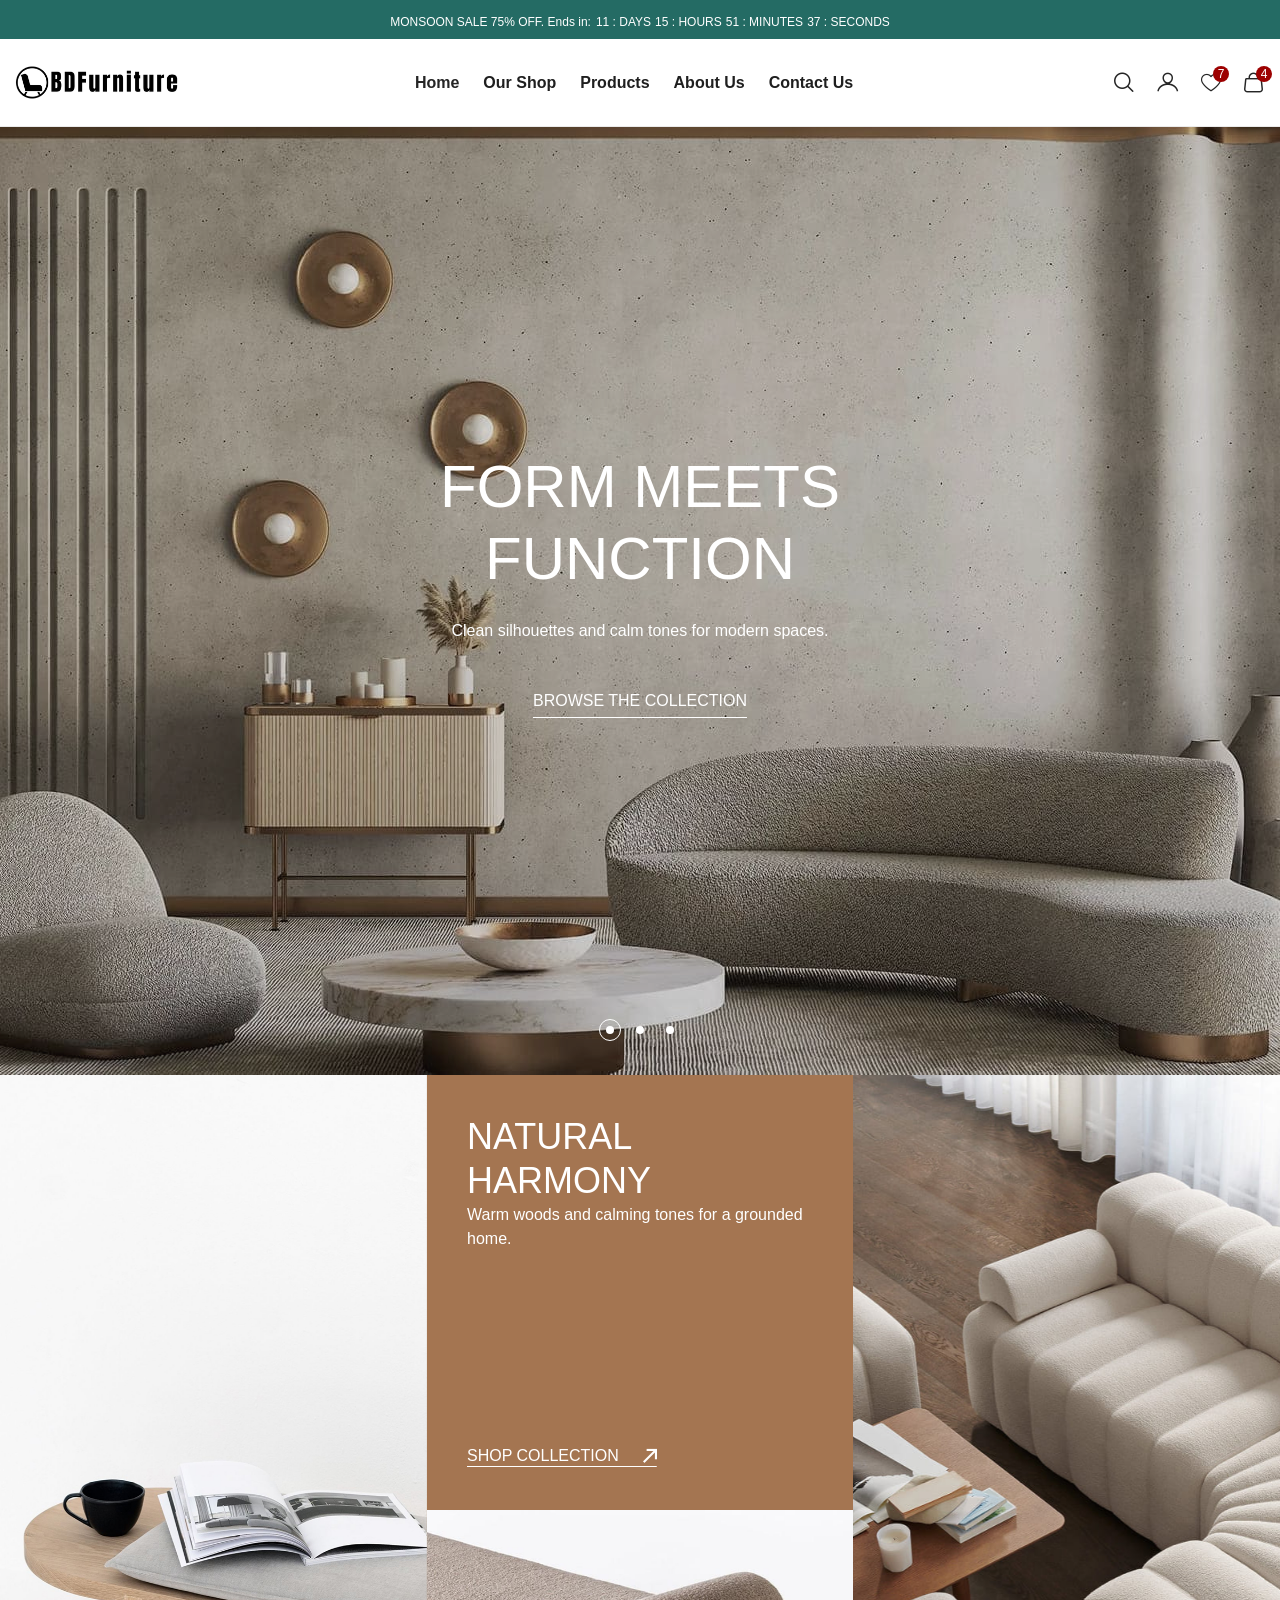
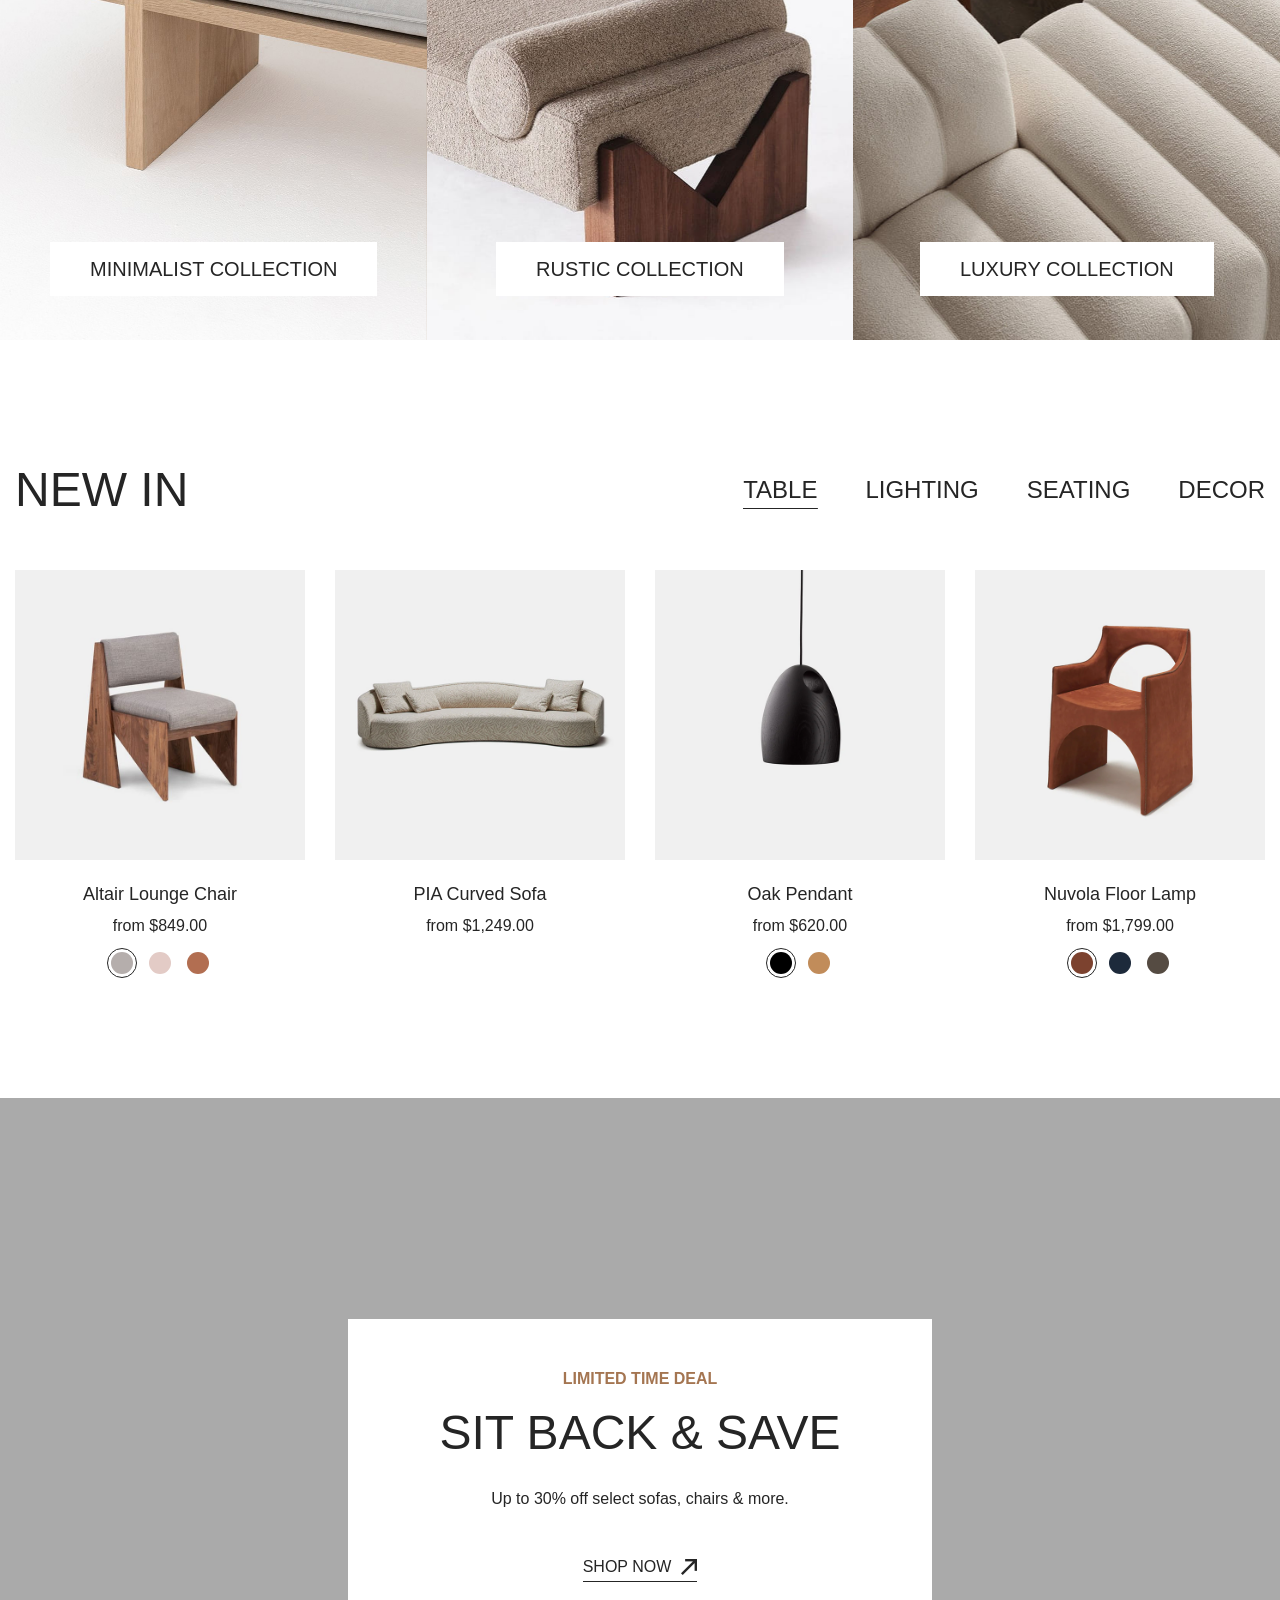
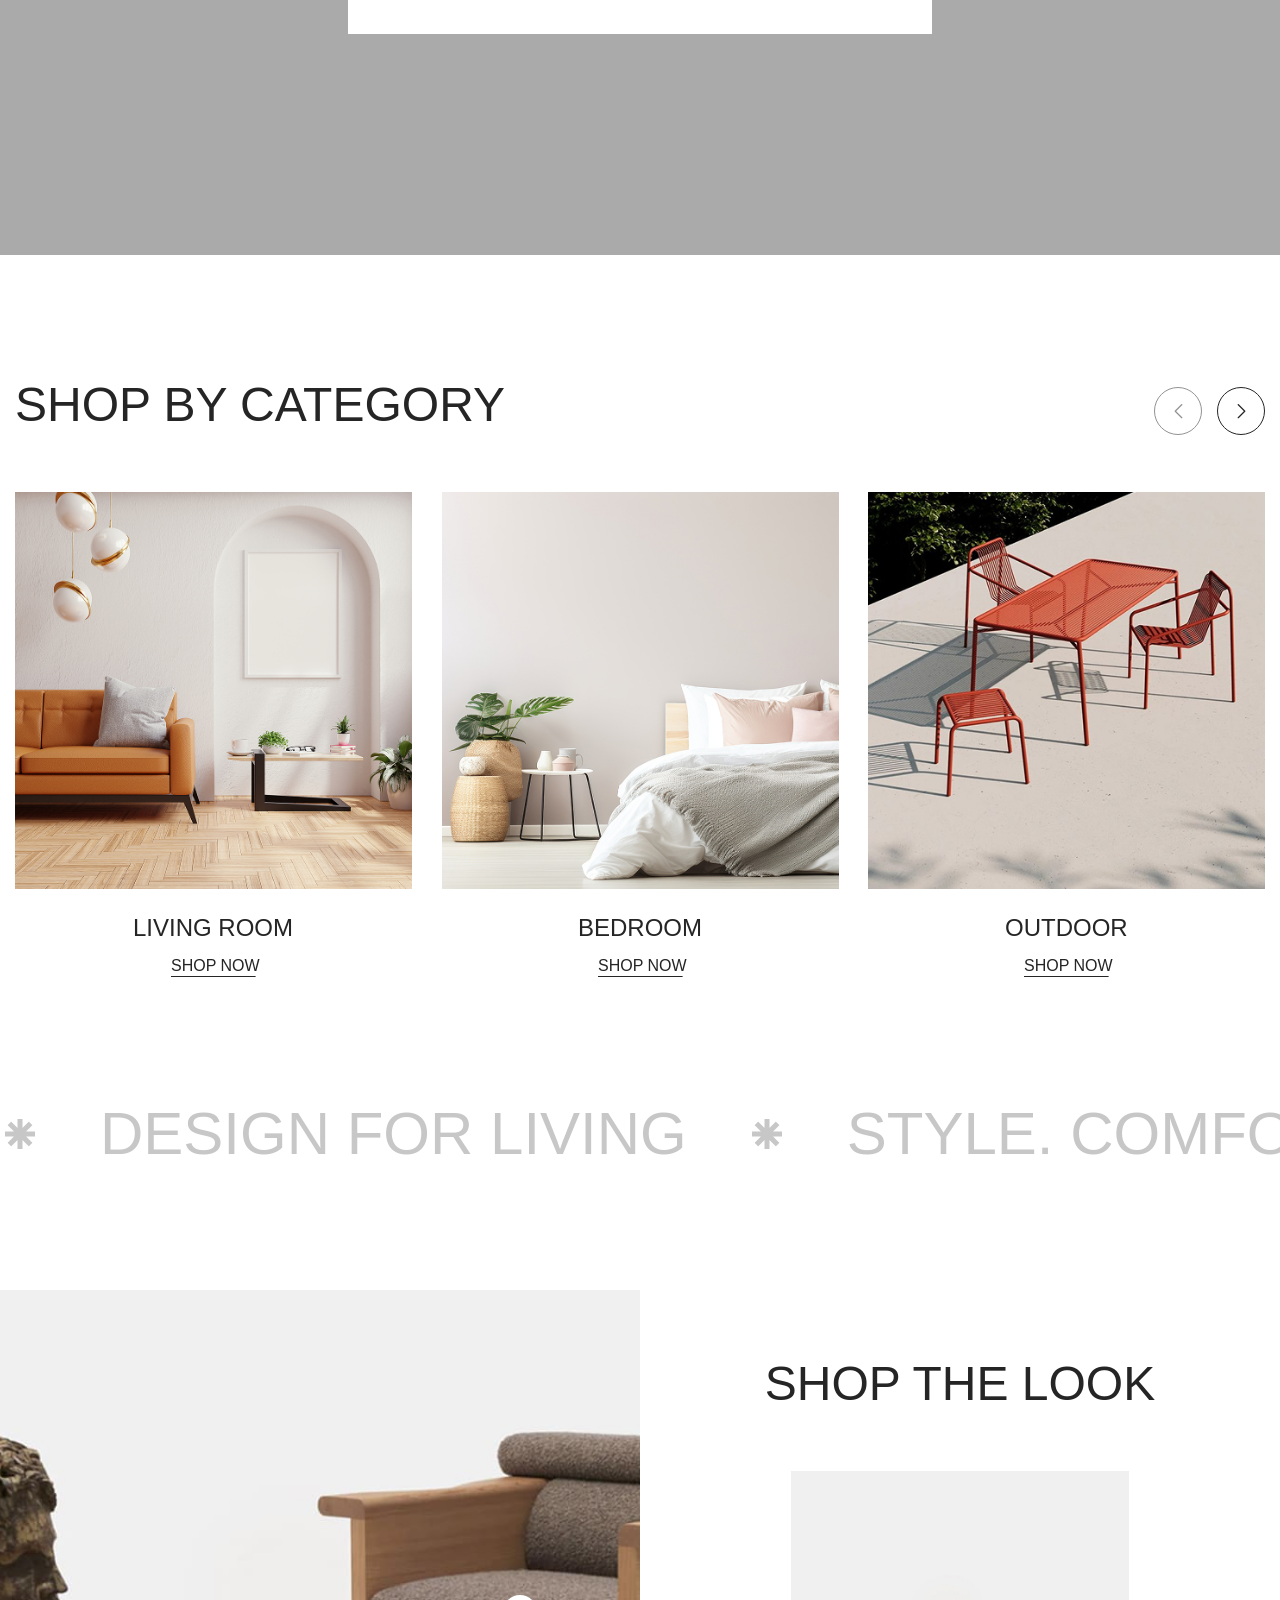
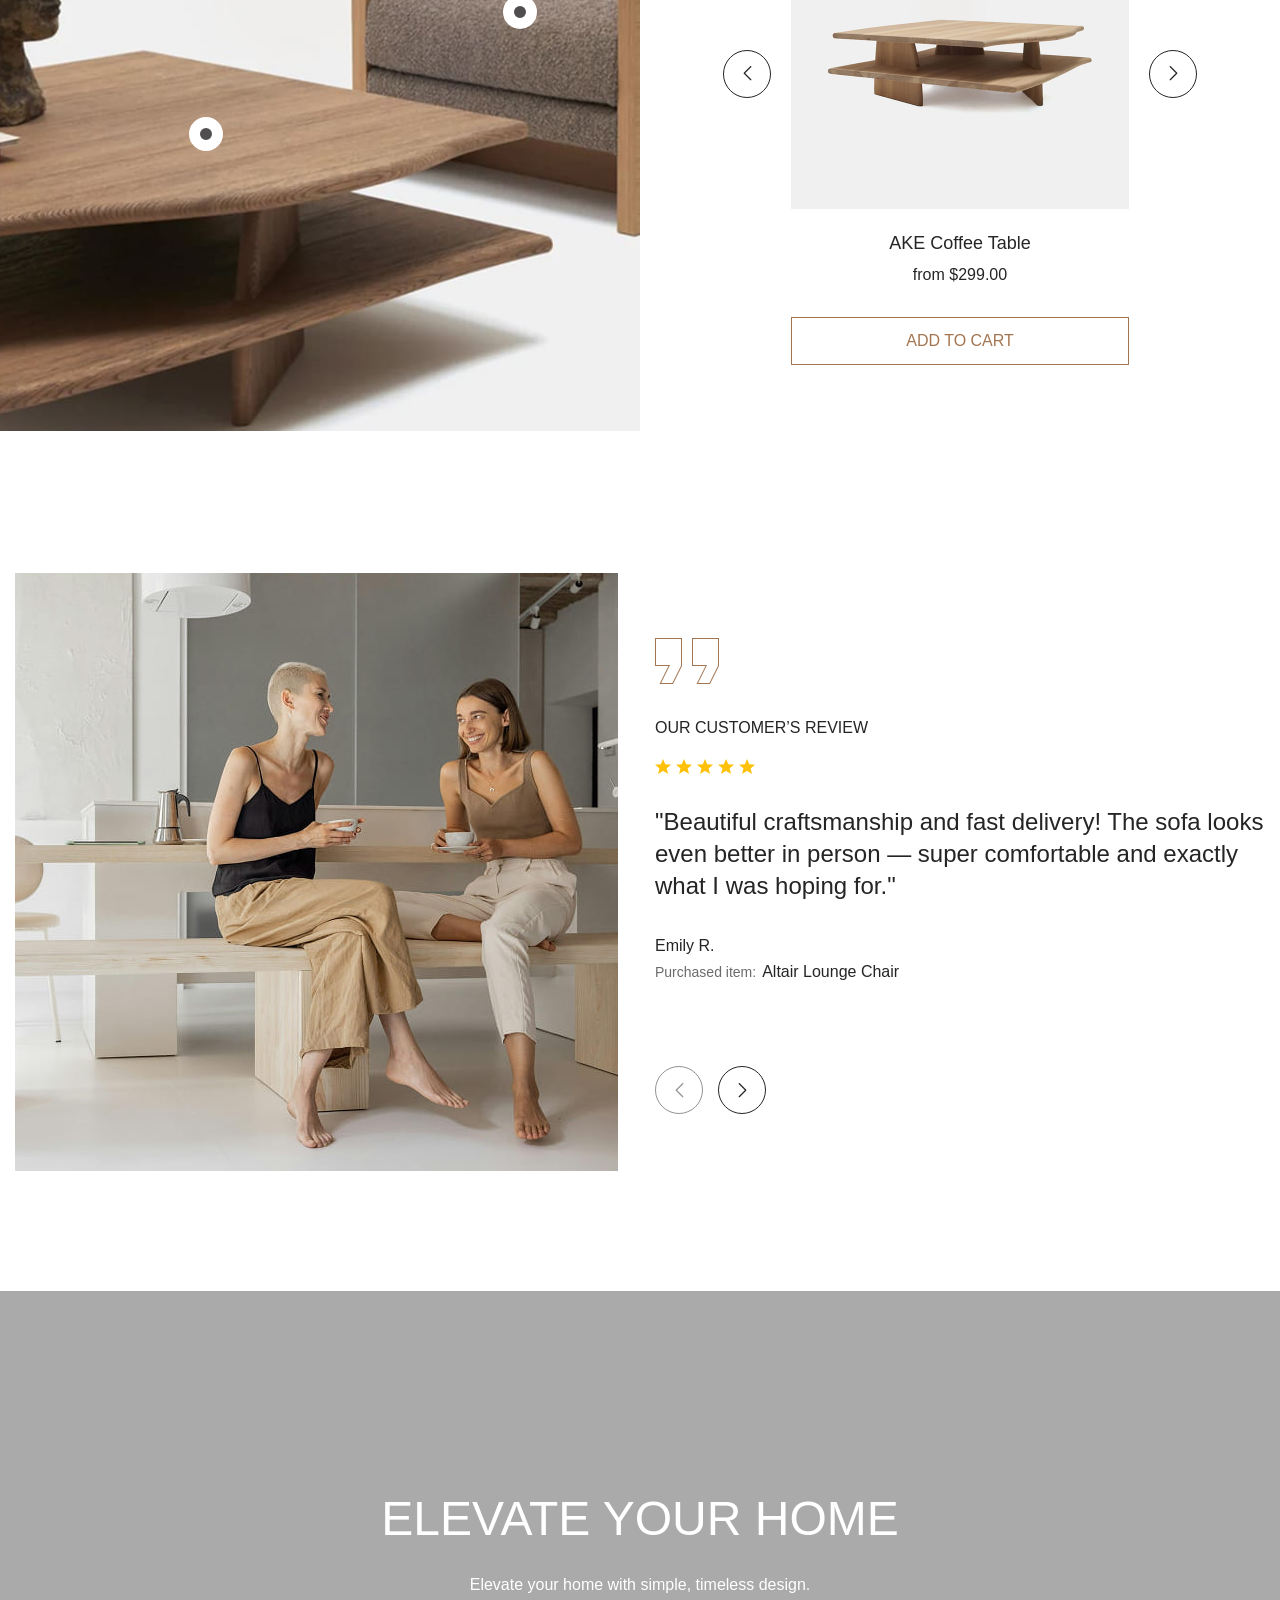
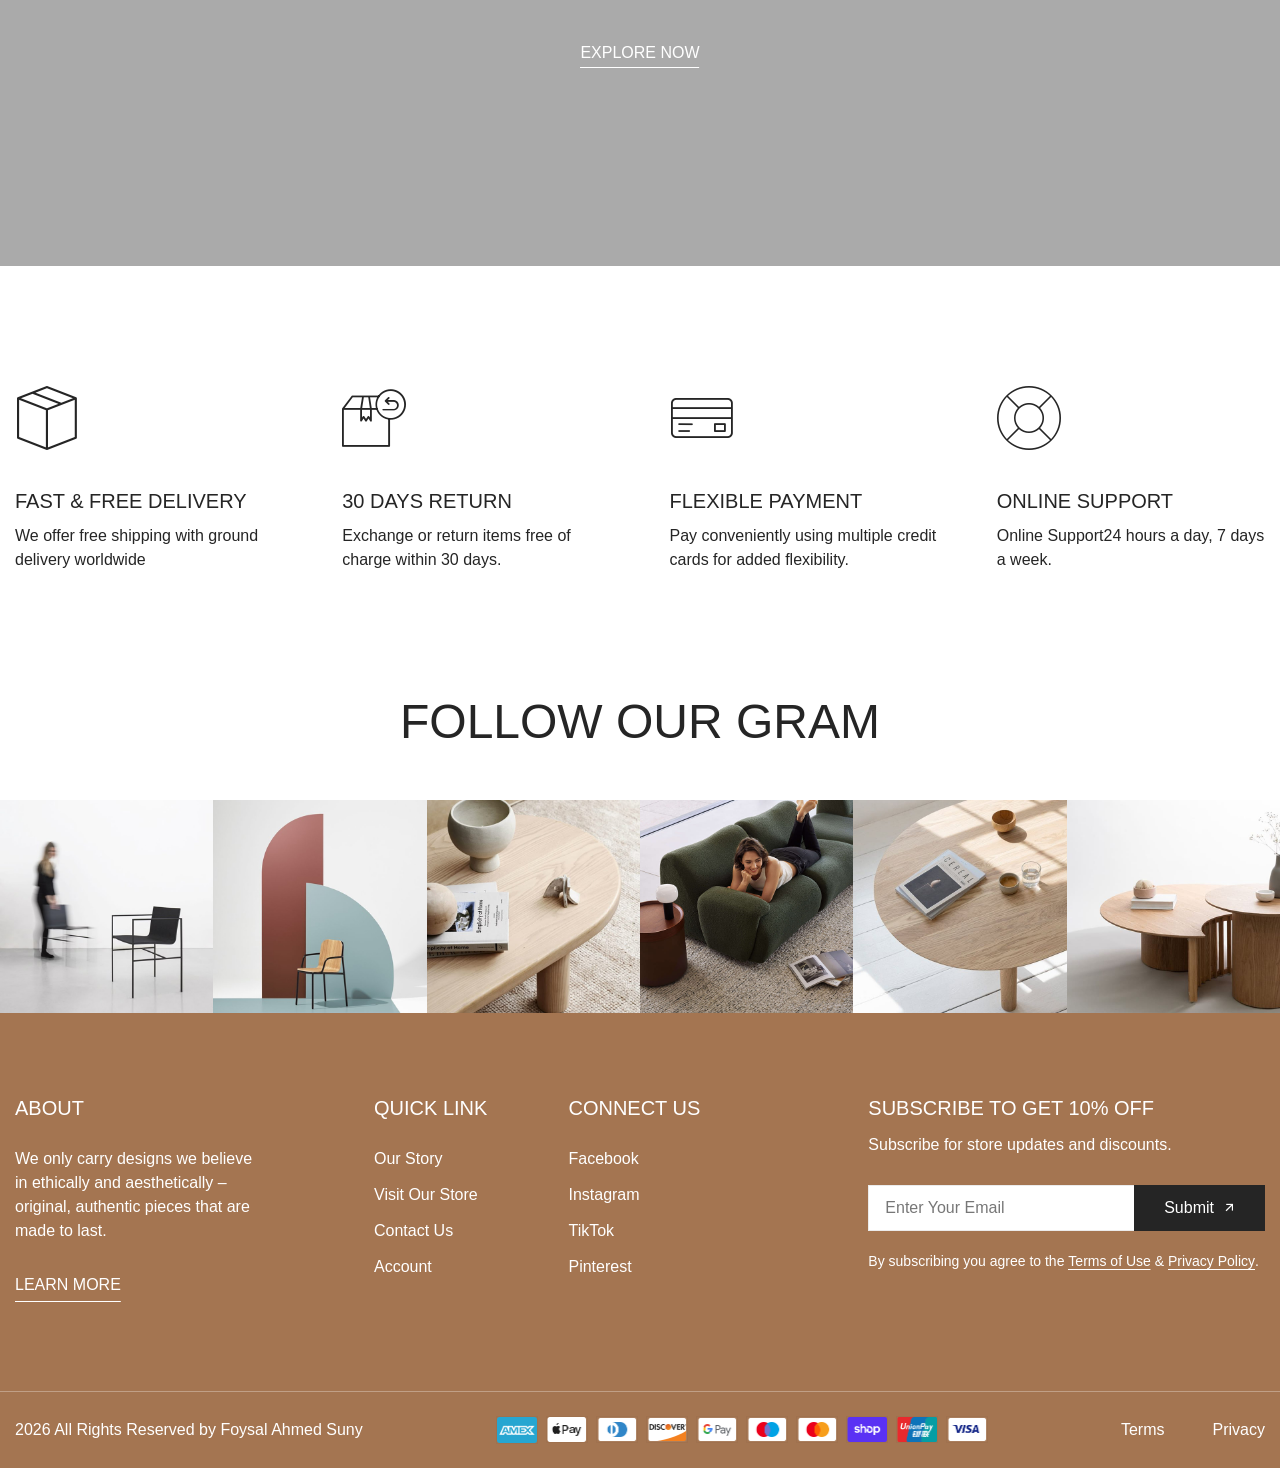
<file: index.html>
<!DOCTYPE html>

<html xmlns="http://www.w3.org/1999/xhtml" xml:lang="en-US" lang="en-US">



<meta http-equiv="content-type" content="text/html;charset=utf-8" />
<head>
    <!-- Basic Page Needs -->
    <meta charset="utf-8">
    <!--[if IE ]><meta http-equiv="X-UA-Compatible" content="IE=edge,chrome=1"/><![endif]-->

    <meta name="author" content="themesflat.com">
    <title>BDfurniture - Modern Furniture</title>
    <meta name="description"
        content="VinFur offers modern, durable furniture from Vietnam — stylish sofas, dining sets, storage, and decor at fair prices with fast delivery.">
    <meta name="keywords"
        content="VinFur, furniture, modern furniture, home decor, sofas, dining sets, storage solutions, affordable furniture, stylish interiors">
    <meta name="viewport" content="width=device-width, initial-scale=1.0">


    <!-- Mobile Specific Metas -->
    <meta name="viewport" content="width=device-width, initial-scale=1, maximum-scale=1">

    <!-- Theme Style -->
    <link rel="stylesheet" type="text/css" href="css/bootstrap.css">
    <link rel="stylesheet" type="text/css" href="css/animate.min.css">
    <link rel="stylesheet" type="text/css" href="css/swiper-bundle.min.css">
    <link rel="stylesheet" type="text/css" href="css/styles.css">


    <!-- Icon -->
    <link rel="stylesheet" type="text/css" href="icons/icomoon/style.css">

    <!-- Favicon and Touch Icons  -->
    <link rel="shortcut icon" href="images/favicon.svg">
    <link rel="apple-touch-icon-precomposed" href="images/favicon.svg">
</head>

<body>
    <!-- wrapper -->
    <div id="wrapper">

        <!-- Scroll Top -->
        <button id="goTop">
            <span class="border-progress"></span>
            <span class="icon icon-caret-up"></span>
        </button>

        <!-- preload -->
        <div class="preload preload-container" id="preload">
            <div class="preload-logo">
                <div class="spinner"></div>
            </div>
        </div>
        <!-- /preload -->

        <!-- .top-bar -->
        <div class="top-bar style-default top-bar-color-1 d-flex align-items-center justify-content-center fw-3">
            <div>MONSOON SALE 75% OFF. Ends in:
                <div class="tf-countdown style-default">
                    <div class="js-countdown" data-timer="1007500" data-labels=" : DAYS, : HOURS, : MINUTES, : SECONDS">
                    </div>
                </div>
            </div>
        </div>
        <!-- End top-bar -->


          <!-- .header -->
        <header class="header  has-currencies header-sticky">
            <div class="tf-container w-1750">
                <div class="header-inner">
                    <a href="index.html" class="site-logo">
                        <img class="logo_header" alt="logo" width="165" height="32" src="images/logo/logo.png">
                    </a>
                    <nav class="main-menu">
                        <ul class="navigation box-nav-menu">
                           <li >     <!-- class="has-child text-menu menu-item"   -->
                                <a style=" font-weight: bold;" href="index.html" class="demo-name">Home</a>
                               <!--  <div class="submenu sub-menu mega-menu mega-home">
                                    <div class="tf-container w-1246">
                                        <div class="row-demo">
                                            <div class="demo-item">
                                                <a href="index.html" class="demo-img">
                                                    <img width="278" height="370" src="images/header/homepage-1.jpg"
                                                        alt="Demo">
                                                </a>
                                                <a href="index.html" class="demo-name">Homepage 1</a>
                                            </div>
                                            <div class="demo-item">
                                                <a href="home02.html" class="demo-img">
                                                    <img width="278" height="370" src="images/header/homepage-2.jpg"
                                                        alt="Demo">
                                                </a>
                                                <a href="home02.html" class="demo-name">Homepage 2</a>
                                            </div>
                                            <div class="demo-item">
                                                <a href="home03.html" class="demo-img">
                                                    <img width="278" height="370" src="images/header/homepage-3.jpg"
                                                        alt="Demo">
                                                </a>
                                                <a href="home03.html" class="demo-name">Homepage 3</a>
                                            </div>
                                            <div class="demo-item">
                                                <a href="home04.html" class="demo-img">
                                                    <img width="278" height="370" src="images/header/homepage-4.jpg"
                                                        alt="Demo">
                                                </a>
                                                <a href="home04.html" class="demo-name">Homepage 4</a>
                                            </div>
                                        </div>
                                    </div>
                                </div> -->
                            </li>
                            </li>
                            <li >
                                <a style=" font-weight: bold;" href="ourshop.html" class="link text-body-default text_heading-color sub-menu_link">Our Shop</a>
                                <!-- <div class="submenu sub-menu mega-menu mega-shop">
                                    <div class="tf-container w-1750">
                                        <div class="wrap-nav-link">
                                            <div class="col-nav-link mega-menu-item">
                                                <div class="h6 fw-5 mb_23 text_black menu-heading">
                                                    Shop Style
                                                </div>
                                                <ul class="sub-menu_list d-grid gap_10">
                                                    <li>
                                                        <a href="shop-style-01.html"
                                                            class="link text-body-default text_heading-color sub-menu_link">Shop
                                                            Default</a>
                                                    </li>
                                                    <li>
                                                        <a href="shop-style-02.html"
                                                            class="link text-body-default text_heading-color sub-menu_link">Shop
                                                            Style 2</a>
                                                    </li>
                                                    <li>
                                                        <a href="shop-style-03.html"
                                                            class="link text-body-default text_heading-color sub-menu_link">Shop
                                                            Style 3</a>
                                                    </li>
                                                    <li>
                                                        <a href="shop-style-04.html"
                                                            class="link text-body-default text_heading-color sub-menu_link">Shop
                                                            Style 4</a>
                                                    </li>
                                                </ul>
                                            </div>
                                            <div class="col-nav-link mega-menu-item">
                                                <div class="h6 fw-5 mb_23 text_black menu-heading">
                                                    Shop Layout
                                                </div>
                                                <ul class="sub-menu_list d-grid gap_10">
                                                    <li>
                                                        <a href="shop-grid-2-columns.html"
                                                            class="link text-body-default text_heading-color sub-menu_link">Grid
                                                            2 Columns</a>
                                                    </li>
                                                    <li>
                                                        <a href="shop-grid-3-columns.html"
                                                            class="link text-body-default text_heading-color sub-menu_link">Grid
                                                            3 Columns</a>
                                                    </li>
                                                    <li>
                                                        <a href="shop-grid-4-columns.html"
                                                            class="link text-body-default text_heading-color sub-menu_link">Grid
                                                            4 Columns</a>
                                                    </li>

                                                </ul>
                                            </div>
                                            <div class="col-nav-link mega-menu-item">
                                                <div class="h6 fw-5 mb_23 text_black menu-heading">
                                                    Shop Feature
                                                </div>
                                                <ul class="sub-menu_list d-grid gap_10">
                                                    <li>
                                                        <a href="shop-pagination.html"
                                                            class="link text-body-default text_heading-color sub-menu_link">Pagination
                                                            Links</a>
                                                    </li>
                                                    <li>
                                                        <a href="shop-load-more-button.html"
                                                            class="link text-body-default text_heading-color sub-menu_link">Load
                                                            More
                                                            Button</a>
                                                    </li>
                                                    <li>
                                                        <a href="shop-infinity-scroll.html"
                                                            class="link text-body-default text_heading-color sub-menu_link">Infinity
                                                            Scroll</a>
                                                    </li>
                                                </ul>
                                            </div>
                                        </div>
                                        <div class="wrap-banner d-flex">
                                            <div class="banner-menu hover-image">
                                                <div class="img-style">
                                                    <img width="396" height="487" loading="lazy" decoding="async"
                                                        src="images/header/banner-2.jpg" alt="banner">
                                                </div>
                                                <div class="content">
                                                    <div class="title d-flex align-items-center gap_10 mb_10">
                                                        <h5 class="text_white">New Season</h5>
                                                    </div>
                                                    <div class="text-caption-1 text_white">
                                                        <a href="shop-style-01.html"
                                                            class=" hover-underline-link  d-flex align-items-center gap_10">SHOP
                                                            NOW <i class="icon-arrow-right-up"></i></a>
                                                    </div>
                                                </div>
                                            </div>
                                            <div class="banner-menu hover-image">
                                                <div class="img-style">
                                                    <img width="396" height="487" loading="lazy" decoding="async"
                                                        src="images/header/banner-3.jpg" alt="banner">
                                                </div>
                                                <div class="content">
                                                    <div class="title d-flex align-items-center gap_10 mb_10">
                                                        <h5 class="text_white">Flash Sale</h5>
                                                        <span class="line"></span>
                                                        <h5 class="text_white">30% OFF</h5>
                                                    </div>
                                                    <div class="text-caption-1 text_white">
                                                        <a href="shop-style-01.html"
                                                            class=" hover-underline-link  d-flex align-items-center gap_10">SHOP
                                                            NOW <i class="icon-arrow-right-up"></i></a>
                                                    </div>
                                                </div>
                                            </div>
                                        </div>
                                    </div>
                                </div> -->
                            </li>
                            <li >
                                <a style=" font-weight: bold;" href="products.html" class="link text-body-default text_heading-color sub-menu_link">Products </a>
                                <!-- <div class="submenu sub-menu mega-menu mega-product ">
                                    <div class="tf-container w-1750">
                                        <div class="wrap-nav-link">
                                            <div class="col-nav-link mega-menu-item">
                                                <div class="h6 fw-5 mb_23 text_black menu-heading">
                                                    Product Style
                                                </div>
                                                <ul class="sub-menu_list d-grid gap_10">
                                                    <li>
                                                        <a href="product-style-01.html"
                                                            class="link text-body-default text_heading-color sub-menu_link">Product
                                                            Style 1
                                                        </a>
                                                    </li>
                                                    <li>
                                                        <a href="product-style-02.html"
                                                            class="link text-body-default text_heading-color sub-menu_link">Product
                                                            Style 2
                                                        </a>
                                                    </li>
                                                    <li>
                                                        <a href="product-style-03.html"
                                                            class="link text-body-default text_heading-color sub-menu_link">Product
                                                            Style 3
                                                        </a>
                                                    </li>
                                                    <li>
                                                        <a href="product-style-04.html"
                                                            class="link text-body-default text_heading-color sub-menu_link">Product
                                                            Style 4<span
                                                                class="tag hot demo-label text-small-2 ">Hot</span>
                                                        </a>
                                                    </li>
                                                    <li>
                                                        <a href="product-style-05.html"
                                                            class="link text-body-default text_heading-color sub-menu_link">Product
                                                            Style 5<span
                                                                class="tag trending demo-label text-small-2 ">Trending</span>
                                                        </a>
                                                    </li>
                                                    <li>
                                                        <a href="product-style-06.html"
                                                            class="link text-body-default text_heading-color sub-menu_link">Product
                                                            Style 6<span
                                                                class="tag trending demo-label text-small-2 ">Trending</span>
                                                        </a>
                                                    </li>
                                                </ul>
                                            </div>
                                            <div class="col-nav-link mega-menu-item">
                                                <div class="h6 fw-5 mb_23 text_black menu-heading">
                                                    Product Description
                                                </div>
                                                <ul class="sub-menu_list d-grid gap_10">
                                                    <li>
                                                        <a href="product-description-side-dropdown.html"
                                                            class="link text-body-default text_heading-color sub-menu_link">Description
                                                            Side
                                                            Dropdown</a>
                                                    </li>
                                                    <li>
                                                        <a href="product-description-side-full-accordion.html"
                                                            class="link text-body-default text_heading-color sub-menu_link">Description
                                                            Full
                                                            Accordions</a>
                                                    </li>
                                                    <li>
                                                        <a href="product-description-side-drawer.html"
                                                            class="link text-body-default text_heading-color sub-menu_link">Description
                                                            Side
                                                            Drawer</a>
                                                    </li>
                                                </ul>
                                            </div>
                                            <div class="col-nav-link mega-menu-item">
                                                <div class="h6 fw-5 mb_23 text_black menu-heading">
                                                    Product Details
                                                </div>
                                                <ul class="sub-menu_list d-grid gap_10">
                                                    <li>
                                                        <a href="product-inner-zoom.html"
                                                            class="link text-body-default text_heading-color sub-menu_link">Product
                                                            Inner
                                                            Zoom</a>
                                                    </li>
                                                    <li>
                                                        <a href="product-inner-circle-zoom.html"
                                                            class="link text-body-default text_heading-color sub-menu_link">Product
                                                            Inner
                                                            Circle Zoom</a>
                                                    </li>
                                                    <li>
                                                        <a href="product-no-zoom.html"
                                                            class="link text-body-default text_heading-color sub-menu_link">Product
                                                            No
                                                            Zoom</a>
                                                    </li>


                                                </ul>
                                            </div>
                                            <div class="col-nav-link mega-menu-item">
                                                <div class="h6 fw-5 mb_23 text_black menu-heading">
                                                    Product Features
                                                </div>
                                                <ul class="sub-menu_list d-grid gap_10">
                                                    <li>
                                                        <a href="product-pickup-available.html"
                                                            class="link text-body-default text_heading-color sub-menu_link">Pickup
                                                            Available</a>
                                                    </li>
                                                    <li>
                                                        <a href="product-swatch-image.html"
                                                            class="link text-body-default text_heading-color sub-menu_link">Swatch
                                                            Image</a>
                                                    </li>
                                                    <li>
                                                        <a href="product-together.html"
                                                            class="link text-body-default text_heading-color sub-menu_link">Buy
                                                            Together<span
                                                                class="tag new demo-label text-small-2 ">New</span></a>
                                                    </li>
                                                    <li>
                                                        <a href="product-volume-discount.html"
                                                            class="link text-body-default text_heading-color sub-menu_link">Volume
                                                            Discount</a>
                                                    </li>
                                                </ul>
                                            </div>
                                        </div>
                                        <div class="wrap-prd d-flex gap_24 mn-none">
                                            <div class="list-ver">
                                                <div class="prd-nav-item hover-image">
                                                    <div class="img-style">
                                                        <img width="240" height="240" loading="lazy" decoding="async"
                                                            src="images/header/prd-nav-1.jpg" alt="product">
                                                        <a href="#quickView" data-bs-toggle="modal"
                                                            class="hover-tooltip tooltip-top box-icon">
                                                            <span class="icon icon-view"></span>
                                                            <span class="tooltip">Quick view</span>
                                                        </a>
                                                    </div>
                                                    <div class="">
                                                        <a href="shop-style-01.html"
                                                            class="h6 link text_heading-color mb_5">
                                                            Cub Chair
                                                        </a>
                                                        <div class="price">
                                                            <span class="text-body-2">$2,499.00</span><span
                                                                class="old-price">$2,899.00</span>
                                                        </div>
                                                    </div>
                                                </div>
                                                <div class="prd-nav-item hover-image">
                                                    <div class="img-style">
                                                        <img width="240" height="240" loading="lazy" decoding="async"
                                                            src="images/header/prd-nav-2.jpg" alt="product">
                                                        <a href="#quickView" data-bs-toggle="modal"
                                                            class="hover-tooltip tooltip-top box-icon">
                                                            <span class="icon icon-view"></span>
                                                            <span class="tooltip">Quick view</span>
                                                        </a>
                                                    </div>
                                                    <div class="">
                                                        <a href="shop-style-01.html"
                                                            class="h6 link  text_heading-color mb_5">
                                                            Virgule Armchair
                                                        </a>
                                                        <div class="price">
                                                            <span class="text-body-2">$2,499.00</span>
                                                        </div>
                                                    </div>
                                                </div>
                                            </div>
                                        </div>
                                    </div>
                                </div> -->
                            </li>
                            <li >
                                <a style=" font-weight: bold;" href="about-us.html" class="link text-body-default text_heading-color sub-menu_link">About Us
                                </a>
                                <!-- <div class="submenu sub-menu mega-menu mega-page">
                                    <div class="wrap-nav-link">
                                        <div class="col-nav-link">
                                            <div class="d-grid gap_10">
                                                <a href="about-us.html"
                                                    class="link text-body-default text_heading-color sub-menu_link">About
                                                    Us</a>
                                                <a href="contact.html"
                                                    class="link text-body-default text_heading-color sub-menu_link">Contact
                                                    Us</a>
                                                <a href="our-store.html"
                                                    class="link text-body-default text_heading-color sub-menu_link">Store
                                                    Location</a>
                                                <a href="my-account.html"
                                                    class="link text-body-default text_heading-color sub-menu_link">My
                                                    Account</a>
                                                <a href="faqs.html"
                                                    class="link text-body-default text_heading-color sub-menu_link">FAQ</a>
                                                <a href="shop-cart.html"
                                                    class="link text-body-default text_heading-color sub-menu_link">Cart
                                                    Drawer</a>
                                                <a href="before-you-leave.html"
                                                    class="link text-body-default text_heading-color sub-menu_link">Before
                                                    You Leave</a>
                                                <a href="product-popup.html"
                                                    class="link text-body-default text_heading-color sub-menu_link">Products
                                                    Popup</a>
                                                <a href="index.html"
                                                    class="link text-body-default text_heading-color sub-menu_link">Newspaper
                                                    Popup</a>
                                                <a href="404.html"
                                                    class="link text-body-default text_heading-color sub-menu_link">404</a>
                                                <a href="#"
                                                    class="link text-body-default text_heading-color sub-menu_link">Coming
                                                    Soon!</a>
                                            </div>
                                        </div>
                                    </div>

                                </div> -->
                            </li>
                            <li >
                                <a style=" font-weight: bold;" href="contact.html" class="link text-body-default text_heading-color sub-menu_link">Contact Us</a>
                                <!-- <div class="submenu sub-menu menu-defaul">

                                    <ul class="sub-menu_list d-grid gap_10">
                                        <li>
                                            <a href="blog-style-1.html"
                                                class="link text-body-default text_heading-color sub-menu_link">Blog
                                                List Style 1</a>
                                        </li>
                                        <li>
                                            <a href="blog-style-2.html"
                                                class="link text-body-default text_heading-color sub-menu_link">Blog
                                                List Style 2</a>
                                        </li>
                                        <li>
                                            <a href="blog-style-3.html"
                                                class="link text-body-default text_heading-color sub-menu_link">Blog
                                                List Style 3</a>
                                        </li>
                                        <li>
                                            <a href="blog-post.html"
                                                class="link text-body-default text_heading-color sub-menu_link">Blog
                                                Post</a>
                                        </li>
                                    </ul>
                                </div> -->
                            </li>
                            <li class="text-menu menu-item">
                                <a href="404-3.html" class="toggle splitting item-link btn-buy-theme">
                                    Contact +880 16*2* 03160!
                                </a>
                            </li>
                        </ul>
                    </nav>
                    <div class="header-right d-flex align-items-center ">
                        <div class="wrap-currencies d-flex gap_14 align-items-center xxl-hide">
                            <div class="tf-currencies">
                                <select class="tf-dropdown-select style-default type-currencies">
                                    <option selected data-thumbnail="images/country/us.png">USD</option>
                                    <option data-thumbnail="images/country/vie.png">VND</option>
                                </select>
                            </div>
                            <div class="tf-languages">
                                <select class="tf-dropdown-select style-default type-languages">
                                    <option>English</option>
                                    <option>العربية</option>
                                    <option>简体中文</option>
                                    <option>اردو</option>
                                </select>
                            </div>
                        </div>
                        <ul class="nav-icon-list">
                            <li class="d-none d-md-flex">
                                <a class="nav-icon-item link" href="#search" data-bs-toggle="modal">
                                    <i class="icon icon-magnifying-glass"></i>
                                </a>
                            </li>
                            <li class="d-none d-lg-flex">
                                <a href="#login" data-bs-toggle="offcanvas" class="nav-icon-item link">
                                    <i class="icon icon-user"></i>
                                </a>
                            </li>
                            <li class="d-none d-sm-flex position-relative">
                                <a class="nav-icon-item link" href="wishlist.html">
                                    <i class="icon icon-heart"></i>
                                </a>
                                <span class="count">7</span>
                            </li>
                            <li class="shop-cart" data-bs-toggle="modal" data-bs-target="#shoppingCart">
                                <a class="nav-icon-item link" href="#shoppingCart" data-bs-toggle="modal">
                                    <i class="icon icon-bag"></i>
                                </a>
                                <span class="count">4</span>
                            </li>
                        </ul>
                        <a href="#mobileMenu" data-bs-toggle="offcanvas" class="mobile-button d-xl-none">
                            <div class="burger">
                                <span></span>
                                <span></span>
                                <span></span>
                            </div>
                        </a>
                    </div>
                </div>
            </div>
        </header>


        <!-- page-title -->
        <div class="hero-banner-v04 sw-layout">
            <div class="swiper slider_effect_fade" data-preview="1" data-tablet="1" data-mobile-sm="1" data-mobile="1"
                data-space-lg="0" data-space-md="0" data-space="0" data-effect="fade" data-autoplay="true">
                <div class="swiper-wrapper">
                    <div class="swiper-slide">
                        <div class="thumb">
                            <img class="img-cover" width="1920" height="858" loading="eager"
                                src="images/sections/hero-banner-4.jpg" alt="hero-banner">
                        </div>
                        <div class="content">
                            <div class="tf-container">
                                <div class="content-inner text-center">
                                    <h1 class=" title text_white text-uppercase mb_24 fade-item fade-item-1">Form Meets
                                        <br class="md-hide">
                                        Function
                                    </h1>
                                    <p class="text_white desc mb_40 fade-item fade-item-2">Clean silhouettes and calm
                                        tones for modern spaces.
                                    </p>
                                    <a href="shop-style-01.html"
                                        class="btn_link hover-underline-link text_white text-body-default fw-5 text-uppercase fade-item fade-item-3">
                                        Browse The Collection
                                    </a>
                                </div>
                            </div>
                        </div>
                    </div>
                    <div class="swiper-slide">
                        <div class="thumb">
                            <img class="img-cover" width="1920" height="858" loading="eager"
                                src="images/sections/hero-banner-3.jpg" alt="hero-banner">
                        </div>
                        <div class="content">
                            <div class="tf-container">
                                <div class="content-inner text-center">
                                    <h1 class=" title text_white text-uppercase mb_24 fade-item fade-item-1">Form Meets
                                        <br class="md-hide">
                                        Function
                                    </h1>
                                    <p class="text_white desc mb_40 fade-item fade-item-2">Clean silhouettes and calm
                                        tones for modern spaces.
                                    </p>
                                    <a href="shop-style-01.html"
                                        class="btn_link hover-underline-link text_white text-body-default fade-item fade-item-3">
                                        Browse The Collection
                                    </a>
                                </div>
                            </div>
                        </div>
                    </div>
                    <div class="swiper-slide">
                        <div class="thumb">
                            <img class="img-cover" width="1920" height="858" loading="eager"
                                src="images/sections/hero-banner-6.jpg" alt="hero-banner">
                        </div>
                        <div class="content">
                            <div class="tf-container">
                                <div class="content-inner text-center">
                                    <h1 class=" title text_white text-uppercase mb_24 fade-item fade-item-1">Form Meets
                                        <br class="md-hide">
                                        Function
                                    </h1>
                                    <p class="text_white desc mb_40 fade-item fade-item-2">Clean silhouettes and calm
                                        tones for modern spaces.
                                    </p>
                                    <a href="shop-style-01.html"
                                        class="btn_link hover-underline-link text_white text-body-default fade-item fade-item-3">
                                        Browse The Collection
                                    </a>
                                </div>
                            </div>
                        </div>
                    </div>

                </div>
                <div class="sw-dots sw-pagination-layout style-border text-center mt_24">
                </div>
            </div>


        </div>
        <!-- /page-title -->

        <!-- main-content -->
        <div class="main-content">

            <!-- s-colection -->
            <div class="s-colection-v03">
                <div class="tf-grid-layout lg-col-3 gap-0">
                    <div class="colection-item style-2 hover-image">
                        <div class="img-style h-full">
                            <img class="img-cover" width="640" height="1080" loading="lazy" decoding="async"
                                src="images/collection/collection-item-7.jpg" alt="collection">
                        </div>
                        <a href="shop-style-01.html"
                            class="tf-btn btn-px-40 btn-h-54 text-uppercase btn-bg-white animate-btn animate-dark">
                            <span class="h5"> minimalist COLLECTION</span>
                        </a>
                    </div>
                    <div class="colection-item style-2 hover-image">
                        <div class="content">
                            <div>
                                <div class="h3 text-uppercase text_white mb_17"><a href="shop-style-01.html"
                                        class="hover-line-text">Natural
                                        Harmony</a></div>
                                <p class="text_white">Warm woods and calming tones for a grounded home.</p>
                            </div>
                            <a href="shop-style-01.html"
                                class="hover-underline-link d-flex align-items-center text-body-default text_white">
                                SHOP COLLECTION
                                <i class="icon-arrow-right-up-3"></i>
                            </a>
                        </div>
                        <div class="img-style">
                            <img class=" img-cover" width="640" height="1080" loading="lazy" decoding="async"
                                src="images/collection/collection-item-8.jpg" alt="collection">
                        </div>
                        <a href="shop-style-01.html"
                            class="tf-btn btn-px-40 btn-h-54 text-uppercase btn-bg-white animate-btn animate-dark"><span
                                class="h5"> Rustic COLLECTION</span></a>
                    </div>
                    <div class="colection-item style-2 hover-image">
                        <div class="img-style h-full">
                            <img class="img-cover" width="640" height="1080" loading="lazy" decoding="async"
                                src="images/collection/collection-item-9.jpg" alt="collection">
                        </div>
                        <a href="shop-style-01.html"
                            class="tf-btn btn-px-40 btn-h-54 text-uppercase btn-bg-white animate-btn animate-dark"><span
                                class="h5"> Luxury COLLECTION</span></a>
                    </div>
                </div>
            </div>
            <!-- /s-colection -->


            <!-- Product Main -->
            <section class="s-product-main  tf-container tf-spacing-1 flat-animate-tab wow fadeInUp">
                <div
                    class="heading-seciton text-center mb_50 d-flex justify-content-center justify-content-md-between flex-md-row flex-column align-items-sm-center gap_10 ">
                    <h2 class="text-uppercase">new in</h2>
                    <ul class="tab-product_list menu-tab-2" role="tablist">
                        <li class="nav-tab-item" role="presentation">
                            <a href="#table" data-bs-toggle="tab"
                                class="tf-btn-line h4 text-uppercase tf-btn-tab active">table
                            </a>
                        </li>
                        <li class="nav-tab-item" role="presentation">
                            <a href="#lighting" data-bs-toggle="tab"
                                class="tf-btn-line h4 text-uppercase tf-btn-tab">Lighting
                            </a>
                        </li>
                        <li class="nav-tab-item" role="presentation">
                            <a href="#seating" data-bs-toggle="tab"
                                class="tf-btn-line h4 text-uppercase tf-btn-tab">seating
                            </a>
                        </li>
                        <li class="nav-tab-item" role="presentation">
                            <a href="#decor" data-bs-toggle="tab" class="tf-btn-line h4 text-uppercase tf-btn-tab">decor
                            </a>
                        </li>
                    </ul>
                </div>


                <div class="tab-content">


                    <div class="tab-pane active show" id="table" role="tabpanel">
                        <div class="position-relative sw-layout">
                            <div class="swiper" data-preview="4" data-tablet="3" data-mobile-sm="2" data-mobile="2"
                                data-space-lg="30" data-space-md="20" data-space="15" data-pagination="2"
                                data-pagination-md="2" data-pagination-lg="2">
                                <div class="swiper-wrapper">

                                    <!-- ① Altair Lounge Chair -->
                                    <div class="swiper-slide">
                                        <div class="card-product has-price-default">
                                            <div class="card-product_wrapper">
                                                <a href="product-style-01.html" class="product-img">
                                                    <img class="img-product" width="338" height="338" loading="lazy"
                                                        decoding="async" src="images/products/prd-related-1.jpg"
                                                        alt="Product">
                                                    <img class="img-hover" width="338" height="338" loading="lazy"
                                                        decoding="async" src="images/products/prd-related-1-1.jpg"
                                                        alt="Product">
                                                </a>
                                                <ul class="product-action_list">
                                                    <li><a href="#quickAdd" class="hover-tooltip tooltip-left box-icon"
                                                            data-bs-toggle="modal"><span
                                                                class="icon icon-shopping-cart-simple"></span><span
                                                                class="tooltip">Quick Add</span></a></li>
                                                    <li class="wishlist"><a href="javascript:void(0);"
                                                            class="hover-tooltip tooltip-left box-icon"><span
                                                                class="icon icon-heart"></span><span class="tooltip">Add
                                                                to Wishlist</span></a></li>
                                                    <li class="compare"><a href="#compare" data-bs-toggle="modal"
                                                            aria-controls="compare"
                                                            class="hover-tooltip tooltip-left box-icon"><span
                                                                class="icon icon-compare"></span><span
                                                                class="tooltip">Compare</span></a></li>
                                                    <li><a href="#quickView" data-bs-toggle="modal"
                                                            class="hover-tooltip tooltip-left box-icon"><span
                                                                class="icon icon-view"></span><span
                                                                class="tooltip">Quick view</span></a></li>
                                                </ul>
                                            </div>
                                            <div class="card-product_info">
                                                <a href="product-style-01.html" class="name-product h6 link">Altair
                                                    Lounge Chair</a>
                                                <div class="wrap-price">
                                                    <div class="price-wrap text-body-default fw-5">from <span
                                                            class="price-new">$849.00</span></div>
                                                </div>
                                                <ul class="product-color_list justify-content-center">
                                                    <li
                                                        class="product-color-item color-swatch hover-tooltip tooltip-bot sz-large active">
                                                        <span class="tooltip color-filter">Gray</span><span
                                                            class="swatch-value bg-warmgray"></span><img width="338"
                                                            height="338" loading="lazy" decoding="async"
                                                            src="images/products/prd-related-1.jpg" alt="Product">
                                                    </li>
                                                    <li
                                                        class="product-color-item color-swatch hover-tooltip tooltip-bot sz-large">
                                                        <span class="tooltip color-filter">Rose</span><span
                                                            class="swatch-value bg-palerose"></span><img width="338"
                                                            height="338" loading="lazy" decoding="async"
                                                            src="images/products/prd-related-1-3.jpg" alt="Product">
                                                    </li>
                                                    <li
                                                        class="product-color-item color-swatch hover-tooltip tooltip-bot sz-large">
                                                        <span class="tooltip color-filter">Brown</span><span
                                                            class="swatch-value bg-rustybrown"></span><img width="338"
                                                            height="338" loading="lazy" decoding="async"
                                                            src="images/products/prd-related-1-4.jpg" alt="Product">
                                                    </li>
                                                </ul>
                                            </div>
                                        </div>
                                    </div>

                                    <!-- ② PIA Curved Sofa -->
                                    <div class="swiper-slide">
                                        <div class="card-product has-price-default">
                                            <div class="card-product_wrapper">
                                                <a href="product-style-01.html" class="product-img">
                                                    <img class="img-product" width="338" height="338" loading="lazy"
                                                        decoding="async" src="images/products/prd-related-2.jpg"
                                                        alt="Product">
                                                    <img class="img-hover" width="338" height="338" loading="lazy"
                                                        decoding="async" src="images/products/prd-related-2-1.jpg"
                                                        alt="Product">
                                                </a>
                                                <ul class="product-action_list">
                                                    <li><a href="#shoppingCart"
                                                            class="hover-tooltip tooltip-left box-icon"
                                                            data-bs-toggle="modal"><span
                                                                class="icon icon-shopping-cart-simple"></span><span
                                                                class="tooltip">Add To Cart</span></a></li>
                                                    <li class="wishlist"><a href="javascript:void(0);"
                                                            class="hover-tooltip tooltip-left box-icon"><span
                                                                class="icon icon-heart"></span><span class="tooltip">Add
                                                                to Wishlist</span></a></li>
                                                    <li class="compare"><a href="#compare" data-bs-toggle="modal"
                                                            aria-controls="compare"
                                                            class="hover-tooltip tooltip-left box-icon"><span
                                                                class="icon icon-compare"></span><span
                                                                class="tooltip">Compare</span></a></li>
                                                    <li><a href="#quickView" data-bs-toggle="modal"
                                                            class="hover-tooltip tooltip-left box-icon"><span
                                                                class="icon icon-view"></span><span
                                                                class="tooltip">Quick view</span></a></li>
                                                </ul>
                                            </div>
                                            <div class="card-product_info">
                                                <a href="product-style-01.html" class="name-product h6 link">PIA Curved
                                                    Sofa</a>
                                                <div class="price-wrap text-body-default fw-5">from <span
                                                        class="price-new">$1,249.00</span></div>
                                            </div>
                                        </div>
                                    </div>

                                    <!-- ③ Oak Pendant -->
                                    <div class="swiper-slide">
                                        <div class="card-product has-price-default">
                                            <div class="card-product_wrapper">
                                                <a href="product-style-01.html" class="product-img">
                                                    <img class="img-product" width="338" height="338" loading="lazy"
                                                        decoding="async" src="images/products/prd-related-3.jpg"
                                                        alt="Product">
                                                    <img class="img-hover" width="338" height="338" loading="lazy"
                                                        decoding="async" src="images/products/prd-related-3.jpg"
                                                        alt="Product">
                                                </a>
                                                <ul class="product-action_list">
                                                    <li><a href="#quickAdd" class="hover-tooltip tooltip-left box-icon"
                                                            data-bs-toggle="modal"><span
                                                                class="icon icon-shopping-cart-simple"></span><span
                                                                class="tooltip">Quick Add</span></a></li>
                                                    <li class="wishlist"><a href="javascript:void(0);"
                                                            class="hover-tooltip tooltip-left box-icon"><span
                                                                class="icon icon-heart"></span><span class="tooltip">Add
                                                                to Wishlist</span></a></li>
                                                    <li class="compare"><a href="#compare" data-bs-toggle="modal"
                                                            aria-controls="compare"
                                                            class="hover-tooltip tooltip-left box-icon"><span
                                                                class="icon icon-compare"></span><span
                                                                class="tooltip">Compare</span></a></li>
                                                    <li><a href="#quickView" data-bs-toggle="modal"
                                                            class="hover-tooltip tooltip-left box-icon"><span
                                                                class="icon icon-view"></span><span
                                                                class="tooltip">Quick view</span></a></li>
                                                </ul>
                                            </div>
                                            <div class="card-product_info">
                                                <a href="product-style-01.html" class="name-product h6 link">Oak
                                                    Pendant</a>
                                                <div class="price-wrap text-body-default fw-5">from <span
                                                        class="price-new">$620.00</span></div>
                                                <ul class="product-color_list justify-content-center">
                                                    <li
                                                        class="product-color-item color-swatch hover-tooltip tooltip-bot sz-large active">
                                                        <span class="tooltip color-filter">Black</span><span
                                                            class="swatch-value bg-black"></span><img width="338"
                                                            height="338" loading="lazy" decoding="async"
                                                            src="images/products/prd-related-3.jpg" alt="Product">
                                                    </li>
                                                    <li
                                                        class="product-color-item color-swatch hover-tooltip tooltip-bot sz-large">
                                                        <span class="tooltip color-filter">Brown</span><span
                                                            class="swatch-value bg-caramelbrown"></span><img width="338"
                                                            height="338" loading="lazy" decoding="async"
                                                            src="images/products/prd-related-3-1.jpg" alt="Product">
                                                    </li>
                                                </ul>
                                            </div>
                                        </div>
                                    </div>

                                    <!-- ④ Nuvola Floor Lamp -->
                                    <div class="swiper-slide">
                                        <div class="card-product has-price-default">
                                            <div class="card-product_wrapper">
                                                <a href="product-style-01.html" class="product-img">
                                                    <img class="img-product" width="338" height="338" loading="lazy"
                                                        decoding="async" src="images/products/prd-related-4.jpg"
                                                        alt="Product">
                                                    <img class="img-hover" width="338" height="338" loading="lazy"
                                                        decoding="async" src="images/products/prd-related-4-1.jpg"
                                                        alt="Product">
                                                </a>
                                                <ul class="product-action_list">
                                                    <li><a href="#quickAdd" class="hover-tooltip tooltip-left box-icon"
                                                            data-bs-toggle="modal"><span
                                                                class="icon icon-shopping-cart-simple"></span><span
                                                                class="tooltip">Quick Add</span></a></li>
                                                    <li class="wishlist"><a href="javascript:void(0);"
                                                            class="hover-tooltip tooltip-left box-icon"><span
                                                                class="icon icon-heart"></span><span class="tooltip">Add
                                                                to Wishlist</span></a></li>
                                                    <li class="compare"><a href="#compare" data-bs-toggle="modal"
                                                            aria-controls="compare"
                                                            class="hover-tooltip tooltip-left box-icon"><span
                                                                class="icon icon-compare"></span><span
                                                                class="tooltip">Compare</span></a></li>
                                                    <li><a href="#quickView" data-bs-toggle="modal"
                                                            class="hover-tooltip tooltip-left box-icon"><span
                                                                class="icon icon-view"></span><span
                                                                class="tooltip">Quick view</span></a></li>
                                                </ul>
                                            </div>
                                            <div class="card-product_info">
                                                <a href="product-style-01.html" class="name-product h6 link">Nuvola
                                                    Floor Lamp</a>
                                                <div class="price-wrap text-body-default fw-5">from <span
                                                        class="price-new">$1,799.00</span></div>
                                                <ul class="product-color_list justify-content-center">
                                                    <li
                                                        class="product-color-item color-swatch hover-tooltip tooltip-bot sz-large active">
                                                        <span class="tooltip color-filter">Brown</span><span
                                                            class="swatch-value bg-chestnutbrown"></span><img
                                                            width="338" height="338" loading="lazy" decoding="async"
                                                            src="images/products/prd-related-4.jpg" alt="Product">
                                                    </li>
                                                    <li
                                                        class="product-color-item color-swatch hover-tooltip tooltip-bot sz-large">
                                                        <span class="tooltip color-filter">Blue</span><span
                                                            class="swatch-value bg-midnightblue"></span><img width="338"
                                                            height="338" loading="lazy" decoding="async"
                                                            src="images/products/prd-related-4-2.jpg" alt="Product">
                                                    </li>
                                                    <li
                                                        class="product-color-item color-swatch hover-tooltip tooltip-bot sz-large">
                                                        <span class="tooltip color-filter">Gray</span><span
                                                            class="swatch-value bg-mochagray"></span><img width="338"
                                                            height="338" loading="lazy" decoding="async"
                                                            src="images/products/prd-related-4-3.jpg" alt="Product">
                                                    </li>
                                                </ul>
                                            </div>
                                        </div>
                                    </div>

                                    <!-- ⑤ Core Chair -->
                                    <div class="swiper-slide">
                                        <div class="card-product has-price-default">
                                            <div class="card-product_wrapper">
                                                <a href="product-style-01.html" class="product-img">
                                                    <img class="img-product" width="338" height="338" loading="lazy"
                                                        decoding="async" src="images/products/product-1.jpg"
                                                        alt="Product">
                                                    <img class="img-hover" width="338" height="338" loading="lazy"
                                                        decoding="async" src="images/products/product-1-1.jpg"
                                                        alt="Product">
                                                </a>
                                                <ul class="product-action_list">
                                                    <li><a href="#shoppingCart"
                                                            class="hover-tooltip tooltip-left box-icon"
                                                            data-bs-toggle="modal"><span
                                                                class="icon icon-shopping-cart-simple"></span><span
                                                                class="tooltip">Add To Cart</span></a></li>
                                                    <li class="wishlist"><a href="javascript:void(0);"
                                                            class="hover-tooltip tooltip-left box-icon"><span
                                                                class="icon icon-heart"></span><span class="tooltip">Add
                                                                to Wishlist</span></a></li>
                                                    <li class="compare"><a href="#compare" data-bs-toggle="modal"
                                                            aria-controls="compare"
                                                            class="hover-tooltip tooltip-left box-icon"><span
                                                                class="icon icon-compare"></span><span
                                                                class="tooltip">Compare</span></a></li>
                                                    <li><a href="#quickView" data-bs-toggle="modal"
                                                            class="hover-tooltip tooltip-left box-icon"><span
                                                                class="icon icon-view"></span><span
                                                                class="tooltip">Quick view</span></a></li>
                                                </ul>
                                            </div>
                                            <div class="card-product_info">
                                                <a href="product-style-01.html" class="name-product h6 link">Core
                                                    Chair</a>
                                                <div class="price-wrap text-body-default fw-5">from <span
                                                        class="price-new">$990.00</span></div>
                                            </div>
                                        </div>
                                    </div>

                                    <!-- ⑥ Phase Pendant Lamp -->
                                    <div class="swiper-slide">
                                        <div class="card-product has-price-default">
                                            <div class="card-product_wrapper">
                                                <a href="product-style-01.html" class="product-img">
                                                    <img class="img-product" width="338" height="338" loading="lazy"
                                                        decoding="async" src="images/products/product-11.jpg"
                                                        alt="Product">
                                                    <img class="img-hover" width="338" height="338" loading="lazy"
                                                        decoding="async" src="images/products/product-11-1.jpg"
                                                        alt="Product">
                                                </a>
                                                <ul class="product-action_list">
                                                    <li><a href="#shoppingCart"
                                                            class="hover-tooltip tooltip-left box-icon"
                                                            data-bs-toggle="modal"><span
                                                                class="icon icon-shopping-cart-simple"></span><span
                                                                class="tooltip">Add To Cart</span></a></li>
                                                    <li class="wishlist"><a href="javascript:void(0);"
                                                            class="hover-tooltip tooltip-left box-icon"><span
                                                                class="icon icon-heart"></span><span class="tooltip">Add
                                                                to Wishlist</span></a></li>
                                                    <li class="compare"><a href="#compare" data-bs-toggle="modal"
                                                            aria-controls="compare"
                                                            class="hover-tooltip tooltip-left box-icon"><span
                                                                class="icon icon-compare"></span><span
                                                                class="tooltip">Compare</span></a></li>
                                                    <li><a href="#quickView" data-bs-toggle="modal"
                                                            class="hover-tooltip tooltip-left box-icon"><span
                                                                class="icon icon-view"></span><span
                                                                class="tooltip">Quick view</span></a></li>
                                                </ul>
                                            </div>
                                            <div class="card-product_info">
                                                <a href="product-style-01.html" class="name-product h6 link">Phase
                                                    Pendant Lamp</a>
                                                <div class="price-wrap text-body-default fw-5">from <span
                                                        class="price-new">$1,299.00</span></div>
                                            </div>
                                        </div>
                                    </div>

                                </div>
                                <div class="sw-dots sw-pagination-layout text-center mt_24 d-lg-none"></div>
                            </div>
                            <div class="wrap-sw-button">
                                <div class="sw-button style-default nav-prev-layout"><i class="icon-caret-left"></i>
                                </div>
                                <div class="sw-button style-default nav-next-layout"><i class="icon-caret-right"></i>
                                </div>
                            </div>
                        </div>
                    </div>

                    <div class="tab-pane" id="lighting" role="tabpanel">
                        <div class="position-relative sw-layout">
                            <div class="swiper" data-preview="4" data-tablet="3" data-mobile-sm="2" data-mobile="2"
                                data-space-lg="30" data-space-md="20" data-space="15" data-pagination="2"
                                data-pagination-md="2" data-pagination-lg="2">
                                <div class="swiper-wrapper">

                                    <!-- ③ Oak Pendant (1st) -->
                                    <div class="swiper-slide">
                                        <div class="card-product has-price-default">
                                            <div class="card-product_wrapper">
                                                <a href="product-style-01.html" class="product-img">
                                                    <img class="img-product" width="338" height="338" loading="lazy"
                                                        decoding="async" src="images/products/prd-related-3.jpg"
                                                        alt="Product">
                                                    <img class="img-hover" width="338" height="338" loading="lazy"
                                                        decoding="async" src="images/products/prd-related-3.jpg"
                                                        alt="Product">
                                                </a>
                                                <ul class="product-action_list">
                                                    <li><a href="#quickAdd" class="hover-tooltip tooltip-left box-icon"
                                                            data-bs-toggle="modal"><span
                                                                class="icon icon-shopping-cart-simple"></span><span
                                                                class="tooltip">Quick Add</span></a></li>
                                                    <li class="wishlist"><a href="javascript:void(0);"
                                                            class="hover-tooltip tooltip-left box-icon"><span
                                                                class="icon icon-heart"></span><span class="tooltip">Add
                                                                to Wishlist</span></a></li>
                                                    <li class="compare"><a href="#compare" data-bs-toggle="modal"
                                                            aria-controls="compare"
                                                            class="hover-tooltip tooltip-left box-icon"><span
                                                                class="icon icon-compare"></span><span
                                                                class="tooltip">Compare</span></a></li>
                                                    <li><a href="#quickView" data-bs-toggle="modal"
                                                            class="hover-tooltip tooltip-left box-icon"><span
                                                                class="icon icon-view"></span><span
                                                                class="tooltip">Quick view</span></a></li>
                                                </ul>
                                            </div>
                                            <div class="card-product_info">
                                                <a href="product-style-01.html" class="name-product h6 link">Oak
                                                    Pendant</a>
                                                <div class="price-wrap text-body-default fw-5">from <span
                                                        class="price-new">$1,099.00</span></div>
                                                <ul class="product-color_list justify-content-center">
                                                    <li
                                                        class="product-color-item color-swatch hover-tooltip tooltip-bot sz-large active">
                                                        <span class="tooltip color-filter">Black</span><span
                                                            class="swatch-value bg-black"></span><img width="338"
                                                            height="338" loading="lazy" decoding="async"
                                                            src="images/products/prd-related-3.jpg" alt="Product">
                                                    </li>
                                                    <li
                                                        class="product-color-item color-swatch hover-tooltip tooltip-bot sz-large">
                                                        <span class="tooltip color-filter">Brown</span><span
                                                            class="swatch-value bg-caramelbrown"></span><img width="338"
                                                            height="338" loading="lazy" decoding="async"
                                                            src="images/products/prd-related-3-1.jpg" alt="Product">
                                                    </li>
                                                </ul>
                                            </div>
                                        </div>
                                    </div>

                                    <!-- ④ Nuvola Floor Lamp (2nd) -->
                                    <div class="swiper-slide">
                                        <div class="card-product has-price-default">
                                            <div class="card-product_wrapper">
                                                <a href="product-style-01.html" class="product-img">
                                                    <img class="img-product" width="338" height="338" loading="lazy"
                                                        decoding="async" src="images/products/prd-related-4.jpg"
                                                        alt="Product">
                                                    <img class="img-hover" width="338" height="338" loading="lazy"
                                                        decoding="async" src="images/products/prd-related-4-1.jpg"
                                                        alt="Product">
                                                </a>
                                                <ul class="product-action_list">
                                                    <li><a href="#quickAdd" class="hover-tooltip tooltip-left box-icon"
                                                            data-bs-toggle="modal"><span
                                                                class="icon icon-shopping-cart-simple"></span><span
                                                                class="tooltip">Quick Add</span></a></li>
                                                    <li class="wishlist"><a href="javascript:void(0);"
                                                            class="hover-tooltip tooltip-left box-icon"><span
                                                                class="icon icon-heart"></span><span class="tooltip">Add
                                                                to Wishlist</span></a></li>
                                                    <li class="compare"><a href="#compare" data-bs-toggle="modal"
                                                            aria-controls="compare"
                                                            class="hover-tooltip tooltip-left box-icon"><span
                                                                class="icon icon-compare"></span><span
                                                                class="tooltip">Compare</span></a></li>
                                                    <li><a href="#quickView" data-bs-toggle="modal"
                                                            class="hover-tooltip tooltip-left box-icon"><span
                                                                class="icon icon-view"></span><span
                                                                class="tooltip">Quick view</span></a></li>
                                                </ul>
                                            </div>
                                            <div class="card-product_info">
                                                <a href="product-style-01.html" class="name-product h6 link">Nuvola
                                                    Floor Lamp</a>
                                                <div class="price-wrap text-body-default fw-5">from <span
                                                        class="price-new">$1,099.00</span></div>
                                                <ul class="product-color_list justify-content-center">
                                                    <li
                                                        class="product-color-item color-swatch hover-tooltip tooltip-bot sz-large active">
                                                        <span class="tooltip color-filter">Brown</span><span
                                                            class="swatch-value bg-chestnutbrown"></span><img
                                                            width="338" height="338" loading="lazy" decoding="async"
                                                            src="images/products/prd-related-4.jpg" alt="Product">
                                                    </li>
                                                    <li
                                                        class="product-color-item color-swatch hover-tooltip tooltip-bot sz-large">
                                                        <span class="tooltip color-filter">Blue</span><span
                                                            class="swatch-value bg-midnightblue"></span><img width="338"
                                                            height="338" loading="lazy" decoding="async"
                                                            src="images/products/prd-related-4-2.jpg" alt="Product">
                                                    </li>
                                                    <li
                                                        class="product-color-item color-swatch hover-tooltip tooltip-bot sz-large">
                                                        <span class="tooltip color-filter">Gray</span><span
                                                            class="swatch-value bg-mochagray"></span><img width="338"
                                                            height="338" loading="lazy" decoding="async"
                                                            src="images/products/prd-related-4-3.jpg" alt="Product">
                                                    </li>
                                                </ul>
                                            </div>
                                        </div>
                                    </div>

                                    <!-- ⑥ Phase Pendant Lamp (3rd) -->
                                    <div class="swiper-slide">
                                        <div class="card-product has-price-default">
                                            <div class="card-product_wrapper">
                                                <a href="product-style-01.html" class="product-img">
                                                    <img class="img-product" width="338" height="338" loading="lazy"
                                                        decoding="async" src="images/products/product-11.jpg"
                                                        alt="Product">
                                                    <img class="img-hover" width="338" height="338" loading="lazy"
                                                        decoding="async" src="images/products/product-11-1.jpg"
                                                        alt="Product">
                                                </a>
                                                <ul class="product-action_list">
                                                    <li><a href="#shoppingCart"
                                                            class="hover-tooltip tooltip-left box-icon"
                                                            data-bs-toggle="modal"><span
                                                                class="icon icon-shopping-cart-simple"></span><span
                                                                class="tooltip">Add To Cart</span></a></li>
                                                    <li class="wishlist"><a href="javascript:void(0);"
                                                            class="hover-tooltip tooltip-left box-icon"><span
                                                                class="icon icon-heart"></span><span class="tooltip">Add
                                                                to Wishlist</span></a></li>
                                                    <li class="compare"><a href="#compare" data-bs-toggle="modal"
                                                            aria-controls="compare"
                                                            class="hover-tooltip tooltip-left box-icon"><span
                                                                class="icon icon-compare"></span><span
                                                                class="tooltip">Compare</span></a></li>
                                                    <li><a href="#quickView" data-bs-toggle="modal"
                                                            class="hover-tooltip tooltip-left box-icon"><span
                                                                class="icon icon-view"></span><span
                                                                class="tooltip">Quick view</span></a></li>
                                                </ul>
                                            </div>
                                            <div class="card-product_info">
                                                <a href="product-style-01.html" class="name-product h6 link">Phase
                                                    Pendant Lamp</a>
                                                <div class="price-wrap text-body-default fw-5">from <span
                                                        class="price-new">$1,099.00</span></div>
                                            </div>
                                        </div>
                                    </div>

                                    <!-- ① Altair Lounge Chair (4th) -->
                                    <div class="swiper-slide">
                                        <div class="card-product has-price-default">
                                            <div class="card-product_wrapper">
                                                <a href="product-style-01.html" class="product-img">
                                                    <img class="img-product" width="338" height="338" loading="lazy"
                                                        decoding="async" src="images/products/prd-related-1.jpg"
                                                        alt="Product">
                                                    <img class="img-hover" width="338" height="338" loading="lazy"
                                                        decoding="async" src="images/products/prd-related-1-1.jpg"
                                                        alt="Product">
                                                </a>
                                                <ul class="product-action_list">
                                                    <li><a href="#quickAdd" class="hover-tooltip tooltip-left box-icon"
                                                            data-bs-toggle="modal"><span
                                                                class="icon icon-shopping-cart-simple"></span><span
                                                                class="tooltip">Quick Add</span></a></li>
                                                    <li class="wishlist"><a href="javascript:void(0);"
                                                            class="hover-tooltip tooltip-left box-icon"><span
                                                                class="icon icon-heart"></span><span class="tooltip">Add
                                                                to Wishlist</span></a></li>
                                                    <li class="compare"><a href="#compare" data-bs-toggle="modal"
                                                            aria-controls="compare"
                                                            class="hover-tooltip tooltip-left box-icon"><span
                                                                class="icon icon-compare"></span><span
                                                                class="tooltip">Compare</span></a></li>
                                                    <li><a href="#quickView" data-bs-toggle="modal"
                                                            class="hover-tooltip tooltip-left box-icon"><span
                                                                class="icon icon-view"></span><span
                                                                class="tooltip">Quick view</span></a></li>
                                                </ul>
                                            </div>
                                            <div class="card-product_info">
                                                <a href="product-style-01.html" class="name-product h6 link">Altair
                                                    Lounge Chair</a>
                                                <div class="wrap-price">
                                                    <div class="price-wrap text-body-default fw-5">from <span
                                                            class="price-new">$1,099.00</span></div>
                                                </div>
                                                <ul class="product-color_list justify-content-center">
                                                    <li
                                                        class="product-color-item color-swatch hover-tooltip tooltip-bot sz-large active">
                                                        <span class="tooltip color-filter">Gray</span><span
                                                            class="swatch-value bg-warmgray"></span><img width="338"
                                                            height="338" loading="lazy" decoding="async"
                                                            src="images/products/prd-related-1.jpg" alt="Product">
                                                    </li>
                                                    <li
                                                        class="product-color-item color-swatch hover-tooltip tooltip-bot sz-large">
                                                        <span class="tooltip color-filter">Rose</span><span
                                                            class="swatch-value bg-palerose"></span><img width="338"
                                                            height="338" loading="lazy" decoding="async"
                                                            src="images/products/prd-related-1-3.jpg" alt="Product">
                                                    </li>
                                                    <li
                                                        class="product-color-item color-swatch hover-tooltip tooltip-bot sz-large">
                                                        <span class="tooltip color-filter">Brown</span><span
                                                            class="swatch-value bg-rustybrown"></span><img width="338"
                                                            height="338" loading="lazy" decoding="async"
                                                            src="images/products/prd-related-1-4.jpg" alt="Product">
                                                    </li>
                                                </ul>
                                            </div>
                                        </div>
                                    </div>

                                    <!-- ⑤ Core Chair (5th) -->
                                    <div class="swiper-slide">
                                        <div class="card-product has-price-default">
                                            <div class="card-product_wrapper">
                                                <a href="product-style-01.html" class="product-img">
                                                    <img class="img-product" width="338" height="338" loading="lazy"
                                                        decoding="async" src="images/products/product-1.jpg"
                                                        alt="Product">
                                                    <img class="img-hover" width="338" height="338" loading="lazy"
                                                        decoding="async" src="images/products/product-1-1.jpg"
                                                        alt="Product">
                                                </a>
                                                <ul class="product-action_list">
                                                    <li><a href="#shoppingCart"
                                                            class="hover-tooltip tooltip-left box-icon"
                                                            data-bs-toggle="modal"><span
                                                                class="icon icon-shopping-cart-simple"></span><span
                                                                class="tooltip">Add To Cart</span></a></li>
                                                    <li class="wishlist"><a href="javascript:void(0);"
                                                            class="hover-tooltip tooltip-left box-icon"><span
                                                                class="icon icon-heart"></span><span class="tooltip">Add
                                                                to Wishlist</span></a></li>
                                                    <li class="compare"><a href="#compare" data-bs-toggle="modal"
                                                            aria-controls="compare"
                                                            class="hover-tooltip tooltip-left box-icon"><span
                                                                class="icon icon-compare"></span><span
                                                                class="tooltip">Compare</span></a></li>
                                                    <li><a href="#quickView" data-bs-toggle="modal"
                                                            class="hover-tooltip tooltip-left box-icon"><span
                                                                class="icon icon-view"></span><span
                                                                class="tooltip">Quick view</span></a></li>
                                                </ul>
                                            </div>
                                            <div class="card-product_info">
                                                <a href="product-style-01.html" class="name-product h6 link">Core
                                                    Chair</a>
                                                <div class="price-wrap text-body-default fw-5">from <span
                                                        class="price-new">$1,099.00</span></div>
                                            </div>
                                        </div>
                                    </div>

                                    <!-- ② PIA Curved Sofa (6th) -->
                                    <div class="swiper-slide">
                                        <div class="card-product has-price-default">
                                            <div class="card-product_wrapper">
                                                <a href="product-style-01.html" class="product-img">
                                                    <img class="img-product" width="338" height="338" loading="lazy"
                                                        decoding="async" src="images/products/prd-related-2.jpg"
                                                        alt="Product">
                                                    <img class="img-hover" width="338" height="338" loading="lazy"
                                                        decoding="async" src="images/products/prd-related-2-1.jpg"
                                                        alt="Product">
                                                </a>
                                                <ul class="product-action_list">
                                                    <li><a href="#shoppingCart"
                                                            class="hover-tooltip tooltip-left box-icon"
                                                            data-bs-toggle="modal"><span
                                                                class="icon icon-shopping-cart-simple"></span><span
                                                                class="tooltip">Add To Cart</span></a></li>
                                                    <li class="wishlist"><a href="javascript:void(0);"
                                                            class="hover-tooltip tooltip-left box-icon"><span
                                                                class="icon icon-heart"></span><span class="tooltip">Add
                                                                to Wishlist</span></a></li>
                                                    <li class="compare"><a href="#compare" data-bs-toggle="modal"
                                                            aria-controls="compare"
                                                            class="hover-tooltip tooltip-left box-icon"><span
                                                                class="icon icon-compare"></span><span
                                                                class="tooltip">Compare</span></a></li>
                                                    <li><a href="#quickView" data-bs-toggle="modal"
                                                            class="hover-tooltip tooltip-left box-icon"><span
                                                                class="icon icon-view"></span><span
                                                                class="tooltip">Quick view</span></a></li>
                                                </ul>
                                            </div>
                                            <div class="card-product_info">
                                                <a href="product-style-01.html" class="name-product h6 link">PIA Curved
                                                    Sofa</a>
                                                <div class="price-wrap text-body-default fw-5">from <span
                                                        class="price-new">$1,099.00</span></div>
                                            </div>
                                        </div>
                                    </div>

                                </div>
                                <div class="sw-dots sw-pagination-layout text-center mt_24 d-lg-none"></div>
                            </div>
                            <div class="wrap-sw-button">
                                <div class="sw-button style-default nav-prev-layout"><i class="icon-caret-left"></i>
                                </div>
                                <div class="sw-button style-default nav-next-layout"><i class="icon-caret-right"></i>
                                </div>
                            </div>
                        </div>
                    </div>

                    <div class="tab-pane" id="seating" role="tabpanel">
                        <div class="position-relative sw-layout">
                            <div class="swiper" data-preview="4" data-tablet="3" data-mobile-sm="2" data-mobile="2"
                                data-space-lg="30" data-space-md="20" data-space="15" data-pagination="2"
                                data-pagination-md="2" data-pagination-lg="2">
                                <div class="swiper-wrapper">

                                    <!-- ① Altair Lounge Chair (1st) -->
                                    <div class="swiper-slide">
                                        <div class="card-product has-price-default">
                                            <div class="card-product_wrapper">
                                                <a href="product-style-01.html" class="product-img">
                                                    <img class="img-product" width="338" height="338" loading="lazy"
                                                        decoding="async" src="images/products/prd-related-1.jpg"
                                                        alt="Product">
                                                    <img class="img-hover" width="338" height="338" loading="lazy"
                                                        decoding="async" src="images/products/prd-related-1-1.jpg"
                                                        alt="Product">
                                                </a>
                                                <ul class="product-action_list">
                                                    <li><a href="#quickAdd" class="hover-tooltip tooltip-left box-icon"
                                                            data-bs-toggle="modal"><span
                                                                class="icon icon-shopping-cart-simple"></span><span
                                                                class="tooltip">Quick Add</span></a></li>
                                                    <li class="wishlist"><a href="javascript:void(0);"
                                                            class="hover-tooltip tooltip-left box-icon"><span
                                                                class="icon icon-heart"></span><span class="tooltip">Add
                                                                to Wishlist</span></a></li>
                                                    <li class="compare"><a href="#compare" data-bs-toggle="modal"
                                                            aria-controls="compare"
                                                            class="hover-tooltip tooltip-left box-icon"><span
                                                                class="icon icon-compare"></span><span
                                                                class="tooltip">Compare</span></a></li>
                                                    <li><a href="#quickView" data-bs-toggle="modal"
                                                            class="hover-tooltip tooltip-left box-icon"><span
                                                                class="icon icon-view"></span><span
                                                                class="tooltip">Quick view</span></a></li>
                                                </ul>
                                            </div>
                                            <div class="card-product_info">
                                                <a href="product-style-01.html" class="name-product h6 link">Altair
                                                    Lounge Chair</a>
                                                <div class="wrap-price">
                                                    <div class="price-wrap text-body-default fw-5">from <span
                                                            class="price-new">$1,099.00</span></div>
                                                </div>
                                                <ul class="product-color_list justify-content-center">
                                                    <li
                                                        class="product-color-item color-swatch hover-tooltip tooltip-bot sz-large active">
                                                        <span class="tooltip color-filter">Gray</span><span
                                                            class="swatch-value bg-warmgray"></span><img width="338"
                                                            height="338" loading="lazy" decoding="async"
                                                            src="images/products/prd-related-1.jpg" alt="Product">
                                                    </li>
                                                    <li
                                                        class="product-color-item color-swatch hover-tooltip tooltip-bot sz-large">
                                                        <span class="tooltip color-filter">Rose</span><span
                                                            class="swatch-value bg-palerose"></span><img width="338"
                                                            height="338" loading="lazy" decoding="async"
                                                            src="images/products/prd-related-1-3.jpg" alt="Product">
                                                    </li>
                                                    <li
                                                        class="product-color-item color-swatch hover-tooltip tooltip-bot sz-large">
                                                        <span class="tooltip color-filter">Brown</span><span
                                                            class="swatch-value bg-rustybrown"></span><img width="338"
                                                            height="338" loading="lazy" decoding="async"
                                                            src="images/products/prd-related-1-4.jpg" alt="Product">
                                                    </li>
                                                </ul>
                                            </div>
                                        </div>
                                    </div>

                                    <!-- ② PIA Curved Sofa (2nd) -->
                                    <div class="swiper-slide">
                                        <div class="card-product has-price-default">
                                            <div class="card-product_wrapper">
                                                <a href="product-style-01.html" class="product-img">
                                                    <img class="img-product" width="338" height="338" loading="lazy"
                                                        decoding="async" src="images/products/prd-related-2.jpg"
                                                        alt="Product">
                                                    <img class="img-hover" width="338" height="338" loading="lazy"
                                                        decoding="async" src="images/products/prd-related-2-1.jpg"
                                                        alt="Product">
                                                </a>
                                                <ul class="product-action_list">
                                                    <li><a href="#shoppingCart"
                                                            class="hover-tooltip tooltip-left box-icon"
                                                            data-bs-toggle="modal"><span
                                                                class="icon icon-shopping-cart-simple"></span><span
                                                                class="tooltip">Add To Cart</span></a></li>
                                                    <li class="wishlist"><a href="javascript:void(0);"
                                                            class="hover-tooltip tooltip-left box-icon"><span
                                                                class="icon icon-heart"></span><span class="tooltip">Add
                                                                to Wishlist</span></a></li>
                                                    <li class="compare"><a href="#compare" data-bs-toggle="modal"
                                                            aria-controls="compare"
                                                            class="hover-tooltip tooltip-left box-icon"><span
                                                                class="icon icon-compare"></span><span
                                                                class="tooltip">Compare</span></a></li>
                                                    <li><a href="#quickView" data-bs-toggle="modal"
                                                            class="hover-tooltip tooltip-left box-icon"><span
                                                                class="icon icon-view"></span><span
                                                                class="tooltip">Quick view</span></a></li>
                                                </ul>
                                            </div>
                                            <div class="card-product_info">
                                                <a href="product-style-01.html" class="name-product h6 link">PIA Curved
                                                    Sofa</a>
                                                <div class="price-wrap text-body-default fw-5">from <span
                                                        class="price-new">$1,099.00</span></div>
                                            </div>
                                        </div>
                                    </div>

                                    <!-- ⑤ Core Chair (3rd) -->
                                    <div class="swiper-slide">
                                        <div class="card-product has-price-default">
                                            <div class="card-product_wrapper">
                                                <a href="product-style-01.html" class="product-img">
                                                    <img class="img-product" width="338" height="338" loading="lazy"
                                                        decoding="async" src="images/products/product-1.jpg"
                                                        alt="Product">
                                                    <img class="img-hover" width="338" height="338" loading="lazy"
                                                        decoding="async" src="images/products/product-1-1.jpg"
                                                        alt="Product">
                                                </a>
                                                <ul class="product-action_list">
                                                    <li><a href="#shoppingCart"
                                                            class="hover-tooltip tooltip-left box-icon"
                                                            data-bs-toggle="modal"><span
                                                                class="icon icon-shopping-cart-simple"></span><span
                                                                class="tooltip">Add To Cart</span></a></li>
                                                    <li class="wishlist"><a href="javascript:void(0);"
                                                            class="hover-tooltip tooltip-left box-icon"><span
                                                                class="icon icon-heart"></span><span class="tooltip">Add
                                                                to Wishlist</span></a></li>
                                                    <li class="compare"><a href="#compare" data-bs-toggle="modal"
                                                            aria-controls="compare"
                                                            class="hover-tooltip tooltip-left box-icon"><span
                                                                class="icon icon-compare"></span><span
                                                                class="tooltip">Compare</span></a></li>
                                                    <li><a href="#quickView" data-bs-toggle="modal"
                                                            class="hover-tooltip tooltip-left box-icon"><span
                                                                class="icon icon-view"></span><span
                                                                class="tooltip">Quick view</span></a></li>
                                                </ul>
                                            </div>
                                            <div class="card-product_info">
                                                <a href="product-style-01.html" class="name-product h6 link">Core
                                                    Chair</a>
                                                <div class="price-wrap text-body-default fw-5">from <span
                                                        class="price-new">$1,099.00</span></div>
                                            </div>
                                        </div>
                                    </div>

                                    <!-- ⑥ Phase Pendant Lamp (4th) -->
                                    <div class="swiper-slide">
                                        <div class="card-product has-price-default">
                                            <div class="card-product_wrapper">
                                                <a href="product-style-01.html" class="product-img">
                                                    <img class="img-product" width="338" height="338" loading="lazy"
                                                        decoding="async" src="images/products/product-11.jpg"
                                                        alt="Product">
                                                    <img class="img-hover" width="338" height="338" loading="lazy"
                                                        decoding="async" src="images/products/product-11-1.jpg"
                                                        alt="Product">
                                                </a>
                                                <ul class="product-action_list">
                                                    <li><a href="#shoppingCart"
                                                            class="hover-tooltip tooltip-left box-icon"
                                                            data-bs-toggle="modal"><span
                                                                class="icon icon-shopping-cart-simple"></span><span
                                                                class="tooltip">Add To Cart</span></a></li>
                                                    <li class="wishlist"><a href="javascript:void(0);"
                                                            class="hover-tooltip tooltip-left box-icon"><span
                                                                class="icon icon-heart"></span><span class="tooltip">Add
                                                                to Wishlist</span></a></li>
                                                    <li class="compare"><a href="#compare" data-bs-toggle="modal"
                                                            aria-controls="compare"
                                                            class="hover-tooltip tooltip-left box-icon"><span
                                                                class="icon icon-compare"></span><span
                                                                class="tooltip">Compare</span></a></li>
                                                    <li><a href="#quickView" data-bs-toggle="modal"
                                                            class="hover-tooltip tooltip-left box-icon"><span
                                                                class="icon icon-view"></span><span
                                                                class="tooltip">Quick view</span></a></li>
                                                </ul>
                                            </div>
                                            <div class="card-product_info">
                                                <a href="product-style-01.html" class="name-product h6 link">Phase
                                                    Pendant Lamp</a>
                                                <div class="price-wrap text-body-default fw-5">from <span
                                                        class="price-new">$1,099.00</span></div>
                                            </div>
                                        </div>
                                    </div>

                                    <!-- ③ Oak Pendant (5th) -->
                                    <div class="swiper-slide">
                                        <div class="card-product has-price-default">
                                            <div class="card-product_wrapper">
                                                <a href="product-style-01.html" class="product-img">
                                                    <img class="img-product" width="338" height="338" loading="lazy"
                                                        decoding="async" src="images/products/prd-related-3.jpg"
                                                        alt="Product">
                                                    <img class="img-hover" width="338" height="338" loading="lazy"
                                                        decoding="async" src="images/products/prd-related-3.jpg"
                                                        alt="Product">
                                                </a>
                                                <ul class="product-action_list">
                                                    <li><a href="#quickAdd" class="hover-tooltip tooltip-left box-icon"
                                                            data-bs-toggle="modal"><span
                                                                class="icon icon-shopping-cart-simple"></span><span
                                                                class="tooltip">Quick Add</span></a></li>
                                                    <li class="wishlist"><a href="javascript:void(0);"
                                                            class="hover-tooltip tooltip-left box-icon"><span
                                                                class="icon icon-heart"></span><span class="tooltip">Add
                                                                to Wishlist</span></a></li>
                                                    <li class="compare"><a href="#compare" data-bs-toggle="modal"
                                                            aria-controls="compare"
                                                            class="hover-tooltip tooltip-left box-icon"><span
                                                                class="icon icon-compare"></span><span
                                                                class="tooltip">Compare</span></a></li>
                                                    <li><a href="#quickView" data-bs-toggle="modal"
                                                            class="hover-tooltip tooltip-left box-icon"><span
                                                                class="icon icon-view"></span><span
                                                                class="tooltip">Quick view</span></a></li>
                                                </ul>
                                            </div>
                                            <div class="card-product_info">
                                                <a href="product-style-01.html" class="name-product h6 link">Oak
                                                    Pendant</a>
                                                <div class="price-wrap text-body-default fw-5">from <span
                                                        class="price-new">$1,099.00</span></div>
                                                <ul class="product-color_list justify-content-center">
                                                    <li
                                                        class="product-color-item color-swatch hover-tooltip tooltip-bot sz-large active">
                                                        <span class="tooltip color-filter">Black</span><span
                                                            class="swatch-value bg-black"></span><img width="338"
                                                            height="338" loading="lazy" decoding="async"
                                                            src="images/products/prd-related-3.jpg" alt="Product">
                                                    </li>
                                                    <li
                                                        class="product-color-item color-swatch hover-tooltip tooltip-bot sz-large">
                                                        <span class="tooltip color-filter">Brown</span><span
                                                            class="swatch-value bg-caramelbrown"></span><img width="338"
                                                            height="338" loading="lazy" decoding="async"
                                                            src="images/products/prd-related-3-1.jpg" alt="Product">
                                                    </li>
                                                </ul>
                                            </div>
                                        </div>
                                    </div>

                                    <!-- ④ Nuvola Floor Lamp (6th) -->
                                    <div class="swiper-slide">
                                        <div class="card-product has-price-default">
                                            <div class="card-product_wrapper">
                                                <a href="product-style-01.html" class="product-img">
                                                    <img class="img-product" width="338" height="338" loading="lazy"
                                                        decoding="async" src="images/products/prd-related-4.jpg"
                                                        alt="Product">
                                                    <img class="img-hover" width="338" height="338" loading="lazy"
                                                        decoding="async" src="images/products/prd-related-4-1.jpg"
                                                        alt="Product">
                                                </a>
                                                <ul class="product-action_list">
                                                    <li><a href="#quickAdd" class="hover-tooltip tooltip-left box-icon"
                                                            data-bs-toggle="modal"><span
                                                                class="icon icon-shopping-cart-simple"></span><span
                                                                class="tooltip">Quick Add</span></a></li>
                                                    <li class="wishlist"><a href="javascript:void(0);"
                                                            class="hover-tooltip tooltip-left box-icon"><span
                                                                class="icon icon-heart"></span><span class="tooltip">Add
                                                                to Wishlist</span></a></li>
                                                    <li class="compare"><a href="#compare" data-bs-toggle="modal"
                                                            aria-controls="compare"
                                                            class="hover-tooltip tooltip-left box-icon"><span
                                                                class="icon icon-compare"></span><span
                                                                class="tooltip">Compare</span></a></li>
                                                    <li><a href="#quickView" data-bs-toggle="modal"
                                                            class="hover-tooltip tooltip-left box-icon"><span
                                                                class="icon icon-view"></span><span
                                                                class="tooltip">Quick view</span></a></li>
                                                </ul>
                                            </div>
                                            <div class="card-product_info">
                                                <a href="product-style-01.html" class="name-product h6 link">Nuvola
                                                    Floor Lamp</a>
                                                <div class="price-wrap text-body-default fw-5">from <span
                                                        class="price-new">$1,099.00</span></div>
                                                <ul class="product-color_list justify-content-center">
                                                    <li
                                                        class="product-color-item color-swatch hover-tooltip tooltip-bot sz-large active">
                                                        <span class="tooltip color-filter">Brown</span><span
                                                            class="swatch-value bg-chestnutbrown"></span><img
                                                            width="338" height="338" loading="lazy" decoding="async"
                                                            src="images/products/prd-related-4.jpg" alt="Product">
                                                    </li>
                                                    <li
                                                        class="product-color-item color-swatch hover-tooltip tooltip-bot sz-large">
                                                        <span class="tooltip color-filter">Blue</span><span
                                                            class="swatch-value bg-midnightblue"></span><img width="338"
                                                            height="338" loading="lazy" decoding="async"
                                                            src="images/products/prd-related-4-2.jpg" alt="Product">
                                                    </li>
                                                    <li
                                                        class="product-color-item color-swatch hover-tooltip tooltip-bot sz-large">
                                                        <span class="tooltip color-filter">Gray</span><span
                                                            class="swatch-value bg-mochagray"></span><img width="338"
                                                            height="338" loading="lazy" decoding="async"
                                                            src="images/products/prd-related-4-3.jpg" alt="Product">
                                                    </li>
                                                </ul>
                                            </div>
                                        </div>
                                    </div>

                                </div>
                                <div class="sw-dots sw-pagination-layout text-center mt_24 d-lg-none"></div>
                            </div>
                            <div class="wrap-sw-button">
                                <div class="sw-button style-default nav-prev-layout"><i class="icon-caret-left"></i>
                                </div>
                                <div class="sw-button style-default nav-next-layout"><i class="icon-caret-right"></i>
                                </div>
                            </div>
                        </div>
                    </div>

                    <div class="tab-pane" id="decor" role="tabpanel">
                        <div class="position-relative sw-layout">
                            <div class="swiper" data-preview="4" data-tablet="3" data-mobile-sm="2" data-mobile="2"
                                data-space-lg="30" data-space-md="20" data-space="15" data-pagination="2"
                                data-pagination-md="2" data-pagination-lg="2">
                                <div class="swiper-wrapper">

                                    <!-- ⑥ Phase Pendant Lamp (1st) -->
                                    <div class="swiper-slide">
                                        <div class="card-product has-price-default">
                                            <div class="card-product_wrapper">
                                                <a href="product-style-01.html" class="product-img">
                                                    <img class="img-product" width="338" height="338" loading="lazy"
                                                        decoding="async" src="images/products/product-11.jpg"
                                                        alt="Product">
                                                    <img class="img-hover" width="338" height="338" loading="lazy"
                                                        decoding="async" src="images/products/product-11-1.jpg"
                                                        alt="Product">
                                                </a>
                                                <ul class="product-action_list">
                                                    <li><a href="#shoppingCart"
                                                            class="hover-tooltip tooltip-left box-icon"
                                                            data-bs-toggle="modal"><span
                                                                class="icon icon-shopping-cart-simple"></span><span
                                                                class="tooltip">Add To Cart</span></a></li>
                                                    <li class="wishlist"><a href="javascript:void(0);"
                                                            class="hover-tooltip tooltip-left box-icon"><span
                                                                class="icon icon-heart"></span><span class="tooltip">Add
                                                                to Wishlist</span></a></li>
                                                    <li class="compare"><a href="#compare" data-bs-toggle="modal"
                                                            aria-controls="compare"
                                                            class="hover-tooltip tooltip-left box-icon"><span
                                                                class="icon icon-compare"></span><span
                                                                class="tooltip">Compare</span></a></li>
                                                    <li><a href="#quickView" data-bs-toggle="modal"
                                                            class="hover-tooltip tooltip-left box-icon"><span
                                                                class="icon icon-view"></span><span
                                                                class="tooltip">Quick view</span></a></li>
                                                </ul>
                                            </div>
                                            <div class="card-product_info">
                                                <a href="product-style-01.html" class="name-product h6 link">Phase
                                                    Pendant Lamp</a>
                                                <div class="price-wrap text-body-default fw-5">from <span
                                                        class="price-new">$1,099.00</span></div>
                                            </div>
                                        </div>
                                    </div>

                                    <!-- ⑤ Core Chair (2nd) -->
                                    <div class="swiper-slide">
                                        <div class="card-product has-price-default">
                                            <div class="card-product_wrapper">
                                                <a href="product-style-01.html" class="product-img">
                                                    <img class="img-product" width="338" height="338" loading="lazy"
                                                        decoding="async" src="images/products/product-1.jpg"
                                                        alt="Product">
                                                    <img class="img-hover" width="338" height="338" loading="lazy"
                                                        decoding="async" src="images/products/product-1-1.jpg"
                                                        alt="Product">
                                                </a>
                                                <ul class="product-action_list">
                                                    <li><a href="#shoppingCart"
                                                            class="hover-tooltip tooltip-left box-icon"
                                                            data-bs-toggle="modal"><span
                                                                class="icon icon-shopping-cart-simple"></span><span
                                                                class="tooltip">Add To Cart</span></a></li>
                                                    <li class="wishlist"><a href="javascript:void(0);"
                                                            class="hover-tooltip tooltip-left box-icon"><span
                                                                class="icon icon-heart"></span><span class="tooltip">Add
                                                                to Wishlist</span></a></li>
                                                    <li class="compare"><a href="#compare" data-bs-toggle="modal"
                                                            aria-controls="compare"
                                                            class="hover-tooltip tooltip-left box-icon"><span
                                                                class="icon icon-compare"></span><span
                                                                class="tooltip">Compare</span></a></li>
                                                    <li><a href="#quickView" data-bs-toggle="modal"
                                                            class="hover-tooltip tooltip-left box-icon"><span
                                                                class="icon icon-view"></span><span
                                                                class="tooltip">Quick view</span></a></li>
                                                </ul>
                                            </div>
                                            <div class="card-product_info">
                                                <a href="product-style-01.html" class="name-product h6 link">Core
                                                    Chair</a>
                                                <div class="price-wrap text-body-default fw-5">from <span
                                                        class="price-new">$1,099.00</span></div>
                                            </div>
                                        </div>
                                    </div>

                                    <!-- ④ Nuvola Floor Lamp (3rd) -->
                                    <div class="swiper-slide">
                                        <div class="card-product has-price-default">
                                            <div class="card-product_wrapper">
                                                <a href="product-style-01.html" class="product-img">
                                                    <img class="img-product" width="338" height="338" loading="lazy"
                                                        decoding="async" src="images/products/prd-related-4.jpg"
                                                        alt="Product">
                                                    <img class="img-hover" width="338" height="338" loading="lazy"
                                                        decoding="async" src="images/products/prd-related-4-1.jpg"
                                                        alt="Product">
                                                </a>
                                                <ul class="product-action_list">
                                                    <li><a href="#quickAdd" class="hover-tooltip tooltip-left box-icon"
                                                            data-bs-toggle="modal"><span
                                                                class="icon icon-shopping-cart-simple"></span><span
                                                                class="tooltip">Quick Add</span></a></li>
                                                    <li class="wishlist"><a href="javascript:void(0);"
                                                            class="hover-tooltip tooltip-left box-icon"><span
                                                                class="icon icon-heart"></span><span class="tooltip">Add
                                                                to Wishlist</span></a></li>
                                                    <li class="compare"><a href="#compare" data-bs-toggle="modal"
                                                            aria-controls="compare"
                                                            class="hover-tooltip tooltip-left box-icon"><span
                                                                class="icon icon-compare"></span><span
                                                                class="tooltip">Compare</span></a></li>
                                                    <li><a href="#quickView" data-bs-toggle="modal"
                                                            class="hover-tooltip tooltip-left box-icon"><span
                                                                class="icon icon-view"></span><span
                                                                class="tooltip">Quick view</span></a></li>
                                                </ul>
                                            </div>
                                            <div class="card-product_info">
                                                <a href="product-style-01.html" class="name-product h6 link">Nuvola
                                                    Floor Lamp</a>
                                                <div class="price-wrap text-body-default fw-5">from <span
                                                        class="price-new">$1,099.00</span></div>
                                                <ul class="product-color_list justify-content-center">
                                                    <li
                                                        class="product-color-item color-swatch hover-tooltip tooltip-bot sz-large active">
                                                        <span class="tooltip color-filter">Brown</span><span
                                                            class="swatch-value bg-chestnutbrown"></span><img
                                                            width="338" height="338" loading="lazy" decoding="async"
                                                            src="images/products/prd-related-4.jpg" alt="Product">
                                                    </li>
                                                    <li
                                                        class="product-color-item color-swatch hover-tooltip tooltip-bot sz-large">
                                                        <span class="tooltip color-filter">Blue</span><span
                                                            class="swatch-value bg-midnightblue"></span><img width="338"
                                                            height="338" loading="lazy" decoding="async"
                                                            src="images/products/prd-related-4-2.jpg" alt="Product">
                                                    </li>
                                                    <li
                                                        class="product-color-item color-swatch hover-tooltip tooltip-bot sz-large">
                                                        <span class="tooltip color-filter">Gray</span><span
                                                            class="swatch-value bg-mochagray"></span><img width="338"
                                                            height="338" loading="lazy" decoding="async"
                                                            src="images/products/prd-related-4-3.jpg" alt="Product">
                                                    </li>
                                                </ul>
                                            </div>
                                        </div>
                                    </div>

                                    <!-- ② PIA Curved Sofa (4th) -->
                                    <div class="swiper-slide">
                                        <div class="card-product has-price-default">
                                            <div class="card-product_wrapper">
                                                <a href="product-style-01.html" class="product-img">
                                                    <img class="img-product" width="338" height="338" loading="lazy"
                                                        decoding="async" src="images/products/prd-related-2.jpg"
                                                        alt="Product">
                                                    <img class="img-hover" width="338" height="338" loading="lazy"
                                                        decoding="async" src="images/products/prd-related-2-1.jpg"
                                                        alt="Product">
                                                </a>
                                                <ul class="product-action_list">
                                                    <li><a href="#shoppingCart"
                                                            class="hover-tooltip tooltip-left box-icon"
                                                            data-bs-toggle="modal"><span
                                                                class="icon icon-shopping-cart-simple"></span><span
                                                                class="tooltip">Add To Cart</span></a></li>
                                                    <li class="wishlist"><a href="javascript:void(0);"
                                                            class="hover-tooltip tooltip-left box-icon"><span
                                                                class="icon icon-heart"></span><span class="tooltip">Add
                                                                to Wishlist</span></a></li>
                                                    <li class="compare"><a href="#compare" data-bs-toggle="modal"
                                                            aria-controls="compare"
                                                            class="hover-tooltip tooltip-left box-icon"><span
                                                                class="icon icon-compare"></span><span
                                                                class="tooltip">Compare</span></a></li>
                                                    <li><a href="#quickView" data-bs-toggle="modal"
                                                            class="hover-tooltip tooltip-left box-icon"><span
                                                                class="icon icon-view"></span><span
                                                                class="tooltip">Quick view</span></a></li>
                                                </ul>
                                            </div>
                                            <div class="card-product_info">
                                                <a href="product-style-01.html" class="name-product h6 link">PIA Curved
                                                    Sofa</a>
                                                <div class="price-wrap text-body-default fw-5">from <span
                                                        class="price-new">$1,099.00</span></div>
                                            </div>
                                        </div>
                                    </div>

                                    <!-- ① Altair Lounge Chair (5th) -->
                                    <div class="swiper-slide">
                                        <div class="card-product has-price-default">
                                            <div class="card-product_wrapper">
                                                <a href="product-style-01.html" class="product-img">
                                                    <img class="img-product" width="338" height="338" loading="lazy"
                                                        decoding="async" src="images/products/prd-related-1.jpg"
                                                        alt="Product">
                                                    <img class="img-hover" width="338" height="338" loading="lazy"
                                                        decoding="async" src="images/products/prd-related-1-1.jpg"
                                                        alt="Product">
                                                </a>
                                                <ul class="product-action_list">
                                                    <li><a href="#quickAdd" class="hover-tooltip tooltip-left box-icon"
                                                            data-bs-toggle="modal"><span
                                                                class="icon icon-shopping-cart-simple"></span><span
                                                                class="tooltip">Quick Add</span></a></li>
                                                    <li class="wishlist"><a href="javascript:void(0);"
                                                            class="hover-tooltip tooltip-left box-icon"><span
                                                                class="icon icon-heart"></span><span class="tooltip">Add
                                                                to Wishlist</span></a></li>
                                                    <li class="compare"><a href="#compare" data-bs-toggle="modal"
                                                            aria-controls="compare"
                                                            class="hover-tooltip tooltip-left box-icon"><span
                                                                class="icon icon-compare"></span><span
                                                                class="tooltip">Compare</span></a></li>
                                                    <li><a href="#quickView" data-bs-toggle="modal"
                                                            class="hover-tooltip tooltip-left box-icon"><span
                                                                class="icon icon-view"></span><span
                                                                class="tooltip">Quick view</span></a></li>
                                                </ul>
                                            </div>
                                            <div class="card-product_info">
                                                <a href="product-style-01.html" class="name-product h6 link">Altair
                                                    Lounge Chair</a>
                                                <div class="wrap-price">
                                                    <div class="price-wrap text-body-default fw-5">from <span
                                                            class="price-new">$1,099.00</span></div>
                                                </div>
                                                <ul class="product-color_list justify-content-center">
                                                    <li
                                                        class="product-color-item color-swatch hover-tooltip tooltip-bot sz-large active">
                                                        <span class="tooltip color-filter">Gray</span><span
                                                            class="swatch-value bg-warmgray"></span><img width="338"
                                                            height="338" loading="lazy" decoding="async"
                                                            src="images/products/prd-related-1.jpg" alt="Product">
                                                    </li>
                                                    <li
                                                        class="product-color-item color-swatch hover-tooltip tooltip-bot sz-large">
                                                        <span class="tooltip color-filter">Rose</span><span
                                                            class="swatch-value bg-palerose"></span><img width="338"
                                                            height="338" loading="lazy" decoding="async"
                                                            src="images/products/prd-related-1-3.jpg" alt="Product">
                                                    </li>
                                                    <li
                                                        class="product-color-item color-swatch hover-tooltip tooltip-bot sz-large">
                                                        <span class="tooltip color-filter">Brown</span><span
                                                            class="swatch-value bg-rustybrown"></span><img width="338"
                                                            height="338" loading="lazy" decoding="async"
                                                            src="images/products/prd-related-1-4.jpg" alt="Product">
                                                    </li>
                                                </ul>
                                            </div>
                                        </div>
                                    </div>

                                    <!-- ③ Oak Pendant (6th) -->
                                    <div class="swiper-slide">
                                        <div class="card-product has-price-default">
                                            <div class="card-product_wrapper">
                                                <a href="product-style-01.html" class="product-img">
                                                    <img class="img-product" width="338" height="338" loading="lazy"
                                                        decoding="async" src="images/products/prd-related-3.jpg"
                                                        alt="Product">
                                                    <img class="img-hover" width="338" height="338" loading="lazy"
                                                        decoding="async" src="images/products/prd-related-3.jpg"
                                                        alt="Product">
                                                </a>
                                                <ul class="product-action_list">
                                                    <li><a href="#quickAdd" class="hover-tooltip tooltip-left box-icon"
                                                            data-bs-toggle="modal"><span
                                                                class="icon icon-shopping-cart-simple"></span><span
                                                                class="tooltip">Quick Add</span></a></li>
                                                    <li class="wishlist"><a href="javascript:void(0);"
                                                            class="hover-tooltip tooltip-left box-icon"><span
                                                                class="icon icon-heart"></span><span class="tooltip">Add
                                                                to Wishlist</span></a></li>
                                                    <li class="compare"><a href="#compare" data-bs-toggle="modal"
                                                            aria-controls="compare"
                                                            class="hover-tooltip tooltip-left box-icon"><span
                                                                class="icon icon-compare"></span><span
                                                                class="tooltip">Compare</span></a></li>
                                                    <li><a href="#quickView" data-bs-toggle="modal"
                                                            class="hover-tooltip tooltip-left box-icon"><span
                                                                class="icon icon-view"></span><span
                                                                class="tooltip">Quick view</span></a></li>
                                                </ul>
                                            </div>
                                            <div class="card-product_info">
                                                <a href="product-style-01.html" class="name-product h6 link">Oak
                                                    Pendant</a>
                                                <div class="price-wrap text-body-default fw-5">from <span
                                                        class="price-new">$1,099.00</span></div>
                                                <ul class="product-color_list justify-content-center">
                                                    <li
                                                        class="product-color-item color-swatch hover-tooltip tooltip-bot sz-large active">
                                                        <span class="tooltip color-filter">Black</span><span
                                                            class="swatch-value bg-black"></span><img width="338"
                                                            height="338" loading="lazy" decoding="async"
                                                            src="images/products/prd-related-3.jpg" alt="Product">
                                                    </li>
                                                    <li
                                                        class="product-color-item color-swatch hover-tooltip tooltip-bot sz-large">
                                                        <span class="tooltip color-filter">Brown</span><span
                                                            class="swatch-value bg-caramelbrown"></span><img width="338"
                                                            height="338" loading="lazy" decoding="async"
                                                            src="images/products/prd-related-3-1.jpg" alt="Product">
                                                    </li>
                                                </ul>
                                            </div>
                                        </div>
                                    </div>

                                </div>
                                <div class="sw-dots sw-pagination-layout text-center mt_24 d-lg-none"></div>
                            </div>
                            <div class="wrap-sw-button">
                                <div class="sw-button style-default nav-prev-layout"><i class="icon-caret-left"></i>
                                </div>
                                <div class="sw-button style-default nav-next-layout"><i class="icon-caret-right"></i>
                                </div>
                            </div>
                        </div>
                    </div>

                </div>


            </section>
            <!-- /Product Main -->

            <!-- s-banner -->
            <div class="s-banner-v03 style-2 has-overlay">
                <div class="parallaxie banner-img" style='background: url("images/sections/banner-5.jpg")'>
                </div>
                <div class="tf-container">
                    <div class="content">
                        <div class="text-center wow fadeInUp">
                            <span class="d-block mb_12 text_primary-color fw-7 text-body-default">LIMITED TIME
                                DEAL</span>
                            <h2 class=" text-uppercase title mb_24">Sit Back & Save</h2>
                            <p class="text-body-default mb_40">Up to 30% off select sofas, chairs & more.</p>
                            <a href="shop-style-01.html"
                                class="btn_link text-uppercase fw-5 text-body-default d-flex align-items-center mx-auto hover-underline-link">shop
                                now <i class="icon-arrow-right-up-3"></i></a>
                        </div>
                    </div>
                </div>
            </div>
            <!-- /s-banner -->

            <!-- s-categories -->
            <section class="s-categories-v04 sw-layout tf-spacing-1">
                <div class="tf-container w-1462">
                    <div
                        class="heading-seciton text-center mb_57 d-flex justify-content-center justify-content-sm-between align-items-end gap_10 wow fadeInUp">
                        <h2 class="text-uppercase">shop by category</h2>
                        <div class="wrap-sw-button d-flex gap_15 sm-hide">
                            <div class="sw-button style-border nav-prev-layout">
                                <i class="icon-caret-left"></i>
                            </div>
                            <div class="sw-button style-border nav-next-layout">
                                <i class="icon-caret-right"></i>
                            </div>
                        </div>
                    </div>
                    <div class="swiper" data-preview="3" data-tablet="2" data-mobile-sm="2" data-mobile="1"
                        data-space-lg="30" data-space-md="20" data-space="15">
                        <div class="swiper-wrapper">
                            <div class="swiper-slide">
                                <div class="category-item style-2 hover-image wow fadeInLeft">
                                    <a href="shop-style-01.html" class="img-style">
                                        <img class="img-cover" width="460" height="460" loading="lazy" decoding="async"
                                            src="images/sections/category-9.png" alt="category">
                                    </a>
                                    <div>
                                        <div class="h4 text-center mb_10">
                                            <a href="shop-style-01.html" class="link text-uppercase">Living Room</a>
                                        </div>
                                        <a href="shop-style-01.html"
                                            class="hover-underline-link d-flex gap_10 mx-auto text-body-default link">
                                            <span>
                                                SHOP NOW
                                            </span>
                                            <i class="icon-arrow-right-up-3"></i>
                                        </a>
                                    </div>
                                </div>
                            </div>
                            <div class="swiper-slide">
                                <div class="category-item style-2 hover-image wow fadeInLeft">
                                    <a href="shop-style-01.html" class="img-style">
                                        <img class="img-cover" width="460" height="460" loading="lazy" decoding="async"
                                            src="images/sections/category-10.png" alt="category">
                                    </a>
                                    <div>
                                        <div class="h4 text-center mb_10">
                                            <a href="shop-style-01.html" class="link text-uppercase">Bedroom</a>
                                        </div>
                                        <a href="shop-style-01.html"
                                            class="hover-underline-link d-flex gap_10 mx-auto text-body-default link">
                                            <span>
                                                SHOP NOW
                                            </span>
                                            <i class="icon-arrow-right-up-3"></i>
                                        </a>
                                    </div>
                                </div>
                            </div>
                            <div class="swiper-slide">
                                <div class="category-item style-2 hover-image wow fadeInLeft">
                                    <a href="shop-style-01.html" class="img-style">
                                        <img class="img-cover" width="460" height="460" loading="lazy" decoding="async"
                                            src="images/sections/category-11.png" alt="category">
                                    </a>
                                    <div>
                                        <div class="h4 text-center mb_10">
                                            <a href="shop-style-01.html" class="link text-uppercase">outdoor</a>
                                        </div>
                                        <a href="shop-style-01.html"
                                            class="hover-underline-link d-flex gap_10 mx-auto text-body-default link">
                                            <span>
                                                SHOP NOW
                                            </span>
                                            <i class="icon-arrow-right-up-3"></i>
                                        </a>
                                    </div>
                                </div>
                            </div>
                            <div class="swiper-slide">
                                <div class="category-item style-2 hover-image wow fadeInLeft">
                                    <a href="shop-style-01.html" class="img-style">
                                        <img class="img-cover" width="460" height="460" loading="lazy" decoding="async"
                                            src="images/sections/category-10.png" alt="category">
                                    </a>
                                    <div>
                                        <div class="h4 text-center mb_10">
                                            <a href="shop-style-01.html" class="link text-uppercase">Bedroom</a>
                                        </div>
                                        <a href="shop-style-01.html"
                                            class="hover-underline-link d-flex gap_10 mx-auto text-body-default link">
                                            <span>
                                                SHOP NOW
                                            </span>
                                            <i class="icon-arrow-right-up-3"></i>
                                        </a>
                                    </div>
                                </div>
                            </div>
                            <div class="swiper-slide">
                                <div class="category-item style-2 hover-image wow fadeInLeft">
                                    <a href="shop-style-01.html" class="img-style">
                                        <img class="img-cover" width="460" height="460" loading="lazy" decoding="async"
                                            src="images/sections/category-9.png" alt="category">
                                    </a>
                                    <div>
                                        <div class="h4 text-center mb_10">
                                            <a href="shop-style-01.html" class="link text-uppercase">Living Room</a>
                                        </div>
                                        <a href="shop-style-01.html"
                                            class="hover-underline-link d-flex gap_10 mx-auto text-body-default link">
                                            <span>
                                                SHOP NOW
                                            </span>
                                            <i class="icon-arrow-right-up-3"></i>
                                        </a>
                                    </div>
                                </div>

                            </div>
                            <div class="swiper-slide">
                                <div class="category-item style-2 hover-image wow fadeInLeft">
                                    <a href="shop-style-01.html" class="img-style">
                                        <img class="img-cover" width="460" height="460" loading="lazy" decoding="async"
                                            src="images/sections/category-11.png" alt="category">
                                    </a>
                                    <div>
                                        <div class="h4 text-center mb_10">
                                            <a href="shop-style-01.html" class="link text-uppercase">outdoor</a>
                                        </div>
                                        <a href="shop-style-01.html"
                                            class="hover-underline-link d-flex gap_10 mx-auto text-body-default link">
                                            <span>
                                                SHOP NOW
                                            </span>
                                            <i class="icon-arrow-right-up-3"></i>
                                        </a>
                                    </div>
                                </div>
                            </div>
                        </div>
                        <div
                            class="sw-dots sw-pagination-layout style-border type-cl-dark text-center d-sm-none justify-content-centerd-flex mt_24">
                        </div>
                    </div>
                </div>
            </section>
            <!-- /s-categories -->


            <!-- s-wrap-marquee -->
            <div class="wrap-marquee-slide">
                <div class="infiniteslide " data-clone="2" data-style="left" data-speed="20">
                    <div class="marquee-inner">
                        <i class="icon-marquee"></i>
                        <div class="h1 title">design for living</div>
                    </div>
                    <div class="marquee-inner">
                        <i class="icon-marquee"></i>
                        <div class="h1 title">Style. Comfort. Home.</div>
                    </div>
                    <div class="marquee-inner">
                        <i class="icon-marquee"></i>
                        <div class="h1 title">Crafted for Life</div>
                    </div>
                    <div class="marquee-inner">
                        <i class="icon-marquee"></i>
                        <div class="h1 title">design for living</div>
                    </div>
                    <div class="marquee-inner">
                        <i class="icon-marquee"></i>
                        <div class="h1 title">Style. Comfort. Home.</div>
                    </div>
                    <div class="marquee-inner">
                        <i class="icon-marquee"></i>
                        <div class="h1 title">Crafted for Life</div>
                    </div>

                </div>
            </div>
            <!-- /s-wrap-marquee -->


            <!-- .lookbook -->
            <section class="s-lookbook flex-column flex-lg-row tf-spacing-15">

                <div class="left-img">
                    <div class="cls-lookbook h-full">
                        <div class="img-style h-full">
                            <img class="img-cover" src="images/sections/s-lookbook-5.jpg" alt="banner-cls">
                        </div>
                        <div class="lookbook-item position1 swiper-button" data-slide="1">
                            <div class="dropdown dropup-center dropdown-custom">
                                <div role="dialog" class="tf-pin-btn" data-bs-toggle="dropdown" aria-expanded="false">
                                    <span></span>
                                </div>
                                <div class="dropdown-menu lg-hide">
                                    <div class="loobook-product style-row">
                                        <div class="img-style">
                                            <img height="71" width="71" src="images/products/product-12.jpg" alt="img">
                                        </div>
                                        <div class="content">
                                            <div class="info">
                                                <a href="product-style-01.html" class="text-body-default link mb_3">AKE
                                                    Coffee
                                                    Table</a>
                                                <p class="price-wrap text-md fw-medium">
                                                    <span class="text-body-default">$299.00</span>
                                                </p>
                                            </div>
                                        </div>
                                    </div>
                                </div>
                            </div>
                        </div>
                        <div class="lookbook-item position2 swiper-button" data-slide="2">
                            <div class="dropdown dropup-center dropdown-custom">
                                <div role="dialog" class="tf-pin-btn" data-bs-toggle="dropdown" aria-expanded="false">
                                    <span></span>
                                </div>
                                <div class="dropdown-menu lg-hide">
                                    <div class="loobook-product style-row">
                                        <div class="img-style">
                                            <img height="71" width="71" src="images/products/prd-related-1.jpg"
                                                alt="img">
                                        </div>
                                        <div class="content">
                                            <div class="info">
                                                <a href="product-style-01.html"
                                                    class="text-body-default link mb_3">Altair Lounge
                                                    Chair</a>
                                                <p class="price-wrap text-md fw-medium">
                                                    <span class="text-body-default">$199.00</span>
                                                </p>
                                            </div>
                                        </div>
                                    </div>
                                </div>
                            </div>
                        </div>
                    </div>
                </div>
                <div class="right-product position-relative flex-column">
                    <h2 class="text-center heading-seciton mb_57">
                        SHOP THE LOOK
                    </h2>
                    <div class="wrap-swiper">
                        <div class="swiper tf-sw-lookbook sw-lookbook-wrap" data-loop="true" data-preview="1"
                            data-tablet="1" data-mobile="1" data-space-lg="20" data-space-md="20" data-space="10"
                            data-pagination="1" data-pagination-md="1" data-pagination-lg="1">
                            <div class="swiper-wrapper">
                                <div class="swiper-slide">
                                    <div class="card-product has-price-default mb_30">
                                        <div class="card-product_wrapper">
                                            <a href="product-style-01.html" class="product-img">
                                                <img class="img-product" width="338" height="338" loading="lazy"
                                                    decoding="async" src="images/products/product-12.jpg" alt="Product">
                                                <img class="img-hover" width="338" height="338" loading="lazy"
                                                    decoding="async" src="images/products/product-12.jpg" alt="Product">
                                            </a>
                                            <ul class="product-action_list">
                                                <li class="wishlist">
                                                    <a href="javascript:void(0);"
                                                        class="hover-tooltip tooltip-left box-icon">
                                                        <span class="icon icon-heart"></span>
                                                        <span class="tooltip">Add to Wishlist</span>
                                                    </a>
                                                </li>
                                                <li class="compare">
                                                    <a href="#compare" data-bs-toggle="modal" aria-controls="compare"
                                                        class="hover-tooltip tooltip-left box-icon ">
                                                        <span class="icon icon-compare"></span>
                                                        <span class="tooltip">Compare</span>
                                                    </a>
                                                </li>
                                                <li>
                                                    <a href="#quickView" data-bs-toggle="modal"
                                                        class="hover-tooltip tooltip-left box-icon">
                                                        <span class="icon icon-view"></span>
                                                        <span class="tooltip">Quick view</span>
                                                    </a>
                                                </li>
                                            </ul>
                                        </div>
                                        <div class="card-product_info">
                                            <a href="product-style-01.html" class="name-product h6 link">AKE Coffee
                                                Table</a>
                                            <div class="wrap-price">
                                                <div class="price-wrap text-body-default fw-5">
                                                    from <span class="price-new">$299.00</span>
                                                </div>
                                            </div>

                                        </div>
                                    </div>
                                    <a href="#" class="tf-btn w-full btn-border-primary animate-fill ">
                                        ADD TO CART
                                    </a>
                                </div>
                                <div class="swiper-slide d-flex flex-column">

                                    <div class="card-product has-price-default mb_30">
                                        <div class="card-product_wrapper">
                                            <a href="product-style-01.html" class="product-img">
                                                <img class="img-product" width="338" height="338" loading="lazy"
                                                    decoding="async" src="images/products/prd-related-1.jpg"
                                                    alt="Product">
                                                <img class="img-hover" width="338" height="338" loading="lazy"
                                                    decoding="async" src="images/products/prd-related-1-1.jpg"
                                                    alt="Product">
                                            </a>
                                            <ul class="product-action_list">
                                                <li class="wishlist">
                                                    <a href="javascript:void(0);"
                                                        class="hover-tooltip tooltip-left box-icon">
                                                        <span class="icon icon-heart"></span>
                                                        <span class="tooltip">Add to Wishlist</span>
                                                    </a>
                                                </li>
                                                <li class="compare">
                                                    <a href="#compare" data-bs-toggle="modal" aria-controls="compare"
                                                        class="hover-tooltip tooltip-left box-icon ">
                                                        <span class="icon icon-compare"></span>
                                                        <span class="tooltip">Compare</span>
                                                    </a>
                                                </li>
                                                <li>
                                                    <a href="#quickView" data-bs-toggle="modal"
                                                        class="hover-tooltip tooltip-left box-icon">
                                                        <span class="icon icon-view"></span>
                                                        <span class="tooltip">Quick view</span>
                                                    </a>
                                                </li>
                                            </ul>
                                        </div>
                                        <div class="card-product_info">
                                            <a href="product-style-01.html" class="name-product h6 link">Altair Lounge
                                                Chair</a>
                                            <div class="wrap-price">
                                                <div class="price-wrap text-body-default fw-5">
                                                    from <span class="price-new">$199.00</span>
                                                </div>
                                            </div>
                                        </div>
                                    </div>
                                    <a href="#" class="tf-btn w-full btn-border-primary animate-fill ">
                                        ADD TO CART
                                    </a>
                                </div>
                            </div>
                            <div
                                class="sw-pagination-lookbook sw-dots type-circle d-md-none d-flex justify-content-center mt_24">
                            </div>
                        </div>
                        <div class="sw-button style-border lg-hide nav-prev-lookbook">
                            <i class="icon-caret-left"></i>
                        </div>
                        <div class="sw-button style-border lg-hide nav-next-lookbook">
                            <i class="icon-caret-right"></i>
                        </div>
                    </div>

                </div>

            </section>
            <!-- .lookbook -->

            <!-- section-testimonial -->
            <div class="s-testimonials ">
                <div class="tf-container large">
                    <div class="testimonial-item style-3 flat-thumbs-tes">
                        <div class="row  align-items-center">
                            <div class="col-lg-6">
                                <div class="box-img">
                                    <div class="swiper tf-thumb-tes " data-space-lg="10" data-space="0">
                                        <div class="swiper-wrapper">
                                            <div class="swiper-slide hover-image-2">
                                                <div class="img-style">
                                                    <img loading="lazy" decoding="async" width="870" height="665"
                                                        src="images/sections/s-testimonials-5.jpg" alt="testimonial">
                                                </div>
                                            </div>
                                            <div class="swiper-slide hover-image-2">
                                                <div class="img-style">
                                                    <img loading="lazy" decoding="async" width="870" height="665"
                                                        src="images/sections/s-testimonials-5.jpg" alt="testimonial">
                                                </div>
                                            </div>
                                            <div class="swiper-slide hover-image-2">
                                                <div class="img-style">
                                                    <img loading="lazy" decoding="async" width="870" height="665"
                                                        src="images/sections/s-testimonials-5.jpg" alt="testimonial">
                                                </div>
                                            </div>
                                        </div>
                                    </div>
                                </div>
                            </div>
                            <div class="col-lg-6">
                                <div class="box-content">
                                    <div class="heading">
                                        <div class="icon">
                                            <i class="icon-quote"></i>
                                        </div>
                                        <p class="text-uppercase fw-5">our customer’s review</p>
                                    </div>
                                    <div class="swiper  tf-tes-main " data-space-lg="10" data-space="0">
                                        <div class="swiper-wrapper">
                                            <div class="swiper-slide">
                                                <div class="testimonial-item">
                                                    <div class="rating d-flex gap_5 ">
                                                        <i class="icon-star"></i>
                                                        <i class="icon-star"></i>
                                                        <i class="icon-star"></i>
                                                        <i class="icon-star"></i>
                                                        <i class="icon-star"></i>
                                                    </div>
                                                    <p class="h4 fw-4 desc">"Beautiful craftsmanship and fast delivery!
                                                        The
                                                        sofa
                                                        looks
                                                        even
                                                        better in person — super comfortable and exactly what I was
                                                        hoping
                                                        for."
                                                    </p>
                                                    <div class="author">
                                                        <span class="name mb_2 text-body-default fw-5 d-block">Emily
                                                            R.</span>
                                                        <p class="sub text-caption-1 d-flex align-items-center gap_6">
                                                            Purchased
                                                            item:
                                                            <a href="product-style-01.html"
                                                                class="text-body-default link fw-5 text_secondary-color">Altair
                                                                Lounge
                                                                Chair</a>
                                                        </p>
                                                    </div>
                                                </div>
                                            </div>
                                            <div class="swiper-slide">
                                                <div class="testimonial-item">
                                                    <div class="rating d-flex gap_5 ">
                                                        <i class="icon-star"></i>
                                                        <i class="icon-star"></i>
                                                        <i class="icon-star"></i>
                                                        <i class="icon-star"></i>
                                                        <i class="icon-star"></i>
                                                    </div>
                                                    <p class="h4 fw-4 desc">"Absolutely love this sofa! The
                                                        craftsmanship is impressive, the delivery was smooth, and it’s
                                                        incredibly comfortable. It adds a beautiful touch to my living
                                                        space."
                                                    </p>
                                                    <div class="author">
                                                        <span class="name mb_2 text-body-default fw-5 d-block">Emily
                                                            R.</span>
                                                        <p class="sub text-caption-1 d-flex align-items-center gap_6">
                                                            Purchased
                                                            item:
                                                            <a href="product-style-01.html"
                                                                class="text-body-default link fw-5 text_secondary-color">Altair
                                                                Lounge
                                                                Chair</a>
                                                        </p>
                                                    </div>
                                                </div>
                                            </div>
                                            <div class="swiper-slide">
                                                <div class="testimonial-item">
                                                    <div class="rating d-flex gap_5 ">
                                                        <i class="icon-star"></i>
                                                        <i class="icon-star"></i>
                                                        <i class="icon-star"></i>
                                                        <i class="icon-star"></i>
                                                        <i class="icon-star"></i>
                                                    </div>
                                                    <p class="h4 fw-4 desc">Excellent quality and great service! The
                                                        sofa arrived quickly and the design is stunning — very
                                                        comfortable and fits perfectly in my living room. I’m really
                                                        happy with this purchase.
                                                    </p>
                                                    <div class="author">
                                                        <span class="name mb_2 text-body-default fw-5 d-block">Emily
                                                            R.</span>
                                                        <p class="sub text-caption-1 d-flex align-items-center gap_6">
                                                            Purchased
                                                            item:
                                                            <a href="product-style-01.html"
                                                                class="text-body-default link fw-5 text_secondary-color">Altair
                                                                Lounge
                                                                Chair</a>
                                                        </p>
                                                    </div>
                                                </div>
                                            </div>
                                        </div>
                                        <div class="wrap-sw-button d-flex gap_15">
                                            <div class="sw-button style-border nav-prev-tes">
                                                <i class="icon-caret-left"></i>
                                            </div>
                                            <div class="sw-button style-border nav-next-tes">
                                                <i class="icon-caret-right"></i>
                                            </div>
                                        </div>
                                    </div>
                                </div>
                            </div>
                        </div>
                    </div>
                </div>
            </div>
            <!-- End section-testimonial -->

            <!-- s-banner -->
            <div class="tf-spacing-1">
                <div class="s-banner-v03 s2 has-overlay ">
                    <div class="parallaxie banner-img" style='background: url("images/sections/banner-6.jpg")'>
                    </div>
                    <div class="content">
                        <div class="text-center wow fadeInUp">
                            <h2 class="text_white text-uppercase title mb_24">elevate your home</h2>
                            <p class="text-body-default text_white mb_40">Elevate your home with simple, timeless
                                design.
                            </p>
                            <a href="shop-style-01.html"
                                class="btn_link hover-underline-link text-body-default text_white text-uppercase fw-5">Explore
                                Now</a>
                        </div>
                    </div>
                </div>
            </div>
            <!-- /s-banner -->

            <!-- s-customer-services -->
            <div class="s-customer-services-v01  tf-spacing-1 pt-0 sw-layout">
                <div class="tf-container w-1462 ">
                    <div class="swiper" data-preview="4" data-tablet="3" data-mobile-sm="2" data-mobile="1"
                        data-space-lg="59" data-space-md="20" data-space="15">
                        <div class="swiper-wrapper">
                            <div class="swiper-slide">
                                <div class="box-icon_v01 style-col wow fadeInLeft">
                                    <div class="icon">
                                        <i class="icon-shipping"></i>
                                    </div>
                                    <div class="content">
                                        <div class="h5 mb_8 text-uppercase">Fast & Free Delivery</div>
                                        <p class="text-body-default">We offer free shipping with
                                            ground delivery worldwide</p>
                                    </div>
                                </div>
                            </div>
                            <div class="swiper-slide">
                                <div class="box-icon_v01 style-col wow fadeInLeft">
                                    <div class="icon">
                                        <i class="icon-box-return"></i>
                                    </div>
                                    <div class="content">
                                        <div class="h5 mb_8 text-uppercase">30 days return</div>
                                        <p class="text-body-default ">Exchange or return items free of charge within 30
                                            days.</p>
                                    </div>
                                </div>
                            </div>
                            <div class="swiper-slide">

                                <div class="box-icon_v01 style-col wow fadeInLeft">
                                    <div class="icon">
                                        <i class="icon-payment"></i>
                                    </div>
                                    <div class="content">
                                        <div class="h5 mb_8 text-uppercase">flexible payment</div>
                                        <p class="text-body-default">Pay conveniently using multiple credit cards for
                                            added flexibility.</p>
                                    </div>
                                </div>
                            </div>
                            <div class="swiper-slide">
                                <div class="box-icon_v01 style-col wow fadeInLeft">
                                    <div class="icon">
                                        <i class="icon-support"></i>
                                    </div>
                                    <div class="content">
                                        <div class="h5 mb_8 text-uppercase">online support</div>
                                        <p class="text-body-default">Online Support24 hours a day, 7
                                            days a week.</p>
                                    </div>
                                </div>
                            </div>

                        </div>
                        <div class="sw-dots sw-pagination-layout text-center mt_24">
                        </div>
                    </div>
                </div>
            </div>
            <!-- /s-customer-services -->

            <!-- s-instagram -->
            <section class="tf-spacing-1 pt-0 pb-xl-0 sw-layout -mt-1">
                <div class="container">
                    <div class="sect-title text-center wow fadeInUp mb_48">
                        <h2 class="text-uppercase">follow our gram</h2>
                    </div>
                </div>
                <div dir="ltr" class="swiper tf-swiper wow fadeInUp" data-screen-xl="6" data-preview="5" data-tablet="4"
                    data-mobile-sm="3" data-mobile="2" data-space-lg="0" data-space-md="0" data-space="0"
                    data-pagination="2">
                    <div class="swiper-wrapper">
                        <!-- item 1 -->
                        <div class="swiper-slide">
                            <div class="gallery-item hover-img hover-overlay">
                                <div class="image img-style">
                                    <img loading="lazy" decoding="async" width="320" height="320"
                                        src="images/sections/ins-1.jpg" alt="Image">
                                </div>
                                <a href="product-style-01.html" class="box-icon hover-tooltip">
                                    <span class="icon icon-instagram"></span>
                                    <span class="tooltip">View product</span>
                                </a>
                            </div>
                        </div>
                        <!-- item 2 -->
                        <div class="swiper-slide">
                            <div class="gallery-item hover-img hover-overlay">
                                <div class="image img-style">
                                    <img loading="lazy" decoding="async" width="320" height="320"
                                        src="images/sections/ins-2.jpg" alt="Image">
                                </div>
                                <a href="product-style-01.html" class="box-icon hover-tooltip">
                                    <span class="icon icon-instagram"></span>
                                    <span class="tooltip">View product</span>
                                </a>
                            </div>
                        </div>
                        <!-- item 3 -->
                        <div class="swiper-slide">
                            <div class="gallery-item hover-img hover-overlay">
                                <div class="image img-style">
                                    <img loading="lazy" decoding="async" width="320" height="320"
                                        src="images/sections/ins-3.jpg" alt="Image">
                                </div>
                                <a href="product-style-01.html" class="box-icon hover-tooltip">
                                    <span class="icon icon-instagram"></span>
                                    <span class="tooltip">View product</span>
                                </a>
                            </div>
                        </div>
                        <!-- item 4 -->
                        <div class="swiper-slide">
                            <div class="gallery-item hover-img hover-overlay">
                                <div class="image img-style">
                                    <img loading="lazy" decoding="async" width="320" height="320"
                                        src="images/sections/ins-4.jpg" alt="Image">
                                </div>
                                <a href="product-style-01.html" class="box-icon hover-tooltip">
                                    <span class="icon icon-instagram"></span>
                                    <span class="tooltip">View product</span>
                                </a>
                            </div>
                        </div>
                        <!-- item 5 -->
                        <div class="swiper-slide">
                            <div class="gallery-item hover-img hover-overlay">
                                <div class="image img-style">
                                    <img loading="lazy" decoding="async" width="320" height="320"
                                        src="images/sections/ins-5.jpg" alt="Image">
                                </div>
                                <a href="product-style-01.html" class="box-icon hover-tooltip">
                                    <span class="icon icon-instagram"></span>
                                    <span class="tooltip">View product</span>
                                </a>
                            </div>
                        </div>
                        <!-- item 6 -->
                        <div class="swiper-slide">
                            <div class="gallery-item hover-img hover-overlay">
                                <div class="image img-style">
                                    <img loading="lazy" decoding="async" width="320" height="320"
                                        src="images/sections/ins-6.jpg" alt="Image">
                                </div>
                                <a href="product-style-01.html" class="box-icon hover-tooltip">
                                    <span class="icon icon-instagram"></span>
                                    <span class="tooltip">View product</span>
                                </a>
                            </div>
                        </div>
                    </div>
                    <div class="sw-dots sw-pagination-layout text-center mt_24">
                    </div>
                </div>
            </section>
            <!-- /s-instagram -->

        </div>
        <!-- /main-content -->

        <!-- Footer -->
        <footer class="footer">
            <div class="footer-body">
                <div class="tf-container">
                    <div class="row">
                        <div class="col-lg-3 col-md-6">
                            <div class="footer-about">
                                <div class="h5 text-uppercase mb_24 footer-title text_white">about</div>
                                <p class="text-body-default text_white mb_24">We only carry designs we believe
                                    in
                                    ethically and aesthetically
                                    – original, authentic pieces that are made to last.</p>
                                <a href="about-us.html"
                                    class="hover-underline-link text_white text-body-default text-uppercase">learn
                                    more</a>
                            </div>
                        </div>
                        <div class="col-lg-5 col-md-6">
                            <div class="wrap-footer-col-block">
                                <div class="footer-col-block">
                                    <div class="h5 footer-heading footer-heading-mobile footer-title text_white mb_24">
                                        Quick
                                        Link</div>
                                    <div class="tf-collapse-content">
                                        <ul class="footer-menu-list d-grid gap_12">
                                            <li>
                                                <a href="about-us.html" class="link-2 text-body-default text_white">Our
                                                    Story</a>
                                            </li>
                                            <li>
                                                <a href="404-2.html"
                                                    class="link-2 text-body-default text_white">Visit Our
                                                    Store</a>
                                            </li>
                                            <li>
                                                <a href="contact.html"
                                                    class="link-2 text-body-default text_white">Contact
                                                    Us</a>
                                            </li>
                                            <li>
                                                <a href="my-account.html"
                                                    class="link-2 text-body-default text_white">Account</a>
                                            </li>
                                        </ul>
                                    </div>
                                </div>
                                <div class="footer-col-block">
                                    <div class="h5 footer-heading footer-heading-mobile footer-title text_white mb_24">
                                        Connect Us</div>
                                    <div class="tf-collapse-content">
                                        <ul class="footer-menu-list d-grid gap_12">
                                            <li>
                                                <a href="https://www.facebook.com/" target="_blank"
                                                    class="link-2 text-body-default text_white">Facebook</a>
                                            </li>
                                            <li>
                                                <a href="https://www.instagram.com/" target="_blank"
                                                    class="link-2 text-body-default text_white">Instagram</a>
                                            </li>
                                            <li>
                                                <a href="https://www.tiktok.com/" target="_blank"
                                                    class="link-2 text-body-default text_white">TikTok</a>
                                            </li>
                                            <li>
                                                <a href="https://www.pinterest.com/" target="_blank"
                                                    class="link-2 text-body-default text_white">Pinterest</a>
                                            </li>
                                        </ul>
                                    </div>
                                </div>
                            </div>
                        </div>
                        <div class="col-lg-4">
                            <div class="footer-newsletter">
                                <div class="footer-title text_white mb_28">
                                    <div class="h5 text-uppercase mb_10 text_white">subscribe to get 10% off</div>
                                    <p class="text-body-default text_white">Subscribe for store updates and discounts.
                                    </p>
                                </div>
                                <form method="post" class="form-newsletter mb_20" action="#" accept-charset="utf-8">
                                    <div class="wrap">
                                        <fieldset class=" position-relative">
                                            <input type="email" class="tb-my-input style-border" name="email"
                                                placeholder="Enter Your Email" required="">
                                        </fieldset>
                                        <button name="submit" type="submit" class="btn-submit animate-btn">
                                            <span class="text-body-default fw-5">Submit</span><i
                                                class="icon-arrow-right-up2"></i>
                                        </button>
                                    </div>
                                </form>
                                <p class="text-caption-1 text_white">By subscribing you agree to the <a
                                        href="terms-conditions.html" class="hover-underline-link">Terms of Use</a> & <a
                                        href="privacy-policy.html" class="hover-underline-link">Privacy Policy</a>.</p>
                            </div>
                        </div>
                    </div>
                </div>
            </div>
            <div class="footer-bottom">
                <div class="tf-container">
                    <div class="wrap-footer-bottom">
                        <p class="text_white">2026 All Rights Reserved by Foysal Ahmed Suny</p>
                        <ul class="payment-method-list d-flex gap_8 justify-content-center flex-wrap">
                            <li>
                                <a href="#"><img width="40" height="25" src="images/payment/amex.png" alt=""></a>
                            </li>
                            <li>
                                <a href="#"><img width="40" height="25" src="images/payment/payment-1.png" alt=""></a>
                            </li>
                            <li>
                                <a href="#"><img width="40" height="25" src="images/payment/payment-2.png" alt=""></a>
                            </li>
                            <li>
                                <a href="#"><img width="40" height="25" src="images/payment/payment-3.png" alt=""></a>
                            </li>
                            <li>
                                <a href="#"><img width="40" height="25" src="images/payment/payment-4.png" alt=""></a>
                            </li>
                            <li>
                                <a href="#"><img width="40" height="25" src="images/payment/payment-5.png" alt=""></a>
                            </li>
                            <li>
                                <a href="#"><img width="40" height="25" src="images/payment/payment-6.png" alt=""></a>
                            </li>
                            <li>
                                <a href="#"><img width="40" height="25" src="images/payment/payment-7.png" alt=""></a>
                            </li>
                            <li>
                                <a href="#"><img width="40" height="25" src="images/payment/payment-8.png" alt=""></a>
                            </li>
                            <li>
                                <a href="#"><img width="40" height="25" src="images/payment/payment-9.png" alt=""></a>
                            </li>
                        </ul>
                        <div class="right d-flex ">
                            <a href="terms-conditions.html" class="text-body-default link-2 text_white ">Terms</a>
                            <a href="privacy-policy.html" class="text-body-default link-2 text_white">Privacy</a>
                        </div>
                    </div>
                </div>
            </div>
        </footer>
        <!-- /Footer -->

    </div>
    <!-- /wrapper -->


    <!-- Toolbar -->
    <div class="tf-toolbar-bottom">
        <div class="toolbar-item">
            <a href="404-2.html">
                <span class="toolbar-icon">
                    <i class="icon icon-storefront"></i>
                </span>
                <span class="toolbar-label">Shop</span>
            </a>
        </div>
        <div class="toolbar-item">
            <a href="#search" data-bs-toggle="modal">
                <span class="toolbar-icon">
                    <i class="icon icon-magnifying-glass"></i>
                </span>
                <span class="toolbar-label">Search</span>
            </a>
        </div>
        <div class="toolbar-item">
            <a href="my-account.html">
                <span class="toolbar-icon">
                    <i class="icon icon-user"></i>
                </span>
                <span class="toolbar-label">Account</span>
            </a>
        </div>
        <div class="toolbar-item">
            <a href="wishlist.html">
                <span class="toolbar-icon">
                    <i class="icon icon-heart"></i>
                    <span class="toolbar-count">7</span>
                </span>
                <span class="toolbar-label">Wishlist</span>
            </a>
        </div>
        <div class="toolbar-item">
            <a href="shop-cart.html">
                <span class="toolbar-icon">
                    <i class="icon icon-bag"></i>
                    <span class="toolbar-count">4</span>
                </span>
                <span class="toolbar-label">Cart</span>
            </a>
        </div>
    </div>
    <!-- /Toolbar -->

    <!-- Mobile Menu -->
    <div class="offcanvas offcanvas-start canvas-mb" id="mobileMenu">
        <span class="icon-close-popup" data-bs-dismiss="offcanvas">
            <i class="icon-close"></i>
        </span>
        <div class="canvas-header">
            <a href="index.html" class="site-logo">
                <img class="logo_header" alt="logo" width="165" height="32" src="images/logo/logo.svg">
            </a>
            <a href="#login" data-bs-toggle="offcanvas" class="tf-btn btn-bg-secondary">
                Login
                <i class="icon icon-user"></i>
            </a>
            <span class="br-line"></span>
        </div>
        <div class="canvas-body">
            <div class="mb-content-top">
                <ul class="nav-ul-mb" id="wrapper-menu-navigation"></ul>
            </div>
            <div class="group-btn">
                <a href="wishlist.html" class="tf-btn btn-bg-primary style-2">
                    Wishlist
                    <i class="icon icon-heart"></i>
                </a>
                <div data-bs-dismiss="offcanvas">
                    <a href="#search" data-bs-toggle="modal" class="tf-btn btn-bg-primary style-2">
                        Search
                        <i class="icon icon-magnifying-glass"></i>
                    </a>
                </div>
            </div>
            <div class="flow-us-wrap">
                <div class="h5 title">Follow us on</div>
                <ul class="tf-social-icon d-flex gap_8">
                    <li><a href="https://www.facebook.com/" target="_blank" class="social-facebook">
                            <span class="icon-facebook"></span>
                        </a></li>
                    <li><a href="https://www.pinterest.com/" target="_blank" class="social-pinterest">
                            <span class="icon-pinterest"></span>
                        </a></li>
                    <li><a href="https://x.com/" target="_blank" class=" social-x">
                            <span class="icon-xlogo"></span>
                        </a></li>
                    <li><a href="https://www.tiktok.com/" target="_blank" class="social-linkin ">
                            <span class="icon-tiktok"></span>
                        </a></li>
                </ul>
            </div>
            <div class="payment-wrap">
                <div class="title">Payment:</div>
                <ul class="payment-method-list d-flex gap_8">
                    <li>
                        <a href="#"><img width="40" height="25" src="images/payment/amex.png" alt=""></a>
                    </li>
                    <li>
                        <a href="#"><img width="40" height="25" src="images/payment/payment-1.png" alt=""></a>
                    </li>
                    <li>
                        <a href="#"><img width="40" height="25" src="images/payment/payment-2.png" alt=""></a>
                    </li>
                    <li>
                        <a href="#"><img width="40" height="25" src="images/payment/payment-3.png" alt=""></a>
                    </li>
                    <li>
                        <a href="#"><img width="40" height="25" src="images/payment/payment-4.png" alt=""></a>
                    </li>
                    <li>
                        <a href="#"><img width="40" height="25" src="images/payment/payment-5.png" alt=""></a>
                    </li>

                </ul>
            </div>
        </div>
        <div class="canvas-footer">
            <div class="tf-currencies">
                <select class="tf-dropdown-select style-default type-currencies">
                    <option selected data-thumbnail="images/country/us.png">USD</option>
                    <option data-thumbnail="images/country/vie.png">VND</option>
                </select>
            </div>
            <span class="br-line"></span>
            <div class="tf-languages">
                <select class="tf-dropdown-select style-default type-languages">
                    <option>English</option>
                    <option>العربية</option>
                    <option>简体中文</option>
                    <option>اردو</option>
                </select>
            </div>
        </div>
    </div>
    <!-- /Mobile Menu -->

    <!-- Compare -->
    <div class="modal modalCentered fade modal-compare" id="compare">
        <div class="modal-dialog modal-dialog-centered">
            <div class="modal-content">
                <span class="icon-close-popup" data-bs-dismiss="modal">
                    <i class="icon-close"></i>
                </span>
                <div class="modal-heading">
                    <div class="h4 title text-uppercase">compare products</div>
                </div>
                <div class="modal-body main-list-clear">
                    <div class="tf-compare-inner">
                        <div class="tf-compare-list list-empty">
                            <p class="text-empty">Your compare is curently empty</p>
                            <div class="tf-compare-item card-product file-delete">
                                <div class="card-product_wrapper aspect-ratio-1">
                                    <span class="remove icon-close"></span>
                                    <a href="product-style-01.html" class="product-img">
                                        <img width="250" height="250" loading="lazy" decoding="async"
                                            src="images/products/prd-compare-1.jpg" alt="Image Product"
                                            class="img-product">
                                        <img width="250" height="250" loading="lazy" decoding="async"
                                            src="images/products/prd-compare-1_1.jpg" alt="Image Product"
                                            class="lazyload img-hover">
                                    </a>
                                </div>
                                <div class="card_product-info text-center">
                                    <a href="product-style-01.html" class="name-product h6 link text-line-clamp-2">
                                        Torii Love Console
                                    </a>
                                    <div class="price-wrap justify-content-center">
                                        <span class="price-new fw-medium">$1,999.00</span>
                                        <span class="price-old fw-normal text-caption-1">$3,199.00</span>
                                    </div>
                                </div>
                            </div>
                            <div class="tf-compare-item card-product file-delete">
                                <div class="card-product_wrapper aspect-ratio-1">
                                    <span class="remove icon-close"></span>
                                    <a href="product-style-01.html" class="product-img">
                                        <img width="250" height="250" loading="lazy" decoding="async"
                                            src="images/products/prd-compare-2.jpg" alt="Image Product"
                                            class="img-product">
                                        <img width="250" height="250" loading="lazy" decoding="async"
                                            src="images/products/prd-compare-2_1.jpg" alt="Image Product"
                                            class="lazyload img-hover">
                                    </a>
                                </div>
                                <div class="card_product-info text-center">
                                    <a href="product-style-01.html" class="name-product h6 link text-line-clamp-2">
                                        Dune Dining Chair
                                    </a>
                                    <div class="price-wrap justify-content-center">
                                        <span class="price-new fw-medium">$499.00</span>
                                        <span class="price-old fw-normal text-caption-1">$799.00</span>
                                    </div>
                                </div>
                            </div>
                            <div class="tf-compare-item card-product file-delete">
                                <div class="card-product_wrapper aspect-ratio-1">
                                    <span class="remove icon-close"></span>
                                    <a href="product-style-01.html" class="product-img">
                                        <img width="250" height="250" loading="lazy" decoding="async"
                                            src="images/products/prd-compare-3.jpg" alt="Image Product"
                                            class="img-product">
                                        <img width="250" height="250" loading="lazy" decoding="async"
                                            src="images/products/prd-compare-3_1.jpg" alt="Image Product"
                                            class="lazyload img-hover">
                                    </a>
                                </div>
                                <div class="card_product-info text-center">
                                    <a href="product-style-01.html" class="name-product h6 link text-line-clamp-2">
                                        Planet Chair
                                    </a>
                                    <div class="price-wrap justify-content-center">
                                        <span class="price-new fw-medium">$750.00</span>
                                        <span class="price-old fw-normal text-caption-1">$1,249.00</span>
                                    </div>
                                </div>
                            </div>
                            <div class="tf-compare-item card-product file-delete">
                                <div class="card-product_wrapper aspect-ratio-1">
                                    <span class="remove icon-close"></span>
                                    <a href="product-style-01.html" class="product-img">
                                        <img width="250" height="250" loading="lazy" decoding="async"
                                            src="images/products/prd-compare-4.jpg" alt="Image Product"
                                            class="img-product">
                                        <img width="250" height="250" loading="lazy" decoding="async"
                                            src="images/products/prd-compare-4_1.jpg" alt="Image Product"
                                            class="lazyload img-hover">
                                    </a>
                                </div>
                                <div class="card_product-info text-center">
                                    <a href="product-style-01.html" class="name-product h6 link text-line-clamp-2">
                                        Planet Bar Chair
                                    </a>
                                    <div class="price-wrap justify-content-center">
                                        <span class="price-new fw-medium">$899.00</span>
                                        <span class="price-old fw-normal text-caption-1">$1,299.00</span>
                                    </div>
                                </div>
                            </div>
                        </div>
                    </div>
                    <div class="group-btn">
                        <a href="compare.html" class="tf-btn btn-bg-secondary animate-btn fw-medium">
                            COMPARE <span class="count-item-compare">(4)</span>
                        </a>
                        <button type="button" class="tf-btn btn-border animate-btn animate-dark clear-list-empty">
                            <span>CLEAR ALL</span>
                        </button>
                    </div>
                </div>
            </div>
        </div>
    </div>
    <!-- /Compare -->

    <!-- quick-view -->
    <div class="modal modalCentered fade modal-quick-view" id="quickView">
        <div class="modal-dialog modal-dialog-centered">
            <div class="modal-content">
                <i class="icon icon-x icon-close-popup" data-bs-dismiss="modal"></i>
                <div class="tf-product-media-wrap tf-btn-swiper-item">
                    <div dir="ltr" class="swiper tf-single-slide">
                        <div class="swiper-wrapper">
                            <div class="swiper-slide" data-size="XS" data-color="orange">
                                <div class="item">
                                    <img loading="lazy" decoding="async" width="611" height="780"
                                        src="images/products/prd-quickview-1.jpg" alt="Image">
                                </div>
                            </div>
                            <div class="swiper-slide" data-size="L" data-color="beige">
                                <div class="item">
                                    <img loading="lazy" decoding="async" width="611" height="780"
                                        src="images/products/prd-quickview-2.jpg" alt="Image">
                                </div>
                            </div>
                            <div class="swiper-slide" data-size="M" data-color="mochagray">
                                <div class="item">
                                    <img loading="lazy" decoding="async" width="611" height="780"
                                        src="images/products/prd-quickview-3.jpg" alt="Image">
                                </div>
                            </div>
                        </div>
                    </div>
                </div>
                <div class="tf-product-info-wrap">
                    <div class="tf-product-info-inner tf-product-info-list">
                        <div class="tf-product-info-heading">

                            <a href="product-style-01.html"
                                class="link product-info-name text-uppercase h5 text_heading-color">Dune Dining
                                Chair</a>
                            <div class="product-info-price">
                                <div class="price-wrap d-flex align-items-center gap_10">
                                    <span class="price-new price-on-sale h4 text_heading-color">$2,499.00</span>
                                    <span class="price-old compare-at-price h6">$2,899.00</span>
                                    <div class="tag-discount d-flex align-items-center gap_6">
                                        <i class="icon-tag"></i>
                                        <span>30% OFF</span>
                                    </div>
                                </div>
                            </div>
                            <p class="product-infor-sub text-body-default text_body-color-2 ">Lorem ipsum dolor sit amet
                                nec
                                etiamconsectetur.
                                Egestas cursus a maecenas massa facilisi adipiscing dolor iaculis. In mattis nec morbi.
                            </p>
                        </div>
                        <div class="tf-product-variant w-full mb_42">
                            <div class="variant-picker-item variant-color">
                                <div class="variant-picker-label">
                                    <div class="h6 fw-semibold fw-4 text_heading-color">
                                        Colors
                                        <span
                                            class="variant-picker-label-value value-currentColor text-body-default fw-5 ">orange</span>
                                    </div>
                                </div>
                                <div class="variant-picker-values">
                                    <div class="hover-tooltip tooltip-bot color-btn active" data-color="orange">
                                        <span class="check-color bg-rustybrown"></span>
                                        <span class="tooltip">Orange</span>
                                    </div>
                                    <div class="hover-tooltip tooltip-bot color-btn" data-color="beige">
                                        <span class="check-color bg-lightbeige"></span>
                                        <span class="tooltip">Beige</span>
                                    </div>
                                    <div class="hover-tooltip tooltip-bot color-btn" data-color="mochagray">
                                        <span class="check-color bg-mochagray"></span>
                                        <span class="tooltip">Mochagray</span>
                                    </div>
                                </div>
                            </div>
                            <div class="group-btn variant-quantity d-flex align-items-center justify-content-between">
                                <div class="text-body-default">Quantity</div>
                                <div class="wg-quantity">
                                    <button class="btn-quantity btn-decrease">
                                        <i class="icon icon-minus"></i>
                                    </button>
                                    <input class="quantity-product" type="text" name="number" value="1">
                                    <button class="btn-quantity btn-increase">
                                        <i class="icon icon-plus"></i>
                                    </button>
                                </div>
                            </div>
                        </div>
                        <div class="tf-product-total-quantity w-full ">
                            <div class="group-btn flex-md-nowrap mb_15">
                                <a href="#shoppingCart" data-bs-toggle="modal"
                                    class="tf-btn btn-bg-primary animate-btn btn-h-52 btn-add-to-cart">
                                    ADD TO BAG<span class="price-add d-none d-sm-flex">$2,499.00</span>
                                </a>
                                <button type="button"
                                    class="d-none d-sm-flex hover-tooltip box-icon btn-add-wishlist flex-sm-shrink-0">
                                    <span class="icon icon-heart"></span>
                                    <span class="tooltip">Add to Wishlist</span>
                                </button>
                                <a href="#compare" data-bs-toggle="modal" aria-controls="compare"
                                    class="d-none d-sm-flex hover-tooltip tooltip-top box-icon flex-sm-shrink-0">
                                    <span class="icon icon-compare"></span>
                                    <span class="tooltip">Compare</span>
                                </a>
                            </div>
                            <div class="group-btn">
                                <a href="checkout.html"
                                    class="tf-btn btn-bg-secondary animate-btn btn-h-52  w-full animate-btn">
                                    BUY IT NOW
                                </a>
                            </div>
                        </div>
                        <a href="product-style-01.html" class="tf-btn-line hover-underline-link">
                            <span class="text-body-default">View full details</span>
                            <i class="icon icon-arrow-right-up fs-10"></i>
                        </a>
                    </div>
                </div>
            </div>
        </div>
    </div>
    <!-- end quick-view -->

    <!-- quick-add -->
    <div class="modal modalCentered fade modal-quick-add" id="quickAdd">
        <div class="modal-dialog modal-dialog-centered">
            <div class="modal-content">
                <i class="icon icon-x icon-close-popup" data-bs-dismiss="modal"></i>
                <div class="tf-product-info-wrap">
                    <div class="tf-product-info-inner tf-product-info-list">
                        <div class="tf-product-info-heading d-flex gap_15">
                            <div class="img-prd">
                                <img loading="lazy" decoding="async" width="107" height="107"
                                    src="images/products/prd-quick-add.jpg" alt="product">
                            </div>
                            <div>
                                <a href="product-style-01.html"
                                    class="link product-info-name text-uppercase text-body-default fw-5 text_heading-color">Dune
                                    Dining Chair</a>
                                <div class="product-info-price">
                                    <div class="price-wrap d-flex align-items-center gap_10">
                                        <span
                                            class="price-new price-on-sale text-body-default text_heading-color fw-5">$2,499.00</span>
                                        <span class="price-old compare-at-price text-caption-1 fw">$2,899.00</span>
                                        <div class="tag-discount d-flex align-items-center gap_6">
                                            <i class="icon-tag"></i>
                                            <span class="text-caption-1">30% OFF</span>
                                        </div>
                                    </div>
                                </div>
                            </div>
                        </div>
                        <div class="tf-product-variant w-full">
                            <div class="variant-picker-item variant-color">
                                <div class="variant-picker-label">
                                    <div class="h6 fw-semibold fw-4 text_heading-color">
                                        Colors
                                        <span
                                            class="variant-picker-label-value value-currentColor text-body-default fw-5 ">orange</span>
                                    </div>
                                </div>
                                <div class="variant-picker-values">
                                    <div class="hover-tooltip tooltip-bot color-btn active" data-color="orange">
                                        <span class="check-color bg-rustybrown"></span>
                                        <span class="tooltip">Orange</span>
                                    </div>
                                    <div class="hover-tooltip tooltip-bot color-btn" data-color="beige">
                                        <span class="check-color bg-lightbeige"></span>
                                        <span class="tooltip">Beige</span>
                                    </div>
                                    <div class="hover-tooltip tooltip-bot color-btn" data-color="mochagray">
                                        <span class="check-color bg-mochagray"></span>
                                        <span class="tooltip">Mochagray</span>
                                    </div>
                                </div>
                            </div>
                        </div>
                        <div class="group-btn variant-quantity d-flex align-items-center justify-content-between">
                            <div class="text-body-default">Quantity</div>
                            <div class="wg-quantity">
                                <button class="btn-quantity btn-decrease">
                                    <i class="icon icon-minus"></i>
                                </button>
                                <input class="quantity-product" type="text" name="number" value="1">
                                <button class="btn-quantity btn-increase">
                                    <i class="icon icon-plus"></i>
                                </button>
                            </div>
                        </div>
                    </div>
                    <div class="tf-product-total-quantity w-full">
                        <div class="group-btn flex-md-nowrap mb_15">
                            <a href="#shoppingCart" data-bs-toggle="modal"
                                class="tf-btn btn-bg-primary btn-h-52 btn-add-to-cart animate-btn">
                                ADD TO BAG<span class="price-add d-none d-sm-flex">$2,499.00</span>
                            </a>
                            <button type="button"
                                class="d-none d-sm-flex hover-tooltip box-icon btn-add-wishlist flex-sm-shrink-0">
                                <span class="icon icon-heart"></span>
                                <span class="tooltip">Add to Wishlist</span>
                            </button>
                            <a href="#compare" data-bs-toggle="modal" aria-controls="compare"
                                class="d-none d-sm-flex hover-tooltip tooltip-top box-icon flex-sm-shrink-0">
                                <span class="icon icon-compare"></span>
                                <span class="tooltip">Compare</span>
                            </a>
                        </div>
                        <div class="group-btn">
                            <a href="checkout.html" class="tf-btn btn-bg-secondary btn-h-52 w-full animate-btn">
                                BUY IT NOW
                            </a>
                        </div>
                    </div>
                </div>
            </div>
        </div>
    </div>
    <!-- end quick-add -->

    <!-- shoppingCart -->
    <div class="modal fullRight fade modal-shopping-cart " id="shoppingCart">
        <div class="modal-dialog">
            <div class="modal-content">
                <div class="d-flex flex-column flex-grow-1 h-100">
                    <div class="header-modal">
                        <div class="title">Shopping Cart</div>
                        <span class="icon-close icon-close-popup" data-bs-dismiss="modal"></span>
                    </div>
                    <div class="wrap list-file-delete">
                        <div class="tf-mini-cart-threshold">
                            <p class="h6 mb_21  fw-4">Spend <span class="fw-5">$100</span> more to get <span
                                    class="fw-5">Free
                                    Shipping</span></p>
                            <div class="tf-progress-bar tf-progress-ship">
                                <div class="value" style="width: 0%;" data-progress="75">
                                    <i class="icon icon-ship-car"></i>
                                </div>
                            </div>

                        </div>
                        <div class="tf-mini-cart-wrap">
                            <div class="tf-mini-cart-main">
                                <div class="tf-mini-cart-sroll">
                                    <div class="d-flex justify-content-between heading">
                                        <div class="text-body-default text-uppercase"><span class="prd-count">4</span>
                                            products</div>
                                        <a href="#"
                                            class="hover-underline-link text-body-default clear-file-delete">Empty cart
                                        </a>
                                    </div>
                                    <div class="tf-mini-cart-items d-grid gap_20">
                                        <div class="tf-mini-cart-item file-delete">
                                            <div class="tf-mini-cart-image">
                                                <img loading="lazy" decoding="async" width="100" height="120"
                                                    src="images/products/prd-view-cart-1.jpg" alt="product">
                                            </div>
                                            <div class="tf-mini-cart-info flex-grow-1">
                                                <div class="content">
                                                    <div class="left">
                                                        <div class="d-grid">
                                                            <div
                                                                class="text-body-default text-uppercase link mb_8 fw-5">
                                                                <a href="product-style-01.html"
                                                                    class="link line-clamp-2">
                                                                    Bio-Radiant Glassy Balm Highlighter Stick
                                                                </a>
                                                            </div>
                                                            <div class="text-caption-1 text_body-color-2 mb_8">Glassy
                                                                Citrine / 3ML</div>
                                                            <div
                                                                class="d-flex align-items-sm-center gap_8 flex-column flex-sm-row">
                                                                <div
                                                                    class="d-flex gap_16 align-items-center text_heading-color">
                                                                    <div class="wg-quantity">
                                                                        <span class="btn-quantity minus-quantity">
                                                                            <svg width="10" height="10"
                                                                                viewBox="0 0 10 10" fill="none"
                                                                                xmlns="http://www.w3.org/2000/svg">
                                                                                <path
                                                                                    d="M0 4.28516H10V5.71374H0V4.28516Z"
                                                                                    fill="#252525" />
                                                                            </svg>
                                                                        </span>
                                                                        <input type="text" class="quantity-product"
                                                                            name="number" value="1">
                                                                        <span class="btn-quantity plus-quantity">
                                                                            <svg width="10" height="10"
                                                                                viewBox="0 0 10 10" fill="none"
                                                                                xmlns="http://www.w3.org/2000/svg">
                                                                                <g
                                                                                    clip-path="url(#clip0_545_4389_cartitem1)">
                                                                                    <path
                                                                                        d="M5.6239 4.3761V0H4.3761V4.3761H0V5.6239H4.3761V10H5.6239V5.6239H10V4.3761H5.6239Z"
                                                                                        fill="#252525" />
                                                                                </g>
                                                                                <defs>
                                                                                    <clipPath
                                                                                        id="clip0_545_4389_cartitem1">
                                                                                        <rect width="10" height="10"
                                                                                            fill="white" />
                                                                                    </clipPath>
                                                                                </defs>
                                                                            </svg>
                                                                        </span>
                                                                    </div>
                                                                </div>
                                                                <div class="text-button tf-btn-remove remove">Remove
                                                                </div>
                                                            </div>
                                                        </div>
                                                    </div>
                                                    <div class="right">
                                                        <div class="h6 tf-mini-card-price">$130.00</div>
                                                    </div>
                                                </div>
                                            </div>
                                        </div>

                                        <div class="tf-mini-cart-item file-delete">
                                            <div class="tf-mini-cart-image">
                                                <img loading="lazy" decoding="async" width="100" height="120"
                                                    src="images/products/prd-view-cart-2.jpg" alt="product">
                                            </div>
                                            <div class="tf-mini-cart-info flex-grow-1">
                                                <div class="content">
                                                    <div class="left">
                                                        <div class="d-grid">
                                                            <div
                                                                class="text-body-default text-uppercase link mb_8 fw-5">
                                                                <a href="product-style-01.html"
                                                                    class="link line-clamp-2">
                                                                    Glowy Super Gel Lightweight Dewy Illuminator
                                                                </a>
                                                            </div>
                                                            <div class="text-caption-1 text_body-color-2 mb_8">Warmglow
                                                                / 3ML</div>
                                                            <div
                                                                class="d-flex align-items-sm-center gap_8 flex-column flex-sm-row">
                                                                <div
                                                                    class="d-flex gap_16 align-items-center text_heading-color">
                                                                    <div class="wg-quantity">
                                                                        <span class="btn-quantity minus-quantity">
                                                                            <svg width="10" height="10"
                                                                                viewBox="0 0 10 10" fill="none"
                                                                                xmlns="http://www.w3.org/2000/svg">
                                                                                <path
                                                                                    d="M0 4.28516H10V5.71374H0V4.28516Z"
                                                                                    fill="#252525" />
                                                                            </svg>
                                                                        </span>
                                                                        <input type="text" class="quantity-product"
                                                                            name="number" value="1">
                                                                        <span class="btn-quantity plus-quantity">
                                                                            <svg width="10" height="10"
                                                                                viewBox="0 0 10 10" fill="none"
                                                                                xmlns="http://www.w3.org/2000/svg">
                                                                                <g
                                                                                    clip-path="url(#clip0_545_4389_cartitem2)">
                                                                                    <path
                                                                                        d="M5.6239 4.3761V0H4.3761V4.3761H0V5.6239H4.3761V10H5.6239V5.6239H10V4.3761H5.6239Z"
                                                                                        fill="#252525" />
                                                                                </g>
                                                                                <defs>
                                                                                    <clipPath
                                                                                        id="clip0_545_4389_cartitem2">
                                                                                        <rect width="10" height="10"
                                                                                            fill="white" />
                                                                                    </clipPath>
                                                                                </defs>
                                                                            </svg>
                                                                        </span>
                                                                    </div>
                                                                </div>
                                                                <div class="text-button tf-btn-remove remove">Remove
                                                                </div>
                                                            </div>
                                                        </div>
                                                    </div>
                                                    <div class="right">
                                                        <div class="h6 tf-mini-card-price">$130.00</div>
                                                    </div>
                                                </div>
                                            </div>
                                        </div>

                                        <div class="tf-mini-cart-item file-delete">
                                            <div class="tf-mini-cart-image">
                                                <img loading="lazy" decoding="async" width="100" height="120"
                                                    src="images/products/prd-view-cart-3.jpg" alt="product">
                                            </div>
                                            <div class="tf-mini-cart-info flex-grow-1">
                                                <div class="content">
                                                    <div class="left">
                                                        <div class="d-grid">
                                                            <div
                                                                class="text-body-default text-uppercase link mb_8 fw-5">
                                                                <a href="product-style-01.html"
                                                                    class="link line-clamp-2">
                                                                    Lip Butter Balm Treatment for Hydration + Nourishing
                                                                    Shine
                                                                </a>
                                                            </div>
                                                            <div class="text-caption-1 text_body-color-2 mb_8">Birthday
                                                                Cake / 10ML</div>
                                                            <div
                                                                class="d-flex align-items-sm-center gap_8 flex-column flex-sm-row">
                                                                <div
                                                                    class="d-flex gap_16 align-items-center text_heading-color">
                                                                    <div class="wg-quantity">
                                                                        <span class="btn-quantity minus-quantity">
                                                                            <svg width="10" height="10"
                                                                                viewBox="0 0 10 10" fill="none"
                                                                                xmlns="http://www.w3.org/2000/svg">
                                                                                <path
                                                                                    d="M0 4.28516H10V5.71374H0V4.28516Z"
                                                                                    fill="#252525" />
                                                                            </svg>
                                                                        </span>
                                                                        <input type="text" class="quantity-product"
                                                                            name="number" value="1">
                                                                        <span class="btn-quantity plus-quantity">
                                                                            <svg width="10" height="10"
                                                                                viewBox="0 0 10 10" fill="none"
                                                                                xmlns="http://www.w3.org/2000/svg">
                                                                                <g
                                                                                    clip-path="url(#clip0_545_4389_cartitem3)">
                                                                                    <path
                                                                                        d="M5.6239 4.3761V0H4.3761V4.3761H0V5.6239H4.3761V10H5.6239V5.6239H10V4.3761H5.6239Z"
                                                                                        fill="#252525" />
                                                                                </g>
                                                                                <defs>
                                                                                    <clipPath
                                                                                        id="clip0_545_4389_cartitem3">
                                                                                        <rect width="10" height="10"
                                                                                            fill="white" />
                                                                                    </clipPath>
                                                                                </defs>
                                                                            </svg>
                                                                        </span>
                                                                    </div>
                                                                </div>
                                                                <div class="text-button tf-btn-remove remove">Remove
                                                                </div>
                                                            </div>
                                                        </div>
                                                    </div>
                                                    <div class="right">
                                                        <div class="h6 tf-mini-card-price">$130.00</div>
                                                    </div>
                                                </div>
                                            </div>
                                        </div>

                                        <div class="tf-mini-cart-item file-delete">
                                            <div class="tf-mini-cart-image">
                                                <img loading="lazy" decoding="async" width="100" height="120"
                                                    src="images/products/prd-view-cart-1.jpg" alt="product">
                                            </div>
                                            <div class="tf-mini-cart-info flex-grow-1">
                                                <div class="content">
                                                    <div class="left">
                                                        <div class="d-grid">
                                                            <div
                                                                class="text-body-default text-uppercase link mb_8 fw-5">
                                                                <a href="product-style-01.html"
                                                                    class="link line-clamp-2">
                                                                    Bio-Radiant Glassy Balm Highlighter Stick
                                                                </a>
                                                            </div>
                                                            <div class="text-caption-1 text_body-color-2 mb_8">Glassy
                                                                Citrine / 3ML</div>
                                                            <div
                                                                class="d-flex align-items-sm-center gap_8 flex-column flex-sm-row">
                                                                <div
                                                                    class="d-flex gap_16 align-items-center text_heading-color">
                                                                    <div class="wg-quantity">
                                                                        <span class="btn-quantity minus-quantity">
                                                                            <svg width="10" height="10"
                                                                                viewBox="0 0 10 10" fill="none"
                                                                                xmlns="http://www.w3.org/2000/svg">
                                                                                <path
                                                                                    d="M0 4.28516H10V5.71374H0V4.28516Z"
                                                                                    fill="#252525" />
                                                                            </svg>
                                                                        </span>
                                                                        <input type="text" class="quantity-product"
                                                                            name="number" value="1">
                                                                        <span class="btn-quantity plus-quantity">
                                                                            <svg width="10" height="10"
                                                                                viewBox="0 0 10 10" fill="none"
                                                                                xmlns="http://www.w3.org/2000/svg">
                                                                                <g
                                                                                    clip-path="url(#clip0_545_4389_cartitem4)">
                                                                                    <path
                                                                                        d="M5.6239 4.3761V0H4.3761V4.3761H0V5.6239H4.3761V10H5.6239V5.6239H10V4.3761H5.6239Z"
                                                                                        fill="#252525" />
                                                                                </g>
                                                                                <defs>
                                                                                    <clipPath
                                                                                        id="clip0_545_4389_cartitem4">
                                                                                        <rect width="10" height="10"
                                                                                            fill="white" />
                                                                                    </clipPath>
                                                                                </defs>
                                                                            </svg>
                                                                        </span>
                                                                    </div>
                                                                </div>
                                                                <div class="text-button tf-btn-remove remove">Remove
                                                                </div>
                                                            </div>
                                                        </div>
                                                    </div>
                                                    <div class="right">
                                                        <div class="h6 tf-mini-card-price">$130.00</div>
                                                    </div>
                                                </div>
                                            </div>
                                        </div>
                                    </div>
                                </div>
                            </div>
                            <div class="tf-mini-cart-bottom">
                                <div class="tf-mini-cart-tool">
                                    <div class="tf-mini-cart-tool-btn btn-add-gift">
                                        <div class="icon">
                                            <i class="icon-gift"></i>
                                        </div>
                                        <div class="title text-caption-1 fw-5 text_secondary-color">Add gift wrap</div>
                                    </div>
                                    <div class="tf-mini-cart-tool-btn btn-add-note">
                                        <div class="icon">
                                            <i class="icon-note"></i>
                                        </div>
                                        <div class="title text-caption-1 fw-5 text_secondary-color">Order note</div>
                                    </div>
                                    <div class="tf-mini-cart-tool-btn btn-estimate-shipping">
                                        <div class="icon">
                                            <i class="icon-car"></i>
                                        </div>
                                        <div class="title text-caption-1 fw-5 text_secondary-color">Shipping</div>
                                    </div>
                                </div>
                                <div class="tf-mini-cart-bottom-wrap">
                                    <div class="tf-cart-totals-discounts mb_32">
                                        <div class=" h6 text-uppercase">total:</div>
                                        <div class="h6 tf-totals-total-value">$390.00</div>
                                    </div>
                                    <div class="tf-mini-cart-view-checkout">
                                        <a href="shop-cart.html" class="tf-btn btn-bg-primary w-full mb_10">View
                                            cart</a>
                                        <a href="checkout.html" class="tf-btn btn-bg-secondary w-full">Check
                                            Out</a>
                                    </div>
                                </div>
                            </div>
                            <div class="tf-mini-cart-tool-openable add-gift">
                                <div class="tf-mini-cart-tool-content">
                                    <div class="h5 mb_16">Add gift wrap</div>
                                    <div class="content">
                                        <p class="text_body-color-1 text-body-default">The product will be wrapped
                                            carefully. Free is only <span class="text_secondary-color">$10.00</span>.
                                        </p>
                                        <p class="text_body-color-1 text-body-default"> Do you want a gift wrap?
                                        </p>
                                    </div>
                                    <div class="tf-mini-cart-view-checkout d-flex gap_10">
                                        <a href="#" class="tf-btn btn-bg-primary w-full  text-uppercase">Add a Gift
                                            Wrap</a>
                                        <div class="tf-btn btn-border w-full text-uppercase tf-mini-cart-tool-close">
                                            Cancel</div>
                                    </div>
                                </div>
                            </div>
                            <div class="tf-mini-cart-tool-openable add-note">
                                <div class="tf-mini-cart-tool-content">
                                    <label for="Cart-note" class="tf-mini-cart-tool-text mb_16">
                                        <span class="h5 ">Order note</span>
                                    </label>
                                    <form class="form-add-note tf-mini-cart-tool-wrap">
                                        <fieldset class="d-flex">
                                            <textarea name="note" id="Cart-note"
                                                placeholder="Instruction for seller..."></textarea>
                                        </fieldset>
                                        <div class="tf-cart-tool-btns d-flex gap_10">
                                            <button type="submit"
                                                class="tf-btn btn-bg-primary w-full  text-uppercase">Save</button>
                                            <div
                                                class="tf-btn btn-border w-full text-uppercase tf-mini-cart-tool-close">
                                                Cancel</div>
                                        </div>
                                    </form>
                                </div>
                            </div>
                            <div class="tf-mini-cart-tool-openable estimate-shipping">
                                <div class="tf-mini-cart-tool-content">
                                    <label class="tf-mini-cart-tool-text mb_16">
                                        <span class="h5 ">shipping estimates</span>
                                    </label>
                                    <form class="form-estimate-shipping tf-mini-cart-tool-wrap"
                                        id="form-estimate-shipping">
                                        <div class="mb_14">
                                            <div class="text-body-default text_secondary-color mb_10">Country
                                            </div>
                                            <div class="tf-select">
                                                <select class="text-title" id="shipping-country-form"
                                                    name="address[country]" data-default="">
                                                    <option value="Australia"
                                                        data-provinces='[["Australian Capital Territory","Australian Capital Territory"],["New South Wales","New South Wales"],["Northern Territory","Northern Territory"],["Queensland","Queensland"],["South Australia","South Australia"],["Tasmania","Tasmania"],["Victoria","Victoria"],["Western Australia","Western Australia"]]'>
                                                        Australia</option>
                                                    <option value="Austria" data-provinces='[]'>Austria</option>
                                                    <option value="Belgium" data-provinces='[]'>Belgium</option>
                                                    <option value="Canada"
                                                        data-provinces='[["Ontario","Ontario"],["Quebec","Quebec"]]'>
                                                        Canada
                                                    </option>
                                                    <option value="Czech Republic" data-provinces='[]'>Czechia</option>
                                                    <option value="Denmark" data-provinces='[]'>Denmark</option>
                                                    <option value="Finland" data-provinces='[]'>Finland</option>
                                                    <option value="France" data-provinces='[]'>France</option>
                                                    <option value="Germany" data-provinces='[]'>Germany</option>
                                                    <option selected value="United States"
                                                        data-provinces='[["Alabama","Alabama"],["California","California"],["Florida","Florida"]]'>
                                                        United States</option>
                                                    <option value="United Kingdom"
                                                        data-provinces='[["England","England"],["Scotland","Scotland"],["Wales","Wales"],["Northern Ireland","Northern Ireland"]]'>
                                                        United Kingdom</option>
                                                    <option value="India" data-provinces='[]'>India</option>
                                                    <option value="Japan" data-provinces='[]'>Japan</option>
                                                    <option value="Mexico" data-provinces='[]'>Mexico</option>
                                                    <option value="South Korea" data-provinces='[]'>South Korea</option>
                                                    <option value="Spain" data-provinces='[]'>Spain</option>
                                                    <option value="Italy" data-provinces='[]'>Italy</option>
                                                    <option value="Vietnam"
                                                        data-provinces='[["Ha Noi","Ha Noi"],["Da Nang","Da Nang"],["Ho Chi Minh","Ho Chi Minh"]]'>
                                                        Vietnam</option>
                                                </select>
                                            </div>
                                        </div>
                                        <div class="mb_14">
                                            <div class="text-body-default text_secondary-color mb_10">
                                                State/Province</div>
                                            <div class="tf-select">
                                                <select class="text-title" name="address[province]"
                                                    id="shipping-province-form" data-default=""></select>
                                            </div>
                                        </div>
                                        <fieldset class="mb_12">
                                            <div class="text-body-default text_secondary-color mb_10">Postal/Zip
                                                Code</div>
                                            <input type="text" placeholder="100000" data-opend-focus id="zipcode"
                                                name="address[zip]" value="">
                                        </fieldset>
                                        <div id="zipcode-message" class="error mb_12" style="display: none;">
                                            We found one shipping rate available for undefined.
                                        </div>
                                        <div id="zipcode-success" class="success mb_12" style="display: none;">
                                            <p>We found one shipping rate available for your address:</p>
                                            <p class="standard">Standard at <span class="standard-price">$8.00</span>
                                                USD</p>
                                        </div>
                                        <div class="tf-cart-tool-btns gap_10">
                                            <button type="submit" class="tf-btn btn-bg-primary w-full text-uppercase">
                                                Save</button>
                                            <div
                                                class="tf-btn btn-border w-full text-uppercase tf-mini-cart-tool-close">
                                                Cancel</div>
                                        </div>
                                    </form>
                                </div>
                            </div>

                        </div>
                    </div>
                </div>
            </div>
        </div>
    </div>
    <!-- /shoppingCart -->

    <!-- login -->
    <div class="offcanvas offcanvas-end popup-style-1 popup-login" id="login">
        <div class="canvas-wrapper">
            <div class="canvas-header popup-header">
                <span class="title h4">LOGIN</span>
                <button class="icon-close icon-close-popup" data-bs-dismiss="offcanvas" aria-label="Close"></button>
            </div>
            <div class="canvas-body popup-inner">
                <form class="form-log" action="https://vinfur.vercel.app/my-account.html">
                    <div class="form-content">
                        <fieldset class="tf-field">
                            <input class="tf-input" type="text" placeholder required>
                            <label class="tf-lable">Username *</label>
                        </fieldset>
                        <fieldset class="tf-field password-wrapper">
                            <input class="tf-input password-field" type="password" placeholder required>
                            <label class="tf-lable">Password *</label>
                            <span class=" toggle-pass icon-show-password"></span>
                        </fieldset>
                    </div>
                    <div class="bottom">
                        <div class="checkbox-wrap">
                            <input type="checkbox" class="tf-check" id="checksave2">
                            <span>Remember me</span>
                        </div>
                        <a href="#resetPass" data-bs-toggle="offcanvas" class="link">
                            Forgot password?
                        </a>
                    </div>
                    <button type="submit" class="btn-submit tf-btn btn-bg-secondary animate-btn w-full btn-h-52 ">
                        LOG IN
                    </button>
                </form>
                <div class="other-login mb_40">
                    <a href="#" class="tf-btn btn-fb ic-abs w-full mb_15 animate-btn btn-h-52 ">
                        <span class="icon">
                            <svg width="24" height="24" viewBox="0 0 24 24" fill="none"
                                xmlns="http://www.w3.org/2000/svg">
                                <circle cx="12" cy="12" r="12" fill="#3B5998" />
                                <path fill-rule="evenodd" clip-rule="evenodd"
                                    d="M15.1163 7.992L13.9867 7.99275C13.101 7.99275 12.9293 8.4135 12.9293 9.03075V10.3927H15.042L14.7667 12.5265H12.9293V18H10.7265V12.5265H8.8845V10.3927H10.7265V8.82C10.7265 6.99375 11.8417 6 13.47 6C14.25 6 14.9205 6.05775 15.1163 6.084V7.992ZM12 0C5.373 0 0 5.37225 0 12C0 18.627 5.373 24 12 24C18.6278 24 24 18.627 24 12C24 5.37225 18.6278 0 12 0Z"
                                    fill="white" />
                            </svg>
                        </span>
                        LOG IN WITH FACEBOOK
                    </a>
                    <a href="#" class="tf-btn btn-gg ic-abs w-full animate-btn animate-dark btn-h-52 ">
                        <span class="icon">
                            <svg width="24" height="24" viewBox="0 0 24 24" fill="none"
                                xmlns="http://www.w3.org/2000/svg">
                                <g>
                                    <path
                                        d="M23.0938 9.91258L13.3045 9.91211C12.8722 9.91211 12.5218 10.2625 12.5218 10.6947V13.822C12.5218 14.2542 12.8722 14.6046 13.3044 14.6046H18.8172C18.2135 16.1712 17.0869 17.4832 15.6494 18.3168L18 22.386C21.7707 20.2052 24 16.3789 24 12.0955C24 11.4857 23.9551 11.0497 23.8652 10.5587C23.7968 10.1858 23.473 9.91258 23.0938 9.91258Z"
                                        fill="#167EE6" />
                                    <path
                                        d="M12 19.3037C9.30218 19.3037 6.94699 17.8297 5.68207 15.6484L1.61304 17.9938C3.68374 21.5826 7.56283 23.9994 12 23.9994C14.1768 23.9994 16.2307 23.4133 18 22.3919V22.3863L15.6494 18.3171C14.5742 18.9408 13.3299 19.3037 12 19.3037Z"
                                        fill="#12B347" />
                                    <path
                                        d="M18 22.3932V22.3876L15.6494 18.3184C14.5741 18.9419 13.33 19.3049 12 19.3049V24.0006C14.1767 24.0006 16.2308 23.4145 18 22.3932Z"
                                        fill="#0F993E" />
                                    <path
                                        d="M4.69566 12.0003C4.69566 10.6705 5.05856 9.42637 5.68205 8.3512L1.61302 6.00586C0.586031 7.76962 0 9.81797 0 12.0003C0 14.1826 0.586031 16.2309 1.61302 17.9947L5.68205 15.6494C5.05856 14.5742 4.69566 13.3301 4.69566 12.0003Z"
                                        fill="#FFD500" />
                                    <path
                                        d="M12 4.69566C13.7593 4.69566 15.3753 5.32078 16.6375 6.36061C16.9489 6.61711 17.4014 6.59859 17.6867 6.31336L19.9024 4.09758C20.2261 3.77395 20.203 3.24422 19.8573 2.94431C17.7425 1.10967 14.991 0 12 0C7.56283 0 3.68374 2.41673 1.61304 6.00558L5.68207 8.35092C6.94699 6.16969 9.30218 4.69566 12 4.69566Z"
                                        fill="#FF4B26" />
                                    <path
                                        d="M16.6374 6.36061C16.9488 6.61711 17.4015 6.59859 17.6866 6.31336L19.9024 4.09758C20.226 3.77395 20.2029 3.24422 19.8573 2.94431C17.7425 1.10962 14.991 0 12 0V4.69566C13.7592 4.69566 15.3752 5.32078 16.6374 6.36061Z"
                                        fill="#D93F21" />
                                </g>
                            </svg>
                        </span>
                        LOG IN WITH GOOGLE
                    </a>
                </div>
                <div class="">
                    <a href="#register" data-bs-toggle="offcanvas"
                        class="tf-btn-line hover-underline-link text-body-default gap_10 d-flex align-items-center fw-4">
                        New customer? Create your account
                        <i class="icon-arrow-right-up2"></i>
                    </a>
                </div>
            </div>
        </div>
    </div>
    <!-- /login -->

    <!-- register -->
    <div class="offcanvas offcanvas-end popup-style-1 popup-register" id="register">
        <div class="canvas-wrapper">
            <div class="canvas-header popup-header">
                <span class="title h4">Create account</span>
                <button class="icon-close icon-close-popup" data-bs-dismiss="offcanvas" aria-label="Close"></button>
            </div>
            <div class="canvas-body popup-inner">
                <form class="form-log">
                    <div class="form-content">
                        <fieldset class="tf-field">
                            <input class="tf-input" type="text" placeholder="" required="">
                            <label class="tf-lable">First name *</label>
                        </fieldset>
                        <fieldset class="tf-field">
                            <input class="tf-input" type="text" placeholder="" required="">
                            <label class="tf-lable">Last name *</label>
                        </fieldset>
                        <fieldset class="tf-field">
                            <input class="tf-input" type="email" placeholder="" required="">
                            <label class="tf-lable">Email *</label>
                        </fieldset>
                        <fieldset class="tf-field password-wrapper">
                            <input class="tf-input password-field" type="password" placeholder="" required="">
                            <label class="tf-lable">Password *</label>
                            <span class=" toggle-pass icon-show-password"></span>
                        </fieldset>
                    </div>
                    <div class="bottom ">
                        <div class="checkbox-wrap align-items-start">
                            <input type="checkbox" class="tf-check" id="checksave1">
                            <p class="text-caption-1">Yes, sign me up for the Vinfur Newsletter. I confirm I am over 16
                                years old. I would like to receive digital communications (email and SMS) from Vinfur
                                about products and exclusive offers.</p>
                        </div>
                    </div>
                    <button type="submit" class="btn-submit tf-btn btn-bg-secondary animate-btn w-full btn-h-52 ">
                        LOG IN
                    </button>
                </form>
                <div class="other-login mb_40">
                    <a href="#" class="tf-btn btn-fb ic-abs w-full mb_15 animate-btn btn-h-52 ">
                        <span class="icon">
                            <svg width="24" height="24" viewBox="0 0 24 24" fill="none"
                                xmlns="http://www.w3.org/2000/svg">
                                <circle cx="12" cy="12" r="12" fill="#3B5998" />
                                <path fill-rule="evenodd" clip-rule="evenodd"
                                    d="M15.1163 7.992L13.9867 7.99275C13.101 7.99275 12.9293 8.4135 12.9293 9.03075V10.3927H15.042L14.7667 12.5265H12.9293V18H10.7265V12.5265H8.8845V10.3927H10.7265V8.82C10.7265 6.99375 11.8417 6 13.47 6C14.25 6 14.9205 6.05775 15.1163 6.084V7.992ZM12 0C5.373 0 0 5.37225 0 12C0 18.627 5.373 24 12 24C18.6278 24 24 18.627 24 12C24 5.37225 18.6278 0 12 0Z"
                                    fill="white" />
                            </svg>
                        </span>
                        LOG IN WITH FACEBOOK
                    </a>
                    <a href="#" class="tf-btn btn-gg ic-abs w-full animate-btn animate-dark btn-h-52 ">
                        <span class="icon">
                            <svg width="24" height="24" viewBox="0 0 24 24" fill="none"
                                xmlns="http://www.w3.org/2000/svg">
                                <g>
                                    <path
                                        d="M23.0938 9.91258L13.3045 9.91211C12.8722 9.91211 12.5218 10.2625 12.5218 10.6947V13.822C12.5218 14.2542 12.8722 14.6046 13.3044 14.6046H18.8172C18.2135 16.1712 17.0869 17.4832 15.6494 18.3168L18 22.386C21.7707 20.2052 24 16.3789 24 12.0955C24 11.4857 23.9551 11.0497 23.8652 10.5587C23.7968 10.1858 23.473 9.91258 23.0938 9.91258Z"
                                        fill="#167EE6" />
                                    <path
                                        d="M12 19.3037C9.30218 19.3037 6.94699 17.8297 5.68207 15.6484L1.61304 17.9938C3.68374 21.5826 7.56283 23.9994 12 23.9994C14.1768 23.9994 16.2307 23.4133 18 22.3919V22.3863L15.6494 18.3171C14.5742 18.9408 13.3299 19.3037 12 19.3037Z"
                                        fill="#12B347" />
                                    <path
                                        d="M18 22.3932V22.3876L15.6494 18.3184C14.5741 18.9419 13.33 19.3049 12 19.3049V24.0006C14.1767 24.0006 16.2308 23.4145 18 22.3932Z"
                                        fill="#0F993E" />
                                    <path
                                        d="M4.69566 12.0003C4.69566 10.6705 5.05856 9.42637 5.68205 8.3512L1.61302 6.00586C0.586031 7.76962 0 9.81797 0 12.0003C0 14.1826 0.586031 16.2309 1.61302 17.9947L5.68205 15.6494C5.05856 14.5742 4.69566 13.3301 4.69566 12.0003Z"
                                        fill="#FFD500" />
                                    <path
                                        d="M12 4.69566C13.7593 4.69566 15.3753 5.32078 16.6375 6.36061C16.9489 6.61711 17.4014 6.59859 17.6867 6.31336L19.9024 4.09758C20.2261 3.77395 20.203 3.24422 19.8573 2.94431C17.7425 1.10967 14.991 0 12 0C7.56283 0 3.68374 2.41673 1.61304 6.00558L5.68207 8.35092C6.94699 6.16969 9.30218 4.69566 12 4.69566Z"
                                        fill="#FF4B26" />
                                    <path
                                        d="M16.6374 6.36061C16.9488 6.61711 17.4015 6.59859 17.6866 6.31336L19.9024 4.09758C20.226 3.77395 20.2029 3.24422 19.8573 2.94431C17.7425 1.10962 14.991 0 12 0V4.69566C13.7592 4.69566 15.3752 5.32078 16.6374 6.36061Z"
                                        fill="#D93F21" />
                                </g>
                            </svg>
                        </span>
                        LOG IN WITH GOOGLE
                    </a>
                </div>
            </div>
        </div>
    </div>
    <!-- /register -->

    <!-- Reset pass -->
    <div class="offcanvas offcanvas-end popup-style-1 popup-reset-pass" id="resetPass">
        <div class="canvas-wrapper">
            <div class="canvas-header popup-header">
                <span class="title h4">Reset Your Password</span>
                <button class="icon-close icon-close-popup" data-bs-dismiss="offcanvas" aria-label="Close"></button>
            </div>
            <div class="canvas-body popup-inner">
                <form action="#" class="form-login">
                    <div class="mb_40">
                        <p class="text text_body-color-1 mb_32">Please enter your registered email address to receive an
                            email to reset your password</p>
                        <fieldset class="tf-field">
                            <input class="tf-input" type="email" placeholder required>
                            <label class="tf-lable">Username *</label>
                        </fieldset>
                    </div>
                    <div class="bot">
                        <div class="button-wrap">
                            <button
                                class="subscribe-button tf-btn btn-bg-secondary animate-btn bg-dark-2 w-full btn-h-52"
                                type="submit">SUBMIT</button>

                        </div>
                    </div>
                </form>
            </div>
        </div>
    </div>
    <!-- /Reset pass -->

    <!-- search -->
    <div class="modal fade popup-search" id="search">
        <div class="modal-dialog w-full">
            <div class="modal-content">
                <div class="">
                </div>
                <div class="content-wrap">
                    <div class="looking-for-wrap">
                        <form class="form-search">
                            <fieldset class="text">
                                <input type="text" placeholder="Enter Your Search" class="" name="text" tabindex="0"
                                    value="" required>
                            </fieldset>
                            <button type="submit" class="button-submit">
                                <i class="icon icon-magnifying-glass"></i>
                            </button>
                            <div class="icon-x icon-close-popup" data-bs-dismiss="modal"></div>
                        </form>
                    </div>
                    <div class="bot">
                        <div class="quick-link">
                            <div class="text-body-default fw-5 mb_26">Quick Link</div>
                            <ul class="d-grid gap_10">
                                <li><a href="shop-style-01.html" class="link text-body-default text_body-color-2">Best
                                        Sellers</a></li>
                                <li><a href="shop-style-01.html"
                                        class="link text-body-default text_body-color-2">Chairs</a></li>
                                <li><a href="shop-style-01.html"
                                        class="link text-body-default text_body-color-2">Tables</a></li>
                                <li><a href="shop-style-01.html"
                                        class="link text-body-default text_body-color-2">Lighting</a></li>
                            </ul>
                        </div>
                        <div class="suggestion">
                            <div class="text-body-default fw-5 mb_26">Suggestion for you</div>
                            <div class="prd-wrap">
                                <div class="suggestion-product-item mb_16">
                                    <div class="img-style">
                                        <img src="images/products/suggestion-1.jpg" width="94" height="94"
                                            alt="product">
                                    </div>
                                    <div class="content">
                                        <a href="shop-style-01.html"
                                            class="text-body-default lh-24 link line-clamp-2 fw-5  mb_8">Azores
                                            Lounge Chair</a>
                                        <div class="price d-flex align-items-center gap_10 ">
                                            <span class="">$2,499.00</span><span
                                                class="old-price text-caption-1">$2,899.00</span>
                                        </div>
                                    </div>
                                </div>
                                <div class="suggestion-product-item">
                                    <div class="img-style">
                                        <img src="images/products/suggestion-2.jpg" width="94" height="94"
                                            alt="product">
                                    </div>
                                    <div class="content">
                                        <a href="shop-style-01.html"
                                            class="text-body-default lh-24 link line-clamp-2 fw-5  mb_8">DAM
                                            Stool - Ceramic / Leather</a>
                                        <div class="price d-flex align-items-center gap_10 ">
                                            <span class="">$2,499.00</span><span
                                                class="old-price text-caption-1">$2,899.00</span>
                                        </div>
                                    </div>
                                </div>
                            </div>
                        </div>
                    </div>
                </div>
            </div>
        </div>
    </div>
    <!-- /search -->

     <!-- Demo -->
  <!--   <div class="modal fade modalDemo" id="modalDemo">
        <div class="modal-dialog modal-dialog-centered">
            <div class="modal-content">
                <div class="header">
                    <h3 class="demo-title">Ultimate HTML Theme</h3>
                    <span class="icon-close icon-close-popup" data-bs-dismiss="modal"></span>
                </div>
                <div class="mega-menu">
                    <div class="row-demo">
                        <div class="demo-item">
                            <a href="index.html" class="demo-img">
                                <img width="278" height="370" src="images/header/homepage-1.jpg" alt="Demo">
                            </a>
                            <a href="index.html" class="demo-name">Homepage 1</a>
                        </div>
                        <div class="demo-item">
                            <a href="index.html" class="demo-img">
                                <img width="278" height="370" src="images/header/homepage-2.jpg" alt="Demo">
                            </a>
                            <a href="home02.html" class="demo-name">Homepage 2</a>
                        </div>
                        <div class="demo-item">
                            <a href="index.html" class="demo-img">
                                <img width="278" height="370" src="images/header/homepage-3.jpg" alt="Demo">
                            </a>
                            <a href="home03.html" class="demo-name">Homepage 3</a>
                        </div>
                        <div class="demo-item">
                            <a href="index.html" class="demo-img">
                                <img width="278" height="370" src="images/header/homepage-4.jpg" alt="Demo">
                            </a>
                            <a href="home04.html" class="demo-name">Homepage 4</a>
                        </div>
                    </div>
                </div>
            </div>
        </div>
    </div> -->
    <!-- /Demo --> 

    <!-- Javascript -->
    <script src="js/bootstrap.min.js"></script>
    <script src="js/jquery.min.js"></script>
    <script src="js/bootstrap-select.min.js"></script>
    <script src="js/wow.min.js"></script>
    <script src="js/swiper-bundle.min.js"></script>
    <script src="js/carousel.js"></script>
    <script src="js/infinityslide.js"></script>
    <script src="js/count-down.js"></script>
    <script src="js/parallaxie.js"></script>
    <script src="js/main.js"></script>
    <!-- /Javascript -->

</body>


<!-- Mirrored from vinfur.vercel.app/home04.html by HTTrack Website Copier/3.x [XR&CO'2014], Mon, 13 Jul 2026 10:52:52 GMT -->
</html>
</file>
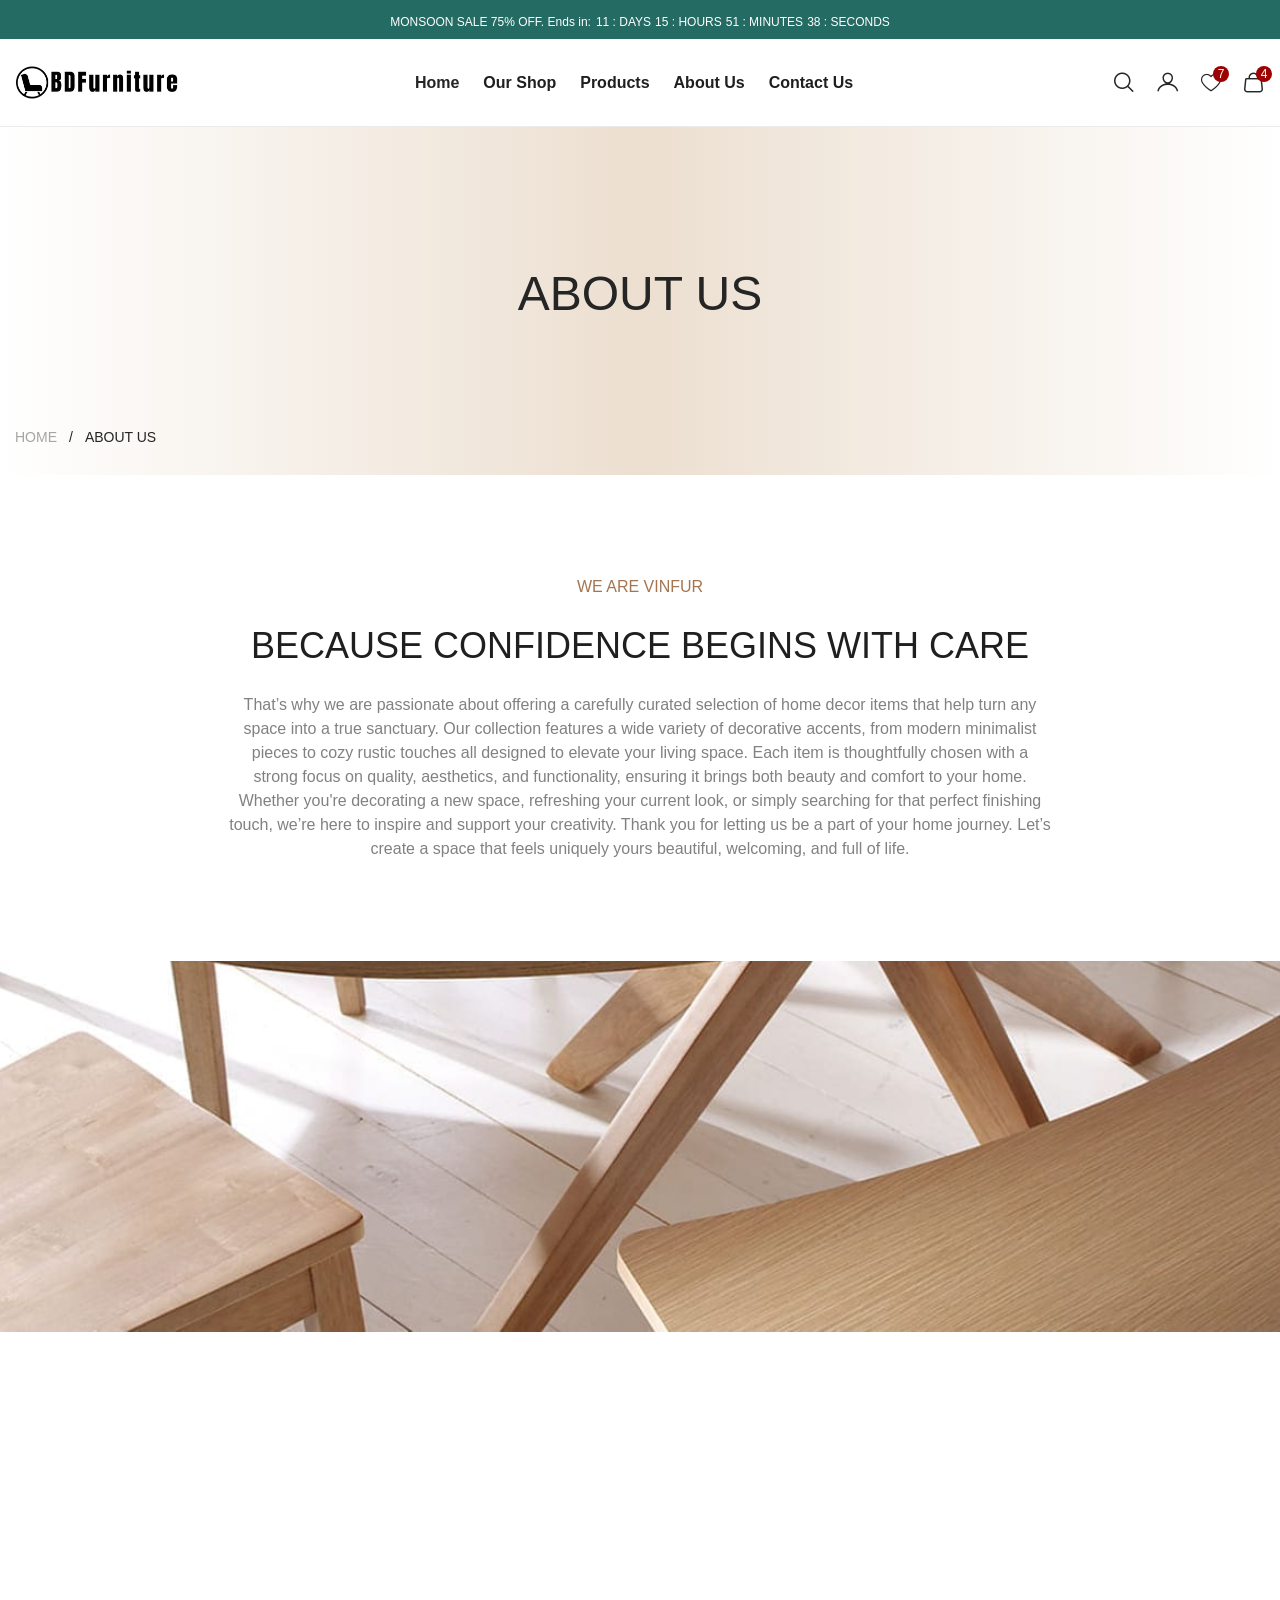
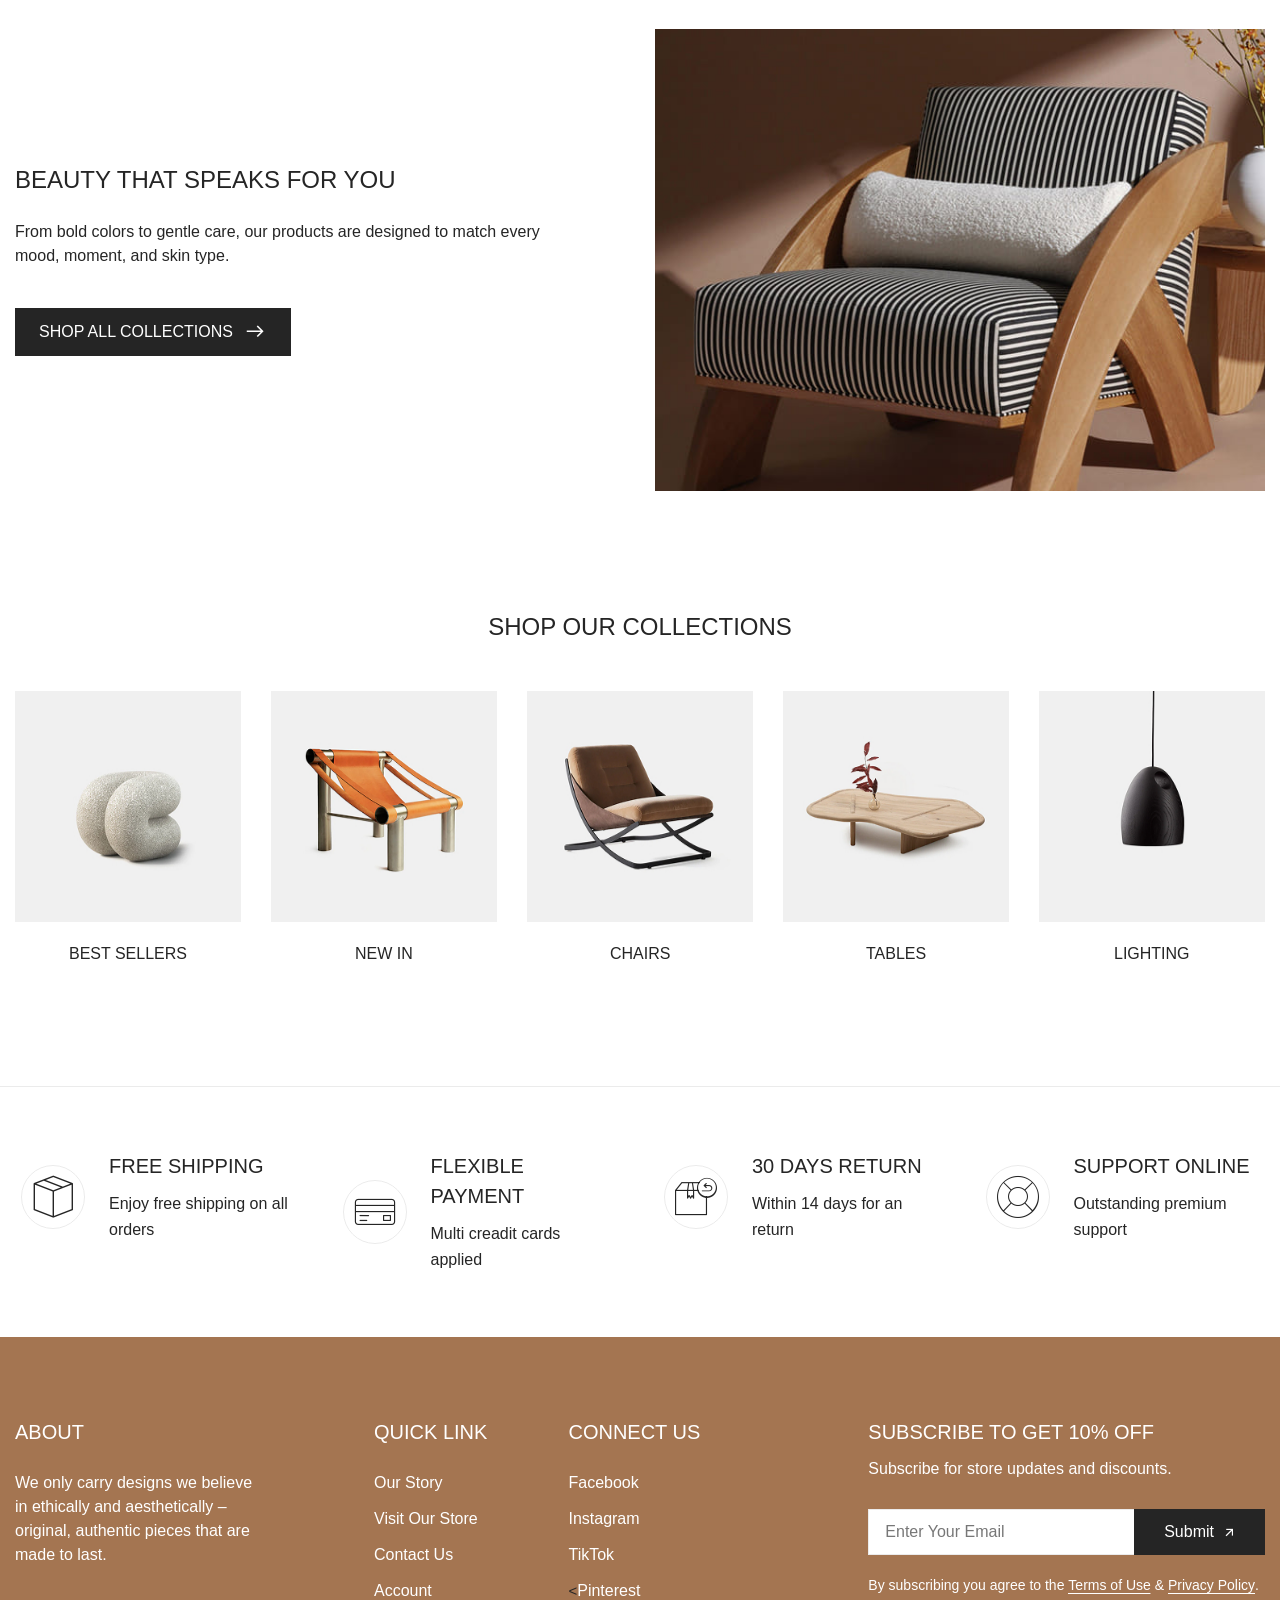
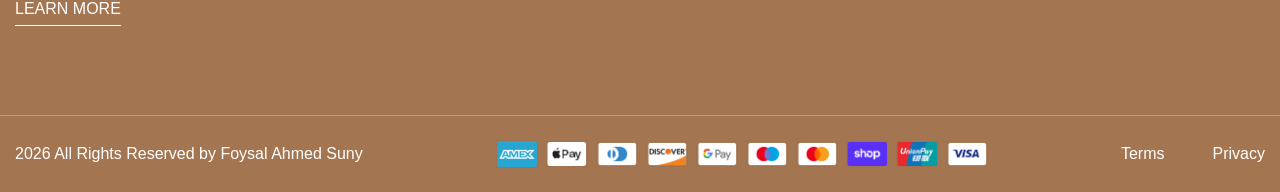
<file: about-us.html>
<!DOCTYPE html>

<html xmlns="http://www.w3.org/1999/xhtml" xml:lang="en-US" lang="en-US">



<meta http-equiv="content-type" content="text/html;charset=utf-8" />
<head>
    <!-- Basic Page Needs -->
    <meta charset="utf-8">
    <!--[if IE ]><meta http-equiv="X-UA-Compatible" content="IE=edge,chrome=1"/><![endif]-->

    <meta name="author" content="themesflat.com">
    <title>BDfurniture - Modern Furniture</title>
    <meta name="description"
        content="VinFur offers modern, durable furniture from Vietnam — stylish sofas, dining sets, storage, and decor at fair prices with fast delivery.">
    <meta name="keywords"
        content="VinFur, furniture, modern furniture, home decor, sofas, dining sets, storage solutions, affordable furniture, stylish interiors">
    <meta name="viewport" content="width=device-width, initial-scale=1.0">


    <!-- Mobile Specific Metas -->
    <meta name="viewport" content="width=device-width, initial-scale=1, maximum-scale=1">

    <!-- Theme Style -->
    <link rel="stylesheet" type="text/css" href="css/bootstrap.css">
    <link rel="stylesheet" type="text/css" href="css/animate.min.css">
    <link rel="stylesheet" type="text/css" href="css/swiper-bundle.min.css">
    <link rel="stylesheet" type="text/css" href="css/styles.css">


    <!-- Icon -->
    <link rel="stylesheet" type="text/css" href="icons/icomoon/style.css">

    <!-- Favicon and Touch Icons  -->
    <link rel="shortcut icon" href="images/favicon.svg">
    <link rel="apple-touch-icon-precomposed" href="images/favicon.svg">
</head>

<body>
    <!-- wrapper -->
    <div id="wrapper">

        <!-- Scroll Top -->
        <button id="goTop">
            <span class="border-progress"></span>
            <span class="icon icon-caret-up"></span>
        </button>

        <!-- preload -->
        <div class="preload preload-container" id="preload">
            <div class="preload-logo">
                <div class="spinner"></div>
            </div>
        </div>
        <!-- /preload -->

        <!-- .top-bar -->
        <div class="top-bar style-default top-bar-color-1 d-flex align-items-center justify-content-center fw-3">
            <div>MONSOON SALE 75% OFF. Ends in:
                <div class="tf-countdown style-default">
                    <div class="js-countdown" data-timer="1007500" data-labels=" : DAYS, : HOURS, : MINUTES, : SECONDS">
                    </div>
                </div>
            </div>
        </div>
        <!-- End top-bar -->


          <!-- .header -->
        <header class="header  has-currencies header-sticky">
            <div class="tf-container w-1750">
                <div class="header-inner">
                    <a href="index.html" class="site-logo">
                        <img class="logo_header" alt="logo" width="165" height="32" src="images/logo/logo.png">
                    </a>
                    <nav class="main-menu">
                        <ul class="navigation box-nav-menu">
                           <li >     <!-- class="has-child text-menu menu-item"   -->
                                <a style=" font-weight: bold;" href="index.html" class="demo-name">Home</a>
                               <!--  <div class="submenu sub-menu mega-menu mega-home">
                                    <div class="tf-container w-1246">
                                        <div class="row-demo">
                                            <div class="demo-item">
                                                <a href="index.html" class="demo-img">
                                                    <img width="278" height="370" src="images/header/homepage-1.jpg"
                                                        alt="Demo">
                                                </a>
                                                <a href="index.html" class="demo-name">Homepage 1</a>
                                            </div>
                                            <div class="demo-item">
                                                <a href="home02.html" class="demo-img">
                                                    <img width="278" height="370" src="images/header/homepage-2.jpg"
                                                        alt="Demo">
                                                </a>
                                                <a href="home02.html" class="demo-name">Homepage 2</a>
                                            </div>
                                            <div class="demo-item">
                                                <a href="home03.html" class="demo-img">
                                                    <img width="278" height="370" src="images/header/homepage-3.jpg"
                                                        alt="Demo">
                                                </a>
                                                <a href="home03.html" class="demo-name">Homepage 3</a>
                                            </div>
                                            <div class="demo-item">
                                                <a href="home04.html" class="demo-img">
                                                    <img width="278" height="370" src="images/header/homepage-4.jpg"
                                                        alt="Demo">
                                                </a>
                                                <a href="home04.html" class="demo-name">Homepage 4</a>
                                            </div>
                                        </div>
                                    </div>
                                </div> -->
                            </li>
                            </li>
                            <li >
                                <a style=" font-weight: bold;" href="ourshop.html" class="link text-body-default text_heading-color sub-menu_link">Our Shop</a>
                                <!-- <div class="submenu sub-menu mega-menu mega-shop">
                                    <div class="tf-container w-1750">
                                        <div class="wrap-nav-link">
                                            <div class="col-nav-link mega-menu-item">
                                                <div class="h6 fw-5 mb_23 text_black menu-heading">
                                                    Shop Style
                                                </div>
                                                <ul class="sub-menu_list d-grid gap_10">
                                                    <li>
                                                        <a href="shop-style-01.html"
                                                            class="link text-body-default text_heading-color sub-menu_link">Shop
                                                            Default</a>
                                                    </li>
                                                    <li>
                                                        <a href="shop-style-02.html"
                                                            class="link text-body-default text_heading-color sub-menu_link">Shop
                                                            Style 2</a>
                                                    </li>
                                                    <li>
                                                        <a href="shop-style-03.html"
                                                            class="link text-body-default text_heading-color sub-menu_link">Shop
                                                            Style 3</a>
                                                    </li>
                                                    <li>
                                                        <a href="shop-style-04.html"
                                                            class="link text-body-default text_heading-color sub-menu_link">Shop
                                                            Style 4</a>
                                                    </li>
                                                </ul>
                                            </div>
                                            <div class="col-nav-link mega-menu-item">
                                                <div class="h6 fw-5 mb_23 text_black menu-heading">
                                                    Shop Layout
                                                </div>
                                                <ul class="sub-menu_list d-grid gap_10">
                                                    <li>
                                                        <a href="shop-grid-2-columns.html"
                                                            class="link text-body-default text_heading-color sub-menu_link">Grid
                                                            2 Columns</a>
                                                    </li>
                                                    <li>
                                                        <a href="shop-grid-3-columns.html"
                                                            class="link text-body-default text_heading-color sub-menu_link">Grid
                                                            3 Columns</a>
                                                    </li>
                                                    <li>
                                                        <a href="shop-grid-4-columns.html"
                                                            class="link text-body-default text_heading-color sub-menu_link">Grid
                                                            4 Columns</a>
                                                    </li>

                                                </ul>
                                            </div>
                                            <div class="col-nav-link mega-menu-item">
                                                <div class="h6 fw-5 mb_23 text_black menu-heading">
                                                    Shop Feature
                                                </div>
                                                <ul class="sub-menu_list d-grid gap_10">
                                                    <li>
                                                        <a href="shop-pagination.html"
                                                            class="link text-body-default text_heading-color sub-menu_link">Pagination
                                                            Links</a>
                                                    </li>
                                                    <li>
                                                        <a href="shop-load-more-button.html"
                                                            class="link text-body-default text_heading-color sub-menu_link">Load
                                                            More
                                                            Button</a>
                                                    </li>
                                                    <li>
                                                        <a href="shop-infinity-scroll.html"
                                                            class="link text-body-default text_heading-color sub-menu_link">Infinity
                                                            Scroll</a>
                                                    </li>
                                                </ul>
                                            </div>
                                        </div>
                                        <div class="wrap-banner d-flex">
                                            <div class="banner-menu hover-image">
                                                <div class="img-style">
                                                    <img width="396" height="487" loading="lazy" decoding="async"
                                                        src="images/header/banner-2.jpg" alt="banner">
                                                </div>
                                                <div class="content">
                                                    <div class="title d-flex align-items-center gap_10 mb_10">
                                                        <h5 class="text_white">New Season</h5>
                                                    </div>
                                                    <div class="text-caption-1 text_white">
                                                        <a href="shop-style-01.html"
                                                            class=" hover-underline-link  d-flex align-items-center gap_10">SHOP
                                                            NOW <i class="icon-arrow-right-up"></i></a>
                                                    </div>
                                                </div>
                                            </div>
                                            <div class="banner-menu hover-image">
                                                <div class="img-style">
                                                    <img width="396" height="487" loading="lazy" decoding="async"
                                                        src="images/header/banner-3.jpg" alt="banner">
                                                </div>
                                                <div class="content">
                                                    <div class="title d-flex align-items-center gap_10 mb_10">
                                                        <h5 class="text_white">Flash Sale</h5>
                                                        <span class="line"></span>
                                                        <h5 class="text_white">30% OFF</h5>
                                                    </div>
                                                    <div class="text-caption-1 text_white">
                                                        <a href="shop-style-01.html"
                                                            class=" hover-underline-link  d-flex align-items-center gap_10">SHOP
                                                            NOW <i class="icon-arrow-right-up"></i></a>
                                                    </div>
                                                </div>
                                            </div>
                                        </div>
                                    </div>
                                </div> -->
                            </li>
                            <li >
                                <a style=" font-weight: bold;" href="products.html" class="link text-body-default text_heading-color sub-menu_link">Products </a>
                                <!-- <div class="submenu sub-menu mega-menu mega-product ">
                                    <div class="tf-container w-1750">
                                        <div class="wrap-nav-link">
                                            <div class="col-nav-link mega-menu-item">
                                                <div class="h6 fw-5 mb_23 text_black menu-heading">
                                                    Product Style
                                                </div>
                                                <ul class="sub-menu_list d-grid gap_10">
                                                    <li>
                                                        <a href="product-style-01.html"
                                                            class="link text-body-default text_heading-color sub-menu_link">Product
                                                            Style 1
                                                        </a>
                                                    </li>
                                                    <li>
                                                        <a href="product-style-02.html"
                                                            class="link text-body-default text_heading-color sub-menu_link">Product
                                                            Style 2
                                                        </a>
                                                    </li>
                                                    <li>
                                                        <a href="product-style-03.html"
                                                            class="link text-body-default text_heading-color sub-menu_link">Product
                                                            Style 3
                                                        </a>
                                                    </li>
                                                    <li>
                                                        <a href="product-style-04.html"
                                                            class="link text-body-default text_heading-color sub-menu_link">Product
                                                            Style 4<span
                                                                class="tag hot demo-label text-small-2 ">Hot</span>
                                                        </a>
                                                    </li>
                                                    <li>
                                                        <a href="product-style-05.html"
                                                            class="link text-body-default text_heading-color sub-menu_link">Product
                                                            Style 5<span
                                                                class="tag trending demo-label text-small-2 ">Trending</span>
                                                        </a>
                                                    </li>
                                                    <li>
                                                        <a href="product-style-06.html"
                                                            class="link text-body-default text_heading-color sub-menu_link">Product
                                                            Style 6<span
                                                                class="tag trending demo-label text-small-2 ">Trending</span>
                                                        </a>
                                                    </li>
                                                </ul>
                                            </div>
                                            <div class="col-nav-link mega-menu-item">
                                                <div class="h6 fw-5 mb_23 text_black menu-heading">
                                                    Product Description
                                                </div>
                                                <ul class="sub-menu_list d-grid gap_10">
                                                    <li>
                                                        <a href="product-description-side-dropdown.html"
                                                            class="link text-body-default text_heading-color sub-menu_link">Description
                                                            Side
                                                            Dropdown</a>
                                                    </li>
                                                    <li>
                                                        <a href="product-description-side-full-accordion.html"
                                                            class="link text-body-default text_heading-color sub-menu_link">Description
                                                            Full
                                                            Accordions</a>
                                                    </li>
                                                    <li>
                                                        <a href="product-description-side-drawer.html"
                                                            class="link text-body-default text_heading-color sub-menu_link">Description
                                                            Side
                                                            Drawer</a>
                                                    </li>
                                                </ul>
                                            </div>
                                            <div class="col-nav-link mega-menu-item">
                                                <div class="h6 fw-5 mb_23 text_black menu-heading">
                                                    Product Details
                                                </div>
                                                <ul class="sub-menu_list d-grid gap_10">
                                                    <li>
                                                        <a href="product-inner-zoom.html"
                                                            class="link text-body-default text_heading-color sub-menu_link">Product
                                                            Inner
                                                            Zoom</a>
                                                    </li>
                                                    <li>
                                                        <a href="product-inner-circle-zoom.html"
                                                            class="link text-body-default text_heading-color sub-menu_link">Product
                                                            Inner
                                                            Circle Zoom</a>
                                                    </li>
                                                    <li>
                                                        <a href="product-no-zoom.html"
                                                            class="link text-body-default text_heading-color sub-menu_link">Product
                                                            No
                                                            Zoom</a>
                                                    </li>


                                                </ul>
                                            </div>
                                            <div class="col-nav-link mega-menu-item">
                                                <div class="h6 fw-5 mb_23 text_black menu-heading">
                                                    Product Features
                                                </div>
                                                <ul class="sub-menu_list d-grid gap_10">
                                                    <li>
                                                        <a href="product-pickup-available.html"
                                                            class="link text-body-default text_heading-color sub-menu_link">Pickup
                                                            Available</a>
                                                    </li>
                                                    <li>
                                                        <a href="product-swatch-image.html"
                                                            class="link text-body-default text_heading-color sub-menu_link">Swatch
                                                            Image</a>
                                                    </li>
                                                    <li>
                                                        <a href="product-together.html"
                                                            class="link text-body-default text_heading-color sub-menu_link">Buy
                                                            Together<span
                                                                class="tag new demo-label text-small-2 ">New</span></a>
                                                    </li>
                                                    <li>
                                                        <a href="product-volume-discount.html"
                                                            class="link text-body-default text_heading-color sub-menu_link">Volume
                                                            Discount</a>
                                                    </li>
                                                </ul>
                                            </div>
                                        </div>
                                        <div class="wrap-prd d-flex gap_24 mn-none">
                                            <div class="list-ver">
                                                <div class="prd-nav-item hover-image">
                                                    <div class="img-style">
                                                        <img width="240" height="240" loading="lazy" decoding="async"
                                                            src="images/header/prd-nav-1.jpg" alt="product">
                                                        <a href="#quickView" data-bs-toggle="modal"
                                                            class="hover-tooltip tooltip-top box-icon">
                                                            <span class="icon icon-view"></span>
                                                            <span class="tooltip">Quick view</span>
                                                        </a>
                                                    </div>
                                                    <div class="">
                                                        <a href="shop-style-01.html"
                                                            class="h6 link text_heading-color mb_5">
                                                            Cub Chair
                                                        </a>
                                                        <div class="price">
                                                            <span class="text-body-2">$2,499.00</span><span
                                                                class="old-price">$2,899.00</span>
                                                        </div>
                                                    </div>
                                                </div>
                                                <div class="prd-nav-item hover-image">
                                                    <div class="img-style">
                                                        <img width="240" height="240" loading="lazy" decoding="async"
                                                            src="images/header/prd-nav-2.jpg" alt="product">
                                                        <a href="#quickView" data-bs-toggle="modal"
                                                            class="hover-tooltip tooltip-top box-icon">
                                                            <span class="icon icon-view"></span>
                                                            <span class="tooltip">Quick view</span>
                                                        </a>
                                                    </div>
                                                    <div class="">
                                                        <a href="shop-style-01.html"
                                                            class="h6 link  text_heading-color mb_5">
                                                            Virgule Armchair
                                                        </a>
                                                        <div class="price">
                                                            <span class="text-body-2">$2,499.00</span>
                                                        </div>
                                                    </div>
                                                </div>
                                            </div>
                                        </div>
                                    </div>
                                </div> -->
                            </li>
                            <li >
                                <a style=" font-weight: bold;" href="about-us.html" class="link text-body-default text_heading-color sub-menu_link">About Us
                                </a>
                                <!-- <div class="submenu sub-menu mega-menu mega-page">
                                    <div class="wrap-nav-link">
                                        <div class="col-nav-link">
                                            <div class="d-grid gap_10">
                                                <a href="about-us.html"
                                                    class="link text-body-default text_heading-color sub-menu_link">About
                                                    Us</a>
                                                <a href="contact.html"
                                                    class="link text-body-default text_heading-color sub-menu_link">Contact
                                                    Us</a>
                                                <a href="our-store.html"
                                                    class="link text-body-default text_heading-color sub-menu_link">Store
                                                    Location</a>
                                                <a href="my-account.html"
                                                    class="link text-body-default text_heading-color sub-menu_link">My
                                                    Account</a>
                                                <a href="faqs.html"
                                                    class="link text-body-default text_heading-color sub-menu_link">FAQ</a>
                                                <a href="shop-cart.html"
                                                    class="link text-body-default text_heading-color sub-menu_link">Cart
                                                    Drawer</a>
                                                <a href="before-you-leave.html"
                                                    class="link text-body-default text_heading-color sub-menu_link">Before
                                                    You Leave</a>
                                                <a href="product-popup.html"
                                                    class="link text-body-default text_heading-color sub-menu_link">Products
                                                    Popup</a>
                                                <a href="index.html"
                                                    class="link text-body-default text_heading-color sub-menu_link">Newspaper
                                                    Popup</a>
                                                <a href="404.html"
                                                    class="link text-body-default text_heading-color sub-menu_link">404</a>
                                                <a href="#"
                                                    class="link text-body-default text_heading-color sub-menu_link">Coming
                                                    Soon!</a>
                                            </div>
                                        </div>
                                    </div>

                                </div> -->
                            </li>
                            <li >
                                <a style=" font-weight: bold;" href="contact.html" class="link text-body-default text_heading-color sub-menu_link">Contact Us</a>
                                <!-- <div class="submenu sub-menu menu-defaul">

                                    <ul class="sub-menu_list d-grid gap_10">
                                        <li>
                                            <a href="blog-style-1.html"
                                                class="link text-body-default text_heading-color sub-menu_link">Blog
                                                List Style 1</a>
                                        </li>
                                        <li>
                                            <a href="blog-style-2.html"
                                                class="link text-body-default text_heading-color sub-menu_link">Blog
                                                List Style 2</a>
                                        </li>
                                        <li>
                                            <a href="blog-style-3.html"
                                                class="link text-body-default text_heading-color sub-menu_link">Blog
                                                List Style 3</a>
                                        </li>
                                        <li>
                                            <a href="blog-post.html"
                                                class="link text-body-default text_heading-color sub-menu_link">Blog
                                                Post</a>
                                        </li>
                                    </ul>
                                </div> -->
                            </li>
                            <li class="text-menu menu-item">
                                <a href="404-3.html" class="toggle splitting item-link btn-buy-theme">
                                    Contact +880 16*2* 03160!
                                </a>
                            </li>
                        </ul>
                    </nav>
                    <div class="header-right d-flex align-items-center ">
                        <div class="wrap-currencies d-flex gap_14 align-items-center xxl-hide">
                            <div class="tf-currencies">
                                <select class="tf-dropdown-select style-default type-currencies">
                                    <option selected data-thumbnail="images/country/us.png">USD</option>
                                    <option data-thumbnail="images/country/vie.png">VND</option>
                                </select>
                            </div>
                            <div class="tf-languages">
                                <select class="tf-dropdown-select style-default type-languages">
                                    <option>English</option>
                                    <option>العربية</option>
                                    <option>简体中文</option>
                                    <option>اردو</option>
                                </select>
                            </div>
                        </div>
                        <ul class="nav-icon-list">
                            <li class="d-none d-md-flex">
                                <a class="nav-icon-item link" href="#search" data-bs-toggle="modal">
                                    <i class="icon icon-magnifying-glass"></i>
                                </a>
                            </li>
                            <li class="d-none d-lg-flex">
                                <a href="#login" data-bs-toggle="offcanvas" class="nav-icon-item link">
                                    <i class="icon icon-user"></i>
                                </a>
                            </li>
                            <li class="d-none d-sm-flex position-relative">
                                <a class="nav-icon-item link" href="wishlist.html">
                                    <i class="icon icon-heart"></i>
                                </a>
                                <span class="count">7</span>
                            </li>
                            <li class="shop-cart" data-bs-toggle="modal" data-bs-target="#shoppingCart">
                                <a class="nav-icon-item link" href="#shoppingCart" data-bs-toggle="modal">
                                    <i class="icon icon-bag"></i>
                                </a>
                                <span class="count">4</span>
                            </li>
                        </ul>
                        <a href="#mobileMenu" data-bs-toggle="offcanvas" class="mobile-button d-xl-none">
                            <div class="burger">
                                <span></span>
                                <span></span>
                                <span></span>
                            </div>
                        </a>
                    </div>
                </div>
            </div>
        </header>
        <!-- End header -->


        <!-- page-title -->
        <div class="tf-page-title">
            <h2 class="text-center text-uppercase title">about us</h2>
            <ul class="breadcrumb-list">
                <li><a href="index.html">Home</a></li>
                <li>about us</li>
            </ul>
        </div>
        <!-- /page-title -->

        <!-- main-content -->
        <div class="main-content">

            <!-- s-intro  -->
            <div class="s-intro tf-spacing-3 ">
                <div class="tf-container">
                    <div class="row justify-content-center">
                        <div class="col-lg-8">
                            <div class="content text-center">
                                <div class="text-body-default fw-medium text-uppercase text_primary-color mb_1">we are
                                    vinfur</div>
                                <h3 class="text-uppercase text_heading-color mb_1">Because Confidence Begins with Care
                                </h3>
                                <p class="text_body-color-2">That’s why we are passionate about offering a carefully
                                    curated selection of home decor items that help turn any space into a true
                                    sanctuary. Our collection features a wide variety of decorative accents, from modern
                                    minimalist pieces to cozy rustic touches all designed to elevate your living space.
                                    Each item is thoughtfully chosen with a strong focus on quality, aesthetics, and
                                    functionality, ensuring it brings both beauty and comfort to your home. Whether
                                    you're decorating a new space, refreshing your current look, or simply searching for
                                    that perfect finishing touch, we’re here to inspire and support your creativity.
                                    Thank you for letting us be a part of your home journey. Let’s create a space that
                                    feels uniquely yours beautiful, welcoming, and full of life.</p>
                            </div>
                        </div>
                    </div>
                </div>
            </div>
            <!-- /s-intro  -->

            <!-- s-banner -->
            <div class="s-banner-v01">
                <div class="parallaxie" style='background: url("images/sections/banner-1.jpg")'>
                </div>
            </div>
            <!-- /s-banner -->

            <!-- s-shop-intro -->
            <div class="s-shop-intro tf-spacing-1 pb-0">
                <div class="tf-container">
                    <div class="row align-items-center">
                        <div class="col-md-6">
                            <div class="content">
                                <h4 class="text-uppercase title mb_24">Beauty That Speaks for You</h4>
                                <p class="mb_40">From bold colors to gentle care, our products are designed to match
                                    every mood,
                                    moment, and skin type.</p>
                                <a href="shop-style-01.html" class="tf-btn btn-bg-secondary animate-btn">
                                    <span>SHOP ALL COLLECTIONS</span>
                                    <i class="icon-arrow-right"></i>
                                </a>
                            </div>
                        </div>
                        <div class="col-md-6">
                            <div class="img-style">
                                <img loading="lazy" decoding="async" width="645" height="489"
                                    src="images/sections/s-shop-intro.jpg" alt="shop-intro">
                            </div>
                        </div>
                    </div>
                </div>
            </div>
            <!-- /s-shop-intro -->

            <!-- s-collection -->
            <div class="s-collection-1 sw-layout tf-spacing-4 ">
                <div class="tf-container w-1548">

                    <div class="heading-section text-center mb_48">
                        <h4 class="text-uppercase">shop our collections</h4>
                    </div>
                    <div class="swiper" data-screen-xl="5" data-preview="4" data-tablet="3" data-mobile-sm="2"
                        data-mobile="2" data-space-lg="30" data-space-md="20" data-space="15">
                        <div class="swiper-wrapper">
                            <div class="swiper-slide">
                                <div class="collection-item style-default hover-image">
                                    <a href="shop-style-01.html" class="img-style mb_13">
                                        <img loading="lazy" decoding="async" width="280" height="286"
                                            src="images/collection/collection-1.jpg" alt="collection">
                                    </a>
                                    <div class="title text-center text-uppercase"><a href="shop-style-01.html"
                                            class="link">Best
                                            Sellers</a></div>
                                </div>
                            </div>
                            <div class="swiper-slide">
                                <div class="collection-item style-default hover-image">
                                    <a href="shop-style-01.html" class="img-style mb_13">
                                        <img loading="lazy" decoding="async" width="280" height="286"
                                            src="images/collection/collection-2.jpg" alt="collection">
                                    </a>
                                    <div class="title text-center text-uppercase"><a href="shop-style-01.html"
                                            class="link">new In</a>
                                    </div>
                                </div>
                            </div>
                            <div class="swiper-slide">
                                <div class="collection-item style-default hover-image">
                                    <a href="shop-style-01.html" class="img-style mb_13">
                                        <img loading="lazy" decoding="async" width="280" height="286"
                                            src="images/collection/collection-3.jpg" alt="collection">
                                    </a>
                                    <div class="title text-center text-uppercase"><a href="shop-style-01.html"
                                            class="link">chairs</a>
                                    </div>
                                </div>
                            </div>
                            <div class="swiper-slide">
                                <div class="collection-item style-default hover-image">
                                    <a href="shop-style-01.html" class="img-style mb_13">
                                        <img loading="lazy" decoding="async" width="280" height="286"
                                            src="images/collection/collection-4.jpg" alt="collection">
                                    </a>
                                    <div class="title text-center text-uppercase"><a href="shop-style-01.html"
                                            class="link">tables</a>
                                    </div>
                                </div>
                            </div>
                            <div class="swiper-slide">
                                <div class="collection-item style-default hover-image">
                                    <a href="shop-style-01.html" class="img-style mb_13">
                                        <img loading="lazy" decoding="async" width="280" height="286"
                                            src="images/collection/collection-5.jpg" alt="collection">
                                    </a>
                                    <div class="title text-center text-uppercase"><a href="shop-style-01.html"
                                            class="link">lighting</a>
                                    </div>
                                </div>
                            </div>
                        </div>
                        <div class="sw-dots sw-pagination-layout text-center mt_24">
                        </div>
                    </div>

                </div>
            </div>
            <!-- /s-collection -->

            <!-- s-customer-services  -->
            <div class="s-customer-services tf-spacing-2 sw-layout">
                <div class="tf-container w-1462 ">
                    <div class="swiper" data-screen-xl="4" data-preview="3" data-tablet="2" data-mobile-sm="2"
                        data-mobile="1" data-space-lg="48" data-space-md="20" data-space="15">
                        <div class="swiper-wrapper">
                            <div class="swiper-slide">
                                <div class="box-icon_v01">
                                    <div class="icon">
                                        <i class="icon-shipping"></i>
                                    </div>
                                    <div class="content">
                                        <div class="h5 mb_10 text-uppercase">Free Shipping</div>
                                        <p class="text-body-default lh-26  ">Enjoy free shipping on all
                                            orders</p>
                                    </div>
                                </div>
                            </div>
                            <div class="swiper-slide">
                                <div class="box-icon_v01">
                                    <div class="icon">
                                        <i class="icon-payment"></i>
                                    </div>
                                    <div class="content">
                                        <div class="h5 mb_10 text-uppercase">flexible payment</div>
                                        <p class="text-body-default lh-26  ">Multi creadit cards applied</p>
                                    </div>
                                </div>
                            </div>
                            <div class="swiper-slide">
                                <div class="box-icon_v01">
                                    <div class="icon">
                                        <i class="icon-box-return"></i>
                                    </div>
                                    <div class="content">
                                        <div class="h5 mb_10 text-uppercase">30 days return</div>
                                        <p class="text-body-default lh-26  ">Within 14 days for an return</p>
                                    </div>
                                </div>
                            </div>
                            <div class="swiper-slide">
                                <div class="box-icon_v01">
                                    <div class="icon">
                                        <i class="icon-support"></i>
                                    </div>
                                    <div class="content">
                                        <div class="h5 mb_10 text-uppercase">Support Online</div>
                                        <p class="text-body-default lh-26  ">Outstanding premium support</p>
                                    </div>
                                </div>
                            </div>
                        </div>
                        <div class="sw-dots sw-pagination-layout text-center mt_24">
                        </div>
                    </div>
                </div>
            </div>
            <!-- /s-customer-services  -->

        </div>
        <!-- /main-content -->

        <!-- Footer -->
        <footer class="footer">
            <div class="footer-body">
                <div class="tf-container">
                    <div class="row">
                        <div class="col-lg-3 col-md-6">
                            <div class="footer-about">
                                <div class="h5 text-uppercase mb_24 footer-title text_white">about</div>
                                <p class="text-body-default text_white mb_24">We only carry designs we believe
                                    in
                                    ethically and aesthetically
                                    – original, authentic pieces that are made to last.</p>
                                <a href="about-us.html"
                                    class="hover-underline-link text_white text-body-default text-uppercase">learn
                                    more</a>
                            </div>
                        </div>
                        <div class="col-lg-5 col-md-6">
                            <div class="wrap-footer-col-block">
                                <div class="footer-col-block">
                                    <div class="h5 footer-heading footer-heading-mobile footer-title text_white mb_24">
                                        Quick
                                        Link</div>
                                    <div class="tf-collapse-content">
                                        <ul class="footer-menu-list d-grid gap_12">
                                            <li>
                                                <a href="about-us.html" class="link-2 text-body-default text_white">Our
                                                    Story</a>
                                            </li>
                                            <li>
                                                <a href="404-2.html"
                                                    class="link-2 text-body-default text_white">Visit Our
                                                    Store</a>
                                            </li>
                                            <li>
                                                <a href="contact.html"
                                                    class="link-2 text-body-default text_white">Contact
                                                    Us</a>
                                            </li>
                                            <li>
                                                <a href="my-account.html"
                                                    class="link-2 text-body-default text_white">Account</a>
                                            </li>
                                        </ul>
                                    </div>
                                </div>
                                <div class="footer-col-block">
                                    <div class="h5 footer-heading footer-heading-mobile footer-title text_white mb_24">
                                        Connect Us</div>
                                    <div class="tf-collapse-content">
                                        <ul class="footer-menu-list d-grid gap_12">
                                            <li>
                                                <a href="https://www.facebook.com/" target="_blank"
                                                    class="link-2 text-body-default text_white">Facebook</a>
                                            </li>
                                            <li>
                                                <a href="https://www.instagram.com/" target="_blank"
                                                    class="link-2 text-body-default text_white">Instagram</a>
                                            </li>
                                            <li>
                                                <a href="https://www.tiktok.com/" target="_blank"
                                                    class="link-2 text-body-default text_white">TikTok</a>
                                            </li>
                                            <li>
                                                <<a href="https://www.pinterest.com/" target="_blank"
                                                    class="link-2 text-body-default text_white">Pinterest</a>
                                            </li>
                                        </ul>
                                    </div>
                                </div>
                            </div>
                        </div>
                        <div class="col-lg-4">
                            <div class="footer-newsletter">
                                <div class="footer-title text_white mb_28">
                                    <div class="h5 text-uppercase mb_10 text_white">subscribe to get 10% off</div>
                                    <p class="text-body-default text_white">Subscribe for store updates and discounts.
                                    </p>
                                </div>
                                <form method="post" class="form-newsletter mb_20" action="#" accept-charset="utf-8">
                                    <div class="wrap">
                                        <fieldset class=" position-relative">
                                            <input type="email" class="tb-my-input style-border" name="email"
                                                placeholder="Enter Your Email" required="">
                                        </fieldset>
                                        <button name="submit" type="submit" class="btn-submit animate-btn">
                                            <span class="text-body-default fw-5">Submit</span><i
                                                class="icon-arrow-right-up2"></i>
                                        </button>
                                    </div>
                                </form>
                                <p class="text-caption-1 text_white">By subscribing you agree to the <a
                                        href="terms-conditions.html" class="hover-underline-link">Terms of Use</a> & <a
                                        href="privacy-policy.html" class="hover-underline-link">Privacy Policy</a>.</p>
                            </div>
                        </div>
                    </div>
                </div>
            </div>
            <div class="footer-bottom">
                <div class="tf-container">
                    <div class="wrap-footer-bottom">
                        <p class="text_white">2026 All Rights Reserved by Foysal Ahmed Suny</p>
                        <ul class="payment-method-list d-flex gap_8 justify-content-center flex-wrap">
                            <li>
                                <a href="#"><img width="40" height="25" src="images/payment/amex.png" alt=""></a>
                            </li>
                            <li>
                                <a href="#"><img width="40" height="25" src="images/payment/payment-1.png" alt=""></a>
                            </li>
                            <li>
                                <a href="#"><img width="40" height="25" src="images/payment/payment-2.png" alt=""></a>
                            </li>
                            <li>
                                <a href="#"><img width="40" height="25" src="images/payment/payment-3.png" alt=""></a>
                            </li>
                            <li>
                                <a href="#"><img width="40" height="25" src="images/payment/payment-4.png" alt=""></a>
                            </li>
                            <li>
                                <a href="#"><img width="40" height="25" src="images/payment/payment-5.png" alt=""></a>
                            </li>
                            <li>
                                <a href="#"><img width="40" height="25" src="images/payment/payment-6.png" alt=""></a>
                            </li>
                            <li>
                                <a href="#"><img width="40" height="25" src="images/payment/payment-7.png" alt=""></a>
                            </li>
                            <li>
                                <a href="#"><img width="40" height="25" src="images/payment/payment-8.png" alt=""></a>
                            </li>
                            <li>
                                <a href="#"><img width="40" height="25" src="images/payment/payment-9.png" alt=""></a>
                            </li>
                        </ul>
                        <div class="right d-flex ">
                            <a href="terms-conditions.html" class="text-body-default link-2 text_white ">Terms</a>
                            <a href="privacy-policy.html" class="text-body-default link-2 text_white">Privacy</a>
                        </div>
                    </div>
                </div>
            </div>
        </footer>
        <!-- /Footer -->

    </div>
    <!-- /wrapper -->

    <!-- Toolbar -->
    <div class="tf-toolbar-bottom">
        <div class="toolbar-item">
            <a href="404-2.html">
                <span class="toolbar-icon">
                    <i class="icon icon-storefront"></i>
                </span>
                <span class="toolbar-label">Shop</span>
            </a>
        </div>
        <div class="toolbar-item">
            <a href="#search" data-bs-toggle="modal">
                <span class="toolbar-icon">
                    <i class="icon icon-magnifying-glass"></i>
                </span>
                <span class="toolbar-label">Search</span>
            </a>
        </div>
        <div class="toolbar-item">
            <a href="my-account.html">
                <span class="toolbar-icon">
                    <i class="icon icon-user"></i>
                </span>
                <span class="toolbar-label">Account</span>
            </a>
        </div>
        <div class="toolbar-item">
            <a href="wishlist.html">
                <span class="toolbar-icon">
                    <i class="icon icon-heart"></i>
                    <span class="toolbar-count">7</span>
                </span>
                <span class="toolbar-label">Wishlist</span>
            </a>
        </div>
        <div class="toolbar-item">
            <a href="shop-cart.html">
                <span class="toolbar-icon">
                    <i class="icon icon-bag"></i>
                    <span class="toolbar-count">4</span>
                </span>
                <span class="toolbar-label">Cart</span>
            </a>
        </div>
    </div>
    <!-- /Toolbar -->

    <!-- Mobile Menu -->
    <div class="offcanvas offcanvas-start canvas-mb" id="mobileMenu">
        <span class="icon-close-popup" data-bs-dismiss="offcanvas">
            <i class="icon-close"></i>
        </span>
        <div class="canvas-header">
            <a href="index.html" class="site-logo">
                <img class="logo_header" alt="logo" width="165" height="32" src="images/logo/logo.svg">
            </a>
            <a href="#login" data-bs-toggle="offcanvas" class="tf-btn btn-bg-secondary">
                Login
                <i class="icon icon-user"></i>
            </a>
            <span class="br-line"></span>
        </div>
        <div class="canvas-body">
            <div class="mb-content-top">
                <ul class="nav-ul-mb" id="wrapper-menu-navigation"></ul>
            </div>
            <div class="group-btn">
                <a href="wishlist.html" class="tf-btn btn-bg-primary style-2">
                    Wishlist
                    <i class="icon icon-heart"></i>
                </a>
                <div data-bs-dismiss="offcanvas">
                    <a href="#search" data-bs-toggle="modal" class="tf-btn btn-bg-primary style-2">
                        Search
                        <i class="icon icon-magnifying-glass"></i>
                    </a>
                </div>
            </div>
            <div class="flow-us-wrap">
                <div class="h5 title">Follow us on</div>
                <ul class="tf-social-icon d-flex gap_8">
                    <li><a href="https://www.facebook.com/" target="_blank" class="social-facebook">
                            <span class="icon-facebook"></span>
                        </a></li>
                    <li><a href="https://www.pinterest.com/" target="_blank" class="social-pinterest">
                            <span class="icon-pinterest"></span>
                        </a></li>
                    <li><a href="https://x.com/" target="_blank" class=" social-x">
                            <span class="icon-xlogo"></span>
                        </a></li>
                    <li><a href="https://www.tiktok.com/" target="_blank" class="social-linkin ">
                            <span class="icon-tiktok"></span>
                        </a></li>
                </ul>
            </div>
            <div class="payment-wrap">
                <div class="title">Payment:</div>
                <ul class="payment-method-list d-flex gap_8">
                    <li>
                        <a href="#"><img width="40" height="25" src="images/payment/amex.png" alt=""></a>
                    </li>
                    <li>
                        <a href="#"><img width="40" height="25" src="images/payment/payment-1.png" alt=""></a>
                    </li>
                    <li>
                        <a href="#"><img width="40" height="25" src="images/payment/payment-2.png" alt=""></a>
                    </li>
                    <li>
                        <a href="#"><img width="40" height="25" src="images/payment/payment-3.png" alt=""></a>
                    </li>
                    <li>
                        <a href="#"><img width="40" height="25" src="images/payment/payment-4.png" alt=""></a>
                    </li>
                    <li>
                        <a href="#"><img width="40" height="25" src="images/payment/payment-5.png" alt=""></a>
                    </li>

                </ul>
            </div>
        </div>
        <div class="canvas-footer">
            <div class="tf-currencies">
                <select class="tf-dropdown-select style-default type-currencies">
                    <option selected data-thumbnail="images/country/us.png">USD</option>
                    <option data-thumbnail="images/country/vie.png">VND</option>
                </select>
            </div>
            <span class="br-line"></span>
            <div class="tf-languages">
                <select class="tf-dropdown-select style-default type-languages">
                    <option>English</option>
                    <option>العربية</option>
                    <option>简体中文</option>
                    <option>اردو</option>
                </select>
            </div>
        </div>
    </div>
    <!-- /Mobile Menu -->

    <!-- Compare -->
    <div class="modal modalCentered fade modal-compare" id="compare">
        <div class="modal-dialog modal-dialog-centered">
            <div class="modal-content">
                <span class="icon-close-popup" data-bs-dismiss="modal">
                    <i class="icon-close"></i>
                </span>
                <div class="modal-heading">
                    <div class="h4 title text-uppercase">compare products</div>
                </div>
                <div class="modal-body main-list-clear">
                    <div class="tf-compare-inner">
                        <div class="tf-compare-list list-empty">
                            <p class="text-empty">Your compare is curently empty</p>
                            <div class="tf-compare-item card-product file-delete">
                                <div class="card-product_wrapper aspect-ratio-1">
                                    <span class="remove icon-close"></span>
                                    <a href="product-style-01.html" class="product-img">
                                        <img width="250" height="250" loading="lazy" decoding="async"
                                            src="images/products/prd-compare-1.jpg" alt="Image Product"
                                            class="img-product">
                                        <img width="250" height="250" loading="lazy" decoding="async"
                                            src="images/products/prd-compare-1_1.jpg" alt="Image Product"
                                            class="lazyload img-hover">
                                    </a>
                                </div>
                                <div class="card_product-info text-center">
                                    <a href="product-style-01.html" class="name-product h6 link text-line-clamp-2">
                                        Torii Love Console
                                    </a>
                                    <div class="price-wrap justify-content-center">
                                        <span class="price-new fw-medium">$1,999.00</span>
                                        <span class="price-old fw-normal text-caption-1">$3,199.00</span>
                                    </div>
                                </div>
                            </div>
                            <div class="tf-compare-item card-product file-delete">
                                <div class="card-product_wrapper aspect-ratio-1">
                                    <span class="remove icon-close"></span>
                                    <a href="product-style-01.html" class="product-img">
                                        <img width="250" height="250" loading="lazy" decoding="async"
                                            src="images/products/prd-compare-2.jpg" alt="Image Product"
                                            class="img-product">
                                        <img width="250" height="250" loading="lazy" decoding="async"
                                            src="images/products/prd-compare-2_1.jpg" alt="Image Product"
                                            class="lazyload img-hover">
                                    </a>
                                </div>
                                <div class="card_product-info text-center">
                                    <a href="product-style-01.html" class="name-product h6 link text-line-clamp-2">
                                        Dune Dining Chair
                                    </a>
                                    <div class="price-wrap justify-content-center">
                                        <span class="price-new fw-medium">$499.00</span>
                                        <span class="price-old fw-normal text-caption-1">$799.00</span>
                                    </div>
                                </div>
                            </div>
                            <div class="tf-compare-item card-product file-delete">
                                <div class="card-product_wrapper aspect-ratio-1">
                                    <span class="remove icon-close"></span>
                                    <a href="product-style-01.html" class="product-img">
                                        <img width="250" height="250" loading="lazy" decoding="async"
                                            src="images/products/prd-compare-3.jpg" alt="Image Product"
                                            class="img-product">
                                        <img width="250" height="250" loading="lazy" decoding="async"
                                            src="images/products/prd-compare-3_1.jpg" alt="Image Product"
                                            class="lazyload img-hover">
                                    </a>
                                </div>
                                <div class="card_product-info text-center">
                                    <a href="product-style-01.html" class="name-product h6 link text-line-clamp-2">
                                        Planet Chair
                                    </a>
                                    <div class="price-wrap justify-content-center">
                                        <span class="price-new fw-medium">$750.00</span>
                                        <span class="price-old fw-normal text-caption-1">$1,249.00</span>
                                    </div>
                                </div>
                            </div>
                            <div class="tf-compare-item card-product file-delete">
                                <div class="card-product_wrapper aspect-ratio-1">
                                    <span class="remove icon-close"></span>
                                    <a href="product-style-01.html" class="product-img">
                                        <img width="250" height="250" loading="lazy" decoding="async"
                                            src="images/products/prd-compare-4.jpg" alt="Image Product"
                                            class="img-product">
                                        <img width="250" height="250" loading="lazy" decoding="async"
                                            src="images/products/prd-compare-4_1.jpg" alt="Image Product"
                                            class="lazyload img-hover">
                                    </a>
                                </div>
                                <div class="card_product-info text-center">
                                    <a href="product-style-01.html" class="name-product h6 link text-line-clamp-2">
                                        Planet Bar Chair
                                    </a>
                                    <div class="price-wrap justify-content-center">
                                        <span class="price-new fw-medium">$899.00</span>
                                        <span class="price-old fw-normal text-caption-1">$1,299.00</span>
                                    </div>
                                </div>
                            </div>
                        </div>
                    </div>
                    <div class="group-btn">
                        <a href="compare.html" class="tf-btn btn-bg-secondary animate-btn fw-medium">
                            COMPARE <span class="count-item-compare">(4)</span>
                        </a>
                        <button type="button" class="tf-btn btn-border animate-btn animate-dark clear-list-empty">
                            <span>CLEAR ALL</span>
                        </button>
                    </div>
                </div>
            </div>
        </div>
    </div>
    <!-- /Compare -->

    <!-- quick-view -->
    <div class="modal modalCentered fade modal-quick-view" id="quickView">
        <div class="modal-dialog modal-dialog-centered">
            <div class="modal-content">
                <i class="icon icon-x icon-close-popup" data-bs-dismiss="modal"></i>
                <div class="tf-product-media-wrap tf-btn-swiper-item">
                    <div dir="ltr" class="swiper tf-single-slide">
                        <div class="swiper-wrapper">
                            <div class="swiper-slide" data-size="XS" data-color="orange">
                                <div class="item">
                                    <img loading="lazy" decoding="async" width="611" height="780"
                                        src="images/products/prd-quickview-1.jpg" alt="Image">
                                </div>
                            </div>
                            <div class="swiper-slide" data-size="L" data-color="beige">
                                <div class="item">
                                    <img loading="lazy" decoding="async" width="611" height="780"
                                        src="images/products/prd-quickview-2.jpg" alt="Image">
                                </div>
                            </div>
                            <div class="swiper-slide" data-size="M" data-color="mochagray">
                                <div class="item">
                                    <img loading="lazy" decoding="async" width="611" height="780"
                                        src="images/products/prd-quickview-3.jpg" alt="Image">
                                </div>
                            </div>
                        </div>
                    </div>
                </div>
                <div class="tf-product-info-wrap">
                    <div class="tf-product-info-inner tf-product-info-list">
                        <div class="tf-product-info-heading">

                            <a href="product-style-01.html"
                                class="link product-info-name text-uppercase h5 text_heading-color">Dune Dining
                                Chair</a>
                            <div class="product-info-price">
                                <div class="price-wrap d-flex align-items-center gap_10">
                                    <span class="price-new price-on-sale h4 text_heading-color">$2,499.00</span>
                                    <span class="price-old compare-at-price h6">$2,899.00</span>
                                    <div class="tag-discount d-flex align-items-center gap_6">
                                        <i class="icon-tag"></i>
                                        <span>30% OFF</span>
                                    </div>
                                </div>
                            </div>
                            <p class="product-infor-sub text-body-default text_body-color-2 ">Lorem ipsum dolor sit amet
                                nec
                                etiamconsectetur.
                                Egestas cursus a maecenas massa facilisi adipiscing dolor iaculis. In mattis nec morbi.
                            </p>
                        </div>
                        <div class="tf-product-variant w-full mb_42">
                            <div class="variant-picker-item variant-color">
                                <div class="variant-picker-label">
                                    <div class="h6 fw-semibold fw-4 text_heading-color">
                                        Colors
                                        <span
                                            class="variant-picker-label-value value-currentColor text-body-default fw-5 ">orange</span>
                                    </div>
                                </div>
                                <div class="variant-picker-values">
                                    <div class="hover-tooltip tooltip-bot color-btn active" data-color="orange">
                                        <span class="check-color bg-rustybrown"></span>
                                        <span class="tooltip">Orange</span>
                                    </div>
                                    <div class="hover-tooltip tooltip-bot color-btn" data-color="beige">
                                        <span class="check-color bg-lightbeige"></span>
                                        <span class="tooltip">Beige</span>
                                    </div>
                                    <div class="hover-tooltip tooltip-bot color-btn" data-color="mochagray">
                                        <span class="check-color bg-mochagray"></span>
                                        <span class="tooltip">Mochagray</span>
                                    </div>
                                </div>
                            </div>
                            <div class="group-btn variant-quantity d-flex align-items-center justify-content-between">
                                <div class="text-body-default">Quantity</div>
                                <div class="wg-quantity">
                                    <button class="btn-quantity btn-decrease">
                                        <i class="icon icon-minus"></i>
                                    </button>
                                    <input class="quantity-product" type="text" name="number" value="1">
                                    <button class="btn-quantity btn-increase">
                                        <i class="icon icon-plus"></i>
                                    </button>
                                </div>
                            </div>
                        </div>
                        <div class="tf-product-total-quantity w-full ">
                            <div class="group-btn flex-md-nowrap mb_15">
                                <a href="#shoppingCart" data-bs-toggle="modal"
                                    class="tf-btn btn-bg-primary animate-btn btn-h-52 btn-add-to-cart">
                                    ADD TO BAG<span class="price-add d-none d-sm-flex">$2,499.00</span>
                                </a>
                                <button type="button"
                                    class="d-none d-sm-flex hover-tooltip box-icon btn-add-wishlist flex-sm-shrink-0">
                                    <span class="icon icon-heart"></span>
                                    <span class="tooltip">Add to Wishlist</span>
                                </button>
                                <a href="#compare" data-bs-toggle="modal" aria-controls="compare"
                                    class="d-none d-sm-flex hover-tooltip tooltip-top box-icon flex-sm-shrink-0">
                                    <span class="icon icon-compare"></span>
                                    <span class="tooltip">Compare</span>
                                </a>
                            </div>
                            <div class="group-btn">
                                <a href="checkout.html"
                                    class="tf-btn btn-bg-secondary animate-btn btn-h-52  w-full animate-btn">
                                    BUY IT NOW
                                </a>
                            </div>
                        </div>
                        <a href="product-style-01.html" class="tf-btn-line hover-underline-link">
                            <span class="text-body-default">View full details</span>
                            <i class="icon icon-arrow-right-up fs-10"></i>
                        </a>
                    </div>
                </div>
            </div>
        </div>
    </div>
    <!-- end quick-view -->

    <!-- quick-add -->
    <div class="modal modalCentered fade modal-quick-add" id="quickAdd">
        <div class="modal-dialog modal-dialog-centered">
            <div class="modal-content">
                <i class="icon icon-x icon-close-popup" data-bs-dismiss="modal"></i>
                <div class="tf-product-info-wrap">
                    <div class="tf-product-info-inner tf-product-info-list">
                        <div class="tf-product-info-heading d-flex gap_15">
                            <div class="img-prd">
                                <img loading="lazy" decoding="async" width="107" height="107"
                                    src="images/products/prd-quick-add.jpg" alt="product">
                            </div>
                            <div>
                                <a href="product-style-01.html"
                                    class="link product-info-name text-uppercase text-body-default fw-5 text_heading-color">Dune
                                    Dining Chair</a>
                                <div class="product-info-price">
                                    <div class="price-wrap d-flex align-items-center gap_10">
                                        <span
                                            class="price-new price-on-sale text-body-default text_heading-color fw-5">$2,499.00</span>
                                        <span class="price-old compare-at-price text-caption-1 fw">$2,899.00</span>
                                        <div class="tag-discount d-flex align-items-center gap_6">
                                            <i class="icon-tag"></i>
                                            <span class="text-caption-1">30% OFF</span>
                                        </div>
                                    </div>
                                </div>
                            </div>
                        </div>
                        <div class="tf-product-variant w-full">
                            <div class="variant-picker-item variant-color">
                                <div class="variant-picker-label">
                                    <div class="h6 fw-semibold fw-4 text_heading-color">
                                        Colors
                                        <span
                                            class="variant-picker-label-value value-currentColor text-body-default fw-5 ">orange</span>
                                    </div>
                                </div>
                                <div class="variant-picker-values">
                                    <div class="hover-tooltip tooltip-bot color-btn active" data-color="orange">
                                        <span class="check-color bg-rustybrown"></span>
                                        <span class="tooltip">Orange</span>
                                    </div>
                                    <div class="hover-tooltip tooltip-bot color-btn" data-color="beige">
                                        <span class="check-color bg-lightbeige"></span>
                                        <span class="tooltip">Beige</span>
                                    </div>
                                    <div class="hover-tooltip tooltip-bot color-btn" data-color="mochagray">
                                        <span class="check-color bg-mochagray"></span>
                                        <span class="tooltip">Mochagray</span>
                                    </div>
                                </div>
                            </div>
                        </div>
                        <div class="group-btn variant-quantity d-flex align-items-center justify-content-between">
                            <div class="text-body-default">Quantity</div>
                            <div class="wg-quantity">
                                <button class="btn-quantity btn-decrease">
                                    <i class="icon icon-minus"></i>
                                </button>
                                <input class="quantity-product" type="text" name="number" value="1">
                                <button class="btn-quantity btn-increase">
                                    <i class="icon icon-plus"></i>
                                </button>
                            </div>
                        </div>
                    </div>
                    <div class="tf-product-total-quantity w-full">
                        <div class="group-btn flex-md-nowrap mb_15">
                            <a href="#shoppingCart" data-bs-toggle="modal"
                                class="tf-btn btn-bg-primary btn-h-52 btn-add-to-cart animate-btn">
                                ADD TO BAG<span class="price-add d-none d-sm-flex">$2,499.00</span>
                            </a>
                            <button type="button"
                                class="d-none d-sm-flex hover-tooltip box-icon btn-add-wishlist flex-sm-shrink-0">
                                <span class="icon icon-heart"></span>
                                <span class="tooltip">Add to Wishlist</span>
                            </button>
                            <a href="#compare" data-bs-toggle="modal" aria-controls="compare"
                                class="d-none d-sm-flex hover-tooltip tooltip-top box-icon flex-sm-shrink-0">
                                <span class="icon icon-compare"></span>
                                <span class="tooltip">Compare</span>
                            </a>
                        </div>
                        <div class="group-btn">
                            <a href="checkout.html" class="tf-btn btn-bg-secondary btn-h-52 w-full animate-btn">
                                BUY IT NOW
                            </a>
                        </div>
                    </div>
                </div>
            </div>
        </div>
    </div>
    <!-- end quick-add -->

    <!-- shoppingCart -->
    <div class="modal fullRight fade modal-shopping-cart " id="shoppingCart">
        <div class="modal-dialog">
            <div class="modal-content">
                <div class="d-flex flex-column flex-grow-1 h-100">
                    <div class="header-modal">
                        <div class="title">Shopping Cart</div>
                        <span class="icon-close icon-close-popup" data-bs-dismiss="modal"></span>
                    </div>
                    <div class="wrap list-file-delete">
                        <div class="tf-mini-cart-threshold">
                            <p class="h6 mb_21  fw-4">Spend <span class="fw-5">$100</span> more to get <span
                                    class="fw-5">Free
                                    Shipping</span></p>
                            <div class="tf-progress-bar tf-progress-ship">
                                <div class="value" style="width: 0%;" data-progress="75">
                                    <i class="icon icon-ship-car"></i>
                                </div>
                            </div>

                        </div>
                        <div class="tf-mini-cart-wrap">
                            <div class="tf-mini-cart-main">
                                <div class="tf-mini-cart-sroll">
                                    <div class="d-flex justify-content-between heading">
                                        <div class="text-body-default text-uppercase"><span class="prd-count">4</span>
                                            products</div>
                                        <a href="#"
                                            class="hover-underline-link text-body-default clear-file-delete">Empty cart
                                        </a>
                                    </div>
                                    <div class="tf-mini-cart-items d-grid gap_20">
                                        <div class="tf-mini-cart-item file-delete">
                                            <div class="tf-mini-cart-image">
                                                <img loading="lazy" decoding="async" width="100" height="120"
                                                    src="images/products/prd-view-cart-1.jpg" alt="product">
                                            </div>
                                            <div class="tf-mini-cart-info flex-grow-1">
                                                <div class="content">
                                                    <div class="left">
                                                        <div class="d-grid">
                                                            <div
                                                                class="text-body-default text-uppercase link mb_8 fw-5">
                                                                <a href="product-style-01.html"
                                                                    class="link line-clamp-2">
                                                                    Bio-Radiant Glassy Balm Highlighter Stick
                                                                </a>
                                                            </div>
                                                            <div class="text-caption-1 text_body-color-2 mb_8">Glassy
                                                                Citrine / 3ML</div>
                                                            <div
                                                                class="d-flex align-items-sm-center gap_8 flex-column flex-sm-row">
                                                                <div
                                                                    class="d-flex gap_16 align-items-center text_heading-color">
                                                                    <div class="wg-quantity">
                                                                        <span class="btn-quantity minus-quantity">
                                                                            <svg width="10" height="10"
                                                                                viewBox="0 0 10 10" fill="none"
                                                                                xmlns="http://www.w3.org/2000/svg">
                                                                                <path
                                                                                    d="M0 4.28516H10V5.71374H0V4.28516Z"
                                                                                    fill="#252525" />
                                                                            </svg>
                                                                        </span>
                                                                        <input type="text" class="quantity-product"
                                                                            name="number" value="1">
                                                                        <span class="btn-quantity plus-quantity">
                                                                            <svg width="10" height="10"
                                                                                viewBox="0 0 10 10" fill="none"
                                                                                xmlns="http://www.w3.org/2000/svg">
                                                                                <g
                                                                                    clip-path="url(#clip0_545_4389_cartitem1)">
                                                                                    <path
                                                                                        d="M5.6239 4.3761V0H4.3761V4.3761H0V5.6239H4.3761V10H5.6239V5.6239H10V4.3761H5.6239Z"
                                                                                        fill="#252525" />
                                                                                </g>
                                                                                <defs>
                                                                                    <clipPath
                                                                                        id="clip0_545_4389_cartitem1">
                                                                                        <rect width="10" height="10"
                                                                                            fill="white" />
                                                                                    </clipPath>
                                                                                </defs>
                                                                            </svg>
                                                                        </span>
                                                                    </div>
                                                                </div>
                                                                <div class="text-button tf-btn-remove remove">Remove
                                                                </div>
                                                            </div>
                                                        </div>
                                                    </div>
                                                    <div class="right">
                                                        <div class="h6 tf-mini-card-price">$130.00</div>
                                                    </div>
                                                </div>
                                            </div>
                                        </div>

                                        <div class="tf-mini-cart-item file-delete">
                                            <div class="tf-mini-cart-image">
                                                <img loading="lazy" decoding="async" width="100" height="120"
                                                    src="images/products/prd-view-cart-2.jpg" alt="product">
                                            </div>
                                            <div class="tf-mini-cart-info flex-grow-1">
                                                <div class="content">
                                                    <div class="left">
                                                        <div class="d-grid">
                                                            <div
                                                                class="text-body-default text-uppercase link mb_8 fw-5">
                                                                <a href="product-style-01.html"
                                                                    class="link line-clamp-2">
                                                                    Glowy Super Gel Lightweight Dewy Illuminator
                                                                </a>
                                                            </div>
                                                            <div class="text-caption-1 text_body-color-2 mb_8">Warmglow
                                                                / 3ML</div>
                                                            <div
                                                                class="d-flex align-items-sm-center gap_8 flex-column flex-sm-row">
                                                                <div
                                                                    class="d-flex gap_16 align-items-center text_heading-color">
                                                                    <div class="wg-quantity">
                                                                        <span class="btn-quantity minus-quantity">
                                                                            <svg width="10" height="10"
                                                                                viewBox="0 0 10 10" fill="none"
                                                                                xmlns="http://www.w3.org/2000/svg">
                                                                                <path
                                                                                    d="M0 4.28516H10V5.71374H0V4.28516Z"
                                                                                    fill="#252525" />
                                                                            </svg>
                                                                        </span>
                                                                        <input type="text" class="quantity-product"
                                                                            name="number" value="1">
                                                                        <span class="btn-quantity plus-quantity">
                                                                            <svg width="10" height="10"
                                                                                viewBox="0 0 10 10" fill="none"
                                                                                xmlns="http://www.w3.org/2000/svg">
                                                                                <g
                                                                                    clip-path="url(#clip0_545_4389_cartitem2)">
                                                                                    <path
                                                                                        d="M5.6239 4.3761V0H4.3761V4.3761H0V5.6239H4.3761V10H5.6239V5.6239H10V4.3761H5.6239Z"
                                                                                        fill="#252525" />
                                                                                </g>
                                                                                <defs>
                                                                                    <clipPath
                                                                                        id="clip0_545_4389_cartitem2">
                                                                                        <rect width="10" height="10"
                                                                                            fill="white" />
                                                                                    </clipPath>
                                                                                </defs>
                                                                            </svg>
                                                                        </span>
                                                                    </div>
                                                                </div>
                                                                <div class="text-button tf-btn-remove remove">Remove
                                                                </div>
                                                            </div>
                                                        </div>
                                                    </div>
                                                    <div class="right">
                                                        <div class="h6 tf-mini-card-price">$130.00</div>
                                                    </div>
                                                </div>
                                            </div>
                                        </div>

                                        <div class="tf-mini-cart-item file-delete">
                                            <div class="tf-mini-cart-image">
                                                <img loading="lazy" decoding="async" width="100" height="120"
                                                    src="images/products/prd-view-cart-3.jpg" alt="product">
                                            </div>
                                            <div class="tf-mini-cart-info flex-grow-1">
                                                <div class="content">
                                                    <div class="left">
                                                        <div class="d-grid">
                                                            <div
                                                                class="text-body-default text-uppercase link mb_8 fw-5">
                                                                <a href="product-style-01.html"
                                                                    class="link line-clamp-2">
                                                                    Lip Butter Balm Treatment for Hydration + Nourishing
                                                                    Shine
                                                                </a>
                                                            </div>
                                                            <div class="text-caption-1 text_body-color-2 mb_8">Birthday
                                                                Cake / 10ML</div>
                                                            <div
                                                                class="d-flex align-items-sm-center gap_8 flex-column flex-sm-row">
                                                                <div
                                                                    class="d-flex gap_16 align-items-center text_heading-color">
                                                                    <div class="wg-quantity">
                                                                        <span class="btn-quantity minus-quantity">
                                                                            <svg width="10" height="10"
                                                                                viewBox="0 0 10 10" fill="none"
                                                                                xmlns="http://www.w3.org/2000/svg">
                                                                                <path
                                                                                    d="M0 4.28516H10V5.71374H0V4.28516Z"
                                                                                    fill="#252525" />
                                                                            </svg>
                                                                        </span>
                                                                        <input type="text" class="quantity-product"
                                                                            name="number" value="1">
                                                                        <span class="btn-quantity plus-quantity">
                                                                            <svg width="10" height="10"
                                                                                viewBox="0 0 10 10" fill="none"
                                                                                xmlns="http://www.w3.org/2000/svg">
                                                                                <g
                                                                                    clip-path="url(#clip0_545_4389_cartitem3)">
                                                                                    <path
                                                                                        d="M5.6239 4.3761V0H4.3761V4.3761H0V5.6239H4.3761V10H5.6239V5.6239H10V4.3761H5.6239Z"
                                                                                        fill="#252525" />
                                                                                </g>
                                                                                <defs>
                                                                                    <clipPath
                                                                                        id="clip0_545_4389_cartitem3">
                                                                                        <rect width="10" height="10"
                                                                                            fill="white" />
                                                                                    </clipPath>
                                                                                </defs>
                                                                            </svg>
                                                                        </span>
                                                                    </div>
                                                                </div>
                                                                <div class="text-button tf-btn-remove remove">Remove
                                                                </div>
                                                            </div>
                                                        </div>
                                                    </div>
                                                    <div class="right">
                                                        <div class="h6 tf-mini-card-price">$130.00</div>
                                                    </div>
                                                </div>
                                            </div>
                                        </div>

                                        <div class="tf-mini-cart-item file-delete">
                                            <div class="tf-mini-cart-image">
                                                <img loading="lazy" decoding="async" width="100" height="120"
                                                    src="images/products/prd-view-cart-1.jpg" alt="product">
                                            </div>
                                            <div class="tf-mini-cart-info flex-grow-1">
                                                <div class="content">
                                                    <div class="left">
                                                        <div class="d-grid">
                                                            <div
                                                                class="text-body-default text-uppercase link mb_8 fw-5">
                                                                <a href="product-style-01.html"
                                                                    class="link line-clamp-2">
                                                                    Bio-Radiant Glassy Balm Highlighter Stick
                                                                </a>
                                                            </div>
                                                            <div class="text-caption-1 text_body-color-2 mb_8">Glassy
                                                                Citrine / 3ML</div>
                                                            <div
                                                                class="d-flex align-items-sm-center gap_8 flex-column flex-sm-row">
                                                                <div
                                                                    class="d-flex gap_16 align-items-center text_heading-color">
                                                                    <div class="wg-quantity">
                                                                        <span class="btn-quantity minus-quantity">
                                                                            <svg width="10" height="10"
                                                                                viewBox="0 0 10 10" fill="none"
                                                                                xmlns="http://www.w3.org/2000/svg">
                                                                                <path
                                                                                    d="M0 4.28516H10V5.71374H0V4.28516Z"
                                                                                    fill="#252525" />
                                                                            </svg>
                                                                        </span>
                                                                        <input type="text" class="quantity-product"
                                                                            name="number" value="1">
                                                                        <span class="btn-quantity plus-quantity">
                                                                            <svg width="10" height="10"
                                                                                viewBox="0 0 10 10" fill="none"
                                                                                xmlns="http://www.w3.org/2000/svg">
                                                                                <g
                                                                                    clip-path="url(#clip0_545_4389_cartitem4)">
                                                                                    <path
                                                                                        d="M5.6239 4.3761V0H4.3761V4.3761H0V5.6239H4.3761V10H5.6239V5.6239H10V4.3761H5.6239Z"
                                                                                        fill="#252525" />
                                                                                </g>
                                                                                <defs>
                                                                                    <clipPath
                                                                                        id="clip0_545_4389_cartitem4">
                                                                                        <rect width="10" height="10"
                                                                                            fill="white" />
                                                                                    </clipPath>
                                                                                </defs>
                                                                            </svg>
                                                                        </span>
                                                                    </div>
                                                                </div>
                                                                <div class="text-button tf-btn-remove remove">Remove
                                                                </div>
                                                            </div>
                                                        </div>
                                                    </div>
                                                    <div class="right">
                                                        <div class="h6 tf-mini-card-price">$130.00</div>
                                                    </div>
                                                </div>
                                            </div>
                                        </div>
                                    </div>
                                </div>
                            </div>
                            <div class="tf-mini-cart-bottom">
                                <div class="tf-mini-cart-tool">
                                    <div class="tf-mini-cart-tool-btn btn-add-gift">
                                        <div class="icon">
                                            <i class="icon-gift"></i>
                                        </div>
                                        <div class="title text-caption-1 fw-5 text_secondary-color">Add gift wrap</div>
                                    </div>
                                    <div class="tf-mini-cart-tool-btn btn-add-note">
                                        <div class="icon">
                                            <i class="icon-note"></i>
                                        </div>
                                        <div class="title text-caption-1 fw-5 text_secondary-color">Order note</div>
                                    </div>
                                    <div class="tf-mini-cart-tool-btn btn-estimate-shipping">
                                        <div class="icon">
                                            <i class="icon-car"></i>
                                        </div>
                                        <div class="title text-caption-1 fw-5 text_secondary-color">Shipping</div>
                                    </div>
                                </div>
                                <div class="tf-mini-cart-bottom-wrap">
                                    <div class="tf-cart-totals-discounts mb_32">
                                        <div class="h6 text-uppercase">total:</div>
                                        <div class="h6 tf-totals-total-value">$390.00</div>
                                    </div>
                                    <div class="tf-mini-cart-view-checkout">
                                        <a href="shop-cart.html" class="tf-btn btn-bg-primary w-full mb_10">View
                                            cart</a>
                                        <a href="checkout.html" class="tf-btn btn-bg-secondary w-full">Check
                                            Out</a>
                                    </div>
                                </div>
                            </div>
                            <div class="tf-mini-cart-tool-openable add-gift">
                                <div class="tf-mini-cart-tool-content">
                                    <div class="h5 mb_16">Add gift wrap</div>
                                    <div class="content">
                                        <p class="text_body-color-1 text-body-default">The product will be wrapped
                                            carefully. Free is only <span class="text_secondary-color">$10.00</span>.
                                        </p>
                                        <p class="text_body-color-1 text-body-default"> Do you want a gift wrap?
                                        </p>
                                    </div>
                                    <div class="tf-mini-cart-view-checkout d-flex gap_10">
                                        <a href="#" class="tf-btn btn-bg-primary w-full  text-uppercase">Add a Gift
                                            Wrap</a>
                                        <div class="tf-btn btn-border w-full text-uppercase tf-mini-cart-tool-close">
                                            Cancel</div>
                                    </div>
                                </div>
                            </div>
                            <div class="tf-mini-cart-tool-openable add-note">
                                <div class="tf-mini-cart-tool-content">
                                    <label for="Cart-note" class="tf-mini-cart-tool-text mb_16">
                                        <span class="h5 ">Order note</span>
                                    </label>
                                    <form class="form-add-note tf-mini-cart-tool-wrap">
                                        <fieldset class="d-flex">
                                            <textarea name="note" id="Cart-note"
                                                placeholder="Instruction for seller..."></textarea>
                                        </fieldset>
                                        <div class="tf-cart-tool-btns d-flex gap_10">
                                            <button type="submit"
                                                class="tf-btn btn-bg-primary w-full  text-uppercase">Save</button>
                                            <div
                                                class="tf-btn btn-border w-full text-uppercase tf-mini-cart-tool-close">
                                                Cancel</div>
                                        </div>
                                    </form>
                                </div>
                            </div>
                            <div class="tf-mini-cart-tool-openable estimate-shipping">
                                <div class="tf-mini-cart-tool-content">
                                    <label class="tf-mini-cart-tool-text mb_16">
                                        <span class="h5 ">shipping estimates</span>
                                    </label>
                                    <form class="form-estimate-shipping tf-mini-cart-tool-wrap"
                                        id="form-estimate-shipping">
                                        <div class="mb_14">
                                            <div class="text-body-default text_secondary-color mb_10">Country
                                            </div>
                                            <div class="tf-select">
                                                <select class="text-title" id="shipping-country-form"
                                                    name="address[country]" data-default="">
                                                    <option value="Australia"
                                                        data-provinces='[["Australian Capital Territory","Australian Capital Territory"],["New South Wales","New South Wales"],["Northern Territory","Northern Territory"],["Queensland","Queensland"],["South Australia","South Australia"],["Tasmania","Tasmania"],["Victoria","Victoria"],["Western Australia","Western Australia"]]'>
                                                        Australia</option>
                                                    <option value="Austria" data-provinces='[]'>Austria</option>
                                                    <option value="Belgium" data-provinces='[]'>Belgium</option>
                                                    <option value="Canada"
                                                        data-provinces='[["Ontario","Ontario"],["Quebec","Quebec"]]'>
                                                        Canada
                                                    </option>
                                                    <option value="Czech Republic" data-provinces='[]'>Czechia</option>
                                                    <option value="Denmark" data-provinces='[]'>Denmark</option>
                                                    <option value="Finland" data-provinces='[]'>Finland</option>
                                                    <option value="France" data-provinces='[]'>France</option>
                                                    <option value="Germany" data-provinces='[]'>Germany</option>
                                                    <option selected value="United States"
                                                        data-provinces='[["Alabama","Alabama"],["California","California"],["Florida","Florida"]]'>
                                                        United States</option>
                                                    <option value="United Kingdom"
                                                        data-provinces='[["England","England"],["Scotland","Scotland"],["Wales","Wales"],["Northern Ireland","Northern Ireland"]]'>
                                                        United Kingdom</option>
                                                    <option value="India" data-provinces='[]'>India</option>
                                                    <option value="Japan" data-provinces='[]'>Japan</option>
                                                    <option value="Mexico" data-provinces='[]'>Mexico</option>
                                                    <option value="South Korea" data-provinces='[]'>South Korea</option>
                                                    <option value="Spain" data-provinces='[]'>Spain</option>
                                                    <option value="Italy" data-provinces='[]'>Italy</option>
                                                    <option value="Vietnam"
                                                        data-provinces='[["Ha Noi","Ha Noi"],["Da Nang","Da Nang"],["Ho Chi Minh","Ho Chi Minh"]]'>
                                                        Vietnam</option>
                                                </select>
                                            </div>
                                        </div>
                                        <div class="mb_14">
                                            <div class="text-body-default text_secondary-color mb_10">
                                                State/Province</div>
                                            <div class="tf-select">
                                                <select class="text-title" name="address[province]"
                                                    id="shipping-province-form" data-default=""></select>
                                            </div>
                                        </div>
                                        <fieldset class="mb_12">
                                            <div class="text-body-default text_secondary-color mb_10">Postal/Zip
                                                Code</div>
                                            <input type="text" placeholder="100000" data-opend-focus id="zipcode"
                                                name="address[zip]" value="">
                                        </fieldset>
                                        <div id="zipcode-message" class="error mb_12" style="display: none;">
                                            We found one shipping rate available for undefined.
                                        </div>
                                        <div id="zipcode-success" class="success mb_12" style="display: none;">
                                            <p>We found one shipping rate available for your address:</p>
                                            <p class="standard">Standard at <span class="standard-price">$8.00</span>
                                                USD</p>
                                        </div>
                                        <div class="tf-cart-tool-btns gap_10">
                                            <button type="submit" class="tf-btn btn-bg-primary w-full text-uppercase">
                                                Save</button>
                                            <div
                                                class="tf-btn btn-border w-full text-uppercase tf-mini-cart-tool-close">
                                                Cancel</div>
                                        </div>
                                    </form>
                                </div>
                            </div>

                        </div>
                    </div>
                </div>
            </div>
        </div>
    </div>
    <!-- /shoppingCart -->

    <!-- login -->
    <div class="offcanvas offcanvas-end popup-style-1 popup-login" id="login">
        <div class="canvas-wrapper">
            <div class="canvas-header popup-header">
                <span class="title h4">LOGIN</span>
                <button class="icon-close icon-close-popup" data-bs-dismiss="offcanvas" aria-label="Close"></button>
            </div>
            <div class="canvas-body popup-inner">
                <form class="form-log" action="https://vinfur.vercel.app/my-account.html">
                    <div class="form-content">
                        <fieldset class="tf-field">
                            <input class="tf-input" type="text" placeholder required>
                            <label class="tf-lable">Username *</label>
                        </fieldset>
                        <fieldset class="tf-field password-wrapper">
                            <input class="tf-input password-field" type="password" placeholder required>
                            <label class="tf-lable">Password *</label>
                            <span class=" toggle-pass icon-show-password"></span>
                        </fieldset>
                    </div>
                    <div class="bottom">
                        <div class="checkbox-wrap">
                            <input type="checkbox" class="tf-check" id="checksave2">
                            <span>Remember me</span>
                        </div>
                        <a href="#resetPass" data-bs-toggle="offcanvas" class="link">
                            Forgot password?
                        </a>
                    </div>
                    <button type="submit" class="btn-submit tf-btn btn-bg-secondary animate-btn w-full btn-h-52 ">
                        LOG IN
                    </button>
                </form>
                <div class="other-login mb_40">
                    <a href="#" class="tf-btn btn-fb ic-abs w-full mb_15 animate-btn btn-h-52 ">
                        <span class="icon">
                            <svg width="24" height="24" viewBox="0 0 24 24" fill="none"
                                xmlns="http://www.w3.org/2000/svg">
                                <circle cx="12" cy="12" r="12" fill="#3B5998" />
                                <path fill-rule="evenodd" clip-rule="evenodd"
                                    d="M15.1163 7.992L13.9867 7.99275C13.101 7.99275 12.9293 8.4135 12.9293 9.03075V10.3927H15.042L14.7667 12.5265H12.9293V18H10.7265V12.5265H8.8845V10.3927H10.7265V8.82C10.7265 6.99375 11.8417 6 13.47 6C14.25 6 14.9205 6.05775 15.1163 6.084V7.992ZM12 0C5.373 0 0 5.37225 0 12C0 18.627 5.373 24 12 24C18.6278 24 24 18.627 24 12C24 5.37225 18.6278 0 12 0Z"
                                    fill="white" />
                            </svg>
                        </span>
                        LOG IN WITH FACEBOOK
                    </a>
                    <a href="#" class="tf-btn btn-gg ic-abs w-full animate-btn animate-dark btn-h-52 ">
                        <span class="icon">
                            <svg width="24" height="24" viewBox="0 0 24 24" fill="none"
                                xmlns="http://www.w3.org/2000/svg">
                                <g>
                                    <path
                                        d="M23.0938 9.91258L13.3045 9.91211C12.8722 9.91211 12.5218 10.2625 12.5218 10.6947V13.822C12.5218 14.2542 12.8722 14.6046 13.3044 14.6046H18.8172C18.2135 16.1712 17.0869 17.4832 15.6494 18.3168L18 22.386C21.7707 20.2052 24 16.3789 24 12.0955C24 11.4857 23.9551 11.0497 23.8652 10.5587C23.7968 10.1858 23.473 9.91258 23.0938 9.91258Z"
                                        fill="#167EE6" />
                                    <path
                                        d="M12 19.3037C9.30218 19.3037 6.94699 17.8297 5.68207 15.6484L1.61304 17.9938C3.68374 21.5826 7.56283 23.9994 12 23.9994C14.1768 23.9994 16.2307 23.4133 18 22.3919V22.3863L15.6494 18.3171C14.5742 18.9408 13.3299 19.3037 12 19.3037Z"
                                        fill="#12B347" />
                                    <path
                                        d="M18 22.3932V22.3876L15.6494 18.3184C14.5741 18.9419 13.33 19.3049 12 19.3049V24.0006C14.1767 24.0006 16.2308 23.4145 18 22.3932Z"
                                        fill="#0F993E" />
                                    <path
                                        d="M4.69566 12.0003C4.69566 10.6705 5.05856 9.42637 5.68205 8.3512L1.61302 6.00586C0.586031 7.76962 0 9.81797 0 12.0003C0 14.1826 0.586031 16.2309 1.61302 17.9947L5.68205 15.6494C5.05856 14.5742 4.69566 13.3301 4.69566 12.0003Z"
                                        fill="#FFD500" />
                                    <path
                                        d="M12 4.69566C13.7593 4.69566 15.3753 5.32078 16.6375 6.36061C16.9489 6.61711 17.4014 6.59859 17.6867 6.31336L19.9024 4.09758C20.2261 3.77395 20.203 3.24422 19.8573 2.94431C17.7425 1.10967 14.991 0 12 0C7.56283 0 3.68374 2.41673 1.61304 6.00558L5.68207 8.35092C6.94699 6.16969 9.30218 4.69566 12 4.69566Z"
                                        fill="#FF4B26" />
                                    <path
                                        d="M16.6374 6.36061C16.9488 6.61711 17.4015 6.59859 17.6866 6.31336L19.9024 4.09758C20.226 3.77395 20.2029 3.24422 19.8573 2.94431C17.7425 1.10962 14.991 0 12 0V4.69566C13.7592 4.69566 15.3752 5.32078 16.6374 6.36061Z"
                                        fill="#D93F21" />
                                </g>
                            </svg>
                        </span>
                        LOG IN WITH GOOGLE
                    </a>
                </div>
                <div class="">
                    <a href="#register" data-bs-toggle="offcanvas"
                        class="tf-btn-line hover-underline-link text-body-default gap_10 d-flex align-items-center fw-4">
                        New customer? Create your account
                        <i class="icon-arrow-right-up2"></i>
                    </a>
                </div>
            </div>
        </div>
    </div>
    <!-- /login -->

    <!-- register -->
    <div class="offcanvas offcanvas-end popup-style-1 popup-register" id="register">
        <div class="canvas-wrapper">
            <div class="canvas-header popup-header">
                <span class="title h4">Create account</span>
                <button class="icon-close icon-close-popup" data-bs-dismiss="offcanvas" aria-label="Close"></button>
            </div>
            <div class="canvas-body popup-inner">
                <form class="form-log">
                    <div class="form-content">
                        <fieldset class="tf-field">
                            <input class="tf-input" type="text" placeholder="" required="">
                            <label class="tf-lable">First name *</label>
                        </fieldset>
                        <fieldset class="tf-field">
                            <input class="tf-input" type="text" placeholder="" required="">
                            <label class="tf-lable">Last name *</label>
                        </fieldset>
                        <fieldset class="tf-field">
                            <input class="tf-input" type="email" placeholder="" required="">
                            <label class="tf-lable">Email *</label>
                        </fieldset>
                        <fieldset class="tf-field password-wrapper">
                            <input class="tf-input password-field" type="password" placeholder="" required="">
                            <label class="tf-lable">Password *</label>
                            <span class=" toggle-pass icon-show-password"></span>
                        </fieldset>
                    </div>
                    <div class="bottom ">
                        <div class="checkbox-wrap align-items-start">
                            <input type="checkbox" class="tf-check" id="checksave1">
                            <p class="text-caption-1">Yes, sign me up for the Vinfur Newsletter. I confirm I am over 16
                                years old. I would like to receive digital communications (email and SMS) from Vinfur
                                about products and exclusive offers.</p>
                        </div>
                    </div>
                    <button type="submit" class="btn-submit tf-btn btn-bg-secondary animate-btn w-full btn-h-52 ">
                        LOG IN
                    </button>
                </form>
                <div class="other-login mb_40">
                    <a href="#" class="tf-btn btn-fb ic-abs w-full mb_15 animate-btn btn-h-52 ">
                        <span class="icon">
                            <svg width="24" height="24" viewBox="0 0 24 24" fill="none"
                                xmlns="http://www.w3.org/2000/svg">
                                <circle cx="12" cy="12" r="12" fill="#3B5998" />
                                <path fill-rule="evenodd" clip-rule="evenodd"
                                    d="M15.1163 7.992L13.9867 7.99275C13.101 7.99275 12.9293 8.4135 12.9293 9.03075V10.3927H15.042L14.7667 12.5265H12.9293V18H10.7265V12.5265H8.8845V10.3927H10.7265V8.82C10.7265 6.99375 11.8417 6 13.47 6C14.25 6 14.9205 6.05775 15.1163 6.084V7.992ZM12 0C5.373 0 0 5.37225 0 12C0 18.627 5.373 24 12 24C18.6278 24 24 18.627 24 12C24 5.37225 18.6278 0 12 0Z"
                                    fill="white" />
                            </svg>
                        </span>
                        LOG IN WITH FACEBOOK
                    </a>
                    <a href="#" class="tf-btn btn-gg ic-abs w-full animate-btn animate-dark btn-h-52 ">
                        <span class="icon">
                            <svg width="24" height="24" viewBox="0 0 24 24" fill="none"
                                xmlns="http://www.w3.org/2000/svg">
                                <g>
                                    <path
                                        d="M23.0938 9.91258L13.3045 9.91211C12.8722 9.91211 12.5218 10.2625 12.5218 10.6947V13.822C12.5218 14.2542 12.8722 14.6046 13.3044 14.6046H18.8172C18.2135 16.1712 17.0869 17.4832 15.6494 18.3168L18 22.386C21.7707 20.2052 24 16.3789 24 12.0955C24 11.4857 23.9551 11.0497 23.8652 10.5587C23.7968 10.1858 23.473 9.91258 23.0938 9.91258Z"
                                        fill="#167EE6" />
                                    <path
                                        d="M12 19.3037C9.30218 19.3037 6.94699 17.8297 5.68207 15.6484L1.61304 17.9938C3.68374 21.5826 7.56283 23.9994 12 23.9994C14.1768 23.9994 16.2307 23.4133 18 22.3919V22.3863L15.6494 18.3171C14.5742 18.9408 13.3299 19.3037 12 19.3037Z"
                                        fill="#12B347" />
                                    <path
                                        d="M18 22.3932V22.3876L15.6494 18.3184C14.5741 18.9419 13.33 19.3049 12 19.3049V24.0006C14.1767 24.0006 16.2308 23.4145 18 22.3932Z"
                                        fill="#0F993E" />
                                    <path
                                        d="M4.69566 12.0003C4.69566 10.6705 5.05856 9.42637 5.68205 8.3512L1.61302 6.00586C0.586031 7.76962 0 9.81797 0 12.0003C0 14.1826 0.586031 16.2309 1.61302 17.9947L5.68205 15.6494C5.05856 14.5742 4.69566 13.3301 4.69566 12.0003Z"
                                        fill="#FFD500" />
                                    <path
                                        d="M12 4.69566C13.7593 4.69566 15.3753 5.32078 16.6375 6.36061C16.9489 6.61711 17.4014 6.59859 17.6867 6.31336L19.9024 4.09758C20.2261 3.77395 20.203 3.24422 19.8573 2.94431C17.7425 1.10967 14.991 0 12 0C7.56283 0 3.68374 2.41673 1.61304 6.00558L5.68207 8.35092C6.94699 6.16969 9.30218 4.69566 12 4.69566Z"
                                        fill="#FF4B26" />
                                    <path
                                        d="M16.6374 6.36061C16.9488 6.61711 17.4015 6.59859 17.6866 6.31336L19.9024 4.09758C20.226 3.77395 20.2029 3.24422 19.8573 2.94431C17.7425 1.10962 14.991 0 12 0V4.69566C13.7592 4.69566 15.3752 5.32078 16.6374 6.36061Z"
                                        fill="#D93F21" />
                                </g>
                            </svg>
                        </span>
                        LOG IN WITH GOOGLE
                    </a>
                </div>
            </div>
        </div>
    </div>
    <!-- /register -->

    <!-- Reset pass -->
    <div class="offcanvas offcanvas-end popup-style-1 popup-reset-pass" id="resetPass">
        <div class="canvas-wrapper">
            <div class="canvas-header popup-header">
                <span class="title h4">Reset Your Password</span>
                <button class="icon-close icon-close-popup" data-bs-dismiss="offcanvas" aria-label="Close"></button>
            </div>
            <div class="canvas-body popup-inner">
                <form action="#" class="form-login">
                    <div class="mb_40">
                        <p class="text text_body-color-1 mb_32">Please enter your registered email address to receive an
                            email to reset your password</p>
                        <fieldset class="tf-field">
                            <input class="tf-input" type="email" placeholder required>
                            <label class="tf-lable">Username *</label>
                        </fieldset>
                    </div>
                    <div class="bot">
                        <div class="button-wrap">
                            <button
                                class="subscribe-button tf-btn btn-bg-secondary animate-btn bg-dark-2 w-full btn-h-52"
                                type="submit">SUBMIT</button>

                        </div>
                    </div>
                </form>
            </div>
        </div>
    </div>
    <!-- /Reset pass -->

    <!-- search -->
    <div class="modal fade popup-search" id="search">
        <div class="modal-dialog w-full">
            <div class="modal-content">
                <div class="">
                </div>
                <div class="content-wrap">
                    <div class="looking-for-wrap">
                        <form class="form-search">
                            <fieldset class="text">
                                <input type="text" placeholder="Enter Your Search" class="" name="text" tabindex="0"
                                    value="" required>
                            </fieldset>
                            <button type="submit" class="button-submit">
                                <i class="icon icon-magnifying-glass"></i>
                            </button>
                            <div class="icon-x icon-close-popup" data-bs-dismiss="modal"></div>
                        </form>
                    </div>
                    <div class="bot">
                        <div class="quick-link">
                            <div class="text-body-default fw-5 mb_26">Quick Link</div>
                            <ul class="d-grid gap_10">
                                <li><a href="shop-style-01.html" class="link text-body-default text_body-color-2">Best
                                        Sellers</a></li>
                                <li><a href="shop-style-01.html"
                                        class="link text-body-default text_body-color-2">Chairs</a></li>
                                <li><a href="shop-style-01.html"
                                        class="link text-body-default text_body-color-2">Tables</a></li>
                                <li><a href="shop-style-01.html"
                                        class="link text-body-default text_body-color-2">Lighting</a></li>
                            </ul>
                        </div>
                        <div class="suggestion">
                            <div class="text-body-default fw-5 mb_26">Suggestion for you</div>
                            <div class="prd-wrap">
                                <div class="suggestion-product-item mb_16">
                                    <div class="img-style">
                                        <img src="images/products/suggestion-1.jpg" width="94" height="94"
                                            alt="product">
                                    </div>
                                    <div class="content">
                                        <a href="shop-style-01.html"
                                            class="text-body-default lh-24 link line-clamp-2 fw-5  mb_8">Azores
                                            Lounge Chair</a>
                                        <div class="price d-flex align-items-center gap_10 ">
                                            <span class="">$2,499.00</span><span
                                                class="old-price text-caption-1">$2,899.00</span>
                                        </div>
                                    </div>
                                </div>
                                <div class="suggestion-product-item">
                                    <div class="img-style">
                                        <img src="images/products/suggestion-2.jpg" width="94" height="94"
                                            alt="product">
                                    </div>
                                    <div class="content">
                                        <a href="shop-style-01.html"
                                            class="text-body-default lh-24 link line-clamp-2 fw-5  mb_8">DAM
                                            Stool - Ceramic / Leather</a>
                                        <div class="price d-flex align-items-center gap_10 ">
                                            <span class="">$2,499.00</span><span
                                                class="old-price text-caption-1">$2,899.00</span>
                                        </div>
                                    </div>
                                </div>
                            </div>
                        </div>
                    </div>
                </div>
            </div>
        </div>
    </div>
    <!-- /search -->

    <!-- Demo -->
    <div class="modal fade modalDemo" id="modalDemo">
        <div class="modal-dialog modal-dialog-centered">
            <div class="modal-content">
                <div class="header">
                    <h3 class="demo-title">Ultimate HTML Theme</h3>
                    <span class="icon-close icon-close-popup" data-bs-dismiss="modal"></span>
                </div>
                <div class="mega-menu">
                    <div class="row-demo">
                        <div class="demo-item">
                            <a href="index.html" class="demo-img">
                                <img width="278" height="370" src="images/header/homepage-1.jpg" alt="Demo">
                            </a>
                            <a href="index.html" class="demo-name">Homepage 1</a>
                        </div>
                        <div class="demo-item">
                            <a href="index.html" class="demo-img">
                                <img width="278" height="370" src="images/header/homepage-2.jpg" alt="Demo">
                            </a>
                            <a href="home02.html" class="demo-name">Homepage 2</a>
                        </div>
                        <div class="demo-item">
                            <a href="index.html" class="demo-img">
                                <img width="278" height="370" src="images/header/homepage-3.jpg" alt="Demo">
                            </a>
                            <a href="home03.html" class="demo-name">Homepage 3</a>
                        </div>
                        <div class="demo-item">
                            <a href="index.html" class="demo-img">
                                <img width="278" height="370" src="images/header/homepage-4.jpg" alt="Demo">
                            </a>
                            <a href="home04.html" class="demo-name">Homepage 4</a>
                        </div>
                    </div>
                </div>
            </div>
        </div>
    </div>
    <!-- /Demo -->



    <!-- Javascript -->
    <script src="js/bootstrap.min.js"></script>
    <script src="js/jquery.min.js"></script>
    <script src="js/bootstrap-select.min.js"></script>
    <script src="js/wow.min.js"></script>
    <script src="js/count-down.js"></script>
    <script src="js/swiper-bundle.min.js"></script>
    <script src="js/carousel.js"></script>
    <script src="js/parallaxie.js"></script>
    <script src="js/main.js"></script>


    <!-- /Javascript -->

</body>


<!-- Mirrored from vinfur.vercel.app/about-us.html by HTTrack Website Copier/3.x [XR&CO'2014], Mon, 13 Jul 2026 10:53:18 GMT -->
</html>
</file>
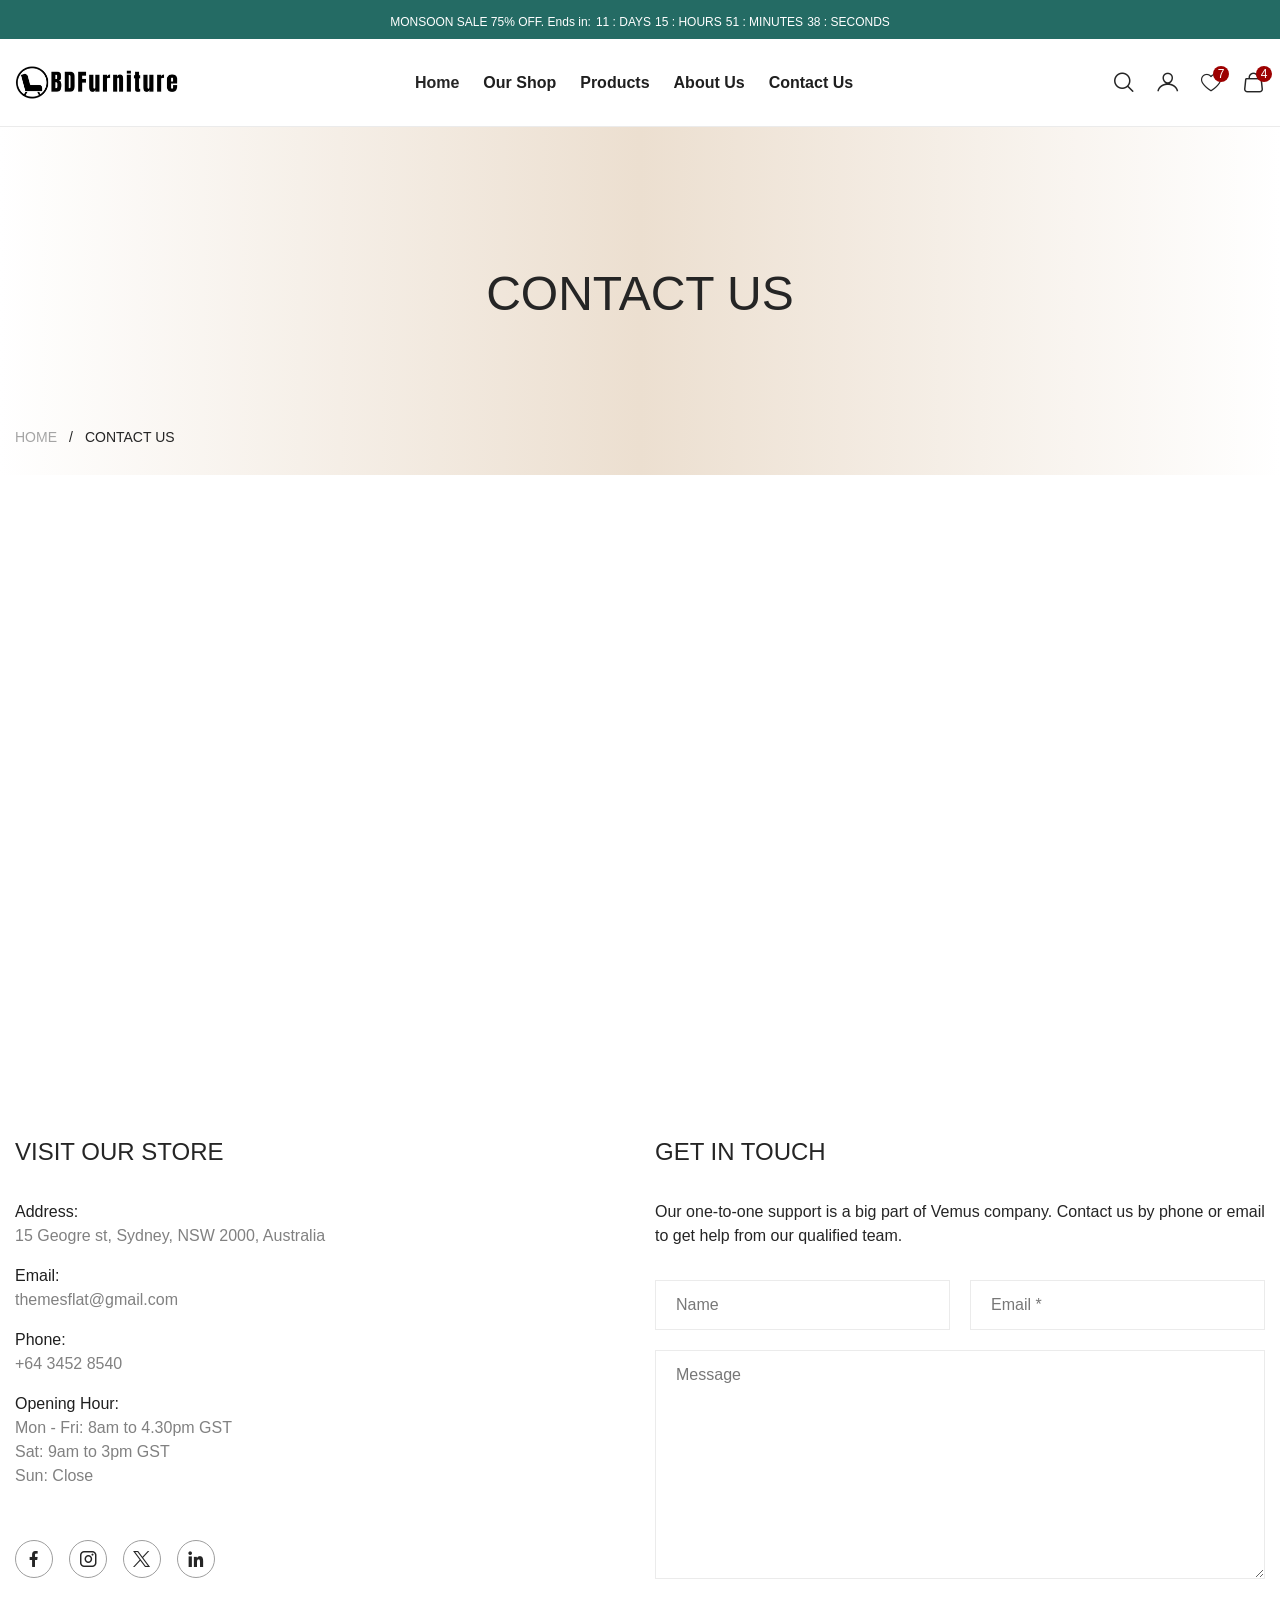
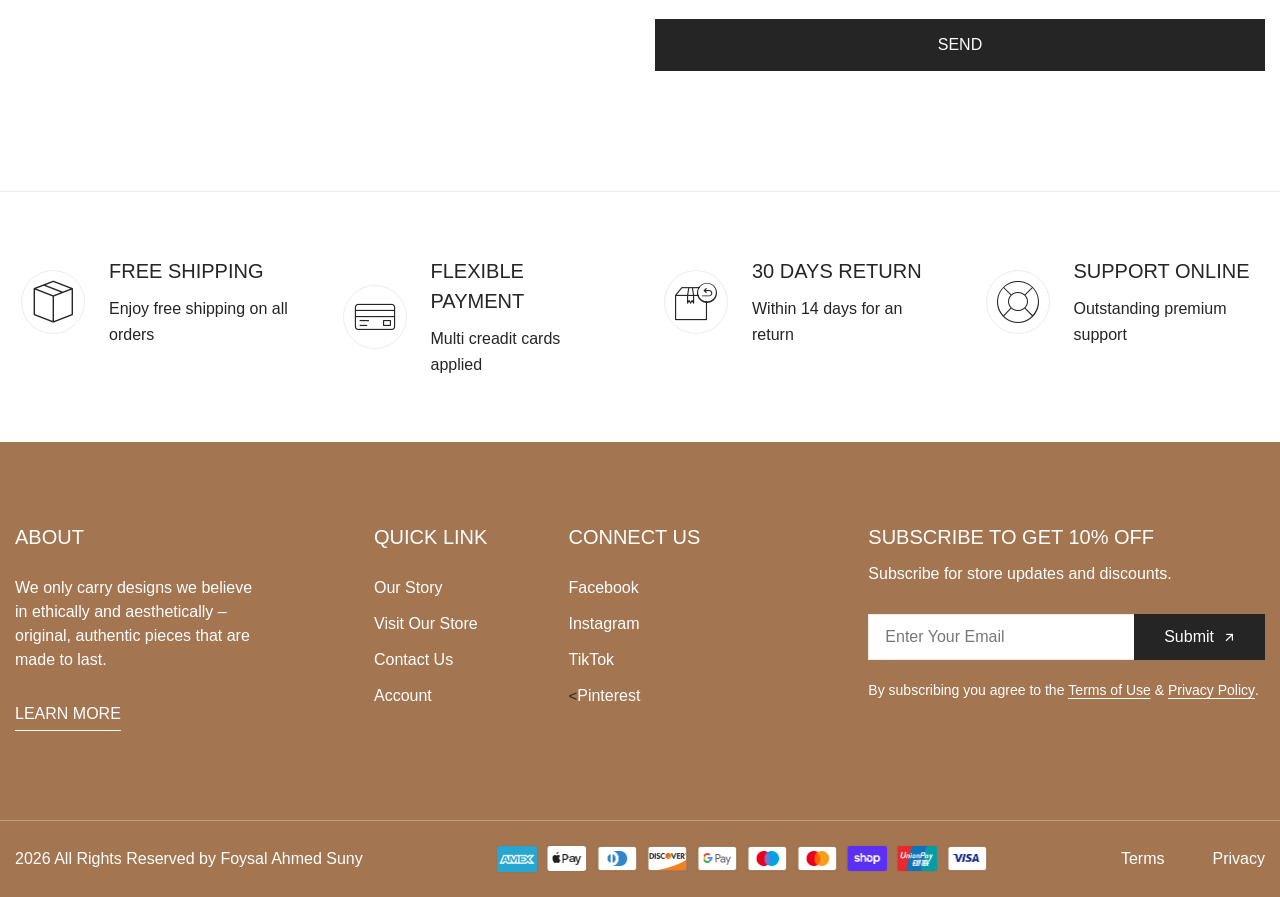
<file: contact.html>
<!DOCTYPE html>

<html xmlns="http://www.w3.org/1999/xhtml" xml:lang="en-US" lang="en-US">



<meta http-equiv="content-type" content="text/html;charset=utf-8" />
<head>
    <!-- Basic Page Needs -->
    <meta charset="utf-8">
    <!--[if IE ]><meta http-equiv="X-UA-Compatible" content="IE=edge,chrome=1"/><![endif]-->

    <meta name="author" content="themesflat.com">
    <title>BDfurniture - Modern Furniture</title>
    <meta name="description"
        content="VinFur offers modern, durable furniture from Vietnam — stylish sofas, dining sets, storage, and decor at fair prices with fast delivery.">
    <meta name="keywords"
        content="VinFur, furniture, modern furniture, home decor, sofas, dining sets, storage solutions, affordable furniture, stylish interiors">
    <meta name="viewport" content="width=device-width, initial-scale=1.0">


    <!-- Mobile Specific Metas -->
    <meta name="viewport" content="width=device-width, initial-scale=1, maximum-scale=1">

    <!-- Theme Style -->
    <link rel="stylesheet" type="text/css" href="css/bootstrap.css">
    <link rel="stylesheet" type="text/css" href="css/animate.min.css">
    <link rel="stylesheet" type="text/css" href="css/swiper-bundle.min.css">
    <link rel="stylesheet" type="text/css" href="css/styles.css">


    <!-- Icon -->
    <link rel="stylesheet" type="text/css" href="icons/icomoon/style.css">

    <!-- Favicon and Touch Icons  -->
    <link rel="shortcut icon" href="images/favicon.svg">
    <link rel="apple-touch-icon-precomposed" href="images/favicon.svg">
</head>

<body>
    <!-- wrapper -->
    <div id="wrapper">

        <!-- Scroll Top -->
        <button id="goTop">
            <span class="border-progress"></span>
            <span class="icon icon-caret-up"></span>
        </button>

        <!-- preload -->
        <div class="preload preload-container" id="preload">
            <div class="preload-logo">
                <div class="spinner"></div>
            </div>
        </div>
        <!-- /preload -->

        <!-- .top-bar -->
        <div class="top-bar style-default top-bar-color-1 d-flex align-items-center justify-content-center fw-3">
            <div>MONSOON SALE 75% OFF. Ends in:
                <div class="tf-countdown style-default">
                    <div class="js-countdown" data-timer="1007500" data-labels=" : DAYS, : HOURS, : MINUTES, : SECONDS">
                    </div>
                </div>
            </div>
        </div>
        <!-- End top-bar -->


          <!-- .header -->
        <header class="header  has-currencies header-sticky">
            <div class="tf-container w-1750">
                <div class="header-inner">
                    <a href="index.html" class="site-logo">
                        <img class="logo_header" alt="logo" width="165" height="32" src="images/logo/logo.png">
                    </a>
                    <nav class="main-menu">
                        <ul class="navigation box-nav-menu">
                           <li >     <!-- class="has-child text-menu menu-item"   -->
                                <a style=" font-weight: bold;" href="index.html" class="demo-name">Home</a>
                               <!--  <div class="submenu sub-menu mega-menu mega-home">
                                    <div class="tf-container w-1246">
                                        <div class="row-demo">
                                            <div class="demo-item">
                                                <a href="index.html" class="demo-img">
                                                    <img width="278" height="370" src="images/header/homepage-1.jpg"
                                                        alt="Demo">
                                                </a>
                                                <a href="index.html" class="demo-name">Homepage 1</a>
                                            </div>
                                            <div class="demo-item">
                                                <a href="home02.html" class="demo-img">
                                                    <img width="278" height="370" src="images/header/homepage-2.jpg"
                                                        alt="Demo">
                                                </a>
                                                <a href="home02.html" class="demo-name">Homepage 2</a>
                                            </div>
                                            <div class="demo-item">
                                                <a href="home03.html" class="demo-img">
                                                    <img width="278" height="370" src="images/header/homepage-3.jpg"
                                                        alt="Demo">
                                                </a>
                                                <a href="home03.html" class="demo-name">Homepage 3</a>
                                            </div>
                                            <div class="demo-item">
                                                <a href="home04.html" class="demo-img">
                                                    <img width="278" height="370" src="images/header/homepage-4.jpg"
                                                        alt="Demo">
                                                </a>
                                                <a href="home04.html" class="demo-name">Homepage 4</a>
                                            </div>
                                        </div>
                                    </div>
                                </div> -->
                            </li>
                            </li>
                            <li >
                                <a style=" font-weight: bold;" href="ourshop.html" class="link text-body-default text_heading-color sub-menu_link">Our Shop</a>
                                <!-- <div class="submenu sub-menu mega-menu mega-shop">
                                    <div class="tf-container w-1750">
                                        <div class="wrap-nav-link">
                                            <div class="col-nav-link mega-menu-item">
                                                <div class="h6 fw-5 mb_23 text_black menu-heading">
                                                    Shop Style
                                                </div>
                                                <ul class="sub-menu_list d-grid gap_10">
                                                    <li>
                                                        <a href="shop-style-01.html"
                                                            class="link text-body-default text_heading-color sub-menu_link">Shop
                                                            Default</a>
                                                    </li>
                                                    <li>
                                                        <a href="shop-style-02.html"
                                                            class="link text-body-default text_heading-color sub-menu_link">Shop
                                                            Style 2</a>
                                                    </li>
                                                    <li>
                                                        <a href="shop-style-03.html"
                                                            class="link text-body-default text_heading-color sub-menu_link">Shop
                                                            Style 3</a>
                                                    </li>
                                                    <li>
                                                        <a href="shop-style-04.html"
                                                            class="link text-body-default text_heading-color sub-menu_link">Shop
                                                            Style 4</a>
                                                    </li>
                                                </ul>
                                            </div>
                                            <div class="col-nav-link mega-menu-item">
                                                <div class="h6 fw-5 mb_23 text_black menu-heading">
                                                    Shop Layout
                                                </div>
                                                <ul class="sub-menu_list d-grid gap_10">
                                                    <li>
                                                        <a href="shop-grid-2-columns.html"
                                                            class="link text-body-default text_heading-color sub-menu_link">Grid
                                                            2 Columns</a>
                                                    </li>
                                                    <li>
                                                        <a href="shop-grid-3-columns.html"
                                                            class="link text-body-default text_heading-color sub-menu_link">Grid
                                                            3 Columns</a>
                                                    </li>
                                                    <li>
                                                        <a href="shop-grid-4-columns.html"
                                                            class="link text-body-default text_heading-color sub-menu_link">Grid
                                                            4 Columns</a>
                                                    </li>

                                                </ul>
                                            </div>
                                            <div class="col-nav-link mega-menu-item">
                                                <div class="h6 fw-5 mb_23 text_black menu-heading">
                                                    Shop Feature
                                                </div>
                                                <ul class="sub-menu_list d-grid gap_10">
                                                    <li>
                                                        <a href="shop-pagination.html"
                                                            class="link text-body-default text_heading-color sub-menu_link">Pagination
                                                            Links</a>
                                                    </li>
                                                    <li>
                                                        <a href="shop-load-more-button.html"
                                                            class="link text-body-default text_heading-color sub-menu_link">Load
                                                            More
                                                            Button</a>
                                                    </li>
                                                    <li>
                                                        <a href="shop-infinity-scroll.html"
                                                            class="link text-body-default text_heading-color sub-menu_link">Infinity
                                                            Scroll</a>
                                                    </li>
                                                </ul>
                                            </div>
                                        </div>
                                        <div class="wrap-banner d-flex">
                                            <div class="banner-menu hover-image">
                                                <div class="img-style">
                                                    <img width="396" height="487" loading="lazy" decoding="async"
                                                        src="images/header/banner-2.jpg" alt="banner">
                                                </div>
                                                <div class="content">
                                                    <div class="title d-flex align-items-center gap_10 mb_10">
                                                        <h5 class="text_white">New Season</h5>
                                                    </div>
                                                    <div class="text-caption-1 text_white">
                                                        <a href="shop-style-01.html"
                                                            class=" hover-underline-link  d-flex align-items-center gap_10">SHOP
                                                            NOW <i class="icon-arrow-right-up"></i></a>
                                                    </div>
                                                </div>
                                            </div>
                                            <div class="banner-menu hover-image">
                                                <div class="img-style">
                                                    <img width="396" height="487" loading="lazy" decoding="async"
                                                        src="images/header/banner-3.jpg" alt="banner">
                                                </div>
                                                <div class="content">
                                                    <div class="title d-flex align-items-center gap_10 mb_10">
                                                        <h5 class="text_white">Flash Sale</h5>
                                                        <span class="line"></span>
                                                        <h5 class="text_white">30% OFF</h5>
                                                    </div>
                                                    <div class="text-caption-1 text_white">
                                                        <a href="shop-style-01.html"
                                                            class=" hover-underline-link  d-flex align-items-center gap_10">SHOP
                                                            NOW <i class="icon-arrow-right-up"></i></a>
                                                    </div>
                                                </div>
                                            </div>
                                        </div>
                                    </div>
                                </div> -->
                            </li>
                            <li >
                                <a style=" font-weight: bold;" href="products.html" class="link text-body-default text_heading-color sub-menu_link">Products </a>
                                <!-- <div class="submenu sub-menu mega-menu mega-product ">
                                    <div class="tf-container w-1750">
                                        <div class="wrap-nav-link">
                                            <div class="col-nav-link mega-menu-item">
                                                <div class="h6 fw-5 mb_23 text_black menu-heading">
                                                    Product Style
                                                </div>
                                                <ul class="sub-menu_list d-grid gap_10">
                                                    <li>
                                                        <a href="product-style-01.html"
                                                            class="link text-body-default text_heading-color sub-menu_link">Product
                                                            Style 1
                                                        </a>
                                                    </li>
                                                    <li>
                                                        <a href="product-style-02.html"
                                                            class="link text-body-default text_heading-color sub-menu_link">Product
                                                            Style 2
                                                        </a>
                                                    </li>
                                                    <li>
                                                        <a href="product-style-03.html"
                                                            class="link text-body-default text_heading-color sub-menu_link">Product
                                                            Style 3
                                                        </a>
                                                    </li>
                                                    <li>
                                                        <a href="product-style-04.html"
                                                            class="link text-body-default text_heading-color sub-menu_link">Product
                                                            Style 4<span
                                                                class="tag hot demo-label text-small-2 ">Hot</span>
                                                        </a>
                                                    </li>
                                                    <li>
                                                        <a href="product-style-05.html"
                                                            class="link text-body-default text_heading-color sub-menu_link">Product
                                                            Style 5<span
                                                                class="tag trending demo-label text-small-2 ">Trending</span>
                                                        </a>
                                                    </li>
                                                    <li>
                                                        <a href="product-style-06.html"
                                                            class="link text-body-default text_heading-color sub-menu_link">Product
                                                            Style 6<span
                                                                class="tag trending demo-label text-small-2 ">Trending</span>
                                                        </a>
                                                    </li>
                                                </ul>
                                            </div>
                                            <div class="col-nav-link mega-menu-item">
                                                <div class="h6 fw-5 mb_23 text_black menu-heading">
                                                    Product Description
                                                </div>
                                                <ul class="sub-menu_list d-grid gap_10">
                                                    <li>
                                                        <a href="product-description-side-dropdown.html"
                                                            class="link text-body-default text_heading-color sub-menu_link">Description
                                                            Side
                                                            Dropdown</a>
                                                    </li>
                                                    <li>
                                                        <a href="product-description-side-full-accordion.html"
                                                            class="link text-body-default text_heading-color sub-menu_link">Description
                                                            Full
                                                            Accordions</a>
                                                    </li>
                                                    <li>
                                                        <a href="product-description-side-drawer.html"
                                                            class="link text-body-default text_heading-color sub-menu_link">Description
                                                            Side
                                                            Drawer</a>
                                                    </li>
                                                </ul>
                                            </div>
                                            <div class="col-nav-link mega-menu-item">
                                                <div class="h6 fw-5 mb_23 text_black menu-heading">
                                                    Product Details
                                                </div>
                                                <ul class="sub-menu_list d-grid gap_10">
                                                    <li>
                                                        <a href="product-inner-zoom.html"
                                                            class="link text-body-default text_heading-color sub-menu_link">Product
                                                            Inner
                                                            Zoom</a>
                                                    </li>
                                                    <li>
                                                        <a href="product-inner-circle-zoom.html"
                                                            class="link text-body-default text_heading-color sub-menu_link">Product
                                                            Inner
                                                            Circle Zoom</a>
                                                    </li>
                                                    <li>
                                                        <a href="product-no-zoom.html"
                                                            class="link text-body-default text_heading-color sub-menu_link">Product
                                                            No
                                                            Zoom</a>
                                                    </li>


                                                </ul>
                                            </div>
                                            <div class="col-nav-link mega-menu-item">
                                                <div class="h6 fw-5 mb_23 text_black menu-heading">
                                                    Product Features
                                                </div>
                                                <ul class="sub-menu_list d-grid gap_10">
                                                    <li>
                                                        <a href="product-pickup-available.html"
                                                            class="link text-body-default text_heading-color sub-menu_link">Pickup
                                                            Available</a>
                                                    </li>
                                                    <li>
                                                        <a href="product-swatch-image.html"
                                                            class="link text-body-default text_heading-color sub-menu_link">Swatch
                                                            Image</a>
                                                    </li>
                                                    <li>
                                                        <a href="product-together.html"
                                                            class="link text-body-default text_heading-color sub-menu_link">Buy
                                                            Together<span
                                                                class="tag new demo-label text-small-2 ">New</span></a>
                                                    </li>
                                                    <li>
                                                        <a href="product-volume-discount.html"
                                                            class="link text-body-default text_heading-color sub-menu_link">Volume
                                                            Discount</a>
                                                    </li>
                                                </ul>
                                            </div>
                                        </div>
                                        <div class="wrap-prd d-flex gap_24 mn-none">
                                            <div class="list-ver">
                                                <div class="prd-nav-item hover-image">
                                                    <div class="img-style">
                                                        <img width="240" height="240" loading="lazy" decoding="async"
                                                            src="images/header/prd-nav-1.jpg" alt="product">
                                                        <a href="#quickView" data-bs-toggle="modal"
                                                            class="hover-tooltip tooltip-top box-icon">
                                                            <span class="icon icon-view"></span>
                                                            <span class="tooltip">Quick view</span>
                                                        </a>
                                                    </div>
                                                    <div class="">
                                                        <a href="shop-style-01.html"
                                                            class="h6 link text_heading-color mb_5">
                                                            Cub Chair
                                                        </a>
                                                        <div class="price">
                                                            <span class="text-body-2">$2,499.00</span><span
                                                                class="old-price">$2,899.00</span>
                                                        </div>
                                                    </div>
                                                </div>
                                                <div class="prd-nav-item hover-image">
                                                    <div class="img-style">
                                                        <img width="240" height="240" loading="lazy" decoding="async"
                                                            src="images/header/prd-nav-2.jpg" alt="product">
                                                        <a href="#quickView" data-bs-toggle="modal"
                                                            class="hover-tooltip tooltip-top box-icon">
                                                            <span class="icon icon-view"></span>
                                                            <span class="tooltip">Quick view</span>
                                                        </a>
                                                    </div>
                                                    <div class="">
                                                        <a href="shop-style-01.html"
                                                            class="h6 link  text_heading-color mb_5">
                                                            Virgule Armchair
                                                        </a>
                                                        <div class="price">
                                                            <span class="text-body-2">$2,499.00</span>
                                                        </div>
                                                    </div>
                                                </div>
                                            </div>
                                        </div>
                                    </div>
                                </div> -->
                            </li>
                            <li >
                                <a style=" font-weight: bold;" href="about-us.html" class="link text-body-default text_heading-color sub-menu_link">About Us
                                </a>
                                <!-- <div class="submenu sub-menu mega-menu mega-page">
                                    <div class="wrap-nav-link">
                                        <div class="col-nav-link">
                                            <div class="d-grid gap_10">
                                                <a href="about-us.html"
                                                    class="link text-body-default text_heading-color sub-menu_link">About
                                                    Us</a>
                                                <a href="contact.html"
                                                    class="link text-body-default text_heading-color sub-menu_link">Contact
                                                    Us</a>
                                                <a href="our-store.html"
                                                    class="link text-body-default text_heading-color sub-menu_link">Store
                                                    Location</a>
                                                <a href="my-account.html"
                                                    class="link text-body-default text_heading-color sub-menu_link">My
                                                    Account</a>
                                                <a href="faqs.html"
                                                    class="link text-body-default text_heading-color sub-menu_link">FAQ</a>
                                                <a href="shop-cart.html"
                                                    class="link text-body-default text_heading-color sub-menu_link">Cart
                                                    Drawer</a>
                                                <a href="before-you-leave.html"
                                                    class="link text-body-default text_heading-color sub-menu_link">Before
                                                    You Leave</a>
                                                <a href="product-popup.html"
                                                    class="link text-body-default text_heading-color sub-menu_link">Products
                                                    Popup</a>
                                                <a href="index.html"
                                                    class="link text-body-default text_heading-color sub-menu_link">Newspaper
                                                    Popup</a>
                                                <a href="404.html"
                                                    class="link text-body-default text_heading-color sub-menu_link">404</a>
                                                <a href="#"
                                                    class="link text-body-default text_heading-color sub-menu_link">Coming
                                                    Soon!</a>
                                            </div>
                                        </div>
                                    </div>

                                </div> -->
                            </li>
                            <li >
                                <a style=" font-weight: bold;" href="contact.html" class="link text-body-default text_heading-color sub-menu_link">Contact Us</a>
                                <!-- <div class="submenu sub-menu menu-defaul">

                                    <ul class="sub-menu_list d-grid gap_10">
                                        <li>
                                            <a href="blog-style-1.html"
                                                class="link text-body-default text_heading-color sub-menu_link">Blog
                                                List Style 1</a>
                                        </li>
                                        <li>
                                            <a href="blog-style-2.html"
                                                class="link text-body-default text_heading-color sub-menu_link">Blog
                                                List Style 2</a>
                                        </li>
                                        <li>
                                            <a href="blog-style-3.html"
                                                class="link text-body-default text_heading-color sub-menu_link">Blog
                                                List Style 3</a>
                                        </li>
                                        <li>
                                            <a href="blog-post.html"
                                                class="link text-body-default text_heading-color sub-menu_link">Blog
                                                Post</a>
                                        </li>
                                    </ul>
                                </div> -->
                            </li>
                            <li class="text-menu menu-item">
                                <a href="404-3.html" class="toggle splitting item-link btn-buy-theme">
                                    Contact +880 16*2* 03160!
                                </a>
                            </li>
                        </ul>
                    </nav>
                    <div class="header-right d-flex align-items-center ">
                        <div class="wrap-currencies d-flex gap_14 align-items-center xxl-hide">
                            <div class="tf-currencies">
                                <select class="tf-dropdown-select style-default type-currencies">
                                    <option selected data-thumbnail="images/country/us.png">USD</option>
                                    <option data-thumbnail="images/country/vie.png">VND</option>
                                </select>
                            </div>
                            <div class="tf-languages">
                                <select class="tf-dropdown-select style-default type-languages">
                                    <option>English</option>
                                    <option>العربية</option>
                                    <option>简体中文</option>
                                    <option>اردو</option>
                                </select>
                            </div>
                        </div>
                        <ul class="nav-icon-list">
                            <li class="d-none d-md-flex">
                                <a class="nav-icon-item link" href="#search" data-bs-toggle="modal">
                                    <i class="icon icon-magnifying-glass"></i>
                                </a>
                            </li>
                            <li class="d-none d-lg-flex">
                                <a href="#login" data-bs-toggle="offcanvas" class="nav-icon-item link">
                                    <i class="icon icon-user"></i>
                                </a>
                            </li>
                            <li class="d-none d-sm-flex position-relative">
                                <a class="nav-icon-item link" href="wishlist.html">
                                    <i class="icon icon-heart"></i>
                                </a>
                                <span class="count">7</span>
                            </li>
                            <li class="shop-cart" data-bs-toggle="modal" data-bs-target="#shoppingCart">
                                <a class="nav-icon-item link" href="#shoppingCart" data-bs-toggle="modal">
                                    <i class="icon icon-bag"></i>
                                </a>
                                <span class="count">4</span>
                            </li>
                        </ul>
                        <a href="#mobileMenu" data-bs-toggle="offcanvas" class="mobile-button d-xl-none">
                            <div class="burger">
                                <span></span>
                                <span></span>
                                <span></span>
                            </div>
                        </a>
                    </div>
                </div>
            </div>
        </header>
        <!-- End header -->


        <!-- page-title -->
        <div class="tf-page-title">
            <h2 class="text-center text-uppercase title">contact us</h2>
            <ul class="breadcrumb-list">
                <li><a href="index.html">Home</a></li>
                <li>contact us</li>
            </ul>
        </div>
        <!-- /page-title -->

        <!-- main-content -->
        <div class="main-content">
            <!-- s-contact-us  -->
            <div class="s-contact-us tf-spacing-1">
                <div class="tf-container">

                    <div class="wg-map d-flex">
                        <iframe
                            src="https://www.google.com/maps/embed?pb=!1m18!1m12!1m3!1d7880.148272329334!2d151.20657421407668!3d-33.858885268389294!2m3!1f0!2f0!3f0!3m2!1i1024!2i768!4f13.1!3m3!1m2!1s0x6b12ae682c546039%3A0x16da940d587922a1!2sCircular%20Quay!5e0!3m2!1sen!2s!4v1745205798630!5m2!1sen!2s"
                            width="1440" height="461" style="border:0;" allowfullscreen="" loading="lazy"
                            referrerpolicy="no-referrer-when-downgrade"></iframe>
                    </div>

                    <div class="row">
                        <div class="col-md-6">
                            <div class="box-content">
                                <div class="h4 text-uppercase title">Visit Our Store</div>
                                <ul class="list-info d-grid gap_16">
                                    <li>
                                        <div class="text-body-default text_heading-color fw-5">Address:</div>
                                        <div class="text-body-default text_body-color-2">15 Geogre st, Sydney, NSW 2000,
                                            Australia</div>
                                    </li>
                                    <li>
                                        <div class="text-body-default text_heading-color fw-5">Email:</div>
                                        <div class="text-body-default text_body-color-2"><a href="#"
                                                class="link">themesflat@gmail.com</a></div>
                                    </li>
                                    <li>
                                        <div class="text-body-default text_heading-color fw-5">Phone:</div>
                                        <div class="text-body-default text_body-color-2">+64 3452 8540</div>
                                    </li>
                                    <li>
                                        <div class="text-body-default text_heading-color fw-5">Opening Hour:</div>
                                        <div class="text-body-default text_body-color-2">Mon - Fri: 8am to 4.30pm GST
                                        </div>
                                        <div class="text-body-default text_body-color-2">Sat: 9am to 3pm GST</div>
                                        <div class="text-body-default text_body-color-2">Sun: Close</div>
                                    </li>
                                </ul>
                                <ul class="tf-social-icon d-flex gap_16">
                                    <li><a href="https://www.facebook.com/" target="_blank" class="social-facebook">
                                            <span class="icon-facebook"></span>
                                        </a></li>
                                    <li><a href="https://www.pinterest.com/" target="_blank" class="social-pinterest">
                                            <span class="icon-instagram"></span>
                                        </a></li>
                                    <li><a href="https://x.com/" target="_blank" class=" social-x">
                                            <span class="icon-xlogo"></span>
                                        </a></li>
                                    <li><a href="https://www.tiktok.com/" target="_blank" class="social-linkin ">
                                            <span class="icon-linked"></span>
                                        </a></li>
                                </ul>
                            </div>
                        </div>
                        <div class="col-md-6">
                            <form class="form-contact">
                                <div class="heading">
                                    <div class="h4 text-uppercase title">Get In Touch</div>
                                    <p>Our one-to-one support is a big part of Vemus company. Contact us by phone or
                                        email
                                        to get help from our qualified team.</p>
                                </div>
                                <div class="wrap mb_40">
                                    <div class="tf-grid-layout md-col-2 gap_20 mb_20">
                                        <fieldset class="">
                                            <input class="" id="name" type="text" placeholder="Name" name="text"
                                                tabindex="2" value="" required>
                                        </fieldset>
                                        <fieldset class="">
                                            <input class="" id="email" type="email" placeholder="Email *" name="text"
                                                tabindex="2" value="" required>
                                        </fieldset>
                                    </div>
                                    <fieldset>
                                        <textarea id="comment" class="" rows="4" placeholder="Message" tabindex="2"
                                            required></textarea>
                                    </fieldset>
                                </div>
                                <button class="tf-btn btn-bg-secondary btn-px-28 w-full animate-btn" type="submit">
                                    <span>SEND</span>
                                </button>
                            </form>
                        </div>
                    </div>
                </div>

            </div>
            <!-- /s-contact-us  -->
            <!-- s-customer-services  -->
            <div class="s-customer-services tf-spacing-2 sw-layout">
                <div class="tf-container w-1462 ">
                    <div class="swiper" data-screen-xl="4" data-preview="3" data-tablet="2" data-mobile-sm="2"
                        data-mobile="1" data-space-lg="48" data-space-md="20" data-space="15">
                        <div class="swiper-wrapper">
                            <div class="swiper-slide">
                                <div class="box-icon_v01">
                                    <div class="icon">
                                        <i class="icon-shipping"></i>
                                    </div>
                                    <div class="content">
                                        <div class="h5 mb_10 text-uppercase">Free Shipping</div>
                                        <p class="text-body-default lh-26  ">Enjoy free shipping on all
                                            orders</p>
                                    </div>
                                </div>
                            </div>
                            <div class="swiper-slide">
                                <div class="box-icon_v01">
                                    <div class="icon">
                                        <i class="icon-payment"></i>
                                    </div>
                                    <div class="content">
                                        <div class="h5 mb_10 text-uppercase">flexible payment</div>
                                        <p class="text-body-default lh-26  ">Multi creadit cards applied</p>
                                    </div>
                                </div>
                            </div>
                            <div class="swiper-slide">
                                <div class="box-icon_v01">
                                    <div class="icon">
                                        <i class="icon-box-return"></i>
                                    </div>
                                    <div class="content">
                                        <div class="h5 mb_10 text-uppercase">30 days return</div>
                                        <p class="text-body-default lh-26  ">Within 14 days for an return</p>
                                    </div>
                                </div>
                            </div>
                            <div class="swiper-slide">
                                <div class="box-icon_v01">
                                    <div class="icon">
                                        <i class="icon-support"></i>
                                    </div>
                                    <div class="content">
                                        <div class="h5 mb_10 text-uppercase">Support Online</div>
                                        <p class="text-body-default lh-26  ">Outstanding premium support</p>
                                    </div>
                                </div>
                            </div>
                        </div>
                        <div class="sw-dots sw-pagination-layout text-center mt_24">
                        </div>
                    </div>
                </div>
            </div>
            <!-- /s-customer-services  -->

        </div>
        <!-- /main-content -->

        <!-- Footer -->
        <footer class="footer">
            <div class="footer-body">
                <div class="tf-container">
                    <div class="row">
                        <div class="col-lg-3 col-md-6">
                            <div class="footer-about">
                                <div class="h5 text-uppercase mb_24 footer-title text_white">about</div>
                                <p class="text-body-default text_white mb_24">We only carry designs we believe
                                    in
                                    ethically and aesthetically
                                    – original, authentic pieces that are made to last.</p>
                                <a href="about-us.html"
                                    class="hover-underline-link text_white text-body-default text-uppercase">learn
                                    more</a>
                            </div>
                        </div>
                        <div class="col-lg-5 col-md-6">
                            <div class="wrap-footer-col-block">
                                <div class="footer-col-block">
                                    <div class="h5 footer-heading footer-heading-mobile footer-title text_white mb_24">
                                        Quick
                                        Link</div>
                                    <div class="tf-collapse-content">
                                        <ul class="footer-menu-list d-grid gap_12">
                                            <li>
                                                <a href="about-us.html" class="link-2 text-body-default text_white">Our
                                                    Story</a>
                                            </li>
                                            <li>
                                                <a href="404-2.html"
                                                    class="link-2 text-body-default text_white">Visit Our
                                                    Store</a>
                                            </li>
                                            <li>
                                                <a href="contact.html"
                                                    class="link-2 text-body-default text_white">Contact
                                                    Us</a>
                                            </li>
                                            <li>
                                                <a href="my-account.html"
                                                    class="link-2 text-body-default text_white">Account</a>
                                            </li>
                                        </ul>
                                    </div>
                                </div>
                                <div class="footer-col-block">
                                    <div class="h5 footer-heading footer-heading-mobile footer-title text_white mb_24">
                                        Connect Us</div>
                                    <div class="tf-collapse-content">
                                        <ul class="footer-menu-list d-grid gap_12">
                                            <li>
                                                <a href="https://www.facebook.com/" target="_blank"
                                                    class="link-2 text-body-default text_white">Facebook</a>
                                            </li>
                                            <li>
                                                <a href="https://www.instagram.com/" target="_blank"
                                                    class="link-2 text-body-default text_white">Instagram</a>
                                            </li>
                                            <li>
                                                <a href="https://www.tiktok.com/" target="_blank"
                                                    class="link-2 text-body-default text_white">TikTok</a>
                                            </li>
                                            <li>
                                                <<a href="https://www.pinterest.com/" target="_blank"
                                                    class="link-2 text-body-default text_white">Pinterest</a>
                                            </li>
                                        </ul>
                                    </div>
                                </div>
                            </div>
                        </div>
                        <div class="col-lg-4">
                            <div class="footer-newsletter">
                                <div class="footer-title text_white mb_28">
                                    <div class="h5 text-uppercase mb_10 text_white">subscribe to get 10% off</div>
                                    <p class="text-body-default text_white">Subscribe for store updates and discounts.
                                    </p>
                                </div>
                                <form method="post" class="form-newsletter mb_20" action="#" accept-charset="utf-8">
                                    <div class="wrap">
                                        <fieldset class=" position-relative">
                                            <input type="email" class="tb-my-input style-border" name="email"
                                                placeholder="Enter Your Email" required="">
                                        </fieldset>
                                        <button name="submit" type="submit" class="btn-submit animate-btn">
                                            <span class="text-body-default fw-5">Submit</span><i
                                                class="icon-arrow-right-up2"></i>
                                        </button>
                                    </div>
                                </form>
                                <p class="text-caption-1 text_white">By subscribing you agree to the <a
                                        href="terms-conditions.html" class="hover-underline-link">Terms of Use</a> & <a
                                        href="privacy-policy.html" class="hover-underline-link">Privacy Policy</a>.</p>
                            </div>
                        </div>
                    </div>
                </div>
            </div>
            <div class="footer-bottom">
                <div class="tf-container">
                    <div class="wrap-footer-bottom">
                        <p class="text_white">2026 All Rights Reserved by Foysal Ahmed Suny</p>
                        <ul class="payment-method-list d-flex gap_8 justify-content-center flex-wrap">
                            <li>
                                <a href="#"><img width="40" height="25" src="images/payment/amex.png" alt=""></a>
                            </li>
                            <li>
                                <a href="#"><img width="40" height="25" src="images/payment/payment-1.png" alt=""></a>
                            </li>
                            <li>
                                <a href="#"><img width="40" height="25" src="images/payment/payment-2.png" alt=""></a>
                            </li>
                            <li>
                                <a href="#"><img width="40" height="25" src="images/payment/payment-3.png" alt=""></a>
                            </li>
                            <li>
                                <a href="#"><img width="40" height="25" src="images/payment/payment-4.png" alt=""></a>
                            </li>
                            <li>
                                <a href="#"><img width="40" height="25" src="images/payment/payment-5.png" alt=""></a>
                            </li>
                            <li>
                                <a href="#"><img width="40" height="25" src="images/payment/payment-6.png" alt=""></a>
                            </li>
                            <li>
                                <a href="#"><img width="40" height="25" src="images/payment/payment-7.png" alt=""></a>
                            </li>
                            <li>
                                <a href="#"><img width="40" height="25" src="images/payment/payment-8.png" alt=""></a>
                            </li>
                            <li>
                                <a href="#"><img width="40" height="25" src="images/payment/payment-9.png" alt=""></a>
                            </li>
                        </ul>
                        <div class="right d-flex ">
                            <a href="terms-conditions.html" class="text-body-default link-2 text_white ">Terms</a>
                            <a href="privacy-policy.html" class="text-body-default link-2 text_white">Privacy</a>
                        </div>
                    </div>
                </div>
            </div>
        </footer>
        <!-- /Footer -->

    </div>
    <!-- /wrapper -->


    <!-- Toolbar -->
    <div class="tf-toolbar-bottom">
        <div class="toolbar-item">
            <a href="404-2.html">
                <span class="toolbar-icon">
                    <i class="icon icon-storefront"></i>
                </span>
                <span class="toolbar-label">Shop</span>
            </a>
        </div>
        <div class="toolbar-item">
            <a href="#search" data-bs-toggle="modal">
                <span class="toolbar-icon">
                    <i class="icon icon-magnifying-glass"></i>
                </span>
                <span class="toolbar-label">Search</span>
            </a>
        </div>
        <div class="toolbar-item">
            <a href="my-account.html">
                <span class="toolbar-icon">
                    <i class="icon icon-user"></i>
                </span>
                <span class="toolbar-label">Account</span>
            </a>
        </div>
        <div class="toolbar-item">
            <a href="wishlist.html">
                <span class="toolbar-icon">
                    <i class="icon icon-heart"></i>
                    <span class="toolbar-count">7</span>
                </span>
                <span class="toolbar-label">Wishlist</span>
            </a>
        </div>
        <div class="toolbar-item">
            <a href="shop-cart.html">
                <span class="toolbar-icon">
                    <i class="icon icon-bag"></i>
                    <span class="toolbar-count">4</span>
                </span>
                <span class="toolbar-label">Cart</span>
            </a>
        </div>
    </div>
    <!-- /Toolbar -->

    <!-- Mobile Menu -->
    <div class="offcanvas offcanvas-start canvas-mb" id="mobileMenu">
        <span class="icon-close-popup" data-bs-dismiss="offcanvas">
            <i class="icon-close"></i>
        </span>
        <div class="canvas-header">
            <a href="index.html" class="site-logo">
                <img class="logo_header" alt="logo" width="165" height="32" src="images/logo/logo.svg">
            </a>
            <a href="#login" data-bs-toggle="offcanvas" class="tf-btn btn-bg-secondary">
                Login
                <i class="icon icon-user"></i>
            </a>
            <span class="br-line"></span>
        </div>
        <div class="canvas-body">
            <div class="mb-content-top">
                <ul class="nav-ul-mb" id="wrapper-menu-navigation"></ul>
            </div>
            <div class="group-btn">
                <a href="wishlist.html" class="tf-btn btn-bg-primary style-2">
                    Wishlist
                    <i class="icon icon-heart"></i>
                </a>
                <div data-bs-dismiss="offcanvas">
                    <a href="#search" data-bs-toggle="modal" class="tf-btn btn-bg-primary style-2">
                        Search
                        <i class="icon icon-magnifying-glass"></i>
                    </a>
                </div>
            </div>
            <div class="flow-us-wrap">
                <div class="h5 title">Follow us on</div>
                <ul class="tf-social-icon d-flex gap_8">
                    <li><a href="https://www.facebook.com/" target="_blank" class="social-facebook">
                            <span class="icon-facebook"></span>
                        </a></li>
                    <li><a href="https://www.pinterest.com/" target="_blank" class="social-pinterest">
                            <span class="icon-pinterest"></span>
                        </a></li>
                    <li><a href="https://x.com/" target="_blank" class=" social-x">
                            <span class="icon-xlogo"></span>
                        </a></li>
                    <li><a href="https://www.tiktok.com/" target="_blank" class="social-linkin ">
                            <span class="icon-tiktok"></span>
                        </a></li>
                </ul>
            </div>
            <div class="payment-wrap">
                <div class="title">Payment:</div>
                <ul class="payment-method-list d-flex gap_8">
                    <li>
                        <a href="#"><img width="40" height="25" src="images/payment/amex.png" alt=""></a>
                    </li>
                    <li>
                        <a href="#"><img width="40" height="25" src="images/payment/payment-1.png" alt=""></a>
                    </li>
                    <li>
                        <a href="#"><img width="40" height="25" src="images/payment/payment-2.png" alt=""></a>
                    </li>
                    <li>
                        <a href="#"><img width="40" height="25" src="images/payment/payment-3.png" alt=""></a>
                    </li>
                    <li>
                        <a href="#"><img width="40" height="25" src="images/payment/payment-4.png" alt=""></a>
                    </li>
                    <li>
                        <a href="#"><img width="40" height="25" src="images/payment/payment-5.png" alt=""></a>
                    </li>

                </ul>
            </div>
        </div>
        <div class="canvas-footer">
            <div class="tf-currencies">
                <select class="tf-dropdown-select style-default type-currencies">
                    <option selected data-thumbnail="images/country/us.png">USD</option>
                    <option data-thumbnail="images/country/vie.png">VND</option>
                </select>
            </div>
            <span class="br-line"></span>
            <div class="tf-languages">
                <select class="tf-dropdown-select style-default type-languages">
                    <option>English</option>
                    <option>العربية</option>
                    <option>简体中文</option>
                    <option>اردو</option>
                </select>
            </div>
        </div>
    </div>
    <!-- /Mobile Menu -->

    <!-- Compare -->
    <div class="modal modalCentered fade modal-compare" id="compare">
        <div class="modal-dialog modal-dialog-centered">
            <div class="modal-content">
                <span class="icon-close-popup" data-bs-dismiss="modal">
                    <i class="icon-close"></i>
                </span>
                <div class="modal-heading">
                    <div class="h4 title text-uppercase">compare products</div>
                </div>
                <div class="modal-body main-list-clear">
                    <div class="tf-compare-inner">
                        <div class="tf-compare-list list-empty">
                            <p class="text-empty">Your compare is curently empty</p>
                            <div class="tf-compare-item card-product file-delete">
                                <div class="card-product_wrapper aspect-ratio-1">
                                    <span class="remove icon-close"></span>
                                    <a href="product-style-01.html" class="product-img">
                                        <img width="250" height="250" loading="lazy" decoding="async"
                                            src="images/products/prd-compare-1.jpg" alt="Image Product"
                                            class="img-product">
                                        <img width="250" height="250" loading="lazy" decoding="async"
                                            src="images/products/prd-compare-1_1.jpg" alt="Image Product"
                                            class="lazyload img-hover">
                                    </a>
                                </div>
                                <div class="card_product-info text-center">
                                    <a href="product-style-01.html" class="name-product h6 link text-line-clamp-2">
                                        Torii Love Console
                                    </a>
                                    <div class="price-wrap justify-content-center">
                                        <span class="price-new fw-medium">$1,999.00</span>
                                        <span class="price-old fw-normal text-caption-1">$3,199.00</span>
                                    </div>
                                </div>
                            </div>
                            <div class="tf-compare-item card-product file-delete">
                                <div class="card-product_wrapper aspect-ratio-1">
                                    <span class="remove icon-close"></span>
                                    <a href="product-style-01.html" class="product-img">
                                        <img width="250" height="250" loading="lazy" decoding="async"
                                            src="images/products/prd-compare-2.jpg" alt="Image Product"
                                            class="img-product">
                                        <img width="250" height="250" loading="lazy" decoding="async"
                                            src="images/products/prd-compare-2_1.jpg" alt="Image Product"
                                            class="lazyload img-hover">
                                    </a>
                                </div>
                                <div class="card_product-info text-center">
                                    <a href="product-style-01.html" class="name-product h6 link text-line-clamp-2">
                                        Dune Dining Chair
                                    </a>
                                    <div class="price-wrap justify-content-center">
                                        <span class="price-new fw-medium">$499.00</span>
                                        <span class="price-old fw-normal text-caption-1">$799.00</span>
                                    </div>
                                </div>
                            </div>
                            <div class="tf-compare-item card-product file-delete">
                                <div class="card-product_wrapper aspect-ratio-1">
                                    <span class="remove icon-close"></span>
                                    <a href="product-style-01.html" class="product-img">
                                        <img width="250" height="250" loading="lazy" decoding="async"
                                            src="images/products/prd-compare-3.jpg" alt="Image Product"
                                            class="img-product">
                                        <img width="250" height="250" loading="lazy" decoding="async"
                                            src="images/products/prd-compare-3_1.jpg" alt="Image Product"
                                            class="lazyload img-hover">
                                    </a>
                                </div>
                                <div class="card_product-info text-center">
                                    <a href="product-style-01.html" class="name-product h6 link text-line-clamp-2">
                                        Planet Chair
                                    </a>
                                    <div class="price-wrap justify-content-center">
                                        <span class="price-new fw-medium">$750.00</span>
                                        <span class="price-old fw-normal text-caption-1">$1,249.00</span>
                                    </div>
                                </div>
                            </div>
                            <div class="tf-compare-item card-product file-delete">
                                <div class="card-product_wrapper aspect-ratio-1">
                                    <span class="remove icon-close"></span>
                                    <a href="product-style-01.html" class="product-img">
                                        <img width="250" height="250" loading="lazy" decoding="async"
                                            src="images/products/prd-compare-4.jpg" alt="Image Product"
                                            class="img-product">
                                        <img width="250" height="250" loading="lazy" decoding="async"
                                            src="images/products/prd-compare-4_1.jpg" alt="Image Product"
                                            class="lazyload img-hover">
                                    </a>
                                </div>
                                <div class="card_product-info text-center">
                                    <a href="product-style-01.html" class="name-product h6 link text-line-clamp-2">
                                        Planet Bar Chair
                                    </a>
                                    <div class="price-wrap justify-content-center">
                                        <span class="price-new fw-medium">$899.00</span>
                                        <span class="price-old fw-normal text-caption-1">$1,299.00</span>
                                    </div>
                                </div>
                            </div>
                        </div>
                    </div>
                    <div class="group-btn">
                        <a href="compare.html" class="tf-btn btn-bg-secondary animate-btn fw-medium">
                            COMPARE <span class="count-item-compare">(4)</span>
                        </a>
                        <button type="button" class="tf-btn btn-border animate-btn animate-dark clear-list-empty">
                            <span>CLEAR ALL</span>
                        </button>
                    </div>
                </div>
            </div>
        </div>
    </div>
    <!-- /Compare -->

    <!-- quick-view -->
    <div class="modal modalCentered fade modal-quick-view" id="quickView">
        <div class="modal-dialog modal-dialog-centered">
            <div class="modal-content">
                <i class="icon icon-x icon-close-popup" data-bs-dismiss="modal"></i>
                <div class="tf-product-media-wrap tf-btn-swiper-item">
                    <div dir="ltr" class="swiper tf-single-slide">
                        <div class="swiper-wrapper">
                            <div class="swiper-slide" data-size="XS" data-color="orange">
                                <div class="item">
                                    <img loading="lazy" decoding="async" width="611" height="780"
                                        src="images/products/prd-quickview-1.jpg" alt="Image">
                                </div>
                            </div>
                            <div class="swiper-slide" data-size="L" data-color="beige">
                                <div class="item">
                                    <img loading="lazy" decoding="async" width="611" height="780"
                                        src="images/products/prd-quickview-2.jpg" alt="Image">
                                </div>
                            </div>
                            <div class="swiper-slide" data-size="M" data-color="mochagray">
                                <div class="item">
                                    <img loading="lazy" decoding="async" width="611" height="780"
                                        src="images/products/prd-quickview-3.jpg" alt="Image">
                                </div>
                            </div>
                        </div>
                    </div>
                </div>
                <div class="tf-product-info-wrap">
                    <div class="tf-product-info-inner tf-product-info-list">
                        <div class="tf-product-info-heading">

                            <a href="product-style-01.html"
                                class="link product-info-name text-uppercase h5 text_heading-color">Dune Dining
                                Chair</a>
                            <div class="product-info-price">
                                <div class="price-wrap d-flex align-items-center gap_10">
                                    <span class="price-new price-on-sale h4 text_heading-color">$2,499.00</span>
                                    <span class="price-old compare-at-price h6">$2,899.00</span>
                                    <div class="tag-discount d-flex align-items-center gap_6">
                                        <i class="icon-tag"></i>
                                        <span>30% OFF</span>
                                    </div>
                                </div>
                            </div>
                            <p class="product-infor-sub text-body-default text_body-color-2 ">Lorem ipsum dolor sit amet
                                nec
                                etiamconsectetur.
                                Egestas cursus a maecenas massa facilisi adipiscing dolor iaculis. In mattis nec morbi.
                            </p>
                        </div>
                        <div class="tf-product-variant w-full mb_42">
                            <div class="variant-picker-item variant-color">
                                <div class="variant-picker-label">
                                    <div class="h6 fw-semibold fw-4 text_heading-color">
                                        Colors
                                        <span
                                            class="variant-picker-label-value value-currentColor text-body-default fw-5 ">orange</span>
                                    </div>
                                </div>
                                <div class="variant-picker-values">
                                    <div class="hover-tooltip tooltip-bot color-btn active" data-color="orange">
                                        <span class="check-color bg-rustybrown"></span>
                                        <span class="tooltip">Orange</span>
                                    </div>
                                    <div class="hover-tooltip tooltip-bot color-btn" data-color="beige">
                                        <span class="check-color bg-lightbeige"></span>
                                        <span class="tooltip">Beige</span>
                                    </div>
                                    <div class="hover-tooltip tooltip-bot color-btn" data-color="mochagray">
                                        <span class="check-color bg-mochagray"></span>
                                        <span class="tooltip">Mochagray</span>
                                    </div>
                                </div>
                            </div>
                            <div class="group-btn variant-quantity d-flex align-items-center justify-content-between">
                                <div class="text-body-default">Quantity</div>
                                <div class="wg-quantity">
                                    <button class="btn-quantity btn-decrease">
                                        <i class="icon icon-minus"></i>
                                    </button>
                                    <input class="quantity-product" type="text" name="number" value="1">
                                    <button class="btn-quantity btn-increase">
                                        <i class="icon icon-plus"></i>
                                    </button>
                                </div>
                            </div>
                        </div>
                        <div class="tf-product-total-quantity w-full ">
                            <div class="group-btn flex-md-nowrap mb_15">
                                <a href="#shoppingCart" data-bs-toggle="modal"
                                    class="tf-btn btn-bg-primary animate-btn btn-h-52 btn-add-to-cart">
                                    ADD TO BAG<span class="price-add d-none d-sm-flex">$2,499.00</span>
                                </a>
                                <button type="button"
                                    class="d-none d-sm-flex hover-tooltip box-icon btn-add-wishlist flex-sm-shrink-0">
                                    <span class="icon icon-heart"></span>
                                    <span class="tooltip">Add to Wishlist</span>
                                </button>
                                <a href="#compare" data-bs-toggle="modal" aria-controls="compare"
                                    class="d-none d-sm-flex hover-tooltip tooltip-top box-icon flex-sm-shrink-0">
                                    <span class="icon icon-compare"></span>
                                    <span class="tooltip">Compare</span>
                                </a>
                            </div>
                            <div class="group-btn">
                                <a href="checkout.html"
                                    class="tf-btn btn-bg-secondary animate-btn btn-h-52  w-full animate-btn">
                                    BUY IT NOW
                                </a>
                            </div>
                        </div>
                        <a href="product-style-01.html" class="tf-btn-line hover-underline-link">
                            <span class="text-body-default">View full details</span>
                            <i class="icon icon-arrow-right-up fs-10"></i>
                        </a>
                    </div>
                </div>
            </div>
        </div>
    </div>
    <!-- end quick-view -->

    <!-- quick-add -->
    <div class="modal modalCentered fade modal-quick-add" id="quickAdd">
        <div class="modal-dialog modal-dialog-centered">
            <div class="modal-content">
                <i class="icon icon-x icon-close-popup" data-bs-dismiss="modal"></i>
                <div class="tf-product-info-wrap">
                    <div class="tf-product-info-inner tf-product-info-list">
                        <div class="tf-product-info-heading d-flex gap_15">
                            <div class="img-prd">
                                <img loading="lazy" decoding="async" width="107" height="107"
                                    src="images/products/prd-quick-add.jpg" alt="product">
                            </div>
                            <div>
                                <a href="product-style-01.html"
                                    class="link product-info-name text-uppercase text-body-default fw-5 text_heading-color">Dune
                                    Dining Chair</a>
                                <div class="product-info-price">
                                    <div class="price-wrap d-flex align-items-center gap_10">
                                        <span
                                            class="price-new price-on-sale text-body-default text_heading-color fw-5">$2,499.00</span>
                                        <span class="price-old compare-at-price text-caption-1 fw">$2,899.00</span>
                                        <div class="tag-discount d-flex align-items-center gap_6">
                                            <i class="icon-tag"></i>
                                            <span class="text-caption-1">30% OFF</span>
                                        </div>
                                    </div>
                                </div>
                            </div>
                        </div>
                        <div class="tf-product-variant w-full">
                            <div class="variant-picker-item variant-color">
                                <div class="variant-picker-label">
                                    <div class="h6 fw-semibold fw-4 text_heading-color">
                                        Colors
                                        <span
                                            class="variant-picker-label-value value-currentColor text-body-default fw-5 ">orange</span>
                                    </div>
                                </div>
                                <div class="variant-picker-values">
                                    <div class="hover-tooltip tooltip-bot color-btn active" data-color="orange">
                                        <span class="check-color bg-rustybrown"></span>
                                        <span class="tooltip">Orange</span>
                                    </div>
                                    <div class="hover-tooltip tooltip-bot color-btn" data-color="beige">
                                        <span class="check-color bg-lightbeige"></span>
                                        <span class="tooltip">Beige</span>
                                    </div>
                                    <div class="hover-tooltip tooltip-bot color-btn" data-color="mochagray">
                                        <span class="check-color bg-mochagray"></span>
                                        <span class="tooltip">Mochagray</span>
                                    </div>
                                </div>
                            </div>
                        </div>
                        <div class="group-btn variant-quantity d-flex align-items-center justify-content-between">
                            <div class="text-body-default">Quantity</div>
                            <div class="wg-quantity">
                                <button class="btn-quantity btn-decrease">
                                    <i class="icon icon-minus"></i>
                                </button>
                                <input class="quantity-product" type="text" name="number" value="1">
                                <button class="btn-quantity btn-increase">
                                    <i class="icon icon-plus"></i>
                                </button>
                            </div>
                        </div>
                    </div>
                    <div class="tf-product-total-quantity w-full">
                        <div class="group-btn flex-md-nowrap mb_15">
                            <a href="#shoppingCart" data-bs-toggle="modal"
                                class="tf-btn btn-bg-primary btn-h-52 btn-add-to-cart animate-btn">
                                ADD TO BAG<span class="price-add d-none d-sm-flex">$2,499.00</span>
                            </a>
                            <button type="button"
                                class="d-none d-sm-flex hover-tooltip box-icon btn-add-wishlist flex-sm-shrink-0">
                                <span class="icon icon-heart"></span>
                                <span class="tooltip">Add to Wishlist</span>
                            </button>
                            <a href="#compare" data-bs-toggle="modal" aria-controls="compare"
                                class="d-none d-sm-flex hover-tooltip tooltip-top box-icon flex-sm-shrink-0">
                                <span class="icon icon-compare"></span>
                                <span class="tooltip">Compare</span>
                            </a>
                        </div>
                        <div class="group-btn">
                            <a href="checkout.html" class="tf-btn btn-bg-secondary btn-h-52 w-full animate-btn">
                                BUY IT NOW
                            </a>
                        </div>
                    </div>
                </div>
            </div>
        </div>
    </div>
    <!-- end quick-add -->

    <!-- shoppingCart -->
    <div class="modal fullRight fade modal-shopping-cart " id="shoppingCart">
        <div class="modal-dialog">
            <div class="modal-content">
                <div class="d-flex flex-column flex-grow-1 h-100">
                    <div class="header-modal">
                        <div class="title">Shopping Cart</div>
                        <span class="icon-close icon-close-popup" data-bs-dismiss="modal"></span>
                    </div>
                    <div class="wrap list-file-delete">
                        <div class="tf-mini-cart-threshold">
                            <p class="h6 mb_21  fw-4">Spend <span class="fw-5">$100</span> more to get <span
                                    class="fw-5">Free
                                    Shipping</span></p>
                            <div class="tf-progress-bar tf-progress-ship">
                                <div class="value" style="width: 0%;" data-progress="75">
                                    <i class="icon icon-ship-car"></i>
                                </div>
                            </div>

                        </div>
                        <div class="tf-mini-cart-wrap">
                            <div class="tf-mini-cart-main">
                                <div class="tf-mini-cart-sroll">
                                    <div class="d-flex justify-content-between heading">
                                        <div class="text-body-default text-uppercase"><span class="prd-count">4</span>
                                            products</div>
                                        <a href="#"
                                            class="hover-underline-link text-body-default clear-file-delete">Empty cart
                                        </a>
                                    </div>
                                    <div class="tf-mini-cart-items d-grid gap_20">
                                        <div class="tf-mini-cart-item file-delete">
                                            <div class="tf-mini-cart-image">
                                                <img loading="lazy" decoding="async" width="100" height="120"
                                                    src="images/products/prd-view-cart-1.jpg" alt="product">
                                            </div>
                                            <div class="tf-mini-cart-info flex-grow-1">
                                                <div class="content">
                                                    <div class="left">
                                                        <div class="d-grid">
                                                            <div
                                                                class="text-body-default text-uppercase link mb_8 fw-5">
                                                                <a href="product-style-01.html"
                                                                    class="link line-clamp-2">
                                                                    Bio-Radiant Glassy Balm Highlighter Stick
                                                                </a>
                                                            </div>
                                                            <div class="text-caption-1 text_body-color-2 mb_8">Glassy
                                                                Citrine / 3ML</div>
                                                            <div
                                                                class="d-flex align-items-sm-center gap_8 flex-column flex-sm-row">
                                                                <div
                                                                    class="d-flex gap_16 align-items-center text_heading-color">
                                                                    <div class="wg-quantity">
                                                                        <span class="btn-quantity minus-quantity">
                                                                            <svg width="10" height="10"
                                                                                viewBox="0 0 10 10" fill="none"
                                                                                xmlns="http://www.w3.org/2000/svg">
                                                                                <path
                                                                                    d="M0 4.28516H10V5.71374H0V4.28516Z"
                                                                                    fill="#252525" />
                                                                            </svg>
                                                                        </span>
                                                                        <input type="text" class="quantity-product"
                                                                            name="number" value="1">
                                                                        <span class="btn-quantity plus-quantity">
                                                                            <svg width="10" height="10"
                                                                                viewBox="0 0 10 10" fill="none"
                                                                                xmlns="http://www.w3.org/2000/svg">
                                                                                <g
                                                                                    clip-path="url(#clip0_545_4389_cartitem1)">
                                                                                    <path
                                                                                        d="M5.6239 4.3761V0H4.3761V4.3761H0V5.6239H4.3761V10H5.6239V5.6239H10V4.3761H5.6239Z"
                                                                                        fill="#252525" />
                                                                                </g>
                                                                                <defs>
                                                                                    <clipPath
                                                                                        id="clip0_545_4389_cartitem1">
                                                                                        <rect width="10" height="10"
                                                                                            fill="white" />
                                                                                    </clipPath>
                                                                                </defs>
                                                                            </svg>
                                                                        </span>
                                                                    </div>
                                                                </div>
                                                                <div class="text-button tf-btn-remove remove">Remove
                                                                </div>
                                                            </div>
                                                        </div>
                                                    </div>
                                                    <div class="right">
                                                        <div class="h6 tf-mini-card-price">$130.00</div>
                                                    </div>
                                                </div>
                                            </div>
                                        </div>

                                        <div class="tf-mini-cart-item file-delete">
                                            <div class="tf-mini-cart-image">
                                                <img loading="lazy" decoding="async" width="100" height="120"
                                                    src="images/products/prd-view-cart-2.jpg" alt="product">
                                            </div>
                                            <div class="tf-mini-cart-info flex-grow-1">
                                                <div class="content">
                                                    <div class="left">
                                                        <div class="d-grid">
                                                            <div
                                                                class="text-body-default text-uppercase link mb_8 fw-5">
                                                                <a href="product-style-01.html"
                                                                    class="link line-clamp-2">
                                                                    Glowy Super Gel Lightweight Dewy Illuminator
                                                                </a>
                                                            </div>
                                                            <div class="text-caption-1 text_body-color-2 mb_8">Warmglow
                                                                / 3ML</div>
                                                            <div
                                                                class="d-flex align-items-sm-center gap_8 flex-column flex-sm-row">
                                                                <div
                                                                    class="d-flex gap_16 align-items-center text_heading-color">
                                                                    <div class="wg-quantity">
                                                                        <span class="btn-quantity minus-quantity">
                                                                            <svg width="10" height="10"
                                                                                viewBox="0 0 10 10" fill="none"
                                                                                xmlns="http://www.w3.org/2000/svg">
                                                                                <path
                                                                                    d="M0 4.28516H10V5.71374H0V4.28516Z"
                                                                                    fill="#252525" />
                                                                            </svg>
                                                                        </span>
                                                                        <input type="text" class="quantity-product"
                                                                            name="number" value="1">
                                                                        <span class="btn-quantity plus-quantity">
                                                                            <svg width="10" height="10"
                                                                                viewBox="0 0 10 10" fill="none"
                                                                                xmlns="http://www.w3.org/2000/svg">
                                                                                <g
                                                                                    clip-path="url(#clip0_545_4389_cartitem2)">
                                                                                    <path
                                                                                        d="M5.6239 4.3761V0H4.3761V4.3761H0V5.6239H4.3761V10H5.6239V5.6239H10V4.3761H5.6239Z"
                                                                                        fill="#252525" />
                                                                                </g>
                                                                                <defs>
                                                                                    <clipPath
                                                                                        id="clip0_545_4389_cartitem2">
                                                                                        <rect width="10" height="10"
                                                                                            fill="white" />
                                                                                    </clipPath>
                                                                                </defs>
                                                                            </svg>
                                                                        </span>
                                                                    </div>
                                                                </div>
                                                                <div class="text-button tf-btn-remove remove">Remove
                                                                </div>
                                                            </div>
                                                        </div>
                                                    </div>
                                                    <div class="right">
                                                        <div class="h6 tf-mini-card-price">$130.00</div>
                                                    </div>
                                                </div>
                                            </div>
                                        </div>

                                        <div class="tf-mini-cart-item file-delete">
                                            <div class="tf-mini-cart-image">
                                                <img loading="lazy" decoding="async" width="100" height="120"
                                                    src="images/products/prd-view-cart-3.jpg" alt="product">
                                            </div>
                                            <div class="tf-mini-cart-info flex-grow-1">
                                                <div class="content">
                                                    <div class="left">
                                                        <div class="d-grid">
                                                            <div
                                                                class="text-body-default text-uppercase link mb_8 fw-5">
                                                                <a href="product-style-01.html"
                                                                    class="link line-clamp-2">
                                                                    Lip Butter Balm Treatment for Hydration + Nourishing
                                                                    Shine
                                                                </a>
                                                            </div>
                                                            <div class="text-caption-1 text_body-color-2 mb_8">Birthday
                                                                Cake / 10ML</div>
                                                            <div
                                                                class="d-flex align-items-sm-center gap_8 flex-column flex-sm-row">
                                                                <div
                                                                    class="d-flex gap_16 align-items-center text_heading-color">
                                                                    <div class="wg-quantity">
                                                                        <span class="btn-quantity minus-quantity">
                                                                            <svg width="10" height="10"
                                                                                viewBox="0 0 10 10" fill="none"
                                                                                xmlns="http://www.w3.org/2000/svg">
                                                                                <path
                                                                                    d="M0 4.28516H10V5.71374H0V4.28516Z"
                                                                                    fill="#252525" />
                                                                            </svg>
                                                                        </span>
                                                                        <input type="text" class="quantity-product"
                                                                            name="number" value="1">
                                                                        <span class="btn-quantity plus-quantity">
                                                                            <svg width="10" height="10"
                                                                                viewBox="0 0 10 10" fill="none"
                                                                                xmlns="http://www.w3.org/2000/svg">
                                                                                <g
                                                                                    clip-path="url(#clip0_545_4389_cartitem3)">
                                                                                    <path
                                                                                        d="M5.6239 4.3761V0H4.3761V4.3761H0V5.6239H4.3761V10H5.6239V5.6239H10V4.3761H5.6239Z"
                                                                                        fill="#252525" />
                                                                                </g>
                                                                                <defs>
                                                                                    <clipPath
                                                                                        id="clip0_545_4389_cartitem3">
                                                                                        <rect width="10" height="10"
                                                                                            fill="white" />
                                                                                    </clipPath>
                                                                                </defs>
                                                                            </svg>
                                                                        </span>
                                                                    </div>
                                                                </div>
                                                                <div class="text-button tf-btn-remove remove">Remove
                                                                </div>
                                                            </div>
                                                        </div>
                                                    </div>
                                                    <div class="right">
                                                        <div class="h6 tf-mini-card-price">$130.00</div>
                                                    </div>
                                                </div>
                                            </div>
                                        </div>

                                        <div class="tf-mini-cart-item file-delete">
                                            <div class="tf-mini-cart-image">
                                                <img loading="lazy" decoding="async" width="100" height="120"
                                                    src="images/products/prd-view-cart-1.jpg" alt="product">
                                            </div>
                                            <div class="tf-mini-cart-info flex-grow-1">
                                                <div class="content">
                                                    <div class="left">
                                                        <div class="d-grid">
                                                            <div
                                                                class="text-body-default text-uppercase link mb_8 fw-5">
                                                                <a href="product-style-01.html"
                                                                    class="link line-clamp-2">
                                                                    Bio-Radiant Glassy Balm Highlighter Stick
                                                                </a>
                                                            </div>
                                                            <div class="text-caption-1 text_body-color-2 mb_8">Glassy
                                                                Citrine / 3ML</div>
                                                            <div
                                                                class="d-flex align-items-sm-center gap_8 flex-column flex-sm-row">
                                                                <div
                                                                    class="d-flex gap_16 align-items-center text_heading-color">
                                                                    <div class="wg-quantity">
                                                                        <span class="btn-quantity minus-quantity">
                                                                            <svg width="10" height="10"
                                                                                viewBox="0 0 10 10" fill="none"
                                                                                xmlns="http://www.w3.org/2000/svg">
                                                                                <path
                                                                                    d="M0 4.28516H10V5.71374H0V4.28516Z"
                                                                                    fill="#252525" />
                                                                            </svg>
                                                                        </span>
                                                                        <input type="text" class="quantity-product"
                                                                            name="number" value="1">
                                                                        <span class="btn-quantity plus-quantity">
                                                                            <svg width="10" height="10"
                                                                                viewBox="0 0 10 10" fill="none"
                                                                                xmlns="http://www.w3.org/2000/svg">
                                                                                <g
                                                                                    clip-path="url(#clip0_545_4389_cartitem4)">
                                                                                    <path
                                                                                        d="M5.6239 4.3761V0H4.3761V4.3761H0V5.6239H4.3761V10H5.6239V5.6239H10V4.3761H5.6239Z"
                                                                                        fill="#252525" />
                                                                                </g>
                                                                                <defs>
                                                                                    <clipPath
                                                                                        id="clip0_545_4389_cartitem4">
                                                                                        <rect width="10" height="10"
                                                                                            fill="white" />
                                                                                    </clipPath>
                                                                                </defs>
                                                                            </svg>
                                                                        </span>
                                                                    </div>
                                                                </div>
                                                                <div class="text-button tf-btn-remove remove">Remove
                                                                </div>
                                                            </div>
                                                        </div>
                                                    </div>
                                                    <div class="right">
                                                        <div class="h6 tf-mini-card-price">$130.00</div>
                                                    </div>
                                                </div>
                                            </div>
                                        </div>
                                    </div>
                                </div>
                            </div>
                            <div class="tf-mini-cart-bottom">
                                <div class="tf-mini-cart-tool">
                                    <div class="tf-mini-cart-tool-btn btn-add-gift">
                                        <div class="icon">
                                            <i class="icon-gift"></i>
                                        </div>
                                        <div class="title text-caption-1 fw-5 text_secondary-color">Add gift wrap</div>
                                    </div>
                                    <div class="tf-mini-cart-tool-btn btn-add-note">
                                        <div class="icon">
                                            <i class="icon-note"></i>
                                        </div>
                                        <div class="title text-caption-1 fw-5 text_secondary-color">Order note</div>
                                    </div>
                                    <div class="tf-mini-cart-tool-btn btn-estimate-shipping">
                                        <div class="icon">
                                            <i class="icon-car"></i>
                                        </div>
                                        <div class="title text-caption-1 fw-5 text_secondary-color">Shipping</div>
                                    </div>
                                </div>
                                <div class="tf-mini-cart-bottom-wrap">
                                    <div class="tf-cart-totals-discounts mb_32">
                                        <div class=" h6 text-uppercase">total:</div>
                                        <div class="h6 tf-totals-total-value">$390.00</div>
                                    </div>
                                    <div class="tf-mini-cart-view-checkout">
                                        <a href="shop-cart.html" class="tf-btn btn-bg-primary w-full mb_10">View
                                            cart</a>
                                        <a href="checkout.html" class="tf-btn btn-bg-secondary w-full">Check
                                            Out</a>
                                    </div>
                                </div>
                            </div>
                            <div class="tf-mini-cart-tool-openable add-gift">
                                <div class="tf-mini-cart-tool-content">
                                    <div class="h5 mb_16">Add gift wrap</div>
                                    <div class="content">
                                        <p class="text_body-color-1 text-body-default">The product will be wrapped
                                            carefully. Free is only <span class="text_secondary-color">$10.00</span>.
                                        </p>
                                        <p class="text_body-color-1 text-body-default"> Do you want a gift wrap?
                                        </p>
                                    </div>
                                    <div class="tf-mini-cart-view-checkout d-flex gap_10">
                                        <a href="#" class="tf-btn btn-bg-primary w-full  text-uppercase">Add a Gift
                                            Wrap</a>
                                        <div class="tf-btn btn-border w-full text-uppercase tf-mini-cart-tool-close">
                                            Cancel</div>
                                    </div>
                                </div>
                            </div>
                            <div class="tf-mini-cart-tool-openable add-note">
                                <div class="tf-mini-cart-tool-content">
                                    <label for="Cart-note" class="tf-mini-cart-tool-text mb_16">
                                        <span class="h5 ">Order note</span>
                                    </label>
                                    <form class="form-add-note tf-mini-cart-tool-wrap">
                                        <fieldset class="d-flex">
                                            <textarea name="note" id="Cart-note"
                                                placeholder="Instruction for seller..."></textarea>
                                        </fieldset>
                                        <div class="tf-cart-tool-btns d-flex gap_10">
                                            <button type="submit"
                                                class="tf-btn btn-bg-primary w-full  text-uppercase">Save</button>
                                            <div
                                                class="tf-btn btn-border w-full text-uppercase tf-mini-cart-tool-close">
                                                Cancel</div>
                                        </div>
                                    </form>
                                </div>
                            </div>
                            <div class="tf-mini-cart-tool-openable estimate-shipping">
                                <div class="tf-mini-cart-tool-content">
                                    <label class="tf-mini-cart-tool-text mb_16">
                                        <span class="h5 ">shipping estimates</span>
                                    </label>
                                    <form class="form-estimate-shipping tf-mini-cart-tool-wrap"
                                        id="form-estimate-shipping">
                                        <div class="mb_14">
                                            <div class="text-body-default text_secondary-color mb_10">Country
                                            </div>
                                            <div class="tf-select">
                                                <select class="text-title" id="shipping-country-form"
                                                    name="address[country]" data-default="">
                                                    <option value="Australia"
                                                        data-provinces='[["Australian Capital Territory","Australian Capital Territory"],["New South Wales","New South Wales"],["Northern Territory","Northern Territory"],["Queensland","Queensland"],["South Australia","South Australia"],["Tasmania","Tasmania"],["Victoria","Victoria"],["Western Australia","Western Australia"]]'>
                                                        Australia</option>
                                                    <option value="Austria" data-provinces='[]'>Austria</option>
                                                    <option value="Belgium" data-provinces='[]'>Belgium</option>
                                                    <option value="Canada"
                                                        data-provinces='[["Ontario","Ontario"],["Quebec","Quebec"]]'>
                                                        Canada
                                                    </option>
                                                    <option value="Czech Republic" data-provinces='[]'>Czechia</option>
                                                    <option value="Denmark" data-provinces='[]'>Denmark</option>
                                                    <option value="Finland" data-provinces='[]'>Finland</option>
                                                    <option value="France" data-provinces='[]'>France</option>
                                                    <option value="Germany" data-provinces='[]'>Germany</option>
                                                    <option selected value="United States"
                                                        data-provinces='[["Alabama","Alabama"],["California","California"],["Florida","Florida"]]'>
                                                        United States</option>
                                                    <option value="United Kingdom"
                                                        data-provinces='[["England","England"],["Scotland","Scotland"],["Wales","Wales"],["Northern Ireland","Northern Ireland"]]'>
                                                        United Kingdom</option>
                                                    <option value="India" data-provinces='[]'>India</option>
                                                    <option value="Japan" data-provinces='[]'>Japan</option>
                                                    <option value="Mexico" data-provinces='[]'>Mexico</option>
                                                    <option value="South Korea" data-provinces='[]'>South Korea</option>
                                                    <option value="Spain" data-provinces='[]'>Spain</option>
                                                    <option value="Italy" data-provinces='[]'>Italy</option>
                                                    <option value="Vietnam"
                                                        data-provinces='[["Ha Noi","Ha Noi"],["Da Nang","Da Nang"],["Ho Chi Minh","Ho Chi Minh"]]'>
                                                        Vietnam</option>
                                                </select>
                                            </div>
                                        </div>
                                        <div class="mb_14">
                                            <div class="text-body-default text_secondary-color mb_10">
                                                State/Province</div>
                                            <div class="tf-select">
                                                <select class="text-title" name="address[province]"
                                                    id="shipping-province-form" data-default=""></select>
                                            </div>
                                        </div>
                                        <fieldset class="mb_12">
                                            <div class="text-body-default text_secondary-color mb_10">Postal/Zip
                                                Code</div>
                                            <input type="text" placeholder="100000" data-opend-focus id="zipcode"
                                                name="address[zip]" value="">
                                        </fieldset>
                                        <div id="zipcode-message" class="error mb_12" style="display: none;">
                                            We found one shipping rate available for undefined.
                                        </div>
                                        <div id="zipcode-success" class="success mb_12" style="display: none;">
                                            <p>We found one shipping rate available for your address:</p>
                                            <p class="standard">Standard at <span class="standard-price">$8.00</span>
                                                USD</p>
                                        </div>
                                        <div class="tf-cart-tool-btns gap_10">
                                            <button type="submit" class="tf-btn btn-bg-primary w-full text-uppercase">
                                                Save</button>
                                            <div
                                                class="tf-btn btn-border w-full text-uppercase tf-mini-cart-tool-close">
                                                Cancel</div>
                                        </div>
                                    </form>
                                </div>
                            </div>

                        </div>
                    </div>
                </div>
            </div>
        </div>
    </div>
    <!-- /shoppingCart -->

    <!-- login -->
    <div class="offcanvas offcanvas-end popup-style-1 popup-login" id="login">
        <div class="canvas-wrapper">
            <div class="canvas-header popup-header">
                <span class="title h4">LOGIN</span>
                <button class="icon-close icon-close-popup" data-bs-dismiss="offcanvas" aria-label="Close"></button>
            </div>
            <div class="canvas-body popup-inner">
                <form class="form-log" action="https://vinfur.vercel.app/my-account.html">
                    <div class="form-content">
                        <fieldset class="tf-field">
                            <input class="tf-input" type="text" placeholder required>
                            <label class="tf-lable">Username *</label>
                        </fieldset>
                        <fieldset class="tf-field password-wrapper">
                            <input class="tf-input password-field" type="password" placeholder required>
                            <label class="tf-lable">Password *</label>
                            <span class=" toggle-pass icon-show-password"></span>
                        </fieldset>
                    </div>
                    <div class="bottom">
                        <div class="checkbox-wrap">
                            <input type="checkbox" class="tf-check" id="checksave2">
                            <span>Remember me</span>
                        </div>
                        <a href="#resetPass" data-bs-toggle="offcanvas" class="link">
                            Forgot password?
                        </a>
                    </div>
                    <button type="submit" class="btn-submit tf-btn btn-bg-secondary animate-btn w-full btn-h-52 ">
                        LOG IN
                    </button>
                </form>
                <div class="other-login mb_40">
                    <a href="#" class="tf-btn btn-fb ic-abs w-full mb_15 animate-btn btn-h-52 ">
                        <span class="icon">
                            <svg width="24" height="24" viewBox="0 0 24 24" fill="none"
                                xmlns="http://www.w3.org/2000/svg">
                                <circle cx="12" cy="12" r="12" fill="#3B5998" />
                                <path fill-rule="evenodd" clip-rule="evenodd"
                                    d="M15.1163 7.992L13.9867 7.99275C13.101 7.99275 12.9293 8.4135 12.9293 9.03075V10.3927H15.042L14.7667 12.5265H12.9293V18H10.7265V12.5265H8.8845V10.3927H10.7265V8.82C10.7265 6.99375 11.8417 6 13.47 6C14.25 6 14.9205 6.05775 15.1163 6.084V7.992ZM12 0C5.373 0 0 5.37225 0 12C0 18.627 5.373 24 12 24C18.6278 24 24 18.627 24 12C24 5.37225 18.6278 0 12 0Z"
                                    fill="white" />
                            </svg>
                        </span>
                        LOG IN WITH FACEBOOK
                    </a>
                    <a href="#" class="tf-btn btn-gg ic-abs w-full animate-btn animate-dark btn-h-52 ">
                        <span class="icon">
                            <svg width="24" height="24" viewBox="0 0 24 24" fill="none"
                                xmlns="http://www.w3.org/2000/svg">
                                <g>
                                    <path
                                        d="M23.0938 9.91258L13.3045 9.91211C12.8722 9.91211 12.5218 10.2625 12.5218 10.6947V13.822C12.5218 14.2542 12.8722 14.6046 13.3044 14.6046H18.8172C18.2135 16.1712 17.0869 17.4832 15.6494 18.3168L18 22.386C21.7707 20.2052 24 16.3789 24 12.0955C24 11.4857 23.9551 11.0497 23.8652 10.5587C23.7968 10.1858 23.473 9.91258 23.0938 9.91258Z"
                                        fill="#167EE6" />
                                    <path
                                        d="M12 19.3037C9.30218 19.3037 6.94699 17.8297 5.68207 15.6484L1.61304 17.9938C3.68374 21.5826 7.56283 23.9994 12 23.9994C14.1768 23.9994 16.2307 23.4133 18 22.3919V22.3863L15.6494 18.3171C14.5742 18.9408 13.3299 19.3037 12 19.3037Z"
                                        fill="#12B347" />
                                    <path
                                        d="M18 22.3932V22.3876L15.6494 18.3184C14.5741 18.9419 13.33 19.3049 12 19.3049V24.0006C14.1767 24.0006 16.2308 23.4145 18 22.3932Z"
                                        fill="#0F993E" />
                                    <path
                                        d="M4.69566 12.0003C4.69566 10.6705 5.05856 9.42637 5.68205 8.3512L1.61302 6.00586C0.586031 7.76962 0 9.81797 0 12.0003C0 14.1826 0.586031 16.2309 1.61302 17.9947L5.68205 15.6494C5.05856 14.5742 4.69566 13.3301 4.69566 12.0003Z"
                                        fill="#FFD500" />
                                    <path
                                        d="M12 4.69566C13.7593 4.69566 15.3753 5.32078 16.6375 6.36061C16.9489 6.61711 17.4014 6.59859 17.6867 6.31336L19.9024 4.09758C20.2261 3.77395 20.203 3.24422 19.8573 2.94431C17.7425 1.10967 14.991 0 12 0C7.56283 0 3.68374 2.41673 1.61304 6.00558L5.68207 8.35092C6.94699 6.16969 9.30218 4.69566 12 4.69566Z"
                                        fill="#FF4B26" />
                                    <path
                                        d="M16.6374 6.36061C16.9488 6.61711 17.4015 6.59859 17.6866 6.31336L19.9024 4.09758C20.226 3.77395 20.2029 3.24422 19.8573 2.94431C17.7425 1.10962 14.991 0 12 0V4.69566C13.7592 4.69566 15.3752 5.32078 16.6374 6.36061Z"
                                        fill="#D93F21" />
                                </g>
                            </svg>
                        </span>
                        LOG IN WITH GOOGLE
                    </a>
                </div>
                <div class="">
                    <a href="#register" data-bs-toggle="offcanvas"
                        class="tf-btn-line hover-underline-link text-body-default gap_10 d-flex align-items-center fw-4">
                        New customer? Create your account
                        <i class="icon-arrow-right-up2"></i>
                    </a>
                </div>
            </div>
        </div>
    </div>
    <!-- /login -->

    <!-- register -->
    <div class="offcanvas offcanvas-end popup-style-1 popup-register" id="register">
        <div class="canvas-wrapper">
            <div class="canvas-header popup-header">
                <span class="title h4">Create account</span>
                <button class="icon-close icon-close-popup" data-bs-dismiss="offcanvas" aria-label="Close"></button>
            </div>
            <div class="canvas-body popup-inner">
                <form class="form-log">
                    <div class="form-content">
                        <fieldset class="tf-field">
                            <input class="tf-input" type="text" placeholder="" required="">
                            <label class="tf-lable">First name *</label>
                        </fieldset>
                        <fieldset class="tf-field">
                            <input class="tf-input" type="text" placeholder="" required="">
                            <label class="tf-lable">Last name *</label>
                        </fieldset>
                        <fieldset class="tf-field">
                            <input class="tf-input" type="email" placeholder="" required="">
                            <label class="tf-lable">Email *</label>
                        </fieldset>
                        <fieldset class="tf-field password-wrapper">
                            <input class="tf-input password-field" type="password" placeholder="" required="">
                            <label class="tf-lable">Password *</label>
                            <span class=" toggle-pass icon-show-password"></span>
                        </fieldset>
                    </div>
                    <div class="bottom ">
                        <div class="checkbox-wrap align-items-start">
                            <input type="checkbox" class="tf-check" id="checksave1">
                            <p class="text-caption-1">Yes, sign me up for the Vinfur Newsletter. I confirm I am over 16
                                years old. I would like to receive digital communications (email and SMS) from Vinfur
                                about products and exclusive offers.</p>
                        </div>
                    </div>
                    <button type="submit" class="btn-submit tf-btn btn-bg-secondary animate-btn w-full btn-h-52 ">
                        LOG IN
                    </button>
                </form>
                <div class="other-login mb_40">
                    <a href="#" class="tf-btn btn-fb ic-abs w-full mb_15 animate-btn btn-h-52 ">
                        <span class="icon">
                            <svg width="24" height="24" viewBox="0 0 24 24" fill="none"
                                xmlns="http://www.w3.org/2000/svg">
                                <circle cx="12" cy="12" r="12" fill="#3B5998" />
                                <path fill-rule="evenodd" clip-rule="evenodd"
                                    d="M15.1163 7.992L13.9867 7.99275C13.101 7.99275 12.9293 8.4135 12.9293 9.03075V10.3927H15.042L14.7667 12.5265H12.9293V18H10.7265V12.5265H8.8845V10.3927H10.7265V8.82C10.7265 6.99375 11.8417 6 13.47 6C14.25 6 14.9205 6.05775 15.1163 6.084V7.992ZM12 0C5.373 0 0 5.37225 0 12C0 18.627 5.373 24 12 24C18.6278 24 24 18.627 24 12C24 5.37225 18.6278 0 12 0Z"
                                    fill="white" />
                            </svg>
                        </span>
                        LOG IN WITH FACEBOOK
                    </a>
                    <a href="#" class="tf-btn btn-gg ic-abs w-full animate-btn animate-dark btn-h-52 ">
                        <span class="icon">
                            <svg width="24" height="24" viewBox="0 0 24 24" fill="none"
                                xmlns="http://www.w3.org/2000/svg">
                                <g>
                                    <path
                                        d="M23.0938 9.91258L13.3045 9.91211C12.8722 9.91211 12.5218 10.2625 12.5218 10.6947V13.822C12.5218 14.2542 12.8722 14.6046 13.3044 14.6046H18.8172C18.2135 16.1712 17.0869 17.4832 15.6494 18.3168L18 22.386C21.7707 20.2052 24 16.3789 24 12.0955C24 11.4857 23.9551 11.0497 23.8652 10.5587C23.7968 10.1858 23.473 9.91258 23.0938 9.91258Z"
                                        fill="#167EE6" />
                                    <path
                                        d="M12 19.3037C9.30218 19.3037 6.94699 17.8297 5.68207 15.6484L1.61304 17.9938C3.68374 21.5826 7.56283 23.9994 12 23.9994C14.1768 23.9994 16.2307 23.4133 18 22.3919V22.3863L15.6494 18.3171C14.5742 18.9408 13.3299 19.3037 12 19.3037Z"
                                        fill="#12B347" />
                                    <path
                                        d="M18 22.3932V22.3876L15.6494 18.3184C14.5741 18.9419 13.33 19.3049 12 19.3049V24.0006C14.1767 24.0006 16.2308 23.4145 18 22.3932Z"
                                        fill="#0F993E" />
                                    <path
                                        d="M4.69566 12.0003C4.69566 10.6705 5.05856 9.42637 5.68205 8.3512L1.61302 6.00586C0.586031 7.76962 0 9.81797 0 12.0003C0 14.1826 0.586031 16.2309 1.61302 17.9947L5.68205 15.6494C5.05856 14.5742 4.69566 13.3301 4.69566 12.0003Z"
                                        fill="#FFD500" />
                                    <path
                                        d="M12 4.69566C13.7593 4.69566 15.3753 5.32078 16.6375 6.36061C16.9489 6.61711 17.4014 6.59859 17.6867 6.31336L19.9024 4.09758C20.2261 3.77395 20.203 3.24422 19.8573 2.94431C17.7425 1.10967 14.991 0 12 0C7.56283 0 3.68374 2.41673 1.61304 6.00558L5.68207 8.35092C6.94699 6.16969 9.30218 4.69566 12 4.69566Z"
                                        fill="#FF4B26" />
                                    <path
                                        d="M16.6374 6.36061C16.9488 6.61711 17.4015 6.59859 17.6866 6.31336L19.9024 4.09758C20.226 3.77395 20.2029 3.24422 19.8573 2.94431C17.7425 1.10962 14.991 0 12 0V4.69566C13.7592 4.69566 15.3752 5.32078 16.6374 6.36061Z"
                                        fill="#D93F21" />
                                </g>
                            </svg>
                        </span>
                        LOG IN WITH GOOGLE
                    </a>
                </div>
            </div>
        </div>
    </div>
    <!-- /register -->

    <!-- Reset pass -->
    <div class="offcanvas offcanvas-end popup-style-1 popup-reset-pass" id="resetPass">
        <div class="canvas-wrapper">
            <div class="canvas-header popup-header">
                <span class="title h4">Reset Your Password</span>
                <button class="icon-close icon-close-popup" data-bs-dismiss="offcanvas" aria-label="Close"></button>
            </div>
            <div class="canvas-body popup-inner">
                <form action="#" class="form-login">
                    <div class="mb_40">
                        <p class="text text_body-color-1 mb_32">Please enter your registered email address to receive an
                            email to reset your password</p>
                        <fieldset class="tf-field">
                            <input class="tf-input" type="email" placeholder required>
                            <label class="tf-lable">Username *</label>
                        </fieldset>
                    </div>
                    <div class="bot">
                        <div class="button-wrap">
                            <button
                                class="subscribe-button tf-btn btn-bg-secondary animate-btn bg-dark-2 w-full btn-h-52"
                                type="submit">SUBMIT</button>

                        </div>
                    </div>
                </form>
            </div>
        </div>
    </div>
    <!-- /Reset pass -->

    <!-- search -->
    <div class="modal fade popup-search" id="search">
        <div class="modal-dialog w-full">
            <div class="modal-content">
                <div class="">
                </div>
                <div class="content-wrap">
                    <div class="looking-for-wrap">
                        <form class="form-search">
                            <fieldset class="text">
                                <input type="text" placeholder="Enter Your Search" class="" name="text" tabindex="0"
                                    value="" required>
                            </fieldset>
                            <button type="submit" class="button-submit">
                                <i class="icon icon-magnifying-glass"></i>
                            </button>
                            <div class="icon-x icon-close-popup" data-bs-dismiss="modal"></div>
                        </form>
                    </div>
                    <div class="bot">
                        <div class="quick-link">
                            <div class="text-body-default fw-5 mb_26">Quick Link</div>
                            <ul class="d-grid gap_10">
                                <li><a href="shop-style-01.html" class="link text-body-default text_body-color-2">Best
                                        Sellers</a></li>
                                <li><a href="shop-style-01.html"
                                        class="link text-body-default text_body-color-2">Chairs</a></li>
                                <li><a href="shop-style-01.html"
                                        class="link text-body-default text_body-color-2">Tables</a></li>
                                <li><a href="shop-style-01.html"
                                        class="link text-body-default text_body-color-2">Lighting</a></li>
                            </ul>
                        </div>
                        <div class="suggestion">
                            <div class="text-body-default fw-5 mb_26">Suggestion for you</div>
                            <div class="prd-wrap">
                                <div class="suggestion-product-item mb_16">
                                    <div class="img-style">
                                        <img src="images/products/suggestion-1.jpg" width="94" height="94"
                                            alt="product">
                                    </div>
                                    <div class="content">
                                        <a href="shop-style-01.html"
                                            class="text-body-default lh-24 link line-clamp-2 fw-5  mb_8">Azores
                                            Lounge Chair</a>
                                        <div class="price d-flex align-items-center gap_10 ">
                                            <span class="">$2,499.00</span><span
                                                class="old-price text-caption-1">$2,899.00</span>
                                        </div>
                                    </div>
                                </div>
                                <div class="suggestion-product-item">
                                    <div class="img-style">
                                        <img src="images/products/suggestion-2.jpg" width="94" height="94"
                                            alt="product">
                                    </div>
                                    <div class="content">
                                        <a href="shop-style-01.html"
                                            class="text-body-default lh-24 link line-clamp-2 fw-5  mb_8">DAM
                                            Stool - Ceramic / Leather</a>
                                        <div class="price d-flex align-items-center gap_10 ">
                                            <span class="">$2,499.00</span><span
                                                class="old-price text-caption-1">$2,899.00</span>
                                        </div>
                                    </div>
                                </div>
                            </div>
                        </div>
                    </div>
                </div>
            </div>
        </div>
    </div>
    <!-- /search -->

    <!-- Demo -->
    <div class="modal fade modalDemo" id="modalDemo">
        <div class="modal-dialog modal-dialog-centered">
            <div class="modal-content">
                <div class="header">
                    <h3 class="demo-title">Ultimate HTML Theme</h3>
                    <span class="icon-close icon-close-popup" data-bs-dismiss="modal"></span>
                </div>
                <div class="mega-menu">
                    <div class="row-demo">
                        <div class="demo-item">
                            <a href="index.html" class="demo-img">
                                <img width="278" height="370" src="images/header/homepage-1.jpg" alt="Demo">
                            </a>
                            <a href="index.html" class="demo-name">Homepage 1</a>
                        </div>
                        <div class="demo-item">
                            <a href="index.html" class="demo-img">
                                <img width="278" height="370" src="images/header/homepage-2.jpg" alt="Demo">
                            </a>
                            <a href="home02.html" class="demo-name">Homepage 2</a>
                        </div>
                        <div class="demo-item">
                            <a href="index.html" class="demo-img">
                                <img width="278" height="370" src="images/header/homepage-3.jpg" alt="Demo">
                            </a>
                            <a href="home03.html" class="demo-name">Homepage 3</a>
                        </div>
                        <div class="demo-item">
                            <a href="index.html" class="demo-img">
                                <img width="278" height="370" src="images/header/homepage-4.jpg" alt="Demo">
                            </a>
                            <a href="home04.html" class="demo-name">Homepage 4</a>
                        </div>
                    </div>
                </div>
            </div>
        </div>
    </div>
    <!-- /Demo -->



    <!-- Javascript -->
    <script src="js/bootstrap.min.js"></script>
    <script src="js/jquery.min.js"></script>
    <script src="js/bootstrap-select.min.js"></script>
    <script src="js/wow.min.js"></script>
    <script src="js/count-down.js"></script>
    <script src="js/swiper-bundle.min.js"></script>
    <script src="js/carousel.js"></script>
    <script src="js/parallaxie.js"></script>

    <script src="js/main.js"></script>

    <!-- /Javascript -->

</body>


<!-- Mirrored from vinfur.vercel.app/contact.html by HTTrack Website Copier/3.x [XR&CO'2014], Mon, 13 Jul 2026 10:53:19 GMT -->
</html>
</file>
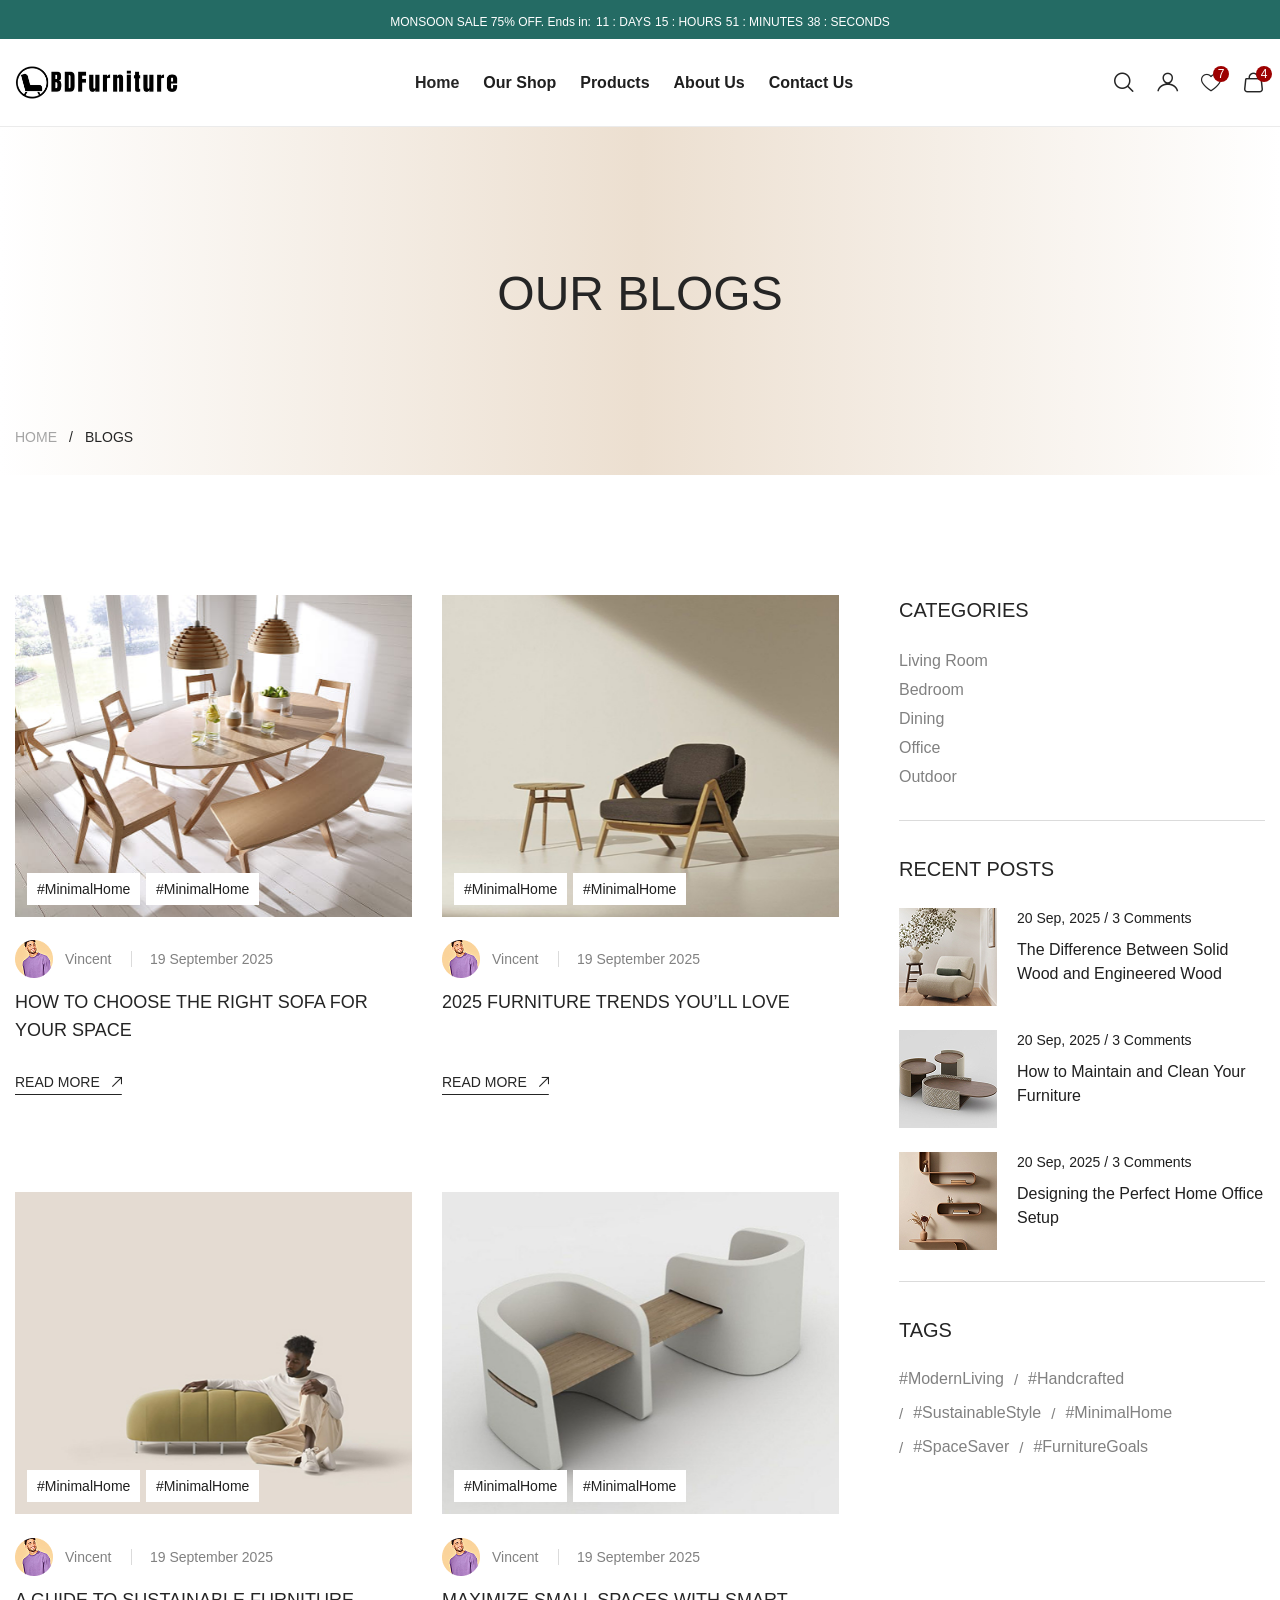
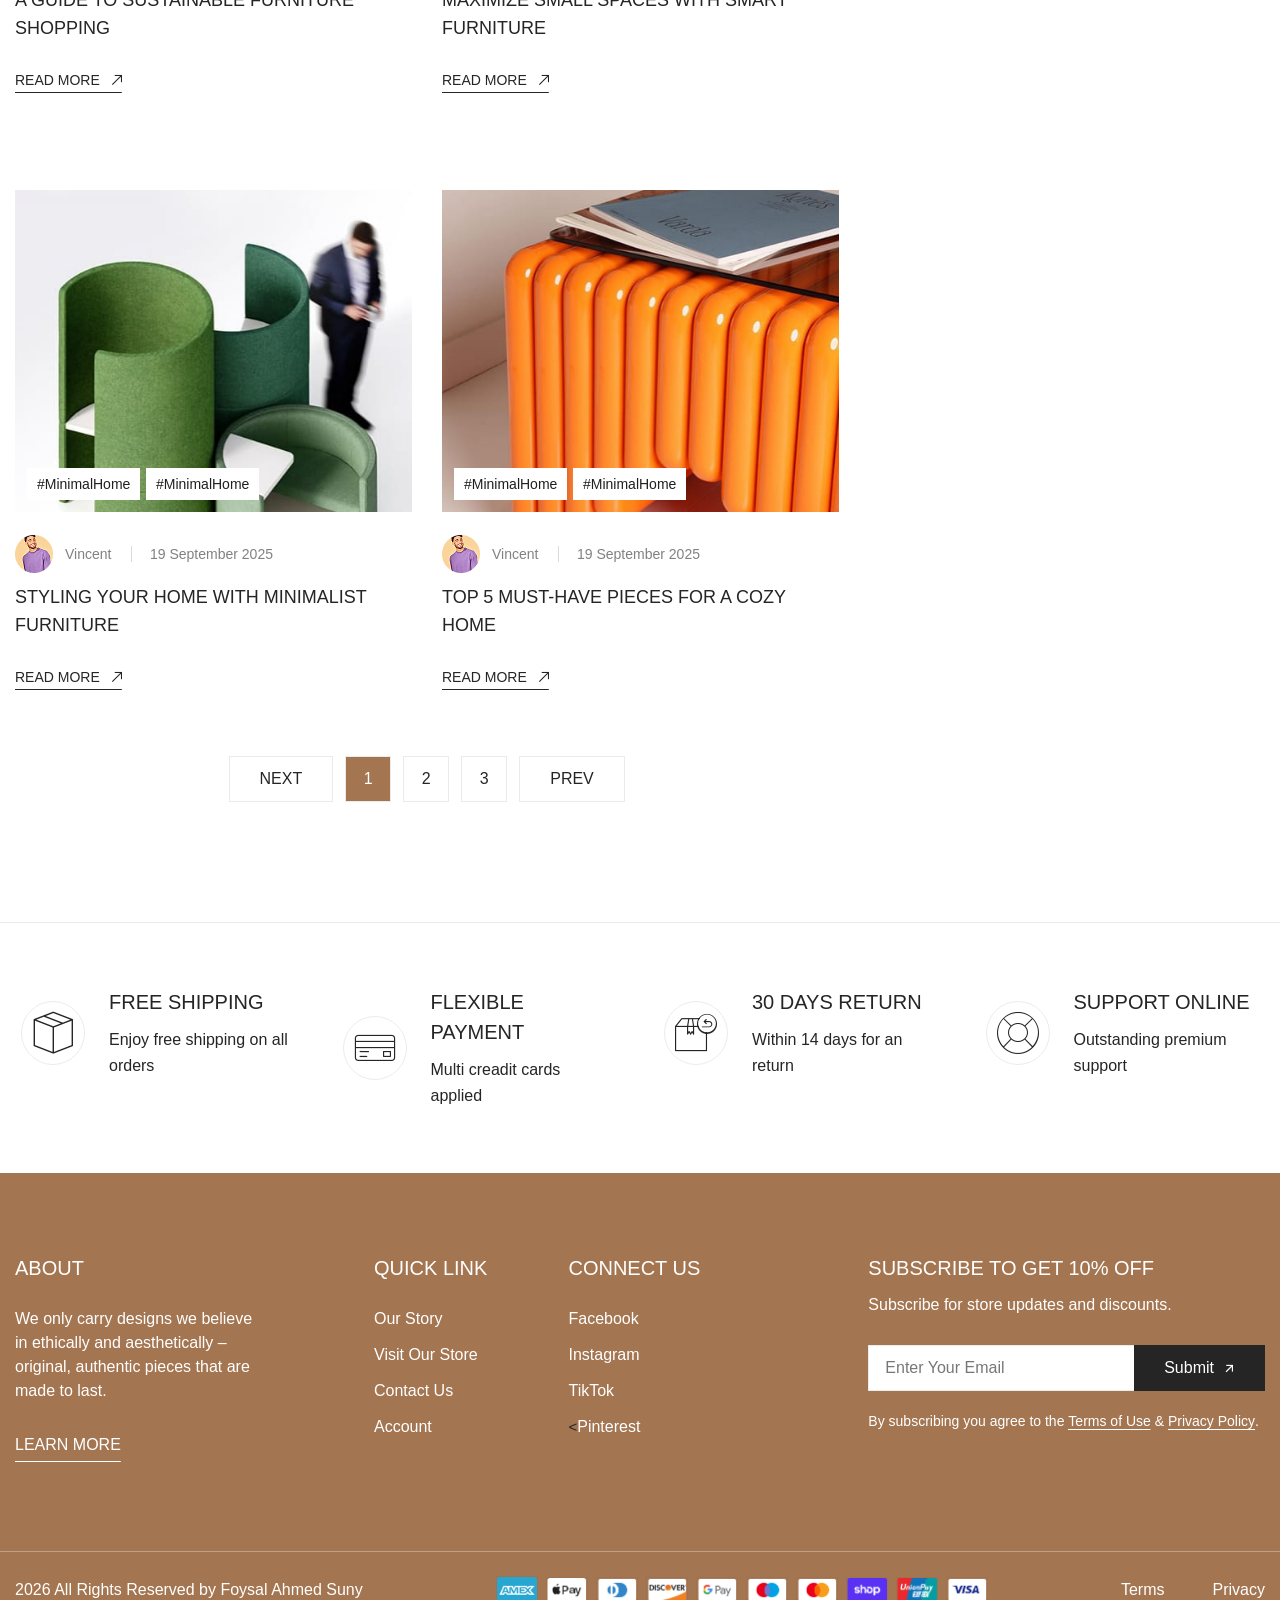
<file: ourshop.html>
<!DOCTYPE html>

<html xmlns="http://www.w3.org/1999/xhtml" xml:lang="en-US" lang="en-US">



<meta http-equiv="content-type" content="text/html;charset=utf-8" />
<head>
    <!-- Basic Page Needs -->
    <meta charset="utf-8">
    <!--[if IE ]><meta http-equiv="X-UA-Compatible" content="IE=edge,chrome=1"/><![endif]-->

    <meta name="author" content="themesflat.com">
    <title>BDfurniture - Modern Furniture</title>
    <meta name="description"
        content="VinFur offers modern, durable furniture from Vietnam — stylish sofas, dining sets, storage, and decor at fair prices with fast delivery.">
    <meta name="keywords"
        content="VinFur, furniture, modern furniture, home decor, sofas, dining sets, storage solutions, affordable furniture, stylish interiors">
    <meta name="viewport" content="width=device-width, initial-scale=1.0">


    <!-- Mobile Specific Metas -->
    <meta name="viewport" content="width=device-width, initial-scale=1, maximum-scale=1">

    <!-- Theme Style -->
    <link rel="stylesheet" type="text/css" href="css/bootstrap.css">
    <link rel="stylesheet" type="text/css" href="css/animate.min.css">
    <link rel="stylesheet" type="text/css" href="css/swiper-bundle.min.css">
    <link rel="stylesheet" type="text/css" href="css/styles.css">


    <!-- Icon -->
    <link rel="stylesheet" type="text/css" href="icons/icomoon/style.css">

    <!-- Favicon and Touch Icons  -->
    <link rel="shortcut icon" href="images/favicon.svg">
    <link rel="apple-touch-icon-precomposed" href="images/favicon.svg">
</head>

<body>
    <!-- wrapper -->
    <div id="wrapper">

        <!-- Scroll Top -->
        <button id="goTop">
            <span class="border-progress"></span>
            <span class="icon icon-caret-up"></span>
        </button>

        <!-- preload -->
        <div class="preload preload-container" id="preload">
            <div class="preload-logo">
                <div class="spinner"></div>
            </div>
        </div>
        <!-- /preload -->

        <!-- .top-bar -->
        <div class="top-bar style-default top-bar-color-1 d-flex align-items-center justify-content-center fw-3">
            <div>MONSOON SALE 75% OFF. Ends in:
                <div class="tf-countdown style-default">
                    <div class="js-countdown" data-timer="1007500" data-labels=" : DAYS, : HOURS, : MINUTES, : SECONDS">
                    </div>
                </div>
            </div>
        </div>
        <!-- End top-bar -->


          <!-- .header -->
        <header class="header  has-currencies header-sticky">
            <div class="tf-container w-1750">
                <div class="header-inner">
                    <a href="index.html" class="site-logo">
                        <img class="logo_header" alt="logo" width="165" height="32" src="images/logo/logo.png">
                    </a>
                    <nav class="main-menu">
                        <ul class="navigation box-nav-menu">
                           <li >     <!-- class="has-child text-menu menu-item"   -->
                                <a style=" font-weight: bold;" href="index.html" class="demo-name">Home</a>
                               <!--  <div class="submenu sub-menu mega-menu mega-home">
                                    <div class="tf-container w-1246">
                                        <div class="row-demo">
                                            <div class="demo-item">
                                                <a href="index.html" class="demo-img">
                                                    <img width="278" height="370" src="images/header/homepage-1.jpg"
                                                        alt="Demo">
                                                </a>
                                                <a href="index.html" class="demo-name">Homepage 1</a>
                                            </div>
                                            <div class="demo-item">
                                                <a href="home02.html" class="demo-img">
                                                    <img width="278" height="370" src="images/header/homepage-2.jpg"
                                                        alt="Demo">
                                                </a>
                                                <a href="home02.html" class="demo-name">Homepage 2</a>
                                            </div>
                                            <div class="demo-item">
                                                <a href="home03.html" class="demo-img">
                                                    <img width="278" height="370" src="images/header/homepage-3.jpg"
                                                        alt="Demo">
                                                </a>
                                                <a href="home03.html" class="demo-name">Homepage 3</a>
                                            </div>
                                            <div class="demo-item">
                                                <a href="home04.html" class="demo-img">
                                                    <img width="278" height="370" src="images/header/homepage-4.jpg"
                                                        alt="Demo">
                                                </a>
                                                <a href="home04.html" class="demo-name">Homepage 4</a>
                                            </div>
                                        </div>
                                    </div>
                                </div> -->
                            </li>
                            </li>
                            <li >
                                <a style=" font-weight: bold;" href="ourshop.html" class="link text-body-default text_heading-color sub-menu_link">Our Shop</a>
                                <!-- <div class="submenu sub-menu mega-menu mega-shop">
                                    <div class="tf-container w-1750">
                                        <div class="wrap-nav-link">
                                            <div class="col-nav-link mega-menu-item">
                                                <div class="h6 fw-5 mb_23 text_black menu-heading">
                                                    Shop Style
                                                </div>
                                                <ul class="sub-menu_list d-grid gap_10">
                                                    <li>
                                                        <a href="shop-style-01.html"
                                                            class="link text-body-default text_heading-color sub-menu_link">Shop
                                                            Default</a>
                                                    </li>
                                                    <li>
                                                        <a href="shop-style-02.html"
                                                            class="link text-body-default text_heading-color sub-menu_link">Shop
                                                            Style 2</a>
                                                    </li>
                                                    <li>
                                                        <a href="shop-style-03.html"
                                                            class="link text-body-default text_heading-color sub-menu_link">Shop
                                                            Style 3</a>
                                                    </li>
                                                    <li>
                                                        <a href="shop-style-04.html"
                                                            class="link text-body-default text_heading-color sub-menu_link">Shop
                                                            Style 4</a>
                                                    </li>
                                                </ul>
                                            </div>
                                            <div class="col-nav-link mega-menu-item">
                                                <div class="h6 fw-5 mb_23 text_black menu-heading">
                                                    Shop Layout
                                                </div>
                                                <ul class="sub-menu_list d-grid gap_10">
                                                    <li>
                                                        <a href="shop-grid-2-columns.html"
                                                            class="link text-body-default text_heading-color sub-menu_link">Grid
                                                            2 Columns</a>
                                                    </li>
                                                    <li>
                                                        <a href="shop-grid-3-columns.html"
                                                            class="link text-body-default text_heading-color sub-menu_link">Grid
                                                            3 Columns</a>
                                                    </li>
                                                    <li>
                                                        <a href="shop-grid-4-columns.html"
                                                            class="link text-body-default text_heading-color sub-menu_link">Grid
                                                            4 Columns</a>
                                                    </li>

                                                </ul>
                                            </div>
                                            <div class="col-nav-link mega-menu-item">
                                                <div class="h6 fw-5 mb_23 text_black menu-heading">
                                                    Shop Feature
                                                </div>
                                                <ul class="sub-menu_list d-grid gap_10">
                                                    <li>
                                                        <a href="shop-pagination.html"
                                                            class="link text-body-default text_heading-color sub-menu_link">Pagination
                                                            Links</a>
                                                    </li>
                                                    <li>
                                                        <a href="shop-load-more-button.html"
                                                            class="link text-body-default text_heading-color sub-menu_link">Load
                                                            More
                                                            Button</a>
                                                    </li>
                                                    <li>
                                                        <a href="shop-infinity-scroll.html"
                                                            class="link text-body-default text_heading-color sub-menu_link">Infinity
                                                            Scroll</a>
                                                    </li>
                                                </ul>
                                            </div>
                                        </div>
                                        <div class="wrap-banner d-flex">
                                            <div class="banner-menu hover-image">
                                                <div class="img-style">
                                                    <img width="396" height="487" loading="lazy" decoding="async"
                                                        src="images/header/banner-2.jpg" alt="banner">
                                                </div>
                                                <div class="content">
                                                    <div class="title d-flex align-items-center gap_10 mb_10">
                                                        <h5 class="text_white">New Season</h5>
                                                    </div>
                                                    <div class="text-caption-1 text_white">
                                                        <a href="shop-style-01.html"
                                                            class=" hover-underline-link  d-flex align-items-center gap_10">SHOP
                                                            NOW <i class="icon-arrow-right-up"></i></a>
                                                    </div>
                                                </div>
                                            </div>
                                            <div class="banner-menu hover-image">
                                                <div class="img-style">
                                                    <img width="396" height="487" loading="lazy" decoding="async"
                                                        src="images/header/banner-3.jpg" alt="banner">
                                                </div>
                                                <div class="content">
                                                    <div class="title d-flex align-items-center gap_10 mb_10">
                                                        <h5 class="text_white">Flash Sale</h5>
                                                        <span class="line"></span>
                                                        <h5 class="text_white">30% OFF</h5>
                                                    </div>
                                                    <div class="text-caption-1 text_white">
                                                        <a href="shop-style-01.html"
                                                            class=" hover-underline-link  d-flex align-items-center gap_10">SHOP
                                                            NOW <i class="icon-arrow-right-up"></i></a>
                                                    </div>
                                                </div>
                                            </div>
                                        </div>
                                    </div>
                                </div> -->
                            </li>
                            <li >
                                <a style=" font-weight: bold;" href="products.html" class="link text-body-default text_heading-color sub-menu_link">Products </a>
                                <!-- <div class="submenu sub-menu mega-menu mega-product ">
                                    <div class="tf-container w-1750">
                                        <div class="wrap-nav-link">
                                            <div class="col-nav-link mega-menu-item">
                                                <div class="h6 fw-5 mb_23 text_black menu-heading">
                                                    Product Style
                                                </div>
                                                <ul class="sub-menu_list d-grid gap_10">
                                                    <li>
                                                        <a href="product-style-01.html"
                                                            class="link text-body-default text_heading-color sub-menu_link">Product
                                                            Style 1
                                                        </a>
                                                    </li>
                                                    <li>
                                                        <a href="product-style-02.html"
                                                            class="link text-body-default text_heading-color sub-menu_link">Product
                                                            Style 2
                                                        </a>
                                                    </li>
                                                    <li>
                                                        <a href="product-style-03.html"
                                                            class="link text-body-default text_heading-color sub-menu_link">Product
                                                            Style 3
                                                        </a>
                                                    </li>
                                                    <li>
                                                        <a href="product-style-04.html"
                                                            class="link text-body-default text_heading-color sub-menu_link">Product
                                                            Style 4<span
                                                                class="tag hot demo-label text-small-2 ">Hot</span>
                                                        </a>
                                                    </li>
                                                    <li>
                                                        <a href="product-style-05.html"
                                                            class="link text-body-default text_heading-color sub-menu_link">Product
                                                            Style 5<span
                                                                class="tag trending demo-label text-small-2 ">Trending</span>
                                                        </a>
                                                    </li>
                                                    <li>
                                                        <a href="product-style-06.html"
                                                            class="link text-body-default text_heading-color sub-menu_link">Product
                                                            Style 6<span
                                                                class="tag trending demo-label text-small-2 ">Trending</span>
                                                        </a>
                                                    </li>
                                                </ul>
                                            </div>
                                            <div class="col-nav-link mega-menu-item">
                                                <div class="h6 fw-5 mb_23 text_black menu-heading">
                                                    Product Description
                                                </div>
                                                <ul class="sub-menu_list d-grid gap_10">
                                                    <li>
                                                        <a href="product-description-side-dropdown.html"
                                                            class="link text-body-default text_heading-color sub-menu_link">Description
                                                            Side
                                                            Dropdown</a>
                                                    </li>
                                                    <li>
                                                        <a href="product-description-side-full-accordion.html"
                                                            class="link text-body-default text_heading-color sub-menu_link">Description
                                                            Full
                                                            Accordions</a>
                                                    </li>
                                                    <li>
                                                        <a href="product-description-side-drawer.html"
                                                            class="link text-body-default text_heading-color sub-menu_link">Description
                                                            Side
                                                            Drawer</a>
                                                    </li>
                                                </ul>
                                            </div>
                                            <div class="col-nav-link mega-menu-item">
                                                <div class="h6 fw-5 mb_23 text_black menu-heading">
                                                    Product Details
                                                </div>
                                                <ul class="sub-menu_list d-grid gap_10">
                                                    <li>
                                                        <a href="product-inner-zoom.html"
                                                            class="link text-body-default text_heading-color sub-menu_link">Product
                                                            Inner
                                                            Zoom</a>
                                                    </li>
                                                    <li>
                                                        <a href="product-inner-circle-zoom.html"
                                                            class="link text-body-default text_heading-color sub-menu_link">Product
                                                            Inner
                                                            Circle Zoom</a>
                                                    </li>
                                                    <li>
                                                        <a href="product-no-zoom.html"
                                                            class="link text-body-default text_heading-color sub-menu_link">Product
                                                            No
                                                            Zoom</a>
                                                    </li>


                                                </ul>
                                            </div>
                                            <div class="col-nav-link mega-menu-item">
                                                <div class="h6 fw-5 mb_23 text_black menu-heading">
                                                    Product Features
                                                </div>
                                                <ul class="sub-menu_list d-grid gap_10">
                                                    <li>
                                                        <a href="product-pickup-available.html"
                                                            class="link text-body-default text_heading-color sub-menu_link">Pickup
                                                            Available</a>
                                                    </li>
                                                    <li>
                                                        <a href="product-swatch-image.html"
                                                            class="link text-body-default text_heading-color sub-menu_link">Swatch
                                                            Image</a>
                                                    </li>
                                                    <li>
                                                        <a href="product-together.html"
                                                            class="link text-body-default text_heading-color sub-menu_link">Buy
                                                            Together<span
                                                                class="tag new demo-label text-small-2 ">New</span></a>
                                                    </li>
                                                    <li>
                                                        <a href="product-volume-discount.html"
                                                            class="link text-body-default text_heading-color sub-menu_link">Volume
                                                            Discount</a>
                                                    </li>
                                                </ul>
                                            </div>
                                        </div>
                                        <div class="wrap-prd d-flex gap_24 mn-none">
                                            <div class="list-ver">
                                                <div class="prd-nav-item hover-image">
                                                    <div class="img-style">
                                                        <img width="240" height="240" loading="lazy" decoding="async"
                                                            src="images/header/prd-nav-1.jpg" alt="product">
                                                        <a href="#quickView" data-bs-toggle="modal"
                                                            class="hover-tooltip tooltip-top box-icon">
                                                            <span class="icon icon-view"></span>
                                                            <span class="tooltip">Quick view</span>
                                                        </a>
                                                    </div>
                                                    <div class="">
                                                        <a href="shop-style-01.html"
                                                            class="h6 link text_heading-color mb_5">
                                                            Cub Chair
                                                        </a>
                                                        <div class="price">
                                                            <span class="text-body-2">$2,499.00</span><span
                                                                class="old-price">$2,899.00</span>
                                                        </div>
                                                    </div>
                                                </div>
                                                <div class="prd-nav-item hover-image">
                                                    <div class="img-style">
                                                        <img width="240" height="240" loading="lazy" decoding="async"
                                                            src="images/header/prd-nav-2.jpg" alt="product">
                                                        <a href="#quickView" data-bs-toggle="modal"
                                                            class="hover-tooltip tooltip-top box-icon">
                                                            <span class="icon icon-view"></span>
                                                            <span class="tooltip">Quick view</span>
                                                        </a>
                                                    </div>
                                                    <div class="">
                                                        <a href="shop-style-01.html"
                                                            class="h6 link  text_heading-color mb_5">
                                                            Virgule Armchair
                                                        </a>
                                                        <div class="price">
                                                            <span class="text-body-2">$2,499.00</span>
                                                        </div>
                                                    </div>
                                                </div>
                                            </div>
                                        </div>
                                    </div>
                                </div> -->
                            </li>
                            <li >
                                <a style=" font-weight: bold;" href="about-us.html" class="link text-body-default text_heading-color sub-menu_link">About Us
                                </a>
                                <!-- <div class="submenu sub-menu mega-menu mega-page">
                                    <div class="wrap-nav-link">
                                        <div class="col-nav-link">
                                            <div class="d-grid gap_10">
                                                <a href="about-us.html"
                                                    class="link text-body-default text_heading-color sub-menu_link">About
                                                    Us</a>
                                                <a href="contact.html"
                                                    class="link text-body-default text_heading-color sub-menu_link">Contact
                                                    Us</a>
                                                <a href="our-store.html"
                                                    class="link text-body-default text_heading-color sub-menu_link">Store
                                                    Location</a>
                                                <a href="my-account.html"
                                                    class="link text-body-default text_heading-color sub-menu_link">My
                                                    Account</a>
                                                <a href="faqs.html"
                                                    class="link text-body-default text_heading-color sub-menu_link">FAQ</a>
                                                <a href="shop-cart.html"
                                                    class="link text-body-default text_heading-color sub-menu_link">Cart
                                                    Drawer</a>
                                                <a href="before-you-leave.html"
                                                    class="link text-body-default text_heading-color sub-menu_link">Before
                                                    You Leave</a>
                                                <a href="product-popup.html"
                                                    class="link text-body-default text_heading-color sub-menu_link">Products
                                                    Popup</a>
                                                <a href="index.html"
                                                    class="link text-body-default text_heading-color sub-menu_link">Newspaper
                                                    Popup</a>
                                                <a href="404.html"
                                                    class="link text-body-default text_heading-color sub-menu_link">404</a>
                                                <a href="#"
                                                    class="link text-body-default text_heading-color sub-menu_link">Coming
                                                    Soon!</a>
                                            </div>
                                        </div>
                                    </div>

                                </div> -->
                            </li>
                            <li >
                                <a style=" font-weight: bold;" href="contact.html" class="link text-body-default text_heading-color sub-menu_link">Contact Us</a>
                                <!-- <div class="submenu sub-menu menu-defaul">

                                    <ul class="sub-menu_list d-grid gap_10">
                                        <li>
                                            <a href="blog-style-1.html"
                                                class="link text-body-default text_heading-color sub-menu_link">Blog
                                                List Style 1</a>
                                        </li>
                                        <li>
                                            <a href="blog-style-2.html"
                                                class="link text-body-default text_heading-color sub-menu_link">Blog
                                                List Style 2</a>
                                        </li>
                                        <li>
                                            <a href="blog-style-3.html"
                                                class="link text-body-default text_heading-color sub-menu_link">Blog
                                                List Style 3</a>
                                        </li>
                                        <li>
                                            <a href="blog-post.html"
                                                class="link text-body-default text_heading-color sub-menu_link">Blog
                                                Post</a>
                                        </li>
                                    </ul>
                                </div> -->
                            </li>
                            <li class="text-menu menu-item">
                                <a href="404-3.html" class="toggle splitting item-link btn-buy-theme">
                                    Contact +880 16*2* 03160!
                                </a>
                            </li>
                        </ul>
                    </nav>
                    <div class="header-right d-flex align-items-center ">
                        <div class="wrap-currencies d-flex gap_14 align-items-center xxl-hide">
                            <div class="tf-currencies">
                                <select class="tf-dropdown-select style-default type-currencies">
                                    <option selected data-thumbnail="images/country/us.png">USD</option>
                                    <option data-thumbnail="images/country/vie.png">VND</option>
                                </select>
                            </div>
                            <div class="tf-languages">
                                <select class="tf-dropdown-select style-default type-languages">
                                    <option>English</option>
                                    <option>العربية</option>
                                    <option>简体中文</option>
                                    <option>اردو</option>
                                </select>
                            </div>
                        </div>
                        <ul class="nav-icon-list">
                            <li class="d-none d-md-flex">
                                <a class="nav-icon-item link" href="#search" data-bs-toggle="modal">
                                    <i class="icon icon-magnifying-glass"></i>
                                </a>
                            </li>
                            <li class="d-none d-lg-flex">
                                <a href="#login" data-bs-toggle="offcanvas" class="nav-icon-item link">
                                    <i class="icon icon-user"></i>
                                </a>
                            </li>
                            <li class="d-none d-sm-flex position-relative">
                                <a class="nav-icon-item link" href="wishlist.html">
                                    <i class="icon icon-heart"></i>
                                </a>
                                <span class="count">7</span>
                            </li>
                            <li class="shop-cart" data-bs-toggle="modal" data-bs-target="#shoppingCart">
                                <a class="nav-icon-item link" href="#shoppingCart" data-bs-toggle="modal">
                                    <i class="icon icon-bag"></i>
                                </a>
                                <span class="count">4</span>
                            </li>
                        </ul>
                        <a href="#mobileMenu" data-bs-toggle="offcanvas" class="mobile-button d-xl-none">
                            <div class="burger">
                                <span></span>
                                <span></span>
                                <span></span>
                            </div>
                        </a>
                    </div>
                </div>
            </div>
        </header>
        <!-- End header -->


        <!-- page-title -->
        <div class="tf-page-title">
            <h2 class="text-center text-uppercase title">our blogs</h2>
            <ul class="breadcrumb-list">
                <li><a href="index.html">Home</a></li>
                <li>blogs</li>
            </ul>
        </div>
        <!-- /page-title -->

        <!-- main-content -->
        <div class="main-content">

            <!-- s-blog-grid-s1  -->
            <div class="s-blog-grid-s1 tf-spacing-1 ">
                <div class="tf-container w-1470">
                    <div class="row">
                        <div class="col-lg-8">
                            <div class="wrap-blog-grid">
                                <div class="tf-grid-layout sm-col-2">
                                    <div class="blog-item hover-image">
                                        <a href="#" class="img-style mb_23 ">
                                            <img class="img-cover" loading="lazy" decoding="async" width="486"
                                                height="395" src="images/blog/blog-1.jpg" alt="blog">
                                            <div class="wrap-tag d-flex gap_6">
                                                <div class="tag text-caption-1   text_heading-color">
                                                    #MinimalHome
                                                </div>
                                                <div class="tag text-caption-1   text_heading-color">
                                                    #MinimalHome
                                                </div>
                                            </div>
                                        </a>
                                        <div class="content">
                                            <div class="mb_24">
                                                <ul class="meta d-flex align-items-center mb_10">
                                                    <li>
                                                        <div class="user-box d-flex gap_12 align-items-center">
                                                            <img src="images/avatar/avatar-1.png" alt="avatar">
                                                            <a href="#"
                                                                class="text-caption-1 text_body-color-2 link  ">Vincent</a>
                                                        </div>
                                                    </li>
                                                    <li>
                                                        <span class="text-caption-1 text_body-color-2"> 19
                                                            September
                                                            2025</span>
                                                    </li>
                                                </ul>
                                                <div class="h6 title">
                                                    <a href="blog-post.html" class="link">How to Choose the Right Sofa
                                                        for
                                                        Your
                                                        Space</a>
                                                </div>
                                            </div>
                                            <div class="">
                                                <a href="blog-post.html"
                                                    class="btn-readmore text-caption-1 hover-underline-link link d-flex align-items-center gap_12">Read
                                                    More<i class="icon-arrow-right-up"></i></a>
                                            </div>
                                        </div>
                                    </div>
                                    <div class="blog-item hover-image">
                                        <a href="blog-post.html" class="img-style mb_23 ">
                                            <img class="img-cover" loading="lazy" decoding="async" width="486"
                                                height="395" src="images/blog/blog-2.jpg" alt="blog">
                                            <div class="wrap-tag d-flex gap_6">
                                                <div class="tag text-caption-1   text_heading-color">
                                                    #MinimalHome
                                                </div>
                                                <div class="tag text-caption-1   text_heading-color">
                                                    #MinimalHome
                                                </div>
                                            </div>
                                        </a>
                                        <div class="content">
                                            <div class="mb_24">
                                                <ul class="meta d-flex align-items-center mb_10">
                                                    <li>
                                                        <div class="user-box d-flex gap_12 align-items-center">
                                                            <img src="images/avatar/avatar-1.png" alt="avatar">
                                                            <a href="blog-post.html"
                                                                class="text-caption-1 text_body-color-2 link  ">Vincent</a>
                                                        </div>
                                                    </li>
                                                    <li>
                                                        <span class="text-caption-1 text_body-color-2"> 19
                                                            September
                                                            2025</span>
                                                    </li>
                                                </ul>
                                                <div class="h6 title">
                                                    <a href="blog-post.html" class="link">2025 Furniture Trends You’ll
                                                        Love</a>
                                                </div>
                                            </div>
                                            <div class="">
                                                <a href="blog-post.html"
                                                    class="btn-readmore text-caption-1 hover-underline-link link d-flex align-items-center gap_12">Read
                                                    More<i class="icon-arrow-right-up"></i></a>
                                            </div>
                                        </div>
                                    </div>
                                    <div class="blog-item hover-image">
                                        <a href="blog-post.html" class="img-style mb_23 ">
                                            <img class="img-cover" loading="lazy" decoding="async" width="486"
                                                height="395" src="images/blog/blog-3.jpg" alt="blog">
                                            <div class="wrap-tag d-flex gap_6">
                                                <div class="tag text-caption-1   text_heading-color">
                                                    #MinimalHome
                                                </div>
                                                <div class="tag text-caption-1   text_heading-color">
                                                    #MinimalHome
                                                </div>
                                            </div>
                                        </a>
                                        <div class="content">
                                            <div class="mb_24">
                                                <ul class="meta d-flex align-items-center mb_10">
                                                    <li>
                                                        <div class="user-box d-flex gap_12 align-items-center">
                                                            <img src="images/avatar/avatar-1.png" alt="avatar">
                                                            <a href="blog-post.html"
                                                                class="text-caption-1 text_body-color-2 link  ">Vincent</a>
                                                        </div>
                                                    </li>
                                                    <li>
                                                        <span class="text-caption-1 text_body-color-2"> 19
                                                            September
                                                            2025</span>
                                                    </li>
                                                </ul>
                                                <div class="h6 title">
                                                    <a href="blog-post.html" class="link">A Guide to Sustainable
                                                        Furniture
                                                        Shopping</a>
                                                </div>
                                            </div>
                                            <div class="">
                                                <a href="blog-post.html"
                                                    class="btn-readmore text-caption-1 hover-underline-link link d-flex align-items-center gap_12">Read
                                                    More<i class="icon-arrow-right-up"></i></a>
                                            </div>
                                        </div>
                                    </div>
                                    <div class="blog-item hover-image">
                                        <a href="blog-post.html" class="img-style mb_23 ">
                                            <img class="img-cover" loading="lazy" decoding="async" width="486"
                                                height="395" src="images/blog/blog-4.jpg" alt="blog">
                                            <div class="wrap-tag d-flex gap_6">
                                                <div class="tag text-caption-1   text_heading-color">
                                                    #MinimalHome
                                                </div>
                                                <div class="tag text-caption-1   text_heading-color">
                                                    #MinimalHome
                                                </div>
                                            </div>
                                        </a>
                                        <div class="content">
                                            <div class="mb_24">
                                                <ul class="meta d-flex align-items-center mb_10">
                                                    <li>
                                                        <div class="user-box d-flex gap_12 align-items-center">
                                                            <img src="images/avatar/avatar-1.png" alt="avatar">
                                                            <a href="blog-post.html"
                                                                class="text-caption-1 text_body-color-2 link  ">Vincent</a>
                                                        </div>
                                                    </li>
                                                    <li>
                                                        <span class="text-caption-1 text_body-color-2"> 19
                                                            September
                                                            2025</span>
                                                    </li>
                                                </ul>
                                                <div class="h6 title">
                                                    <a href="blog-post.html" class="link">Maximize Small Spaces with
                                                        Smart
                                                        Furniture</a>
                                                </div>
                                            </div>
                                            <div class="">
                                                <a href="blog-post.html"
                                                    class="btn-readmore text-caption-1 hover-underline-link link d-flex align-items-center gap_12">Read
                                                    More<i class="icon-arrow-right-up"></i></a>
                                            </div>
                                        </div>
                                    </div>
                                    <div class="blog-item hover-image">
                                        <a href="blog-post.html" class="img-style mb_23 ">
                                            <img class="img-cover" loading="lazy" decoding="async" width="486"
                                                height="395" src="images/blog/blog-5.jpg" alt="blog">
                                            <div class="wrap-tag d-flex gap_6">
                                                <div class="tag text-caption-1   text_heading-color">
                                                    #MinimalHome
                                                </div>
                                                <div class="tag text-caption-1   text_heading-color">
                                                    #MinimalHome
                                                </div>
                                            </div>
                                        </a>
                                        <div class="content">
                                            <div class="mb_24">
                                                <ul class="meta d-flex align-items-center mb_10">
                                                    <li>
                                                        <div class="user-box d-flex gap_12 align-items-center">
                                                            <img src="images/avatar/avatar-1.png" alt="avatar">
                                                            <a href="blog-post.html"
                                                                class="text-caption-1 text_body-color-2 link  ">Vincent</a>
                                                        </div>
                                                    </li>
                                                    <li>
                                                        <span class="text-caption-1 text_body-color-2"> 19
                                                            September
                                                            2025</span>
                                                    </li>
                                                </ul>
                                                <div class="h6 title">
                                                    <a href="blog-post.html" class="link">Styling Your Home with
                                                        Minimalist
                                                        Furniture</a>
                                                </div>
                                            </div>
                                            <div class="">
                                                <a href="blog-post.html"
                                                    class="btn-readmore text-caption-1 hover-underline-link link d-flex align-items-center gap_12">Read
                                                    More<i class="icon-arrow-right-up"></i></a>
                                            </div>
                                        </div>
                                    </div>
                                    <div class="blog-item hover-image">
                                        <a href="blog-post.html" class="img-style mb_23 ">
                                            <img class="img-cover" loading="lazy" decoding="async" width="486"
                                                height="395" src="images/blog/blog-6.jpg" alt="blog">
                                            <div class="wrap-tag d-flex gap_6">
                                                <div class="tag text-caption-1   text_heading-color">
                                                    #MinimalHome
                                                </div>
                                                <div class="tag text-caption-1   text_heading-color">
                                                    #MinimalHome
                                                </div>
                                            </div>
                                        </a>
                                        <div class="content">
                                            <div class="mb_24">
                                                <ul class="meta d-flex align-items-center mb_10">
                                                    <li>
                                                        <div class="user-box d-flex gap_12 align-items-center">
                                                            <img src="images/avatar/avatar-1.png" alt="avatar">
                                                            <a href="blog-post.html"
                                                                class="text-caption-1 text_body-color-2 link  ">Vincent</a>
                                                        </div>
                                                    </li>
                                                    <li>
                                                        <span class="text-caption-1 text_body-color-2"> 19
                                                            September
                                                            2025</span>
                                                    </li>
                                                </ul>
                                                <div class="h6 title">
                                                    <a href="blog-post.html" class="link">Top 5 Must-Have Pieces for a
                                                        Cozy
                                                        Home</a>
                                                </div>
                                            </div>
                                            <div class="">
                                                <a href="blog-post.html"
                                                    class="btn-readmore text-caption-1 hover-underline-link link d-flex align-items-center gap_12">Read
                                                    More<i class="icon-arrow-right-up"></i></a>
                                            </div>
                                        </div>
                                    </div>
                                </div>
                                <ul class="wg-pagination justify-content-center">
                                    <li>
                                        <a class="next">NEXT</a>
                                    </li>
                                    <li class="active">
                                        <a class="pagination-item">1</a>
                                    </li>
                                    <li>
                                        <a href="#" class="pagination-item">2</a>
                                    </li>
                                    <li>
                                        <a href="#" class="pagination-item">3</a>
                                    </li>
                                    <li>
                                        <a class="prev">PREV</a>
                                    </li>
                                </ul>
                            </div>
                        </div>
                        <div class="col-lg-4">
                            <div class="tf-sidebar ms-xl-auto">
                                <div class="sb-item">
                                    <div class="h5 text-uppercase mb_24">Categories</div>
                                    <ul class="d-grid gap_5">
                                        <li><a href="#" class="link text-body-default text_body-color-2">Living Room</a>
                                        </li>
                                        <li><a href="#" class="link text-body-default text_body-color-2">Bedroom</a>
                                        </li>
                                        <li><a href="#" class="link text-body-default text_body-color-2">Dining</a></li>
                                        <li><a href="#" class="link text-body-default text_body-color-2">Office</a></li>
                                        <li><a href="#" class="link text-body-default text_body-color-2">Outdoor</a>
                                        </li>
                                    </ul>
                                </div>
                                <div class="sb-item">
                                    <div class="h5 mb_24 text-uppercase">recent posts</div>
                                    <ul class="d-grid gap_24">
                                        <li class="wg-recent">
                                            <div class="img-style">
                                                <img width="98" height="98" loading="lazy" decoding="async"
                                                    src="images/blog/recent-box-1.jpg" alt="recent">
                                            </div>
                                            <div class="content">
                                                <ul class="meta d-flex gap_4 text-caption-1   text_heading-color mb_10">
                                                    <li>20 Sep, 2025</li>
                                                    <li>/</li>
                                                    <li>3 Comments</li>
                                                </ul>
                                                <div class="text-body-default fw-5 text_heading-color"><a
                                                        href="blog-post.html" class="link">The Difference Between Solid
                                                        Wood and Engineered Wood</a></div>
                                            </div>
                                        </li>
                                        <li class="wg-recent">
                                            <div class="img-style">
                                                <img width="98" height="98" loading="lazy" decoding="async"
                                                    src="images/blog/recent-box-2.jpg" alt="recent">
                                            </div>
                                            <div class="content">
                                                <ul class="meta d-flex gap_4 text-caption-1   text_heading-color mb_10">
                                                    <li>20 Sep, 2025</li>
                                                    <li>/</li>
                                                    <li>3 Comments</li>
                                                </ul>
                                                <div class="text-body-default fw-5 text_heading-color"><a
                                                        href="blog-post.html" class="link">How to Maintain and Clean
                                                        Your Furniture</a></div>
                                            </div>
                                        </li>
                                        <li class="wg-recent">
                                            <div class="img-style">
                                                <img width="98" height="98" loading="lazy" decoding="async"
                                                    src="images/blog/recent-box-3.jpg" alt="recent">
                                            </div>
                                            <div class="content">
                                                <ul class="meta d-flex gap_4 text-caption-1   text_heading-color mb_10">
                                                    <li>20 Sep, 2025</li>
                                                    <li>/</li>
                                                    <li>3 Comments</li>
                                                </ul>
                                                <div class="text-body-default fw-5 text_heading-color"><a
                                                        href="blog-post.html" class="link">Designing the Perfect Home
                                                        Office Setup</a></div>
                                            </div>
                                        </li>
                                    </ul>
                                </div>
                                <div class="sb-item">
                                    <div class="h5 mb_22 text-uppercase">Tags</div>

                                    <ul class="wrap-tag">
                                        <li><a href="#"
                                                class="link text-body-default text_body-color-2">#ModernLiving</a>
                                        </li>
                                        <li><a href="#"
                                                class="link text-body-default text_body-color-2">#Handcrafted</a>
                                        </li>
                                        <li><a href="#"
                                                class="link text-body-default text_body-color-2">#SustainableStyle</a>
                                        </li>
                                        <li><a href="#"
                                                class="link text-body-default text_body-color-2">#MinimalHome</a>
                                        </li>
                                        <li><a href="#" class="link text-body-default text_body-color-2">#SpaceSaver</a>
                                        </li>
                                        <li><a href="#"
                                                class="link text-body-default text_body-color-2">#FurnitureGoals</a>
                                        </li>
                                    </ul>
                                </div>
                            </div>
                        </div>
                    </div>
                </div>
            </div>
            <!-- /s-blog-grid-s1  -->

            <!-- s-customer-services  -->
            <div class="s-customer-services tf-spacing-2 sw-layout">
                <div class="tf-container w-1470 ">
                    <div class="swiper" data-screen-xl="4" data-preview="3" data-tablet="2" data-mobile-sm="2"
                        data-mobile="1" data-space-lg="48" data-space-md="20" data-space="15">
                        <div class="swiper-wrapper">
                            <div class="swiper-slide">
                                <div class="box-icon_v01">
                                    <div class="icon">
                                        <i class="icon-shipping"></i>
                                    </div>
                                    <div class="content">
                                        <div class="h5 mb_10 text-uppercase">Free Shipping</div>
                                        <p class="text-body-default lh-26  ">Enjoy free shipping on all
                                            orders</p>
                                    </div>
                                </div>
                            </div>
                            <div class="swiper-slide">
                                <div class="box-icon_v01">
                                    <div class="icon">
                                        <i class="icon-payment"></i>
                                    </div>
                                    <div class="content">
                                        <div class="h5 mb_10 text-uppercase">flexible payment</div>
                                        <p class="text-body-default lh-26  ">Multi creadit cards applied</p>
                                    </div>
                                </div>
                            </div>
                            <div class="swiper-slide">
                                <div class="box-icon_v01">
                                    <div class="icon">
                                        <i class="icon-box-return"></i>
                                    </div>
                                    <div class="content">
                                        <div class="h5 mb_10 text-uppercase">30 days return</div>
                                        <p class="text-body-default lh-26  ">Within 14 days for an return</p>
                                    </div>
                                </div>
                            </div>
                            <div class="swiper-slide">
                                <div class="box-icon_v01">
                                    <div class="icon">
                                        <i class="icon-support"></i>
                                    </div>
                                    <div class="content">
                                        <div class="h5 mb_10 text-uppercase">Support Online</div>
                                        <p class="text-body-default lh-26  ">Outstanding premium support</p>
                                    </div>
                                </div>
                            </div>
                        </div>
                        <div class="sw-dots sw-pagination-layout text-center mt_24">
                        </div>
                    </div>
                </div>
            </div>
            <!-- /s-customer-services  -->

        </div>
        <!-- /main-content -->

        <!-- Footer -->
        <footer class="footer">
            <div class="footer-body">
                <div class="tf-container w-1470">
                    <div class="row">
                        <div class="col-lg-3 col-md-6">
                            <div class="footer-about">
                                <div class="h5 text-uppercase mb_24 footer-title text_white">about</div>
                                <p class="text-body-default text_white mb_24">We only carry designs we believe
                                    in
                                    ethically and aesthetically
                                    – original, authentic pieces that are made to last.</p>
                                <a href="about-us.html"
                                    class="hover-underline-link text_white text-body-default text-uppercase">learn
                                    more</a>
                            </div>
                        </div>
                        <div class="col-lg-5 col-md-6">
                            <div class="wrap-footer-col-block">
                                <div class="footer-col-block">
                                    <div class="h5 footer-heading footer-heading-mobile footer-title text_white mb_24">
                                        Quick
                                        Link</div>
                                    <div class="tf-collapse-content">
                                        <ul class="footer-menu-list d-grid gap_12">
                                            <li>
                                                <a href="about-us.html" class="link-2 text-body-default text_white">Our
                                                    Story</a>
                                            </li>
                                            <li>
                                                <a href="404-2.html"
                                                    class="link-2 text-body-default text_white">Visit Our
                                                    Store</a>
                                            </li>
                                            <li>
                                                <a href="contact.html"
                                                    class="link-2 text-body-default text_white">Contact
                                                    Us</a>
                                            </li>
                                            <li>
                                                <a href="my-account.html"
                                                    class="link-2 text-body-default text_white">Account</a>
                                            </li>
                                        </ul>
                                    </div>
                                </div>
                                <div class="footer-col-block">
                                    <div class="h5 footer-heading footer-heading-mobile footer-title text_white mb_24">
                                        Connect Us</div>
                                    <div class="tf-collapse-content">
                                        <ul class="footer-menu-list d-grid gap_12">
                                            <li>
                                                <a href="https://www.facebook.com/" target="_blank"
                                                    class="link-2 text-body-default text_white">Facebook</a>
                                            </li>
                                            <li>
                                                <a href="https://www.instagram.com/" target="_blank"
                                                    class="link-2 text-body-default text_white">Instagram</a>
                                            </li>
                                            <li>
                                                <a href="https://www.tiktok.com/" target="_blank"
                                                    class="link-2 text-body-default text_white">TikTok</a>
                                            </li>
                                            <li>
                                                <<a href="https://www.pinterest.com/" target="_blank"
                                                    class="link-2 text-body-default text_white">Pinterest</a>
                                            </li>
                                        </ul>
                                    </div>
                                </div>
                            </div>
                        </div>
                        <div class="col-lg-4">
                            <div class="footer-newsletter">
                                <div class="footer-title text_white mb_28">
                                    <div class="h5 text-uppercase mb_10 text_white">subscribe to get 10% off</div>
                                    <p class="text-body-default text_white">Subscribe for store updates and discounts.
                                    </p>
                                </div>
                                <form method="post" class="form-newsletter mb_20" action="#" accept-charset="utf-8">
                                    <div class="wrap">
                                        <fieldset class=" position-relative">
                                            <input type="email" class="tb-my-input style-border" name="email"
                                                placeholder="Enter Your Email" required="">
                                        </fieldset>
                                        <button name="submit" type="submit" class="btn-submit animate-btn">
                                            <span class="text-body-default fw-5">Submit</span><i
                                                class="icon-arrow-right-up2"></i>
                                        </button>
                                    </div>
                                </form>
                                <p class="text-caption-1 text_white">By subscribing you agree to the <a
                                        href="terms-conditions.html" class="hover-underline-link">Terms of Use</a> & <a
                                        href="privacy-policy.html" class="hover-underline-link">Privacy Policy</a>.</p>
                            </div>
                        </div>
                    </div>
                </div>
            </div>
            <div class="footer-bottom">
                <div class="tf-container">
                    <div class="wrap-footer-bottom">
                        <p class="text_white">2026 All Rights Reserved by Foysal Ahmed Suny</p>
                        <ul class="payment-method-list d-flex gap_8 justify-content-center flex-wrap">
                            <li>
                                <a href="#"><img width="40" height="25" src="images/payment/amex.png" alt=""></a>
                            </li>
                            <li>
                                <a href="#"><img width="40" height="25" src="images/payment/payment-1.png" alt=""></a>
                            </li>
                            <li>
                                <a href="#"><img width="40" height="25" src="images/payment/payment-2.png" alt=""></a>
                            </li>
                            <li>
                                <a href="#"><img width="40" height="25" src="images/payment/payment-3.png" alt=""></a>
                            </li>
                            <li>
                                <a href="#"><img width="40" height="25" src="images/payment/payment-4.png" alt=""></a>
                            </li>
                            <li>
                                <a href="#"><img width="40" height="25" src="images/payment/payment-5.png" alt=""></a>
                            </li>
                            <li>
                                <a href="#"><img width="40" height="25" src="images/payment/payment-6.png" alt=""></a>
                            </li>
                            <li>
                                <a href="#"><img width="40" height="25" src="images/payment/payment-7.png" alt=""></a>
                            </li>
                            <li>
                                <a href="#"><img width="40" height="25" src="images/payment/payment-8.png" alt=""></a>
                            </li>
                            <li>
                                <a href="#"><img width="40" height="25" src="images/payment/payment-9.png" alt=""></a>
                            </li>
                        </ul>
                        <div class="right d-flex ">
                            <a href="terms-conditions.html" class="text-body-default link-2 text_white ">Terms</a>
                            <a href="privacy-policy.html" class="text-body-default link-2 text_white">Privacy</a>
                        </div>
                    </div>
                </div>
            </div>
        </footer>
        <!-- /Footer -->

    </div>
    <!-- /wrapper -->


    <!-- Toolbar -->
    <div class="tf-toolbar-bottom">
        <div class="toolbar-item">
            <a href="404-2.html">
                <span class="toolbar-icon">
                    <i class="icon icon-storefront"></i>
                </span>
                <span class="toolbar-label">Shop</span>
            </a>
        </div>
        <div class="toolbar-item">
            <a href="#search" data-bs-toggle="modal">
                <span class="toolbar-icon">
                    <i class="icon icon-magnifying-glass"></i>
                </span>
                <span class="toolbar-label">Search</span>
            </a>
        </div>
        <div class="toolbar-item">
            <a href="my-account.html">
                <span class="toolbar-icon">
                    <i class="icon icon-user"></i>
                </span>
                <span class="toolbar-label">Account</span>
            </a>
        </div>
        <div class="toolbar-item">
            <a href="wishlist.html">
                <span class="toolbar-icon">
                    <i class="icon icon-heart"></i>
                    <span class="toolbar-count">7</span>
                </span>
                <span class="toolbar-label">Wishlist</span>
            </a>
        </div>
        <div class="toolbar-item">
            <a href="shop-cart.html">
                <span class="toolbar-icon">
                    <i class="icon icon-bag"></i>
                    <span class="toolbar-count">4</span>
                </span>
                <span class="toolbar-label">Cart</span>
            </a>
        </div>
    </div>
    <!-- /Toolbar -->

    <!-- Mobile Menu -->
    <div class="offcanvas offcanvas-start canvas-mb" id="mobileMenu">
        <span class="icon-close-popup" data-bs-dismiss="offcanvas">
            <i class="icon-close"></i>
        </span>
        <div class="canvas-header">
            <a href="index.html" class="site-logo">
                <img class="logo_header" alt="logo" width="165" height="32" src="images/logo/logo.svg">
            </a>
            <a href="#login" data-bs-toggle="offcanvas" class="tf-btn btn-bg-secondary">
                Login
                <i class="icon icon-user"></i>
            </a>
            <span class="br-line"></span>
        </div>
        <div class="canvas-body">
            <div class="mb-content-top">
                <ul class="nav-ul-mb" id="wrapper-menu-navigation"></ul>
            </div>
            <div class="group-btn">
                <a href="wishlist.html" class="tf-btn btn-bg-primary style-2">
                    Wishlist
                    <i class="icon icon-heart"></i>
                </a>
                <div data-bs-dismiss="offcanvas">
                    <a href="#search" data-bs-toggle="modal" class="tf-btn btn-bg-primary style-2">
                        Search
                        <i class="icon icon-magnifying-glass"></i>
                    </a>
                </div>
            </div>
            <div class="flow-us-wrap">
                <div class="h5 title">Follow us on</div>
                <ul class="tf-social-icon d-flex gap_8">
                    <li><a href="https://www.facebook.com/" target="_blank" class="social-facebook">
                            <span class="icon-facebook"></span>
                        </a></li>
                    <li><a href="https://www.pinterest.com/" target="_blank" class="social-pinterest">
                            <span class="icon-pinterest"></span>
                        </a></li>
                    <li><a href="https://x.com/" target="_blank" class=" social-x">
                            <span class="icon-xlogo"></span>
                        </a></li>
                    <li><a href="https://www.tiktok.com/" target="_blank" class="social-linkin ">
                            <span class="icon-tiktok"></span>
                        </a></li>
                </ul>
            </div>
            <div class="payment-wrap">
                <div class="title">Payment:</div>
                <ul class="payment-method-list d-flex gap_8">
                    <li>
                        <a href="#"><img width="40" height="25" src="images/payment/amex.png" alt=""></a>
                    </li>
                    <li>
                        <a href="#"><img width="40" height="25" src="images/payment/payment-1.png" alt=""></a>
                    </li>
                    <li>
                        <a href="#"><img width="40" height="25" src="images/payment/payment-2.png" alt=""></a>
                    </li>
                    <li>
                        <a href="#"><img width="40" height="25" src="images/payment/payment-3.png" alt=""></a>
                    </li>
                    <li>
                        <a href="#"><img width="40" height="25" src="images/payment/payment-4.png" alt=""></a>
                    </li>
                    <li>
                        <a href="#"><img width="40" height="25" src="images/payment/payment-5.png" alt=""></a>
                    </li>

                </ul>
            </div>
        </div>
        <div class="canvas-footer">
            <div class="tf-currencies">
                <select class="tf-dropdown-select style-default type-currencies">
                    <option selected data-thumbnail="images/country/us.png">USD</option>
                    <option data-thumbnail="images/country/vie.png">VND</option>
                </select>
            </div>
            <span class="br-line"></span>
            <div class="tf-languages">
                <select class="tf-dropdown-select style-default type-languages">
                    <option>English</option>
                    <option>العربية</option>
                    <option>简体中文</option>
                    <option>اردو</option>
                </select>
            </div>
        </div>
    </div>
    <!-- /Mobile Menu -->

    <!-- Compare -->
    <div class="modal modalCentered fade modal-compare" id="compare">
        <div class="modal-dialog modal-dialog-centered">
            <div class="modal-content">
                <span class="icon-close-popup" data-bs-dismiss="modal">
                    <i class="icon-close"></i>
                </span>
                <div class="modal-heading">
                    <div class="h4 title text-uppercase">compare products</div>
                </div>
                <div class="modal-body main-list-clear">
                    <div class="tf-compare-inner">
                        <div class="tf-compare-list list-empty">
                            <p class="text-empty">Your compare is curently empty</p>
                            <div class="tf-compare-item card-product file-delete">
                                <div class="card-product_wrapper aspect-ratio-1">
                                    <span class="remove icon-close"></span>
                                    <a href="product-style-01.html" class="product-img">
                                        <img width="250" height="250" loading="lazy" decoding="async"
                                            src="images/products/prd-compare-1.jpg" alt="Image Product"
                                            class="img-product">
                                        <img width="250" height="250" loading="lazy" decoding="async"
                                            src="images/products/prd-compare-1_1.jpg" alt="Image Product"
                                            class="lazyload img-hover">
                                    </a>
                                </div>
                                <div class="card_product-info text-center">
                                    <a href="product-style-01.html" class="name-product h6 link text-line-clamp-2">
                                        Torii Love Console
                                    </a>
                                    <div class="price-wrap justify-content-center">
                                        <span class="price-new fw-medium">$1,999.00</span>
                                        <span class="price-old fw-normal text-caption-1">$3,199.00</span>
                                    </div>
                                </div>
                            </div>
                            <div class="tf-compare-item card-product file-delete">
                                <div class="card-product_wrapper aspect-ratio-1">
                                    <span class="remove icon-close"></span>
                                    <a href="product-style-01.html" class="product-img">
                                        <img width="250" height="250" loading="lazy" decoding="async"
                                            src="images/products/prd-compare-2.jpg" alt="Image Product"
                                            class="img-product">
                                        <img width="250" height="250" loading="lazy" decoding="async"
                                            src="images/products/prd-compare-2_1.jpg" alt="Image Product"
                                            class="lazyload img-hover">
                                    </a>
                                </div>
                                <div class="card_product-info text-center">
                                    <a href="product-style-01.html" class="name-product h6 link text-line-clamp-2">
                                        Dune Dining Chair
                                    </a>
                                    <div class="price-wrap justify-content-center">
                                        <span class="price-new fw-medium">$499.00</span>
                                        <span class="price-old fw-normal text-caption-1">$799.00</span>
                                    </div>
                                </div>
                            </div>
                            <div class="tf-compare-item card-product file-delete">
                                <div class="card-product_wrapper aspect-ratio-1">
                                    <span class="remove icon-close"></span>
                                    <a href="product-style-01.html" class="product-img">
                                        <img width="250" height="250" loading="lazy" decoding="async"
                                            src="images/products/prd-compare-3.jpg" alt="Image Product"
                                            class="img-product">
                                        <img width="250" height="250" loading="lazy" decoding="async"
                                            src="images/products/prd-compare-3_1.jpg" alt="Image Product"
                                            class="lazyload img-hover">
                                    </a>
                                </div>
                                <div class="card_product-info text-center">
                                    <a href="product-style-01.html" class="name-product h6 link text-line-clamp-2">
                                        Planet Chair
                                    </a>
                                    <div class="price-wrap justify-content-center">
                                        <span class="price-new fw-medium">$750.00</span>
                                        <span class="price-old fw-normal text-caption-1">$1,249.00</span>
                                    </div>
                                </div>
                            </div>
                            <div class="tf-compare-item card-product file-delete">
                                <div class="card-product_wrapper aspect-ratio-1">
                                    <span class="remove icon-close"></span>
                                    <a href="product-style-01.html" class="product-img">
                                        <img width="250" height="250" loading="lazy" decoding="async"
                                            src="images/products/prd-compare-4.jpg" alt="Image Product"
                                            class="img-product">
                                        <img width="250" height="250" loading="lazy" decoding="async"
                                            src="images/products/prd-compare-4_1.jpg" alt="Image Product"
                                            class="lazyload img-hover">
                                    </a>
                                </div>
                                <div class="card_product-info text-center">
                                    <a href="product-style-01.html" class="name-product h6 link text-line-clamp-2">
                                        Planet Bar Chair
                                    </a>
                                    <div class="price-wrap justify-content-center">
                                        <span class="price-new fw-medium">$899.00</span>
                                        <span class="price-old fw-normal text-caption-1">$1,299.00</span>
                                    </div>
                                </div>
                            </div>
                        </div>
                    </div>
                    <div class="group-btn">
                        <a href="compare.html" class="tf-btn btn-bg-secondary animate-btn fw-medium">
                            COMPARE <span class="count-item-compare">(4)</span>
                        </a>
                        <button type="button" class="tf-btn btn-border animate-btn animate-dark clear-list-empty">
                            <span>CLEAR ALL</span>
                        </button>
                    </div>
                </div>
            </div>
        </div>
    </div>
    <!-- /Compare -->

    <!-- quick-view -->
    <div class="modal modalCentered fade modal-quick-view" id="quickView">
        <div class="modal-dialog modal-dialog-centered">
            <div class="modal-content">
                <i class="icon icon-x icon-close-popup" data-bs-dismiss="modal"></i>
                <div class="tf-product-media-wrap tf-btn-swiper-item">
                    <div dir="ltr" class="swiper tf-single-slide">
                        <div class="swiper-wrapper">
                            <div class="swiper-slide" data-size="XS" data-color="orange">
                                <div class="item">
                                    <img loading="lazy" decoding="async" width="611" height="780"
                                        src="images/products/prd-quickview-1.jpg" alt="Image">
                                </div>
                            </div>
                            <div class="swiper-slide" data-size="L" data-color="beige">
                                <div class="item">
                                    <img loading="lazy" decoding="async" width="611" height="780"
                                        src="images/products/prd-quickview-2.jpg" alt="Image">
                                </div>
                            </div>
                            <div class="swiper-slide" data-size="M" data-color="mochagray">
                                <div class="item">
                                    <img loading="lazy" decoding="async" width="611" height="780"
                                        src="images/products/prd-quickview-3.jpg" alt="Image">
                                </div>
                            </div>
                        </div>
                    </div>
                </div>
                <div class="tf-product-info-wrap">
                    <div class="tf-product-info-inner tf-product-info-list">
                        <div class="tf-product-info-heading">

                            <a href="product-style-01.html"
                                class="link product-info-name text-uppercase h5 text_heading-color">Dune Dining
                                Chair</a>
                            <div class="product-info-price">
                                <div class="price-wrap d-flex align-items-center gap_10">
                                    <span class="price-new price-on-sale h4 text_heading-color">$2,499.00</span>
                                    <span class="price-old compare-at-price h6">$2,899.00</span>
                                    <div class="tag-discount d-flex align-items-center gap_6">
                                        <i class="icon-tag"></i>
                                        <span>30% OFF</span>
                                    </div>
                                </div>
                            </div>
                            <p class="product-infor-sub text-body-default text_body-color-2 ">Lorem ipsum dolor sit amet
                                nec
                                etiamconsectetur.
                                Egestas cursus a maecenas massa facilisi adipiscing dolor iaculis. In mattis nec morbi.
                            </p>
                        </div>
                        <div class="tf-product-variant w-full mb_42">
                            <div class="variant-picker-item variant-color">
                                <div class="variant-picker-label">
                                    <div class="h6 fw-semibold fw-4 text_heading-color">
                                        Colors
                                        <span
                                            class="variant-picker-label-value value-currentColor text-body-default fw-5 ">orange</span>
                                    </div>
                                </div>
                                <div class="variant-picker-values">
                                    <div class="hover-tooltip tooltip-bot color-btn active" data-color="orange">
                                        <span class="check-color bg-rustybrown"></span>
                                        <span class="tooltip">Orange</span>
                                    </div>
                                    <div class="hover-tooltip tooltip-bot color-btn" data-color="beige">
                                        <span class="check-color bg-lightbeige"></span>
                                        <span class="tooltip">Beige</span>
                                    </div>
                                    <div class="hover-tooltip tooltip-bot color-btn" data-color="mochagray">
                                        <span class="check-color bg-mochagray"></span>
                                        <span class="tooltip">Mochagray</span>
                                    </div>
                                </div>
                            </div>
                            <div class="group-btn variant-quantity d-flex align-items-center justify-content-between">
                                <div class="text-body-default">Quantity</div>
                                <div class="wg-quantity">
                                    <button class="btn-quantity btn-decrease">
                                        <i class="icon icon-minus"></i>
                                    </button>
                                    <input class="quantity-product" type="text" name="number" value="1">
                                    <button class="btn-quantity btn-increase">
                                        <i class="icon icon-plus"></i>
                                    </button>
                                </div>
                            </div>
                        </div>
                        <div class="tf-product-total-quantity w-full ">
                            <div class="group-btn flex-md-nowrap mb_15">
                                <a href="#shoppingCart" data-bs-toggle="modal"
                                    class="tf-btn btn-bg-primary animate-btn btn-h-52 btn-add-to-cart">
                                    ADD TO BAG<span class="price-add d-none d-sm-flex">$2,499.00</span>
                                </a>
                                <button type="button"
                                    class="d-none d-sm-flex hover-tooltip box-icon btn-add-wishlist flex-sm-shrink-0">
                                    <span class="icon icon-heart"></span>
                                    <span class="tooltip">Add to Wishlist</span>
                                </button>
                                <a href="#compare" data-bs-toggle="modal" aria-controls="compare"
                                    class="d-none d-sm-flex hover-tooltip tooltip-top box-icon flex-sm-shrink-0">
                                    <span class="icon icon-compare"></span>
                                    <span class="tooltip">Compare</span>
                                </a>
                            </div>
                            <div class="group-btn">
                                <a href="checkout.html"
                                    class="tf-btn btn-bg-secondary animate-btn btn-h-52  w-full animate-btn">
                                    BUY IT NOW
                                </a>
                            </div>
                        </div>
                        <a href="product-style-01.html" class="tf-btn-line hover-underline-link">
                            <span class="text-body-default">View full details</span>
                            <i class="icon icon-arrow-right-up fs-10"></i>
                        </a>
                    </div>
                </div>
            </div>
        </div>
    </div>
    <!-- end quick-view -->

    <!-- quick-add -->
    <div class="modal modalCentered fade modal-quick-add" id="quickAdd">
        <div class="modal-dialog modal-dialog-centered">
            <div class="modal-content">
                <i class="icon icon-x icon-close-popup" data-bs-dismiss="modal"></i>
                <div class="tf-product-info-wrap">
                    <div class="tf-product-info-inner tf-product-info-list">
                        <div class="tf-product-info-heading d-flex gap_15">
                            <div class="img-prd">
                                <img loading="lazy" decoding="async" width="107" height="107"
                                    src="images/products/prd-quick-add.jpg" alt="product">
                            </div>
                            <div>
                                <a href="product-style-01.html"
                                    class="link product-info-name text-uppercase text-body-default fw-5 text_heading-color">Dune
                                    Dining Chair</a>
                                <div class="product-info-price">
                                    <div class="price-wrap d-flex align-items-center gap_10">
                                        <span
                                            class="price-new price-on-sale text-body-default text_heading-color fw-5">$2,499.00</span>
                                        <span class="price-old compare-at-price text-caption-1 fw">$2,899.00</span>
                                        <div class="tag-discount d-flex align-items-center gap_6">
                                            <i class="icon-tag"></i>
                                            <span class="text-caption-1">30% OFF</span>
                                        </div>
                                    </div>
                                </div>
                            </div>
                        </div>
                        <div class="tf-product-variant w-full">
                            <div class="variant-picker-item variant-color">
                                <div class="variant-picker-label">
                                    <div class="h6 fw-semibold fw-4 text_heading-color">
                                        Colors
                                        <span
                                            class="variant-picker-label-value value-currentColor text-body-default fw-5 ">orange</span>
                                    </div>
                                </div>
                                <div class="variant-picker-values">
                                    <div class="hover-tooltip tooltip-bot color-btn active" data-color="orange">
                                        <span class="check-color bg-rustybrown"></span>
                                        <span class="tooltip">Orange</span>
                                    </div>
                                    <div class="hover-tooltip tooltip-bot color-btn" data-color="beige">
                                        <span class="check-color bg-lightbeige"></span>
                                        <span class="tooltip">Beige</span>
                                    </div>
                                    <div class="hover-tooltip tooltip-bot color-btn" data-color="mochagray">
                                        <span class="check-color bg-mochagray"></span>
                                        <span class="tooltip">Mochagray</span>
                                    </div>
                                </div>
                            </div>
                        </div>
                        <div class="group-btn variant-quantity d-flex align-items-center justify-content-between">
                            <div class="text-body-default">Quantity</div>
                            <div class="wg-quantity">
                                <button class="btn-quantity btn-decrease">
                                    <i class="icon icon-minus"></i>
                                </button>
                                <input class="quantity-product" type="text" name="number" value="1">
                                <button class="btn-quantity btn-increase">
                                    <i class="icon icon-plus"></i>
                                </button>
                            </div>
                        </div>
                    </div>
                    <div class="tf-product-total-quantity w-full">
                        <div class="group-btn flex-md-nowrap mb_15">
                            <a href="#shoppingCart" data-bs-toggle="modal"
                                class="tf-btn btn-bg-primary btn-h-52 btn-add-to-cart animate-btn">
                                ADD TO BAG<span class="price-add d-none d-sm-flex">$2,499.00</span>
                            </a>
                            <button type="button"
                                class="d-none d-sm-flex hover-tooltip box-icon btn-add-wishlist flex-sm-shrink-0">
                                <span class="icon icon-heart"></span>
                                <span class="tooltip">Add to Wishlist</span>
                            </button>
                            <a href="#compare" data-bs-toggle="modal" aria-controls="compare"
                                class="d-none d-sm-flex hover-tooltip tooltip-top box-icon flex-sm-shrink-0">
                                <span class="icon icon-compare"></span>
                                <span class="tooltip">Compare</span>
                            </a>
                        </div>
                        <div class="group-btn">
                            <a href="checkout.html" class="tf-btn btn-bg-secondary btn-h-52 w-full animate-btn">
                                BUY IT NOW
                            </a>
                        </div>
                    </div>
                </div>
            </div>
        </div>
    </div>
    <!-- end quick-add -->

    <!-- shoppingCart -->
    <div class="modal fullRight fade modal-shopping-cart " id="shoppingCart">
        <div class="modal-dialog">
            <div class="modal-content">
                <div class="d-flex flex-column flex-grow-1 h-100">
                    <div class="header-modal">
                        <div class="title">Shopping Cart</div>
                        <span class="icon-close icon-close-popup" data-bs-dismiss="modal"></span>
                    </div>
                    <div class="wrap list-file-delete">
                        <div class="tf-mini-cart-threshold">
                            <p class="h6 mb_21  fw-4">Spend <span class="fw-5">$100</span> more to get <span
                                    class="fw-5">Free
                                    Shipping</span></p>
                            <div class="tf-progress-bar tf-progress-ship">
                                <div class="value" style="width: 0%;" data-progress="75">
                                    <i class="icon icon-ship-car"></i>
                                </div>
                            </div>

                        </div>
                        <div class="tf-mini-cart-wrap">
                            <div class="tf-mini-cart-main">
                                <div class="tf-mini-cart-sroll">
                                    <div class="d-flex justify-content-between heading">
                                        <div class="text-body-default text-uppercase"><span class="prd-count">4</span>
                                            products</div>
                                        <a href="#"
                                            class="hover-underline-link text-body-default clear-file-delete">Empty cart
                                        </a>
                                    </div>
                                    <div class="tf-mini-cart-items d-grid gap_20">
                                        <div class="tf-mini-cart-item file-delete">
                                            <div class="tf-mini-cart-image">
                                                <img loading="lazy" decoding="async" width="100" height="120"
                                                    src="images/products/prd-view-cart-1.jpg" alt="product">
                                            </div>
                                            <div class="tf-mini-cart-info flex-grow-1">
                                                <div class="content">
                                                    <div class="left">
                                                        <div class="d-grid">
                                                            <div
                                                                class="text-body-default text-uppercase link mb_8 fw-5">
                                                                <a href="product-style-01.html"
                                                                    class="link line-clamp-2">
                                                                    Bio-Radiant Glassy Balm Highlighter Stick
                                                                </a>
                                                            </div>
                                                            <div class="text-caption-1 text_body-color-2 mb_8">Glassy
                                                                Citrine / 3ML</div>
                                                            <div
                                                                class="d-flex align-items-sm-center gap_8 flex-column flex-sm-row">
                                                                <div
                                                                    class="d-flex gap_16 align-items-center text_heading-color">
                                                                    <div class="wg-quantity">
                                                                        <span class="btn-quantity minus-quantity">
                                                                            <svg width="10" height="10"
                                                                                viewBox="0 0 10 10" fill="none"
                                                                                xmlns="http://www.w3.org/2000/svg">
                                                                                <path
                                                                                    d="M0 4.28516H10V5.71374H0V4.28516Z"
                                                                                    fill="#252525" />
                                                                            </svg>
                                                                        </span>
                                                                        <input type="text" class="quantity-product"
                                                                            name="number" value="1">
                                                                        <span class="btn-quantity plus-quantity">
                                                                            <svg width="10" height="10"
                                                                                viewBox="0 0 10 10" fill="none"
                                                                                xmlns="http://www.w3.org/2000/svg">
                                                                                <g
                                                                                    clip-path="url(#clip0_545_4389_cartitem1)">
                                                                                    <path
                                                                                        d="M5.6239 4.3761V0H4.3761V4.3761H0V5.6239H4.3761V10H5.6239V5.6239H10V4.3761H5.6239Z"
                                                                                        fill="#252525" />
                                                                                </g>
                                                                                <defs>
                                                                                    <clipPath
                                                                                        id="clip0_545_4389_cartitem1">
                                                                                        <rect width="10" height="10"
                                                                                            fill="white" />
                                                                                    </clipPath>
                                                                                </defs>
                                                                            </svg>
                                                                        </span>
                                                                    </div>
                                                                </div>
                                                                <div class="text-button tf-btn-remove remove">Remove
                                                                </div>
                                                            </div>
                                                        </div>
                                                    </div>
                                                    <div class="right">
                                                        <div class="h6 tf-mini-card-price">$130.00</div>
                                                    </div>
                                                </div>
                                            </div>
                                        </div>

                                        <div class="tf-mini-cart-item file-delete">
                                            <div class="tf-mini-cart-image">
                                                <img loading="lazy" decoding="async" width="100" height="120"
                                                    src="images/products/prd-view-cart-2.jpg" alt="product">
                                            </div>
                                            <div class="tf-mini-cart-info flex-grow-1">
                                                <div class="content">
                                                    <div class="left">
                                                        <div class="d-grid">
                                                            <div
                                                                class="text-body-default text-uppercase link mb_8 fw-5">
                                                                <a href="product-style-01.html"
                                                                    class="link line-clamp-2">
                                                                    Glowy Super Gel Lightweight Dewy Illuminator
                                                                </a>
                                                            </div>
                                                            <div class="text-caption-1 text_body-color-2 mb_8">Warmglow
                                                                / 3ML</div>
                                                            <div
                                                                class="d-flex align-items-sm-center gap_8 flex-column flex-sm-row">
                                                                <div
                                                                    class="d-flex gap_16 align-items-center text_heading-color">
                                                                    <div class="wg-quantity">
                                                                        <span class="btn-quantity minus-quantity">
                                                                            <svg width="10" height="10"
                                                                                viewBox="0 0 10 10" fill="none"
                                                                                xmlns="http://www.w3.org/2000/svg">
                                                                                <path
                                                                                    d="M0 4.28516H10V5.71374H0V4.28516Z"
                                                                                    fill="#252525" />
                                                                            </svg>
                                                                        </span>
                                                                        <input type="text" class="quantity-product"
                                                                            name="number" value="1">
                                                                        <span class="btn-quantity plus-quantity">
                                                                            <svg width="10" height="10"
                                                                                viewBox="0 0 10 10" fill="none"
                                                                                xmlns="http://www.w3.org/2000/svg">
                                                                                <g
                                                                                    clip-path="url(#clip0_545_4389_cartitem2)">
                                                                                    <path
                                                                                        d="M5.6239 4.3761V0H4.3761V4.3761H0V5.6239H4.3761V10H5.6239V5.6239H10V4.3761H5.6239Z"
                                                                                        fill="#252525" />
                                                                                </g>
                                                                                <defs>
                                                                                    <clipPath
                                                                                        id="clip0_545_4389_cartitem2">
                                                                                        <rect width="10" height="10"
                                                                                            fill="white" />
                                                                                    </clipPath>
                                                                                </defs>
                                                                            </svg>
                                                                        </span>
                                                                    </div>
                                                                </div>
                                                                <div class="text-button tf-btn-remove remove">Remove
                                                                </div>
                                                            </div>
                                                        </div>
                                                    </div>
                                                    <div class="right">
                                                        <div class="h6 tf-mini-card-price">$130.00</div>
                                                    </div>
                                                </div>
                                            </div>
                                        </div>

                                        <div class="tf-mini-cart-item file-delete">
                                            <div class="tf-mini-cart-image">
                                                <img loading="lazy" decoding="async" width="100" height="120"
                                                    src="images/products/prd-view-cart-3.jpg" alt="product">
                                            </div>
                                            <div class="tf-mini-cart-info flex-grow-1">
                                                <div class="content">
                                                    <div class="left">
                                                        <div class="d-grid">
                                                            <div
                                                                class="text-body-default text-uppercase link mb_8 fw-5">
                                                                <a href="product-style-01.html"
                                                                    class="link line-clamp-2">
                                                                    Lip Butter Balm Treatment for Hydration + Nourishing
                                                                    Shine
                                                                </a>
                                                            </div>
                                                            <div class="text-caption-1 text_body-color-2 mb_8">Birthday
                                                                Cake / 10ML</div>
                                                            <div
                                                                class="d-flex align-items-sm-center gap_8 flex-column flex-sm-row">
                                                                <div
                                                                    class="d-flex gap_16 align-items-center text_heading-color">
                                                                    <div class="wg-quantity">
                                                                        <span class="btn-quantity minus-quantity">
                                                                            <svg width="10" height="10"
                                                                                viewBox="0 0 10 10" fill="none"
                                                                                xmlns="http://www.w3.org/2000/svg">
                                                                                <path
                                                                                    d="M0 4.28516H10V5.71374H0V4.28516Z"
                                                                                    fill="#252525" />
                                                                            </svg>
                                                                        </span>
                                                                        <input type="text" class="quantity-product"
                                                                            name="number" value="1">
                                                                        <span class="btn-quantity plus-quantity">
                                                                            <svg width="10" height="10"
                                                                                viewBox="0 0 10 10" fill="none"
                                                                                xmlns="http://www.w3.org/2000/svg">
                                                                                <g
                                                                                    clip-path="url(#clip0_545_4389_cartitem3)">
                                                                                    <path
                                                                                        d="M5.6239 4.3761V0H4.3761V4.3761H0V5.6239H4.3761V10H5.6239V5.6239H10V4.3761H5.6239Z"
                                                                                        fill="#252525" />
                                                                                </g>
                                                                                <defs>
                                                                                    <clipPath
                                                                                        id="clip0_545_4389_cartitem3">
                                                                                        <rect width="10" height="10"
                                                                                            fill="white" />
                                                                                    </clipPath>
                                                                                </defs>
                                                                            </svg>
                                                                        </span>
                                                                    </div>
                                                                </div>
                                                                <div class="text-button tf-btn-remove remove">Remove
                                                                </div>
                                                            </div>
                                                        </div>
                                                    </div>
                                                    <div class="right">
                                                        <div class="h6 tf-mini-card-price">$130.00</div>
                                                    </div>
                                                </div>
                                            </div>
                                        </div>

                                        <div class="tf-mini-cart-item file-delete">
                                            <div class="tf-mini-cart-image">
                                                <img loading="lazy" decoding="async" width="100" height="120"
                                                    src="images/products/prd-view-cart-1.jpg" alt="product">
                                            </div>
                                            <div class="tf-mini-cart-info flex-grow-1">
                                                <div class="content">
                                                    <div class="left">
                                                        <div class="d-grid">
                                                            <div
                                                                class="text-body-default text-uppercase link mb_8 fw-5">
                                                                <a href="product-style-01.html"
                                                                    class="link line-clamp-2">
                                                                    Bio-Radiant Glassy Balm Highlighter Stick
                                                                </a>
                                                            </div>
                                                            <div class="text-caption-1 text_body-color-2 mb_8">Glassy
                                                                Citrine / 3ML</div>
                                                            <div
                                                                class="d-flex align-items-sm-center gap_8 flex-column flex-sm-row">
                                                                <div
                                                                    class="d-flex gap_16 align-items-center text_heading-color">
                                                                    <div class="wg-quantity">
                                                                        <span class="btn-quantity minus-quantity">
                                                                            <svg width="10" height="10"
                                                                                viewBox="0 0 10 10" fill="none"
                                                                                xmlns="http://www.w3.org/2000/svg">
                                                                                <path
                                                                                    d="M0 4.28516H10V5.71374H0V4.28516Z"
                                                                                    fill="#252525" />
                                                                            </svg>
                                                                        </span>
                                                                        <input type="text" class="quantity-product"
                                                                            name="number" value="1">
                                                                        <span class="btn-quantity plus-quantity">
                                                                            <svg width="10" height="10"
                                                                                viewBox="0 0 10 10" fill="none"
                                                                                xmlns="http://www.w3.org/2000/svg">
                                                                                <g
                                                                                    clip-path="url(#clip0_545_4389_cartitem4)">
                                                                                    <path
                                                                                        d="M5.6239 4.3761V0H4.3761V4.3761H0V5.6239H4.3761V10H5.6239V5.6239H10V4.3761H5.6239Z"
                                                                                        fill="#252525" />
                                                                                </g>
                                                                                <defs>
                                                                                    <clipPath
                                                                                        id="clip0_545_4389_cartitem4">
                                                                                        <rect width="10" height="10"
                                                                                            fill="white" />
                                                                                    </clipPath>
                                                                                </defs>
                                                                            </svg>
                                                                        </span>
                                                                    </div>
                                                                </div>
                                                                <div class="text-button tf-btn-remove remove">Remove
                                                                </div>
                                                            </div>
                                                        </div>
                                                    </div>
                                                    <div class="right">
                                                        <div class="h6 tf-mini-card-price">$130.00</div>
                                                    </div>
                                                </div>
                                            </div>
                                        </div>
                                    </div>
                                </div>
                            </div>
                            <div class="tf-mini-cart-bottom">
                                <div class="tf-mini-cart-tool">
                                    <div class="tf-mini-cart-tool-btn btn-add-gift">
                                        <div class="icon">
                                            <i class="icon-gift"></i>
                                        </div>
                                        <div class="title text-caption-1 fw-5 text_secondary-color">Add gift wrap</div>
                                    </div>
                                    <div class="tf-mini-cart-tool-btn btn-add-note">
                                        <div class="icon">
                                            <i class="icon-note"></i>
                                        </div>
                                        <div class="title text-caption-1 fw-5 text_secondary-color">Order note</div>
                                    </div>
                                    <div class="tf-mini-cart-tool-btn btn-estimate-shipping">
                                        <div class="icon">
                                            <i class="icon-car"></i>
                                        </div>
                                        <div class="title text-caption-1 fw-5 text_secondary-color">Shipping</div>
                                    </div>
                                </div>
                                <div class="tf-mini-cart-bottom-wrap">
                                    <div class="tf-cart-totals-discounts mb_32">
                                        <div class=" h6 text-uppercase">total:</div>
                                        <div class="h6 tf-totals-total-value">$390.00</div>
                                    </div>
                                    <div class="tf-mini-cart-view-checkout">
                                        <a href="shop-cart.html" class="tf-btn btn-bg-primary w-full mb_10">View
                                            cart</a>
                                        <a href="checkout.html" class="tf-btn btn-bg-secondary w-full">Check
                                            Out</a>
                                    </div>
                                </div>
                            </div>
                            <div class="tf-mini-cart-tool-openable add-gift">
                                <div class="tf-mini-cart-tool-content">
                                    <div class="h5 mb_16">Add gift wrap</div>
                                    <div class="content">
                                        <p class="text_body-color-1 text-body-default">The product will be wrapped
                                            carefully. Free is only <span class="text_secondary-color">$10.00</span>.
                                        </p>
                                        <p class="text_body-color-1 text-body-default"> Do you want a gift wrap?
                                        </p>
                                    </div>
                                    <div class="tf-mini-cart-view-checkout d-flex gap_10">
                                        <a href="#" class="tf-btn btn-bg-primary w-full  text-uppercase">Add a Gift
                                            Wrap</a>
                                        <div class="tf-btn btn-border w-full text-uppercase tf-mini-cart-tool-close">
                                            Cancel</div>
                                    </div>
                                </div>
                            </div>
                            <div class="tf-mini-cart-tool-openable add-note">
                                <div class="tf-mini-cart-tool-content">
                                    <label for="Cart-note" class="tf-mini-cart-tool-text mb_16">
                                        <span class="h5 ">Order note</span>
                                    </label>
                                    <form class="form-add-note tf-mini-cart-tool-wrap">
                                        <fieldset class="d-flex">
                                            <textarea name="note" id="Cart-note"
                                                placeholder="Instruction for seller..."></textarea>
                                        </fieldset>
                                        <div class="tf-cart-tool-btns d-flex gap_10">
                                            <button type="submit"
                                                class="tf-btn btn-bg-primary w-full  text-uppercase">Save</button>
                                            <div
                                                class="tf-btn btn-border w-full text-uppercase tf-mini-cart-tool-close">
                                                Cancel</div>
                                        </div>
                                    </form>
                                </div>
                            </div>
                            <div class="tf-mini-cart-tool-openable estimate-shipping">
                                <div class="tf-mini-cart-tool-content">
                                    <label class="tf-mini-cart-tool-text mb_16">
                                        <span class="h5 ">shipping estimates</span>
                                    </label>
                                    <form class="form-estimate-shipping tf-mini-cart-tool-wrap"
                                        id="form-estimate-shipping">
                                        <div class="mb_14">
                                            <div class="text-body-default text_secondary-color mb_10">Country
                                            </div>
                                            <div class="tf-select">
                                                <select class="text-title" id="shipping-country-form"
                                                    name="address[country]" data-default="">
                                                    <option value="Australia"
                                                        data-provinces='[["Australian Capital Territory","Australian Capital Territory"],["New South Wales","New South Wales"],["Northern Territory","Northern Territory"],["Queensland","Queensland"],["South Australia","South Australia"],["Tasmania","Tasmania"],["Victoria","Victoria"],["Western Australia","Western Australia"]]'>
                                                        Australia</option>
                                                    <option value="Austria" data-provinces='[]'>Austria</option>
                                                    <option value="Belgium" data-provinces='[]'>Belgium</option>
                                                    <option value="Canada"
                                                        data-provinces='[["Ontario","Ontario"],["Quebec","Quebec"]]'>
                                                        Canada
                                                    </option>
                                                    <option value="Czech Republic" data-provinces='[]'>Czechia</option>
                                                    <option value="Denmark" data-provinces='[]'>Denmark</option>
                                                    <option value="Finland" data-provinces='[]'>Finland</option>
                                                    <option value="France" data-provinces='[]'>France</option>
                                                    <option value="Germany" data-provinces='[]'>Germany</option>
                                                    <option selected value="United States"
                                                        data-provinces='[["Alabama","Alabama"],["California","California"],["Florida","Florida"]]'>
                                                        United States</option>
                                                    <option value="United Kingdom"
                                                        data-provinces='[["England","England"],["Scotland","Scotland"],["Wales","Wales"],["Northern Ireland","Northern Ireland"]]'>
                                                        United Kingdom</option>
                                                    <option value="India" data-provinces='[]'>India</option>
                                                    <option value="Japan" data-provinces='[]'>Japan</option>
                                                    <option value="Mexico" data-provinces='[]'>Mexico</option>
                                                    <option value="South Korea" data-provinces='[]'>South Korea</option>
                                                    <option value="Spain" data-provinces='[]'>Spain</option>
                                                    <option value="Italy" data-provinces='[]'>Italy</option>
                                                    <option value="Vietnam"
                                                        data-provinces='[["Ha Noi","Ha Noi"],["Da Nang","Da Nang"],["Ho Chi Minh","Ho Chi Minh"]]'>
                                                        Vietnam</option>
                                                </select>
                                            </div>
                                        </div>
                                        <div class="mb_14">
                                            <div class="text-body-default text_secondary-color mb_10">
                                                State/Province</div>
                                            <div class="tf-select">
                                                <select class="text-title" name="address[province]"
                                                    id="shipping-province-form" data-default=""></select>
                                            </div>
                                        </div>
                                        <fieldset class="mb_12">
                                            <div class="text-body-default text_secondary-color mb_10">Postal/Zip
                                                Code</div>
                                            <input type="text" placeholder="100000" data-opend-focus id="zipcode"
                                                name="address[zip]" value="">
                                        </fieldset>
                                        <div id="zipcode-message" class="error mb_12" style="display: none;">
                                            We found one shipping rate available for undefined.
                                        </div>
                                        <div id="zipcode-success" class="success mb_12" style="display: none;">
                                            <p>We found one shipping rate available for your address:</p>
                                            <p class="standard">Standard at <span class="standard-price">$8.00</span>
                                                USD</p>
                                        </div>
                                        <div class="tf-cart-tool-btns gap_10">
                                            <button type="submit" class="tf-btn btn-bg-primary w-full text-uppercase">
                                                Save</button>
                                            <div
                                                class="tf-btn btn-border w-full text-uppercase tf-mini-cart-tool-close">
                                                Cancel</div>
                                        </div>
                                    </form>
                                </div>
                            </div>

                        </div>
                    </div>
                </div>
            </div>
        </div>
    </div>
    <!-- /shoppingCart -->

    <!-- login -->
    <div class="offcanvas offcanvas-end popup-style-1 popup-login" id="login">
        <div class="canvas-wrapper">
            <div class="canvas-header popup-header">
                <span class="title h4">LOGIN</span>
                <button class="icon-close icon-close-popup" data-bs-dismiss="offcanvas" aria-label="Close"></button>
            </div>
            <div class="canvas-body popup-inner">
                <form class="form-log" action="https://vinfur.vercel.app/my-account.html">
                    <div class="form-content">
                        <fieldset class="tf-field">
                            <input class="tf-input" type="text" placeholder required>
                            <label class="tf-lable">Username *</label>
                        </fieldset>
                        <fieldset class="tf-field password-wrapper">
                            <input class="tf-input password-field" type="password" placeholder required>
                            <label class="tf-lable">Password *</label>
                            <span class=" toggle-pass icon-show-password"></span>
                        </fieldset>
                    </div>
                    <div class="bottom">
                        <div class="checkbox-wrap">
                            <input type="checkbox" class="tf-check" id="checksave2">
                            <span>Remember me</span>
                        </div>
                        <a href="#resetPass" data-bs-toggle="offcanvas" class="link">
                            Forgot password?
                        </a>
                    </div>
                    <button type="submit" class="btn-submit tf-btn btn-bg-secondary animate-btn w-full btn-h-52 ">
                        LOG IN
                    </button>
                </form>
                <div class="other-login mb_40">
                    <a href="#" class="tf-btn btn-fb ic-abs w-full mb_15 animate-btn btn-h-52 ">
                        <span class="icon">
                            <svg width="24" height="24" viewBox="0 0 24 24" fill="none"
                                xmlns="http://www.w3.org/2000/svg">
                                <circle cx="12" cy="12" r="12" fill="#3B5998" />
                                <path fill-rule="evenodd" clip-rule="evenodd"
                                    d="M15.1163 7.992L13.9867 7.99275C13.101 7.99275 12.9293 8.4135 12.9293 9.03075V10.3927H15.042L14.7667 12.5265H12.9293V18H10.7265V12.5265H8.8845V10.3927H10.7265V8.82C10.7265 6.99375 11.8417 6 13.47 6C14.25 6 14.9205 6.05775 15.1163 6.084V7.992ZM12 0C5.373 0 0 5.37225 0 12C0 18.627 5.373 24 12 24C18.6278 24 24 18.627 24 12C24 5.37225 18.6278 0 12 0Z"
                                    fill="white" />
                            </svg>
                        </span>
                        LOG IN WITH FACEBOOK
                    </a>
                    <a href="#" class="tf-btn btn-gg ic-abs w-full animate-btn animate-dark btn-h-52 ">
                        <span class="icon">
                            <svg width="24" height="24" viewBox="0 0 24 24" fill="none"
                                xmlns="http://www.w3.org/2000/svg">
                                <g>
                                    <path
                                        d="M23.0938 9.91258L13.3045 9.91211C12.8722 9.91211 12.5218 10.2625 12.5218 10.6947V13.822C12.5218 14.2542 12.8722 14.6046 13.3044 14.6046H18.8172C18.2135 16.1712 17.0869 17.4832 15.6494 18.3168L18 22.386C21.7707 20.2052 24 16.3789 24 12.0955C24 11.4857 23.9551 11.0497 23.8652 10.5587C23.7968 10.1858 23.473 9.91258 23.0938 9.91258Z"
                                        fill="#167EE6" />
                                    <path
                                        d="M12 19.3037C9.30218 19.3037 6.94699 17.8297 5.68207 15.6484L1.61304 17.9938C3.68374 21.5826 7.56283 23.9994 12 23.9994C14.1768 23.9994 16.2307 23.4133 18 22.3919V22.3863L15.6494 18.3171C14.5742 18.9408 13.3299 19.3037 12 19.3037Z"
                                        fill="#12B347" />
                                    <path
                                        d="M18 22.3932V22.3876L15.6494 18.3184C14.5741 18.9419 13.33 19.3049 12 19.3049V24.0006C14.1767 24.0006 16.2308 23.4145 18 22.3932Z"
                                        fill="#0F993E" />
                                    <path
                                        d="M4.69566 12.0003C4.69566 10.6705 5.05856 9.42637 5.68205 8.3512L1.61302 6.00586C0.586031 7.76962 0 9.81797 0 12.0003C0 14.1826 0.586031 16.2309 1.61302 17.9947L5.68205 15.6494C5.05856 14.5742 4.69566 13.3301 4.69566 12.0003Z"
                                        fill="#FFD500" />
                                    <path
                                        d="M12 4.69566C13.7593 4.69566 15.3753 5.32078 16.6375 6.36061C16.9489 6.61711 17.4014 6.59859 17.6867 6.31336L19.9024 4.09758C20.2261 3.77395 20.203 3.24422 19.8573 2.94431C17.7425 1.10967 14.991 0 12 0C7.56283 0 3.68374 2.41673 1.61304 6.00558L5.68207 8.35092C6.94699 6.16969 9.30218 4.69566 12 4.69566Z"
                                        fill="#FF4B26" />
                                    <path
                                        d="M16.6374 6.36061C16.9488 6.61711 17.4015 6.59859 17.6866 6.31336L19.9024 4.09758C20.226 3.77395 20.2029 3.24422 19.8573 2.94431C17.7425 1.10962 14.991 0 12 0V4.69566C13.7592 4.69566 15.3752 5.32078 16.6374 6.36061Z"
                                        fill="#D93F21" />
                                </g>
                            </svg>
                        </span>
                        LOG IN WITH GOOGLE
                    </a>
                </div>
                <div class="">
                    <a href="#register" data-bs-toggle="offcanvas"
                        class="tf-btn-line hover-underline-link text-body-default gap_10 d-flex align-items-center fw-4">
                        New customer? Create your account
                        <i class="icon-arrow-right-up2"></i>
                    </a>
                </div>
            </div>
        </div>
    </div>
    <!-- /login -->

    <!-- register -->
    <div class="offcanvas offcanvas-end popup-style-1 popup-register" id="register">
        <div class="canvas-wrapper">
            <div class="canvas-header popup-header">
                <span class="title h4">Create account</span>
                <button class="icon-close icon-close-popup" data-bs-dismiss="offcanvas" aria-label="Close"></button>
            </div>
            <div class="canvas-body popup-inner">
                <form class="form-log">
                    <div class="form-content">
                        <fieldset class="tf-field">
                            <input class="tf-input" type="text" placeholder="" required="">
                            <label class="tf-lable">First name *</label>
                        </fieldset>
                        <fieldset class="tf-field">
                            <input class="tf-input" type="text" placeholder="" required="">
                            <label class="tf-lable">Last name *</label>
                        </fieldset>
                        <fieldset class="tf-field">
                            <input class="tf-input" type="email" placeholder="" required="">
                            <label class="tf-lable">Email *</label>
                        </fieldset>
                        <fieldset class="tf-field password-wrapper">
                            <input class="tf-input password-field" type="password" placeholder="" required="">
                            <label class="tf-lable">Password *</label>
                            <span class=" toggle-pass icon-show-password"></span>
                        </fieldset>
                    </div>
                    <div class="bottom ">
                        <div class="checkbox-wrap align-items-start">
                            <input type="checkbox" class="tf-check" id="checksave1">
                            <p class="text-caption-1">Yes, sign me up for the Vinfur Newsletter. I confirm I am over 16
                                years old. I would like to receive digital communications (email and SMS) from Vinfur
                                about products and exclusive offers.</p>
                        </div>
                    </div>
                    <button type="submit" class="btn-submit tf-btn btn-bg-secondary animate-btn w-full btn-h-52 ">
                        LOG IN
                    </button>
                </form>
                <div class="other-login mb_40">
                    <a href="#" class="tf-btn btn-fb ic-abs w-full mb_15 animate-btn btn-h-52 ">
                        <span class="icon">
                            <svg width="24" height="24" viewBox="0 0 24 24" fill="none"
                                xmlns="http://www.w3.org/2000/svg">
                                <circle cx="12" cy="12" r="12" fill="#3B5998" />
                                <path fill-rule="evenodd" clip-rule="evenodd"
                                    d="M15.1163 7.992L13.9867 7.99275C13.101 7.99275 12.9293 8.4135 12.9293 9.03075V10.3927H15.042L14.7667 12.5265H12.9293V18H10.7265V12.5265H8.8845V10.3927H10.7265V8.82C10.7265 6.99375 11.8417 6 13.47 6C14.25 6 14.9205 6.05775 15.1163 6.084V7.992ZM12 0C5.373 0 0 5.37225 0 12C0 18.627 5.373 24 12 24C18.6278 24 24 18.627 24 12C24 5.37225 18.6278 0 12 0Z"
                                    fill="white" />
                            </svg>
                        </span>
                        LOG IN WITH FACEBOOK
                    </a>
                    <a href="#" class="tf-btn btn-gg ic-abs w-full animate-btn animate-dark btn-h-52 ">
                        <span class="icon">
                            <svg width="24" height="24" viewBox="0 0 24 24" fill="none"
                                xmlns="http://www.w3.org/2000/svg">
                                <g>
                                    <path
                                        d="M23.0938 9.91258L13.3045 9.91211C12.8722 9.91211 12.5218 10.2625 12.5218 10.6947V13.822C12.5218 14.2542 12.8722 14.6046 13.3044 14.6046H18.8172C18.2135 16.1712 17.0869 17.4832 15.6494 18.3168L18 22.386C21.7707 20.2052 24 16.3789 24 12.0955C24 11.4857 23.9551 11.0497 23.8652 10.5587C23.7968 10.1858 23.473 9.91258 23.0938 9.91258Z"
                                        fill="#167EE6" />
                                    <path
                                        d="M12 19.3037C9.30218 19.3037 6.94699 17.8297 5.68207 15.6484L1.61304 17.9938C3.68374 21.5826 7.56283 23.9994 12 23.9994C14.1768 23.9994 16.2307 23.4133 18 22.3919V22.3863L15.6494 18.3171C14.5742 18.9408 13.3299 19.3037 12 19.3037Z"
                                        fill="#12B347" />
                                    <path
                                        d="M18 22.3932V22.3876L15.6494 18.3184C14.5741 18.9419 13.33 19.3049 12 19.3049V24.0006C14.1767 24.0006 16.2308 23.4145 18 22.3932Z"
                                        fill="#0F993E" />
                                    <path
                                        d="M4.69566 12.0003C4.69566 10.6705 5.05856 9.42637 5.68205 8.3512L1.61302 6.00586C0.586031 7.76962 0 9.81797 0 12.0003C0 14.1826 0.586031 16.2309 1.61302 17.9947L5.68205 15.6494C5.05856 14.5742 4.69566 13.3301 4.69566 12.0003Z"
                                        fill="#FFD500" />
                                    <path
                                        d="M12 4.69566C13.7593 4.69566 15.3753 5.32078 16.6375 6.36061C16.9489 6.61711 17.4014 6.59859 17.6867 6.31336L19.9024 4.09758C20.2261 3.77395 20.203 3.24422 19.8573 2.94431C17.7425 1.10967 14.991 0 12 0C7.56283 0 3.68374 2.41673 1.61304 6.00558L5.68207 8.35092C6.94699 6.16969 9.30218 4.69566 12 4.69566Z"
                                        fill="#FF4B26" />
                                    <path
                                        d="M16.6374 6.36061C16.9488 6.61711 17.4015 6.59859 17.6866 6.31336L19.9024 4.09758C20.226 3.77395 20.2029 3.24422 19.8573 2.94431C17.7425 1.10962 14.991 0 12 0V4.69566C13.7592 4.69566 15.3752 5.32078 16.6374 6.36061Z"
                                        fill="#D93F21" />
                                </g>
                            </svg>
                        </span>
                        LOG IN WITH GOOGLE
                    </a>
                </div>
            </div>
        </div>
    </div>
    <!-- /register -->

    <!-- Reset pass -->
    <div class="offcanvas offcanvas-end popup-style-1 popup-reset-pass" id="resetPass">
        <div class="canvas-wrapper">
            <div class="canvas-header popup-header">
                <span class="title h4">Reset Your Password</span>
                <button class="icon-close icon-close-popup" data-bs-dismiss="offcanvas" aria-label="Close"></button>
            </div>
            <div class="canvas-body popup-inner">
                <form action="#" class="form-login">
                    <div class="mb_40">
                        <p class="text text_body-color-1 mb_32">Please enter your registered email address to receive an
                            email to reset your password</p>
                        <fieldset class="tf-field">
                            <input class="tf-input" type="email" placeholder required>
                            <label class="tf-lable">Username *</label>
                        </fieldset>
                    </div>
                    <div class="bot">
                        <div class="button-wrap">
                            <button
                                class="subscribe-button tf-btn btn-bg-secondary animate-btn bg-dark-2 w-full btn-h-52"
                                type="submit">SUBMIT</button>

                        </div>
                    </div>
                </form>
            </div>
        </div>
    </div>
    <!-- /Reset pass -->

    <!-- search -->
    <div class="modal fade popup-search" id="search">
        <div class="modal-dialog w-full">
            <div class="modal-content">
                <div class="">
                </div>
                <div class="content-wrap">
                    <div class="looking-for-wrap">
                        <form class="form-search">
                            <fieldset class="text">
                                <input type="text" placeholder="Enter Your Search" class="" name="text" tabindex="0"
                                    value="" required>
                            </fieldset>
                            <button type="submit" class="button-submit">
                                <i class="icon icon-magnifying-glass"></i>
                            </button>
                            <div class="icon-x icon-close-popup" data-bs-dismiss="modal"></div>
                        </form>
                    </div>
                    <div class="bot">
                        <div class="quick-link">
                            <div class="text-body-default fw-5 mb_26">Quick Link</div>
                            <ul class="d-grid gap_10">
                                <li><a href="shop-style-01.html" class="link text-body-default text_body-color-2">Best
                                        Sellers</a></li>
                                <li><a href="shop-style-01.html"
                                        class="link text-body-default text_body-color-2">Chairs</a></li>
                                <li><a href="shop-style-01.html"
                                        class="link text-body-default text_body-color-2">Tables</a></li>
                                <li><a href="shop-style-01.html"
                                        class="link text-body-default text_body-color-2">Lighting</a></li>
                            </ul>
                        </div>
                        <div class="suggestion">
                            <div class="text-body-default fw-5 mb_26">Suggestion for you</div>
                            <div class="prd-wrap">
                                <div class="suggestion-product-item mb_16">
                                    <div class="img-style">
                                        <img src="images/products/suggestion-1.jpg" width="94" height="94"
                                            alt="product">
                                    </div>
                                    <div class="content">
                                        <a href="shop-style-01.html"
                                            class="text-body-default lh-24 link line-clamp-2 fw-5  mb_8">Azores
                                            Lounge Chair</a>
                                        <div class="price d-flex align-items-center gap_10 ">
                                            <span class="">$2,499.00</span><span
                                                class="old-price text-caption-1">$2,899.00</span>
                                        </div>
                                    </div>
                                </div>
                                <div class="suggestion-product-item">
                                    <div class="img-style">
                                        <img src="images/products/suggestion-2.jpg" width="94" height="94"
                                            alt="product">
                                    </div>
                                    <div class="content">
                                        <a href="shop-style-01.html"
                                            class="text-body-default lh-24 link line-clamp-2 fw-5  mb_8">DAM
                                            Stool - Ceramic / Leather</a>
                                        <div class="price d-flex align-items-center gap_10 ">
                                            <span class="">$2,499.00</span><span
                                                class="old-price text-caption-1">$2,899.00</span>
                                        </div>
                                    </div>
                                </div>
                            </div>
                        </div>
                    </div>
                </div>
            </div>
        </div>
    </div>
    <!-- /search -->

    <!-- Demo -->
    <div class="modal fade modalDemo" id="modalDemo">
        <div class="modal-dialog modal-dialog-centered">
            <div class="modal-content">
                <div class="header">
                    <h3 class="demo-title">Ultimate HTML Theme</h3>
                    <span class="icon-close icon-close-popup" data-bs-dismiss="modal"></span>
                </div>
                <div class="mega-menu">
                    <div class="row-demo">
                        <div class="demo-item">
                            <a href="index.html" class="demo-img">
                                <img width="278" height="370" src="images/header/homepage-1.jpg" alt="Demo">
                            </a>
                            <a href="index.html" class="demo-name">Homepage 1</a>
                        </div>
                        <div class="demo-item">
                            <a href="index.html" class="demo-img">
                                <img width="278" height="370" src="images/header/homepage-2.jpg" alt="Demo">
                            </a>
                            <a href="home02.html" class="demo-name">Homepage 2</a>
                        </div>
                        <div class="demo-item">
                            <a href="index.html" class="demo-img">
                                <img width="278" height="370" src="images/header/homepage-3.jpg" alt="Demo">
                            </a>
                            <a href="home03.html" class="demo-name">Homepage 3</a>
                        </div>
                        <div class="demo-item">
                            <a href="index.html" class="demo-img">
                                <img width="278" height="370" src="images/header/homepage-4.jpg" alt="Demo">
                            </a>
                            <a href="home04.html" class="demo-name">Homepage 4</a>
                        </div>
                    </div>
                </div>
            </div>
        </div>
    </div>
    <!-- /Demo -->



    <!-- Javascript -->
    <script src="js/bootstrap.min.js"></script>
    <script src="js/jquery.min.js"></script>
    <script src="js/bootstrap-select.min.js"></script>
    <script src="js/wow.min.js"></script>
    <script src="js/count-down.js"></script>
    <script src="js/swiper-bundle.min.js"></script>
    <script src="js/carousel.js"></script>
    <script src="js/main.js"></script>


    <!-- /Javascript -->

</body>


<!-- Mirrored from vinfur.vercel.app/blog-style-1.html by HTTrack Website Copier/3.x [XR&CO'2014], Mon, 13 Jul 2026 10:53:36 GMT -->
</html>
</file>
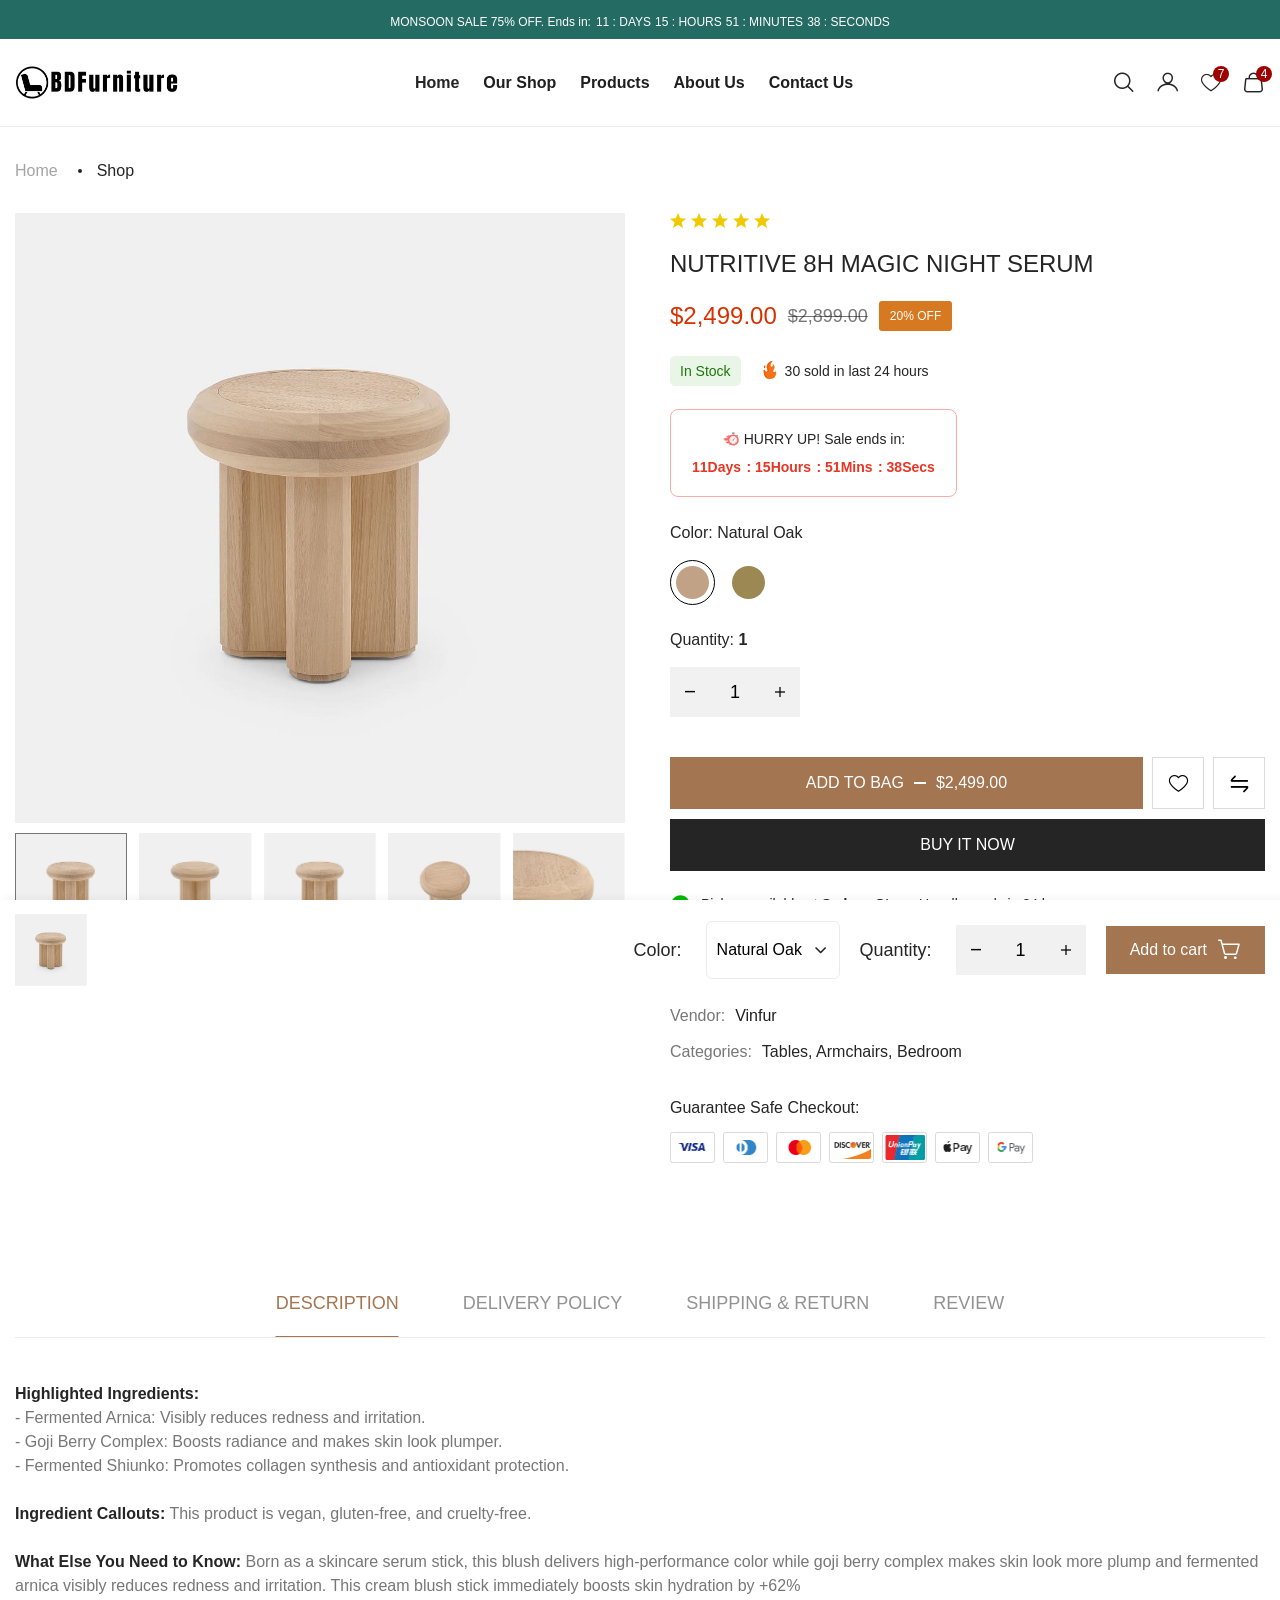
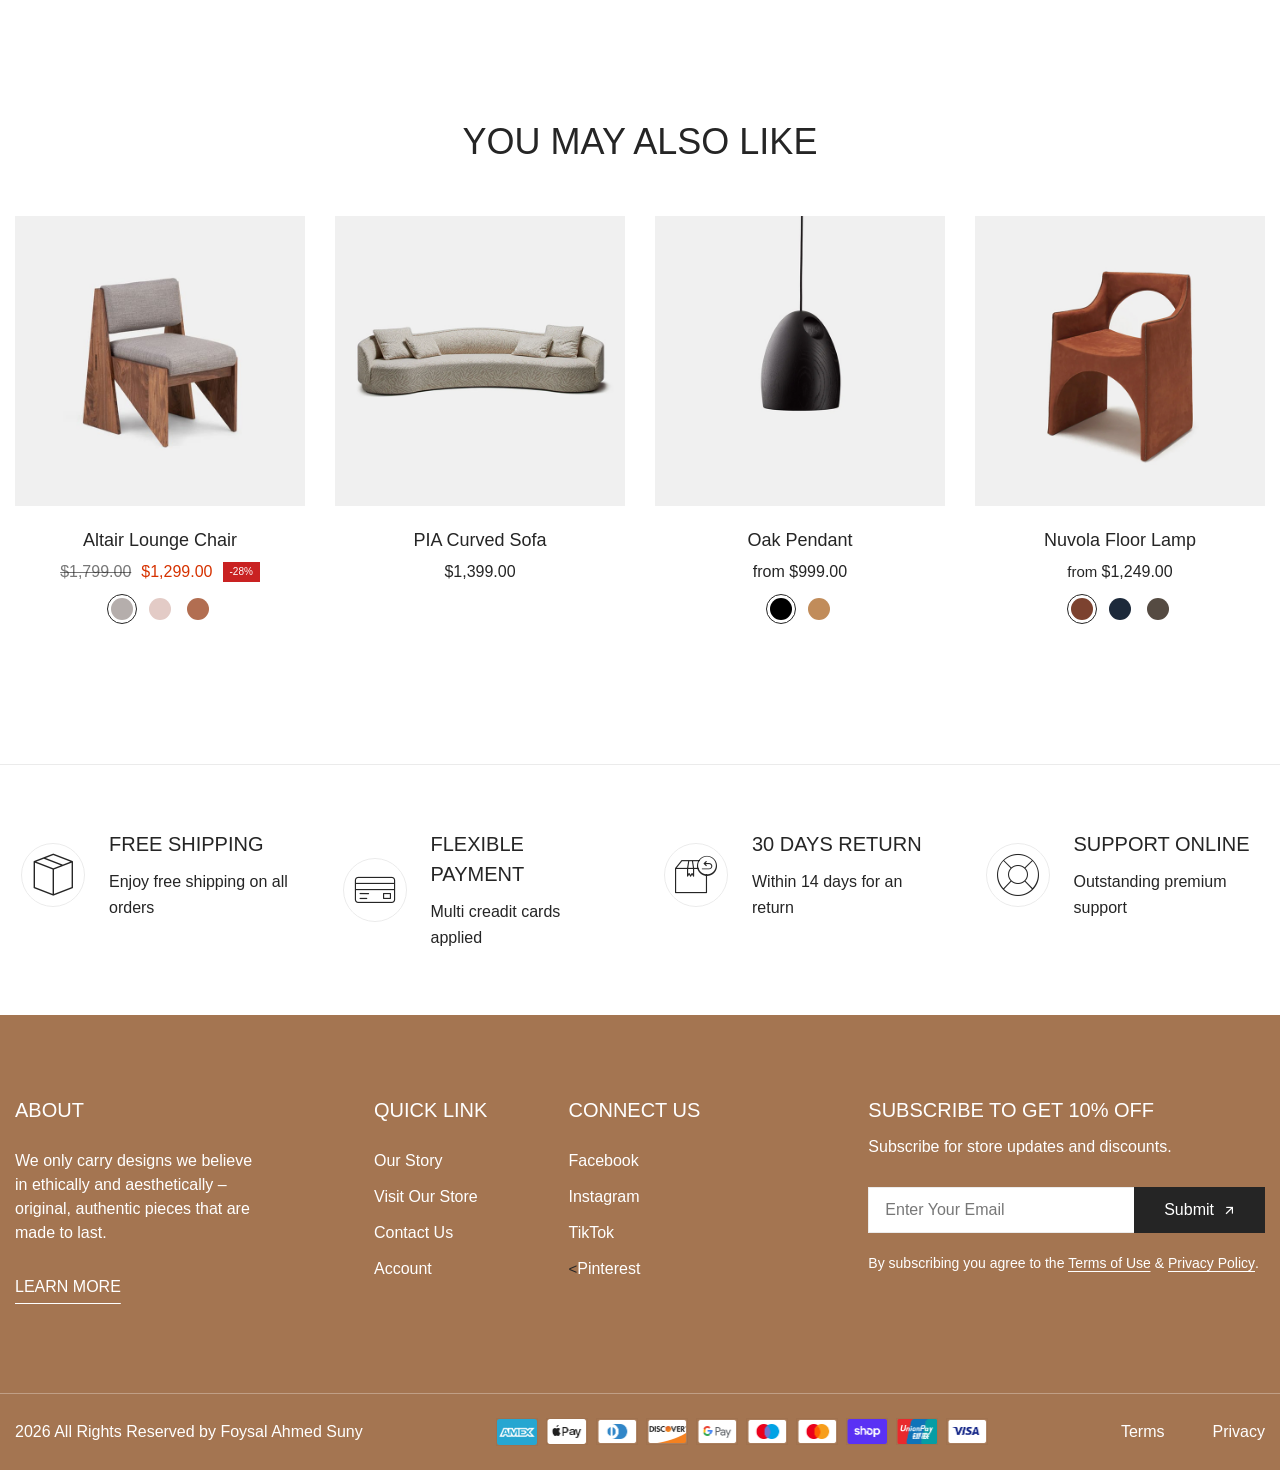
<file: products.html>
<!DOCTYPE html>

<html xmlns="http://www.w3.org/1999/xhtml" xml:lang="en-US" lang="en-US">



<meta http-equiv="content-type" content="text/html;charset=utf-8" />
<head>
    <!-- Basic Page Needs -->
    <meta charset="utf-8">
    <!--[if IE ]><meta http-equiv="X-UA-Compatible" content="IE=edge,chrome=1"/><![endif]-->

    <meta name="author" content="themesflat.com">
    <title>BDfurniture - Modern Furniture</title>
    <meta name="description"
        content="VinFur offers modern, durable furniture from Vietnam — stylish sofas, dining sets, storage, and decor at fair prices with fast delivery.">
    <meta name="keywords"
        content="VinFur, furniture, modern furniture, home decor, sofas, dining sets, storage solutions, affordable furniture, stylish interiors">
    <meta name="viewport" content="width=device-width, initial-scale=1.0">


    <!-- Mobile Specific Metas -->
    <meta name="viewport" content="width=device-width, initial-scale=1, maximum-scale=1">

    <!-- Theme Style -->
    <link rel="stylesheet" type="text/css" href="css/bootstrap.css">
    <link rel="stylesheet" type="text/css" href="css/animate.min.css">
    <link rel="stylesheet" type="text/css" href="css/swiper-bundle.min.css">
    <link rel="stylesheet" type="text/css" href="css/styles.css">


    <!-- Icon -->
    <link rel="stylesheet" type="text/css" href="icons/icomoon/style.css">

    <!-- Favicon and Touch Icons  -->
    <link rel="shortcut icon" href="images/favicon.svg">
    <link rel="apple-touch-icon-precomposed" href="images/favicon.svg">
</head>

<body>
    <!-- wrapper -->
    <div id="wrapper">

        <!-- Scroll Top -->
        <button id="goTop">
            <span class="border-progress"></span>
            <span class="icon icon-caret-up"></span>
        </button>

        <!-- preload -->
        <div class="preload preload-container" id="preload">
            <div class="preload-logo">
                <div class="spinner"></div>
            </div>
        </div>
        <!-- /preload -->

        <!-- .top-bar -->
        <div class="top-bar style-default top-bar-color-1 d-flex align-items-center justify-content-center fw-3">
            <div>MONSOON SALE 75% OFF. Ends in:
                <div class="tf-countdown style-default">
                    <div class="js-countdown" data-timer="1007500" data-labels=" : DAYS, : HOURS, : MINUTES, : SECONDS">
                    </div>
                </div>
            </div>
        </div>
        <!-- End top-bar -->


          <!-- .header -->
        <header class="header  has-currencies header-sticky">
            <div class="tf-container w-1750">
                <div class="header-inner">
                    <a href="index.html" class="site-logo">
                        <img class="logo_header" alt="logo" width="165" height="32" src="images/logo/logo.png">
                    </a>
                    <nav class="main-menu">
                        <ul class="navigation box-nav-menu">
                           <li >     <!-- class="has-child text-menu menu-item"   -->
                                <a style=" font-weight: bold;" href="index.html" class="demo-name">Home</a>
                               <!--  <div class="submenu sub-menu mega-menu mega-home">
                                    <div class="tf-container w-1246">
                                        <div class="row-demo">
                                            <div class="demo-item">
                                                <a href="index.html" class="demo-img">
                                                    <img width="278" height="370" src="images/header/homepage-1.jpg"
                                                        alt="Demo">
                                                </a>
                                                <a href="index.html" class="demo-name">Homepage 1</a>
                                            </div>
                                            <div class="demo-item">
                                                <a href="home02.html" class="demo-img">
                                                    <img width="278" height="370" src="images/header/homepage-2.jpg"
                                                        alt="Demo">
                                                </a>
                                                <a href="home02.html" class="demo-name">Homepage 2</a>
                                            </div>
                                            <div class="demo-item">
                                                <a href="home03.html" class="demo-img">
                                                    <img width="278" height="370" src="images/header/homepage-3.jpg"
                                                        alt="Demo">
                                                </a>
                                                <a href="home03.html" class="demo-name">Homepage 3</a>
                                            </div>
                                            <div class="demo-item">
                                                <a href="home04.html" class="demo-img">
                                                    <img width="278" height="370" src="images/header/homepage-4.jpg"
                                                        alt="Demo">
                                                </a>
                                                <a href="home04.html" class="demo-name">Homepage 4</a>
                                            </div>
                                        </div>
                                    </div>
                                </div> -->
                            </li>
                            </li>
                            <li >
                                <a style=" font-weight: bold;" href="ourshop.html" class="link text-body-default text_heading-color sub-menu_link">Our Shop</a>
                                <!-- <div class="submenu sub-menu mega-menu mega-shop">
                                    <div class="tf-container w-1750">
                                        <div class="wrap-nav-link">
                                            <div class="col-nav-link mega-menu-item">
                                                <div class="h6 fw-5 mb_23 text_black menu-heading">
                                                    Shop Style
                                                </div>
                                                <ul class="sub-menu_list d-grid gap_10">
                                                    <li>
                                                        <a href="shop-style-01.html"
                                                            class="link text-body-default text_heading-color sub-menu_link">Shop
                                                            Default</a>
                                                    </li>
                                                    <li>
                                                        <a href="shop-style-02.html"
                                                            class="link text-body-default text_heading-color sub-menu_link">Shop
                                                            Style 2</a>
                                                    </li>
                                                    <li>
                                                        <a href="shop-style-03.html"
                                                            class="link text-body-default text_heading-color sub-menu_link">Shop
                                                            Style 3</a>
                                                    </li>
                                                    <li>
                                                        <a href="shop-style-04.html"
                                                            class="link text-body-default text_heading-color sub-menu_link">Shop
                                                            Style 4</a>
                                                    </li>
                                                </ul>
                                            </div>
                                            <div class="col-nav-link mega-menu-item">
                                                <div class="h6 fw-5 mb_23 text_black menu-heading">
                                                    Shop Layout
                                                </div>
                                                <ul class="sub-menu_list d-grid gap_10">
                                                    <li>
                                                        <a href="shop-grid-2-columns.html"
                                                            class="link text-body-default text_heading-color sub-menu_link">Grid
                                                            2 Columns</a>
                                                    </li>
                                                    <li>
                                                        <a href="shop-grid-3-columns.html"
                                                            class="link text-body-default text_heading-color sub-menu_link">Grid
                                                            3 Columns</a>
                                                    </li>
                                                    <li>
                                                        <a href="shop-grid-4-columns.html"
                                                            class="link text-body-default text_heading-color sub-menu_link">Grid
                                                            4 Columns</a>
                                                    </li>

                                                </ul>
                                            </div>
                                            <div class="col-nav-link mega-menu-item">
                                                <div class="h6 fw-5 mb_23 text_black menu-heading">
                                                    Shop Feature
                                                </div>
                                                <ul class="sub-menu_list d-grid gap_10">
                                                    <li>
                                                        <a href="shop-pagination.html"
                                                            class="link text-body-default text_heading-color sub-menu_link">Pagination
                                                            Links</a>
                                                    </li>
                                                    <li>
                                                        <a href="shop-load-more-button.html"
                                                            class="link text-body-default text_heading-color sub-menu_link">Load
                                                            More
                                                            Button</a>
                                                    </li>
                                                    <li>
                                                        <a href="shop-infinity-scroll.html"
                                                            class="link text-body-default text_heading-color sub-menu_link">Infinity
                                                            Scroll</a>
                                                    </li>
                                                </ul>
                                            </div>
                                        </div>
                                        <div class="wrap-banner d-flex">
                                            <div class="banner-menu hover-image">
                                                <div class="img-style">
                                                    <img width="396" height="487" loading="lazy" decoding="async"
                                                        src="images/header/banner-2.jpg" alt="banner">
                                                </div>
                                                <div class="content">
                                                    <div class="title d-flex align-items-center gap_10 mb_10">
                                                        <h5 class="text_white">New Season</h5>
                                                    </div>
                                                    <div class="text-caption-1 text_white">
                                                        <a href="shop-style-01.html"
                                                            class=" hover-underline-link  d-flex align-items-center gap_10">SHOP
                                                            NOW <i class="icon-arrow-right-up"></i></a>
                                                    </div>
                                                </div>
                                            </div>
                                            <div class="banner-menu hover-image">
                                                <div class="img-style">
                                                    <img width="396" height="487" loading="lazy" decoding="async"
                                                        src="images/header/banner-3.jpg" alt="banner">
                                                </div>
                                                <div class="content">
                                                    <div class="title d-flex align-items-center gap_10 mb_10">
                                                        <h5 class="text_white">Flash Sale</h5>
                                                        <span class="line"></span>
                                                        <h5 class="text_white">30% OFF</h5>
                                                    </div>
                                                    <div class="text-caption-1 text_white">
                                                        <a href="shop-style-01.html"
                                                            class=" hover-underline-link  d-flex align-items-center gap_10">SHOP
                                                            NOW <i class="icon-arrow-right-up"></i></a>
                                                    </div>
                                                </div>
                                            </div>
                                        </div>
                                    </div>
                                </div> -->
                            </li>
                            <li >
                                <a style=" font-weight: bold;" href="products.html" class="link text-body-default text_heading-color sub-menu_link">Products </a>
                                <!-- <div class="submenu sub-menu mega-menu mega-product ">
                                    <div class="tf-container w-1750">
                                        <div class="wrap-nav-link">
                                            <div class="col-nav-link mega-menu-item">
                                                <div class="h6 fw-5 mb_23 text_black menu-heading">
                                                    Product Style
                                                </div>
                                                <ul class="sub-menu_list d-grid gap_10">
                                                    <li>
                                                        <a href="product-style-01.html"
                                                            class="link text-body-default text_heading-color sub-menu_link">Product
                                                            Style 1
                                                        </a>
                                                    </li>
                                                    <li>
                                                        <a href="product-style-02.html"
                                                            class="link text-body-default text_heading-color sub-menu_link">Product
                                                            Style 2
                                                        </a>
                                                    </li>
                                                    <li>
                                                        <a href="product-style-03.html"
                                                            class="link text-body-default text_heading-color sub-menu_link">Product
                                                            Style 3
                                                        </a>
                                                    </li>
                                                    <li>
                                                        <a href="product-style-04.html"
                                                            class="link text-body-default text_heading-color sub-menu_link">Product
                                                            Style 4<span
                                                                class="tag hot demo-label text-small-2 ">Hot</span>
                                                        </a>
                                                    </li>
                                                    <li>
                                                        <a href="product-style-05.html"
                                                            class="link text-body-default text_heading-color sub-menu_link">Product
                                                            Style 5<span
                                                                class="tag trending demo-label text-small-2 ">Trending</span>
                                                        </a>
                                                    </li>
                                                    <li>
                                                        <a href="product-style-06.html"
                                                            class="link text-body-default text_heading-color sub-menu_link">Product
                                                            Style 6<span
                                                                class="tag trending demo-label text-small-2 ">Trending</span>
                                                        </a>
                                                    </li>
                                                </ul>
                                            </div>
                                            <div class="col-nav-link mega-menu-item">
                                                <div class="h6 fw-5 mb_23 text_black menu-heading">
                                                    Product Description
                                                </div>
                                                <ul class="sub-menu_list d-grid gap_10">
                                                    <li>
                                                        <a href="product-description-side-dropdown.html"
                                                            class="link text-body-default text_heading-color sub-menu_link">Description
                                                            Side
                                                            Dropdown</a>
                                                    </li>
                                                    <li>
                                                        <a href="product-description-side-full-accordion.html"
                                                            class="link text-body-default text_heading-color sub-menu_link">Description
                                                            Full
                                                            Accordions</a>
                                                    </li>
                                                    <li>
                                                        <a href="product-description-side-drawer.html"
                                                            class="link text-body-default text_heading-color sub-menu_link">Description
                                                            Side
                                                            Drawer</a>
                                                    </li>
                                                </ul>
                                            </div>
                                            <div class="col-nav-link mega-menu-item">
                                                <div class="h6 fw-5 mb_23 text_black menu-heading">
                                                    Product Details
                                                </div>
                                                <ul class="sub-menu_list d-grid gap_10">
                                                    <li>
                                                        <a href="product-inner-zoom.html"
                                                            class="link text-body-default text_heading-color sub-menu_link">Product
                                                            Inner
                                                            Zoom</a>
                                                    </li>
                                                    <li>
                                                        <a href="product-inner-circle-zoom.html"
                                                            class="link text-body-default text_heading-color sub-menu_link">Product
                                                            Inner
                                                            Circle Zoom</a>
                                                    </li>
                                                    <li>
                                                        <a href="product-no-zoom.html"
                                                            class="link text-body-default text_heading-color sub-menu_link">Product
                                                            No
                                                            Zoom</a>
                                                    </li>


                                                </ul>
                                            </div>
                                            <div class="col-nav-link mega-menu-item">
                                                <div class="h6 fw-5 mb_23 text_black menu-heading">
                                                    Product Features
                                                </div>
                                                <ul class="sub-menu_list d-grid gap_10">
                                                    <li>
                                                        <a href="product-pickup-available.html"
                                                            class="link text-body-default text_heading-color sub-menu_link">Pickup
                                                            Available</a>
                                                    </li>
                                                    <li>
                                                        <a href="product-swatch-image.html"
                                                            class="link text-body-default text_heading-color sub-menu_link">Swatch
                                                            Image</a>
                                                    </li>
                                                    <li>
                                                        <a href="product-together.html"
                                                            class="link text-body-default text_heading-color sub-menu_link">Buy
                                                            Together<span
                                                                class="tag new demo-label text-small-2 ">New</span></a>
                                                    </li>
                                                    <li>
                                                        <a href="product-volume-discount.html"
                                                            class="link text-body-default text_heading-color sub-menu_link">Volume
                                                            Discount</a>
                                                    </li>
                                                </ul>
                                            </div>
                                        </div>
                                        <div class="wrap-prd d-flex gap_24 mn-none">
                                            <div class="list-ver">
                                                <div class="prd-nav-item hover-image">
                                                    <div class="img-style">
                                                        <img width="240" height="240" loading="lazy" decoding="async"
                                                            src="images/header/prd-nav-1.jpg" alt="product">
                                                        <a href="#quickView" data-bs-toggle="modal"
                                                            class="hover-tooltip tooltip-top box-icon">
                                                            <span class="icon icon-view"></span>
                                                            <span class="tooltip">Quick view</span>
                                                        </a>
                                                    </div>
                                                    <div class="">
                                                        <a href="shop-style-01.html"
                                                            class="h6 link text_heading-color mb_5">
                                                            Cub Chair
                                                        </a>
                                                        <div class="price">
                                                            <span class="text-body-2">$2,499.00</span><span
                                                                class="old-price">$2,899.00</span>
                                                        </div>
                                                    </div>
                                                </div>
                                                <div class="prd-nav-item hover-image">
                                                    <div class="img-style">
                                                        <img width="240" height="240" loading="lazy" decoding="async"
                                                            src="images/header/prd-nav-2.jpg" alt="product">
                                                        <a href="#quickView" data-bs-toggle="modal"
                                                            class="hover-tooltip tooltip-top box-icon">
                                                            <span class="icon icon-view"></span>
                                                            <span class="tooltip">Quick view</span>
                                                        </a>
                                                    </div>
                                                    <div class="">
                                                        <a href="shop-style-01.html"
                                                            class="h6 link  text_heading-color mb_5">
                                                            Virgule Armchair
                                                        </a>
                                                        <div class="price">
                                                            <span class="text-body-2">$2,499.00</span>
                                                        </div>
                                                    </div>
                                                </div>
                                            </div>
                                        </div>
                                    </div>
                                </div> -->
                            </li>
                            <li >
                                <a style=" font-weight: bold;" href="about-us.html" class="link text-body-default text_heading-color sub-menu_link">About Us
                                </a>
                                <!-- <div class="submenu sub-menu mega-menu mega-page">
                                    <div class="wrap-nav-link">
                                        <div class="col-nav-link">
                                            <div class="d-grid gap_10">
                                                <a href="about-us.html"
                                                    class="link text-body-default text_heading-color sub-menu_link">About
                                                    Us</a>
                                                <a href="contact.html"
                                                    class="link text-body-default text_heading-color sub-menu_link">Contact
                                                    Us</a>
                                                <a href="our-store.html"
                                                    class="link text-body-default text_heading-color sub-menu_link">Store
                                                    Location</a>
                                                <a href="my-account.html"
                                                    class="link text-body-default text_heading-color sub-menu_link">My
                                                    Account</a>
                                                <a href="faqs.html"
                                                    class="link text-body-default text_heading-color sub-menu_link">FAQ</a>
                                                <a href="shop-cart.html"
                                                    class="link text-body-default text_heading-color sub-menu_link">Cart
                                                    Drawer</a>
                                                <a href="before-you-leave.html"
                                                    class="link text-body-default text_heading-color sub-menu_link">Before
                                                    You Leave</a>
                                                <a href="product-popup.html"
                                                    class="link text-body-default text_heading-color sub-menu_link">Products
                                                    Popup</a>
                                                <a href="index.html"
                                                    class="link text-body-default text_heading-color sub-menu_link">Newspaper
                                                    Popup</a>
                                                <a href="404.html"
                                                    class="link text-body-default text_heading-color sub-menu_link">404</a>
                                                <a href="#"
                                                    class="link text-body-default text_heading-color sub-menu_link">Coming
                                                    Soon!</a>
                                            </div>
                                        </div>
                                    </div>

                                </div> -->
                            </li>
                            <li >
                                <a style=" font-weight: bold;" href="contact.html" class="link text-body-default text_heading-color sub-menu_link">Contact Us</a>
                                <!-- <div class="submenu sub-menu menu-defaul">

                                    <ul class="sub-menu_list d-grid gap_10">
                                        <li>
                                            <a href="blog-style-1.html"
                                                class="link text-body-default text_heading-color sub-menu_link">Blog
                                                List Style 1</a>
                                        </li>
                                        <li>
                                            <a href="blog-style-2.html"
                                                class="link text-body-default text_heading-color sub-menu_link">Blog
                                                List Style 2</a>
                                        </li>
                                        <li>
                                            <a href="blog-style-3.html"
                                                class="link text-body-default text_heading-color sub-menu_link">Blog
                                                List Style 3</a>
                                        </li>
                                        <li>
                                            <a href="blog-post.html"
                                                class="link text-body-default text_heading-color sub-menu_link">Blog
                                                Post</a>
                                        </li>
                                    </ul>
                                </div> -->
                            </li>
                            <li class="text-menu menu-item">
                                <a href="404-3.html" class="toggle splitting item-link btn-buy-theme">
                                    Contact +880 16*2* 03160!
                                </a>
                            </li>
                        </ul>
                    </nav>
                    <div class="header-right d-flex align-items-center ">
                        <div class="wrap-currencies d-flex gap_14 align-items-center xxl-hide">
                            <div class="tf-currencies">
                                <select class="tf-dropdown-select style-default type-currencies">
                                    <option selected data-thumbnail="images/country/us.png">USD</option>
                                    <option data-thumbnail="images/country/vie.png">VND</option>
                                </select>
                            </div>
                            <div class="tf-languages">
                                <select class="tf-dropdown-select style-default type-languages">
                                    <option>English</option>
                                    <option>العربية</option>
                                    <option>简体中文</option>
                                    <option>اردو</option>
                                </select>
                            </div>
                        </div>
                        <ul class="nav-icon-list">
                            <li class="d-none d-md-flex">
                                <a class="nav-icon-item link" href="#search" data-bs-toggle="modal">
                                    <i class="icon icon-magnifying-glass"></i>
                                </a>
                            </li>
                            <li class="d-none d-lg-flex">
                                <a href="#login" data-bs-toggle="offcanvas" class="nav-icon-item link">
                                    <i class="icon icon-user"></i>
                                </a>
                            </li>
                            <li class="d-none d-sm-flex position-relative">
                                <a class="nav-icon-item link" href="wishlist.html">
                                    <i class="icon icon-heart"></i>
                                </a>
                                <span class="count">7</span>
                            </li>
                            <li class="shop-cart" data-bs-toggle="modal" data-bs-target="#shoppingCart">
                                <a class="nav-icon-item link" href="#shoppingCart" data-bs-toggle="modal">
                                    <i class="icon icon-bag"></i>
                                </a>
                                <span class="count">4</span>
                            </li>
                        </ul>
                        <a href="#mobileMenu" data-bs-toggle="offcanvas" class="mobile-button d-xl-none">
                            <div class="burger">
                                <span></span>
                                <span></span>
                                <span></span>
                            </div>
                        </a>
                    </div>
                </div>
            </div>
        </header>
        <!-- End header -->


        <!-- page-title -->
        <div class="tf-page-title-v2">
            <div class="tf-container">
                <ul class="breadcrumb-list v2">
                    <li><a href="index.html">Home</a></li>
                    <li>Shop</li>
                </ul>
            </div>
        </div>
        <!-- /page-title -->

        <!-- main-content -->
        <div class="main-content">

            <!-- Product Main -->
            <section class="flat-single-product flat-spacing-3">
                <div class="tf-main-product section-image-zoom">
                    <div class="tf-container">
                        <div class="row">
                            <!-- Product Images -->
                            <div class="col-md-6">
                                <div class="tf-product-media-wrap sticky-top">
                                    <div class="product-thumbs-slider thumbs-bottom">
                                        <div class="flat-wrap-media-product">
                                            <div dir="ltr" class="swiper tf-product-media-main"
                                                id="gallery-swiper-started">
                                                <div class="swiper-wrapper">
                                                    <div class="swiper-slide" data-size="XS" data-color="Natural Oak">
                                                        <a href="images/products/prd-thumb-1.jpg" target="_blank"
                                                            class="item" data-pswp-width="860px"
                                                            data-pswp-height="1146px">
                                                            <img class="tf-image-zoom" width="684" height="684"
                                                                loading="lazy" decoding="async"
                                                                data-zoom="images/products/prd-thumb-1.jpg"
                                                                src="images/products/prd-thumb-1.jpg" alt="">
                                                        </a>
                                                    </div>
                                                    <div class="swiper-slide" data-size="S" data-color="Natural Oak">
                                                        <a href="images/products/prd-thumb-2.jpg" target="_blank"
                                                            class="item" data-pswp-width="860px"
                                                            data-pswp-height="1146px">
                                                            <img class="tf-image-zoom" width="684" height="684"
                                                                loading="lazy" decoding="async"
                                                                data-zoom="images/products/prd-thumb-2.jpg"
                                                                src="images/products/prd-thumb-2.jpg" alt="">
                                                        </a>
                                                    </div>
                                                    <div class="swiper-slide" data-size="M" data-color="Natural Oak">
                                                        <a href="images/products/prd-thumb-3.jpg" target="_blank"
                                                            class="item" data-pswp-width="860px"
                                                            data-pswp-height="1146px">
                                                            <img class="tf-image-zoom " width="684" height="684"
                                                                loading="lazy" decoding="async"
                                                                data-zoom="images/products/prd-thumb-3.jpg"
                                                                src="images/products/prd-thumb-3.jpg" alt="img-product">
                                                        </a>
                                                    </div>
                                                    <div class="swiper-slide" data-size="L" data-color="Olive Gold">
                                                        <a href="images/products/prd-thumb-4.jpg" target="_blank"
                                                            class="item" data-pswp-width="860px"
                                                            data-pswp-height="1146px">
                                                            <img class="tf-image-zoom" width="684" height="684"
                                                                loading="lazy" decoding="async"
                                                                data-zoom="images/products/prd-thumb-4.jpg"
                                                                src="images/products/prd-thumb-4.jpg" alt="img-product">
                                                        </a>
                                                    </div>
                                                    <div class="swiper-slide" data-size="L" data-color="Olive Gold">
                                                        <a href="images/products/prd-thumb-5.jpg" target="_blank"
                                                            class="item" data-pswp-width="860px"
                                                            data-pswp-height="1146px">
                                                            <img class="tf-image-zoom " width="684" height="684"
                                                                loading="lazy" decoding="async"
                                                                data-zoom="images/products/prd-thumb-5.jpg"
                                                                src="images/products/prd-thumb-5.jpg" alt="img-product">
                                                        </a>
                                                    </div>
                                                </div>
                                                <!-- <div class="swiper-button-next button-style-arrow thumbs-next"></div> -->
                                                <!-- <div class="swiper-button-prev button-style-arrow thumbs-prev"></div> -->
                                            </div>
                                        </div>
                                        <div dir="ltr" class="swiper tf-product-media-thumbs other-image-zoom"
                                            data-direction="horizontal" data-preview="5">
                                            <div class="swiper-wrapper stagger-wrap">
                                                <div class="swiper-slide stagger-item" data-size="XS" data-color="">
                                                    <div class="item">
                                                        <img height="127" width="127" loading="lazy"
                                                            src="images/products/prd-pagi-1.jpg" alt="img-product">
                                                    </div>
                                                </div>
                                                <div class="swiper-slide stagger-item" data-size="S" data-color="">
                                                    <div class="item">
                                                        <img height="127" width="127" loading="lazy"
                                                            src="images/products/prd-pagi-2.jpg" alt="img-product">
                                                    </div>
                                                </div>
                                                <div class="swiper-slide stagger-item" data-size="M" data-color="">
                                                    <div class="item">
                                                        <img height="127" width="127" loading="lazy"
                                                            src="images/products/prd-pagi-3.jpg" alt="img-product">
                                                    </div>
                                                </div>
                                                <div class="swiper-slide stagger-item" data-size="L" data-color="">
                                                    <div class="item">
                                                        <img height="127" width="127" loading="lazy"
                                                            src="images/products/prd-pagi-4.jpg" alt="img-product">
                                                    </div>
                                                </div>
                                                <div class="swiper-slide stagger-item" data-size="L" data-color="">
                                                    <div class="item">
                                                        <img height="127" width="127" loading="lazy"
                                                            src="images/products/prd-pagi-5.jpg" alt="img-product">
                                                    </div>
                                                </div>
                                            </div>
                                        </div>
                                    </div>
                                </div>
                            </div>
                            <!-- /Product Images -->
                            <!-- Product Info -->
                            <div class="col-md-6">
                                <div class="tf-product-info-wrap position-relative">
                                    <div class="tf-zoom-main sticky-top"></div>
                                    <div class="tf-product-info-list other-image-zoom ">
                                        <div class="rating d-flex gap_5 mb_20">
                                            <i class="icon-star"></i>
                                            <i class="icon-star"></i>
                                            <i class="icon-star"></i>
                                            <i class="icon-star"></i>
                                            <i class="icon-star"></i>
                                        </div>
                                        <h4 class="product-info-name text-uppercase fw-5">Nutritive 8H Magic Night Serum
                                        </h4>
                                        <div class="product-info-price mb_24">
                                            <div class="price-wrap d-flex align-items-center gap_11">
                                                <span
                                                    class="price-new price-on-sale h4 text_heading-color">$2,499.00</span>
                                                <span class="price-old h6">$2,899.00</span>
                                                <div
                                                    class="tag-discount d-flex align-items-center gap_6 tag-bg-2   fw-4">
                                                    <span>20% OFF</span>
                                                </div>
                                            </div>
                                        </div>
                                        <div class="product-instock">
                                            <div class="text-caption-1 tag">In Stock</div>
                                            <div class="d-flex gap_6">
                                                <svg width="18" height="18" viewBox="0 0 18 18" fill="none"
                                                    xmlns="http://www.w3.org/2000/svg">
                                                    <path
                                                        d="M15.2766 10.9242C15.2564 10.6149 14.9243 10.4281 14.6495 10.5714C14.4105 10.6961 13.661 11.0196 13.0706 11.0196C12.6164 11.0196 12.3139 10.8694 12.3139 10.1362C12.3139 8.12636 15.0131 6.52078 12.6063 3.51218C12.3302 3.16719 11.7737 3.41746 11.8476 3.85238C11.8491 3.86145 11.9894 4.77182 11.5639 5.27582C11.3643 5.51218 11.0618 5.62711 10.6391 5.62711C9.17527 5.62711 9.27719 1.94027 11.1231 0.795793C11.5335 0.541367 11.2709 -0.0948905 10.802 0.0119845C10.6837 0.0387033 7.88757 0.701328 6.39178 3.62798C5.28109 5.80099 5.88265 7.29977 6.32189 8.39418C6.71444 9.3722 6.89356 9.81857 6.01438 10.4273C5.68324 10.6566 5.42691 10.6328 5.42691 10.6328C4.60457 10.6328 3.82562 9.42402 3.5951 8.95879C3.40786 8.57837 2.83794 8.67311 2.78387 9.09372C2.76066 9.27457 2.2413 13.5513 4.51099 16.1312C5.7615 17.5525 7.50127 18.0581 9.40815 17.9948C11.1709 17.9357 12.5776 17.3395 13.589 16.2228C15.4646 14.152 15.2851 11.0549 15.2766 10.9242Z"
                                                        fill="#F2721C" />
                                                    <path
                                                        d="M4.44943 10.1357C4.04619 9.74672 3.72859 9.2282 3.5951 8.9588C3.40786 8.57837 2.83794 8.67312 2.78387 9.09373C2.76066 9.27457 2.2413 13.5513 4.51099 16.1312C5.28218 17.0077 6.27893 17.5784 7.48556 17.838C4.96085 16.3506 4.24278 13.0163 4.44943 10.1357Z"
                                                        fill="#FD5900" />
                                                    <path
                                                        d="M3.73497 4.51578C3.70555 4.49736 3.66821 4.49736 3.63879 4.51578C2.64794 5.13714 2.64495 6.58635 3.63879 7.20956C3.66772 7.2277 3.7052 7.22827 3.73497 7.20956C4.72582 6.58818 4.7287 5.139 3.73497 4.51578Z"
                                                        fill="#F2721C" />
                                                    <path
                                                        d="M4.12074 4.8581C4.01253 4.72503 3.88287 4.60856 3.73497 4.51578C3.70555 4.49736 3.66821 4.49736 3.63879 4.51578C2.64794 5.13714 2.64495 6.58635 3.63879 7.20956C3.66772 7.2277 3.7052 7.22827 3.73497 7.20956C3.88291 7.11678 4.01257 7.00028 4.12078 6.86721C3.64205 6.28239 3.64121 5.44387 4.12074 4.8581Z"
                                                        fill="#FD5900" />
                                                    <path
                                                        d="M10.8024 0.0120303C10.6841 0.0387491 7.88798 0.701374 6.39218 3.62803C4.90845 6.53088 6.48285 8.24745 6.63508 9.34644L6.63525 9.34633C6.69122 9.74979 6.54691 10.0589 6.01478 10.4273C5.69514 10.6487 5.40616 10.6816 5.10156 10.5723V10.5727C5.10156 10.5727 6.17629 11.6059 7.26209 10.8973C8.33808 10.1951 8.02723 9.11813 7.86108 8.63136L7.86147 8.63108C7.46487 7.57955 7.11795 6.19032 8.09441 4.27993C8.67414 3.14561 9.44919 2.35157 10.188 1.80268C10.4272 1.3884 10.7407 1.03314 11.1235 0.795804C11.5339 0.541413 11.2713 -0.0948447 10.8024 0.0120303Z"
                                                        fill="#FD5900" />
                                                </svg>
                                                <p class="text-caption-1   ">30 sold in last 24 hours</p>
                                            </div>
                                        </div>
                                        <div class="product-info-countdown">
                                            <div class="countdown-title">
                                                <svg class="tf-ani-tada" width="18" height="18" viewBox="0 0 18 18"
                                                    fill="none" xmlns="http://www.w3.org/2000/svg">
                                                    <path fill-rule="evenodd" clip-rule="evenodd"
                                                        d="M15.3347 6.45288L15.6005 6.15088C15.8545 5.86248 15.8105 5.40368 15.4927 5.11508C15.1751 4.82568 14.7087 4.81948 14.4549 5.10788L14.1895 5.41008L15.3347 6.45288Z"
                                                        fill="#808080" />
                                                    <path fill-rule="evenodd" clip-rule="evenodd"
                                                        d="M10.748 3.48071H11.8622V4.47671H10.748V3.48071Z"
                                                        fill="#CCCCCC" />
                                                    <path fill-rule="evenodd" clip-rule="evenodd"
                                                        d="M10.3315 2.46069H12.2767C12.5033 2.46069 12.6863 2.64369 12.6863 2.87169V3.34169C12.6863 3.56969 12.5033 3.75269 12.2767 3.75269H10.3315C10.1047 3.75269 9.92188 3.56969 9.92188 3.34169V2.87169C9.92188 2.64369 10.1047 2.46069 10.3315 2.46069Z"
                                                        fill="#808080" />
                                                    <path fill-rule="evenodd" clip-rule="evenodd"
                                                        d="M11.304 4.407C14.3684 4.407 16.8526 6.8954 16.8526 9.9648C16.8526 13.0346 14.3684 15.5232 11.304 15.5232C9.79084 15.5232 8.78864 15.0216 6.73484 14.3232L7.30664 13.7474C7.56344 13.4882 7.31164 13.016 6.93244 13.1624C5.20784 13.8258 4.20264 13.1174 3.71244 11.5172C4.45424 11.9886 5.47864 11.6636 5.79964 11.3418C6.29704 10.844 6.10284 10.2682 4.98324 10.6382C3.54744 11.1116 2.03384 10.283 1.30664 8.2336C3.50344 9.3372 3.66524 7.066 5.98564 7.6712C5.78824 6.875 5.25304 6.6124 4.02724 6.6438C5.24284 5.1118 7.01084 5.905 8.87544 4.9676C9.60884 4.6086 10.4324 4.407 11.304 4.407Z"
                                                        fill="#FD6B65" />
                                                    <path fill-rule="evenodd" clip-rule="evenodd"
                                                        d="M15.2838 9.96456C15.2838 12.1658 13.503 13.95 11.305 13.95C10.2496 13.95 9.23757 13.5306 8.49137 12.7826C7.74537 12.0354 7.32617 11.0216 7.32617 9.96456C7.32617 8.90696 7.74517 7.89436 8.49137 7.14596C9.23757 6.39876 10.2496 5.97876 11.305 5.97876C13.503 5.97876 15.2838 7.76376 15.2838 9.96456Z"
                                                        fill="#F2F2F2" />
                                                    <path
                                                        d="M11.2429 6.54007C11.1281 6.54187 11.0359 6.63727 11.0371 6.75227V7.05327C11.0371 7.33127 11.4551 7.33127 11.4551 7.05327V6.75227C11.4571 6.63407 11.3611 6.53807 11.2429 6.54007Z"
                                                        fill="#808080" />
                                                    <path
                                                        d="M11.2429 12.6656C11.1281 12.6666 11.0359 12.7616 11.0371 12.8778V13.1778C11.0371 13.4568 11.4551 13.4568 11.4551 13.1778V12.8778C11.4571 12.7598 11.3611 12.6634 11.2429 12.6656Z"
                                                        fill="#808080" />
                                                    <path
                                                        d="M14.1538 9.75586C13.8758 9.75586 13.8758 10.1741 14.1538 10.1741H14.4538C14.7316 10.1741 14.7316 9.75586 14.4538 9.75586H14.1538Z"
                                                        fill="#808080" />
                                                    <path
                                                        d="M8.03843 9.75587C7.76063 9.75587 7.76063 10.1741 8.03843 10.1741H8.33943C8.61743 10.1741 8.61743 9.75587 8.33943 9.75587H8.03843Z"
                                                        fill="#808080" />
                                                    <path
                                                        d="M13.3011 11.8135C13.1131 11.8135 13.0211 12.0415 13.1557 12.1719L13.3669 12.3843C13.4475 12.4713 13.5841 12.4729 13.6679 12.3897C13.7513 12.3059 13.7485 12.1701 13.6615 12.0897L13.4503 11.8775C13.4109 11.8367 13.3577 11.8135 13.3011 11.8135Z"
                                                        fill="#808080" />
                                                    <path
                                                        d="M8.97626 7.48267C8.78886 7.48267 8.69726 7.71067 8.83106 7.84127L9.04326 8.05247C9.12346 8.13907 9.26046 8.14247 9.34426 8.05847C9.42766 7.97507 9.42446 7.83807 9.33786 7.75747L9.12666 7.54647C9.08706 7.50567 9.03286 7.48267 8.97626 7.48267Z"
                                                        fill="#808080" />
                                                    <path
                                                        d="M13.5103 7.48279C13.4561 7.48399 13.4035 7.50699 13.3661 7.54659L13.1549 7.75759C13.0683 7.83819 13.0651 7.97519 13.1485 8.05859C13.2321 8.14239 13.3693 8.13919 13.4495 8.05259L13.6607 7.84139C13.7977 7.70859 13.7005 7.47659 13.5103 7.48279Z"
                                                        fill="#808080" />
                                                    <path
                                                        d="M9.18663 11.8136C9.13243 11.8158 9.07983 11.8376 9.04243 11.8776L8.83023 12.0898C8.74343 12.1702 8.74143 12.306 8.82483 12.3898C8.90843 12.4732 9.04523 12.4714 9.12583 12.3844L9.33703 12.172C9.47403 12.0396 9.37703 11.8086 9.18663 11.8136Z"
                                                        fill="#808080" />
                                                    <path fill-rule="evenodd" clip-rule="evenodd"
                                                        d="M11.3026 9.65238C11.4772 9.65238 11.6152 9.78958 11.6152 9.96498C11.6152 10.1408 11.4774 10.2776 11.3026 10.2776C11.1282 10.2776 10.99 10.1408 10.99 9.96498C10.99 9.78938 11.1282 9.65238 11.3026 9.65238ZM12.7124 8.27838C12.6592 8.27938 12.607 8.30138 12.5692 8.33998L11.6068 9.30478C11.5136 9.26098 11.4112 9.23478 11.3026 9.23478C10.9024 9.23478 10.5742 9.56498 10.5742 9.96498C10.5742 10.3652 10.9024 10.6958 11.3026 10.6958C11.7028 10.6958 12.0312 10.3652 12.0312 9.96498C12.0312 9.82398 11.9892 9.69358 11.9194 9.58158L12.864 8.63478C12.9978 8.50198 12.9016 8.27398 12.7124 8.27838Z"
                                                        fill="#808080" />
                                                </svg>
                                                <p class="text-caption-1 fw-5  ">HURRY
                                                    UP! Sale ends in:</p>
                                            </div>
                                            <div class="js-countdown countdown-box" data-timer="1007500"
                                                data-labels="Days,Hours,Mins,Secs"></div>
                                        </div>
                                        <div class="tf-product-variant">
                                            <div class="variant-picker-item variant-color">
                                                <div class="variant-picker-label">
                                                    <div class="text-body-default  ">
                                                        Color:
                                                        <span
                                                            class="variant-picker-label-value value-currentColor">Natural
                                                            Oak</span>
                                                    </div>
                                                </div>
                                                <div class="variant-picker-values">
                                                    <div class="hover-tooltip tooltip-bot color-btn active"
                                                        data-color="Natural Oak">
                                                        <span class="check-color bg-sandybeige"></span>
                                                        <span class="tooltip">Natural Oak</span>
                                                    </div>
                                                    <div class="hover-tooltip tooltip-bot color-btn"
                                                        data-color="Olive Gold">
                                                        <span class="check-color bg-olivegold "></span>
                                                        <span class="tooltip">Olive Gold</span>
                                                    </div>
                                                </div>
                                            </div>
                                        </div>
                                        <div class="tf-product-total-quantity">
                                            <div class="group-btn wrap-quantity">
                                                <div>
                                                    <div class="text-body-default   mb_15">
                                                        Quantity:
                                                        <span
                                                            class="variant-picker-label-value value-currentQuantity fw-7">1</span>
                                                    </div>
                                                    <div class="wg-quantity">
                                                        <button class="btn-quantity btn-decrease">
                                                            <i class="icon icon-minus"></i>
                                                        </button>
                                                        <input class="quantity-product" type="text" name="number"
                                                            value="1">
                                                        <button class="btn-quantity btn-increase">
                                                            <i class="icon icon-plus"></i>
                                                        </button>
                                                    </div>
                                                </div>
                                            </div>
                                            <div class="group-btn flex-md-nowrap mb_10">
                                                <a href="#shoppingCart" data-bs-toggle="modal"
                                                    class="tf-btn btn-bg-primary w-full btn-add-to-cart btn-h-52 animate-btn">
                                                    ADD TO BAG<span class="price-add d-none d-sm-flex">$2,499.00</span>
                                                </a>
                                                <button type="button"
                                                    class=" d-flex hover-tooltip box-icon btn-add-wishlist flex-sm-shrink-0">
                                                    <span class="icon icon-heart"></span>
                                                    <span class="tooltip">Add to Wishlist</span>
                                                </button>
                                                <a href="#compare" data-bs-toggle="modal" aria-controls="compare"
                                                    class=" d-flex hover-tooltip tooltip-top box-icon flex-sm-shrink-0">
                                                    <span class="icon icon-compare"></span>
                                                    <span class="tooltip">Compare</span>
                                                </a>
                                            </div>
                                            <a href="checkout.html"
                                                class="tf-btn btn-bg-secondary  w-full animate-btn btn-h-52">
                                                BUY IT NOW
                                            </a>
                                        </div>

                                        <div class="tf-product-pickup-available d-flex gap_10">
                                            <div class="icon">
                                                <svg width="21" height="21" viewBox="0 0 21 21" fill="none"
                                                    xmlns="http://www.w3.org/2000/svg">
                                                    <path fill-rule="evenodd" clip-rule="evenodd"
                                                        d="M10.504 1.31775C15.5773 1.31775 19.6916 5.43207 19.6916 10.5053C19.6916 15.5786 15.5773 19.6929 10.504 19.6929C5.43073 19.6929 1.31641 15.5786 1.31641 10.5053C1.31641 5.43207 5.43073 1.31775 10.504 1.31775ZM8.59609 13.4895L6.34674 11.2383C5.96353 10.8549 5.96345 10.2296 6.34674 9.84626C6.73011 9.46297 7.35817 9.46537 7.73875 9.84626L9.32453 11.4333L13.2694 7.4884C13.6528 7.10503 14.2781 7.10503 14.6614 7.4884C15.0448 7.87169 15.0442 8.49758 14.6614 8.88041L10.0194 13.5224C9.63659 13.9052 9.01069 13.9058 8.6274 13.5224C8.61663 13.5116 8.60624 13.5007 8.59609 13.4895Z"
                                                        fill="#00BA00" />
                                                </svg>
                                            </div>
                                            <div class="content">
                                                <p class="text-caption-1">Pickup available at <span class="fw-7">Sydney
                                                        Store</span>. Usually
                                                    ready in 24 hours.</p>
                                                <a href="#"
                                                    class="hover-underline-link text_body-color-1 text-caption-1">Check
                                                    availability other stores</a>
                                            </div>
                                        </div>
                                        <div class="tf-product-extra-link">
                                            <a href="#askQuestion" data-bs-toggle="modal"
                                                class="product-extra-icon   link">
                                                <i class="icon icon-ques"></i>
                                                Ask a question
                                            </a>
                                            <a href="#shareWith" data-bs-toggle="modal"
                                                class="product-extra-icon   link">
                                                <i class="icon icon-share"></i>
                                                Share
                                            </a>
                                        </div>
                                        <ul class="tf-product-cate-sku">
                                            <li class="item-cate-sku text-body-default  ">
                                                <span class="label  text_body-color-1">Vendor:</span>
                                                <a href="#" class="value link text_heading-color fw-5">Vinfur</a>
                                            </li>
                                            <li class="item-cate-sku text-body-default">
                                                <span class="label  text_body-color-1">Categories:</span>
                                                <span class="value  fw-5">Tables, Armchairs, Bedroom </span>
                                            </li>
                                        </ul>
                                        <div class="tf-product-trust-seal">
                                            <p class="text-body-default   mb_12">Guarantee Safe Checkout:</p>
                                            <ul class=" d-flex gap_8 flex-wrap">
                                                <li>
                                                    <a href="#"><img width="40" height="25"
                                                            src="images/payment/payment-9.png" alt=""></a>
                                                </li>
                                                <li>
                                                    <a href="#"><img width="40" height="25"
                                                            src="images/payment/payment-2.png" alt=""></a>
                                                </li>
                                                <li>
                                                    <a href="#"><img width="40" height="25"
                                                            src="images/payment/payment-6.png" alt=""></a>
                                                </li>
                                                <li>
                                                    <a href="#"><img width="40" height="25"
                                                            src="images/payment/payment-3.png" alt=""></a>
                                                </li>
                                                <li>
                                                    <a href="#"><img width="40" height="25"
                                                            src="images/payment/payment-8.png" alt=""></a>
                                                </li>
                                                <li>
                                                    <a href="#"><img width="40" height="25"
                                                            src="images/payment/payment-1.png" alt=""></a>
                                                </li>
                                                <li>
                                                    <a href="#"><img width="40" height="25"
                                                            src="images/payment/payment-4.png" alt=""></a>
                                                </li>
                                            </ul>
                                        </div>
                                    </div>
                                </div>
                            </div>
                            <!-- /Product Info -->
                        </div>
                    </div>
                </div>
                <div class="tf-sticky-btn-atc">
                    <div class="tf-container">
                        <div class="tf-height-observer w-full d-flex align-items-center">
                            <div class="tf-sticky-atc-product d-flex align-items-center">
                                <div class="tf-mini-cart-item ">
                                    <div class="tf-mini-cart-image">
                                        <img width="122" height="122" loading="lazy" decoding="async"
                                            src="images/products/prd-pagi-1.jpg" alt="img-product">
                                    </div>
                                    <div class="tf-mini-cart-info">
                                        <div class="title text-body-default">
                                            <a href="product-style-01.html" class="link text-line-clamp-1">Nutritive 8H
                                                Magic Night Serum</a>
                                        </div>
                                        <div class="product-info-price mb_24">
                                            <div class="price-wrap d-flex align-items-center gap_10">
                                                <span
                                                    class="price-new price-on-sale text-body-default text_heading-color">$2,499.00</span>
                                                <span class="price-old compare-at-price text-caption-1">$2,899.00</span>
                                                <div
                                                    class="tag-discount d-flex align-items-center gap_6 tag-bg-2   fw-4">
                                                    <span>20% OFF</span>
                                                </div>
                                            </div>
                                        </div>
                                    </div>
                                </div>
                            </div>
                            <div class="tf-sticky-atc-infos">
                                <form class="">
                                    <div class="tf-sticky-atc-variant-price">
                                        <div class="h6 title">Color:</div>
                                        <div class="tf-select style-1">
                                            <select class="font-sora">
                                                <option selected="selected">Natural Oak</option>
                                                <option>Natural Oak</option>
                                                <option>Olive Gold</option>
                                            </select>
                                        </div>
                                    </div>
                                    <div class="tf-product-info-quantity">
                                        <div class="h6 title">Quantity:</div>
                                        <div class="wg-quantity">
                                            <button class="btn-quantity minus-btn">
                                                <i class="icon icon-minus"></i>
                                            </button>
                                            <input class="quantity-product" type="text" name="number" value="1">
                                            <button class="btn-quantity plus-btn">
                                                <i class="icon icon-plus"></i>
                                            </button>
                                        </div>
                                    </div>
                                    <div class="tf-sticky-atc-btns">
                                        <a href="#shoppingCart" data-bs-toggle="modal"
                                            class="tf-btn btn-bg-primary animate-btn btn-add-to-cart">
                                            Add to cart
                                            <i class="icon icon-shopping-cart-simple"></i>
                                        </a>
                                    </div>
                                </form>
                            </div>
                        </div>
                    </div>
                </div>
            </section>
            <!-- /Product Main -->

            <!-- s-review -->
            <div class="tf-container tf-spacing-5">
                <div class="flat-animate-tab tab-style-1">
                    <ul class="menu-tab menu-tab-1" role="tablist">
                        <li class="nav-tab-item" role="presentation">
                            <a href="#descriptions" class="tab-link text-uppercase active"
                                data-bs-toggle="tab">Description</a>
                        </li>
                        <li class="nav-tab-item" role="presentation">
                            <a href="#policy" class="tab-link text-uppercase" data-bs-toggle="tab">Delivery
                                policy</a>
                        </li>
                        <li class="nav-tab-item" role="presentation">
                            <a href="#faqs" class="tab-link text-uppercase" data-bs-toggle="tab">shipping &
                                return</a>
                        </li>
                        <li class="nav-tab-item" role="presentation">
                            <a href="#reviews" class="tab-link text-uppercase" data-bs-toggle="tab">review</a>
                        </li>

                    </ul>
                    <div class="tab-content">
                        <div class="tab-pane wd-product-descriptions active show" id="descriptions" role="tabpanel">
                            <div class="tab-descriptions">
                                <div class="mb_24">
                                    <p class="text-body-default fw-7">Highlighted Ingredients: </p>
                                    <ul>
                                        <li class="text_body-color-1 text-body-default">- Fermented Arnica: Visibly
                                            reduces redness and irritation. </li>
                                        <li class="text_body-color-1 text-body-default">- Goji Berry Complex: Boosts
                                            radiance and makes skin look plumper.</li>
                                        <li class="text_body-color-1 text-body-default">- Fermented Shiunko: Promotes
                                            collagen synthesis and antioxidant
                                            protection.</li>
                                    </ul>
                                </div>
                                <div class="mb_24">
                                    <p class="text-body-default text_body-color-1"><span
                                            class="text_secondary-color fw-7">Ingredient Callouts:</span> This product
                                        is vegan, gluten-free, and cruelty-free.</p>
                                </div>
                                <div>
                                    <p class="text-body-default text_body-color-1"><span
                                            class="text_secondary-color fw-7">What Else You Need to Know:</span> Born as
                                        a skincare serum stick, this blush delivers high-performance color while goji
                                        berry complex makes skin look more plump and fermented arnica visibly reduces
                                        redness and irritation. This cream blush stick immediately boosts skin hydration
                                        by +62%</p>
                                </div>
                            </div>
                        </div>
                        <div class="tab-pane wd-product-descriptions" id="policy" role="tabpanel">
                            <div class="tab-policy">
                                <p class="text-body-default text_body-color-1">We ship all furniture orders within 3–5
                                    business days. Large items may require scheduled delivery. You will receive tracking
                                    details once your order is dispatched.</p>
                            </div>
                        </div>
                        <div class="tab-pane wd-product-descriptions" id="faqs" role="tabpanel">
                            <div class="tab-policy">
                                <p class="text-body-default text_body-color-1">Estimated delivery times: 12 - 26 days
                                    (International), 3 - 6 days (United States).</p>
                            </div>
                        </div>
                        <div class="tab-pane wd-product-descriptions" id="reviews" role="tabpanel">
                            <div class="row wd-customer-review">
                                <div class="col-lg-6">
                                    <div class="review-heading">
                                        <h5 class="title  ">CUSTOMER’S REVIEWS</h5>
                                        <div class="box-rate-review  ">
                                            <div class="rating-summary">
                                                <ul class="list-star">
                                                    <li><i class="icon icon-star"></i></li>
                                                    <li><i class="icon icon-star"></i></li>
                                                    <li><i class="icon icon-star"></i></li>
                                                    <li><i class="icon icon-star"></i></li>
                                                    <li><i class="icon icon-star"></i></li>
                                                    <li><span class="count-star text-md">(3)</span></li>
                                                </ul>
                                                <span class="text-md rating-average">4.5/5.0</span>
                                            </div>
                                            <div class="rating-breakdown">
                                                <div class="rating-breakdown-item">
                                                    <div class="rating-score">
                                                        5 <i class="icon icon-star"></i>
                                                    </div>
                                                    <div class="rating-bar">
                                                        <div class="value" style="width: 100%;"></div>
                                                    </div>
                                                    <span class="rating-count">3</span>
                                                </div>
                                                <div class="rating-breakdown-item">
                                                    <div class="rating-score">
                                                        4 <i class="icon icon-star"></i>
                                                    </div>
                                                    <div class="rating-bar">
                                                        <div class="value" style="width: 0%;"></div>
                                                    </div>
                                                    <span class="rating-count">0</span>
                                                </div>
                                                <div class="rating-breakdown-item">
                                                    <div class="rating-score">
                                                        0 <i class="icon icon-star"></i>
                                                    </div>
                                                    <div class="rating-bar">
                                                        <div class="value" style="width: 0%;"></div>
                                                    </div>
                                                    <span class="rating-count">0</span>
                                                </div>
                                                <div class="rating-breakdown-item">
                                                    <div class="rating-score">
                                                        0 <i class="icon icon-star"></i>
                                                    </div>
                                                    <div class="rating-bar">
                                                        <div class="value" style="width: 0%;"></div>
                                                    </div>
                                                    <span class="rating-count">0</span>
                                                </div>
                                                <div class="rating-breakdown-item">
                                                    <div class="rating-score">
                                                        1 <i class="icon icon-star"></i>
                                                    </div>
                                                    <div class="rating-bar">
                                                        <div class="value" style="width: 0%;"></div>
                                                    </div>
                                                    <span class="rating-count">0</span>
                                                </div>
                                            </div>
                                        </div>
                                        <a href="#form-review" class="tf-btn btn-border animate-btn">WRITE A REVIEW</a>
                                    </div>

                                </div>
                                <div class="col-lg-6">
                                    <div class="review-section">
                                        <ul class="review-list">
                                            <li class="review-item">
                                                <div class="review-avt"><img src="images/avatar/avatar-rv-1.png"
                                                        alt="avt">
                                                </div>
                                                <div class="review-content">
                                                    <div class="review-info">
                                                        <div class="review-meta">
                                                            <span
                                                                class="review-author text_secondary-color text-body-default fw-5">Emily
                                                                R.</span>
                                                            <span
                                                                class="review-date text_secondary-color text-body-default fw-5">Mar
                                                                3rd, 2025</span>
                                                        </div>
                                                        <div class="list-star star-4">
                                                            <i class="icon icon-star"></i>
                                                            <i class="icon icon-star"></i>
                                                            <i class="icon icon-star"></i>
                                                            <i class="icon icon-star"></i>
                                                            <i class="icon icon-star"></i>
                                                        </div>
                                                    </div>
                                                    <p class="text text-body-default text_body-color-1">Absolutely
                                                        stunning! I bought a gold
                                                        necklace from here, and the quality exceeded my expectations.
                                                        The
                                                        craftsmanship is top-notch, and the packaging was beautiful.
                                                        Will
                                                        definitely return for more!</p>
                                                </div>
                                            </li>
                                            <li class="review-item">
                                                <div class="review-avt"><img src="images/avatar/avatar-rv-2.png"
                                                        alt="avt">
                                                </div>
                                                <div class="review-content">
                                                    <div class="review-info">
                                                        <div class="review-meta">
                                                            <span
                                                                class="review-author text_secondary-color text-body-default fw-5">James
                                                                L.</span>
                                                            <span
                                                                class="review-date text_secondary-color text-body-default fw-5">Mar
                                                                3rd, 2025</span>
                                                        </div>
                                                        <div class="list-star">
                                                            <i class="icon icon-star"></i>
                                                            <i class="icon icon-star"></i>
                                                            <i class="icon icon-star"></i>
                                                            <i class="icon icon-star"></i>
                                                            <i class="icon icon-star"></i>
                                                        </div>
                                                    </div>
                                                    <p class="text text-body-default text_body-color-1">I purchased an
                                                        engagement ring, and my
                                                        fiancée loves it! The diamonds sparkle beautifully, and the
                                                        staff was
                                                        incredibly helpful in guiding me through the selection process.
                                                        Highly
                                                        recommend!</p>
                                                </div>
                                            </li>
                                            <li class="review-item">
                                                <div class="review-avt"><img src="images/avatar/avatar-rv-3.png"
                                                        alt="avt">
                                                </div>
                                                <div class="review-content">
                                                    <div class="review-info">
                                                        <div class="review-meta">
                                                            <span
                                                                class="review-author text_secondary-color text-body-default fw-5">Sophia
                                                                M.</span>
                                                            <span
                                                                class="review-date text_secondary-color text-body-default fw-5">Mar
                                                                3rd, 2025</span>
                                                        </div>
                                                        <div class="list-star">
                                                            <i class="icon icon-star"></i>
                                                            <i class="icon icon-star"></i>
                                                            <i class="icon icon-star"></i>
                                                            <i class="icon icon-star"></i>
                                                            <i class="icon icon-star"></i>
                                                        </div>
                                                    </div>
                                                    <p class="text text-body-default text_body-color-1">This jewelry
                                                        shop is my go-to! The
                                                        designs are elegant, and the prices are reasonable for the
                                                        quality you
                                                        get. I recently got a pair of silver earrings, and they are just
                                                        perfect. Amazing service too!</p>
                                                </div>
                                            </li>
                                        </ul>

                                    </div>
                                </div>
                                <div class="col-lg-6">
                                    <form id="form-review" action="#" class="form-review">
                                        <h6 class="title">Write a review</h6>
                                        <p class="note text-md text-main-4">Your email address will not be
                                            published. Required fields are marked *</p>
                                        <div class="box-rating">
                                            <span class="text-md">Your rating *</span>
                                            <div class="list-rating-check">
                                                <input type="radio" id="star5" name="rate" value="5">
                                                <label for="star5" title="text"></label>
                                                <input type="radio" id="star4" name="rate" value="4">
                                                <label for="star4" title="text"></label>
                                                <input type="radio" id="star3" name="rate" value="3">
                                                <label for="star3" title="text"></label>
                                                <input type="radio" id="star2" name="rate" value="2">
                                                <label for="star2" title="text"></label>
                                                <input type="radio" id="star1" name="rate" value="1">
                                                <label for="star1" title="text"></label>
                                            </div>
                                        </div>
                                        <div class="group-2-ip">
                                            <input type="text" class="" placeholder="Name *">
                                            <input type="email" class="" placeholder="Email *">
                                        </div>
                                        <textarea name="note" id="note" placeholder="Your review *"></textarea>
                                        <div class="check-save">
                                            <input type="checkbox" class="tf-check" id="checksave">
                                            <label for="checksave" class="label text-body-default">Save my name, email,
                                                and website in
                                                this browser for the next time I comment.</label>
                                        </div>
                                        <button type="submit" class="tf-btn btn-bg-third animate-btn">SUBMIT</button>
                                    </form>
                                </div>
                            </div>
                        </div>
                    </div>
                </div>
            </div>
            <!-- /s-review -->

            <!-- Product Main -->
            <div class="s-related-products tf-container tf-spacing-7 pt-0 sw-layout ">
                <div class="heading-seciton text-center  mb_52">
                    <h3 class="text-uppercase">you may also like</h3>
                </div>
                <div class="position-relative">
                    <div class="swiper" data-preview="4" data-tablet="3" data-mobile-sm="2" data-mobile="1"
                        data-space-lg="30" data-space-md="20" data-space="15" data-pagination="2">
                        <div class="swiper-wrapper">
                            <div class="swiper-slide">
                                <div class="card-product has-discount">
                                    <div class="card-product_wrapper">
                                        <a href="product-style-01.html" class="product-img">
                                            <img class="img-product" width="338" height="338" loading="lazy"
                                                decoding="async" src="images/products/prd-related-1.jpg" alt="Product">
                                            <img class="img-hover" width="338" height="338" loading="lazy"
                                                decoding="async" src="images/products/prd-related-1-1.jpg"
                                                alt="Product">
                                        </a>
                                        <ul class="product-action_list">
                                            <li>
                                                <a href="#quickAdd" data-bs-toggle="modal"
                                                    class="hover-tooltip tooltip-left box-icon">
                                                    <span class="icon icon-shopping-cart-simple"></span>
                                                    <span class="tooltip">Quick Add</span>
                                                </a>
                                            </li>
                                            <li class="wishlist">
                                                <a href="javascript:void(0);"
                                                    class="hover-tooltip tooltip-left box-icon">
                                                    <span class="icon icon-heart"></span>
                                                    <span class="tooltip">Add to Wishlist</span>
                                                </a>
                                            </li>
                                            <li class="compare">
                                                <a href="#compare" data-bs-toggle="modal" aria-controls="compare"
                                                    class="hover-tooltip tooltip-left box-icon ">
                                                    <span class="icon icon-compare"></span>
                                                    <span class="tooltip">Compare</span>
                                                </a>
                                            </li>
                                            <li>
                                                <a href="#quickView" data-bs-toggle="modal"
                                                    class="hover-tooltip tooltip-left box-icon">
                                                    <span class="icon icon-view"></span>
                                                    <span class="tooltip">Quick view</span>
                                                </a>
                                            </li>
                                        </ul>
                                    </div>
                                    <div class="card-product_info">
                                        <a href="product-style-01.html" class="name-product h6 link">Altair Lounge
                                            Chair</a>
                                        <div class="wrap-price">
                                            <div class="price-wrap">
                                                <span class="price-old text-body-default fw-5">$1,799.00</span>
                                                <span class="price-new text-body-default fw-5">$1,299.00</span>
                                            </div>
                                            <div class="discount">
                                                <span>-28%</span>
                                            </div>
                                        </div>
                                        <ul class="product-color_list justify-content-center">
                                            <li
                                                class="product-color-item color-swatch hover-tooltip tooltip-bot active">
                                                <span class="tooltip color-filter">Gray</span>
                                                <span class="swatch-value bg-warmgray"></span>
                                                <img width="338" height="338" loading="lazy" decoding="async"
                                                    src="images/products/prd-related-1.jpg" alt="Product">
                                            </li>
                                            <li class="product-color-item color-swatch hover-tooltip tooltip-bot ">
                                                <span class="tooltip color-filter">Rose</span>
                                                <span class="swatch-value bg-palerose"></span>
                                                <img width="338" height="338" loading="lazy" decoding="async"
                                                    src="images/products/prd-related-1-3.jpg" alt="Product">
                                            </li>

                                            <li class="product-color-item color-swatch hover-tooltip tooltip-bot">
                                                <span class="tooltip color-filter">Brown</span>
                                                <span class="swatch-value bg-rustybrown"></span>
                                                <img width="338" height="338" loading="lazy" decoding="async"
                                                    src="images/products/prd-related-1-4.jpg" alt="Product">
                                            </li>
                                        </ul>
                                    </div>
                                </div>
                            </div>
                            <div class="swiper-slide">
                                <div class="card-product has-price-default">
                                    <div class="card-product_wrapper">
                                        <a href="product-style-01.html" class="product-img">
                                            <img class="img-product" width="338" height="338" loading="lazy"
                                                decoding="async" src="images/products/prd-related-2.jpg" alt="Product">
                                            <img class="img-hover" width="338" height="338" loading="lazy"
                                                decoding="async" src="images/products/prd-related-2-1.jpg"
                                                alt="Product">
                                        </a>
                                        <ul class="product-action_list">
                                            <li>
                                                <a href="#shoppingCart" data-bs-toggle="modal"
                                                    class="hover-tooltip tooltip-left box-icon">
                                                    <span class="icon icon-shopping-cart-simple"></span>
                                                    <span class="tooltip">Add to cart</span>
                                                </a>
                                            </li>
                                            <li class="wishlist">
                                                <a href="javascript:void(0);"
                                                    class="hover-tooltip tooltip-left box-icon">
                                                    <span class="icon icon-heart"></span>
                                                    <span class="tooltip">Add to Wishlist</span>
                                                </a>
                                            </li>
                                            <li class="compare">
                                                <a href="#compare" data-bs-toggle="modal" aria-controls="compare"
                                                    class="hover-tooltip tooltip-left box-icon ">
                                                    <span class="icon icon-compare"></span>
                                                    <span class="tooltip">Compare</span>
                                                </a>
                                            </li>
                                            <li>
                                                <a href="#quickView" data-bs-toggle="modal"
                                                    class="hover-tooltip tooltip-left box-icon">
                                                    <span class="icon icon-view"></span>
                                                    <span class="tooltip">Quick view</span>
                                                </a>
                                            </li>
                                        </ul>
                                    </div>
                                    <div class="card-product_info">
                                        <a href="product-style-01.html" class="name-product h6 link">PIA Curved Sofa</a>
                                        <div class="price-wrap text-body-default fw-5">
                                            <span class="price-new text-body-default">$1,399.00</span>
                                        </div>
                                    </div>
                                </div>
                            </div>
                            <div class="swiper-slide">
                                <div class="card-product has-price-default">
                                    <div class="card-product_wrapper">
                                        <a href="product-style-01.html" class="product-img">
                                            <img class="img-product" width="338" height="338" loading="lazy"
                                                decoding="async" src="images/products/prd-related-3.jpg" alt="Product">
                                            <img class="img-hover" width="338" height="338" loading="lazy"
                                                decoding="async" src="images/products/prd-related-3.jpg" alt="Product">
                                        </a>
                                        <ul class="product-action_list">
                                            <li>
                                                <a href="#quickAdd" data-bs-toggle="modal"
                                                    class="hover-tooltip tooltip-left box-icon">
                                                    <span class="icon icon-shopping-cart-simple"></span>
                                                    <span class="tooltip">Quick Add</span>
                                                </a>
                                            </li>
                                            <li class="wishlist">
                                                <a href="javascript:void(0);"
                                                    class="hover-tooltip tooltip-left box-icon">
                                                    <span class="icon icon-heart"></span>
                                                    <span class="tooltip">Add to Wishlist</span>
                                                </a>
                                            </li>
                                            <li class="compare">
                                                <a href="#compare" data-bs-toggle="modal" aria-controls="compare"
                                                    class="hover-tooltip tooltip-left box-icon ">
                                                    <span class="icon icon-compare"></span>
                                                    <span class="tooltip">Compare</span>
                                                </a>
                                            </li>
                                            <li>
                                                <a href="#quickView" data-bs-toggle="modal"
                                                    class="hover-tooltip tooltip-left box-icon">
                                                    <span class="icon icon-view"></span>
                                                    <span class="tooltip">Quick view</span>
                                                </a>
                                            </li>
                                        </ul>
                                    </div>
                                    <div class="card-product_info">
                                        <a href="product-style-01.html" class="name-product h6 link">Oak Pendant</a>
                                        <div class="price-wrap text-body-default fw-5">
                                            from <span class="price-new text-body-default">$999.00</span>
                                        </div>
                                        <ul class="product-color_list justify-content-center">
                                            <li
                                                class="product-color-item color-swatch hover-tooltip tooltip-bot active">
                                                <span class="tooltip color-filter">Black</span>
                                                <span class="swatch-value bg-black"></span>
                                                <img width="338" height="338" loading="lazy" decoding="async"
                                                    src="images/products/prd-related-3.jpg" alt="Product">
                                            </li>
                                            <li class="product-color-item color-swatch hover-tooltip tooltip-bot">
                                                <span class="tooltip color-filter">Brown</span>
                                                <span class="swatch-value bg-caramelbrown"></span>
                                                <img width="338" height="338" loading="lazy" decoding="async"
                                                    src="images/products/prd-related-3-1.jpg" alt="Product">
                                            </li>
                                        </ul>
                                    </div>
                                </div>
                            </div>
                            <div class="swiper-slide">
                                <div class="card-product has-price-default">
                                    <div class="card-product_wrapper">
                                        <a href="product-style-01.html" class="product-img">
                                            <img class="img-product" width="338" height="338" loading="lazy"
                                                decoding="async" src="images/products/prd-related-4.jpg" alt="Product">
                                            <img class="img-hover" width="338" height="338" loading="lazy"
                                                decoding="async" src="images/products/prd-related-4-1.jpg"
                                                alt="Product">
                                        </a>
                                        <ul class="product-action_list">
                                            <li>
                                                <a href="#quickAdd" data-bs-toggle="modal"
                                                    class="hover-tooltip tooltip-left box-icon">
                                                    <span class="icon icon-shopping-cart-simple"></span>
                                                    <span class="tooltip">Quick Add</span>
                                                </a>
                                            </li>
                                            <li class="wishlist">
                                                <a href="javascript:void(0);"
                                                    class="hover-tooltip tooltip-left box-icon">
                                                    <span class="icon icon-heart"></span>
                                                    <span class="tooltip">Add to Wishlist</span>
                                                </a>
                                            </li>
                                            <li class="compare">
                                                <a href="#compare" data-bs-toggle="modal" aria-controls="compare"
                                                    class="hover-tooltip tooltip-left box-icon ">
                                                    <span class="icon icon-compare"></span>
                                                    <span class="tooltip">Compare</span>
                                                </a>
                                            </li>
                                            <li>
                                                <a href="#quickView" data-bs-toggle="modal"
                                                    class="hover-tooltip tooltip-left box-icon">
                                                    <span class="icon icon-view"></span>
                                                    <span class="tooltip">Quick view</span>
                                                </a>
                                            </li>
                                        </ul>
                                    </div>
                                    <div class="card-product_info">
                                        <a href="product-style-01.html" class="name-product h6 link">Nuvola Floor
                                            Lamp</a>
                                        <div class="price-wrap">
                                            from <span class="price-new text-body-default">$1,249.00</span>
                                        </div>
                                        <ul class="product-color_list justify-content-center">
                                            <li
                                                class="product-color-item color-swatch hover-tooltip tooltip-bot active">
                                                <span class="tooltip color-filter">Brown</span>
                                                <span class="swatch-value bg-chestnutbrown"></span>
                                                <img width="338" height="338" loading="lazy" decoding="async"
                                                    src="images/products/prd-related-4.jpg" alt="Product">
                                            </li>
                                            <li class="product-color-item color-swatch hover-tooltip tooltip-bot ">
                                                <span class="tooltip color-filter">Blue</span>
                                                <span class="swatch-value bg-midnightblue"></span>
                                                <img width="338" height="338" loading="lazy" decoding="async"
                                                    src="images/products/prd-related-4-2.jpg" alt="Product">
                                            </li>
                                            <li class="product-color-item color-swatch hover-tooltip tooltip-bot ">
                                                <span class="tooltip color-filter">Gray</span>
                                                <span class="swatch-value bg-mochagray"></span>
                                                <img width="338" height="338" loading="lazy" decoding="async"
                                                    src="images/products/prd-related-4-3.jpg" alt="Product">
                                            </li>
                                        </ul>
                                    </div>
                                </div>
                            </div>
                            <div class="swiper-slide">
                                <div class="card-product has-price-default">
                                    <div class="card-product_wrapper">
                                        <a href="product-style-01.html" class="product-img">
                                            <img class="img-product" width="338" height="338" loading="lazy"
                                                decoding="async" src="images/products/product-1.jpg" alt="Product">
                                            <img class="img-hover" width="338" height="338" loading="lazy"
                                                decoding="async" src="images/products/product-1-1.jpg" alt="Product">
                                        </a>
                                        <ul class="product-action_list">
                                            <li>
                                                <a href="#shoppingCart" data-bs-toggle="modal"
                                                    class="hover-tooltip tooltip-left box-icon">
                                                    <span class="icon icon-shopping-cart-simple"></span>
                                                    <span class="tooltip">Add to cart</span>
                                                </a>
                                            </li>
                                            <li class="wishlist">
                                                <a href="javascript:void(0);"
                                                    class="hover-tooltip tooltip-left box-icon">
                                                    <span class="icon icon-heart"></span>
                                                    <span class="tooltip">Add to Wishlist</span>
                                                </a>
                                            </li>
                                            <li class="compare">
                                                <a href="#compare" data-bs-toggle="modal" aria-controls="compare"
                                                    class="hover-tooltip tooltip-left box-icon ">
                                                    <span class="icon icon-compare"></span>
                                                    <span class="tooltip">Compare</span>
                                                </a>
                                            </li>
                                            <li>
                                                <a href="#quickView" data-bs-toggle="modal"
                                                    class="hover-tooltip tooltip-left box-icon">
                                                    <span class="icon icon-view"></span>
                                                    <span class="tooltip">Quick view</span>
                                                </a>
                                            </li>
                                        </ul>
                                    </div>
                                    <div class="card-product_info">
                                        <a href="product-style-01.html" class="name-product h6 link">Core Chair</a>
                                        <div class="price-wrap text-body-default fw-5">
                                            from <span class="price-new text-body-default">$999.00</span>
                                        </div>
                                    </div>
                                </div>
                            </div>
                            <div class="swiper-slide">
                                <div class="card-product has-price-default">
                                    <div class="card-product_wrapper">
                                        <a href="product-style-01.html" class="product-img">
                                            <img class="img-product" width="338" height="338" loading="lazy"
                                                decoding="async" src="images/products/product-11.jpg" alt="Product">
                                            <img class="img-hover" width="338" height="338" loading="lazy"
                                                decoding="async" src="images/products/product-11-1.jpg" alt="Product">
                                        </a>
                                        <ul class="product-action_list">
                                            <li>
                                                <a href="#shoppingCart" data-bs-toggle="modal"
                                                    class="hover-tooltip tooltip-left box-icon">
                                                    <span class="icon icon-shopping-cart-simple"></span>
                                                    <span class="tooltip">Add to cart</span>
                                                </a>
                                            </li>
                                            <li class="wishlist">
                                                <a href="javascript:void(0);"
                                                    class="hover-tooltip tooltip-left box-icon">
                                                    <span class="icon icon-heart"></span>
                                                    <span class="tooltip">Add to Wishlist</span>
                                                </a>
                                            </li>
                                            <li class="compare">
                                                <a href="#compare" data-bs-toggle="modal" aria-controls="compare"
                                                    class="hover-tooltip tooltip-left box-icon ">
                                                    <span class="icon icon-compare"></span>
                                                    <span class="tooltip">Compare</span>
                                                </a>
                                            </li>
                                            <li>
                                                <a href="#quickView" data-bs-toggle="modal"
                                                    class="hover-tooltip tooltip-left box-icon">
                                                    <span class="icon icon-view"></span>
                                                    <span class="tooltip">Quick view</span>
                                                </a>
                                            </li>
                                        </ul>
                                    </div>
                                    <div class="card-product_info">
                                        <a href="product-style-01.html" class="name-product h6 link">Phase Pendant
                                            Lamp</a>
                                        <div class="price-wrap text-body-default fw-5">
                                            from <span class="price-new text-body-default">$1,499.00</span>
                                        </div>
                                    </div>
                                </div>
                            </div>
                        </div>
                        <div class="sw-dots sw-pagination-layout text-center mt_24 d-lg-none">
                        </div>
                    </div>
                    <div class="wrap-sw-button ">
                        <div class="sw-button style-default nav-prev-layout">
                            <i class="icon-caret-left"></i>
                        </div>
                        <div class="sw-button style-default nav-next-layout">
                            <i class="icon-caret-right"></i>
                        </div>
                    </div>
                </div>
            </div>
            <!-- /Product Main -->

            <!-- s-customer-services  -->
            <div class="s-customer-services tf-spacing-2 sw-layout">
                <div class="tf-container w-1462 ">
                    <div class="swiper" data-screen-xl="4" data-preview="3" data-tablet="2" data-mobile-sm="2"
                        data-mobile="1" data-space-lg="48" data-space-md="20" data-space="15">
                        <div class="swiper-wrapper">
                            <div class="swiper-slide">
                                <div class="box-icon_v01">
                                    <div class="icon">
                                        <i class="icon-shipping"></i>
                                    </div>
                                    <div class="content">
                                        <div class="h5 mb_10 text-uppercase">Free Shipping</div>
                                        <p class="text-body-default lh-26  ">Enjoy free shipping on all
                                            orders</p>
                                    </div>
                                </div>
                            </div>
                            <div class="swiper-slide">
                                <div class="box-icon_v01">
                                    <div class="icon">
                                        <i class="icon-payment"></i>
                                    </div>
                                    <div class="content">
                                        <div class="h5 mb_10 text-uppercase">flexible payment</div>
                                        <p class="text-body-default lh-26  ">Multi creadit cards applied</p>
                                    </div>
                                </div>
                            </div>
                            <div class="swiper-slide">
                                <div class="box-icon_v01">
                                    <div class="icon">
                                        <i class="icon-box-return"></i>
                                    </div>
                                    <div class="content">
                                        <div class="h5 mb_10 text-uppercase">30 days return</div>
                                        <p class="text-body-default lh-26  ">Within 14 days for an return</p>
                                    </div>
                                </div>
                            </div>
                            <div class="swiper-slide">
                                <div class="box-icon_v01">
                                    <div class="icon">
                                        <i class="icon-support"></i>
                                    </div>
                                    <div class="content">
                                        <div class="h5 mb_10 text-uppercase">Support Online</div>
                                        <p class="text-body-default lh-26  ">Outstanding premium support</p>
                                    </div>
                                </div>
                            </div>
                        </div>
                        <div class="sw-dots sw-pagination-layout text-center mt_24">
                        </div>
                    </div>
                </div>
            </div>
            <!-- /s-customer-services  -->


        </div>
        <!-- /main-content -->

        <!-- Footer -->
        <footer class="footer">
            <div class="footer-body">
                <div class="tf-container">
                    <div class="row">
                        <div class="col-lg-3 col-md-6">
                            <div class="footer-about">
                                <div class="h5 text-uppercase mb_24 footer-title text_white">about</div>
                                <p class="text-body-default text_white mb_24">We only carry designs we believe
                                    in
                                    ethically and aesthetically
                                    – original, authentic pieces that are made to last.</p>
                                <a href="about-us.html"
                                    class="hover-underline-link text_white text-body-default text-uppercase">learn
                                    more</a>
                            </div>
                        </div>
                        <div class="col-lg-5 col-md-6">
                            <div class="wrap-footer-col-block">
                                <div class="footer-col-block">
                                    <div class="h5 footer-heading footer-heading-mobile footer-title text_white mb_24">
                                        Quick
                                        Link</div>
                                    <div class="tf-collapse-content">
                                        <ul class="footer-menu-list d-grid gap_12">
                                            <li>
                                                <a href="about-us.html" class="link-2 text-body-default text_white">Our
                                                    Story</a>
                                            </li>
                                            <li>
                                                <a href="404-2.html"
                                                    class="link-2 text-body-default text_white">Visit Our
                                                    Store</a>
                                            </li>
                                            <li>
                                                <a href="contact.html"
                                                    class="link-2 text-body-default text_white">Contact
                                                    Us</a>
                                            </li>
                                            <li>
                                                <a href="my-account.html"
                                                    class="link-2 text-body-default text_white">Account</a>
                                            </li>
                                        </ul>
                                    </div>
                                </div>
                                <div class="footer-col-block">
                                    <div class="h5 footer-heading footer-heading-mobile footer-title text_white mb_24">
                                        Connect Us</div>
                                    <div class="tf-collapse-content">
                                        <ul class="footer-menu-list d-grid gap_12">
                                            <li>
                                                <a href="https://www.facebook.com/" target="_blank"
                                                    class="link-2 text-body-default text_white">Facebook</a>
                                            </li>
                                            <li>
                                                <a href="https://www.instagram.com/" target="_blank"
                                                    class="link-2 text-body-default text_white">Instagram</a>
                                            </li>
                                            <li>
                                                <a href="https://www.tiktok.com/" target="_blank"
                                                    class="link-2 text-body-default text_white">TikTok</a>
                                            </li>
                                            <li>
                                                <<a href="https://www.pinterest.com/" target="_blank"
                                                    class="link-2 text-body-default text_white">Pinterest</a>
                                            </li>
                                        </ul>
                                    </div>
                                </div>
                            </div>
                        </div>
                        <div class="col-lg-4">
                            <div class="footer-newsletter">
                                <div class="footer-title text_white mb_28">
                                    <div class="h5 text-uppercase mb_10 text_white">subscribe to get 10% off</div>
                                    <p class="text-body-default text_white">Subscribe for store updates and discounts.
                                    </p>
                                </div>
                                <form method="post" class="form-newsletter mb_20" action="#" accept-charset="utf-8">
                                    <div class="wrap">
                                        <fieldset class=" position-relative">
                                            <input type="email" class="tb-my-input style-border" name="email"
                                                placeholder="Enter Your Email" required="">
                                        </fieldset>
                                        <button name="submit" type="submit" class="btn-submit animate-btn">
                                            <span class="text-body-default fw-5">Submit</span><i
                                                class="icon-arrow-right-up2"></i>
                                        </button>
                                    </div>
                                </form>
                                <p class="text-caption-1 text_white">By subscribing you agree to the <a
                                        href="terms-conditions.html" class="hover-underline-link">Terms of Use</a> & <a
                                        href="privacy-policy.html" class="hover-underline-link">Privacy Policy</a>.</p>
                            </div>
                        </div>
                    </div>
                </div>
            </div>
            <div class="footer-bottom">
                <div class="tf-container">
                    <div class="wrap-footer-bottom">
                        <p class="text_white">2026 All Rights Reserved by Foysal Ahmed Suny</p>
                        <ul class="payment-method-list d-flex gap_8 justify-content-center flex-wrap">
                            <li>
                                <a href="#"><img width="40" height="25" src="images/payment/amex.png" alt=""></a>
                            </li>
                            <li>
                                <a href="#"><img width="40" height="25" src="images/payment/payment-1.png" alt=""></a>
                            </li>
                            <li>
                                <a href="#"><img width="40" height="25" src="images/payment/payment-2.png" alt=""></a>
                            </li>
                            <li>
                                <a href="#"><img width="40" height="25" src="images/payment/payment-3.png" alt=""></a>
                            </li>
                            <li>
                                <a href="#"><img width="40" height="25" src="images/payment/payment-4.png" alt=""></a>
                            </li>
                            <li>
                                <a href="#"><img width="40" height="25" src="images/payment/payment-5.png" alt=""></a>
                            </li>
                            <li>
                                <a href="#"><img width="40" height="25" src="images/payment/payment-6.png" alt=""></a>
                            </li>
                            <li>
                                <a href="#"><img width="40" height="25" src="images/payment/payment-7.png" alt=""></a>
                            </li>
                            <li>
                                <a href="#"><img width="40" height="25" src="images/payment/payment-8.png" alt=""></a>
                            </li>
                            <li>
                                <a href="#"><img width="40" height="25" src="images/payment/payment-9.png" alt=""></a>
                            </li>
                        </ul>
                        <div class="right d-flex ">
                            <a href="terms-conditions.html" class="text-body-default link-2 text_white ">Terms</a>
                            <a href="privacy-policy.html" class="text-body-default link-2 text_white">Privacy</a>
                        </div>
                    </div>
                </div>
            </div>
        </footer>
        <!-- /Footer -->

    </div>
    <!-- /wrapper -->


    <!-- Toolbar -->
    <div class="tf-toolbar-bottom">
        <div class="toolbar-item">
            <a href="404-2.html">
                <span class="toolbar-icon">
                    <i class="icon icon-storefront"></i>
                </span>
                <span class="toolbar-label">Shop</span>
            </a>
        </div>
        <div class="toolbar-item">
            <a href="#search" data-bs-toggle="modal">
                <span class="toolbar-icon">
                    <i class="icon icon-magnifying-glass"></i>
                </span>
                <span class="toolbar-label">Search</span>
            </a>
        </div>
        <div class="toolbar-item">
            <a href="my-account.html">
                <span class="toolbar-icon">
                    <i class="icon icon-user"></i>
                </span>
                <span class="toolbar-label">Account</span>
            </a>
        </div>
        <div class="toolbar-item">
            <a href="wishlist.html">
                <span class="toolbar-icon">
                    <i class="icon icon-heart"></i>
                    <span class="toolbar-count">7</span>
                </span>
                <span class="toolbar-label">Wishlist</span>
            </a>
        </div>
        <div class="toolbar-item">
            <a href="shop-cart.html">
                <span class="toolbar-icon">
                    <i class="icon icon-bag"></i>
                    <span class="toolbar-count">4</span>
                </span>
                <span class="toolbar-label">Cart</span>
            </a>
        </div>
    </div>
    <!-- /Toolbar -->

    <!-- Mobile Menu -->
    <div class="offcanvas offcanvas-start canvas-mb" id="mobileMenu">
        <span class="icon-close-popup" data-bs-dismiss="offcanvas">
            <i class="icon-close"></i>
        </span>
        <div class="canvas-header">
            <a href="index.html" class="site-logo">
                <img class="logo_header" alt="logo" width="165" height="32" src="images/logo/logo.svg">
            </a>
            <a href="#login" data-bs-toggle="offcanvas" class="tf-btn btn-bg-secondary">
                Login
                <i class="icon icon-user"></i>
            </a>
            <span class="br-line"></span>
        </div>
        <div class="canvas-body">
            <div class="mb-content-top">
                <ul class="nav-ul-mb" id="wrapper-menu-navigation"></ul>
            </div>
            <div class="group-btn">
                <a href="wishlist.html" class="tf-btn btn-bg-primary style-2">
                    Wishlist
                    <i class="icon icon-heart"></i>
                </a>
                <div data-bs-dismiss="offcanvas">
                    <a href="#search" data-bs-toggle="modal" class="tf-btn btn-bg-primary style-2">
                        Search
                        <i class="icon icon-magnifying-glass"></i>
                    </a>
                </div>
            </div>
            <div class="flow-us-wrap">
                <div class="h5 title">Follow us on</div>
                <ul class="tf-social-icon d-flex gap_8">
                    <li><a href="https://www.facebook.com/" target="_blank" class="social-facebook">
                            <span class="icon-facebook"></span>
                        </a></li>
                    <li><a href="https://www.pinterest.com/" target="_blank" class="social-pinterest">
                            <span class="icon-pinterest"></span>
                        </a></li>
                    <li><a href="https://x.com/" target="_blank" class=" social-x">
                            <span class="icon-xlogo"></span>
                        </a></li>
                    <li><a href="https://www.tiktok.com/" target="_blank" class="social-linkin ">
                            <span class="icon-tiktok"></span>
                        </a></li>
                </ul>
            </div>
            <div class="payment-wrap">
                <div class="title">Payment:</div>
                <ul class="payment-method-list d-flex gap_8">
                    <li>
                        <a href="#"><img width="40" height="25" src="images/payment/amex.png" alt=""></a>
                    </li>
                    <li>
                        <a href="#"><img width="40" height="25" src="images/payment/payment-1.png" alt=""></a>
                    </li>
                    <li>
                        <a href="#"><img width="40" height="25" src="images/payment/payment-2.png" alt=""></a>
                    </li>
                    <li>
                        <a href="#"><img width="40" height="25" src="images/payment/payment-3.png" alt=""></a>
                    </li>
                    <li>
                        <a href="#"><img width="40" height="25" src="images/payment/payment-4.png" alt=""></a>
                    </li>
                    <li>
                        <a href="#"><img width="40" height="25" src="images/payment/payment-5.png" alt=""></a>
                    </li>

                </ul>
            </div>
        </div>
        <div class="canvas-footer">
            <div class="tf-currencies">
                <select class="tf-dropdown-select style-default type-currencies">
                    <option selected data-thumbnail="images/country/us.png">USD</option>
                    <option data-thumbnail="images/country/vie.png">VND</option>
                </select>
            </div>
            <span class="br-line"></span>
            <div class="tf-languages">
                <select class="tf-dropdown-select style-default type-languages">
                    <option>English</option>
                    <option>العربية</option>
                    <option>简体中文</option>
                    <option>اردو</option>
                </select>
            </div>
        </div>
    </div>
    <!-- /Mobile Menu -->

    <!-- Compare -->
    <div class="modal modalCentered fade modal-compare" id="compare">
        <div class="modal-dialog modal-dialog-centered">
            <div class="modal-content">
                <span class="icon-close-popup" data-bs-dismiss="modal">
                    <i class="icon-close"></i>
                </span>
                <div class="modal-heading">
                    <div class="h4 title text-uppercase">compare products</div>
                </div>
                <div class="modal-body main-list-clear">
                    <div class="tf-compare-inner">
                        <div class="tf-compare-list list-empty">
                            <p class="text-empty">Your compare is curently empty</p>
                            <div class="tf-compare-item card-product file-delete">
                                <div class="card-product_wrapper aspect-ratio-1">
                                    <span class="remove icon-close"></span>
                                    <a href="product-style-01.html" class="product-img">
                                        <img width="250" height="250" loading="lazy" decoding="async"
                                            src="images/products/prd-compare-1.jpg" alt="Image Product"
                                            class="img-product">
                                        <img width="250" height="250" loading="lazy" decoding="async"
                                            src="images/products/prd-compare-1_1.jpg" alt="Image Product"
                                            class="lazyload img-hover">
                                    </a>
                                </div>
                                <div class="card_product-info text-center">
                                    <a href="product-style-01.html" class="name-product h6 link text-line-clamp-2">
                                        Torii Love Console
                                    </a>
                                    <div class="price-wrap justify-content-center">
                                        <span class="price-new fw-medium">$1,999.00</span>
                                        <span class="price-old fw-normal text-caption-1">$3,199.00</span>
                                    </div>
                                </div>
                            </div>
                            <div class="tf-compare-item card-product file-delete">
                                <div class="card-product_wrapper aspect-ratio-1">
                                    <span class="remove icon-close"></span>
                                    <a href="product-style-01.html" class="product-img">
                                        <img width="250" height="250" loading="lazy" decoding="async"
                                            src="images/products/prd-compare-2.jpg" alt="Image Product"
                                            class="img-product">
                                        <img width="250" height="250" loading="lazy" decoding="async"
                                            src="images/products/prd-compare-2_1.jpg" alt="Image Product"
                                            class="lazyload img-hover">
                                    </a>
                                </div>
                                <div class="card_product-info text-center">
                                    <a href="product-style-01.html" class="name-product h6 link text-line-clamp-2">
                                        Dune Dining Chair
                                    </a>
                                    <div class="price-wrap justify-content-center">
                                        <span class="price-new fw-medium">$499.00</span>
                                        <span class="price-old fw-normal text-caption-1">$799.00</span>
                                    </div>
                                </div>
                            </div>
                            <div class="tf-compare-item card-product file-delete">
                                <div class="card-product_wrapper aspect-ratio-1">
                                    <span class="remove icon-close"></span>
                                    <a href="product-style-01.html" class="product-img">
                                        <img width="250" height="250" loading="lazy" decoding="async"
                                            src="images/products/prd-compare-3.jpg" alt="Image Product"
                                            class="img-product">
                                        <img width="250" height="250" loading="lazy" decoding="async"
                                            src="images/products/prd-compare-3_1.jpg" alt="Image Product"
                                            class="lazyload img-hover">
                                    </a>
                                </div>
                                <div class="card_product-info text-center">
                                    <a href="product-style-01.html" class="name-product h6 link text-line-clamp-2">
                                        Planet Chair
                                    </a>
                                    <div class="price-wrap justify-content-center">
                                        <span class="price-new fw-medium">$750.00</span>
                                        <span class="price-old fw-normal text-caption-1">$1,249.00</span>
                                    </div>
                                </div>
                            </div>
                            <div class="tf-compare-item card-product file-delete">
                                <div class="card-product_wrapper aspect-ratio-1">
                                    <span class="remove icon-close"></span>
                                    <a href="product-style-01.html" class="product-img">
                                        <img width="250" height="250" loading="lazy" decoding="async"
                                            src="images/products/prd-compare-4.jpg" alt="Image Product"
                                            class="img-product">
                                        <img width="250" height="250" loading="lazy" decoding="async"
                                            src="images/products/prd-compare-4_1.jpg" alt="Image Product"
                                            class="lazyload img-hover">
                                    </a>
                                </div>
                                <div class="card_product-info text-center">
                                    <a href="product-style-01.html" class="name-product h6 link text-line-clamp-2">
                                        Planet Bar Chair
                                    </a>
                                    <div class="price-wrap justify-content-center">
                                        <span class="price-new fw-medium">$899.00</span>
                                        <span class="price-old fw-normal text-caption-1">$1,299.00</span>
                                    </div>
                                </div>
                            </div>
                        </div>
                    </div>
                    <div class="group-btn">
                        <a href="compare.html" class="tf-btn btn-bg-secondary animate-btn fw-medium">
                            COMPARE <span class="count-item-compare">(4)</span>
                        </a>
                        <button type="button" class="tf-btn btn-border animate-btn animate-dark clear-list-empty">
                            <span>CLEAR ALL</span>
                        </button>
                    </div>
                </div>
            </div>
        </div>
    </div>
    <!-- /Compare -->

    <!-- quick-view -->
    <div class="modal modalCentered fade modal-quick-view" id="quickView">
        <div class="modal-dialog modal-dialog-centered">
            <div class="modal-content">
                <i class="icon icon-x icon-close-popup" data-bs-dismiss="modal"></i>
                <div class="tf-product-media-wrap tf-btn-swiper-item">
                    <div dir="ltr" class="swiper tf-single-slide">
                        <div class="swiper-wrapper">
                            <div class="swiper-slide" data-size="XS" data-color="orange">
                                <div class="item">
                                    <img loading="lazy" decoding="async" width="611" height="780"
                                        src="images/products/prd-quickview-1.jpg" alt="Image">
                                </div>
                            </div>
                            <div class="swiper-slide" data-size="L" data-color="beige">
                                <div class="item">
                                    <img loading="lazy" decoding="async" width="611" height="780"
                                        src="images/products/prd-quickview-2.jpg" alt="Image">
                                </div>
                            </div>
                            <div class="swiper-slide" data-size="M" data-color="mochagray">
                                <div class="item">
                                    <img loading="lazy" decoding="async" width="611" height="780"
                                        src="images/products/prd-quickview-3.jpg" alt="Image">
                                </div>
                            </div>
                        </div>
                    </div>
                </div>
                <div class="tf-product-info-wrap">
                    <div class="tf-product-info-inner tf-product-info-list">
                        <div class="tf-product-info-heading">

                            <a href="product-style-01.html"
                                class="link product-info-name text-uppercase h5 text_heading-color">Dune Dining
                                Chair</a>
                            <div class="product-info-price">
                                <div class="price-wrap d-flex align-items-center gap_10">
                                    <span class="price-new price-on-sale h4 text_heading-color">$2,499.00</span>
                                    <span class="price-old compare-at-price h6">$2,899.00</span>
                                    <div class="tag-discount d-flex align-items-center gap_6">
                                        <i class="icon-tag"></i>
                                        <span>30% OFF</span>
                                    </div>
                                </div>
                            </div>
                            <p class="product-infor-sub text-body-default text_body-color-2 ">Lorem ipsum dolor sit amet
                                nec
                                etiamconsectetur.
                                Egestas cursus a maecenas massa facilisi adipiscing dolor iaculis. In mattis nec morbi.
                            </p>
                        </div>
                        <div class="tf-product-variant w-full mb_42">
                            <div class="variant-picker-item variant-color">
                                <div class="variant-picker-label">
                                    <div class="h6 fw-semibold fw-4 text_heading-color">
                                        Colors
                                        <span
                                            class="variant-picker-label-value value-currentColor text-body-default fw-5 ">orange</span>
                                    </div>
                                </div>
                                <div class="variant-picker-values">
                                    <div class="hover-tooltip tooltip-bot color-btn active" data-color="orange">
                                        <span class="check-color bg-rustybrown"></span>
                                        <span class="tooltip">Orange</span>
                                    </div>
                                    <div class="hover-tooltip tooltip-bot color-btn" data-color="beige">
                                        <span class="check-color bg-lightbeige"></span>
                                        <span class="tooltip">Beige</span>
                                    </div>
                                    <div class="hover-tooltip tooltip-bot color-btn" data-color="mochagray">
                                        <span class="check-color bg-mochagray"></span>
                                        <span class="tooltip">Mochagray</span>
                                    </div>
                                </div>
                            </div>
                            <div class="group-btn variant-quantity d-flex align-items-center justify-content-between">
                                <div class="text-body-default">Quantity</div>
                                <div class="wg-quantity">
                                    <button class="btn-quantity btn-decrease">
                                        <i class="icon icon-minus"></i>
                                    </button>
                                    <input class="quantity-product" type="text" name="number" value="1">
                                    <button class="btn-quantity btn-increase">
                                        <i class="icon icon-plus"></i>
                                    </button>
                                </div>
                            </div>
                        </div>
                        <div class="tf-product-total-quantity w-full ">
                            <div class="group-btn flex-md-nowrap mb_15">
                                <a href="#shoppingCart" data-bs-toggle="modal"
                                    class="tf-btn btn-bg-primary animate-btn btn-h-52 btn-add-to-cart">
                                    ADD TO BAG<span class="price-add d-none d-sm-flex">$2,499.00</span>
                                </a>
                                <button type="button"
                                    class="d-none d-sm-flex hover-tooltip box-icon btn-add-wishlist flex-sm-shrink-0">
                                    <span class="icon icon-heart"></span>
                                    <span class="tooltip">Add to Wishlist</span>
                                </button>
                                <a href="#compare" data-bs-toggle="modal" aria-controls="compare"
                                    class="d-none d-sm-flex hover-tooltip tooltip-top box-icon flex-sm-shrink-0">
                                    <span class="icon icon-compare"></span>
                                    <span class="tooltip">Compare</span>
                                </a>
                            </div>
                            <div class="group-btn">
                                <a href="checkout.html"
                                    class="tf-btn btn-bg-secondary animate-btn btn-h-52  w-full animate-btn">
                                    BUY IT NOW
                                </a>
                            </div>
                        </div>
                        <a href="product-style-01.html" class="tf-btn-line hover-underline-link">
                            <span class="text-body-default">View full details</span>
                            <i class="icon icon-arrow-right-up fs-10"></i>
                        </a>
                    </div>
                </div>
            </div>
        </div>
    </div>
    <!-- end quick-view -->

    <!-- quick-add -->
    <div class="modal modalCentered fade modal-quick-add" id="quickAdd">
        <div class="modal-dialog modal-dialog-centered">
            <div class="modal-content">
                <i class="icon icon-x icon-close-popup" data-bs-dismiss="modal"></i>
                <div class="tf-product-info-wrap">
                    <div class="tf-product-info-inner tf-product-info-list">
                        <div class="tf-product-info-heading d-flex gap_15">
                            <div class="img-prd">
                                <img loading="lazy" decoding="async" width="107" height="107"
                                    src="images/products/prd-quick-add.jpg" alt="product">
                            </div>
                            <div>
                                <a href="product-style-01.html"
                                    class="link product-info-name text-uppercase text-body-default fw-5 text_heading-color">Dune
                                    Dining Chair</a>
                                <div class="product-info-price">
                                    <div class="price-wrap d-flex align-items-center gap_10">
                                        <span
                                            class="price-new price-on-sale text-body-default text_heading-color fw-5">$2,499.00</span>
                                        <span class="price-old compare-at-price text-caption-1 fw">$2,899.00</span>
                                        <div class="tag-discount d-flex align-items-center gap_6">
                                            <i class="icon-tag"></i>
                                            <span class="text-caption-1">30% OFF</span>
                                        </div>
                                    </div>
                                </div>
                            </div>
                        </div>
                        <div class="tf-product-variant w-full">
                            <div class="variant-picker-item variant-color">
                                <div class="variant-picker-label">
                                    <div class="h6 fw-semibold fw-4 text_heading-color">
                                        Colors
                                        <span
                                            class="variant-picker-label-value value-currentColor text-body-default fw-5 ">orange</span>
                                    </div>
                                </div>
                                <div class="variant-picker-values">
                                    <div class="hover-tooltip tooltip-bot color-btn active" data-color="orange">
                                        <span class="check-color bg-rustybrown"></span>
                                        <span class="tooltip">Orange</span>
                                    </div>
                                    <div class="hover-tooltip tooltip-bot color-btn" data-color="beige">
                                        <span class="check-color bg-lightbeige"></span>
                                        <span class="tooltip">Beige</span>
                                    </div>
                                    <div class="hover-tooltip tooltip-bot color-btn" data-color="mochagray">
                                        <span class="check-color bg-mochagray"></span>
                                        <span class="tooltip">Mochagray</span>
                                    </div>
                                </div>
                            </div>
                        </div>
                        <div class="group-btn variant-quantity d-flex align-items-center justify-content-between">
                            <div class="text-body-default">Quantity</div>
                            <div class="wg-quantity">
                                <button class="btn-quantity btn-decrease">
                                    <i class="icon icon-minus"></i>
                                </button>
                                <input class="quantity-product" type="text" name="number" value="1">
                                <button class="btn-quantity btn-increase">
                                    <i class="icon icon-plus"></i>
                                </button>
                            </div>
                        </div>
                    </div>
                    <div class="tf-product-total-quantity w-full">
                        <div class="group-btn flex-md-nowrap mb_15">
                            <a href="#shoppingCart" data-bs-toggle="modal"
                                class="tf-btn btn-bg-primary btn-h-52 btn-add-to-cart animate-btn">
                                ADD TO BAG<span class="price-add d-none d-sm-flex">$2,499.00</span>
                            </a>
                            <button type="button"
                                class="d-none d-sm-flex hover-tooltip box-icon btn-add-wishlist flex-sm-shrink-0">
                                <span class="icon icon-heart"></span>
                                <span class="tooltip">Add to Wishlist</span>
                            </button>
                            <a href="#compare" data-bs-toggle="modal" aria-controls="compare"
                                class="d-none d-sm-flex hover-tooltip tooltip-top box-icon flex-sm-shrink-0">
                                <span class="icon icon-compare"></span>
                                <span class="tooltip">Compare</span>
                            </a>
                        </div>
                        <div class="group-btn">
                            <a href="checkout.html" class="tf-btn btn-bg-secondary btn-h-52 w-full animate-btn">
                                BUY IT NOW
                            </a>
                        </div>
                    </div>
                </div>
            </div>
        </div>
    </div>
    <!-- end quick-add -->

    <!-- shoppingCart -->
    <div class="modal fullRight fade modal-shopping-cart " id="shoppingCart">
        <div class="modal-dialog">
            <div class="modal-content">
                <div class="d-flex flex-column flex-grow-1 h-100">
                    <div class="header-modal">
                        <div class="title">Shopping Cart</div>
                        <span class="icon-close icon-close-popup" data-bs-dismiss="modal"></span>
                    </div>
                    <div class="wrap list-file-delete">
                        <div class="tf-mini-cart-threshold">
                            <p class="h6 mb_21  fw-4">Spend <span class="fw-5">$100</span> more to get <span
                                    class="fw-5">Free
                                    Shipping</span></p>
                            <div class="tf-progress-bar tf-progress-ship">
                                <div class="value" style="width: 0%;" data-progress="75">
                                    <i class="icon icon-ship-car"></i>
                                </div>
                            </div>

                        </div>
                        <div class="tf-mini-cart-wrap">
                            <div class="tf-mini-cart-main">
                                <div class="tf-mini-cart-sroll">
                                    <div class="d-flex justify-content-between heading">
                                        <div class="text-body-default text-uppercase"><span class="prd-count">4</span>
                                            products</div>
                                        <a href="#"
                                            class="hover-underline-link text-body-default clear-file-delete">Empty cart
                                        </a>
                                    </div>
                                    <div class="tf-mini-cart-items d-grid gap_20">
                                        <div class="tf-mini-cart-item file-delete">
                                            <div class="tf-mini-cart-image">
                                                <img loading="lazy" decoding="async" width="100" height="120"
                                                    src="images/products/prd-view-cart-1.jpg" alt="product">
                                            </div>
                                            <div class="tf-mini-cart-info flex-grow-1">
                                                <div class="content">
                                                    <div class="left">
                                                        <div class="d-grid">
                                                            <div
                                                                class="text-body-default text-uppercase link mb_8 fw-5">
                                                                <a href="product-style-01.html"
                                                                    class="link line-clamp-2">
                                                                    Bio-Radiant Glassy Balm Highlighter Stick
                                                                </a>
                                                            </div>
                                                            <div class="text-caption-1 text_body-color-2 mb_8">Glassy
                                                                Citrine / 3ML</div>
                                                            <div
                                                                class="d-flex align-items-sm-center gap_8 flex-column flex-sm-row">
                                                                <div
                                                                    class="d-flex gap_16 align-items-center text_heading-color">
                                                                    <div class="wg-quantity">
                                                                        <span class="btn-quantity minus-quantity">
                                                                            <svg width="10" height="10"
                                                                                viewBox="0 0 10 10" fill="none"
                                                                                xmlns="http://www.w3.org/2000/svg">
                                                                                <path
                                                                                    d="M0 4.28516H10V5.71374H0V4.28516Z"
                                                                                    fill="#252525" />
                                                                            </svg>
                                                                        </span>
                                                                        <input type="text" class="quantity-product"
                                                                            name="number" value="1">
                                                                        <span class="btn-quantity plus-quantity">
                                                                            <svg width="10" height="10"
                                                                                viewBox="0 0 10 10" fill="none"
                                                                                xmlns="http://www.w3.org/2000/svg">
                                                                                <g
                                                                                    clip-path="url(#clip0_545_4389_cartitem1)">
                                                                                    <path
                                                                                        d="M5.6239 4.3761V0H4.3761V4.3761H0V5.6239H4.3761V10H5.6239V5.6239H10V4.3761H5.6239Z"
                                                                                        fill="#252525" />
                                                                                </g>
                                                                                <defs>
                                                                                    <clipPath
                                                                                        id="clip0_545_4389_cartitem1">
                                                                                        <rect width="10" height="10"
                                                                                            fill="white" />
                                                                                    </clipPath>
                                                                                </defs>
                                                                            </svg>
                                                                        </span>
                                                                    </div>
                                                                </div>
                                                                <div class="text-button tf-btn-remove remove">Remove
                                                                </div>
                                                            </div>
                                                        </div>
                                                    </div>
                                                    <div class="right">
                                                        <div class="h6 tf-mini-card-price">$130.00</div>
                                                    </div>
                                                </div>
                                            </div>
                                        </div>

                                        <div class="tf-mini-cart-item file-delete">
                                            <div class="tf-mini-cart-image">
                                                <img loading="lazy" decoding="async" width="100" height="120"
                                                    src="images/products/prd-view-cart-2.jpg" alt="product">
                                            </div>
                                            <div class="tf-mini-cart-info flex-grow-1">
                                                <div class="content">
                                                    <div class="left">
                                                        <div class="d-grid">
                                                            <div
                                                                class="text-body-default text-uppercase link mb_8 fw-5">
                                                                <a href="product-style-01.html"
                                                                    class="link line-clamp-2">
                                                                    Glowy Super Gel Lightweight Dewy Illuminator
                                                                </a>
                                                            </div>
                                                            <div class="text-caption-1 text_body-color-2 mb_8">Warmglow
                                                                / 3ML</div>
                                                            <div
                                                                class="d-flex align-items-sm-center gap_8 flex-column flex-sm-row">
                                                                <div
                                                                    class="d-flex gap_16 align-items-center text_heading-color">
                                                                    <div class="wg-quantity">
                                                                        <span class="btn-quantity minus-quantity">
                                                                            <svg width="10" height="10"
                                                                                viewBox="0 0 10 10" fill="none"
                                                                                xmlns="http://www.w3.org/2000/svg">
                                                                                <path
                                                                                    d="M0 4.28516H10V5.71374H0V4.28516Z"
                                                                                    fill="#252525" />
                                                                            </svg>
                                                                        </span>
                                                                        <input type="text" class="quantity-product"
                                                                            name="number" value="1">
                                                                        <span class="btn-quantity plus-quantity">
                                                                            <svg width="10" height="10"
                                                                                viewBox="0 0 10 10" fill="none"
                                                                                xmlns="http://www.w3.org/2000/svg">
                                                                                <g
                                                                                    clip-path="url(#clip0_545_4389_cartitem2)">
                                                                                    <path
                                                                                        d="M5.6239 4.3761V0H4.3761V4.3761H0V5.6239H4.3761V10H5.6239V5.6239H10V4.3761H5.6239Z"
                                                                                        fill="#252525" />
                                                                                </g>
                                                                                <defs>
                                                                                    <clipPath
                                                                                        id="clip0_545_4389_cartitem2">
                                                                                        <rect width="10" height="10"
                                                                                            fill="white" />
                                                                                    </clipPath>
                                                                                </defs>
                                                                            </svg>
                                                                        </span>
                                                                    </div>
                                                                </div>
                                                                <div class="text-button tf-btn-remove remove">Remove
                                                                </div>
                                                            </div>
                                                        </div>
                                                    </div>
                                                    <div class="right">
                                                        <div class="h6 tf-mini-card-price">$130.00</div>
                                                    </div>
                                                </div>
                                            </div>
                                        </div>

                                        <div class="tf-mini-cart-item file-delete">
                                            <div class="tf-mini-cart-image">
                                                <img loading="lazy" decoding="async" width="100" height="120"
                                                    src="images/products/prd-view-cart-3.jpg" alt="product">
                                            </div>
                                            <div class="tf-mini-cart-info flex-grow-1">
                                                <div class="content">
                                                    <div class="left">
                                                        <div class="d-grid">
                                                            <div
                                                                class="text-body-default text-uppercase link mb_8 fw-5">
                                                                <a href="product-style-01.html"
                                                                    class="link line-clamp-2">
                                                                    Lip Butter Balm Treatment for Hydration + Nourishing
                                                                    Shine
                                                                </a>
                                                            </div>
                                                            <div class="text-caption-1 text_body-color-2 mb_8">Birthday
                                                                Cake / 10ML</div>
                                                            <div
                                                                class="d-flex align-items-sm-center gap_8 flex-column flex-sm-row">
                                                                <div
                                                                    class="d-flex gap_16 align-items-center text_heading-color">
                                                                    <div class="wg-quantity">
                                                                        <span class="btn-quantity minus-quantity">
                                                                            <svg width="10" height="10"
                                                                                viewBox="0 0 10 10" fill="none"
                                                                                xmlns="http://www.w3.org/2000/svg">
                                                                                <path
                                                                                    d="M0 4.28516H10V5.71374H0V4.28516Z"
                                                                                    fill="#252525" />
                                                                            </svg>
                                                                        </span>
                                                                        <input type="text" class="quantity-product"
                                                                            name="number" value="1">
                                                                        <span class="btn-quantity plus-quantity">
                                                                            <svg width="10" height="10"
                                                                                viewBox="0 0 10 10" fill="none"
                                                                                xmlns="http://www.w3.org/2000/svg">
                                                                                <g
                                                                                    clip-path="url(#clip0_545_4389_cartitem3)">
                                                                                    <path
                                                                                        d="M5.6239 4.3761V0H4.3761V4.3761H0V5.6239H4.3761V10H5.6239V5.6239H10V4.3761H5.6239Z"
                                                                                        fill="#252525" />
                                                                                </g>
                                                                                <defs>
                                                                                    <clipPath
                                                                                        id="clip0_545_4389_cartitem3">
                                                                                        <rect width="10" height="10"
                                                                                            fill="white" />
                                                                                    </clipPath>
                                                                                </defs>
                                                                            </svg>
                                                                        </span>
                                                                    </div>
                                                                </div>
                                                                <div class="text-button tf-btn-remove remove">Remove
                                                                </div>
                                                            </div>
                                                        </div>
                                                    </div>
                                                    <div class="right">
                                                        <div class="h6 tf-mini-card-price">$130.00</div>
                                                    </div>
                                                </div>
                                            </div>
                                        </div>

                                        <div class="tf-mini-cart-item file-delete">
                                            <div class="tf-mini-cart-image">
                                                <img loading="lazy" decoding="async" width="100" height="120"
                                                    src="images/products/prd-view-cart-1.jpg" alt="product">
                                            </div>
                                            <div class="tf-mini-cart-info flex-grow-1">
                                                <div class="content">
                                                    <div class="left">
                                                        <div class="d-grid">
                                                            <div
                                                                class="text-body-default text-uppercase link mb_8 fw-5">
                                                                <a href="product-style-01.html"
                                                                    class="link line-clamp-2">
                                                                    Bio-Radiant Glassy Balm Highlighter Stick
                                                                </a>
                                                            </div>
                                                            <div class="text-caption-1 text_body-color-2 mb_8">Glassy
                                                                Citrine / 3ML</div>
                                                            <div
                                                                class="d-flex align-items-sm-center gap_8 flex-column flex-sm-row">
                                                                <div
                                                                    class="d-flex gap_16 align-items-center text_heading-color">
                                                                    <div class="wg-quantity">
                                                                        <span class="btn-quantity minus-quantity">
                                                                            <svg width="10" height="10"
                                                                                viewBox="0 0 10 10" fill="none"
                                                                                xmlns="http://www.w3.org/2000/svg">
                                                                                <path
                                                                                    d="M0 4.28516H10V5.71374H0V4.28516Z"
                                                                                    fill="#252525" />
                                                                            </svg>
                                                                        </span>
                                                                        <input type="text" class="quantity-product"
                                                                            name="number" value="1">
                                                                        <span class="btn-quantity plus-quantity">
                                                                            <svg width="10" height="10"
                                                                                viewBox="0 0 10 10" fill="none"
                                                                                xmlns="http://www.w3.org/2000/svg">
                                                                                <g
                                                                                    clip-path="url(#clip0_545_4389_cartitem4)">
                                                                                    <path
                                                                                        d="M5.6239 4.3761V0H4.3761V4.3761H0V5.6239H4.3761V10H5.6239V5.6239H10V4.3761H5.6239Z"
                                                                                        fill="#252525" />
                                                                                </g>
                                                                                <defs>
                                                                                    <clipPath
                                                                                        id="clip0_545_4389_cartitem4">
                                                                                        <rect width="10" height="10"
                                                                                            fill="white" />
                                                                                    </clipPath>
                                                                                </defs>
                                                                            </svg>
                                                                        </span>
                                                                    </div>
                                                                </div>
                                                                <div class="text-button tf-btn-remove remove">Remove
                                                                </div>
                                                            </div>
                                                        </div>
                                                    </div>
                                                    <div class="right">
                                                        <div class="h6 tf-mini-card-price">$130.00</div>
                                                    </div>
                                                </div>
                                            </div>
                                        </div>
                                    </div>
                                </div>
                            </div>
                            <div class="tf-mini-cart-bottom">
                                <div class="tf-mini-cart-tool">
                                    <div class="tf-mini-cart-tool-btn btn-add-gift">
                                        <div class="icon">
                                            <i class="icon-gift"></i>
                                        </div>
                                        <div class="title text-caption-1 fw-5 text_secondary-color">Add gift wrap</div>
                                    </div>
                                    <div class="tf-mini-cart-tool-btn btn-add-note">
                                        <div class="icon">
                                            <i class="icon-note"></i>
                                        </div>
                                        <div class="title text-caption-1 fw-5 text_secondary-color">Order note</div>
                                    </div>
                                    <div class="tf-mini-cart-tool-btn btn-estimate-shipping">
                                        <div class="icon">
                                            <i class="icon-car"></i>
                                        </div>
                                        <div class="title text-caption-1 fw-5 text_secondary-color">Shipping</div>
                                    </div>
                                </div>
                                <div class="tf-mini-cart-bottom-wrap">
                                    <div class="tf-cart-totals-discounts mb_32">
                                        <div class=" h6 text-uppercase">total:</div>
                                        <div class="h6 tf-totals-total-value">$390.00</div>
                                    </div>
                                    <div class="tf-mini-cart-view-checkout">
                                        <a href="shop-cart.html" class="tf-btn btn-bg-primary w-full mb_10">View
                                            cart</a>
                                        <a href="checkout.html" class="tf-btn btn-bg-secondary w-full">Check
                                            Out</a>
                                    </div>
                                </div>
                            </div>
                            <div class="tf-mini-cart-tool-openable add-gift">
                                <div class="tf-mini-cart-tool-content">
                                    <div class="h5 mb_16">Add gift wrap</div>
                                    <div class="content">
                                        <p class="text_body-color-1 text-body-default">The product will be wrapped
                                            carefully. Free is only <span class="text_secondary-color">$10.00</span>.
                                        </p>
                                        <p class="text_body-color-1 text-body-default"> Do you want a gift wrap?
                                        </p>
                                    </div>
                                    <div class="tf-mini-cart-view-checkout d-flex gap_10">
                                        <a href="#" class="tf-btn btn-bg-primary w-full  text-uppercase">Add a Gift
                                            Wrap</a>
                                        <div class="tf-btn btn-border w-full text-uppercase tf-mini-cart-tool-close">
                                            Cancel</div>
                                    </div>
                                </div>
                            </div>
                            <div class="tf-mini-cart-tool-openable add-note">
                                <div class="tf-mini-cart-tool-content">
                                    <label for="Cart-note" class="tf-mini-cart-tool-text mb_16">
                                        <span class="h5 ">Order note</span>
                                    </label>
                                    <form class="form-add-note tf-mini-cart-tool-wrap">
                                        <fieldset class="d-flex">
                                            <textarea name="note" id="Cart-note"
                                                placeholder="Instruction for seller..."></textarea>
                                        </fieldset>
                                        <div class="tf-cart-tool-btns d-flex gap_10">
                                            <button type="submit"
                                                class="tf-btn btn-bg-primary w-full  text-uppercase">Save</button>
                                            <div
                                                class="tf-btn btn-border w-full text-uppercase tf-mini-cart-tool-close">
                                                Cancel</div>
                                        </div>
                                    </form>
                                </div>
                            </div>
                            <div class="tf-mini-cart-tool-openable estimate-shipping">
                                <div class="tf-mini-cart-tool-content">
                                    <label class="tf-mini-cart-tool-text mb_16">
                                        <span class="h5 ">shipping estimates</span>
                                    </label>
                                    <form class="form-estimate-shipping tf-mini-cart-tool-wrap"
                                        id="form-estimate-shipping">
                                        <div class="mb_14">
                                            <div class="text-body-default text_secondary-color mb_10">Country
                                            </div>
                                            <div class="tf-select">
                                                <select class="text-title" id="shipping-country-form"
                                                    name="address[country]" data-default="">
                                                    <option value="Australia"
                                                        data-provinces='[["Australian Capital Territory","Australian Capital Territory"],["New South Wales","New South Wales"],["Northern Territory","Northern Territory"],["Queensland","Queensland"],["South Australia","South Australia"],["Tasmania","Tasmania"],["Victoria","Victoria"],["Western Australia","Western Australia"]]'>
                                                        Australia</option>
                                                    <option value="Austria" data-provinces='[]'>Austria</option>
                                                    <option value="Belgium" data-provinces='[]'>Belgium</option>
                                                    <option value="Canada"
                                                        data-provinces='[["Ontario","Ontario"],["Quebec","Quebec"]]'>
                                                        Canada
                                                    </option>
                                                    <option value="Czech Republic" data-provinces='[]'>Czechia</option>
                                                    <option value="Denmark" data-provinces='[]'>Denmark</option>
                                                    <option value="Finland" data-provinces='[]'>Finland</option>
                                                    <option value="France" data-provinces='[]'>France</option>
                                                    <option value="Germany" data-provinces='[]'>Germany</option>
                                                    <option selected value="United States"
                                                        data-provinces='[["Alabama","Alabama"],["California","California"],["Florida","Florida"]]'>
                                                        United States</option>
                                                    <option value="United Kingdom"
                                                        data-provinces='[["England","England"],["Scotland","Scotland"],["Wales","Wales"],["Northern Ireland","Northern Ireland"]]'>
                                                        United Kingdom</option>
                                                    <option value="India" data-provinces='[]'>India</option>
                                                    <option value="Japan" data-provinces='[]'>Japan</option>
                                                    <option value="Mexico" data-provinces='[]'>Mexico</option>
                                                    <option value="South Korea" data-provinces='[]'>South Korea</option>
                                                    <option value="Spain" data-provinces='[]'>Spain</option>
                                                    <option value="Italy" data-provinces='[]'>Italy</option>
                                                    <option value="Vietnam"
                                                        data-provinces='[["Ha Noi","Ha Noi"],["Da Nang","Da Nang"],["Ho Chi Minh","Ho Chi Minh"]]'>
                                                        Vietnam</option>
                                                </select>
                                            </div>
                                        </div>
                                        <div class="mb_14">
                                            <div class="text-body-default text_secondary-color mb_10">
                                                State/Province</div>
                                            <div class="tf-select">
                                                <select class="text-title" name="address[province]"
                                                    id="shipping-province-form" data-default=""></select>
                                            </div>
                                        </div>
                                        <fieldset class="mb_12">
                                            <div class="text-body-default text_secondary-color mb_10">Postal/Zip
                                                Code</div>
                                            <input type="text" placeholder="100000" data-opend-focus id="zipcode"
                                                name="address[zip]" value="">
                                        </fieldset>
                                        <div id="zipcode-message" class="error mb_12" style="display: none;">
                                            We found one shipping rate available for undefined.
                                        </div>
                                        <div id="zipcode-success" class="success mb_12" style="display: none;">
                                            <p>We found one shipping rate available for your address:</p>
                                            <p class="standard">Standard at <span class="standard-price">$8.00</span>
                                                USD</p>
                                        </div>
                                        <div class="tf-cart-tool-btns gap_10">
                                            <button type="submit" class="tf-btn btn-bg-primary w-full text-uppercase">
                                                Save</button>
                                            <div
                                                class="tf-btn btn-border w-full text-uppercase tf-mini-cart-tool-close">
                                                Cancel</div>
                                        </div>
                                    </form>
                                </div>
                            </div>

                        </div>
                    </div>
                </div>
            </div>
        </div>
    </div>
    <!-- /shoppingCart -->

    <!-- login -->
    <div class="offcanvas offcanvas-end popup-style-1 popup-login" id="login">
        <div class="canvas-wrapper">
            <div class="canvas-header popup-header">
                <span class="title h4">LOGIN</span>
                <button class="icon-close icon-close-popup" data-bs-dismiss="offcanvas" aria-label="Close"></button>
            </div>
            <div class="canvas-body popup-inner">
                <form class="form-log" action="https://vinfur.vercel.app/my-account.html">
                    <div class="form-content">
                        <fieldset class="tf-field">
                            <input class="tf-input" type="text" placeholder required>
                            <label class="tf-lable">Username *</label>
                        </fieldset>
                        <fieldset class="tf-field password-wrapper">
                            <input class="tf-input password-field" type="password" placeholder required>
                            <label class="tf-lable">Password *</label>
                            <span class=" toggle-pass icon-show-password"></span>
                        </fieldset>
                    </div>
                    <div class="bottom">
                        <div class="checkbox-wrap">
                            <input type="checkbox" class="tf-check" id="checksave2">
                            <span>Remember me</span>
                        </div>
                        <a href="#resetPass" data-bs-toggle="offcanvas" class="link">
                            Forgot password?
                        </a>
                    </div>
                    <button type="submit" class="btn-submit tf-btn btn-bg-secondary animate-btn w-full btn-h-52 ">
                        LOG IN
                    </button>
                </form>
                <div class="other-login mb_40">
                    <a href="#" class="tf-btn btn-fb ic-abs w-full mb_15 animate-btn btn-h-52 ">
                        <span class="icon">
                            <svg width="24" height="24" viewBox="0 0 24 24" fill="none"
                                xmlns="http://www.w3.org/2000/svg">
                                <circle cx="12" cy="12" r="12" fill="#3B5998" />
                                <path fill-rule="evenodd" clip-rule="evenodd"
                                    d="M15.1163 7.992L13.9867 7.99275C13.101 7.99275 12.9293 8.4135 12.9293 9.03075V10.3927H15.042L14.7667 12.5265H12.9293V18H10.7265V12.5265H8.8845V10.3927H10.7265V8.82C10.7265 6.99375 11.8417 6 13.47 6C14.25 6 14.9205 6.05775 15.1163 6.084V7.992ZM12 0C5.373 0 0 5.37225 0 12C0 18.627 5.373 24 12 24C18.6278 24 24 18.627 24 12C24 5.37225 18.6278 0 12 0Z"
                                    fill="white" />
                            </svg>
                        </span>
                        LOG IN WITH FACEBOOK
                    </a>
                    <a href="#" class="tf-btn btn-gg ic-abs w-full animate-btn animate-dark btn-h-52 ">
                        <span class="icon">
                            <svg width="24" height="24" viewBox="0 0 24 24" fill="none"
                                xmlns="http://www.w3.org/2000/svg">
                                <g>
                                    <path
                                        d="M23.0938 9.91258L13.3045 9.91211C12.8722 9.91211 12.5218 10.2625 12.5218 10.6947V13.822C12.5218 14.2542 12.8722 14.6046 13.3044 14.6046H18.8172C18.2135 16.1712 17.0869 17.4832 15.6494 18.3168L18 22.386C21.7707 20.2052 24 16.3789 24 12.0955C24 11.4857 23.9551 11.0497 23.8652 10.5587C23.7968 10.1858 23.473 9.91258 23.0938 9.91258Z"
                                        fill="#167EE6" />
                                    <path
                                        d="M12 19.3037C9.30218 19.3037 6.94699 17.8297 5.68207 15.6484L1.61304 17.9938C3.68374 21.5826 7.56283 23.9994 12 23.9994C14.1768 23.9994 16.2307 23.4133 18 22.3919V22.3863L15.6494 18.3171C14.5742 18.9408 13.3299 19.3037 12 19.3037Z"
                                        fill="#12B347" />
                                    <path
                                        d="M18 22.3932V22.3876L15.6494 18.3184C14.5741 18.9419 13.33 19.3049 12 19.3049V24.0006C14.1767 24.0006 16.2308 23.4145 18 22.3932Z"
                                        fill="#0F993E" />
                                    <path
                                        d="M4.69566 12.0003C4.69566 10.6705 5.05856 9.42637 5.68205 8.3512L1.61302 6.00586C0.586031 7.76962 0 9.81797 0 12.0003C0 14.1826 0.586031 16.2309 1.61302 17.9947L5.68205 15.6494C5.05856 14.5742 4.69566 13.3301 4.69566 12.0003Z"
                                        fill="#FFD500" />
                                    <path
                                        d="M12 4.69566C13.7593 4.69566 15.3753 5.32078 16.6375 6.36061C16.9489 6.61711 17.4014 6.59859 17.6867 6.31336L19.9024 4.09758C20.2261 3.77395 20.203 3.24422 19.8573 2.94431C17.7425 1.10967 14.991 0 12 0C7.56283 0 3.68374 2.41673 1.61304 6.00558L5.68207 8.35092C6.94699 6.16969 9.30218 4.69566 12 4.69566Z"
                                        fill="#FF4B26" />
                                    <path
                                        d="M16.6374 6.36061C16.9488 6.61711 17.4015 6.59859 17.6866 6.31336L19.9024 4.09758C20.226 3.77395 20.2029 3.24422 19.8573 2.94431C17.7425 1.10962 14.991 0 12 0V4.69566C13.7592 4.69566 15.3752 5.32078 16.6374 6.36061Z"
                                        fill="#D93F21" />
                                </g>
                            </svg>
                        </span>
                        LOG IN WITH GOOGLE
                    </a>
                </div>
                <div class="">
                    <a href="#register" data-bs-toggle="offcanvas"
                        class="tf-btn-line hover-underline-link text-body-default gap_10 d-flex align-items-center fw-4">
                        New customer? Create your account
                        <i class="icon-arrow-right-up2"></i>
                    </a>
                </div>
            </div>
        </div>
    </div>
    <!-- /login -->

    <!-- register -->
    <div class="offcanvas offcanvas-end popup-style-1 popup-register" id="register">
        <div class="canvas-wrapper">
            <div class="canvas-header popup-header">
                <span class="title h4">Create account</span>
                <button class="icon-close icon-close-popup" data-bs-dismiss="offcanvas" aria-label="Close"></button>
            </div>
            <div class="canvas-body popup-inner">
                <form class="form-log">
                    <div class="form-content">
                        <fieldset class="tf-field">
                            <input class="tf-input" type="text" placeholder="" required="">
                            <label class="tf-lable">First name *</label>
                        </fieldset>
                        <fieldset class="tf-field">
                            <input class="tf-input" type="text" placeholder="" required="">
                            <label class="tf-lable">Last name *</label>
                        </fieldset>
                        <fieldset class="tf-field">
                            <input class="tf-input" type="email" placeholder="" required="">
                            <label class="tf-lable">Email *</label>
                        </fieldset>
                        <fieldset class="tf-field password-wrapper">
                            <input class="tf-input password-field" type="password" placeholder="" required="">
                            <label class="tf-lable">Password *</label>
                            <span class=" toggle-pass icon-show-password"></span>
                        </fieldset>
                    </div>
                    <div class="bottom ">
                        <div class="checkbox-wrap align-items-start">
                            <input type="checkbox" class="tf-check" id="checksave1">
                            <p class="text-caption-1">Yes, sign me up for the Vinfur Newsletter. I confirm I am over 16
                                years old. I would like to receive digital communications (email and SMS) from Vinfur
                                about products and exclusive offers.</p>
                        </div>
                    </div>
                    <button type="submit" class="btn-submit tf-btn btn-bg-secondary animate-btn w-full btn-h-52 ">
                        LOG IN
                    </button>
                </form>
                <div class="other-login mb_40">
                    <a href="#" class="tf-btn btn-fb ic-abs w-full mb_15 animate-btn btn-h-52 ">
                        <span class="icon">
                            <svg width="24" height="24" viewBox="0 0 24 24" fill="none"
                                xmlns="http://www.w3.org/2000/svg">
                                <circle cx="12" cy="12" r="12" fill="#3B5998" />
                                <path fill-rule="evenodd" clip-rule="evenodd"
                                    d="M15.1163 7.992L13.9867 7.99275C13.101 7.99275 12.9293 8.4135 12.9293 9.03075V10.3927H15.042L14.7667 12.5265H12.9293V18H10.7265V12.5265H8.8845V10.3927H10.7265V8.82C10.7265 6.99375 11.8417 6 13.47 6C14.25 6 14.9205 6.05775 15.1163 6.084V7.992ZM12 0C5.373 0 0 5.37225 0 12C0 18.627 5.373 24 12 24C18.6278 24 24 18.627 24 12C24 5.37225 18.6278 0 12 0Z"
                                    fill="white" />
                            </svg>
                        </span>
                        LOG IN WITH FACEBOOK
                    </a>
                    <a href="#" class="tf-btn btn-gg ic-abs w-full animate-btn animate-dark btn-h-52 ">
                        <span class="icon">
                            <svg width="24" height="24" viewBox="0 0 24 24" fill="none"
                                xmlns="http://www.w3.org/2000/svg">
                                <g>
                                    <path
                                        d="M23.0938 9.91258L13.3045 9.91211C12.8722 9.91211 12.5218 10.2625 12.5218 10.6947V13.822C12.5218 14.2542 12.8722 14.6046 13.3044 14.6046H18.8172C18.2135 16.1712 17.0869 17.4832 15.6494 18.3168L18 22.386C21.7707 20.2052 24 16.3789 24 12.0955C24 11.4857 23.9551 11.0497 23.8652 10.5587C23.7968 10.1858 23.473 9.91258 23.0938 9.91258Z"
                                        fill="#167EE6" />
                                    <path
                                        d="M12 19.3037C9.30218 19.3037 6.94699 17.8297 5.68207 15.6484L1.61304 17.9938C3.68374 21.5826 7.56283 23.9994 12 23.9994C14.1768 23.9994 16.2307 23.4133 18 22.3919V22.3863L15.6494 18.3171C14.5742 18.9408 13.3299 19.3037 12 19.3037Z"
                                        fill="#12B347" />
                                    <path
                                        d="M18 22.3932V22.3876L15.6494 18.3184C14.5741 18.9419 13.33 19.3049 12 19.3049V24.0006C14.1767 24.0006 16.2308 23.4145 18 22.3932Z"
                                        fill="#0F993E" />
                                    <path
                                        d="M4.69566 12.0003C4.69566 10.6705 5.05856 9.42637 5.68205 8.3512L1.61302 6.00586C0.586031 7.76962 0 9.81797 0 12.0003C0 14.1826 0.586031 16.2309 1.61302 17.9947L5.68205 15.6494C5.05856 14.5742 4.69566 13.3301 4.69566 12.0003Z"
                                        fill="#FFD500" />
                                    <path
                                        d="M12 4.69566C13.7593 4.69566 15.3753 5.32078 16.6375 6.36061C16.9489 6.61711 17.4014 6.59859 17.6867 6.31336L19.9024 4.09758C20.2261 3.77395 20.203 3.24422 19.8573 2.94431C17.7425 1.10967 14.991 0 12 0C7.56283 0 3.68374 2.41673 1.61304 6.00558L5.68207 8.35092C6.94699 6.16969 9.30218 4.69566 12 4.69566Z"
                                        fill="#FF4B26" />
                                    <path
                                        d="M16.6374 6.36061C16.9488 6.61711 17.4015 6.59859 17.6866 6.31336L19.9024 4.09758C20.226 3.77395 20.2029 3.24422 19.8573 2.94431C17.7425 1.10962 14.991 0 12 0V4.69566C13.7592 4.69566 15.3752 5.32078 16.6374 6.36061Z"
                                        fill="#D93F21" />
                                </g>
                            </svg>
                        </span>
                        LOG IN WITH GOOGLE
                    </a>
                </div>
            </div>
        </div>
    </div>
    <!-- /register -->

    <!-- Reset pass -->
    <div class="offcanvas offcanvas-end popup-style-1 popup-reset-pass" id="resetPass">
        <div class="canvas-wrapper">
            <div class="canvas-header popup-header">
                <span class="title h4">Reset Your Password</span>
                <button class="icon-close icon-close-popup" data-bs-dismiss="offcanvas" aria-label="Close"></button>
            </div>
            <div class="canvas-body popup-inner">
                <form action="#" class="form-login">
                    <div class="mb_40">
                        <p class="text text_body-color-1 mb_32">Please enter your registered email address to receive an
                            email to reset your password</p>
                        <fieldset class="tf-field">
                            <input class="tf-input" type="email" placeholder required>
                            <label class="tf-lable">Username *</label>
                        </fieldset>
                    </div>
                    <div class="bot">
                        <div class="button-wrap">
                            <button
                                class="subscribe-button tf-btn btn-bg-secondary animate-btn bg-dark-2 w-full btn-h-52"
                                type="submit">SUBMIT</button>

                        </div>
                    </div>
                </form>
            </div>
        </div>
    </div>
    <!-- /Reset pass -->

    <!-- search -->
    <div class="modal fade popup-search" id="search">
        <div class="modal-dialog w-full">
            <div class="modal-content">
                <div class="">
                </div>
                <div class="content-wrap">
                    <div class="looking-for-wrap">
                        <form class="form-search">
                            <fieldset class="text">
                                <input type="text" placeholder="Enter Your Search" class="" name="text" tabindex="0"
                                    value="" required>
                            </fieldset>
                            <button type="submit" class="button-submit">
                                <i class="icon icon-magnifying-glass"></i>
                            </button>
                            <div class="icon-x icon-close-popup" data-bs-dismiss="modal"></div>
                        </form>
                    </div>
                    <div class="bot">
                        <div class="quick-link">
                            <div class="text-body-default fw-5 mb_26">Quick Link</div>
                            <ul class="d-grid gap_10">
                                <li><a href="shop-style-01.html" class="link text-body-default text_body-color-2">Best
                                        Sellers</a></li>
                                <li><a href="shop-style-01.html"
                                        class="link text-body-default text_body-color-2">Chairs</a></li>
                                <li><a href="shop-style-01.html"
                                        class="link text-body-default text_body-color-2">Tables</a></li>
                                <li><a href="shop-style-01.html"
                                        class="link text-body-default text_body-color-2">Lighting</a></li>
                            </ul>
                        </div>
                        <div class="suggestion">
                            <div class="text-body-default fw-5 mb_26">Suggestion for you</div>
                            <div class="prd-wrap">
                                <div class="suggestion-product-item mb_16">
                                    <div class="img-style">
                                        <img src="images/products/suggestion-1.jpg" width="94" height="94"
                                            alt="product">
                                    </div>
                                    <div class="content">
                                        <a href="shop-style-01.html"
                                            class="text-body-default lh-24 link line-clamp-2 fw-5  mb_8">Azores
                                            Lounge Chair</a>
                                        <div class="price d-flex align-items-center gap_10 ">
                                            <span class="">$2,499.00</span><span
                                                class="old-price text-caption-1">$2,899.00</span>
                                        </div>
                                    </div>
                                </div>
                                <div class="suggestion-product-item">
                                    <div class="img-style">
                                        <img src="images/products/suggestion-2.jpg" width="94" height="94"
                                            alt="product">
                                    </div>
                                    <div class="content">
                                        <a href="shop-style-01.html"
                                            class="text-body-default lh-24 link line-clamp-2 fw-5  mb_8">DAM
                                            Stool - Ceramic / Leather</a>
                                        <div class="price d-flex align-items-center gap_10 ">
                                            <span class="">$2,499.00</span><span
                                                class="old-price text-caption-1">$2,899.00</span>
                                        </div>
                                    </div>
                                </div>
                            </div>
                        </div>
                    </div>
                </div>
            </div>
        </div>
    </div>
    <!-- /search -->

    <!-- Demo -->
    <div class="modal fade modalDemo" id="modalDemo">
        <div class="modal-dialog modal-dialog-centered">
            <div class="modal-content">
                <div class="header">
                    <h3 class="demo-title">Ultimate HTML Theme</h3>
                    <span class="icon-close icon-close-popup" data-bs-dismiss="modal"></span>
                </div>
                <div class="mega-menu">
                    <div class="row-demo">
                        <div class="demo-item">
                            <a href="index.html" class="demo-img">
                                <img width="278" height="370" src="images/header/homepage-1.jpg" alt="Demo">
                            </a>
                            <a href="index.html" class="demo-name">Homepage 1</a>
                        </div>
                        <div class="demo-item">
                            <a href="index.html" class="demo-img">
                                <img width="278" height="370" src="images/header/homepage-2.jpg" alt="Demo">
                            </a>
                            <a href="home02.html" class="demo-name">Homepage 2</a>
                        </div>
                        <div class="demo-item">
                            <a href="index.html" class="demo-img">
                                <img width="278" height="370" src="images/header/homepage-3.jpg" alt="Demo">
                            </a>
                            <a href="home03.html" class="demo-name">Homepage 3</a>
                        </div>
                        <div class="demo-item">
                            <a href="index.html" class="demo-img">
                                <img width="278" height="370" src="images/header/homepage-4.jpg" alt="Demo">
                            </a>
                            <a href="home04.html" class="demo-name">Homepage 4</a>
                        </div>
                    </div>
                </div>
            </div>
        </div>
    </div>
    <!-- /Demo -->



    <!-- Javascript -->
    <script src="js/bootstrap.min.js"></script>
    <script src="js/jquery.min.js"></script>
    <script src="js/bootstrap-select.min.js"></script>
    <script src="js/wow.min.js"></script>
    <script src="js/count-down.js"></script>
    <script src="js/swiper-bundle.min.js"></script>
    <script src="js/carousel.js"></script>
    <script src="js/main.js"></script>
    <script src="js/drift.min.js"></script>
    <script src="js/photoswipe-lightbox.umd.min.js"></script>
    <script src="js/photoswipe.umd.min.js"></script>
    <script src="js/zoom.js"></script>
    <!-- /Javascript -->

</body>


<!-- Mirrored from vinfur.vercel.app/product-style-01.html by HTTrack Website Copier/3.x [XR&CO'2014], Mon, 13 Jul 2026 10:53:12 GMT -->
</html>
</file>
<file: css/styles.css>
/* ---------------------------------------------------------
    * Name: BDFurniture
    * Version: 1.0.0
    * Author: WebDeveloperFAsuny
    * Author Portfolio: https://foysalahmedsuny.edgeone.dev/

	
 ------------------------------------------------------------------------------ */
/*--------- Abstracts variable ---------- */
@import url("https://fonts.cdnfonts.com/css/satoshi");
@import url("https://fonts.googleapis.com/css2?family=DM+Sans:ital,opsz,wght@0,9..40,100..1000;1,9..40,100..1000&amp;display=swap");
@import url(bootstrap-select.min.css);
:root {
  --Black: #000000;
  --White: #ffffff;
  --Yellow: #ffc108;
  --Red: #9d0101;
  --Body-text-1: #777777;
  --Body-text-2: #818181;
  --Body-text-3: #545454;
  --Primary: #a47551;
  --Secondary: #252525;
  --Third: #ae873e;
  --Text-color-1: #404040;
  --Color-246B64: #246b64;
  --color-D4B04C: #d4b04c;
  --color-f5ece5: #f5ece5;
  --Text-heading: #1f1f1f;
  --Line: #ebebeb;
  --Line-2: #11111126;
  --Gray-90: #101828;
  --Color-c1a286: #c1a286;
  --Color-9C8853: #9c8853;
}

/*---------- Reset css styles ----------- */
/* ---------------------------------------------------------
    * Name: Vinfur - HTML
    * Version: 1.0.0
    * Author: Themesflat
    * Author URI: http://themesflat.com 

	* Abstracts variable

    * Reset css styles

    * Components

    * section

    * dashboard

    * Responsive
 ------------------------------------------------------------------------------ */
/*--------- Abstracts variable ---------- */
/* Reset Browsers
-------------------------------------------------------------- */
html,
body,
div,
span,
applet,
object,
iframe,
h1,
h2,
h3,
h4,
h5,
h6,
p,
blockquote,
pre,
a,
abbr,
acronym,
address,
big,
cite,
code,
del,
dfn,
em,
img,
ins,
kbd,
q,
s,
samp,
small,
strike,
strong,
sub,
sup,
tt,
var,
b,
u,
i,
center,
dl,
dt,
dd,
ol,
ul,
li,
fieldset,
form,
label,
legend,
table,
caption,
tbody,
tfoot,
thead,
tr,
th,
td,
article,
aside,
canvas,
details,
embed,
figure,
figcaption,
footer,
header,
hgroup,
menu,
nav,
output,
ruby,
section,
summary,
time,
mark,
audio,
video {
  margin: 0;
  padding: 0;
  border: 0;
  outline: 0;
  font: inherit;
  vertical-align: baseline;
  font-family: inherit;
  font-size: 100%;
  font-style: inherit;
  font-weight: inherit;
}

article,
aside,
details,
figcaption,
figure,
footer,
header,
hgroup,
menu,
nav,
section {
  display: block;
}

html {
  margin-right: 0 !important;
  font-size: 62.5%;
  scroll-behavior: smooth;
  -webkit-text-size-adjust: 100%;
  -ms-text-size-adjust: 100%;
}

*,
*:before,
*:after {
  -webkit-box-sizing: border-box;
  -moz-box-sizing: border-box;
  box-sizing: border-box;
}

body {
  line-height: 1;
  font-family: "Satoshi", sans-serif;
  color: var(--Secondary);
}
body::-webkit-scrollbar {
  width: 7px;
  background-color: var(--Line);
}
body::-webkit-scrollbar-thumb {
  background: var(--Primary);
  border-radius: 999px;
}
@media (max-width: 1199px) {
  body {
    padding-bottom: 68px;
  }
}

article,
aside,
details,
figcaption,
figure,
footer,
header,
main,
nav,
section {
  display: block;
}

ol,
ul {
  list-style: none;
}

table {
  width: 100%;
  overflow-x: auto;
  table-layout: auto;
  border-collapse: collapse;
}

caption,
th,
td {
  font-weight: normal;
  text-align: left;
}

blockquote:before,
blockquote:after,
q:before,
q:after {
  content: "";
}

blockquote,
q {
  quotes: none;
}

a img {
  border: 0;
}

img {
  max-width: 100%;
  height: auto;
}

select {
  max-width: 100%;
}

/* General
-------------------------------------------------------------- */
body,
button,
input,
select,
textarea {
  font-family: "Satoshi", sans-serif;
  font-size: 15px;
  font-weight: 400;
  -webkit-font-smoothing: antialiased;
  -moz-osx-font-smoothing: grayscale;
  text-rendering: optimizeLegibility;
}

img {
  height: auto;
  max-width: 100%;
  vertical-align: middle;
  -ms-interpolation-mode: bicubic;
}

p {
  font-weight: 400;
  font-size: 16px;
  line-height: 24px;
}

strong,
b,
cite {
  font-weight: bold;
}

dfn,
cite,
em,
i,
blockquote {
  font-style: italic;
}

abbr,
acronym {
  border-bottom: 1px dotted #e0e0e0;
  cursor: help;
}

.btn-link:focus,
.btn-link:hover,
mark,
ins {
  text-decoration: none;
}

sup,
sub {
  font-size: 75%;
  height: 0;
  line-height: 0;
  position: relative;
  vertical-align: baseline;
}

small {
  font-size: 75%;
}

big {
  font-size: 125%;
}

address {
  font-style: italic;
  margin: 0 0 20px;
}

code,
kbd,
tt,
var,
samp,
pre {
  margin: 20px 0;
  padding: 4px 12px;
  background: #f5f5f5;
  border: 1px solid #e0e0e0;
  overflow-x: auto;
  -webkit-hyphens: none;
  -moz-hyphens: none;
  hyphens: none;
  border-radius: 0;
  height: auto;
}

svg,
svg path {
  -webkit-transition: all 0.3s ease;
  -moz-transition: all 0.3s ease;
  -ms-transition: all 0.3s ease;
  -o-transition: all 0.3s ease;
  transition: all 0.3s ease;
}

/* Elements
-------------------------------------------------------------- */
html {
  -webkit-box-sizing: border-box;
  -moz-box-sizing: border-box;
  box-sizing: border-box;
}

*,
*:before,
*:after {
  -webkit-box-sizing: border-box;
  -moz-box-sizing: border-box;
  box-sizing: border-box;
}

hr {
  margin-bottom: 20px;
  border: dashed 1px #ccc;
}

/* List */
ul,
ol {
  padding: 0;
}

ul {
  list-style: disc;
}

ol {
  list-style: decimal;
}

li > ul,
li > ol {
  margin-bottom: 0;
}

li {
  list-style: none;
}

ul li,
ol li {
  padding: 0;
}

dl,
dd {
  margin: 0 0 20px;
}

dt {
  font-weight: bold;
}

del,
.disable {
  text-decoration: line-through;
  filter: alpha(opacity=50);
  opacity: 0.5;
}

/* Table */
caption,
th,
td {
  font-weight: normal;
  text-align: left;
}

th {
  border-width: 0 1px 1px 0;
  font-weight: bold;
}

td {
  border-width: 0 1px 1px 0;
}

th,
td {
  padding: 8px 12px;
}

/* Media */
embed,
object,
video {
  margin-bottom: 20px;
  max-width: 100%;
  vertical-align: middle;
}

p > embed,
p > iframe,
p > object,
p > video {
  margin-bottom: 0;
}

/* Forms
-------------------------------------------------------------- */
/* Fixes */
button,
input {
  line-height: normal;
}

button {
  background-color: transparent;
}

button,
input,
select,
textarea {
  font-size: 100%;
  line-height: inherit;
  margin: 0;
  vertical-align: baseline;
}

textarea {
  overflow: auto;
  /* Removes default vertical scrollbar in IE6/7/8/9 */
  vertical-align: top;
  /* Improves readability and alignment in all browsers */
}

button,
input[type=button],
input[type=reset],
input[type=submit] {
  line-height: 1;
  cursor: pointer;
  -webkit-appearance: button;
  border: 0;
}

input[type=checkbox],
input[type=radio] {
  overflow: hidden;
  cursor: pointer;
  vertical-align: sub;
  /* Addresses excess padding in IE8/9 */
}

input[type=search] {
  -webkit-appearance: textfield;
  /* Addresses appearance set to searchfield in S5, Chrome */
}

input[type=search]::-webkit-search-decoration {
  /* Corrects inner padding displayed oddly in S5, Chrome on OSX */
  -webkit-appearance: none;
}

button::-moz-focus-inner,
input::-moz-focus-inner {
  border: 0;
  padding: 0;
}

/* Remove chrome yellow autofill */
input:-webkit-autofill {
  -webkit-box-shadow: 0 0 0px 1000px #f7f7f7 inset;
}

/* Reset search styling */
input[type=search] {
  outline: 0;
}

input[type=search]::-webkit-search-decoration,
input[type=search]::-webkit-search-cancel-button,
input[type=search]::-webkit-search-results-button,
input[type=search]::-webkit-search-results-decoration {
  display: none;
}

/* Placeholder color */
::-webkit-input-placeholder {
  color: #171412;
}

::-moz-placeholder {
  color: #171412;
  opacity: 1;
}

/* Since FF19 lowers the opacity of the placeholder by default */
:-ms-input-placeholder {
  color: #171412;
}

textarea::placeholder,
input[type=text]::placeholder,
input[type=password]::placeholder,
input[type=datetime]::placeholder,
input[type=datetime-local]::placeholder,
input[type=date]::placeholder,
input[type=month]::placeholder,
input[type=time]::placeholder,
input[type=week]::placeholder,
input[type=number]::placeholder,
input[type=email]::placeholder,
input[type=url]::placeholder,
input[type=search]::placeholder,
input[type=tel]::placeholder,
input[type=color]::placeholder {
  -webkit-transition: all 0.3s ease;
  -moz-transition: all 0.3s ease;
  -ms-transition: all 0.3s ease;
  -o-transition: all 0.3s ease;
  transition: all 0.3s ease;
}

/* Typography
-------------------------------------------------------------- */
h1,
.h1,
h2,
.h2,
h3,
.h3,
h4,
.h4,
h5,
.h5,
h6,
.h6 {
  font-family: "Satoshi", sans-serif;
  margin: 0;
  text-rendering: optimizeLegibility;
  color: var(--Secondary);
  font-weight: 500;
}

h1,
.h1 {
  font-size: 60px;
  line-height: 72px;
}

h2,
.h2 {
  font-size: 48px;
  line-height: 60px;
}

h3,
.h3 {
  font-size: 36px;
  line-height: 44px;
}

h4,
.h4 {
  font-size: 24px;
  line-height: 32px;
}

h5,
.h5 {
  font-size: 20px;
  line-height: 30px;
}

h6,
.h6 {
  font-size: 18px;
  line-height: 28px;
}

.text-body-default {
  font-size: 16px;
  line-height: 24px;
}

.text-title-1 {
  font-size: 36px;
  line-height: 46px;
}

.text-title-2 {
  font-size: 30px;
  line-height: 38px;
}

.text-title-3 {
  font-size: 32px;
  line-height: 42px;
}

.text-body-2 {
  font-size: 17px;
  line-height: 30px;
}

.text-caption-1 {
  font-size: 14px;
  line-height: 20px;
}

.text-small-2 {
  font-size: 12px;
  line-height: 16px;
}

.text-small-3 {
  font-size: 10px;
  line-height: 14px;
}

.text-small-4 {
  font-size: 13px;
  line-height: 20px;
}

@media (max-width: 991px) {
  h1,
  .h1 {
    font-size: 50px;
    line-height: 58px;
  }
  h2,
  .h2 {
    font-size: 40px;
    line-height: 48px;
  }
  h3,
  .h3,
  .text-title-1,
  .text-title-3 {
    font-size: 30px;
    line-height: 38px;
  }
}
@media (max-width: 767px) {
  h1,
  .h1 {
    font-size: 42px;
    line-height: 50px;
  }
  h2,
  .h2 {
    font-size: 32px;
    line-height: 40px;
  }
  h3,
  .h3,
  .text-title-1,
  .text-title-3,
  .text-title-2 {
    font-size: 28px;
    line-height: 30px;
  }
  .text-body-default {
    font-size: 16px;
    line-height: 24px;
  }
}
@media (max-width: 575px) {
  h1,
  .h1 {
    font-size: 34px;
    line-height: 42px;
  }
  h2,
  .h2 {
    font-size: 28px;
    line-height: 36px;
  }
  h3,
  .h3,
  .text-title-1,
  .text-title-3,
  .text-title-2 {
    font-size: 24px;
    line-height: 32px;
  }
  h4,
  .h4 {
    font-size: 22px;
    line-height: 30px;
  }
  h5,
  .h5 {
    font-size: 18px;
    line-height: 26px;
  }
}
.fs-10 {
  font-size: 10px;
}

.lh-26 {
  line-height: 26px;
}

.fw-3 {
  font-weight: 300 !important;
}

.fw-4 {
  font-weight: 400 !important;
}

.fw-5 {
  font-weight: 500 !important;
}

.fw-6 {
  font-weight: 600 !important;
}

.fw-7 {
  font-weight: 700 !important;
}

/* link style
-------------------------------------------------------------- */
a {
  text-decoration: none;
  cursor: pointer;
  display: inline-block;
  color: inherit;
}
a:focus, a:hover {
  text-decoration: none;
  outline: 0;
}

.link {
  -webkit-transition: all 0.3s ease;
  -moz-transition: all 0.3s ease;
  -ms-transition: all 0.3s ease;
  -o-transition: all 0.3s ease;
  transition: all 0.3s ease;
  color: inherit;
}
.link:hover {
  color: var(--Primary);
}

.link-2 {
  -webkit-transition: all 0.3s ease;
  -moz-transition: all 0.3s ease;
  -ms-transition: all 0.3s ease;
  -o-transition: all 0.3s ease;
  transition: all 0.3s ease;
  color: inherit;
}
.link-2:hover {
  text-decoration: underline;
}

/* text-color
-------------------------------------------------------------- */
.text_white {
  color: var(--White);
}

.text_black {
  color: var(--Black);
}

.text_primary-color {
  color: var(--Primary);
}

.text_heading-color {
  color: var(--Text-heading);
}

.text_body-color-1 {
  color: var(--Body-text-1);
}

.text_body-color-2 {
  color: var(--Body-text-2);
}

.text_body-color-3 {
  color: var(--Body-text-3);
}

.text_secondary-color {
  color: var(--Secondary);
}

.bg-dark-salmon {
  background-color: #e99684;
}

.bg-pale-green {
  background-color: #c1cfb1;
}

.bg-burnt-sienna {
  background-color: #a75d43;
}

.bg-color-f5ece5 {
  background-color: var(--color-f5ece5);
}

.bg-9C8853 {
  background-color: #9c8853;
}

.bg-sandybeige {
  background-color: #c1a286;
}

.bg-olivegold {
  background-color: #9c8853;
}

.bg-lightbeige {
  background-color: #efe9e0;
}

.bg-palerose {
  background-color: #e3cbc6;
}

.bg-rustybrown {
  background-color: #b26e51;
}

.bg-warmgray {
  background-color: #b5aeac;
}

.bg-caramelbrown {
  background-color: #c18c5a;
}

.bg-chestnutbrown {
  background-color: #7c422f;
}

.bg-midnightblue {
  background-color: #1d2a3b;
}

.bg-mochagray {
  background-color: #554b42;
}

.bg-beigegray {
  background-color: #e3dfda;
}

.bg-lightgray {
  background-color: #f2f2f2;
}

.bg-winered {
  background: #611916;
}

.bg-olivegreen {
  background-color: #5e8f57;
}

.bg-lighttaupe {
  background-color: #cac2ae;
}

.bg-darkgray {
  background-color: #4d5154;
}

.line-clamp-1 {
  -webkit-line-clamp: 1;
  -webkit-box-orient: vertical;
  overflow: hidden;
  display: -webkit-box !important;
}

.line-clamp-2 {
  -webkit-line-clamp: 2;
  -webkit-box-orient: vertical;
  overflow: hidden;
  display: -webkit-box !important;
}

.line-clamp-3 {
  -webkit-line-clamp: 3;
  -webkit-box-orient: vertical;
  overflow: hidden;
  display: -webkit-box;
}

.line-clamp-4 {
  -webkit-line-clamp: 4;
  -webkit-box-orient: vertical;
  overflow: hidden;
  display: -webkit-box;
}

.text-Whitespace {
  white-space: nowrap;
}

.overflow-x-auto {
  overflow-x: auto;
}
.overflow-x-auto::-webkit-scrollbar {
  height: 3px;
  background-color: var(--Mono-gray-2);
}
.overflow-x-auto::-webkit-scrollbar-thumb {
  background: var(--Black);
  border-radius: 999px;
}

.overflow-y-auto {
  overflow-y: auto;
}
.overflow-y-auto::-webkit-scrollbar {
  height: 3px;
  background-color: var(--Mono-gray-2);
}
.overflow-y-auto::-webkit-scrollbar-thumb {
  background: var(--Black);
  border-radius: 999px;
}

/* container
-------------------------------------------------------------- */
.row {
  margin-top: 0 !important;
  margin-right: -15px !important;
  margin-left: -15px !important;
}
.row > * {
  padding-left: 15px !important;
  padding-right: 15px !important;
}

.tf-container {
  max-width: 1470px;
  width: 100%;
  margin-left: auto;
  margin-right: auto;
  padding-left: 15px;
  padding-right: 15px;
}
.tf-container.w-1246 {
  max-width: 1246px;
}
.tf-container.w-1750 {
  max-width: 1750px;
}
.tf-container.w-1690 {
  max-width: 1690px;
}
.tf-container.w-1548 {
  max-width: 1548px;
}
.tf-container.w-1470 {
  max-width: 1470px;
}

.h-full {
  height: 100% !important;
}

.w-full {
  width: 100% !important;
  max-width: 100% !important;
}

/* backgroud
-------------------------------------------------------------- */
/* grid-layout
-------------------------------------------------------------- */
.tf-grid-layout {
  --spacing: 15px;
  display: grid;
  column-gap: var(--spacing);
  row-gap: var(--spacing);
}
.tf-grid-layout.tf-col-2 {
  grid-template-columns: 1fr 1fr;
}
.tf-grid-layout.tf-col-3 {
  grid-template-columns: repeat(3, 1fr);
}
.tf-grid-layout.tf-col-4 {
  grid-template-columns: repeat(4, 1fr);
}
.tf-grid-layout.tf-col-5 {
  grid-template-columns: repeat(5, 1fr);
}
.tf-grid-layout.tf-col-6 {
  grid-template-columns: repeat(6, 1fr);
}
.tf-grid-layout.tf-col-7 {
  grid-template-columns: repeat(7, 1fr);
}
.tf-grid-layout .wg-pagination {
  grid-column: 1/-1;
  width: 100%;
}
.tf-grid-layout .wd-load {
  grid-column: 1/-1;
}
.tf-grid-layout .wd-full {
  grid-column: 1/-1;
  display: flex;
}
.tf-grid-layout.gap30 {
  gap: 30px;
}

.tf-grid-layout-2 {
  display: grid;
  grid-template-columns: 1fr 1fr;
  gap: 15px;
}

@media (min-width: 576px) {
  .tf-grid-layout.sm-col-2 {
    grid-template-columns: repeat(2, 1fr);
  }
  .tf-grid-layout.sm-col-3 {
    grid-template-columns: repeat(3, 1fr);
  }
  .tf-grid-layout.sm-col-4 {
    grid-template-columns: repeat(3, 1fr);
  }
}
@media (min-width: 768px) {
  .tf-grid-layout {
    --spacing: 24px;
    gap: var(--spacing);
  }
  .tf-grid-layout.md-col-2 {
    grid-template-columns: repeat(2, 1fr);
  }
  .tf-grid-layout.md-col-3 {
    grid-template-columns: repeat(3, 1fr);
  }
  .tf-grid-layout.md-col-4 {
    grid-template-columns: repeat(4, 1fr);
  }
}
@media (min-width: 992px) {
  .tf-grid-layout {
    --spacing: 30px;
    gap: var(--spacing);
  }
  .tf-grid-layout.lg-col-2 {
    grid-template-columns: repeat(2, 1fr);
  }
  .tf-grid-layout.lg-col-3 {
    grid-template-columns: repeat(3, 1fr);
  }
  .tf-grid-layout.lg-col-4 {
    grid-template-columns: repeat(4, 1fr);
  }
  .tf-grid-layout.lg-col-5 {
    grid-template-columns: repeat(5, 1fr);
  }
}
@media (min-width: 1200px) {
  .tf-grid-layout.xl-col-2 {
    grid-template-columns: repeat(2, 1fr);
  }
  .tf-grid-layout.xl-col-3 {
    grid-template-columns: repeat(3, 1fr);
  }
  .tf-grid-layout.xl-col-4 {
    grid-template-columns: repeat(4, 1fr);
  }
}
@media (min-width: 1440px) {
  .tf-grid-layout.xxl-col-2 {
    grid-template-columns: repeat(2, 1fr);
  }
  .tf-grid-layout.xxl-col-3 {
    grid-template-columns: repeat(3, 1fr);
  }
  .tf-grid-layout.xxl-col-4 {
    grid-template-columns: repeat(4, 1fr);
  }
}
.rounded-cycle {
  border-radius: 999px !important;
}

.rounded-4 {
  border-radius: 4px !important;
}

.rounded-8 {
  border-radius: 8px !important;
}

.rounded-12 {
  border-radius: 12px !important;
}

.rounded-16 {
  border-radius: 16px !important;
}

.rounded-24 {
  border-radius: 24px !important;
}

.rounded-30 {
  border-radius: 30px !important;
}

.rounded-32 {
  border-radius: 32px !important;
}

.gap_0 {
  gap: 0;
}

.gap_2 {
  gap: 2px;
}

.gap_4 {
  gap: 4px;
}

.gap_5 {
  gap: 5px;
}

.gap_6 {
  gap: 6px;
}

.gap_7 {
  gap: 7px;
}

.gap_8 {
  gap: 8px;
}

.gap_9 {
  gap: 9px;
}

.gap_10 {
  gap: 10px;
}

.gap_11 {
  gap: 11px;
}

.gap_12 {
  gap: 12px;
}

.gap_13 {
  gap: 13px;
}

.gap_14 {
  gap: 14px;
}

.gap_15 {
  gap: 15px;
}

.gap_16 {
  gap: 16px;
}

.gap_17 {
  gap: 17px;
}

.gap_18 {
  gap: 18px;
}

.gap_19 {
  gap: 19px;
}

.gap_20 {
  gap: 20px;
}

.gap_24 {
  gap: 24px;
}

.gap_30 {
  gap: 30px;
}

/* padding
-------------------------------------------------------------- */
.py-6 {
  padding-top: 6px;
  padding-bottom: 6px;
}

.py-7 {
  padding-top: 7px;
  padding-bottom: 7px;
}

/* margin
-------------------------------------------------------------- */
.mt_24 {
  margin-top: 24px;
}

.mb_1 {
  margin-bottom: 1px;
}

.mb_2 {
  margin-bottom: 2px;
}

.mb_3 {
  margin-bottom: 3px;
}

.mb_4 {
  margin-bottom: 4px;
}

.mb_6 {
  margin-bottom: 6px;
}

.mb_7 {
  margin-bottom: 7px;
}

.mb_8 {
  margin-bottom: 8px;
}

.mb_10 {
  margin-bottom: 10px;
}

.mb_12 {
  margin-bottom: 12px;
}

.mb_13 {
  margin-bottom: 13px;
}

.mb_14 {
  margin-bottom: 14px;
}

.mb_15 {
  margin-bottom: 15px;
}

.mb_16 {
  margin-bottom: 16px;
}

.mb_20 {
  margin-bottom: 20px;
}

.mb_21 {
  margin-bottom: 21px;
}

.mb_22 {
  margin-bottom: 22px;
}

.mb_23 {
  margin-bottom: 23px;
}

.mb_24 {
  margin-bottom: 24px;
}

.mb_26 {
  margin-bottom: 26px;
}

.mb_28 {
  margin-bottom: 28px;
}

.mb_30 {
  margin-bottom: 30px;
}

.mb_32 {
  margin-bottom: 32px;
}

.mb_34 {
  margin-bottom: 34px;
}

.mb_40 {
  margin-bottom: 40px;
}

.mb_48 {
  margin-bottom: 48px;
}

.mb_50 {
  margin-bottom: 50px;
}

.mb_52 {
  margin-bottom: 52px;
}

.mb_55 {
  margin-bottom: 55px;
}

.mb_57 {
  margin-bottom: 57px;
}

.mb_58 {
  margin-bottom: 58px;
}

.mb_60 {
  margin-bottom: 60px;
}

.mb_64 {
  margin-bottom: 64px;
}

.mb_119 {
  margin-bottom: 119px;
}

/* padding
-------------------------------------------------------------- */
/* spacing-section
-------------------------------------------------------------- */
.tf-spacing-1 {
  padding-top: 120px;
  padding-bottom: 120px;
}

.tf-spacing-2 {
  padding-top: 64px;
  padding-bottom: 64px;
}

.tf-spacing-3 {
  padding-top: 100px;
  padding-bottom: 100px;
}

.tf-spacing-4 {
  padding-top: 120px;
  padding-bottom: 115px;
}

.tf-spacing-5 {
  padding-top: 106px;
  padding-bottom: 122px;
}

.tf-spacing-6 {
  padding-top: 120px;
  padding-bottom: 114px;
}

.tf-spacing-7 {
  padding-top: 120px;
  padding-bottom: 140px;
}

.tf-spacing-8 {
  padding-top: 209px;
  padding-bottom: 143px;
}

.tf-spacing-9 {
  padding-top: 100px;
  padding-bottom: 120px;
}

.tf-spacing-10 {
  padding-top: 64px;
  padding-bottom: 113px;
}

.tf-spacing-11 {
  padding-top: 145px;
  padding-bottom: 178px;
}

.tf-spacing-12 {
  padding-top: 146px;
  padding-bottom: 120px;
}

.tf-spacing-13 {
  padding-top: 122px;
  padding-bottom: 133px;
}

.tf-spacing-14 {
  padding-top: 120px;
  padding-bottom: 49px;
}

.tf-spacing-15 {
  padding-top: 120px;
  padding-bottom: 142px;
}

.tf-spacing-16 {
  padding-top: 93px;
  padding-bottom: 120px;
}

@media (max-width: 991px) {
  .tf-spacing-1,
  .tf-spacing-3,
  .tf-spacing-4,
  .tf-spacing-5,
  .tf-spacing-6,
  .tf-spacing-7,
  .tf-spacing-8,
  .tf-spacing-10,
  .tf-spacing-11,
  .tf-spacing-12,
  .tf-spacing-13,
  .tf-spacing-14,
  .tf-spcing-15,
  .tf-spacing-16 {
    padding-top: 80px;
    padding-bottom: 80px;
  }
}
@media (max-width: 767px) {
  .tf-spacing-1,
  .tf-spacing-2,
  .tf-spacing-3,
  .tf-spacing-4,
  .tf-spacing-5,
  .tf-spacing-6,
  .tf-spacing-7,
  .tf-spacing-8,
  .tf-spacing-10,
  .tf-spacing-11,
  .tf-spacing-12,
  .tf-spacing-13,
  .tf-spacing-14,
  .tf-spacing-15 {
    padding-top: 60px;
    padding-bottom: 60px;
  }
}
/* opacity
-------------------------------------------------------------- */
.opacity-8 {
  opacity: 0.8;
}

/* Extra classes
-------------------------------------------------------------- */
#wrapper {
  background-color: var(--White-light);
  overflow-x: clip;
}

.z-5 {
  z-index: 5;
}

.sticky-top {
  position: sticky !important;
  z-index: 50;
  -webkit-transition: all 0.3s ease;
  -moz-transition: all 0.3s ease;
  -ms-transition: all 0.3s ease;
  -o-transition: all 0.3s ease;
  transition: all 0.3s ease;
}

.swiper-slide {
  height: auto !important;
}

.split-text {
  overflow: hidden;
}

@media (max-width: 575px) {
  .sm-hide {
    display: none !important;
  }
}

@media (max-width: 767px) {
  .md-hide {
    display: none !important;
  }
}

@media (max-width: 991px) {
  .lg-hide {
    display: none !important;
  }
}

@media (max-width: 1199px) {
  .xl-hide {
    display: none !important;
  }
}

@media (max-width: 1439px) {
  .xxl-hide {
    display: none !important;
  }
}

.overlay-link {
  position: absolute;
  inset: 0;
  width: 100%;
  height: 100%;
  z-index: 1;
}

.img-cover {
  width: 100%;
  height: 100%;
  object-fit: cover;
}

.group-btn {
  display: flex;
  align-items: center;
}

@media (max-width: 767px) {
  .heading-section {
    margin-bottom: 45px;
  }
}

#goTop {
  position: fixed;
  padding: 0;
  bottom: 90px;
  right: 20px;
  width: 38px;
  height: 38px;
  background: var(--White);
  color: black;
  font-size: 20px;
  text-align: center;
  line-height: 50px;
  cursor: pointer;
  border: none;
  border-radius: 50%;
  opacity: 0;
  visibility: hidden;
  transition: opacity 0.3s ease;
  box-shadow: 0px 4px 20px 0px rgba(0, 0, 0, 0.1019607843);
  z-index: 1000;
  display: flex;
  align-items: center;
  justify-content: center;
  -webkit-transition: all 0.3s ease;
  -moz-transition: all 0.3s ease;
  -ms-transition: all 0.3s ease;
  -o-transition: all 0.3s ease;
  transition: all 0.3s ease;
}
#goTop .border-progress {
  position: absolute;
  top: -1px;
  left: -1px;
  width: calc(100% + 2px);
  height: calc(100% + 2px);
  border-radius: 50%;
  border: 1px solid var(--Primary);
  mask-image: conic-gradient(var(--Primary) var(--progress-angle, 0deg), transparent 0);
  -webkit-mask-image: conic-gradient(var(--Primary) var(--progress-angle, 0deg), transparent 0);
  content: "";
  z-index: 1;
  -webkit-transition: all 0.3s ease;
  -moz-transition: all 0.3s ease;
  -ms-transition: all 0.3s ease;
  -o-transition: all 0.3s ease;
  transition: all 0.3s ease;
}
#goTop.show {
  opacity: 1;
  visibility: visible;
}
#goTop .icon {
  font-size: 16px;
  -webkit-transition: all 0.3s ease;
  -moz-transition: all 0.3s ease;
  -ms-transition: all 0.3s ease;
  -o-transition: all 0.3s ease;
  transition: all 0.3s ease;
  color: var(--Primary);
  animation: iconBounce 2s linear 0s infinite;
}
#goTop .icon-arrow-right-2 {
  transform: rotate(-90deg);
}
#goTop:hover {
  box-shadow: 0 8px 16px rgba(0, 0, 0, 0.5);
}
@media (min-width: 992px) {
  #goTop {
    right: 40px;
  }
}
@media (max-width: 1199px) {
  #goTop.pos1 {
    bottom: 200px;
  }
}
@media (max-width: 767px) {
  #goTop.pos1 {
    bottom: 230px;
  }
}

.preload-container {
  display: flex;
  position: relative;
  width: 100%;
  height: 100%;
  background: #ffffff;
  position: fixed;
  top: 0;
  bottom: 0;
  right: 0;
  left: 0;
  z-index: 99999999999;
  align-items: center;
  justify-content: center;
  overflow: hidden;
}

.spinner {
  width: 60px;
  height: 60px;
  border: 3px solid transparent;
  border-top: 3px solid var(--Primary);
  border-radius: 100%;
  position: absolute;
  top: 0;
  bottom: 0;
  left: 0;
  right: 0;
  margin: auto;
  animation: spin 1s infinite linear;
}

@keyframes spin {
  from {
    transform: rotate(0deg);
  }
  to {
    transform: rotate(360deg);
  }
}
@media (max-width: 767px) {
  .site-logo {
    max-width: 132px;
  }
}

.breadcrumb-list {
  display: flex;
  align-items: center;
}
.breadcrumb-list li {
  font-size: 14px;
  line-height: 24px;
  text-transform: uppercase;
  color: #a4a4a4;
}
.breadcrumb-list li:not(:last-child) {
  position: relative;
  display: flex;
  align-items: center;
  gap: 12px;
}
.breadcrumb-list li:not(:last-child)::after {
  content: "/";
  position: relative;
  margin-right: 12px;
  color: var(--Secondary);
}
.breadcrumb-list li:last-child {
  color: var(--Secondary);
}
.breadcrumb-list.v2 {
  padding: 32px 0 30px;
}
.breadcrumb-list.v2 li {
  text-transform: capitalize;
  font-weight: 500;
  font-size: 16px;
  line-height: 24px;
}
.breadcrumb-list.v2 li:not(:last-child) {
  position: relative;
  display: flex;
  align-items: center;
  gap: 20px;
}
.breadcrumb-list.v2 li:not(:last-child)::after {
  content: "";
  position: relative;
  height: 4px;
  width: 4px;
  border-radius: 50%;
  background-color: var(--Secondary);
  margin-right: 15px;
}

.tf-social-icon {
  display: inline-flex;
  --facebook-cl: rgb(59, 89, 152);
  --x-cl: rgb(85, 85, 85);
  --instagram-cl: linear-gradient(#8a3ab9, #e95950, #fccc63);
  --threads-cl: rgb(224, 53, 102);
  --youtube-cl: rgb(205, 32, 31);
  --tiktok-cl: linear-gradient(#25f4ee, #000, #fe2c55);
  --tiktok-cl2: rgb(254, 44, 85);
  --pinterest-cl: rgb(203, 32, 39);
  --tumblr-cl: rgb(55, 69, 92);
  --vimeo-cl: rgb(26, 183, 234);
  --snapchat-cl: rgb(255, 221, 0);
  --whatsapp-cl: rgb(0, 230, 118);
  --linked_in-cl: rgb(23, 106, 255);
  --wechat-cl: rgb(26, 173, 24);
  --reddit-cl: rgb(255, 69, 0);
  --line-cl: rgb(0, 195, 77);
  --spotify-cl: rgb(30, 125, 96);
}
.tf-social-icon a {
  display: flex;
  align-items: center;
  justify-content: center;
  width: 48px;
  height: 48px;
  border-radius: 50%;
  border: 1px solid;
  border-color: #9e9e9e;
  position: relative;
}
.tf-social-icon a span {
  display: inline-flex;
  position: relative;
  z-index: 1;
  font-size: 19px;
  -webkit-transition: all 0.3s ease;
  -moz-transition: all 0.3s ease;
  -ms-transition: all 0.3s ease;
  -o-transition: all 0.3s ease;
  transition: all 0.3s ease;
}
@media (max-width: 767px) {
  .tf-social-icon a {
    width: 38px;
    height: 38px;
  }
  .tf-social-icon a span {
    font-size: 16px;
  }
}
.tf-social-icon a::after {
  content: "";
  border-radius: 50%;
  position: absolute;
  background: transparent;
  top: -1px;
  left: -1px;
  right: -1px;
  bottom: -1px;
  z-index: 0;
  -webkit-transition: all 0.3s ease;
  -moz-transition: all 0.3s ease;
  -ms-transition: all 0.3s ease;
  -o-transition: all 0.3s ease;
  transition: all 0.3s ease;
  opacity: 0;
  visibility: hidden;
}
.tf-social-icon.style-2 a {
  width: 47px;
  height: 47px;
  background-color: #efefef;
  border: unset;
  color: var(--Secondary);
}
.tf-social-icon.style-2 a span {
  font-size: 12px;
}
.tf-social-icon .social-facebook::after {
  background: var(--facebook-cl);
}
.tf-social-icon .social-facebook:hover {
  color: var(--White);
}
.tf-social-icon .social-facebook:hover::after {
  opacity: 1;
  visibility: visible;
}
.tf-social-icon .social-instagram::after {
  background: var(--instagram-cl);
}
.tf-social-icon .social-instagram:hover {
  color: var(--White);
}
.tf-social-icon .social-instagram:hover::after {
  opacity: 1;
  visibility: visible;
}
.tf-social-icon .social-x::after {
  background: var(--x-cl);
}
.tf-social-icon .social-x:hover {
  color: var(--White);
}
.tf-social-icon .social-x:hover::after {
  opacity: 1;
  visibility: visible;
}
.tf-social-icon .social-snapchat::after {
  background: var(--snapchat-cl);
}
.tf-social-icon .social-snapchat:hover {
  color: var(--White);
}
.tf-social-icon .social-snapchat:hover::after {
  opacity: 1;
  visibility: visible;
}
.tf-social-icon .social-pinterest::after {
  background: var(--pinterest-cl);
}
.tf-social-icon .social-pinterest:hover {
  color: var(--White);
}
.tf-social-icon .social-pinterest:hover::after {
  opacity: 1;
  visibility: visible;
}
.tf-social-icon .social-linkin::after {
  background: var(--linked_in-cl);
}
.tf-social-icon .social-linkin:hover {
  color: var(--White);
}
.tf-social-icon .social-linkin:hover::after {
  opacity: 1;
  visibility: visible;
}
.tf-social-icon .social-tiktok::after {
  background: var(--tiktok-cl);
}
.tf-social-icon .social-tiktok:hover {
  color: var(--White);
}
.tf-social-icon .social-tiktok:hover::after {
  opacity: 1;
  visibility: visible;
}
.tf-social-icon.style-White a {
  color: var(--White);
  border-color: var(--line);
}

.tf-loading.loadmore .spinner-circle {
  display: none;
}
.tf-loading.loadmore.loading {
  background-color: var(--Primary);
  border-color: var(--Primary);
}
.tf-loading.loadmore.loading .spinner-circle {
  display: block;
}
.tf-loading.loadmore.loading .text {
  display: none;
}
.tf-loading.loadmore:hover .spinner-child::before {
  background-color: var(--White);
}

.spinner-circle {
  width: 24px;
  height: 24px;
  position: relative;
}
.spinner-circle .spinner-child {
  width: 100%;
  height: 100%;
  position: absolute;
  left: 0;
  top: 0;
}
.spinner-circle .spinner-child::before {
  content: "";
  display: block;
  margin: 0 auto;
  width: 20%;
  height: 20%;
  background-color: var(--White);
  border-radius: 100%;
  animation: spinner-circleBounceDelay 1s infinite ease-in-out both;
}
.spinner-circle .spinner-circle2 {
  transform: rotate(40deg);
}
.spinner-circle .spinner-circle2::before {
  animation-delay: -0.8s;
}
.spinner-circle .spinner-circle3 {
  transform: rotate(80deg);
}
.spinner-circle .spinner-circle3::before {
  animation-delay: -0.7s;
}
.spinner-circle .spinner-circle4 {
  transform: rotate(120deg);
}
.spinner-circle .spinner-circle4::before {
  animation-delay: -0.6s;
}
.spinner-circle .spinner-circle5 {
  transform: rotate(160deg);
}
.spinner-circle .spinner-circle5::before {
  animation-delay: -0.5s;
}
.spinner-circle .spinner-circle6 {
  transform: rotate(200deg);
}
.spinner-circle .spinner-circle6::before {
  animation-delay: -0.4s;
}
.spinner-circle .spinner-circle7 {
  transform: rotate(240deg);
}
.spinner-circle .spinner-circle7::before {
  animation-delay: -0.3s;
}
.spinner-circle .spinner-circle8 {
  transform: rotate(280deg);
}
.spinner-circle .spinner-circle8::before {
  animation-delay: -0.2s;
}
.spinner-circle .spinner-circle9 {
  transform: rotate(320deg);
}
.spinner-circle .spinner-circle9::before {
  animation-delay: -0.1s;
}

@media (max-width: 767px) {
  .heading-seciton {
    margin-bottom: 40px;
  }
}

.wg-pagination {
  display: flex;
  gap: 12px;
}
.wg-pagination li a {
  border: 1px solid var(--Line);
  font-size: 16px;
  line-height: 26px;
  font-weight: 500;
  background-color: var(--White);
  color: var(--Secondary);
  display: flex;
  justify-content: center;
  align-items: center;
  width: 46px;
  height: 46px;
  -webkit-transition: all 0.3s ease;
  -moz-transition: all 0.3s ease;
  -ms-transition: all 0.3s ease;
  -o-transition: all 0.3s ease;
  transition: all 0.3s ease;
}
.wg-pagination li:last-child a, .wg-pagination li:first-child a {
  width: unset;
  padding: 0 30px;
}
@media (max-width: 575px) {
  .wg-pagination li:last-child a, .wg-pagination li:first-child a {
    padding: 0 18px;
  }
}
.wg-pagination li:hover a, .wg-pagination li.active a {
  background-color: var(--Primary);
  color: var(--White);
}

.box-icon {
  display: flex;
  align-items: center;
  justify-content: center;
  -webkit-transition: all 0.3s ease;
  -moz-transition: all 0.3s ease;
  -ms-transition: all 0.3s ease;
  -o-transition: all 0.3s ease;
  transition: all 0.3s ease;
  cursor: pointer;
}

/*------------ Components ---------------- */
/*------------ header ---------------- */
/* ---------------------------------------------------------
    * Name: Vinfur - HTML
    * Version: 1.0.0
    * Author: Themesflat
    * Author URI: http://themesflat.com 

	* Abstracts variable

    * Reset css styles

    * Components

    * section

    * dashboard

    * Responsive
 ------------------------------------------------------------------------------ */
/*--------- Abstracts variable ---------- */
.top-bar {
  padding: 13px 0 8px;
}
@media (max-width: 575px) {
  .top-bar {
    flex-direction: column;
  }
}
.top-bar .js-countdown span {
  font-size: 12px;
  line-height: 18px;
}
.top-bar > div {
  display: flex;
  align-items: center;
  gap: 5px;
  font-size: 12px;
  line-height: 18px;
}
@media (max-width: 575px) {
  .top-bar > div {
    flex-direction: column;
  }
}
.top-bar.style-default {
  background-color: var(--Secondary);
  color: var(--White);
  gap: 4px;
}
.top-bar.top-bar-color-1 {
  background-color: var(--Color-246B64);
}
.top-bar.top-bar-color-2 {
  background-color: #6B2424;
}

/* header
============================================================================*/
.header {
  z-index: 99;
  border-bottom: 1px solid var(--Line);
}
.header .header-inner {
  display: flex;
  align-items: center;
  justify-content: space-between;
}
.header .site-logo {
  padding: 16px 0;
}
.header .header-top {
  border-bottom: 1px solid var(--Line);
}
.header .header-top .site-logo {
  padding: 34px 0;
  margin-left: auto;
  margin-right: auto;
}
@media (max-width: 991px) {
  .header .header-top .site-logo {
    padding: 10px 0;
  }
}
.header .list-ver {
  display: flex;
  gap: 24px;
}
@media (max-width: 1550px) {
  .header .btn-buy-theme {
    display: none;
  }
}
.header.style-default {
  border-bottom: 1px solid var(--Line);
}
@media (min-width: 1440px) {
  .header.style-default .main-menu {
    margin-left: 79px;
    margin-right: 10px;
  }
}
@media (max-width: 767px) {
  .header.style-default .tf-btn {
    display: none;
  }
}
.header.has-currencies .header-right {
  gap: 20px;
}
@media (min-width: 1440px) {
  .header.has-currencies .site-logo {
    flex: 21.4%;
  }
  .header.has-currencies .main-menu {
    flex: 34.1%;
  }
  .header.has-currencies .header-right {
    flex: 13.1%;
    gap: 20px;
    justify-content: end;
    gap: 36px;
  }
  .header.has-currencies .main-menu .navigation {
    gap: 29px;
  }
}
.header.has-currencies .tf-dropdown-select {
  padding: 9px 8px;
}

.hds-2 {
  border-bottom: 0;
}
.hds-2 .main-menu .navigation > li > a {
  padding: 29px 0px 28px;
}

header {
  position: sticky;
  z-index: 100;
  -webkit-transition: all 0.3s ease;
  -moz-transition: all 0.3s ease;
  -ms-transition: all 0.3s ease;
  -o-transition: all 0.3s ease;
  transition: all 0.3s ease;
}
header.header-sticky {
  box-shadow: 0 0 10px rgba(0, 0, 0, 0.15);
}
header.header-sticky:not(.header-s5, .header-abs) {
  background: var(--White);
}
header.header-sticky.scr-box-shadow {
  box-shadow: 0 0 10px rgba(0, 0, 0, 0.15);
}
header.header-sticky.scr-box-shadow-2 .header-inner {
  box-shadow: 0 0 10px rgba(0, 0, 0, 0.15);
}
header.header-sticky.header-abs .swip-text {
  opacity: 0;
  visibility: hidden;
}
header.header-sticky.header-s7.hds7-type-2 {
  background: rgba(114, 114, 114, 0.6);
  backdrop-filter: blur(12px);
}
header.header-sticky.tf-header-landing {
  backdrop-filter: blur(10px);
  background: rgba(0, 0, 0, 0.5);
}
@media (min-width: 1200px) {
  header.header-sticky.has-by-category:not(.header-s8) {
    background: transparent;
  }
  header.header-sticky.has-by-category:not(.header-s8) .header-inner_wrap {
    background: var(--White);
  }
  header.header-sticky.has-by-category:not(.header-s8) .header-bottom_wrap {
    background: var(--White);
  }
  header.header-sticky.has-by-category.header-s8 {
    background: transparent;
  }
  header.header-sticky.has-by-category.header-s8 .header-bottom_wrap {
    border-bottom: 1px solid var(--Line);
  }
  header.header-sticky.has-by-category.header-s8 .header-bottom_wrap {
    background: var(--White);
  }
}

.nav-icon-list {
  display: flex;
  align-items: center;
  justify-content: end;
  gap: 12px;
}
.nav-icon-list li {
  display: flex;
}
.nav-icon-list .icon {
  font-size: 24px;
}
.nav-icon-list .shop-cart {
  position: relative;
}
.nav-icon-list .count {
  width: 16px;
  height: 16px;
  display: block;
  border-radius: 50%;
  background: var(--Red);
  position: absolute;
  top: -5px;
  right: -7px;
  font-weight: 500;
  font-size: 12px;
  line-height: 16px;
  color: var(--White);
  display: flex;
  align-items: center;
  justify-content: center;
}
@media (min-width: 1200px) {
  .nav-icon-list {
    gap: 20px;
  }
}

/* main-nav
============================================================================*/
.main-menu {
  -webkit-transition: all 0.3s ease;
  -moz-transition: all 0.3s ease;
  -ms-transition: all 0.3s ease;
  -o-transition: all 0.3s ease;
  transition: all 0.3s ease;
}
.main-menu .navigation {
  display: flex;
  align-items: center;
  gap: 24px;
}
.main-menu .navigation > li {
  cursor: pointer;
}
.main-menu .navigation > li > a {
  padding: 32px 0px 31px;
}
.main-menu .navigation > li.current-menu > a::before {
  width: 100%;
}
.main-menu .navigation > li > a {
  position: relative;
}
.main-menu .navigation > li > a::before {
  content: "";
  position: absolute;
  width: 0;
  height: 2px;
  background-color: var(--Primary);
  bottom: 0;
  left: auto;
  right: 0;
  -webkit-transition: all 0.3s ease;
  -moz-transition: all 0.3s ease;
  -ms-transition: all 0.3s ease;
  -o-transition: all 0.3s ease;
  transition: all 0.3s ease;
}
.main-menu .navigation > li.has-child > a::after {
  right: 0;
}
.main-menu .navigation > li > .submenu {
  position: absolute;
  z-index: 999;
  top: 100%;
}
.main-menu .navigation > li > .submenu::after {
  content: "";
  position: absolute;
  background-color: transparent;
  left: 0;
  right: 0;
  height: 35px;
  top: -25px;
}
.main-menu .navigation > li:hover > a::before {
  width: 100%;
  left: 0;
  right: auto;
}
.main-menu .navigation > li:hover > ul {
  -webkit-transform: scaleY(1);
  -ms-transform: scaleY(1);
  -o-transform: scaleY(1);
  transform: scaleY(1);
  opacity: 1;
  visibility: visible;
}
.main-menu .navigation > li:hover > ul > li:hover > .submenu {
  -webkit-transform: scaleY(1);
  -ms-transform: scaleY(1);
  -o-transform: scaleY(1);
  transform: scaleY(1);
  opacity: 1;
  visibility: visible;
}
@media (min-width: 1440px) {
  .main-menu .navigation {
    gap: 34px;
  }
}
@media (max-width: 1199px) {
  .main-menu {
    display: none;
  }
}

.mobile-button {
  cursor: pointer;
  padding: 18px 0;
}
.mobile-button .burger {
  position: relative;
  width: 25px;
  cursor: pointer;
}
.mobile-button .burger span {
  display: block;
  position: relative;
  height: 3px;
  width: 25px;
  transition: 0.5s;
  background-color: var(--Primary);
}
.mobile-button .burger span:not(:first-child) {
  margin-top: 3px;
}
.mobile-button .burger span:nth-of-type(1) {
  top: 0px;
  transform-origin: left;
}
.mobile-button .burger span:nth-of-type(3) {
  top: 100%;
  transform-origin: right;
}
.mobile-button:hover .burger span:nth-of-type(1) {
  transform: scale(0.2, 1.7) translateY(3.5px);
}
.mobile-button:hover .burger span:nth-of-type(2) {
  transform: scale(0.2, 1.7);
}
.mobile-button:hover .burger span:nth-of-type(3) {
  transform: scale(0.2, 1.7) translateY(-3.5px);
}

.navigation .menu-heading {
  font-size: 18px;
  line-height: 28px;
}
.navigation li.menu-item > a {
  text-transform: uppercase;
  font-weight: 500;
}
.navigation li a {
  display: inline-block;
  font-size: 16px;
  line-height: 24px;
}
.navigation li.has-child {
  display: flex;
  gap: 4px;
  align-items: center;
}
.navigation li.has-child::after {
  -webkit-transition: all 0.3s ease;
  -moz-transition: all 0.3s ease;
  -ms-transition: all 0.3s ease;
  -o-transition: all 0.3s ease;
  transition: all 0.3s ease;
  position: relative;
  right: 0;
  font-family: "icomoon";
  content: "\e904";
  font-size: 16px;
  cursor: pointer;
  color: var(--Secondary);
  font-weight: 700;
}
.navigation li.has-child:hover .submenu {
  transform: scale(1);
  pointer-events: all;
  opacity: 1;
  visibility: visible;
}
.navigation .submenu {
  position: absolute;
  top: 100%;
  background-color: var(--White);
  box-shadow: 0px 4px 15px 0px rgba(163, 163, 163, 0.2509803922);
  min-width: 200px;
  left: 0;
  transform: scale(0.9);
  transform-origin: top;
  -webkit-transition: all 0.4s ease;
  -moz-transition: all 0.4s ease;
  -ms-transition: all 0.4s ease;
  -o-transition: all 0.4s ease;
  transition: all 0.4s ease;
  opacity: 0;
  visibility: hidden;
  pointer-events: none;
}
.navigation .submenu.menu-defaul {
  padding: 40px;
  min-width: 348px;
}
.navigation .submenu li.current-item > a, .navigation .submenu li:hover > a {
  color: var(--Primary);
}

.wrap-nav-link {
  display: flex;
  gap: 24px;
}

.mega-menu {
  width: 100%;
  left: 0;
  padding: 42px 0px;
  max-height: calc(100vh + 70px);
  overflow: auto;
}
.mega-menu .wrap-nav-link {
  gap: 24px;
}
.mega-menu .col-nav-link {
  flex: 1;
  white-space: nowrap;
}
@media (max-width: 1599px) {
  .mega-menu .col-nav-link {
    width: unset;
  }
}
.mega-menu.mega-shop {
  left: 0;
  right: 0;
  padding-block: 0;
}
.mega-menu.mega-shop > div {
  display: flex;
  justify-content: space-between;
}
.mega-menu.mega-shop .wrap-nav-link {
  flex: 20%;
  max-width: 750px;
  width: 100%;
  padding-top: 42px;
  justify-content: space-between;
}
.mega-menu.mega-shop .wrap-banner {
  flex: 20%;
  justify-content: end;
}
.mega-menu.mega-product {
  left: 0;
  right: 0;
}
.mega-menu.mega-product > div {
  display: flex;
  justify-content: space-between;
  gap: 40px;
}
.mega-menu.mega-product a {
  display: flex;
  align-items: center;
  gap: 10px;
}
.mega-menu.mega-product .wrap-nav-link {
  padding-left: 0;
  flex: 20%;
}
.mega-menu.mega-product .tag {
  padding: 1px 6px;
  color: var(--White);
}
.mega-menu.mega-product .tag.hot {
  background-color: #f22525;
}
.mega-menu.mega-product .tag.trending {
  background-color: #8638d0;
}
.mega-menu.mega-product .tag.new {
  background-color: #e2530b;
}
.mega-menu.mega-page {
  max-width: max-content;
  left: unset;
  display: flex;
  justify-content: space-between;
  padding-top: 0;
  padding-bottom: 0;
  min-width: 292px;
}
.mega-menu.mega-page .wrap-nav-link {
  padding-top: 40px;
  padding-bottom: 40px;
  padding: 40px;
}

.prd-nav-item .img-style {
  position: relative;
  margin-bottom: 21px;
}
.prd-nav-item .box-icon {
  position: absolute;
  top: 50%;
  left: 50%;
  height: 48px;
  width: 48px;
  display: flex;
  justify-content: center;
  align-items: center;
  color: var(--White);
  background-color: var(--Secondary);
  font-size: 20px;
  border-radius: 50%;
  transform: translate(-50%, -50%);
  margin-top: 10px;
  opacity: 0;
  -webkit-transition: all 0.3s ease;
  -moz-transition: all 0.3s ease;
  -ms-transition: all 0.3s ease;
  -o-transition: all 0.3s ease;
  transition: all 0.3s ease;
}
.prd-nav-item .price {
  display: flex;
  align-items: center;
  gap: 10px;
  font-weight: 500;
}
.prd-nav-item .old-price {
  text-decoration: line-through;
  color: rgba(28, 28, 28, 0.6);
}
.prd-nav-item:hover .box-icon {
  margin-top: 0;
  opacity: 1;
}

.demo-item {
  display: flex;
  align-items: center;
  flex-direction: column;
  gap: 12px;
  padding-bottom: 12px;
  backdrop-filter: blur(4px);
  border: 1px solid transparent;
  background-color: var(--bg-8);
  -webkit-transition: all 0.3s ease;
  -moz-transition: all 0.3s ease;
  -ms-transition: all 0.3s ease;
  -o-transition: all 0.3s ease;
  transition: all 0.3s ease;
}
.demo-item:hover {
  border-color: var(--Primary);
  color: var(--Primary);
}

.row-demo {
  display: grid;
  grid-template-columns: repeat(4, 1fr);
  gap: 35px;
  overflow: visible;
  margin-bottom: 40px;
}
@media (min-width: 1440px) {
  .row-demo {
    margin-bottom: 48px;
  }
}

.banner-menu {
  position: relative;
}
.banner-menu .line {
  width: 22px;
  height: 1px;
  display: block;
  background-color: var(--White);
}
.banner-menu .content {
  left: 40px;
  bottom: 40px;
  position: absolute;
}
.banner-menu a {
  padding: 4px 0;
}
.banner-menu a i {
  font-size: 10px;
}

.canvas-mb {
  width: 325px !important;
}
.canvas-mb .icon-close-popup {
  position: absolute;
  right: 0;
  top: 0;
  padding: 10px;
  z-index: 2;
}
.canvas-mb .tf-btn {
  height: 38px;
  padding: 0 16px;
}
.canvas-mb .tf-btn i {
  font-size: 18px;
}
.canvas-mb .payment-method-list li {
  max-width: 50px;
  border: 1px solid rgba(0, 0, 0, 0.03);
}
.canvas-mb .canvas-header {
  padding-bottom: 32px;
  position: relative;
}
.canvas-mb .canvas-header .br-line {
  position: absolute;
  height: 1px;
  background-color: var(--Line);
  left: 15px;
  right: 15px;
  bottom: 0px;
  width: auto;
}
.canvas-mb .canvas-header .icon {
  font-weight: 600;
}
.canvas-mb .canvas-header {
  padding: 40px 15px 32px;
}
.canvas-mb .canvas-body {
  padding-top: 32px;
  padding-bottom: 16px;
  display: flex;
  flex-direction: column;
}
.canvas-mb .canvas-body > *:not(:last-child) {
  margin-bottom: 32px;
}
.canvas-mb .mb-content-top {
  flex: 1;
}
.canvas-mb .canvas-footer {
  display: flex;
  gap: 16px;
  padding-inline: 5px;
}
.canvas-mb .canvas-footer .br-line {
  width: 1px;
  height: 24px;
  background-color: var(--Line);
}
.canvas-mb .group-btn {
  gap: 12px;
}
.canvas-mb .group-btn .icon {
  font-weight: 600;
}
.canvas-mb .group-btn > * {
  width: 100%;
}

.flow-us-wrap .title {
  margin-bottom: 16px;
}

.payment-wrap .title {
  margin-bottom: 8px;
}

.mb-menu-link {
  display: flex;
  align-items: center;
  justify-content: space-between;
  font-weight: 500;
  font-size: 18px;
  line-height: 24px;
  -webkit-transition: all 0.3s ease;
  -moz-transition: all 0.3s ease;
  -ms-transition: all 0.3s ease;
  -o-transition: all 0.3s ease;
  transition: all 0.3s ease;
}
.mb-menu-link .icon {
  font-size: 20px;
  -webkit-transition: all 0.3s ease;
  -moz-transition: all 0.3s ease;
  -ms-transition: all 0.3s ease;
  -o-transition: all 0.3s ease;
  transition: all 0.3s ease;
  transform: rotate(0deg);
}
.mb-menu-link:not(.collapsed) {
  padding-bottom: 24px;
}
.mb-menu-link:not(.collapsed) .icon {
  transform: rotate(180deg);
}

.sub-nav-link .icon {
  font-size: 14px;
  -webkit-transition: all 0.3s ease;
  -moz-transition: all 0.3s ease;
  -ms-transition: all 0.3s ease;
  -o-transition: all 0.3s ease;
  transition: all 0.3s ease;
  transform: rotate(0deg);
}
.sub-nav-link:not(.collapsed) {
  padding-bottom: 24px;
}
.sub-nav-link:not(.collapsed) .icon {
  transform: rotate(180deg);
}

.nav-ul-mb li:not(:last-child) .mb-menu-link {
  padding-bottom: 24px;
}
.nav-ul-mb li:not(:last-child) .sub-nav-menu:not(.sub-menu-level-2) {
  margin-bottom: 24px;
}

.sub-nav-menu {
  padding-left: 16px;
  padding-top: 4px;
  padding-bottom: 4px;
  margin-left: 16px;
  border-left: 1px solid var(--Line);
}
.sub-nav-menu .sub-nav-link {
  font-weight: 400;
  font-size: 18px;
  line-height: 24px;
  color: var(--text);
  display: flex;
  padding-top: 8px;
  padding-bottom: 8px;
  align-items: center;
  justify-content: space-between;
}
.sub-nav-menu .sub-nav-link .icon {
  font-size: 14px;
}
.sub-nav-menu .sub-nav-link.active {
  font-weight: 700;
  color: var(--black);
}

.payment-method-list {
  display: flex;
  align-items: center;
  gap: 8px;
}
.payment-method-list li {
  max-width: 50px;
  border: 1px solid rgba(0, 0, 0, 0.03);
}
.payment-method-list.style-2 a {
  height: 31px;
  width: 45px;
  border: 1px solid #D9D9D9;
  border-radius: 2.5px;
}
.payment-method-list.style-2 img {
  width: 100%;
  height: 100%;
  object-fit: cover;
}

.box-support-online {
  display: flex;
  align-items: center;
  gap: 16px;
}
.box-support-online .icon {
  font-size: 24px;
}
.box-support-online .br-line {
  height: 52px;
}
.box-support-online .sp-wrap {
  display: grid;
}

/*------------ footer ---------------- */
/* ---------------------------------------------------------
    * Name: Vinfur - HTML
    * Version: 1.0.0
    * Author: Themesflat
    * Author URI: http://themesflat.com 

	* Abstracts variable

    * Reset css styles

    * Components

    * section

    * dashboard

    * Responsive
 ------------------------------------------------------------------------------ */
/*--------- Abstracts variable ---------- */
.footer {
  background-color: var(--Primary);
}
.footer .row {
  row-gap: 40px;
}
.footer .wrap-footer-col-block {
  display: flex;
  justify-content: space-between;
}
@media (min-width: 992px) {
  .footer .wrap-footer-col-block {
    margin-left: 39px;
    margin-right: 40px;
  }
}
@media (min-width: 1200px) {
  .footer .wrap-footer-col-block {
    margin-right: 138px;
  }
}
@media (max-width: 991px) {
  .footer .wrap-footer-col-block .footer-col-block {
    flex: 1;
  }
}
.footer .footer-heading {
  text-transform: uppercase;
}
.footer .wrap-footer-bottom {
  display: flex;
  justify-content: space-between;
  align-items: center;
}
@media (max-width: 991px) {
  .footer .wrap-footer-bottom {
    flex-direction: column;
    gap: 12px;
  }
}
.footer .wrap-footer-bottom .right {
  gap: 48px;
}
@media (min-width: 1440px) {
  .footer .footer-newsletter {
    margin-left: -17px;
  }
}
.footer .footer-about > a {
  padding: 6px 0;
}
@media (min-width: 1200px) {
  .footer .footer-about {
    padding-right: 40px;
  }
}
.footer .footer-body {
  padding: 80px 0 88px;
}
@media (max-width: 767px) {
  .footer .footer-body {
    padding: 60px 0 60px;
  }
}
.footer .footer-bottom {
  padding: 24px 0;
  border-top: 1px solid rgba(255, 255, 255, 0.3019607843);
}
.footer.style-2 {
  background-color: var(--White);
}
@media (min-width: 992px) {
  .footer.style-2 .footer-body {
    padding: 93px 0 95px;
  }
}
.footer.style-2 .footer-bottom {
  border-color: rgba(176, 176, 176, 0.3019607843);
}
@media (min-width: 1200px) {
  .footer.style-2 .wrap-footer-col-block {
    margin-top: 7px;
    margin-left: auto;
    margin-right: auto;
    max-width: 400px;
  }
  .footer.style-2 .footer-newsletter {
    padding-top: 8px;
    margin-left: 43px;
    max-width: 399px;
  }
  .footer.style-2 .footer-newsletter .tf-btn {
    padding: 10px 30px;
  }
}
@media (min-width: 1440px) {
  .footer.style-2 .wrap-footer-col-block {
    margin-left: 157px;
    margin-right: 55px;
  }
}
.footer.style-3 {
  background-color: var(--Secondary);
}
.footer.style-3 .form-newsletter .btn-submit {
  background-color: var(--Primary);
}

/*------------ tabs ---------------- */
/* ---------------------------------------------------------
    * Name: Vinfur - HTML
    * Version: 1.0.0
    * Author: Themesflat
    * Author URI: http://themesflat.com 

	* Abstracts variable

    * Reset css styles

    * Components

    * section

    * dashboard

    * Responsive
 ------------------------------------------------------------------------------ */
/*--------- Abstracts variable ---------- */
.tab-product_list {
  display: flex;
  gap: 48px;
  padding: 6px 0;
}
.tab-product_list::-webkit-scrollbar {
  height: 3px;
  background-color: var(--Line);
}
.tab-product_list::-webkit-scrollbar-thumb {
  background: var(--Primary);
  border-radius: 999px;
}
.tab-product_list .tf-btn-tab {
  position: relative;
  text-wrap: nowrap;
}
.tab-product_list .tf-btn-tab::after {
  content: "";
  position: absolute;
  width: 0;
  height: 1px;
  background-color: var(--Secondary);
  top: calc(100% + 2px);
  left: 50%;
  transform: translateX(-50%);
  -webkit-transition: all 0.5s ease;
  -moz-transition: all 0.5s ease;
  -ms-transition: all 0.5s ease;
  -o-transition: all 0.5s ease;
  transition: all 0.5s ease;
}
.tab-product_list .tf-btn-tab.active::after, .tab-product_list .tf-btn-tab:hover::after {
  width: 100%;
}
.tab-product_list.style-2 {
  gap: 64px;
  padding: 9px 0;
}
@media (max-width: 767px) {
  .tab-product_list.style-2 {
    gap: 24px;
    padding: 10px 0 18px;
  }
}
.tab-product_list.style-2 .tf-btn-tab::after {
  background-color: var(--Primary);
  top: calc(100% + 8px);
}
.tab-product_list.style-2 .tf-btn-tab.active, .tab-product_list.style-2 .tf-btn-tab:hover {
  color: var(--Primary);
}

.flat-animate-tab .tab-content {
  position: relative;
}
.flat-animate-tab .tab-pane {
  display: block;
  pointer-events: none;
  opacity: 0;
  visibility: hidden;
  position: absolute;
  z-index: 1;
  top: 0;
  left: 0;
  right: 0;
  -webkit-transform: translateY(30px);
  -ms-transform: translateY(30px);
  transform: translateY(30px);
  transition-timing-function: ease-in;
  transition-duration: 0.2s;
}
.flat-animate-tab .tab-pane.active {
  pointer-events: auto;
  opacity: 1;
  visibility: visible;
  position: relative;
  z-index: 2;
  -webkit-transform: none;
  -ms-transform: none;
  transform: none;
  transition-timing-function: ease-out;
  transition-duration: 0.3s;
  transition-delay: 0.3s;
}
.flat-animate-tab.tab-style-1 {
  overflow: hidden;
}
.flat-animate-tab.tab-style-1 .tab-content {
  margin-top: 44px;
}
@media (max-width: 991px) {
  .flat-animate-tab.tab-style-1 .tab-content {
    margin-top: 30px;
  }
}
.flat-animate-tab.tab-style-2 {
  overflow: hidden;
  min-width: 200px;
}
.flat-animate-tab.tab-style-3 {
  overflow: hidden;
  display: flex;
  gap: 48px;
}
.flat-animate-tab.tab-style-3 .menu-tab {
  min-width: 200px;
  flex-shrink: 0;
}
.flat-animate-tab.tab-style-3 .tab-content {
  border: 1px solid var(--line);
}
.flat-animate-tab.tab-style-3 .tab-content .tab-pane {
  padding: 32px;
}
.flat-animate-tab .menu-tab-1 {
  border-bottom: 1px solid #ebebeb;
  display: flex;
  align-items: center;
  overflow: auto;
  gap: 64px;
  justify-content: center;
}
@media (max-width: 767px) {
  .flat-animate-tab .menu-tab-1 {
    justify-content: start;
    gap: 30px;
  }
}
.flat-animate-tab .menu-tab-1 .nav-tab-item:first-child .tab-link {
  padding-left: 0 !important;
}
.flat-animate-tab .menu-tab-1 .tab-link {
  padding: 20px 0;
  font-weight: 500;
  font-size: 18px;
  line-height: 28px;
  color: rgba(37, 37, 37, 0.5019607843);
  display: block;
  position: relative;
  text-align: center;
  white-space: nowrap;
}
@media (max-width: 991px) {
  .flat-animate-tab .menu-tab-1 .tab-link {
    font-size: 16px;
    line-height: 26px;
  }
}
.flat-animate-tab .menu-tab-1 .tab-link::after {
  position: absolute;
  content: "";
  bottom: 0px;
  height: 1px;
  width: 0;
  left: 50%;
  transform: translateX(-50%);
  background-color: var(--Primary);
  -webkit-transition: all 0.3s ease;
  -moz-transition: all 0.3s ease;
  -ms-transition: all 0.3s ease;
  -o-transition: all 0.3s ease;
  transition: all 0.3s ease;
}
.flat-animate-tab .menu-tab-1 .tab-link.active {
  color: var(--Primary);
}
.flat-animate-tab .menu-tab-1 .tab-link.active::after {
  width: 100%;
}
@media (max-width: 991px) {
  .flat-animate-tab .menu-tab-1 .tab-link {
    padding: 0 12px 16px;
  }
}
.flat-animate-tab .menu-tab-2 {
  overflow-x: auto;
}
@media (max-width: 575px) {
  .flat-animate-tab .menu-tab-2 {
    justify-content: start;
    gap: 30px;
  }
}

/*------------ button ---------------- */
/* ---------------------------------------------------------
    * Name: Vinfur - HTML
    * Version: 1.0.0
    * Author: Themesflat
    * Author URI: http://themesflat.com 

	* Abstracts variable

    * Reset css styles

    * Components

    * section

    * dashboard

    * Responsive
 ------------------------------------------------------------------------------ */
/*--------- Abstracts variable ---------- */
.tf-btn {
  font-size: 16px;
  line-height: 24px;
  height: 48px;
  padding: 0 24px;
  display: inline-flex;
  justify-content: center;
  align-items: center;
  gap: 10px;
  max-width: max-content;
  font-weight: 500;
  -webkit-transition: all 0.3s ease;
  -moz-transition: all 0.3s ease;
  -ms-transition: all 0.3s ease;
  -o-transition: all 0.3s ease;
  transition: all 0.3s ease;
  cursor: pointer;
}
.tf-btn i {
  font-size: 24px;
}
.tf-btn.btn-bg-primary {
  background-color: var(--Primary);
  color: var(--White);
}
.tf-btn.btn-bg-secondary {
  background-color: var(--Secondary);
  color: var(--White);
}
.tf-btn.btn-bg-third {
  background-color: var(--Third);
  color: var(--White);
}
.tf-btn.btn-bg-white {
  background-color: var(--White);
  color: var(--Secondary);
}
.tf-btn.btn-border {
  border: 1px solid var(--Line);
}
.tf-btn.btn-border-primary {
  border: 1px solid var(--Primary);
  color: var(--Primary);
}
.tf-btn.btn-border-secondary {
  border: 1px solid var(--Secondary);
  color: var(--Secondary);
}
.tf-btn.btn-rounded {
  border-radius: 30px;
}
@media (min-width: 768px) {
  .tf-btn.btn-px-34 {
    padding-left: 34px;
    padding-right: 34px;
  }
}
@media (min-width: 768px) {
  .tf-btn.btn-px-40 {
    padding-left: 40px;
    padding-right: 40px;
  }
}
@media (min-width: 768px) {
  .tf-btn.btn-px-70 {
    padding-left: 70px;
    padding-right: 70px;
  }
}
@media (min-width: 992px) {
  .tf-btn.btn-h-52 {
    height: 52px;
  }
}
@media (min-width: 992px) {
  .tf-btn.btn-h-54 {
    height: 54px;
  }
}
.tf-btn.ic-abs {
  position: relative;
  text-transform: none;
  line-height: 23px;
}
.tf-btn.ic-abs .icon {
  position: absolute;
  left: 16px;
  top: 50%;
  transform: translateY(-50%);
}
.tf-btn.btn-fb {
  background-color: #3B5998;
  color: var(--White);
}
.tf-btn.btn-gg {
  border: 1px solid rgba(17, 17, 17, 0.1490196078);
}

.btn_link {
  padding: 4px 0;
  font-weight: 500;
}
.btn_link i {
  font-size: 10px;
}

.animate-btn {
  position: relative;
  overflow: hidden;
}
.animate-btn:hover::after {
  animation: shine-reverse 1s forwards;
}
.animate-btn.w-100:hover::after {
  animation: shine-reverse 1.5s forwards;
}

.animate-btn:after {
  content: "";
  position: absolute;
  width: 100%;
  height: 100%;
  background-image: linear-gradient(120deg, rgba(255, 255, 255, 0) 30%, rgba(255, 255, 255, 0.8), rgba(255, 255, 255, 0) 70%);
  top: 0;
  left: -100%;
  opacity: 0.6;
}

button.animate-btn::after,
.animate-btn.tf-btn::after {
  background-image: linear-gradient(120deg, rgba(0, 0, 0, 0) 20%, rgba(255, 255, 255, 0.4), rgba(0, 0, 0, 0) 70%);
}

.animate-btn.animate-dark::after {
  background-image: linear-gradient(90deg, transparent, rgba(0, 0, 0, 0.7), transparent);
}

.animate-btn.animate-primary::after {
  background-image: linear-gradient(90deg, transparent, rgb(220, 70, 70), transparent);
}

.animate-fill.btn-bg-white > * {
  -webkit-transition: all 0.3s ease;
  -moz-transition: all 0.3s ease;
  -ms-transition: all 0.3s ease;
  -o-transition: all 0.3s ease;
  transition: all 0.3s ease;
}
.animate-fill.btn-bg-white:hover {
  background: var(--Primary);
  color: var(--White);
}
.animate-fill.btn-bg-white:hover > * {
  color: var(--White);
}
.animate-fill.btn-border-primary > *, .animate-fill.btn-border > * {
  -webkit-transition: all 0.3s ease;
  -moz-transition: all 0.3s ease;
  -ms-transition: all 0.3s ease;
  -o-transition: all 0.3s ease;
  transition: all 0.3s ease;
}
.animate-fill.btn-border-primary:hover, .animate-fill.btn-border:hover {
  background: var(--Primary);
  color: var(--White);
}
.animate-fill.btn-border-primary:hover > *, .animate-fill.btn-border:hover > * {
  color: var(--White);
}
.animate-fill.btn-border-secondary:hover {
  background: var(--Secondary);
  color: var(--White);
}

/*------------ range slider ---------------- */
/* ---------------------------------------------------------
    * Name: Vinfur - HTML
    * Version: 1.0.0
    * Author: Themesflat
    * Author URI: http://themesflat.com 

	* Abstracts variable

    * Reset css styles

    * Components

    * section

    * dashboard

    * Responsive
 ------------------------------------------------------------------------------ */
/*--------- Abstracts variable ---------- */
.noUi-target,
.noUi-target * {
  -webkit-touch-callout: none;
  -webkit-tap-highlight-color: transparent;
  -webkit-user-select: none;
  -ms-touch-action: none;
  touch-action: none;
  -ms-user-select: none;
  -moz-user-select: none;
  user-select: none;
  -moz-box-sizing: border-box;
  box-sizing: border-box;
}

.noUi-target {
  position: relative;
  direction: ltr;
}

.noUi-base,
.noUi-connects {
  width: 100%;
  height: 100%;
  position: relative;
  z-index: 1;
}

.noUi-connects {
  overflow: hidden;
  z-index: 0;
}

.noUi-connect,
.noUi-origin {
  will-change: transform;
  position: absolute;
  z-index: 1;
  top: 0;
  left: 0;
  height: 100%;
  width: 100%;
  -ms-transform-origin: 0 0;
  -webkit-transform-origin: 0 0;
  transform-origin: 0 0;
}

html:not([dir=rtl]) .noUi-horizontal .noUi-origin {
  left: auto;
  right: 0;
}

.noUi-vertical .noUi-origin {
  width: 0;
}

.noUi-horizontal .noUi-origin {
  height: 0;
}

.noUi-handle {
  position: absolute;
}

.noUi-state-tap .noUi-connect,
.noUi-state-tap .noUi-origin {
  -webkit-transition: transform 0.3s;
  transition: transform 0.3s;
}

.noUi-state-drag * {
  cursor: inherit !important;
}

.noUi-horizontal {
  height: 18px;
}

.noUi-horizontal .noUi-handle {
  width: 34px;
  height: 28px;
  left: -17px;
  top: -6px;
}

.noUi-vertical {
  width: 18px;
}

.noUi-vertical .noUi-handle {
  width: 28px;
  height: 34px;
  left: -6px;
  top: -17px;
}

html:not([dir=rtl]) .noUi-horizontal .noUi-handle {
  right: -17px;
  left: auto;
}

.noUi-draggable {
  cursor: ew-resize;
}

.noUi-vertical .noUi-draggable {
  cursor: ns-resize;
}

.noUi-handle:after {
  left: 17px;
}

.noUi-vertical .noUi-handle:after,
.noUi-vertical .noUi-handle:before {
  width: 14px;
  height: 1px;
  left: 6px;
  top: 14px;
}

.noUi-vertical .noUi-handle:after {
  top: 17px;
}

[disabled] .noUi-connect {
  background: #b8b8b8;
}

[disabled] .noUi-handle,
[disabled].noUi-handle,
[disabled].noUi-target {
  cursor: not-allowed;
}

.noUi-pips,
.noUi-pips * {
  -moz-box-sizing: border-box;
  box-sizing: border-box;
}

.noUi-pips {
  position: absolute;
  color: #999;
}

.noUi-value {
  position: absolute;
  White-space: nowrap;
  text-align: center;
}

.noUi-value-sub {
  color: #ccc;
  font-size: 10px;
}

.noUi-marker {
  position: absolute;
  background: #ccc;
}

.noUi-marker-sub {
  background: #aaa;
}

.noUi-marker-large {
  background: #aaa;
}

.noUi-pips-horizontal {
  padding: 10px 0;
  height: 80px;
  top: 100%;
  left: 0;
  width: 100%;
}

.noUi-value-horizontal {
  -webkit-transform: translate(-50%, 50%);
  transform: translate(-50%, 50%);
}

.noUi-rtl .noUi-value-horizontal {
  -webkit-transform: translate(50%, 50%);
  transform: translate(50%, 50%);
}

.noUi-marker-horizontal.noUi-marker {
  margin-left: -1px;
  width: 2px;
  height: 5px;
}

.noUi-marker-horizontal.noUi-marker-sub {
  height: 10px;
}

.noUi-marker-horizontal.noUi-marker-large {
  height: 15px;
}

.noUi-pips-vertical {
  padding: 0 10px;
  height: 100%;
  top: 0;
  left: 100%;
}

.noUi-value-vertical {
  -webkit-transform: translate(0, -50%);
  transform: translate(0, -50%, 0);
  padding-left: 25px;
}

.noUi-rtl .noUi-value-vertical {
  -webkit-transform: translate(0, 50%);
  transform: translate(0, 50%);
}

.noUi-marker-vertical.noUi-marker {
  width: 5px;
  height: 2px;
  margin-top: -1px;
}

.noUi-marker-vertical.noUi-marker-sub {
  width: 10px;
}

.noUi-marker-vertical.noUi-marker-large {
  width: 15px;
}

.noUi-tooltip {
  display: block;
  position: absolute;
  border: 1px solid #d9d9d9;
  border-radius: 3px;
  background: #fff;
  color: #000;
  padding: 5px;
  text-align: center;
  White-space: nowrap;
}

.noUi-horizontal .noUi-tooltip {
  -webkit-transform: translate(-50%, 0);
  transform: translate(-50%, 0);
  left: 50%;
  bottom: 120%;
}

.noUi-vertical .noUi-tooltip {
  -webkit-transform: translate(0, -50%);
  transform: translate(0, -50%);
  top: 50%;
  right: 120%;
}

.noUi-horizontal {
  height: 2px;
}

.noUi-target {
  border: 0;
}

.noUi-base .noUi-connects {
  height: 4px;
  border-radius: 999px;
  background-color: var(--Line);
}

.noUi-connect {
  background-color: #DD4C20;
}

.noUi-horizontal .noUi-handle,
.noUi-vertical .noUi-handle {
  height: 15px;
  width: 15px;
  border-radius: 50px;
  background-color: #DD4C20;
  box-shadow: unset;
  cursor: pointer;
}
.noUi-horizontal .noUi-handle::before, .noUi-horizontal .noUi-handle::after,
.noUi-vertical .noUi-handle::before,
.noUi-vertical .noUi-handle::after {
  content: none;
}

html:not([dir=rtl]) .noUi-horizontal .noUi-handle {
  right: -8px;
}

/*------------ form ---------------- */
/* ---------------------------------------------------------
    * Name: Vinfur - HTML
    * Version: 1.0.0
    * Author: Themesflat
    * Author URI: http://themesflat.com 

	* Abstracts variable

    * Reset css styles

    * Components

    * section

    * dashboard

    * Responsive
 ------------------------------------------------------------------------------ */
/*--------- Abstracts variable ---------- */
form {
  position: relative;
  z-index: 30;
}
form textarea,
form input[type=text],
form input[type=password],
form input[type=datetime],
form input[type=datetime-local],
form input[type=date],
form input[type=month],
form input[type=time],
form input[type=week],
form input[type=number],
form input[type=email],
form input[type=url],
form input[type=search],
form input[type=tel],
form input[type=color] {
  outline: 0;
  -webkit-box-shadow: none;
  -moz-box-shadow: none;
  box-shadow: none;
  width: 100%;
  padding: 12px 12px;
  font-size: 16px;
  font-weight: 400;
  line-height: 24px;
  background-color: var(--White);
  border: 1px solid var(--Line);
  border-radius: 0px;
  color: var(--Black);
  overflow: hidden;
  margin-bottom: 0;
}
form textarea::placeholder,
form input[type=text]::placeholder,
form input[type=password]::placeholder,
form input[type=datetime]::placeholder,
form input[type=datetime-local]::placeholder,
form input[type=date]::placeholder,
form input[type=month]::placeholder,
form input[type=time]::placeholder,
form input[type=week]::placeholder,
form input[type=number]::placeholder,
form input[type=email]::placeholder,
form input[type=url]::placeholder,
form input[type=search]::placeholder,
form input[type=tel]::placeholder,
form input[type=color]::placeholder {
  color: var(--Body-text-1);
}
form button,
form input[type=button],
form input[type=reset],
form input[type=submit] {
  background-color: transparent;
  overflow: hidden;
  padding: 0;
}
form textarea {
  height: 126px;
  padding: 12px 13px;
}
form .form-content-2 {
  display: flex;
  flex-direction: column;
  gap: 15px;
}

.toggle-pass {
  position: absolute;
  right: 0;
  top: 50%;
  transform: translateY(-50%);
  cursor: pointer;
  font-size: 16px;
}

.tf-field {
  position: relative;
}
.tf-field .tf-input {
  border-width: 0 0 1px 0;
  padding: 22px 0px 3px !important;
}
.tf-field .tf-input:not(:placeholder-shown) ~ .tf-lable, .tf-field .tf-input:focus ~ .tf-lable {
  top: 0;
  transform: translateY(0%);
  font-size: 12px;
  line-height: 20px;
  letter-spacing: 0;
}
.tf-field .tf-input::placeholder {
  color: transparent;
}
.tf-field .tf-lable {
  position: absolute;
  left: 0;
  top: 50%;
  transform: translateY(-50%);
  cursor: text;
  -webkit-transition: all 0.3s ease;
  -moz-transition: all 0.3s ease;
  -ms-transition: all 0.3s ease;
  -o-transition: all 0.3s ease;
  transition: all 0.3s ease;
  font-size: 16px;
  line-height: 24px;
  letter-spacing: -0.32px;
  pointer-events: none;
}
.tf-field .tf-lable.type-2 {
  top: 22px;
  transform: 0;
}

.tf-field-2 {
  position: relative;
}
.tf-field-2 .toggle-pass {
  right: 15px;
}
.tf-field-2 .tf-select select {
  padding: 12px;
  color: var(--Body-text-1);
}
.tf-field-2 .tf-select::after {
  color: var(--Body-text-1);
}
.tf-field-2 .tf-input {
  padding: 22px 12px 2px;
  color: #515151;
}
.tf-field-2 .tf-input:not(:placeholder-shown) ~ .tf-lable, .tf-field-2 .tf-input:focus ~ .tf-lable {
  top: 2px;
  font-size: 12px;
  line-height: 22px;
  letter-spacing: 0;
}
.tf-field-2 .tf-input::placeholder {
  color: transparent;
}
.tf-field-2 .tf-lable {
  position: absolute;
  left: 12px;
  top: 13px;
  cursor: text;
  -webkit-transition: all 0.3s ease;
  -moz-transition: all 0.3s ease;
  -ms-transition: all 0.3s ease;
  -o-transition: all 0.3s ease;
  transition: all 0.3s ease;
  font-size: 16px;
  line-height: 24px;
  letter-spacing: -0.32px;
  pointer-events: none;
  color: var(--Body-text-1);
}
.tf-field-2 .tf-lable.type-2 {
  transform: unset;
  top: 13px;
}

.tf-select {
  position: relative;
}
.tf-select select {
  width: 100%;
  padding: 16px 10px;
  border: 1px solid var(--Line);
  border-radius: 6px;
  -webkit-appearance: none;
  appearance: none;
  background-color: transparent;
  -webkit-transition: all 0.3s ease;
  -moz-transition: all 0.3s ease;
  -ms-transition: all 0.3s ease;
  -o-transition: all 0.3s ease;
  transition: all 0.3s ease;
  font-size: 16px;
  line-height: 24px;
  color: var(--Body-text-1);
}
.tf-select::after {
  font-family: "icomoon";
  position: absolute;
  content: "\e904";
  right: 10px;
  top: 50%;
  transform: translateY(-50%);
  font-size: 20px;
  z-index: -1;
  font-weight: 400;
}
.tf-select:hover select {
  border-color: var(--Primary);
}
.tf-select.select-square select {
  padding-top: 14px;
  padding-bottom: 14px;
  border-radius: 6px;
  font-size: 14px;
  line-height: 20px;
  color: var(--text-3);
  opacity: 0.8;
  height: 50px;
}

.check-ship {
  display: flex;
  align-items: center;
  gap: 8px;
  padding: 15px 16px;
  border: 1px solid var(--Line);
  -webkit-transition: all 0.3s ease;
  -moz-transition: all 0.3s ease;
  -ms-transition: all 0.3s ease;
  -o-transition: all 0.3s ease;
  transition: all 0.3s ease;
  cursor: pointer;
}
.check-ship:has(.tf-check-rounded:checked) {
  border-color: var(--Primary);
}
.check-ship:has(.tf-check-rounded:checked) .text {
  color: var(--rgba-dark-2);
}
.check-ship .tf-check-rounded {
  flex-shrink: 0;
}
.check-ship .text {
  flex-grow: 1;
  display: flex;
  justify-content: space-between;
  flex-wrap: wrap;
  gap: 12px;
  color: rgba(102, 112, 133, 0.8);
}

.tf-check-rounded {
  padding: 0 !important;
  position: relative;
  border: 1px solid #9a9a9a;
  border-radius: 50%;
  background: none;
  cursor: pointer;
  outline: 0;
  height: 10px;
  width: 10px;
  display: flex;
  align-items: center;
  justify-content: center;
  -webkit-appearance: none;
}
.tf-check-rounded::before {
  content: "";
  position: absolute;
  border-radius: 50%;
  width: 6px;
  height: 6px;
  background-color: var(--Primary);
  opacity: 0;
}
.tf-check-rounded:checked {
  border-color: var(--Primary);
}
.tf-check-rounded:checked::before {
  opacity: 1;
}

.payment-item {
  border: 1px solid var(--Line);
}
.payment-item:not(:last-child) {
  margin-bottom: 15px;
}
.payment-item .card-logo {
  position: absolute;
  right: 12px;
  top: 50%;
  transform: translateY(-50%);
}

.payment-method-box {
  margin-bottom: 24px;
}

.payment-body {
  padding: 4px 16px 22px;
}

.check-wrap-list {
  display: flex;
  gap: 20px;
}

.check-payment {
  display: flex;
  align-items: center;
  gap: 8px;
  padding: 15px;
  position: relative;
}
.check-payment .tf-check-rounded {
  flex-shrink: 0;
}
.check-payment .text-payment,
.check-payment .pay-title {
  color: var(--Body-text-1);
  -webkit-transition: all 0.3s ease;
  -moz-transition: all 0.3s ease;
  -ms-transition: all 0.3s ease;
  -o-transition: all 0.3s ease;
  transition: all 0.3s ease;
  font-size: 16px;
  line-height: 24px;
}
.check-payment input:checked + .text-payment,
.check-payment input:checked + .pay-title {
  color: var(--Primary);
}

.checkbox-wrap {
  display: flex;
  gap: 10px;
  align-items: center;
}

.tf-check {
  flex-shrink: 0;
  position: relative;
  background: transparent;
  cursor: pointer;
  outline: 0;
  -webkit-appearance: none;
  width: 24px;
  height: 24px;
  min-width: 24px;
  border: 1px solid var(--Line);
  display: inline-flex;
  justify-content: center;
  align-items: center;
  border-radius: 3px;
  -webkit-transition: all 0.3s ease;
  -moz-transition: all 0.3s ease;
  -ms-transition: all 0.3s ease;
  -o-transition: all 0.3s ease;
  transition: all 0.3s ease;
}
.tf-check:checked {
  border-color: var(--Secondary);
  background-color: var(--Secondary);
}
.tf-check:checked::before {
  opacity: 1;
  transform: translate(-50%, -50%) scale(1);
}
.tf-check::before {
  font-weight: 500;
  font-family: "icomoon";
  content: "\e925";
  position: absolute;
  color: var(--White);
  opacity: 0;
  font-size: 12px;
  top: 50%;
  left: 50%;
  transform: translate(-50%, -50%) scale(0);
  -webkit-transition: all 0.3s ease;
  -moz-transition: all 0.3s ease;
  -ms-transition: all 0.3s ease;
  -o-transition: all 0.3s ease;
  transition: all 0.3s ease;
}
.tf-check.type-20 {
  width: 20px;
  height: 20px;
  min-width: 20px;
}
.tf-check.v2 {
  border-radius: 50%;
}

.checkbox-wrap {
  display: flex;
  align-items: center;
  gap: 10px;
}
.checkbox-wrap input {
  padding: 0;
}
.checkbox-wrap label {
  cursor: pointer;
}
.checkbox-wrap.type-2 {
  gap: 8px;
}
.checkbox-wrap.type-2 input + label {
  color: var(--Body-text-1);
  -webkit-transition: all 0.3s ease;
  -moz-transition: all 0.3s ease;
  -ms-transition: all 0.3s ease;
  -o-transition: all 0.3s ease;
  transition: all 0.3s ease;
}
.checkbox-wrap.type-2 input:checked + label {
  color: var(--Secondary);
}

.wd-form-address {
  padding: 30px 15px;
  border: 1px solid var(--Line);
}
.wd-form-address .text-label {
  margin-bottom: 10px;
  font-weight: 500;
  font-style: 16px;
  line-height: 24px;
}
.wd-form-address .form-content-2 {
  margin-bottom: 25px;
}
@media (min-width: 1200px) {
  .wd-form-address {
    padding: 32px;
  }
  .wd-form-address .form-content-2 {
    margin-bottom: 40px;
  }
}

.feedback-sidebar {
  padding: 20px 15px;
  border: 1px solid var(--Line);
}
.feedback-sidebar .form-feedback {
  margin-bottom: 30px;
}
@media (min-width: 1200px) {
  .feedback-sidebar {
    padding: 32px;
  }
  .feedback-sidebar .form-feedback {
    margin-bottom: 48px;
  }
}

.form-log {
  margin-bottom: 15px;
}
.form-log .form-content {
  margin-bottom: 32px;
  display: flex;
  flex-direction: column;
  gap: 20px;
}
.form-log .bottom {
  display: flex;
  align-items: center;
  justify-content: space-between;
  margin-bottom: 32px;
  gap: 0px 10px;
  flex-wrap: wrap;
}
.form-log .tf-check {
  width: 20px;
  min-width: 20px;
  height: 20px;
}
.form-log .tf-check::before {
  font-size: 9px;
}

.form-checkout-sidebar .form-content {
  display: flex;
  flex-direction: column;
  gap: 20px;
  margin-bottom: 32px;
}

.form-checkout-cart-main {
  display: grid;
  gap: 30px;
}
@media (min-width: 1200px) {
  .form-checkout-cart-main {
    gap: 48px;
  }
}

.form-newsletter {
  position: relative;
}
.form-newsletter fieldset input {
  height: 46px;
  padding: 10px 16px;
  font-weight: 500;
}
.form-newsletter .btn-submit {
  padding: 11px 30px;
  background-color: var(--Secondary);
  color: var(--White);
  position: absolute;
  right: 0;
  top: 0;
  -webkit-transition: all 0.4s ease;
  -moz-transition: all 0.4s ease;
  -ms-transition: all 0.4s ease;
  -o-transition: all 0.4s ease;
  transition: all 0.4s ease;
  display: flex;
  align-items: center;
  gap: 10px;
}
.form-newsletter .btn-submit i {
  font-size: 11px;
}

.form-add_review fieldset input {
  height: 50px;
}
.form-add_review textarea {
  height: 184px;
}
@media (min-width: 992px) {
  .form-add_review .tf-btn {
    padding-left: 35px;
    padding-right: 35px;
  }
}

.form-contact .wrap {
  margin-bottom: 40px;
}
.form-contact fieldset input {
  height: 50px;
  padding: 16px 20px;
}
.form-contact textarea {
  padding: 12px 20px;
  height: 229px;
}
@media (min-width: 992px) {
  .form-contact .tf-btn {
    height: 52px;
  }
}

.tab-reviews .tab-reviews-heading {
  display: flex;
  justify-content: space-between;
  align-items: center;
  gap: 30px 50px;
  flex-wrap: wrap;
  padding-bottom: 56px;
  margin-bottom: 56px;
  border-bottom: 1px solid var(--line);
}
.tab-reviews .tab-reviews-heading .top {
  display: flex;
  align-items: center;
  justify-content: space-between;
  flex-grow: 1;
  width: 100%;
  max-width: 750px;
  gap: 30px;
}
.tab-reviews .tab-reviews-heading .top .number {
  display: flex;
  align-items: end;
  gap: 24px;
  font-weight: 700;
  font-size: 70px;
  line-height: 70px;
  margin-bottom: 9px;
  color: var(--black);
}
.tab-reviews .tab-reviews-heading .top .number span {
  font-weight: 400;
  font-size: 40px;
  line-height: 100%;
  color: var(--text-2);
}
.tab-reviews .tab-reviews-heading .list-star {
  margin-bottom: 4px;
}
.tab-reviews .rating-score {
  width: 100%;
  max-width: 365px;
}
.tab-reviews .rating-score .item {
  width: 100%;
  gap: 5px;
  display: flex;
  align-items: center;
}
.tab-reviews .rating-score .item:not(:last-child) {
  margin-bottom: 4px;
}
.tab-reviews .rating-score .number-1 {
  width: 12px;
  text-align: end;
  flex-shrink: 0;
  color: var(--black);
}
.tab-reviews .rating-score svg {
  flex-shrink: 0;
}
.tab-reviews .rating-score .icon {
  font-size: 15px;
  margin-left: 4px;
  color: var(--yellow);
}
.tab-reviews .rating-score .number-2 {
  width: 25px;
  color: var(--black);
  text-align: start;
}
.tab-reviews .rating-score .line-bg {
  margin: 0 5px;
  width: 100%;
  height: 8px;
  background-color: var(--line);
}
.tab-reviews .rating-score .line-bg div {
  height: 100%;
  background-color: var(--black);
}
@media (max-width: 1199px) {
  .tab-reviews .tab-reviews-heading .top .number {
    gap: 5px;
  }
}
@media (max-width: 767px) {
  .tab-reviews .tab-reviews-heading {
    padding-bottom: 32px;
    margin-bottom: 32px;
  }
}

.write-cancel-review-wrap .btn-comment-review {
  cursor: pointer;
}
.write-cancel-review-wrap .write-review-wrap,
.write-cancel-review-wrap .btn-cancel-review {
  display: none;
}
.write-cancel-review-wrap.write-review .cancel-review-wrap,
.write-cancel-review-wrap.write-review .btn-write-review {
  display: none;
}
.write-cancel-review-wrap.write-review .write-review-wrap,
.write-cancel-review-wrap.write-review .btn-cancel-review {
  display: block;
}

.form-review .box-rating {
  display: flex;
  align-items: center;
  gap: 20px;
  margin-bottom: 24px;
}
.form-review .note,
.form-review .title {
  margin-bottom: 24px;
}
.form-review .group-2-ip {
  margin-bottom: 10px;
  display: grid;
  grid-template-columns: 1fr 1fr;
  gap: 10px;
}
.form-review .check-save {
  display: flex;
  align-items: center;
  gap: 12px;
  margin-top: 24px;
}
.form-review .tf-btn {
  margin-top: 40px;
  padding: 0 47px;
}
@media (max-width: 991px) {
  .form-review .tf-btn {
    margin-top: 24px;
  }
}
@media (min-width: 992px) {
  .form-review textarea {
    height: 249px;
  }
}

/* sib-form */
.sib-form {
  padding: 0;
  font-family: "Satoshi", sans-serif !important;
}

#sib-container {
  background-color: unset;
  padding: 0;
  display: block;
}

.sib-form .entry__field {
  background-color: unset;
  border: 0;
  box-shadow: none !important;
  margin: 0;
}

.sib-form .sib-form-container .input {
  outline: 0;
  -webkit-box-shadow: none;
  -moz-box-shadow: none;
  box-shadow: none;
  width: 100%;
  padding: 11px 12px;
  border: 1px solid var(--Line);
  font-weight: 400;
  font-size: 16px;
  line-height: 24px;
  -webkit-transition: all 0.3s ease;
  -moz-transition: all 0.3s ease;
  -ms-transition: all 0.3s ease;
  -o-transition: all 0.3s ease;
  transition: all 0.3s ease;
  border-radius: 0px;
  height: 26px;
  text-align: center;
}
.sib-form .sib-form-container .input::placeholder {
  font-weight: 400;
  font-size: 16px;
  line-height: 24px;
  color: #BABABA;
}
.sib-form .sib-form-container .input:focus {
  border-color: var(--Primary);
}

.sib-form .entry__specification,
.sib-form .entry__error,
.entry__specification,
.entry__label {
  margin: 0 !important;
  font-family: "Satoshi", sans-serif;
}

.sib-form .entry__error {
  font-size: 14px !important;
  line-height: 24px !important;
}

.sib-form-block {
  padding: 0;
}

.sib-optin {
  display: none;
}

#sib-form {
  position: relative;
  display: block;
}

#error-message {
  color: #f03e3e;
}

#success-message {
  color: #3dab25;
}

.sib-form-message-panel {
  border: 0;
  padding: 0;
}
.sib-form-message-panel .sib-form-message-panel__text {
  justify-content: center;
  padding: 0;
}

.sib-form-block__button .clickable__icon {
  display: none;
}

.sib-input {
  margin-bottom: 24px;
}

.form__label-row {
  margin-bottom: 12px;
}

.form-newsletter .btn-group {
  display: grid;
  gap: 12px;
}
.form-newsletter .btn-group .close-modal {
  text-decoration: unset;
}
@media (min-width: 1440px) {
  .form-newsletter .btn-group {
    margin-bottom: 20px;
  }
}

.sib-form.form-email .sib-form-container .input {
  outline: 0;
  -webkit-box-shadow: none;
  -moz-box-shadow: none;
  box-shadow: none;
  width: 100%;
  padding: 13px 0px 12px;
  font-weight: 400;
  font-size: 16px;
  line-height: 24px;
  letter-spacing: -0.32px;
  border: 0;
  border-bottom: 1px solid var(--line);
  color: #BABABA;
  -webkit-transition: all 0.3s ease;
  -moz-transition: all 0.3s ease;
  -ms-transition: all 0.3s ease;
  -o-transition: all 0.3s ease;
  transition: all 0.3s ease;
  border-radius: 0px;
  padding-top: 6px;
  padding-bottom: 5px;
  padding-right: 30px;
  border-color: var(--Line);
  text-align: start;
}

.sib-form.form-email .sib-form-block__button {
  position: absolute;
  right: 0;
  top: 0;
  transform: none;
  padding: 0px 0px;
}

.sib-form .btn-group {
  position: unset;
}

.sib-form.form-notify .sib-form-block__button {
  position: absolute;
  top: 4px;
  right: 4px;
}

.sib-form.form-notify .sib-form-container input {
  padding: 15px 170px 15px 20px;
}

/*------------ slider ---------------- */
/* ---------------------------------------------------------
    * Name: Vinfur - HTML
    * Version: 1.0.0
    * Author: Themesflat
    * Author URI: http://themesflat.com 

	* Abstracts variable

    * Reset css styles

    * Components

    * section

    * dashboard

    * Responsive
 ------------------------------------------------------------------------------ */
/*--------- Abstracts variable ---------- */
.sw-dots {
  position: relative;
  z-index: 3;
}
.sw-dots .swiper-pagination-bullet {
  border: 1px solid transparent;
  border-radius: 50%;
  height: 22px;
  width: 22px;
  position: relative;
  background: transparent;
  opacity: 1;
}
.sw-dots .swiper-pagination-bullet::after {
  content: "";
  position: absolute;
  height: 8px;
  width: 8px;
  background-color: var(--White);
  border-radius: 50%;
  top: 50%;
  left: 50%;
  transform: translate(-50%, -50%);
}
.sw-dots .swiper-pagination-bullet-active {
  border-color: var(--Secondary);
}
.sw-dots .swiper-pagination-bullet::after {
  background-color: var(--Secondary);
}
.sw-dots.style-1 .swiper-pagination-bullet {
  background-color: transparent;
  height: 22px;
  width: 22px;
  position: relative;
  border: 1px solid transparent;
}
.sw-dots.style-1 .swiper-pagination-bullet::after {
  content: "";
  position: absolute;
  top: 50%;
  left: 50%;
  transform: translate(-50%, -50%);
  height: 8px;
  width: 8px;
  background-color: rgba(31, 31, 31, 0.5019607843);
  border-radius: 50%;
}
.sw-dots.style-1 .swiper-pagination-bullet-active {
  border-color: var(--Secondary);
}
.sw-dots.style-1 .swiper-pagination-bullet-active::after {
  background-color: var(--Secondary);
}
.sw-dots.style-border .swiper-pagination-bullet {
  border: 1px solid transparent;
  border-radius: 50%;
  height: 22px;
  width: 22px;
  position: relative;
  background: transparent;
  opacity: 1;
}
.sw-dots.style-border .swiper-pagination-bullet::after {
  content: "";
  position: absolute;
  height: 8px;
  width: 8px;
  background-color: var(--White);
  border-radius: 50%;
  top: 50%;
  left: 50%;
  transform: translate(-50%, -50%);
}
.sw-dots.style-border .swiper-pagination-bullet-active {
  border-color: var(--White);
}
.sw-dots.style-border.type-cl-dark .swiper-pagination-bullet-active {
  border-color: var(--Secondary);
}
.sw-dots.style-border.type-cl-dark .swiper-pagination-bullet::after {
  background-color: var(--Secondary);
}
.sw-dots.style-border.type-small {
  gap: 5px;
}
.sw-dots.style-border.type-small .swiper-pagination-bullet {
  width: 12px;
  height: 12px;
}
.sw-dots.style-border.type-small .swiper-pagination-bullet:after {
  width: 4px;
  height: 4px;
  background-color: var(--Secondary);
}
.sw-dots.style-border.type-small .swiper-pagination-bullet.swiper-pagination-bullet-active {
  border: 1px solid var(--Secondary);
}
.sw-dots.style-border.type-small .swiper-pagination-bullet.swiper-pagination-bullet-active:after {
  background-color: var(--Secondary);
}

.sw-button {
  height: 48px;
  width: 48px;
  border-radius: 50%;
  display: flex;
  justify-content: center;
  align-items: center;
  -webkit-transition: all 0.3s ease;
  -moz-transition: all 0.3s ease;
  -ms-transition: all 0.3s ease;
  -o-transition: all 0.3s ease;
  transition: all 0.3s ease;
}
.sw-button.swiper-button-disabled {
  pointer-events: none;
}
.sw-button.style-default {
  background-color: var(--Secondary);
  color: var(--White);
}
.sw-button.style-default.swiper-button-disabled {
  background-color: #f2f2f2;
  color: var(--Secondary);
  pointer-events: none;
}
.sw-button.style-default:hover {
  background-color: var(--Primary);
}
.sw-button.style-border {
  border: 1px solid var(--Secondary);
}
.sw-button.style-border.swiper-button-disabled {
  opacity: 0.5;
}
.sw-button.style-border:hover {
  background-color: var(--Primary);
  color: var(--White);
  border-color: var(--Primary);
}

/*------------ off canvas ---------------- */
/* ---------------------------------------------------------
    * Name: Vinfur - HTML
    * Version: 1.0.0
    * Author: Themesflat
    * Author URI: http://themesflat.com 

	* Abstracts variable

    * Reset css styles

    * Components

    * section

    * dashboard

    * Responsive
 ------------------------------------------------------------------------------ */
/*--------- Abstracts variable ---------- */
.modal .icon-close-popup {
  position: absolute;
}

.modal,
.offcanvas-backdrop {
  cursor: url(../images/cursor-close.svg), auto;
}

.modal .icon-close-popup {
  -webkit-transition: all 0.3s ease;
  -moz-transition: all 0.3s ease;
  -ms-transition: all 0.3s ease;
  -o-transition: all 0.3s ease;
  transition: all 0.3s ease;
  cursor: pointer;
  background: transparent;
  font-size: 16px;
  padding: 16px;
  border: none;
  color: var(--black);
  z-index: 10;
  position: absolute;
  top: 0px;
  right: 0px;
}
.modal .icon-close-popup:hover {
  color: var(--primary);
}
@media (min-width: 576px) {
  .modal .icon-close-popup {
    top: 10px;
    right: 10px;
  }
}
.modal .modal-content {
  border: 0;
}
.modal .modal-body {
  padding: 0;
}
.modal.fullRight .modal-dialog {
  transform: translate(100%, 0);
  min-width: 100%;
  height: 100%;
  margin: 0;
  transition: transform 1s ease-out;
}
.modal.fullRight .modal-dialog .modal-content {
  border-radius: 0;
  border: 0;
  margin: auto;
  overflow: hidden;
  position: absolute;
  right: 0;
  bottom: 0;
  top: 0;
  padding: 0;
}
.modal.fullRight .modal-dialog .modal-content .modal-body {
  overflow: auto;
  padding: 0;
  padding-bottom: 30px;
}
.modal.fullRight.show .modal-dialog {
  transform: none;
  transition: transform 0.4s ease-out;
}
.modal.fullLeft .modal-dialog {
  transform: translate(-100%, 0) !important;
  min-width: 100%;
  height: 100%;
  margin: 0;
  transition: all 0.3s !important;
}
.modal.fullLeft .modal-content {
  border-radius: 0;
  border: 0;
  margin: auto;
  overflow: hidden;
  position: absolute;
  left: 0;
  bottom: 0;
  top: 0;
  padding: 0;
}
.modal.fullLeft .modal-body {
  overflow: auto;
  padding: 0;
  padding-bottom: 30px;
}
.modal.fullLeft.show .modal-dialog {
  transform: translate(0, 0) !important;
}
.modal.fullBottom .modal-dialog {
  transform: translate(0, 100%);
  min-width: 100%;
  height: 100%;
  max-height: unset;
  margin: 0;
  transition: transform 0.3s linear !important;
}
.modal.fullBottom .modal-content {
  border-radius: 0;
  border: 0;
  margin: auto;
  overflow: hidden;
  position: absolute;
  right: 0;
  bottom: 0;
  padding: 0;
  max-height: max-content;
}
.modal.fullBottom .modal-body {
  overflow: auto;
  padding: 0;
  padding-bottom: 30px;
}
.modal.fullBottom.show .modal-dialog {
  transform: translate(0, 0);
}
.modal.modalCentered .modal-dialog {
  margin: 15px auto;
  padding-left: 15px;
  padding-right: 15px;
  transform: translate(0, 0) !important;
}
.modal.fade:not(.show) {
  opacity: 0;
}
.modal .modal-content {
  cursor: default !important;
  border-radius: 0px;
}

.modal-dialog {
  margin: unset;
}

.modal.show .modal-dialog {
  transform: none;
}

.modal.modal-static .modal-dialog {
  transform: scale(1.02);
}

.modal-dialog-scrollable {
  height: calc(100% - var(--bs-modal-margin) * 2);
}

.modal-dialog-scrollable .modal-content {
  max-height: 100%;
  overflow: hidden;
}

.modal-dialog-scrollable .modal-body {
  overflow-y: auto;
}

.modal-dialog-centered {
  display: flex;
  align-items: center;
  min-height: calc(100% - var(--bs-modal-margin) * 2);
}

.modal-content {
  position: relative;
  display: flex;
  flex-direction: column;
  width: 100%;
  color: var(--bs-modal-color);
  pointer-events: auto;
  background-color: var(--bs-modal-bg);
  background-clip: padding-box;
  border: var(--bs-modal-border-width) solid var(--bs-modal-border-color);
  border-radius: var(--bs-modal-border-radius);
  outline: 0;
}

.modal-compare .modal-dialog {
  max-width: 1104px;
}
.modal-compare .modal-content {
  padding: 30px 15px;
}
.modal-compare .title {
  margin-bottom: 24px;
}
.modal-compare .group-btn {
  display: flex;
  align-items: center;
  justify-content: center;
  gap: 15px;
}
@media (min-width: 992px) {
  .modal-compare .modal-content {
    padding: 32px;
  }
  .modal-compare .title {
    margin-bottom: 48px;
  }
}

.tf-compare-inner {
  overflow-x: auto;
  padding-bottom: 30px;
  margin-bottom: 30px;
}
.tf-compare-inner::-webkit-scrollbar {
  width: 4px;
  height: 4px;
}
.tf-compare-inner::-webkit-scrollbar-thumb {
  background-color: var(--Primary);
  cursor: grab;
}
.tf-compare-inner .tf-compare-list {
  display: flex;
  gap: 15px;
  width: max-content;
}
.tf-compare-inner .tf-compare-item {
  max-width: 200px;
}
.tf-compare-inner .tf-compare-item .remove {
  left: unset;
  right: 10px;
  border-radius: 50%;
}
.tf-compare-inner .tf-compare-item .price-wrap .price-new {
  color: var(--Secondary);
}
@media (min-width: 768px) {
  .tf-compare-inner .tf-compare-item {
    max-width: 250px;
  }
}
@media (min-width: 1200px) {
  .tf-compare-inner {
    padding-bottom: 66px;
    margin-bottom: 64px;
  }
  .tf-compare-inner .tf-compare-list {
    gap: 24px;
  }
}

.modal-order-detail .modal-dialog {
  max-width: 1140px;
}
.modal-order-detail .modal-top {
  margin-bottom: 24px;
}
.modal-order-detail .modal-content {
  padding: 30px 15px;
}
.modal-order-detail .list-infor {
  display: flex;
  align-items: center;
  justify-content: center;
  flex-wrap: wrap;
  gap: 10px;
  margin-bottom: 24px;
}
.modal-order-detail .list-infor .br-line {
  height: 16px;
  width: 1px;
  background-color: var(--Line);
}
@media (min-width: 1200px) {
  .modal-order-detail .list-infor {
    gap: 15px;
  }
}
.modal-order-detail tr:not(:last-child) {
  border-bottom: 1px solid var(--Line);
}
.modal-order-detail .order-total-wrap {
  margin-top: 20px;
  margin-bottom: 40px;
  display: flex;
  align-items: center;
  justify-content: flex-end;
}
.modal-order-detail .order-total-wrap .text,
.modal-order-detail .order-total-wrap .order-total {
  padding-left: 24px;
}
.modal-order-detail .order-total-wrap .text {
  max-width: 183px;
  width: 100%;
}
.modal-order-detail .order-total-wrap .order-total {
  max-width: 220px;
  width: 100%;
}
@media (min-width: 992px) {
  .modal-order-detail .modal-content {
    padding: 32px;
  }
}
@media (min-width: 1200px) {
  .modal-order-detail .list-infor {
    gap: 24px;
    margin-bottom: 48px;
  }
  .modal-order-detail .modal-top {
    margin-bottom: 48px;
  }
  .modal-order-detail .order-total-wrap {
    margin-top: 32px;
    margin-bottom: 64px;
  }
}

.modal-quick-view .icon-close-popup {
  font-size: 24px;
  top: 30px;
  right: 16px;
}
.modal-quick-view .modal-dialog {
  max-width: 1153px;
}
@media (max-width: 767px) {
  .modal-quick-view .modal-dialog {
    max-width: 550px;
  }
}
.modal-quick-view .modal-content {
  display: flex;
  justify-content: space-between;
}
.modal-quick-view .price-wrap .price-new {
  color: var(--Secondary);
}
@media (min-width: 992px) {
  .modal-quick-view .tf-product-info-wrap .tf-product-variant {
    margin-bottom: 42px;
  }
  .modal-quick-view .tf-product-info-wrap .tf-product-total-quantity {
    margin-bottom: 39px;
  }
}
.modal-quick-view .tf-single-slide {
  height: 100%;
}
.modal-quick-view .tf-single-slide .item {
  height: 100%;
}
@media (max-width: 767px) {
  .modal-quick-view .tf-single-slide .item {
    max-height: 450px;
  }
}
.modal-quick-view .tf-single-slide .item img {
  width: 100%;
  height: 100%;
  object-fit: cover;
  aspect-ratio: 0.8405797101;
}
.modal-quick-view .tf-product-info-wrap {
  position: relative;
  margin: 0;
  padding: 48px 39px 0 41px;
}
@media (max-width: 1199px) {
  .modal-quick-view .tf-product-info-wrap {
    padding: 40px 15px;
  }
}
.modal-quick-view .tf-product-info-inner {
  display: flex !important;
  flex-direction: column;
  align-items: start;
}
.modal-quick-view .price-old {
  text-decoration: line-through;
  color: rgba(28, 28, 28, 0.6);
}
.modal-quick-view .product-info-name {
  margin-bottom: 16px;
}
.modal-quick-view .product-info-price {
  margin-bottom: 16px;
}
.modal-quick-view .product-infor-sub {
  margin-bottom: 22px;
}
.modal-quick-view .tf-product-info-wrap .variant-color .color-btn:not(.select-item) {
  position: relative;
}
.modal-quick-view .tf-product-variant .variant-picker-label {
  margin-bottom: 0 !important;
}
.modal-quick-view .tf-product-variant .variant-color {
  align-items: center;
  padding-block: 15px;
}
.modal-quick-view .tf-product-variant > div {
  border-bottom: 1px solid var(--Line);
}
@media (min-width: 768px) {
  .modal-quick-view .icon-close-popup {
    font-size: 24px;
    top: 0px;
    right: 0px;
  }
  .modal-quick-view .tf-product-media-wrap {
    width: 45%;
  }
  .modal-quick-view .tf-product-info-wrap {
    width: 55%;
  }
  .modal-quick-view .modal-content {
    flex-direction: row;
  }
}
@media (min-width: 1200px) {
  .modal-quick-view .icon-close-popup {
    font-size: 24px;
    top: 32px;
    right: 32px;
    z-index: 10;
    cursor: pointer;
  }
}
@media (min-width: 1440px) {
  .modal-quick-view .tf-product-media-wrap {
    max-width: 611px;
    width: 100%;
  }
  .modal-quick-view .tf-product-info-wrap {
    max-width: 542px;
    width: 100%;
    position: relative;
    margin: 0;
  }
}

.modal-auto-newletter .modal-dialog {
  max-width: 985px;
}
.modal-auto-newletter .modal-body {
  display: flex;
}
.modal-auto-newletter .content {
  padding: 40px 20px 20px 20px;
  width: 100%;
  display: flex;
  flex-direction: column;
  gap: 20px;
}
.modal-auto-newletter .heading {
  display: grid;
  gap: 24px;
}
@media (min-width: 768px) {
  .modal-auto-newletter .image {
    flex: 1;
  }
  .modal-auto-newletter .image img {
    height: 100%;
    aspect-ratio: 0.7821428571;
  }
  .modal-auto-newletter .content {
    max-width: 547px;
    width: 100%;
    padding: 40px;
    flex: 1;
  }
}
@media (min-width: 1200px) {
  .modal-auto-newletter .content {
    padding: 82px 54px;
  }
  .modal-auto-newletter .heading {
    margin-bottom: 12px;
  }
  .modal-auto-newletter .form-newleter {
    margin-bottom: 20px;
  }
}
@media (max-width: 767px) {
  .modal-auto-newletter .modal-body {
    flex-direction: column;
  }
  .modal-auto-newletter .image {
    max-height: 400px;
  }
  .modal-auto-newletter .image img {
    width: 100%;
    height: 100%;
    object-fit: cover;
    max-height: 370px;
  }
}
@media (max-width: 575px) {
  .modal-auto-newletter .image {
    max-height: 170px;
  }
  .modal-auto-newletter .image img {
    max-height: 170px;
  }
}

.modal-auto-product .modal-dialog {
  max-width: 1413px;
}
.modal-auto-product .modal-content {
  padding: 40px 15px 20px;
}
.modal-auto-product .title,
.modal-auto-product .countdown_v01 {
  margin-bottom: 24px;
}
.modal-auto-product .countdown_v01 {
  padding-block: 0;
}
@media (min-width: 768px) {
  .modal-auto-product .modal-content {
    padding: 40px;
  }
}
@media (min-width: 1200px) {
  .modal-auto-product .modal-content {
    padding: 83px 80px;
  }
  .modal-auto-product .countdown_v01 {
    margin-bottom: 48px;
  }
}

.modal-before-leave .modal-dialog {
  max-width: 1086px;
}
.modal-before-leave .modal-content {
  border: 0;
}
.modal-before-leave .modal-body {
  display: flex;
}
.modal-before-leave .image-coupon {
  position: relative;
  width: 100%;
}
.modal-before-leave .image-coupon .image {
  height: 100%;
}
.modal-before-leave .image-coupon .image img {
  width: 100%;
  height: 100%;
  object-fit: cover;
  min-height: 400px;
  max-height: 560px;
}
.modal-before-leave .image-coupon .wrap {
  position: absolute;
  left: 15px;
  right: 15px;
  top: 50%;
  transform: translateY(-50%);
}
@media (min-width: 768px) {
  .modal-before-leave .image-coupon .wrap {
    left: 30px;
    right: 30px;
  }
}
@media (min-width: 1200px) {
  .modal-before-leave .image-coupon .wrap {
    left: 60px;
    right: 60px;
  }
}
.modal-before-leave .title,
.modal-before-leave .sub-title,
.modal-before-leave .coupon-copy-wrap {
  margin-bottom: 24px;
}
.modal-before-leave .content {
  padding: 25px 15px;
  width: 100%;
  display: flex;
  flex-direction: column;
  position: relative;
}
.modal-before-leave .wrapper-leave-main {
  min-height: 350px;
}
.modal-before-leave .wrapper-leave-scroll {
  display: grid;
  gap: 24px;
}
.modal-before-leave .title {
  font-size: 28px;
  line-height: 36px;
}
@media (min-width: 1200px) {
  .modal-before-leave .image-coupon {
    max-width: 560px;
    flex: 2;
  }
  .modal-before-leave .image-coupon img {
    aspect-ratio: 1;
  }
  .modal-before-leave .image-coupon .title {
    line-height: 60px;
  }
  .modal-before-leave .sub-title {
    margin-bottom: 32px;
  }
  .modal-before-leave .coupon-copy-wrap {
    margin-bottom: 40px;
  }
  .modal-before-leave .content {
    padding: 32px;
    padding-bottom: 10px;
    flex: 1;
  }
  .modal-before-leave .content .title {
    margin-bottom: 48px;
  }
  .modal-before-leave .tf-product-mini-view .prd-image {
    max-width: 139px;
  }
}
@media (max-width: 767px) {
  .modal-before-leave .modal-body {
    flex-direction: column;
  }
}

.tf-mini-cart-main {
  flex: 1 1 auto;
  position: relative;
}

.tf-mini-cart-sroll {
  position: absolute;
  top: 0;
  left: 0;
  bottom: 0;
  right: 0;
  overflow: auto;
  padding: 24px 5px 24px 15px;
}
.tf-mini-cart-sroll::-webkit-scrollbar {
  width: 5px;
}
.tf-mini-cart-sroll::-webkit-scrollbar-thumb {
  background-color: var(--Primary);
  border-radius: 5px;
}
@media (min-width: 992px) {
  .tf-mini-cart-sroll {
    padding: 20px 32px 40px;
  }
}

.coupon-copy-wrap {
  display: flex;
  align-items: center;
  justify-content: center;
  width: max-content;
  gap: 12px;
  padding: 13px 20px;
  background-color: var(--White);
  cursor: pointer;
}
.coupon-copy-wrap .coupon-code {
  color: var(--Secondary);
}
.coupon-copy-wrap .icon {
  font-size: 23px;
}

.offcanvas {
  z-index: 3000;
}
.offcanvas.canvas-filter .collapse-body {
  padding-top: 16px;
  padding-bottom: 32px;
}
.offcanvas.canvas-filter .widget-facet:not(:last-child) {
  border-bottom: 1px solid rgba(17, 17, 17, 0.1490196078);
}

.tag-discount {
  background-color: #222222;
  color: var(--White);
  padding: 3px 7px;
  font-size: 14px;
  line-height: 20px;
  width: max-content;
}
.tag-discount i {
  font-size: 16px;
}
.tag-discount.tag-bg-2 {
  background-color: #d77920;
}

.modal-quick-add .tf-product-info-wrap .product-info-name {
  margin-bottom: 8px;
}
.modal-quick-add .icon-close-popup {
  font-size: 20px;
}
.modal-quick-add .tf-product-info-wrap {
  padding-left: 0;
}
.modal-quick-add .price-wrap .price-new {
  color: var(--Secondary);
}
.modal-quick-add .modal-content {
  padding: 40px;
}
@media (max-width: 767px) {
  .modal-quick-add .modal-content {
    padding: 24px 15px;
  }
}
.modal-quick-add .tf-product-info-heading {
  margin-bottom: 24px;
}
.modal-quick-add .tf-product-info-inner {
  margin-bottom: 42px;
}
@media (max-width: 575px) {
  .modal-quick-add .tf-product-info-inner {
    margin-bottom: 32px;
  }
}
.modal-quick-add .wg-quantity {
  background-color: #E0E0E0;
  padding-block: 1px;
}
.modal-quick-add .tf-product-info-wrap .tf-product-variant {
  margin-bottom: 0;
  padding-block: 15px;
}
.modal-quick-add .tf-product-info-wrap .variant-quantity {
  padding-block: 10px;
  border-width: 1px 0 1px 0;
  border-style: solid;
  border-color: var(--Line);
}
.modal-quick-add .tf-product-info-wrap .variant-color {
  align-items: center;
}
.modal-quick-add .tf-product-info-wrap .variant-picker-label {
  margin-bottom: 0 !important;
}

.modal-shopping-cart .modal-content {
  max-width: 530px;
  cursor: default !important;
  display: flex;
  flex-direction: row;
}
.modal-shopping-cart .header-modal {
  padding: 32px 32px 0;
  display: flex;
  justify-content: space-between;
  align-items: center;
  margin-bottom: 48px;
}
.modal-shopping-cart .header-modal .title {
  font-size: 24px;
  line-height: 44px;
}
@media (max-width: 991px) {
  .modal-shopping-cart .header-modal {
    padding: 24px 15px 0;
    margin-bottom: 24px;
  }
}
.modal-shopping-cart .wrap {
  display: flex;
  flex-direction: column;
  flex-grow: 1;
}
.modal-shopping-cart .tf-mini-cart-threshold {
  margin: 0 15px;
  border-radius: 12px;
}
@media (min-width: 992px) {
  .modal-shopping-cart .tf-mini-cart-threshold {
    margin-bottom: 48px;
    margin: 0 32px;
  }
}
.modal-shopping-cart .tf-mini-cart-threshold p {
  margin-bottom: 35px;
}
.modal-shopping-cart .tf-mini-cart-threshold .tf-progress-bar {
  margin-top: 12px;
  margin-bottom: 16px;
  width: 100%;
  background-color: #ffe2d2;
  height: 6px;
  position: relative;
  border-radius: 4px;
}
.modal-shopping-cart .tf-mini-cart-threshold .tf-progress-bar div {
  height: 100%;
  background: #7c4f37;
  position: relative;
  transition: width 2s ease;
  border-radius: inherit;
}
.modal-shopping-cart .tf-mini-cart-threshold .tf-progress-bar .icon {
  position: absolute;
  left: 95%;
  top: 50%;
  transform: translateY(-50%);
  width: 34px;
  height: 34px;
  display: flex;
  align-items: center;
  justify-content: center;
  background-color: #7c4f37;
  border-radius: 50%;
  font-size: 20px;
  color: var(--White);
}
@media (max-width: 575px) {
  .modal-shopping-cart .tf-mini-cart-view-checkout {
    flex-direction: column;
  }
}
.modal-shopping-cart .tf-mini-cart-wrap {
  display: flex;
  flex-direction: column;
  flex-grow: 1;
  position: relative;
}
.modal-shopping-cart .tf-mini-cart-wrap .tf-mini-cart-main {
  flex: 1 1 auto;
  position: relative;
}
.modal-shopping-cart .tf-mini-cart-wrap .tf-mini-cart-main .tf-mini-cart-sroll {
  position: absolute;
  top: 0;
  left: 0;
  bottom: 0;
  right: 0;
  overflow: auto;
}
.modal-shopping-cart .tf-mini-cart-wrap .tf-mini-cart-main .tf-mini-cart-sroll::-webkit-scrollbar {
  width: 8px;
}
.modal-shopping-cart .tf-mini-cart-wrap .tf-mini-cart-main .tf-mini-cart-sroll::-webkit-scrollbar-thumb {
  background: var(--Secondary2);
}
.modal-shopping-cart .tf-mini-cart-wrap .tf-mini-cart-main .tf-mini-cart-sroll::-webkit-scrollbar-track {
  background: var(--line);
}
.modal-shopping-cart .tf-mini-cart-wrap .tf-mini-cart-main .heading {
  padding-bottom: 20px;
  margin-bottom: 20px;
  border-bottom: 1px solid var(--Line);
}
.modal-shopping-cart .tf-mini-cart-wrap .tf-mini-cart-bottom {
  box-shadow: 5px 5px 18px 5px rgba(64, 72, 87, 0.15);
  flex-shrink: 0;
}
.modal-shopping-cart .tf-mini-cart-item {
  display: flex;
  gap: 24px;
}
.modal-shopping-cart .tf-mini-cart-item:not(:last-child) {
  border-bottom: 1px solid var(--line);
}
.modal-shopping-cart .tf-mini-cart-item .tf-mini-cart-image {
  width: 100px;
  height: 120px;
  flex-shrink: 0;
  border-radius: 8px;
  overflow: hidden;
}
.modal-shopping-cart .tf-mini-cart-item .tf-mini-cart-image img {
  width: 100%;
  object-fit: cover;
}
.modal-shopping-cart .tf-mini-cart-item .content {
  display: flex;
  align-items: center;
  justify-content: space-between;
  gap: 10px;
}
.modal-shopping-cart .tf-mini-cart-item .content .left {
  display: flex;
  flex-direction: column;
  gap: 15px;
}
.modal-shopping-cart .tf-mini-cart-item .content .right {
  display: flex;
  flex-direction: column;
  gap: 12px;
  text-align: end;
}
.modal-shopping-cart .tf-mini-cart-item .tf-btn-remove {
  color: var(--Critical);
  text-decoration: underline;
  cursor: pointer;
}
.modal-shopping-cart .tf-mini-cart-item .wg-quantity {
  width: 76px;
  height: 28px;
  padding: 0;
  background: #EFEFEF;
  display: flex;
  align-items: center;
}
.modal-shopping-cart .tf-mini-cart-item .wg-quantity input {
  width: 33px;
  height: 25px;
}
.modal-shopping-cart .tf-mini-cart-item .wg-quantity .btn-quantity {
  width: 15px;
  height: 24px;
  font-size: 22px;
}
.modal-shopping-cart .tf-mini-cart-tool {
  padding: 20.5px 32px;
  display: flex;
  justify-content: center;
  border-bottom: 1px solid var(--Line);
}
.modal-shopping-cart .tf-mini-cart-tool .tf-mini-cart-tool-btn {
  width: 100%;
  height: 100%;
  cursor: pointer;
  display: flex;
  flex-direction: column;
  gap: 6px;
  align-items: center;
  justify-content: center;
  font-size: 16px;
  -webkit-transition: all 0.3s ease;
  -moz-transition: all 0.3s ease;
  -ms-transition: all 0.3s ease;
  -o-transition: all 0.3s ease;
  transition: all 0.3s ease;
}
.modal-shopping-cart .tf-mini-cart-tool .tf-mini-cart-tool-btn i {
  font-size: 24px;
}
.modal-shopping-cart .tf-mini-cart-tool .tf-mini-cart-tool-btn .title {
  opacity: 0.8;
}
@media (max-width: 991px) {
  .modal-shopping-cart .tf-mini-cart-tool {
    padding: 20.5px 15px;
  }
}
.modal-shopping-cart .tf-mini-cart-bottom-wrap {
  padding: 24px 32px 32px;
}
.modal-shopping-cart .tf-mini-cart-bottom-wrap .tf-cart-totals-discounts {
  margin-bottom: 32px;
  display: flex;
  align-items: center;
  justify-content: space-between;
}
.modal-shopping-cart .tf-mini-cart-bottom-wrap .tf-cart-checkbox {
  margin-bottom: 24px;
}
@media (max-width: 991px) {
  .modal-shopping-cart .tf-mini-cart-bottom-wrap {
    padding: 24px 15px;
  }
}
.modal-shopping-cart.style-empty .modal-content {
  max-width: 480px;
}
.modal-shopping-cart.style-empty .content-inner {
  text-align: center;
  height: 100%;
  display: flex;
  align-items: center;
  justify-content: center;
  flex-direction: column;
  margin: 12px 24px 0;
  padding: 0 20px;
}
.modal-shopping-cart.style-empty .content-inner h4 {
  margin-bottom: 8px;
}
.modal-shopping-cart.style-empty .content-inner p {
  margin-bottom: 24px;
}

.tf-mini-cart-tool-openable {
  position: absolute;
  bottom: 0;
  left: 0;
  right: 0;
  transform: translateY(100%);
  transition: transform 0.25s ease-in-out;
  z-index: 70;
  box-shadow: 0px 5px 18px 5px rgba(64, 72, 87, 0.15);
}
.tf-mini-cart-tool-openable.open {
  transform: translateY(0);
}
.tf-mini-cart-tool-openable.open > .overplay {
  opacity: 1;
  visibility: visible;
}
.tf-mini-cart-tool-openable .tf-mini-cart-tool-close {
  cursor: pointer;
}
.tf-mini-cart-tool-openable .tf-btn {
  height: 52px;
}
.tf-mini-cart-tool-openable .tf-mini-cart-tool-content {
  padding: 32px;
  position: relative;
  z-index: 80;
  background-color: var(--White);
}
.tf-mini-cart-tool-openable .tf-mini-cart-tool-content .tf-cart-tool-btns {
  display: flex;
  margin-top: 16px;
}
@media (max-width: 767px) {
  .tf-mini-cart-tool-openable .tf-mini-cart-tool-content {
    padding: 24px 15px;
  }
}
.tf-mini-cart-tool-openable.add-note textarea {
  border: 1px solid var(--Line);
}
.tf-mini-cart-tool-openable.add-gift .content {
  margin-bottom: 111px;
}
.tf-mini-cart-tool-openable.estimate-shipping .field p {
  margin-bottom: 8px;
  color: var(--Secondary);
}
.tf-mini-cart-tool-openable.estimate-shipping .tf-cart-tool-btns {
  margin-top: 30px;
}
.tf-mini-cart-tool-openable.estimate-shipping .error {
  margin-top: 20px;
  color: #ff5757;
}
.tf-mini-cart-tool-openable.estimate-shipping .success {
  margin-top: 20px;
}
.tf-mini-cart-tool-openable.estimate-shipping .success .standard {
  color: #46ba4c;
  margin-top: 10px;
}

.popup-search .modal-content {
  overflow-y: auto;
  padding: 68px 0;
  height: 100%;
  border-radius: 0;
}
@media (max-width: 767px) {
  .popup-search .modal-content {
    padding: 40px 0;
  }
}
.popup-search .looking-for-wrap {
  text-align: center;
  margin-bottom: 64px;
}
@media (max-width: 767px) {
  .popup-search .looking-for-wrap {
    margin-bottom: 40px;
  }
}
.popup-search .icon-x {
  right: 0;
  top: 50%;
  transform: translateY(-50%);
  font-size: 24px;
}
.popup-search .form-search {
  position: relative;
}
.popup-search .form-search fieldset input {
  border: 0;
  border-bottom: 1px solid var(--Line);
  border-radius: 0;
  padding: 13px 0;
  padding-left: 42px;
}
.popup-search .form-search .button-submit {
  position: absolute;
  top: 50%;
  transform: translateY(-50%);
  left: 0;
  font-size: 24px;
  color: var(--Body-text-2);
}
.popup-search .content-wrap {
  max-width: 776px;
  padding-inline: 15px;
  margin-left: auto;
  margin-right: auto;
  width: 100%;
}
.popup-search .bot {
  display: flex;
  justify-content: space-between;
}
@media (min-width: 768px) {
  .popup-search .bot .suggestion {
    max-width: 382px;
  }
}
@media (max-width: 767px) {
  .popup-search .bot {
    flex-direction: column;
    gap: 24px;
  }
}
.popup-search .suggestion-product-item {
  display: flex;
  gap: 15px;
}
.popup-search .suggestion-product-item .old-price {
  color: rgba(28, 28, 28, 0.6);
  text-decoration: line-through;
}

.canvas-wrapper {
  padding: 0;
  isolation: isolate;
  height: 100%;
  width: 100%;
  max-height: none;
  display: grid;
  grid-auto-rows: auto minmax(0, 1fr) auto;
  align-content: start;
}

.canvas-header {
  display: flex;
  align-items: center;
  justify-content: space-between;
  padding: 24px 15px;
  position: relative;
  text-transform: capitalize;
  gap: 12px;
}

.canvas-body {
  background-color: var(--White);
  padding: 10px 15px;
  overscroll-behavior-y: contain;
  overflow-y: auto;
  flex: 1;
}
.canvas-body::-webkit-scrollbar {
  width: 3px;
  background-color: var(--Line);
}
.canvas-body::-webkit-scrollbar-thumb {
  background: var(--Secondary);
  border-radius: 999px;
}

.canvas-footer,
.canvas-bottom {
  padding: 16px 15px;
  box-shadow: 0px 0px 5px 0px rgba(0, 0, 0, 0.1);
}

.canvas-sidebar {
  max-width: 320px;
  width: 100%;
}
.canvas-sidebar .blog-sidebar {
  max-width: unset;
}
@media (min-width: 992px) {
  .canvas-sidebar {
    max-width: 535px;
    width: 100% !important;
  }
}

.sidebar-filter {
  max-width: 327px;
  width: 100%;
}

.overlay-filter {
  position: fixed;
  top: 0;
  left: 0;
  z-index: 2000;
  width: 100vw;
  height: 100vh;
  background-color: rgba(0, 0, 0, 0.4);
  visibility: hidden;
  opacity: 0;
  transition: opacity 0.15s linear;
}
.overlay-filter.show {
  opacity: 1;
  visibility: visible;
}

.tf-toolbar-bottom {
  display: none;
  padding: 12px 15px 12px;
  position: fixed;
  z-index: 200;
  bottom: 0;
  right: 0;
  left: 0;
  border-top: 1px solid var(--Line);
  background-color: var(--White);
  box-shadow: 0px 4px 16px 0px rgba(0, 0, 0, 0.0784313725);
}
@media (min-width: 768px) {
  .tf-toolbar-bottom {
    padding: 18px 15px 18px;
  }
}
.tf-toolbar-bottom .toolbar-item {
  flex: 1 0 20%;
  position: relative;
}
.tf-toolbar-bottom a {
  width: 100%;
  gap: 2px;
  display: flex;
  align-items: center;
  justify-content: center;
  flex-direction: column;
}
.tf-toolbar-bottom .toolbar-icon {
  font-size: 24px;
  position: relative;
  display: flex;
}
.tf-toolbar-bottom .toolbar-count {
  position: absolute;
  top: -6px;
  right: -10px;
  width: 16px;
  height: 16px;
  display: flex;
  align-items: center;
  justify-content: center;
  background-color: var(--Primary);
  border-radius: 50%;
  font-size: 12px;
  line-height: 16px;
  color: var(--White);
}
@media (min-width: 992px) {
  .tf-toolbar-bottom .toolbar-count {
    top: -11px;
    right: -10px;
    width: 20px;
    height: 20px;
  }
}
.tf-toolbar-bottom .toolbar-label {
  font-weight: 500;
  font-size: 16px;
  line-height: 21px;
}
@media (max-width: 1199px) {
  .tf-toolbar-bottom {
    display: flex;
  }
}

.tf-compare-list {
  display: flex;
  align-items: center;
  gap: 10px;
}
.tf-compare-list .tf-compare-head {
  flex: 0 0 18.96%;
  display: flex;
  align-items: center;
  white-space: nowrap;
}
.tf-compare-list .tf-compare-head .title {
  font-size: 28px;
  line-height: 34px;
}
.tf-compare-list .tf-compare-offcanvas {
  display: flex;
  align-items: center;
  flex: 1 1 100%;
  overflow-x: auto;
}
.tf-compare-list .tf-compare-offcanvas .tf-compare-item {
  flex: 0 0 25%;
  max-width: 225px;
  padding: 0 12px;
  display: flex;
}
.tf-compare-list .tf-compare-offcanvas .tf-compare-item a {
  display: flex;
  position: relative;
}
.tf-compare-list .tf-compare-offcanvas .tf-compare-item .icon {
  position: absolute;
  z-index: 5;
  top: 8px;
  right: 8px;
  width: 32px;
  height: 32px;
  background-color: var(--white);
  border-radius: 50%;
  display: flex;
  align-items: center;
  justify-content: center;
  font-size: 16px;
  box-shadow: 0px 1px 4px 0px rgba(0, 0, 0, 0.2);
}
.tf-compare-list .tf-compare-offcanvas .tf-compare-item img {
  width: 100%;
  height: 100%;
  object-fit: cover;
}
.tf-compare-list .tf-compare-buttons {
  display: flex;
  flex-direction: column;
  gap: 12px;
  flex: 0 0 17%;
}
.tf-compare-list .tf-compare-buttons .tf-compare-button-clear-all {
  cursor: pointer;
}
.tf-compare-list .tf-compare-buttons .tf-btn {
  max-width: 100%;
}
@media (max-width: 1024px) {
  .tf-compare-list > div {
    flex: 0 0 100% !important;
  }
  .tf-compare-list .tf-compare-offcanvas .tf-compare-item {
    flex: 0 0 33.333%;
  }
  .tf-compare-list .tf-compare-buttons {
    width: 100%;
    justify-content: space-between;
    flex-direction: row;
  }
}
@media (max-width: 575px) {
  .tf-compare-list .tf-compare-offcanvas .tf-compare-item {
    flex: 0 0 50%;
  }
}

.box-text_empty.type-shop_cart {
  display: flex;
  flex-direction: column;
  height: 100%;
  padding-bottom: 32px;
  gap: 30px;
}
.box-text_empty.type-shop_cart .shop-empty_top {
  display: flex;
  align-items: center;
  justify-content: center;
  flex-direction: column;
  text-align: center;
  max-width: 354px;
  margin: 0 auto;
  flex: 1;
}
.box-text_empty.type-shop_cart .shop-empty_top .icon {
  width: 80px;
  height: 80px;
  border-radius: 50%;
  background-color: var(--black);
  font-size: 32px;
  display: flex;
  align-items: center;
  justify-content: center;
  color: var(--white);
  margin-bottom: 24px;
}
.box-text_empty.type-shop_cart .shop-empty_top .text-emp {
  margin-bottom: 12px;
}
.box-text_empty.type-shop_cart .shop-empty_bot {
  display: grid;
  gap: 12px;
}
@media (max-width: 767px) {
  .box-text_empty.type-shop_cart .shop-empty_top .icon {
    width: 60px;
    height: 60px;
    font-size: 24px;
  }
  .box-text_empty.type-shop_cart .text-emp {
    font-size: 24px;
    line-height: 32px;
  }
}

.canvas-compare {
  height: max-content !important;
  z-index: 5000;
}
.canvas-compare .canvas-body {
  padding: 30px 0;
}
.canvas-compare .canvas-wrapper {
  height: unset;
}

/*------------ hover ---------------- */
/* ---------------------------------------------------------
    * Name: Vinfur - HTML
    * Version: 1.0.0
    * Author: Themesflat
    * Author URI: http://themesflat.com 

	* Abstracts variable

    * Reset css styles

    * Components

    * section

    * dashboard

    * Responsive
 ------------------------------------------------------------------------------ */
/*--------- Abstracts variable ---------- */
.hover-image * {
  -webkit-transition: all 0.5s cubic-bezier(0.5, 1, 0.89, 1);
  transition: all 0.5s cubic-bezier(0.5, 1, 0.89, 1);
  will-change: transform;
}
.hover-image .img-style {
  position: relative;
  overflow: hidden;
}
.hover-image .img-style img {
  object-fit: cover;
}
.hover-image:hover .img-style img {
  transform: scale(1.1);
}

.hover-image-translate .img-style,
.hover-image-translate .article-thumb {
  overflow: hidden;
}
.hover-image-translate .img-style img,
.hover-image-translate .article-thumb img {
  transition: all 0.5s;
  transform: scale(1.1);
  pointer-events: none;
}
.hover-image-translate:hover .img-style img,
.hover-image-translate:hover .article-thumb img {
  transform: scale(1.1) translateX(4%);
}

.hover-line-text {
  display: inline;
  -webkit-transition: all 0.3s ease;
  -moz-transition: all 0.3s ease;
  -ms-transition: all 0.3s ease;
  -o-transition: all 0.3s ease;
  transition: all 0.3s ease;
  background-image: -webkit-gradient(linear, left top, left bottom, from(currentColor), color-stop(98%, currentColor));
  background-image: linear-gradient(to bottom, currentColor 0%, currentColor 98%);
  background-size: 0 2px;
  background-repeat: no-repeat;
  background-position: left 94%;
}
.hover-line-text:hover {
  background-size: 100% 2px;
}

.hover-underline-link {
  width: max-content;
  --underline-position-y: calc(100% - 1px);
  --underline-height: 1px;
  background-repeat: no-repeat;
  background-image: linear-gradient(90deg, currentColor 0, currentColor 100%);
  background-position: 100% var(--underline-position-y);
  background-size: 100% var(--underline-height);
}
.hover-underline-link:hover {
  animation: qode-inline-underline-initial-hover 0.8s cubic-bezier(0.57, 0.39, 0, 0.86) 1 forwards;
}
@keyframes qode-inline-underline-initial-hover {
  0% {
    background-position: 100% var(--underline-position-y);
    background-size: 100% var(--underline-height);
  }
  35% {
    background-position: 100% var(--underline-position-y);
    background-size: 0 var(--underline-height);
  }
  36% {
    background-position: 0 var(--underline-position-y);
    background-size: 0 var(--underline-height);
  }
  100% {
    background-position: 0 var(--underline-position-y);
    background-size: 100% var(--underline-height);
  }
}

.hover-tooltip {
  position: relative;
}
.hover-tooltip .tooltip {
  position: absolute;
  white-space: nowrap;
  padding: 4px 12px;
  border-radius: 2px;
  bottom: calc(100% + 10px);
  left: 50%;
  transform: translateX(-50%);
  opacity: 0;
  visibility: hidden;
  color: var(--White);
  background-color: var(--Black);
  transition: transform 0.3s ease 0.1s, opacity 0.3s ease 0.1s;
  z-index: 5;
  font-size: 12px;
  line-height: 22px;
  font-weight: 400;
  border-radius: 8px;
  text-align: center;
  display: none;
}
.hover-tooltip .tooltip::before {
  content: "";
  left: 50%;
  transform: translateX(-50%) rotate(45deg);
  top: 26px;
  position: absolute;
  background: var(--Black);
  width: 9px;
  height: 9px;
  z-index: -1;
}
@media (min-width: 1200px) {
  .hover-tooltip .tooltip {
    font-size: 16px;
    line-height: 22px;
    display: block;
  }
}
.hover-tooltip .tooltip.bg-primary::before {
  background: var(--Primary);
}
.hover-tooltip:hover .tooltip {
  opacity: 1;
  visibility: visible;
}
.hover-tooltip.tooltip-bot .tooltip {
  top: calc(100% + 10px);
  bottom: unset;
}
.hover-tooltip.tooltip-bot .tooltip::before {
  top: -4px;
}
.hover-tooltip.tooltip-left .tooltip {
  right: 100%;
  bottom: auto;
  transform: translateX(0px);
  left: unset;
}
.hover-tooltip.tooltip-left .tooltip::before {
  top: 50%;
  left: auto;
  transform: translateY(-50%) rotate(45deg);
  right: -4px;
}
.hover-tooltip.tooltip-left:hover .tooltip {
  transform: translateX(-12px);
}
.hover-tooltip.tooltip-right .tooltip {
  left: 100%;
  bottom: auto;
  transform: translateX(0px);
}
.hover-tooltip.tooltip-right .tooltip::before {
  top: 50%;
  right: auto;
  transform: translateY(-50%) rotate(45deg);
  left: -4px;
}
.hover-tooltip.tooltip-right:hover .tooltip {
  transform: translateX(8px);
}

/*------------ blog ---------------- */
/* ---------------------------------------------------------
    * Name: Vinfur - HTML
    * Version: 1.0.0
    * Author: Themesflat
    * Author URI: http://themesflat.com 

	* Abstracts variable

    * Reset css styles

    * Components

    * section

    * dashboard

    * Responsive
 ------------------------------------------------------------------------------ */
/*--------- Abstracts variable ---------- */
.blog-item {
  height: 100%;
  display: flex;
  flex-direction: column;
}
.blog-item .img-style {
  display: block;
  position: relative;
  width: 100%;
}
.blog-item .content {
  flex: 1;
}
@media (max-width: 767px) {
  .blog-item .content > div:first-child {
    margin-bottom: 10px;
  }
}
.blog-item .title {
  text-transform: uppercase;
}
.blog-item .meta li:not(:last-child) {
  position: relative;
  display: flex;
  align-items: center;
  gap: 20px;
}
.blog-item .meta li:not(:last-child)::after {
  content: "";
  position: relative;
  width: 1px;
  height: 16px;
  background-color: var(--Line-2);
  margin-right: 18px;
}
.blog-item .wrap-tag {
  position: absolute;
  bottom: 12px;
  left: 12px;
}
.blog-item .wrap-tag .tag {
  padding: 6px 10px;
  background-color: var(--White);
}
.blog-item .btn-readmore {
  padding: 4px 0;
  text-transform: uppercase;
}
.blog-item .btn-readmore i {
  font-size: 10px;
}
.blog-item .content {
  display: flex;
  flex-direction: column;
  justify-content: space-between;
}
.blog-item.style-list {
  display: flex;
  gap: 30px;
  align-items: center;
}
.blog-item.style-list .img-style {
  flex: 22%;
}
.blog-item.style-list .content {
  justify-content: unset;
}
@media (min-width: 992px) {
  .blog-item.style-list {
    flex-direction: row;
  }
  .blog-item.style-list .img-style {
    flex: 22%;
  }
  .blog-item.style-list .content {
    flex: 20%;
    justify-content: unset;
  }
}

@media (min-width: 1200px) {
  .tf-sidebar {
    max-width: 366px;
  }
}
.tf-sidebar .sb-item:not(:last-child) {
  padding-bottom: 31px;
  margin-bottom: 33px;
  border-bottom: 1px solid var(--Line-2);
}
.tf-sidebar .wrap-tag {
  display: flex;
  align-items: center;
  flex-wrap: wrap;
  gap: 10px;
}
.tf-sidebar .wrap-tag li:not(:first-child) {
  position: relative;
  display: flex;
  align-items: center;
  gap: 10px;
}
.tf-sidebar .wrap-tag li:not(:first-child)::before {
  color: var(--Body-text-2);
  position: relative;
  content: "/";
}
.tf-sidebar .sb-author {
  background-color: #fff4e8;
  padding: 24px 15px;
}
.tf-sidebar .sb-author .avatar {
  margin-bottom: 22px;
}
.tf-sidebar .sb-author .info {
  margin-bottom: 22px;
}
@media (min-width: 992px) {
  .tf-sidebar .sb-author .info {
    margin-bottom: 40px;
  }
}
.tf-sidebar .sb-author .social {
  display: flex;
  gap: 15px;
  justify-content: center;
}
.tf-sidebar .sb-author .social a {
  height: 38px;
  width: 38px;
  border: 1px solid #9a9a9a;
  display: flex;
  justify-content: center;
  align-items: center;
  border-radius: 50%;
  -webkit-transition: all 0.3s ease;
  -moz-transition: all 0.3s ease;
  -ms-transition: all 0.3s ease;
  -o-transition: all 0.3s ease;
  transition: all 0.3s ease;
}
.tf-sidebar .sb-author .social a:hover {
  background-color: var(--Primary);
  color: var(--White);
  border-color: var(--Primary);
}

.post-detail .list-info-post {
  display: flex;
  gap: 12px 20px;
  flex-wrap: wrap;
  margin-bottom: 24px;
}
@media (min-width: 768px) {
  .post-detail .list-info-post {
    column-gap: 40px;
    margin-bottom: 40px;
  }
}
.post-detail .list-info-post i {
  width: 38px;
  height: 38px;
  background-color: var(--Secondary);
  font-size: 18px;
  color: var(--White);
  border-radius: 50%;
  display: flex;
  justify-content: center;
  align-items: center;
}
.post-detail .item-post .list {
  padding-left: 26px;
}
.post-detail .item-post .list li {
  list-style: disc;
}
.post-detail .item-post .tf-grid-layout {
  margin-top: 24px;
}
@media (min-width: 992px) {
  .post-detail .item-post .tf-grid-layout {
    margin-top: 40px;
  }
}
.post-detail .item-post img {
  width: 100%;
  object-fit: cover;
}
.post-detail .item-post:not(:last-child) {
  margin-bottom: 40px;
}
@media (min-width: 992px) {
  .post-detail .item-post:not(:last-child) {
    margin-bottom: 64px;
  }
}
.post-detail .btn_link {
  padding: 4px 0;
}

.tag-share {
  margin-bottom: 24px;
}
@media (min-width: 768px) {
  .tag-share {
    margin-bottom: 32px;
  }
}
.tag-share .tags-item {
  padding: 6px 20px;
  background-color: var(--Primary);
  color: var(--White);
  font-size: 16px;
  line-height: 20px;
  -webkit-transition: all 0.4s ease;
  -moz-transition: all 0.4s ease;
  -ms-transition: all 0.4s ease;
  -o-transition: all 0.4s ease;
  transition: all 0.4s ease;
}
.tag-share .tags-item:hover {
  background-color: var(--Secondary);
}

.tf-article-navigation {
  display: flex;
  justify-content: space-between;
  border-top: 1px solid var(--Line-2);
  border-bottom: 1px solid var(--Line-2);
  padding: 24px 0;
}
@media (min-width: 768px) {
  .tf-article-navigation {
    padding: 32px 0;
  }
}

.btn-article-navigation {
  height: 46px;
  width: 184px;
  border: 1px solid var(--Line);
  display: flex;
  justify-content: center;
  align-items: center;
  font-size: 16px;
  line-height: 26px;
  color: var(--Secondary);
  -webkit-transition: all 0.4s ease;
  -moz-transition: all 0.4s ease;
  -ms-transition: all 0.4s ease;
  -o-transition: all 0.4s ease;
  transition: all 0.4s ease;
}
@media (max-width: 767px) {
  .btn-article-navigation {
    width: 160px;
  }
}
.btn-article-navigation:hover {
  background-color: var(--Secondary);
  border-color: var(--Secondary);
  color: var(--White);
}

.wg-recent {
  display: flex;
  gap: 20px;
}
@media (max-width: 767px) {
  .wg-recent {
    gap: 12px;
  }
}
.wg-recent .img-style {
  flex-shrink: 0;
}

.blog-detail_add_review {
  display: grid;
  gap: 31px;
}
.blog-detail_add_review .form-action {
  margin-top: 32px;
}

.s-blog-grid-s1 .tf-grid-layout {
  margin-bottom: 40px;
}
@media (min-width: 992px) {
  .s-blog-grid-s1 .tf-grid-layout {
    row-gap: 96px;
    margin-bottom: 65px;
  }
}
@media (min-width: 1440px) {
  .s-blog-grid-s1 .wrap-blog-grid {
    margin-right: -54px;
  }
}

@media (min-width: 1440px) {
  .s-blog-grid-s2 .wrap-blog-grid {
    margin-left: -51px;
  }
}
.s-blog-grid-s2 .tf-grid-layout {
  margin-bottom: 40px;
}
@media (min-width: 992px) {
  .s-blog-grid-s2 .tf-grid-layout {
    row-gap: 98px;
    margin-bottom: 64px;
  }
}

.s-blog-grid-s3 .tf-grid-layout {
  margin-top: 32px;
  border-top: 1px solid var(--Line-2);
  padding-top: 40px;
  margin-bottom: 40px;
}
@media (min-width: 992px) {
  .s-blog-grid-s3 .tf-grid-layout {
    padding-top: 80px;
  }
}
@media (min-width: 1025px) {
  .s-blog-grid-s3 .tf-grid-layout {
    row-gap: 64px;
    margin-bottom: 78px;
  }
}

.s-blog-post {
  margin-bottom: 120px;
}
@media (max-width: 991px) {
  .s-blog-post {
    margin-bottom: 80px;
  }
}
@media (max-width: 991px) {
  .s-blog-post {
    margin-bottom: 60px;
  }
}
@media (max-width: 991px) {
  .s-blog-post .row {
    gap: 60px;
  }
}
@media (min-width: 992px) {
  .s-blog-post .box-right {
    max-width: 1088px;
    margin-left: auto;
  }
}
.s-blog-post .page-title {
  text-transform: uppercase;
}
.s-blog-post .post-detail {
  margin-bottom: 88px;
}
.s-blog-post .bot {
  margin-bottom: 120px;
}
@media (min-width: 1200px) {
  .s-blog-post .tf-sidebar {
    margin-right: -10px;
  }
}
@media (max-width: 991px) {
  .s-blog-post .post-detail,
  .s-blog-post .bot {
    margin-bottom: 60px;
  }
}

/*------------ testimonial ---------------- */
/* ---------------------------------------------------------
    * Name: Vinfur - HTML
    * Version: 1.0.0
    * Author: Themesflat
    * Author URI: http://themesflat.com 

	* Abstracts variable

    * Reset css styles

    * Components

    * section

    * dashboard

    * Responsive
 ------------------------------------------------------------------------------ */
/*--------- Abstracts variable ---------- */
.testimonial-item {
  display: flex;
  flex-direction: column;
  gap: 32px;
}
.testimonial-item .rating i {
  color: var(--Yellow);
}
.testimonial-item .sub {
  color: #6b6b6b;
}
.testimonial-item.style-2 {
  text-align: center;
  gap: 64px;
}
.testimonial-item.style-2 p {
  max-width: 1087px;
  margin-left: auto;
  margin-right: auto;
}
@media (max-width: 991px) {
  .testimonial-item.style-2 {
    gap: 40px;
  }
}
@media (max-width: 767px) {
  .testimonial-item.style-2 {
    gap: 24px;
  }
  .testimonial-item.style-2 .icon {
    max-width: 230px;
    margin-left: auto;
    margin-right: auto;
  }
}
.testimonial-item.style-3 .heading {
  margin-bottom: 19px;
}
.testimonial-item.style-3 .icon {
  margin-bottom: 17px;
}
.testimonial-item.style-3 .rating i {
  font-size: 15px;
}
@media (max-width: 991px) {
  .testimonial-item.style-3 .img-style {
    max-height: 550px;
  }
}
.testimonial-item.style-3 .img-style img {
  width: 100%;
  height: 100%;
  object-fit: cover;
}
@media (min-width: 768px) {
  .testimonial-item.style-3 .wrap-sw-button {
    margin-top: 50px;
  }
}
@media (min-width: 992px) {
  .testimonial-item.style-3 .box-img {
    max-width: 603px;
  }
}
@media (min-width: 1440px) {
  .testimonial-item.style-3 .box-content {
    margin-left: -10px;
  }
}
.testimonial-item.style-4 .rating i {
  color: var(--Secondary);
}

.s-testimonials .heading {
  margin-bottom: 28px;
}
.s-testimonials .row {
  row-gap: 40px;
}
.s-testimonials .icon {
  font-size: 64px;
  color: var(--Primary);
  margin-bottom: 28px;
}
.s-testimonials .wrap-gallery {
  height: 999px;
  -webkit-mask-image: linear-gradient(360deg, transparent 0%, black 18%, black 82%, transparent 100%);
  -webkit-mask-mode: alpha;
  -webkit-mask-repeat: no-repeat;
  mask-image: linear-gradient(360deg, transparent 0%, black 18%, black 82%, transparent 100%);
  mask-mode: alpha;
  mask-repeat: no-repeat;
}
.s-testimonials .wrap-gallery .gallery {
  margin-bottom: 25px;
}
.s-testimonials .wrap-sw-button {
  margin-top: 24px;
}
@media (min-width: 768px) {
  .s-testimonials .wrap-sw-button {
    margin-top: 52px;
  }
}
@media (min-width: 992px) {
  .s-testimonials .content-inner {
    max-width: 717px;
  }
}
@media (min-width: 1440px) {
  .s-testimonials .content-inner {
    margin-top: 122px;
  }
}

.s-testimonials-v02 {
  padding: 142px 0 94px;
  background-color: #f9f9f9;
}
@media (max-width: 991px) {
  .s-testimonials-v02 {
    padding: 80px 0;
  }
}
@media (max-width: 767px) {
  .s-testimonials-v02 {
    padding: 60px 0;
  }
}
@media (min-width: 768px) {
  .s-testimonials-v02 .sw-dots {
    margin-top: 71px;
  }
}

/*------------ accordion ---------------- */
/* ---------------------------------------------------------
    * Name: Vinfur - HTML
    * Version: 1.0.0
    * Author: Themesflat
    * Author URI: http://themesflat.com 

	* Abstracts variable

    * Reset css styles

    * Components

    * section

    * dashboard

    * Responsive
 ------------------------------------------------------------------------------ */
/*--------- Abstracts variable ---------- */
.accordion-item .accordion-title {
  width: 100%;
}
.accordion-item .accordion-title .ic-accordion-custom::before {
  transform: rotate(90deg);
}
.accordion-item .accordion-title .ic-accordion-custom::after {
  transform: rotate(180deg);
}
.accordion-item .accordion-title.collapsed {
  margin-bottom: 0;
}
.accordion-item .accordion-title.collapsed .ic-accordion-custom::before {
  transform: rotate(0deg);
}
.accordion-item .accordion-title.collapsed .ic-accordion-custom::after {
  transform: rotate(0deg);
}
.accordion-item .accordion-content {
  margin-top: 12px;
}
@media (min-width: 768px) {
  .accordion-item .accordion-content {
    margin-top: 24px;
  }
}
.accordion-item.style-default {
  padding: 20px 0 19px;
  border-bottom: 1px solid var(--Line);
}
@media (max-width: 767px) {
  .accordion-item.style-default {
    padding: 24px 0;
  }
}
.accordion-item.style-1 {
  padding: 32px 0;
  border-bottom: 1px solid var(--Line);
}
@media (max-width: 767px) {
  .accordion-item.style-1 {
    padding: 24px 0;
  }
}
.accordion-item.style-1 .accordion-title .title {
  color: var(--Primary);
}
.accordion-item.style-1 .accordion-title.collapsed .title {
  color: var(--Text-heading);
}
.accordion-item.style-1 .list {
  margin-bottom: 12px;
}
@media (min-width: 768px) {
  .accordion-item.style-1 .list {
    margin-bottom: 21px;
  }
}

.ic-accordion-custom {
  position: relative;
  width: 16px;
  height: 16px;
  display: flex;
  align-items: center;
  justify-content: center;
  transition: transform 0.35s linear;
}
.ic-accordion-custom::after, .ic-accordion-custom::before {
  content: "";
  position: absolute;
  background-color: var(--Text-heading);
  -webkit-transition: all 0.3s ease;
  -moz-transition: all 0.3s ease;
  -ms-transition: all 0.3s ease;
  -o-transition: all 0.3s ease;
  transition: all 0.3s ease;
  border-radius: 2px;
}
.ic-accordion-custom::before {
  height: 100%;
  width: 2px;
}
.ic-accordion-custom::after {
  height: 2px;
  width: 100%;
}

/*------------ shop ---------------- */
/* ---------------------------------------------------------
    * Name: Vinfur - HTML
    * Version: 1.0.0
    * Author: Themesflat
    * Author URI: http://themesflat.com 

	* Abstracts variable

    * Reset css styles

    * Components

    * section

    * dashboard

    * Responsive
 ------------------------------------------------------------------------------ */
/*--------- Abstracts variable ---------- */
.icon-grid-2 {
  display: grid;
  gap: 2px;
  grid-template-columns: 1fr 1fr;
}
.icon-grid-2 span {
  display: inline-block;
  width: 5px;
  height: 23px;
  background-color: #e0e0e0;
  -webkit-transition: all 0.3s ease;
  -moz-transition: all 0.3s ease;
  -ms-transition: all 0.3s ease;
  -o-transition: all 0.3s ease;
  transition: all 0.3s ease;
}

.icon-grid-3 {
  display: grid;
  gap: 2px;
  grid-template-columns: 1fr 1fr 1fr;
}
.icon-grid-3 span {
  display: inline-block;
  width: 5px;
  height: 23px;
  background-color: #e0e0e0;
  -webkit-transition: all 0.3s ease;
  -moz-transition: all 0.3s ease;
  -ms-transition: all 0.3s ease;
  -o-transition: all 0.3s ease;
  transition: all 0.3s ease;
}

.icon-grid-4 {
  display: grid;
  gap: 2px;
  grid-template-columns: repeat(4, 1fr);
}
.icon-grid-4 span {
  display: inline-block;
  width: 5px;
  height: 23px;
  background-color: #e0e0e0;
  -webkit-transition: all 0.3s ease;
  -moz-transition: all 0.3s ease;
  -ms-transition: all 0.3s ease;
  -o-transition: all 0.3s ease;
  transition: all 0.3s ease;
}

.tf-btn-filter {
  display: inline-flex;
  align-items: center;
  justify-content: center;
  gap: 8px;
  border: 1px solid var(--Line);
  border-radius: 999px;
  text-wrap: nowrap;
  overflow: hidden;
  text-overflow: ellipsis;
  font-weight: 500;
  font-size: 20px;
  line-height: 30px;
  padding: 0px 24px;
  height: 50px;
  color: var(--Secondary);
  background-color: transparent;
  -webkit-transition: all 0.3s ease;
  -moz-transition: all 0.3s ease;
  -ms-transition: all 0.3s ease;
  -o-transition: all 0.3s ease;
  transition: all 0.3s ease;
}
.tf-btn-filter .icon {
  font-size: 24px;
}
@media (max-width: 767px) {
  .tf-btn-filter {
    height: 42px;
    font-size: 16px;
    line-height: 24px;
  }
}
.tf-btn-filter.active, .tf-btn-filter:hover {
  background-color: var(--Primary);
  border-color: var(--Primary);
  color: var(--White);
}

.tf-control-layout {
  display: flex;
  align-items: center;
  gap: 15px;
}
.tf-control-layout .tf-view-layout-switch {
  display: flex;
  align-items: center;
  justify-content: center;
  -webkit-transition: all 0.3s ease;
  -moz-transition: all 0.3s ease;
  -ms-transition: all 0.3s ease;
  -o-transition: all 0.3s ease;
  transition: all 0.3s ease;
  cursor: pointer;
}
.tf-control-layout .tf-view-layout-switch:hover .item span, .tf-control-layout .tf-view-layout-switch.active .item span {
  background-color: var(--Secondary);
}
@media (min-width: 992px) {
  .tf-control-layout {
    gap: 24px;
  }
}

.meta-filter-shop {
  display: flex;
  align-items: center;
  flex-wrap: wrap;
  gap: 10px 20px;
  margin-bottom: 64px;
}
.meta-filter-shop #applied-filters {
  display: flex;
  align-items: center;
  flex-wrap: wrap;
  gap: 10px;
}
.meta-filter-shop .filter-tag,
.meta-filter-shop .remove-all-filters {
  display: flex;
  align-items: center;
  text-transform: capitalize;
  gap: 14px;
  padding: 6px 20px;
  border-radius: 30px;
  color: var(--Secondary);
  -webkit-transition: all 0.3s ease;
  -moz-transition: all 0.3s ease;
  -ms-transition: all 0.3s ease;
  -o-transition: all 0.3s ease;
  transition: all 0.3s ease;
  cursor: pointer;
  font-weight: 400;
  font-size: 16px;
  line-height: 24px;
  background-color: var(--Line);
}
.meta-filter-shop .filter-tag .icon,
.meta-filter-shop .remove-all-filters .icon {
  font-size: 10px;
}
.meta-filter-shop .filter-tag:hover,
.meta-filter-shop .remove-all-filters:hover {
  background: var(--Primary);
  color: var(--White);
}
@media (max-width: 575px) {
  .meta-filter-shop .filter-tag,
  .meta-filter-shop .remove-all-filters {
    gap: 6px;
    padding: 6px 12px;
  }
}
.meta-filter-shop .remove-all-filters {
  background-color: var(--Secondary);
  color: var(--White);
}
.meta-filter-shop.type-drop {
  margin-bottom: 20px;
}
@media (max-width: 991px) {
  .meta-filter-shop {
    margin-bottom: 30px;
  }
}

.widget-facet:not(:last-child) {
  border-bottom: 1px solid var(--line);
}
.widget-facet .tf-check.style-2:checked {
  border-color: var(--main);
  background-color: var(--main);
}
.widget-facet .tf-check.style-2:checked::before {
  opacity: 1;
  transform: scale(1);
}
.widget-facet .facet-title {
  display: flex;
  align-items: center;
  justify-content: space-between;
  padding: 16px 0px;
  margin-bottom: 16px;
  -webkit-transition: all 0.3s ease;
  -moz-transition: all 0.3s ease;
  -ms-transition: all 0.3s ease;
  -o-transition: all 0.3s ease;
  transition: all 0.3s ease;
}
.widget-facet .facet-title .icon::before {
  transform: rotate(90deg);
}
.widget-facet .facet-title .icon::after {
  transform: rotate(180deg);
}
.widget-facet .facet-title.collapsed {
  margin-bottom: 0px;
}
.widget-facet .facet-title.collapsed .icon::before {
  transform: rotate(0deg);
}
.widget-facet .facet-title.collapsed .icon::after {
  transform: rotate(0deg);
}
.widget-facet .tf-social-icon a span {
  font-size: 12px;
}
@media (min-width: 1200px) {
  .widget-facet .tf-social-icon a {
    height: 47px;
    width: 47px;
  }
}
.widget-facet:first-child .facet-title {
  padding-top: 0;
}

.sidebar-filter {
  background-color: var(--White);
  transition: transform 0.3s ease-in-out;
}
.sidebar-filter .canvas-body {
  padding: 0 15px;
}
.sidebar-filter .widget-facet:not(:last-child) {
  padding-bottom: 31px;
  border-bottom: 1px solid var(--Line);
  margin-bottom: 10px;
}
@media (min-width: 1200px) {
  .sidebar-filter .canvas-body {
    padding: 0;
  }
}
@media (max-width: 1199px) {
  .sidebar-filter {
    position: fixed;
    bottom: 0;
    z-index: 3000;
    display: flex;
    flex-direction: column;
    background-clip: padding-box;
    outline: 0;
  }
  .sidebar-filter.left {
    top: 0;
    left: 0;
    transform: translateX(-100%);
  }
  .sidebar-filter.right {
    top: 0;
    right: 0;
    transform: translateX(100%);
  }
  .sidebar-filter.show {
    transform: none;
  }
}

.widget-price {
  display: grid;
  gap: 17px;
}
.widget-price .price-val-range {
  padding: 0px 8px;
  margin: 7px 0px;
}
.widget-price .price-box,
.widget-price .box-value-price {
  display: flex;
  gap: 8px;
}
.widget-price .price-box {
  color: var(--primary);
  display: flex;
  align-items: center;
  gap: 16px;
}
.widget-price .price-box .line-price {
  display: block;
  width: 12px;
  height: 1px;
  background-color: var(--Secondary);
}
.widget-price .price-val {
  font-size: 16px;
  line-height: 24px;
  color: var(--black);
  position: relative;
  padding: 8px 10px;
  border: 1px solid var(--Line);
  width: 77px;
  display: flex;
  justify-content: space-between;
  align-items: center;
  border-radius: 4px;
}
.widget-price .price-val::before {
  content: attr(data-currency);
}
.widget-price .box-value-price {
  display: flex;
  align-items: center;
}
@media (min-width: 1200px) {
  .widget-price .box-value-price {
    gap: 18px;
  }
}

.filter-group-check.group-category a {
  display: flex;
  align-items: center;
  justify-content: space-between;
  width: 100%;
  color: var(--text);
}
.filter-group-check .list-item {
  display: flex;
  gap: 15px;
  align-items: center;
  cursor: pointer;
}
.filter-group-check .list-item:not(:last-child) {
  margin-bottom: 15px;
}
.filter-group-check .label {
  cursor: pointer;
  display: flex;
  align-items: center;
  font-size: 16px;
  line-height: 24px;
  gap: 14px;
  width: 100%;
}
.filter-group-check .label span {
  color: var(--Body-text-1);
}
@media (min-width: 1200px) {
  .filter-group-check .list-item {
    font-size: 16px;
    line-height: 24px;
    color: var(--Secondary);
  }
}

.listLayout-wrapper #product-count-grid {
  display: none;
}
.listLayout-wrapper #product-count-list {
  display: block;
}

.gridLayout-wrapper #product-count-grid {
  display: block;
}
.gridLayout-wrapper #product-count-list {
  display: none;
}

.wrap-shop-layout {
  padding-top: 32px;
}

.tf-shop-control {
  background-color: var(--White);
}
.tf-shop-control .wrapper-shop {
  gap: 40px 10px;
}
@media (min-width: 992px) {
  .tf-shop-control .wrapper-shop {
    gap: 64px 10px;
  }
}
.tf-shop-control.sticky-top {
  padding-block: 10px;
  margin-bottom: 22px;
}
.tf-shop-control.style-2 .tf-btn-filter, .tf-shop-control.style-3 .tf-btn-filter {
  padding: 0;
  border: 0;
  background: unset;
  height: unset;
}
.tf-shop-control.style-2 .tf-btn-filter:hover, .tf-shop-control.style-3 .tf-btn-filter:hover {
  color: var(--Primary);
}
@media (min-width: 992px) {
  .tf-shop-control.style-2 .tf-btn-filter, .tf-shop-control.style-3 .tf-btn-filter {
    font-size: 24px;
    line-height: 32px;
  }
}
.tf-shop-control.style-3 .row {
  row-gap: 24px;
}
.tf-shop-control.style-3 .tf-btn-filter {
  pointer-events: none;
}
@media (max-width: 767px) {
  .tf-shop-control.style-3 .left {
    flex-direction: column;
    gap: 24px;
    align-items: start;
  }
}
@media (max-width: 991px) {
  .tf-shop-control.style-3 .tf-control-layout {
    display: none;
  }
}
.tf-shop-control .btn-loadmore {
  max-width: 253px;
  width: 100%;
}
.tf-shop-control .btn-loadmore .text {
  text-transform: uppercase;
}
.tf-shop-control .btn-loadmore:hover {
  border-color: var(--Primary);
  background: var(--Primary);
  color: var(--White);
}

.dd-filter-shop {
  max-width: max-content;
}
.dd-filter-shop .item-filter {
  padding: 8px 12px;
  border: 1px solid rgba(17, 17, 17, 0.1490196078);
  font-size: 16px;
  line-height: 24px;
  border-radius: 30px;
  cursor: pointer;
  display: flex;
  gap: 20px;
  align-items: center;
}
.dd-filter-shop .filter-group-check {
  min-width: 320px;
  padding: 15px;
}

.topbar-filter .left {
  display: flex;
  align-items: center;
  gap: 40px;
}
.topbar-filter .right {
  display: flex;
  justify-content: space-between;
}
.topbar-filter .wrap-filter {
  gap: 12px 20px;
}

.order_status.delivered {
  color: #008A00;
}
.order_status.onTheWay {
  color: #005982;
}

.table-shop-cart::-webkit-scrollbar {
  width: 4px;
  height: 4px;
}
.table-shop-cart::-webkit-scrollbar-thumb {
  background-color: var(--black);
  height: 4px;
}
.table-shop-cart .order_price,
.table-shop-cart .order_subtotal {
  font-weight: 500;
  font-size: 18px;
  line-height: 28px;
  letter-spacing: 0px;
}
.table-shop-cart .order_quantity {
  display: flex;
  align-items: center;
  gap: 10px;
}
.table-shop-cart .order_quantity .remove {
  cursor: pointer;
}
.table-shop-cart tr {
  border-bottom: 1px solid var(--line-8);
}
@media (min-width: 1200px) {
  .table-shop-cart .order_quantity {
    gap: 24px;
  }
  .table-shop-cart td:nth-child(2), .table-shop-cart td:nth-child(4), .table-shop-cart td:nth-child(3) {
    padding-top: 24px;
    padding-bottom: 24px;
  }
  .table-shop-cart td:nth-child(3) {
    padding-left: 0;
    padding-right: 0;
  }
  .table-shop-cart td:last-child,
  .table-shop-cart th:last-child {
    min-width: unset;
  }
}

.table-order-detail {
  overflow-y: auto;
  -webkit-transition: all 0.3s ease;
  -moz-transition: all 0.3s ease;
  -ms-transition: all 0.3s ease;
  -o-transition: all 0.3s ease;
  transition: all 0.3s ease;
}
.table-order-detail.account {
  border-bottom: 1px solid var(--Secondary);
}
.table-order-detail.account::-webkit-scrollbar-thumb {
  background-color: #AEAEAE;
}
.table-order-detail.account tr,
.table-order-detail.account td {
  padding: 24px;
}
.table-order-detail.account thead {
  border-bottom: unset;
}
.table-order-detail.account thead th {
  background: #EBEBEB;
}
.table-order-detail.account thead th:not(:first-child) {
  border-left: 1px solid var(--White);
}
.table-order-detail::-webkit-scrollbar {
  width: 4px;
  height: 4px;
}
.table-order-detail::-webkit-scrollbar-track {
  background: var(--Line);
}
.table-order-detail::-webkit-scrollbar-thumb {
  background-color: var(--Secondary);
  cursor: grab;
  border-radius: 999px;
}
.table-order-detail::-webkit-scrollbar-thumb:hover {
  background-color: #777;
}
.table-order-detail .order_subtotal {
  text-align: end;
}
.table-order-detail thead {
  border-bottom: 1px solid var(--Secondary);
}
.table-order-detail thead th {
  text-transform: uppercase;
}
.table-order-detail tbody {
  border-bottom: 1px solid #EBEBEB;
}
.table-order-detail tbody tr {
  background-color: var(--White) !important;
}
.table-order-detail tfoot {
  position: sticky;
  bottom: 0px;
  background-color: var(--white);
  border-color: var(--white);
}
.table-order-detail th,
.table-order-detail td {
  padding: 10px;
}
.table-order-detail th:nth-child(1),
.table-order-detail td:nth-child(1) {
  min-width: 300px;
}
.table-order-detail th:nth-child(2),
.table-order-detail td:nth-child(2) {
  min-width: 100px;
}
.table-order-detail th:nth-child(3),
.table-order-detail td:nth-child(3) {
  min-width: 100px;
}
.table-order-detail th:nth-child(4),
.table-order-detail td:nth-child(4) {
  min-width: 100px;
}
@media (min-width: 1200px) {
  .table-order-detail th,
  .table-order-detail td {
    padding: 16px 24px;
  }
  .table-order-detail th:nth-child(1),
  .table-order-detail td:nth-child(1) {
    width: 443px;
  }
  .table-order-detail th:nth-child(2),
  .table-order-detail td:nth-child(2) {
    min-width: 182px;
    width: 182px;
  }
  .table-order-detail th:nth-child(3),
  .table-order-detail td:nth-child(3) {
    min-width: 184px;
    width: 184px;
  }
  .table-order-detail th:nth-child(4),
  .table-order-detail td:nth-child(4) {
    min-width: 220px;
  }
}
.table-order-detail td {
  vertical-align: top;
}
.table-order-detail td:first-child {
  padding-inline: 0px;
}
.table-order-detail .order_product {
  display: flex;
  gap: 10px;
}
.table-order-detail .order_product .image {
  max-width: 100px;
}
.table-order-detail .order_product .image img {
  width: 100%;
  object-fit: cover;
  aspect-ratio: 1;
}
.table-order-detail .order_product .infor {
  display: flex;
  flex-direction: column;
  gap: 8px;
}
@media (min-width: 1200px) {
  .table-order-detail .order_product {
    gap: 20px;
  }
  .table-order-detail .order_product .image {
    max-width: 120px;
  }
}
.table-order-detail .order_item:first-child td {
  padding-top: 32px;
}
.table-order-detail .order_item:last-child td {
  padding-bottom: 32px;
}
.table-order-detail .order_item td {
  padding-block: 24px;
}

.s-shop-cart .left {
  display: grid;
  gap: 20px;
  margin-bottom: 30px;
}
.s-shop-cart .tes-slider {
  padding: 30px 15px;
  background-color: #F0E8D9;
}
.s-shop-cart .checkout-sidebar {
  margin-bottom: 24px;
}
@media (min-width: 992px) {
  .s-shop-cart .tes-slider {
    padding: 32px;
  }
}
@media (min-width: 1200px) {
  .s-shop-cart .left {
    gap: 32px;
  }
}
@media (min-width: 1440px) {
  .s-shop-cart .left {
    margin-right: -27px;
  }
  .s-shop-cart .right {
    padding-left: 22px;
  }
}

.checkout-sidebar {
  padding: 30px 15px;
  border: 1px solid var(--Line);
}
.checkout-sidebar .br-line {
  background-color: var(--Line);
  width: 100%;
  height: 1px;
  display: block;
}
.checkout-sidebar .title-total {
  display: flex;
  align-items: center;
  justify-content: space-between;
}
.checkout-sidebar .form-checkout-sidebar {
  margin-bottom: 24px;
}
.checkout-sidebar .text-we-accept {
  margin-bottom: 12px;
}
@media (min-width: 992px) {
  .checkout-sidebar {
    padding: 32px;
  }
}

.s-checkout {
  display: flex;
  align-items: start;
  gap: 24px;
  flex-wrap: wrap;
}
.s-checkout .left-col,
.s-checkout .right-col {
  width: 100%;
}
.s-checkout .right-col > *:not(:last-child) {
  margin-bottom: 24px;
}
.s-checkout .checkout-title {
  margin-bottom: 24px;
  font-weight: normal;
  display: flex;
  align-items: center;
  justify-content: space-between;
}
.s-checkout .checkout-subtitle {
  margin-bottom: 24px;
  color: var(--main-4);
}
.s-checkout .title {
  margin-bottom: 12px;
}
.s-checkout .sub-title {
  margin-bottom: 24px;
}
.s-checkout .br-line {
  width: 100%;
  height: 1px;
}
.s-checkout .br-line {
  margin-top: 20px;
  margin-bottom: 20px;
  background-color: rgba(161, 161, 161, 0.2);
  display: block;
}
.s-checkout .last-total {
  margin-bottom: 20px;
  font-weight: normal;
}
@media (min-width: 1200px) {
  .s-checkout .last-total {
    margin-bottom: 32px;
  }
  .s-checkout .br-line {
    margin-top: 32px;
    margin-bottom: 32px;
  }
  .s-checkout .left-col {
    width: calc(66.66666667% - 12px);
  }
  .s-checkout .right-col {
    width: calc(33.33333333% - 12px);
  }
}
@media (min-width: 1440px) {
  .s-checkout {
    flex-wrap: nowrap;
  }
  .s-checkout .right-col {
    max-width: 543px;
    width: 100%;
  }
  .s-checkout .left-col {
    max-width: 952px;
    width: 100%;
  }
}
.s-checkout .tes-slider {
  padding: 38px 15px;
  background: #f0e8d9;
}
.s-checkout .tes-slider .testimonial-item {
  max-width: 717px;
  margin-left: auto;
  margin-right: auto;
}

.tf-page-cart-sidebar {
  padding: 20px 15px;
  border: 1px solid var(--Line);
}
@media (min-width: 1200px) {
  .tf-page-cart-sidebar {
    padding: 32px;
  }
}

.list-order-product .order-item {
  display: flex;
  align-items: center;
  justify-content: space-between;
  gap: 10px;
}
.list-order-product .order-item:not(:last-child) {
  margin-bottom: 20px;
}
.list-order-product .prd {
  aspect-ratio: 1;
}
.list-order-product .name {
  -webkit-line-clamp: 1;
  -webkit-box-orient: vertical;
  display: -webkit-box;
  overflow: hidden;
}
.list-order-product .quantity {
  position: absolute;
  width: 24px;
  height: 24px;
  right: -12px;
  top: -12px;
  border-radius: 50%;
  background-color: var(--Primary);
  color: var(--White);
  display: flex;
  align-items: center;
  justify-content: center;
  font-weight: 500;
}
.list-order-product .info {
  display: flex;
  flex-direction: column;
  gap: 8px;
}
.list-order-product .variant {
  font-size: 14px;
  line-height: 20px;
  letter-spacing: 0px;
}
.list-order-product .img-product {
  max-width: 80px;
  position: relative;
}
.list-order-product .content {
  display: flex;
  justify-content: space-between;
  align-items: center;
  gap: 10px;
}
@media (min-width: 576px) {
  .list-order-product .content {
    align-items: start;
  }
  .list-order-product .name {
    -webkit-line-clamp: 2;
  }
  .list-order-product .img-product {
    max-width: 96px;
  }
}
@media (min-width: 1200px) {
  .list-order-product {
    padding-top: 12px;
  }
  .list-order-product .content {
    gap: 20px;
  }
}
@media (max-width: 575px) {
  .list-order-product .price {
    font-size: 16px;
  }
}

.list-total {
  display: grid;
  gap: 15px;
}
.list-total .total-item {
  font-size: 16px;
  line-height: 24px;
  font-weight: 500;
  display: flex;
  align-items: center;
  justify-content: space-between;
}

.thank-wrap {
  text-align: center;
}
.thank-wrap .sub-title {
  color: var(--Body-text-1);
}
.thank-wrap .icon,
.thank-wrap .title {
  margin-bottom: 15px;
}
.thank-wrap .icon {
  margin-left: auto;
  margin-right: auto;
}
@media (min-width: 1200px) {
  .thank-wrap .icon {
    margin-bottom: 32px;
  }
  .thank-wrap .title {
    margin-bottom: 24px;
  }
}
@media (max-width: 991px) {
  .thank-wrap .icon {
    width: 100px;
  }
}
@media (max-width: 767px) {
  .thank-wrap .icon {
    width: 90px;
  }
}
@media (max-width: 767px) {
  .thank-wrap .icon {
    width: 72px;
  }
}

.table-order-finish {
  text-align: center;
  overflow: auto;
}
.table-order-finish thead {
  background-color: var(--Line);
}
.table-order-finish tr th:not(:first-child) {
  border-left: 1px solid var(--White);
}
.table-order-finish th {
  text-align: center;
  font-weight: 500;
  text-transform: uppercase;
}
.table-order-finish td {
  text-align: center;
  font-size: 16px;
  line-height: 24px;
}
.table-order-finish td,
.table-order-finish th {
  min-width: 150px;
  white-space: nowrap;
}
.table-order-finish td:last-child,
.table-order-finish th:last-child {
  width: 369px;
}
@media (min-width: 1200px) {
  .table-order-finish table {
    table-layout: fixed;
  }
  .table-order-finish th,
  .table-order-finish td {
    padding: 16px;
  }
}

.delivery-progress {
  max-width: 628px;
  width: 100%;
  margin: 0 auto;
  display: flex;
  justify-content: space-between;
  position: relative;
  gap: 10px;
}
.delivery-progress .checkout-bar {
  position: absolute;
  height: 1px;
  background-color: var(--Line);
  width: 80%;
  display: block;
  top: 30px;
  left: 50%;
  transform: translateX(-50%);
}
@media (min-width: 1200px) {
  .delivery-progress .checkout-bar {
    top: 42px;
  }
}

.delivery-step {
  text-align: center;
  display: flex;
  align-items: center;
  justify-content: center;
  flex-direction: column;
  position: relative;
  z-index: 2;
}
.delivery-step .box-icon {
  max-width: 60px;
  width: 100%;
  aspect-ratio: 1;
  background-color: #EFEFEF;
  color: var(--Primary);
  border-radius: 50%;
  font-size: 22px;
  margin-bottom: 20px;
}
.delivery-step .title {
  font-weight: 500;
  color: var(--Secondary);
  margin-bottom: 4px;
}
.delivery-step.confirmed .box-icon {
  background-color: var(--Primary);
  color: var(--White);
}
.delivery-step.confirmed .title {
  color: var(--Primary);
}
@media (min-width: 1200px) {
  .delivery-step .box-icon {
    max-width: 83px;
    font-size: 28px;
  }
}

.box-ship-address {
  display: flex;
  justify-content: space-between;
  gap: 15px 0px;
  flex-wrap: wrap;
  padding: 20px 15px;
  border: 1px solid var(--Line);
}
@media (min-width: 1440px) {
  .box-ship-address {
    padding: 32px;
  }
  .box-ship-address > * {
    max-width: 299px !important;
    width: 100%;
  }
}

.ship-address-item {
  width: 100%;
}
.ship-address-item .address-title {
  text-transform: uppercase;
  margin-bottom: 12px;
}
.ship-address-item .list-address {
  display: grid;
  gap: 6px;
  color: var(--Body-text-1);
  font-size: 16px;
  line-height: 24px;
}
@media (min-width: 1200px) {
  .ship-address-item .address-title {
    margin-bottom: 24px;
  }
}
@media (min-width: 576px) {
  .ship-address-item {
    max-width: 499px;
  }
}

.account-address-item {
  border: 1px solid var(--Line);
  font-size: 16px;
  line-height: 24px;
}
.account-address-item .title {
  padding: 15px;
  border-bottom: 1px solid var(--Line);
  -webkit-transition: all 0.3s ease;
  -moz-transition: all 0.3s ease;
  -ms-transition: all 0.3s ease;
  -o-transition: all 0.3s ease;
  transition: all 0.3s ease;
}
.account-address-item .info-detail {
  padding: 20px 15px;
  display: grid;
  gap: 24px;
}
.account-address-item .box-infor {
  display: grid;
  gap: 12px;
  color: var(--Body-text-1);
}
.account-address-item .box-btn {
  display: flex;
  gap: 12px;
}
.account-address-item.editing .title {
  background-color: var(--Primary);
  color: var(--White);
  border-color: var(--Primary);
}
@media (min-width: 1200px) {
  .account-address-item .info-detail {
    padding: 23px;
  }
  .account-address-item .title {
    padding: 15px 23px;
  }
}

.show-form-address,
.edit-form-address {
  display: none;
}

.widget-inner-address .btn-add-address,
.widget-inner-address .wd-form-address {
  margin-bottom: 30px;
}
@media (min-width: 1200px) {
  .widget-inner-address .btn-add-address,
  .widget-inner-address .wd-form-address {
    margin-bottom: 48px;
  }
}

.edit-form-address {
  margin-top: 30px;
}
@media (min-width: 1200px) {
  .edit-form-address {
    margin-top: 48px;
  }
}

.tf-wishlist-empty {
  grid-column: 1/-1;
  width: 100%;
}
.tf-wishlist-empty .text-notice {
  margin-bottom: 32px;
  font-weight: normal;
  letter-spacing: 0;
}

.btn-sidebar-mb {
  position: fixed;
  top: 30%;
  left: 0;
  z-index: 50;
}
.btn-sidebar-mb button {
  width: 40px;
  height: 40px;
  border: 1px solid var(--Secondary);
  background-color: var(--Secondary);
  color: var(--White);
  display: flex;
  justify-content: center;
  align-items: center;
}
.btn-sidebar-mb button i {
  font-size: 20px;
}
.btn-sidebar-mb.right {
  left: unset;
  right: 0;
  transform: rotate(180deg);
}

@media (min-width: 1200px) {
  .wrapper-wishlist {
    row-gap: 60px;
  }
}

/*------------ map ---------------- */
/* ---------------------------------------------------------
    * Name: Vinfur - HTML
    * Version: 1.0.0
    * Author: Themesflat
    * Author URI: http://themesflat.com 

	* Abstracts variable

    * Reset css styles

    * Components

    * section

    * dashboard

    * Responsive
 ------------------------------------------------------------------------------ */
/*--------- Abstracts variable ---------- */
.wg-map {
  position: relative;
}
.wg-map .content {
  position: absolute;
  padding: 30px;
  background-color: var(--White);
  left: 64px;
  bottom: 79px;
  max-width: 419px;
  right: 15px;
}
@media (max-width: 991px) {
  .wg-map .content {
    left: 15px;
    bottom: 60px;
    right: 15px;
  }
}

/*------------ product ---------------- */
/* ---------------------------------------------------------
    * Name: Vinfur - HTML
    * Version: 1.0.0
    * Author: Themesflat
    * Author URI: http://themesflat.com 

	* Abstracts variable

    * Reset css styles

    * Components

    * section

    * dashboard

    * Responsive
 ------------------------------------------------------------------------------ */
/*--------- Abstracts variable ---------- */
.card-product {
  display: flex;
  flex-direction: column;
  gap: 18px;
  -webkit-transition: all 0.3s ease;
  -moz-transition: all 0.3s ease;
  -ms-transition: all 0.3s ease;
  -o-transition: all 0.3s ease;
  transition: all 0.3s ease;
  position: relative;
}
.card-product .remove {
  position: absolute;
  top: 8px;
  left: 8px;
  z-index: 21;
  cursor: pointer;
  border: 1px solid var(--Line);
  font-size: 10px;
  background-color: var(--White);
  padding: 9px;
  -webkit-transition: all 0.3s ease;
  -moz-transition: all 0.3s ease;
  -ms-transition: all 0.3s ease;
  -o-transition: all 0.3s ease;
  transition: all 0.3s ease;
}
.card-product .remove:hover {
  background-color: var(--Primary);
  color: var(--White);
  border-color: var(--Primary);
}
@media (min-width: 1200px) {
  .card-product .remove {
    top: 20px;
    left: 20px;
  }
}
.card-product .product-btn_quick {
  position: absolute;
  bottom: 24px;
  left: 12px;
  right: 12px;
  z-index: 7;
  -webkit-transition: all 0.3s ease;
  -moz-transition: all 0.3s ease;
  -ms-transition: all 0.3s ease;
  -o-transition: all 0.3s ease;
  transition: all 0.3s ease;
}
@media (min-width: 768px) {
  .card-product .product-btn_quick {
    transform: translateY(10%);
    opacity: 0;
    left: 48px;
    right: 48px;
  }
}
.card-product .product-btn_quick .tf-btn {
  max-width: 100%;
  width: 100%;
  box-shadow: 0px 10px 25px 0px rgba(43, 52, 74, 0.1215686275);
}
@media (max-width: 575px) {
  .card-product .product-btn_quick .tf-btn {
    padding: 0 15px;
    height: 36px;
    font-size: 14px;
  }
  .card-product .product-btn_quick .tf-btn i {
    font-size: 18px;
  }
}
.card-product .name-product {
  margin-bottom: 6px;
}
.card-product .product-color_list {
  margin-top: 10px;
}
.card-product .card-product_info {
  text-align: center;
}
.card-product:hover .variant-box,
.card-product:hover .product-action_bot,
.card-product:hover .product-btn_quick {
  transform: translateY(0px);
  opacity: 1;
  visibility: visible;
}
.card-product:hover .product-countdown {
  bottom: -20%;
}
.card-product:hover .product-marquee_sale {
  transform: translateY(100%);
}
.card-product:hover .product-btn_quick {
  opacity: 1;
  transform: translate(0);
}
.card-product.hover-xl-btn_bot {
  position: relative;
}
@media (min-width: 1200px) {
  .card-product.hover-xl-btn_bot .card-product_action-bot {
    background-color: var(--white);
    position: absolute;
    top: 100%;
    left: 0;
    right: 0;
    transform: translateY(-10px);
    padding: 0px 24px 24px;
    -webkit-transition: all 0.3s ease;
    -moz-transition: all 0.3s ease;
    -ms-transition: all 0.3s ease;
    -o-transition: all 0.3s ease;
    transition: all 0.3s ease;
    opacity: 0;
    visibility: hidden;
  }
  .card-product.hover-xl-btn_bot:hover .card-product_action-bot {
    transform: translateY(0);
    opacity: 1;
    visibility: visible;
  }
}
.card-product .discount {
  font-size: 10px;
  line-height: 20px;
  padding: 0 7px;
  background-color: #c92222;
  color: var(--White);
}
.card-product.has-discount .card-product_info {
  text-align: center;
}
.card-product.has-discount .price-wrap {
  display: flex;
  gap: 10px;
}
.card-product.has-discount .wrap-price {
  display: flex;
  align-items: center;
  gap: 10px;
  justify-content: center;
}
.card-product.has-price-default .price-new {
  color: var(--Secondary);
}
.card-product.style-2 .card-product_info {
  text-align: start;
}
@media (min-width: 768px) {
  .card-product.style-2 .name-product {
    margin-bottom: 10px;
  }
}
.card-product.style-2 .price-new {
  color: #B90606;
}
.card-product.out-of-stock .card-product_wrapper::before {
  content: "Sold Out";
  position: absolute;
  top: 50%;
  left: 50%;
  transform: translate(-50%, -50%);
  display: flex;
  align-items: center;
  justify-content: center;
  width: 84px;
  height: 84px;
  border-radius: 50%;
  background-color: var(--white);
  color: var(--primary);
  font-size: 18px;
  font-weight: 600;
  line-height: 24px;
  text-transform: uppercase;
  text-align: center;
  padding: 10px;
  z-index: 5;
}
@media (max-width: 575px) {
  .card-product.out-of-stock .card-product_wrapper::before {
    width: 60px;
    height: 60px;
    font-size: 16px;
    line-height: 20px;
  }
}
.card-product.out-of-stock .card-product_wrapper .product-img::after {
  background: rgba(0, 0, 0, 0.2);
  content: "";
  position: absolute;
  top: 0;
  left: 0;
  right: 0;
  bottom: 0;
  z-index: 3;
}
@media (min-width: 576px) {
  .card-product.style-3 .variant-box {
    bottom: 58px;
  }
}
@media (min-width: 1200px) {
  .card-product:hover .product-action_list li {
    opacity: 1;
    visibility: visible;
  }
  .card-product:hover .product-action_list li:nth-child(1) {
    transform: translateX(0px);
  }
  .card-product:hover .product-action_list li:nth-child(2) {
    transform: translateX(0px);
    transition-delay: 0.1s;
  }
  .card-product:hover .product-action_list li:nth-child(3) {
    transform: translateX(0px);
    transition-delay: 0.2s;
  }
  .card-product:hover .product-action_list li:nth-child(4) {
    transform: translateX(0px);
    transition-delay: 0.3s;
  }
  .card-product.style-2 .product-action_list li {
    transform: translateY(20px);
  }
  .card-product.style-2:hover .product-action_list li {
    transform: translateY(0px);
  }
  .card-product.style-3 .product-action_list {
    -webkit-transition: all 0.3s ease;
    -moz-transition: all 0.3s ease;
    -ms-transition: all 0.3s ease;
    -o-transition: all 0.3s ease;
    transition: all 0.3s ease;
    transform: translateY(20px);
    opacity: 0;
    visibility: hidden;
  }
  .card-product.style-3:hover .product-action_list {
    transform: translateY(0px);
    opacity: 1;
    visibility: visible;
  }
  .card-product.style-4 .product-action_list li {
    transform: translateY(20px);
  }
  .card-product.style-4:hover .product-action_list li {
    transform: translateY(0px);
  }
  .card-product.style-list {
    gap: 48px;
  }
  .card-product.style-padding {
    padding: 32px;
  }
  .card-product.style-padding-2 {
    padding: 24px;
  }
}
@media (max-width: 575px) {
  .card-product {
    gap: 12px;
  }
}

.card-product_wrapper {
  z-index: 20;
  -webkit-transition: all 0.3s ease;
  -moz-transition: all 0.3s ease;
  -ms-transition: all 0.3s ease;
  -o-transition: all 0.3s ease;
  transition: all 0.3s ease;
  position: relative;
  overflow: hidden;
}
.card-product_wrapper.style-line-radius {
  border-radius: 16px;
  border: 1px solid var(--line);
}
.card-product_wrapper .product-img {
  width: 100%;
  height: 100%;
  overflow: hidden;
  position: relative;
}
.card-product_wrapper img {
  display: block;
  height: 100%;
  width: 100%;
  object-fit: cover;
  object-position: center;
  transition-duration: 700ms;
}
.card-product_wrapper .img-hover {
  position: absolute;
  inset: 0;
  opacity: 0;
}
.card-product_wrapper:hover .img-hover {
  display: block;
  z-index: 1;
  opacity: 1;
  -webkit-transform: scale(1.05);
  transform: scale(1.05);
}

.product-action_list {
  position: absolute;
  display: flex;
  align-items: center;
  flex-direction: column;
  gap: 8px;
  top: 8px;
  right: 8px;
  z-index: 6;
}
.product-action_list .box-icon {
  width: 35px;
  height: 35px;
  border-radius: 50%;
  background-color: var(--White);
  box-shadow: 0px 1px 4px 0px rgba(0, 0, 0, 0.2);
}
.product-action_list .box-icon:hover {
  background-color: var(--Black);
  color: var(--White);
}
@media (max-width: 575px) {
  .product-action_list .box-icon {
    width: 30px;
    height: 30px;
    font-size: 16px;
  }
}
.product-action_list .icon {
  font-size: 20px;
}
@media (min-width: 1200px) {
  .product-action_list {
    top: 16px;
    right: 16px;
  }
  .product-action_list .box-icon {
    width: 48px;
    height: 48px;
  }
  .product-action_list li {
    opacity: 0;
    visibility: hidden;
    transform: translateX(20px);
    -webkit-transition: all 0.3s ease;
    -moz-transition: all 0.3s ease;
    -ms-transition: all 0.3s ease;
    -o-transition: all 0.3s ease;
    transition: all 0.3s ease;
  }
  .product-action_list.style-row li {
    transform: translateY(-16px);
    transition-delay: unset !important;
  }
}
@media (max-width: 575px) {
  .product-action_list .wishlist,
  .product-action_list .compare {
    display: none;
  }
  .product-action_list .icon {
    font-size: 16px;
  }
}

.product-color_list {
  display: flex;
  flex-wrap: wrap;
  gap: 3px;
  align-items: center;
}
.product-color_list .product-color-item {
  width: 30px;
  height: 30px;
  border: 1px solid transparent;
  background-color: transparent;
  -webkit-transition: all 0.4s ease;
  -moz-transition: all 0.4s ease;
  -ms-transition: all 0.4s ease;
  -o-transition: all 0.4s ease;
  transition: all 0.4s ease;
  border-radius: 50%;
  cursor: pointer;
  display: flex;
  align-items: center;
  justify-content: center;
  position: relative;
}
.product-color_list .product-color-item .swatch-value {
  width: 22px;
  height: 22px;
  border: 3px solid var(--white);
  display: inline-block;
  border-radius: 50%;
  -webkit-transition: all 0.3s ease;
  -moz-transition: all 0.3s ease;
  -ms-transition: all 0.3s ease;
  -o-transition: all 0.3s ease;
  transition: all 0.3s ease;
}
.product-color_list .product-color-item img {
  visibility: hidden;
  width: 18px;
  height: 18px;
  position: absolute;
}
.product-color_list .product-color-item.style-img {
  width: 40px;
  height: 40px;
}
.product-color_list .product-color-item.style-img .swatch-value {
  width: 32px;
  height: 32px;
  border: 0;
}
.product-color_list .product-color-item.style-img .swatch-value::before {
  display: none;
}
.product-color_list .product-color-item.style-img .swatch-value .swatch-img {
  position: unset;
  border-radius: 50%;
  width: 100%;
  height: 100%;
  object-fit: cover;
  visibility: visible;
}
.product-color_list .product-color-item.style-img.active, .product-color_list .product-color-item.style-img:hover {
  border-color: var(--Secondary) !important;
}
.product-color_list .product-color-item.line {
  border: 1px solid transparent !important;
}
.product-color_list .product-color-item.line .swatch-value {
  position: relative;
}
.product-color_list .product-color-item.line .swatch-value::before {
  content: "";
  position: absolute;
  width: 100%;
  height: 100%;
  border: 1px solid var(--rgba-dark-3);
  top: 0;
  left: 0;
  z-index: 1;
  border-radius: 50%;
  -webkit-transition: all 0.3s ease;
  -moz-transition: all 0.3s ease;
  -ms-transition: all 0.3s ease;
  -o-transition: all 0.3s ease;
  transition: all 0.3s ease;
}
@media (min-width: 992px) {
  .product-color_list .product-color-item.sz-large {
    width: 30px;
    height: 30px;
  }
  .product-color_list .product-color-item.sz-large .swatch-value {
    width: 22px;
    height: 22px;
  }
}
.product-color_list .product-color-item.active, .product-color_list .product-color-item:hover {
  border-color: var(--Secondary) !important;
}
.product-color_list .product-color-item.active .swatch-value, .product-color_list .product-color-item:hover .swatch-value {
  border-color: var(--White);
}
.product-color_list .product-color-item.active .swatch-value::before, .product-color_list .product-color-item:hover .swatch-value::before {
  border-color: var(--text-3);
}
.product-color_list .product-color-item.active.border-color-black, .product-color_list .product-color-item:hover.border-color-black {
  border-color: #252525 !important;
}
.product-color_list.style-2 .list-color-item.active .swatch-value, .product-color_list.style-2 .list-color-item:hover .swatch-value {
  border-color: #e7ecd2;
}
.product-color_list.style-2 .swatch-value {
  border: 2px solid #e7ecd2;
}
@media (min-width: 1200px) {
  .product-color_list {
    gap: 8px;
  }
}

@media (min-width: 992px) {
  .tf-product-info-wrap {
    padding-left: 15px;
  }
}
@media (max-width: 767px) {
  .tf-product-info-wrap {
    margin-top: 40px;
  }
}
.tf-product-info-wrap .rating i {
  color: #f1c900;
}
.tf-product-info-wrap .tf-product-info-brand {
  display: flex;
  align-items: center;
  gap: 4px;
  margin-bottom: 12px;
}
.tf-product-info-wrap .tf-product-information {
  display: grid;
  gap: 16px;
  margin-bottom: 40px;
}
.tf-product-info-wrap .tf-product-information li {
  display: flex;
  gap: 22px;
  align-items: center;
}
.tf-product-info-wrap .tf-product-information li > *:nth-child(1) {
  width: 25.86%;
}
.tf-product-info-wrap .tf-product-information li > *:nth-child(2) {
  width: 51.15%;
}
@media (max-width: 1439px) {
  .tf-product-info-wrap .tf-product-information li {
    gap: 10px;
    flex-wrap: wrap;
  }
  .tf-product-info-wrap .tf-product-information li > *:nth-child(1) {
    width: 35%;
  }
  .tf-product-info-wrap .tf-product-information li > *:nth-child(2) {
    width: 62%;
  }
  .tf-product-info-wrap .tf-product-information li > *:nth-child(3) {
    width: 100%;
  }
}
.tf-product-info-wrap .tf-product-assistance {
  display: flex;
  gap: 24px;
  align-items: center;
  margin-bottom: 24px;
}
.tf-product-info-wrap .tf-product-assistance .tf-social-icon {
  gap: 12px;
}
.tf-product-info-wrap .tf-product-assistance .tf-social-icon a {
  width: 56px;
  height: 56px;
}
.tf-product-info-wrap .tf-product-assistance .tf-social-icon a .icon {
  font-size: 24px;
}
.tf-product-info-wrap .tf-product-assistance .tf-social-icon a:hover {
  background-color: var(--black);
  border-color: var(--black);
  color: var(--white);
}
.tf-product-info-wrap .tf-product-call {
  margin-bottom: 24px;
  display: flex;
  align-items: center;
  justify-content: space-between;
  padding: 15px 31px;
  border-radius: 99px;
  border: 1px solid var(--line);
}
.tf-product-info-wrap .tf-product-call .icon {
  font-size: 24px;
}
.tf-product-info-wrap .tf-product-video-call {
  display: flex;
  gap: 24px;
  align-items: center;
  margin-bottom: 40px;
  background-color: #f7f7f7;
}
.tf-product-info-wrap .tf-product-video-call .image {
  max-width: 200px;
}
.tf-product-info-wrap .tf-product-video-call .content {
  display: flex;
  flex-direction: column;
  gap: 8px;
}
.tf-product-info-wrap .tf-product-video-call .content a {
  display: flex;
  align-items: center;
  gap: 12px;
}
.tf-product-info-wrap .tf-product-video-call .content a .icon {
  font-size: 18px;
}
.tf-product-info-wrap .tf-product-icon-box {
  display: flex;
  gap: 25px;
  align-items: flex-start;
  padding: 16px;
  background-color: #f7f7f7;
  margin-bottom: 40px;
}
.tf-product-info-wrap .tf-product-icon-box .item {
  width: 100%;
  display: flex;
  align-items: center;
  flex-direction: column;
  gap: 12px;
  text-align: center;
}
@media (max-width: 1199px) {
  .tf-product-info-wrap .tf-product-icon-box {
    gap: 10px;
  }
}
.tf-product-info-wrap .form-out-stock {
  padding: 32px;
  border: 1px solid var(--line);
  display: grid;
  gap: 24px;
  margin-bottom: 40px;
}
.tf-product-info-wrap .form-out-stock .box-title-out-stock {
  display: flex;
  align-items: center;
  gap: 8px;
}
.tf-product-info-wrap .form-out-stock .box-title-out-stock .icon {
  font-size: 24px;
}
@media (max-width: 1199px) {
  .tf-product-info-wrap .form-out-stock {
    padding: 24px 16px;
    gap: 18px;
  }
}
.tf-product-info-wrap .tf-product-info-tags {
  display: grid;
  gap: 12px;
  margin-bottom: 32px;
}
.tf-product-info-wrap .tf-product-info-tags .tf-product-tags {
  display: flex;
  align-items: center;
  gap: 12px;
}
.tf-product-info-wrap .tf-product-info-tags .tf-product-tags .tags {
  padding: 4px 15px;
  border-radius: 4px;
  border: 1px solid var(--black);
  color: var(--black);
}
.tf-product-info-wrap .tf-product-info-tags .tf-product-tags svg {
  animation: tf-ani-flash 2s infinite;
}
.tf-product-info-wrap .tf-product-info-list {
  display: grid;
}
.tf-product-info-wrap .tf-prduct-piw {
  margin-top: 38px;
}
@media (min-width: 992px) {
  .tf-product-info-wrap .tf-prduct-piw .sw-dots {
    margin-top: 28px;
  }
}
.tf-product-info-wrap .product-info-name {
  margin-bottom: 20px;
}
.tf-product-info-wrap .product-info-meta {
  margin-bottom: 32px;
}
.tf-product-info-wrap .tf-product-heading {
  display: flex;
  justify-content: space-between;
  gap: 15px;
  flex-wrap: wrap;
  padding: 15px 0;
  border-top: 1px solid var(--line);
  border-bottom: 1px solid var(--line);
  margin-bottom: 32px;
}
.tf-product-info-wrap .tf-product-info-countdown {
  display: flex;
  align-items: center;
  flex-wrap: wrap;
  gap: 8px;
}
.tf-product-info-wrap .tf-product-info-countdown.type-box {
  width: max-content;
  gap: 32px;
  padding: 15px 23px;
  border-radius: 6px;
  border: 1px solid var(--primary);
  margin-bottom: 32px;
}
.tf-product-info-wrap .tf-product-info-countdown.type-box .countdown-title {
  display: flex;
  align-items: center;
  gap: 8px;
}
@media (max-width: 1199px) {
  .tf-product-info-wrap .tf-product-info-countdown.type-box {
    flex-direction: column;
  }
}
.tf-product-info-wrap .brand-product {
  font-weight: 500;
  color: var(--text);
  font-size: 14px;
  line-height: 20px;
}
.tf-product-info-wrap .product-rate {
  display: flex;
  align-items: center;
}
.tf-product-info-wrap .product-rate .list-star {
  margin-right: 6px;
  display: flex;
  align-items: center;
}
.tf-product-info-wrap .product-rate .icon {
  font-size: 16px;
  color: #98ab23;
}
.tf-product-info-wrap .product-rate .icon:not(:last-child) {
  margin-right: 5px;
}
.tf-product-info-wrap .product-rate .count-review {
  font-weight: 500;
  font-size: 16px;
  line-height: 22.4px;
  letter-spacing: -3%;
  color: var(--text);
}
.tf-product-info-wrap .product-price {
  display: flex;
  align-items: center;
  flex-wrap: wrap;
  gap: 12px;
  font-weight: 500;
}
.tf-product-info-wrap .product-price .price-new {
  color: var(--primary);
}
.tf-product-info-wrap .product-price .price-old {
  color: var(--rgba-dark);
  text-decoration: line-through;
}
.tf-product-info-wrap .badge-sale {
  font-size: 14px;
  line-height: 20px;
  font-weight: 400;
  background-color: var(--primary);
  border-radius: 22px;
  padding: 5px 10px;
  color: var(--white);
}
.tf-product-info-wrap .product-stock {
  display: flex;
  align-items: center;
  gap: 6px;
  flex-wrap: wrap;
  margin-top: 4px;
}
.tf-product-info-wrap .product-stock .icon {
  animation: tf-ani-flash 2s infinite;
}
.tf-product-info-wrap .product-stock .stock {
  padding: 5px 10px;
  border-radius: 5px;
  margin-right: 8px;
  font-weight: 500;
}
.tf-product-info-wrap .product-stock .in-stock {
  background-color: rgba(44, 163, 21, 0.1);
  color: #1d770b;
}
.tf-product-info-wrap .product-stock .out-stock {
  background-color: rgba(37, 37, 37, 0.1);
  color: #252525;
}
.tf-product-info-wrap .progress-cart {
  width: 100%;
  background-color: var(--line);
  height: 9px;
  position: relative;
}
.tf-product-info-wrap .progress-cart .value {
  position: relative;
  height: 100%;
  background-color: var(--black);
  transition: width 2s ease;
}
.tf-product-info-wrap .product-progress-sale {
  margin-bottom: 32px;
}
.tf-product-info-wrap .product-progress-sale .text {
  font-size: 16px;
  line-height: 22px;
}
.tf-product-info-wrap .product-progress-sale .title {
  display: flex;
  justify-content: space-between;
  align-items: center;
  margin-bottom: 12px;
}
.tf-product-info-wrap .product-progress-sale .count {
  font-size: 20px;
  line-height: 24px;
  font-weight: 500;
  color: var(--primary);
}
.tf-product-info-wrap .tf-product-info-liveview {
  display: flex;
  gap: 16px;
  align-items: center;
  margin-bottom: 32px;
}
.tf-product-info-wrap .tf-product-info-liveview .liveview-count {
  display: flex;
  gap: 8px;
  align-items: center;
  padding: 8px 16px;
  background-color: var(--black);
  border-radius: 99px;
  color: var(--white);
}
.tf-product-info-wrap .tf-product-info-liveview .liveview-count.size-40 {
  min-width: 40px;
  height: 40px;
  padding: 5px;
  justify-content: center;
}
.tf-product-info-wrap .tf-product-info-liveview .liveview-count .icon {
  font-size: 20px;
}
.tf-product-info-wrap .tf-product-info-liveview p {
  color: var(--black);
}
.tf-product-info-wrap .tf-product-variant {
  display: grid;
  margin-bottom: 23px;
}
.tf-product-info-wrap .tf-product-variant .variant-picker-label {
  margin-bottom: 15px;
  font-size: 16px;
  line-height: 24px;
}
.tf-product-info-wrap .tf-product-variant .variant-quantity {
  padding-top: 10px;
  padding-bottom: 10px;
}
.tf-product-info-wrap .tf-product-variant .variant-picker-label-value.value-currentColor {
  text-transform: capitalize;
}
.tf-product-info-wrap .tf-product-variant .wg-quantity {
  flex-grow: 1;
  max-width: 102px;
  background-color: #e0e0e0;
}
.tf-product-info-wrap .variant-color {
  display: flex;
  justify-content: space-between;
}
.tf-product-info-wrap .variant-color .variant-picker-values {
  display: flex;
  gap: 11px;
}
@media (min-width: 1200px) {
  .tf-product-info-wrap .variant-color .variant-picker-values.gap24 {
    gap: 24px;
  }
}
.tf-product-info-wrap .variant-color .color-btn:not(.select-item) {
  position: relative;
  width: 40px;
  height: 40px;
  display: flex;
  align-items: center;
  justify-content: center;
  flex-shrink: 0;
  text-align: center;
  border: 1px solid transparent;
  cursor: pointer;
  -webkit-transition: all 0.3s ease;
  -moz-transition: all 0.3s ease;
  -ms-transition: all 0.3s ease;
  -o-transition: all 0.3s ease;
  transition: all 0.3s ease;
  border-radius: 50%;
}
.tf-product-info-wrap .variant-color .color-btn:not(.select-item) .check-color {
  width: 32px;
  height: 32px;
  display: flex;
  flex-shrink: 0;
  border-radius: 50%;
  -webkit-transition: all 0.3s ease;
  -moz-transition: all 0.3s ease;
  -ms-transition: all 0.3s ease;
  -o-transition: all 0.3s ease;
  transition: all 0.3s ease;
}
.tf-product-info-wrap .variant-color .color-btn:not(.select-item).active {
  border-color: var(--Black);
}
@media (max-width: 575px) {
  .tf-product-info-wrap .variant-color .color-btn:not(.select-item) {
    width: 32px;
    height: 32px;
  }
  .tf-product-info-wrap .variant-color .color-btn:not(.select-item) .check-color {
    width: 24px;
    height: 24px;
  }
}
.tf-product-info-wrap .variant-color .color-btn.style-image {
  width: 64px;
  height: 64px;
  padding: 6px;
  border: 1px solid transparent;
}
.tf-product-info-wrap .variant-color .color-btn.style-image .img {
  width: 100%;
  height: 100%;
  border-radius: 50%;
  overflow: hidden;
}
.tf-product-info-wrap .variant-color .color-btn.style-image img {
  width: 100%;
  object-fit: cover;
}
.tf-product-info-wrap .variant-color .color-btn.style-image.style-small {
  width: 40px;
  height: 40px;
  padding: 4px;
}
.tf-product-info-wrap .variant-color .color-btn.style-image-square {
  width: 120px;
  height: 160px;
  padding: 7px;
  border: 1px solid var(--line);
  border-radius: 8px;
}
.tf-product-info-wrap .variant-color .color-btn.style-image-square .img {
  width: 100%;
  height: 100%;
  border-radius: 6px;
  overflow: hidden;
}
.tf-product-info-wrap .variant-color .color-btn.style-image-square img {
  width: 100%;
  height: 100%;
  object-fit: cover;
}
.tf-product-info-wrap .variant-color .color-btn.style-image-square.active {
  box-shadow: 0px 4px 16px 0px rgba(0, 0, 0, 0.0784313725);
}
@media (max-width: 1199px) {
  .tf-product-info-wrap .variant-color .color-btn.style-image-square {
    width: 80px;
    height: 120px;
  }
}
.tf-product-info-wrap .product-info-countdown {
  margin-bottom: 24px;
  padding: 19px 21px;
  display: inline-block;
  width: max-content;
  text-align: center;
  border: 1px solid rgba(232, 53, 36, 0.4);
  border-radius: 8px;
}
.tf-product-info-wrap .product-info-countdown .countdown-title {
  display: flex;
  align-items: center;
  justify-content: center;
  gap: 4px;
  margin-bottom: 8px;
}
.tf-product-info-wrap .product-info-countdown .countdown__timer {
  display: flex;
  gap: 14px;
  justify-content: center;
}
.tf-product-info-wrap .product-info-countdown .countdown__item {
  font-size: 14px;
  line-height: 20px;
  color: #e83524;
  font-weight: 700;
  position: relative;
}
.tf-product-info-wrap .product-info-countdown .countdown__item:not(:last-child)::after {
  position: absolute;
  content: ":";
  top: 50%;
  transform: translateY(-50%);
  right: -10px;
}
.tf-product-info-wrap .product-info-countdown.type-1 {
  min-width: 276px;
}
.tf-product-info-wrap .product-info-countdown.type-1 .countdown__timer {
  justify-content: center;
}
.tf-product-info-wrap .product-info-countdown.type-1 .countdown__item {
  width: unset;
  background-color: transparent;
  color: #e83524;
  font-weight: 500;
  font-size: 12px;
  line-height: 120%;
}
.tf-product-info-wrap .product-info-countdown.type-1 .countdown__item::after {
  color: #e83524;
}
.tf-product-info-wrap .tf-product-total-quantity {
  margin-bottom: 23px;
}
.tf-product-info-wrap .tf-product-total-quantity .group-btn {
  display: flex;
  align-items: center;
  gap: 9px;
}
.tf-product-info-wrap .tf-product-total-quantity .group-btn .btn-add-to-cart .price-add {
  display: flex;
  align-items: center;
  gap: 10px;
}
.tf-product-info-wrap .tf-product-total-quantity .group-btn .btn-add-to-cart .price-add::before {
  content: "";
  position: relative;
  display: block;
  width: 12px;
  height: 2px;
  background-color: var(--White);
}
.tf-product-info-wrap .tf-product-total-quantity .group-btn .product-btns {
  width: 52px;
  height: 52px;
}
.tf-product-info-wrap .tf-product-total-quantity .group-btn .btn-add-to-cart {
  flex-grow: 1;
  max-width: 100%;
}
.tf-product-info-wrap .tf-product-total-quantity .group-btn .btn-add-to-cart .icon {
  font-size: 18px;
}
.tf-product-info-wrap .tf-product-total-quantity .group-btn .box-icon {
  flex-shrink: 0;
  width: 52px;
  height: 52px;
  display: flex;
  align-items: center;
  justify-content: center;
  font-size: 23px;
  border: 1px solid var(--Line-2);
  color: var(--Black);
  -webkit-transition: all 0.3s ease;
  -moz-transition: all 0.3s ease;
  -ms-transition: all 0.3s ease;
  -o-transition: all 0.3s ease;
  transition: all 0.3s ease;
  background-color: var(--White);
}
.tf-product-info-wrap .tf-product-total-quantity .group-btn .box-icon:hover {
  background-color: var(--Text-heading);
  color: var(--White);
}
@media (max-width: 1199px) {
  .tf-product-info-wrap .tf-product-total-quantity .group-btn {
    gap: 8px;
  }
  .tf-product-info-wrap .tf-product-total-quantity .group-btn .btn-add-to-cart {
    width: 100%;
  }
}
.tf-product-info-wrap .tf-product-total-quantity .wrap-quantity {
  margin-bottom: 40px;
}
@media (max-width: 991px) {
  .tf-product-info-wrap .tf-product-total-quantity .wrap-quantity {
    margin-bottom: 24px;
  }
}
.tf-product-info-wrap .tf-product-total-quantity .btn-out-stock {
  background-color: var(--text);
  border-color: var(--text);
  cursor: not-allowed;
}
.tf-product-info-wrap .tf-product-extra-link {
  display: flex;
  align-items: center;
  gap: 42px;
  flex-wrap: wrap;
  margin-bottom: 24px;
}
.tf-product-info-wrap .tf-product-extra-link .product-extra-icon {
  display: flex;
  align-items: center;
  gap: 4px;
  font-weight: 500;
  font-size: 14px;
  line-height: 20px;
}
.tf-product-info-wrap .tf-product-extra-link .product-extra-icon .icon {
  font-size: 17px;
}
.tf-product-info-wrap .tf-product-delivery-return {
  display: flex;
  gap: 8px;
  flex-direction: column;
  margin-bottom: 24px;
}
.tf-product-info-wrap .tf-product-delivery-return .product-delivery {
  display: flex;
  gap: 8px;
  align-items: center;
}
.tf-product-info-wrap .tf-product-delivery-return .product-delivery .icon {
  font-size: 23px;
  color: var(--dark);
}
.tf-product-info-wrap .tf-product-delivery-return .return .icon {
  transform: rotateY(180deg);
}
.tf-product-info-wrap .tf-product-trust-seal {
  display: flex;
  flex-direction: column;
  flex-wrap: wrap;
}
.tf-product-info-wrap .tf-product-trust-seal a {
  width: 45px;
  height: 31px;
  border: 1px solid #d9d9d9;
  display: flex;
  justify-content: center;
  align-items: center;
  border-radius: 2.5px;
}
.tf-product-info-wrap .tf-product-cate-sku {
  display: flex;
  gap: 12px;
  flex-direction: column;
  margin-bottom: 32px;
}
.tf-product-info-wrap .tf-product-cate-sku .item-cate-sku {
  display: flex;
  gap: 10px;
  align-items: center;
}
.tf-product-info-wrap .tf-product-pickup-available {
  display: flex;
  margin-bottom: 22px;
}
.tf-product-info-wrap .tf-product-pickup-available .content {
  display: grid;
  gap: 4px;
}
.tf-product-info-wrap .tf-product-pickup-available .check-availability {
  font-size: 12px;
  line-height: 18px;
  color: var(--text);
  text-decoration: underline;
}
.tf-product-info-wrap .form-group-product {
  margin-bottom: 8px;
}
.tf-product-info-wrap .tf-product-more-option {
  margin-bottom: 32px;
}
.tf-product-info-wrap .tf-product-property {
  margin-bottom: 32px;
}
.tf-product-info-wrap .product-instock {
  margin-bottom: 23px;
  display: flex;
  gap: 20px;
  align-items: center;
}
.tf-product-info-wrap .product-instock svg {
  animation: tf-ani-flash 2s infinite;
}
.tf-product-info-wrap .product-instock .tag {
  padding: 5px 10px;
  color: #1d770b;
  background-color: rgba(44, 163, 21, 0.1019607843);
  border-radius: 5px;
}
.tf-product-info-wrap .tf-prd-accordion {
  margin-top: 38px;
}
.tf-product-info-wrap .tf-prd-accordion .accordion-item {
  padding: 16px 0 15px;
}
.tf-product-info-wrap .tf-prd-accordion .accordion-prds-content {
  padding-top: 24px;
}
.wg-quantity {
  display: flex;
  justify-content: center;
  padding: 5px 0;
  overflow: hidden;
}
.wg-quantity .quantity-product {
  width: 50px;
  height: 40px;
  padding: 0;
  background-color: transparent;
  border: 0;
  text-align: center;
  font-size: 18px;
  text-align: center;
  vertical-align: middle;
  color: var(--Black);
  pointer-events: none;
}
.wg-quantity .btn-quantity {
  width: 40px;
  height: 40px;
  padding: 0;
  display: flex;
  align-items: center;
  justify-content: center;
  font-size: 10px;
  color: var(--Black);
  font-weight: 700;
  cursor: pointer;
  -webkit-transition: all 0.3s ease;
  -moz-transition: all 0.3s ease;
  -ms-transition: all 0.3s ease;
  -o-transition: all 0.3s ease;
  transition: all 0.3s ease;
  background-color: unset;
}
.wg-quantity .btn-quantity:hover {
  color: var(--primary);
}
.wg-quantity.style-2 {
  padding: 0;
  background: #f1f1f1;
}
.wg-quantity.style-2 .btn-quantity,
.wg-quantity.style-2 .quantity-product {
  height: 30px;
  width: 30px;
  font-size: 10px;
}
.wg-quantity.style-2 .quantity-product {
  font-size: 16px;
  line-height: 24px;
}
.tf-main-product .tag-discount {
  padding: 6px 11px;
  font-size: 12px;
  line-height: 18px;
  border-radius: 3px;
}
.tf-main-product .tf-product-info-wrap .variant-color {
  flex-direction: column;
}
.tf-main-product .tf-product-info-wrap .variant-color .color-btn:not(.select-item) {
  width: 45px;
  height: 45px;
}
.tf-main-product .tf-product-info-wrap .variant-color .color-btn:not(.select-item) .check-color {
  width: 33px;
  height: 33px;
}
.tf-main-product .wg-quantity {
  background-color: #f1f1f1;
}

.slider-scroll,
.product-thumbs-slider {
  display: flex;
  gap: 8px;
}
@media (max-width: 1199px) {
  .slider-scroll,
  .product-thumbs-slider {
    flex-direction: column;
  }
}

@media (min-width: 1200px) {
  .product-thumbs-slider.style-row-left .tf-product-media-thumbs .swiper-slide {
    max-height: 127px;
  }
}
@media (min-width: 1200px) {
  .product-thumbs-slider.style-row-left .tf-product-media-thumbs {
    max-height: 684px;
  }
}
@media (min-width: 992px) {
  .product-thumbs-slider.style-row-left {
    padding-right: 10px;
  }
}
@media (min-width: 1200px) {
  .product-thumbs-slider {
    max-width: 684px;
  }
}

.tf-product-media-thumbs {
  width: 127px;
  flex-shrink: 0;
}
.tf-product-media-thumbs .swiper-slide {
  height: max-content;
  width: auto;
  cursor: pointer;
}
.tf-product-media-thumbs .swiper-slide .item {
  position: relative;
}
.tf-product-media-thumbs .swiper-slide .item img {
  aspect-ratio: 1;
  width: 100%;
  height: 100%;
  object-fit: cover;
}
.tf-product-media-thumbs .swiper-slide .item::after {
  content: "";
  position: absolute;
  top: 0;
  left: 0;
  right: 0;
  bottom: 0;
  border: 1px solid transparent;
  -webkit-transition: all 0.3s ease;
  -moz-transition: all 0.3s ease;
  -ms-transition: all 0.3s ease;
  -o-transition: all 0.3s ease;
  transition: all 0.3s ease;
}
.tf-product-media-thumbs .swiper-slide.swiper-slide-thumb-active .item::after {
  border-color: #757575;
}
@media (max-width: 1199px) {
  .tf-product-media-thumbs {
    width: 100%;
    order: 1;
  }
  .tf-product-media-thumbs .swiper-slide {
    aspect-ratio: 0.7516339869;
  }
}

.flat-wrap-media-product {
  width: calc(100% - 115px - 8px);
  position: relative;
}
.flat-wrap-media-product .tf-product-media-main {
  height: 100%;
}
.flat-wrap-media-product .tf-product-media-main .item {
  display: flex;
  width: 100%;
  height: 100%;
  overflow: hidden;
  max-height: 764px;
}
.flat-wrap-media-product .tf-product-media-main .item img {
  width: 100%;
  height: 100%;
  object-fit: cover;
}
.flat-wrap-media-product .tf-product-media-main .swiper-slide {
  height: auto;
}
.flat-wrap-media-product .tf-product-media-main .slide-3d,
.flat-wrap-media-product .tf-product-media-main .slide-video {
  height: auto;
}
@media (max-width: 1199px) {
  .flat-wrap-media-product {
    width: 100%;
  }
}
@media (max-width: 991px) {
  .flat-wrap-media-product .tf-product-media-main .item {
    max-height: 550px;
  }
}
@media (max-width: 575px) {
  .flat-wrap-media-product .tf-product-media-main .item {
    max-height: 400px;
  }
}

.thumbs-bottom {
  flex-direction: column;
  gap: 10px;
}
.thumbs-bottom .tf-product-media-thumbs {
  order: 1;
  width: 100%;
}
.thumbs-bottom .flat-wrap-media-product {
  width: 100%;
}
.thumbs-bottom .flat-wrap-media-product .tf-product-media-main .item {
  max-height: none;
}

.wd-customer-review {
  display: flex;
  row-gap: 40px;
}
.wd-customer-review .review-heading {
  width: 100%;
  display: grid;
  justify-items: flex-start;
  gap: 21px;
}
@media (min-width: 992px) {
  .wd-customer-review .review-heading {
    max-width: 289px;
  }
  .wd-customer-review .review-heading .tf-btn {
    margin-top: 24px;
  }
}
.wd-customer-review .review-heading .icon-star {
  font-size: 15px;
  color: var(--Secondary);
}
.wd-customer-review .box-rate-review {
  display: grid;
  gap: 28px;
  width: 100%;
}
.wd-customer-review .rating-summary {
  display: flex;
  justify-content: space-between;
  align-items: center;
}
.wd-customer-review .rating-summary .list-star {
  display: flex;
  align-items: center;
  gap: 4px;
}
.wd-customer-review .rating-breakdown-item {
  display: flex;
  align-items: center;
  gap: 10px;
}
.wd-customer-review .rating-breakdown-item:not(:last-child) {
  margin-bottom: 15px;
}
.wd-customer-review .rating-breakdown-item .rating-score {
  display: flex;
  align-items: center;
  justify-content: center;
  gap: 5px;
  width: 34px;
  flex-shrink: 0;
}
.wd-customer-review .rating-breakdown-item .rating-bar {
  width: 100%;
  height: 4px;
  background-color: var(--Line);
}
.wd-customer-review .rating-breakdown-item .value {
  background-color: var(--Primary);
  height: 100%;
}
.wd-customer-review .review-section {
  flex-grow: 1;
}
@media (min-width: 992px) {
  .wd-customer-review .review-section {
    padding-left: 26px;
    padding-top: 52px;
  }
}
.wd-customer-review .review-item {
  display: flex;
  gap: 15px;
}
.wd-customer-review .review-item:not(:last-child) {
  margin-bottom: 24px;
}
.wd-customer-review .review-item .review-avt {
  width: 48px;
  height: 48px;
  border-radius: 50%;
  overflow: hidden;
  flex-shrink: 0;
}
.wd-customer-review .review-item .review-avt img {
  width: 100%;
  height: 100%;
}
.wd-customer-review .review-item .review-content {
  display: grid;
  gap: 15px;
}
.wd-customer-review .review-item .review-meta {
  display: flex;
  align-items: center;
  gap: 10px;
}
.wd-customer-review .review-item .review-info {
  display: flex;
  align-items: center;
  justify-content: space-between;
  flex-wrap: wrap;
  gap: 10px;
}
.wd-customer-review .review-item .review-author {
  padding-right: 10px;
  position: relative;
}
.wd-customer-review .review-item .review-author::after {
  content: "";
  position: absolute;
  right: 0;
  top: 50%;
  transform: translateY(-50%);
  height: 14px;
  width: 1px;
  background-color: var(--Line);
}
.wd-customer-review .review-item .list-star {
  display: flex;
  gap: 5px;
  align-items: center;
}
.wd-customer-review .review-item .list-star .icon {
  font-size: 15px;
  color: var(--dark);
}
.wd-customer-review .review-item .star-4 .icon {
  color: #d2d2d2;
}
.wd-customer-review .review-item .star-4 .icon:nth-child(1), .wd-customer-review .review-item .star-4 .icon:nth-child(2), .wd-customer-review .review-item .star-4 .icon:nth-child(3), .wd-customer-review .review-item .star-4 .icon:nth-child(4) {
  color: var(--dark);
}
.wd-customer-review .review-item .star-3 .icon {
  color: #d2d2d2;
}
.wd-customer-review .review-item .star-3 .icon:nth-child(1), .wd-customer-review .review-item .star-3 .icon:nth-child(2), .wd-customer-review .review-item .star-3 .icon:nth-child(3) {
  color: var(--dark);
}
.wd-customer-review .review-item .star-2 .icon {
  color: #d2d2d2;
}
.wd-customer-review .review-item .star-2 .icon:nth-child(1), .wd-customer-review .review-item .star-2 .icon:nth-child(2) {
  color: var(--dark);
}
.wd-customer-review .review-item .star-1 .icon {
  color: #d2d2d2;
}
.wd-customer-review .review-item .star-1 .icon:nth-child(1) {
  color: var(--dark);
}
@media (min-width: 992px) {
  .wd-customer-review .form-review {
    padding-right: 24px;
  }
}

/* custom rating */
.list-rating-check {
  display: flex;
  flex-direction: row-reverse;
  justify-content: left;
  gap: 5px;
}

.list-rating-check:not(:checked) > input {
  position: absolute;
  opacity: 0;
}

.list-rating-check:not(:checked) > label {
  font-size: 15px;
  cursor: pointer;
  white-space: nowrap;
  width: 15px;
  color: #d2d2d2;
  transition: all 0.2s ease-in-out;
}

.list-rating-check:not(:checked) > label:before {
  font-family: "icomoon";
  content: "\e922";
}

.list-rating-check > input:checked ~ label {
  color: var(--dark);
}

.list-rating-check:not(:checked) > label:hover,
.list-rating-check:not(:checked) > label:hover ~ label {
  color: var(--dark);
}

.list-rating-check > input:checked + label:hover,
.list-rating-check > input:checked + label:hover ~ label,
.list-rating-check > input:checked ~ label:hover,
.list-rating-check > input:checked ~ label:hover ~ label,
.list-rating-check > label:hover ~ input:checked ~ label {
  color: var(--dark);
}

.tf-sticky-btn-atc {
  position: fixed;
  width: 100%;
  bottom: 0;
  z-index: 70;
  box-shadow: 4px -4px 5px rgba(0, 0, 0, 0.03);
  background-color: var(--White);
  transition: all 0.3s linear;
  transform: translateY(100%);
}
.tf-sticky-btn-atc .tf-height-observer {
  padding: 14px 0;
  column-gap: 5px;
}
.tf-sticky-btn-atc .tf-sticky-atc-product {
  flex: 1 0 0%;
  gap: 15px;
}
.tf-sticky-btn-atc .tf-sticky-atc-img {
  width: 72px;
  height: 72px;
  flex-shrink: 0;
}
.tf-sticky-btn-atc .tf-sticky-atc-img img {
  width: 100%;
  height: 100%;
  object-fit: cover;
  border-radius: 50%;
}
.tf-sticky-btn-atc .tf-sticky-atc-variant-price {
  display: flex;
  gap: 24px;
  align-items: center;
}
.tf-sticky-btn-atc .tf-sticky-atc-title {
  font-size: 16px;
  line-height: 19px;
}
.tf-sticky-btn-atc .tf-product-info-quantity {
  display: flex;
  gap: 24px;
  align-items: center;
}
.tf-sticky-btn-atc .tf-sticky-atc-btns {
  display: flex;
  gap: 32px;
  align-items: center;
}
.tf-sticky-btn-atc .tf-select {
  width: 134px;
}
.tf-sticky-btn-atc .tf-select select {
  cursor: pointer;
  color: var(--Black);
}
.tf-sticky-btn-atc .wg-quantity {
  background-color: #f1f1f1;
}
.tf-sticky-btn-atc .tf-sticky-atc-infos form {
  display: flex;
  gap: 32px;
  align-items: center;
}
@media (max-width: 575px) {
  .tf-sticky-btn-atc .tf-sticky-atc-infos form {
    flex-wrap: wrap;
  }
}
.tf-sticky-btn-atc .tf-btn {
  min-width: 190px;
}
.tf-sticky-btn-atc.show {
  transform: translateY(0);
}
@media (max-width: 1439px) {
  .tf-sticky-btn-atc .tf-mini-cart-item .tf-mini-cart-image {
    width: 72px;
    height: 72px;
  }
  .tf-sticky-btn-atc .tf-mini-cart-item .tf-mini-cart-info {
    display: none;
  }
  .tf-sticky-btn-atc .tf-sticky-atc-infos form {
    gap: 20px;
  }
  .tf-sticky-btn-atc .tf-sticky-atc-btns a {
    min-width: unset;
  }
}
@media (max-width: 1199px) {
  .tf-sticky-btn-atc {
    bottom: 84px;
  }
}
@media (max-width: 767px) {
  .tf-sticky-btn-atc {
    bottom: 72px;
  }
  .tf-sticky-btn-atc .title,
  .tf-sticky-btn-atc .tf-sticky-atc-product {
    display: none !important;
  }
  .tf-sticky-btn-atc .tf-sticky-atc-infos {
    width: 100%;
  }
  .tf-sticky-btn-atc .tf-sticky-atc-infos form {
    justify-content: center;
  }
  .tf-sticky-btn-atc .tf-sticky-atc-infos form .tf-select select,
  .tf-sticky-btn-atc .tf-sticky-atc-infos form .wg-quantity {
    height: 42px;
    padding: 0 15px;
  }
  .tf-sticky-btn-atc .tf-sticky-atc-btns a {
    width: 100%;
  }
  .tf-sticky-btn-atc .tf-sticky-atc-btns {
    max-width: 500px;
    width: 100%;
    justify-content: center;
  }
}

.tf-mini-cart-item {
  display: flex;
  align-items: center;
  gap: 24px;
}
.tf-mini-cart-item .tf-mini-cart-image {
  width: 122px;
  height: 122px;
}
.tf-mini-cart-item .tf-mini-cart-image img {
  width: 100%;
  height: 100%;
  object-fit: cover;
}
.tf-mini-cart-item .tf-mini-cart-info {
  display: flex;
  flex-direction: column;
  align-items: start;
  gap: 8px;
  flex: 1;
  align-items: stretch;
}
.tf-mini-cart-item .tf-mini-cart-info .icon-close {
  font-size: 16px;
  color: var(--text-3);
  cursor: pointer;
}

@media (min-width: 992px) {
  .product-grid-img .swiper-wrapper {
    transform: none !important;
    display: grid;
    gap: 12px;
  }
  .product-grid-img .swiper-wrapper .swiper-slide {
    height: auto;
    width: 100% !important;
  }
  .product-grid-img.product-grid-img2 .swiper-wrapper {
    grid-template-columns: 1fr 1fr;
    gap: 24px;
  }
  .product-grid-img.product-grid-stacked .swiper-wrapper {
    grid-template-columns: 1fr 1fr;
    gap: 24px;
  }
  .product-grid-img.product-grid-stacked .swiper-wrapper .swiper-slide:first-child {
    grid-column: 1/-1;
    width: 100%;
  }
}
@media (min-width: 1200px) {
  .product-grid-img.product-grid-img2 .swiper-wrapper {
    gap: 48px;
  }
  .product-grid-img.product-grid-stacked .swiper-wrapper {
    gap: 48px;
  }
}

.card_product_row--V01 {
  display: flex;
  align-items: center;
  justify-content: space-between;
  gap: 10px;
  background-color: #f9f9f9;
  padding: 24px;
}
.card_product_row--V01 .product-info {
  display: grid;
  gap: 10px;
}
.card_product_row--V01 .card_product-wrapper {
  display: flex;
  align-items: center;
  gap: 10px;
}
.card_product_row--V01 .card_product-wrapper .product-img {
  max-width: 129px;
  width: 100%;
}
.card_product_row--V01 .card_product-wrapper .product-img img {
  width: 100%;
  aspect-ratio: 1;
  object-fit: cover;
}
.card_product_row--V01 .tf-btn-icon {
  height: 64px;
  width: 64px;
  background-color: var(--Secondary);
  border-radius: 50%;
  display: flex;
  justify-content: center;
  align-items: center;
  color: var(--White);
  font-size: 20px;
}
@media (min-width: 1200px) {
  .card_product_row--V01 {
    gap: 16px;
  }
  .card_product_row--V01 .card_product-wrapper {
    gap: 20px;
  }
}
@media (min-width: 768px) {
  .card_product_row--V01 {
    padding: 24px;
  }
}

.tf-product-volume-discount {
  padding: 32px 31px;
  border: 1px solid var(--Line);
  margin-top: 38px;
}
@media (max-width: 1199px) {
  .tf-product-volume-discount {
    padding: 32px 15px;
  }
}
.tf-product-volume-discount .heading {
  margin-bottom: 34px;
}
.tf-product-volume-discount .list-volume-discount {
  margin-bottom: 47px;
}
@media (max-width: 767px) {
  .tf-product-volume-discount .list-volume-discount {
    margin-bottom: 32px;
  }
}

.volume-discount-item {
  padding: 23px 18px;
  border: 1px solid rgba(164, 117, 81, 0.4);
  position: relative;
  -webkit-transition: all 0.3s ease;
  -moz-transition: all 0.3s ease;
  -ms-transition: all 0.3s ease;
  -o-transition: all 0.3s ease;
  transition: all 0.3s ease;
  cursor: pointer;
  display: flex;
  justify-content: space-between;
  align-items: center;
  gap: 10px;
}
.volume-discount-item:not(:last-child) {
  margin-bottom: 19px;
}
.volume-discount-item .tag-popular {
  padding: 4px 6.5px;
  display: flex;
  gap: 4px;
  border-bottom-right-radius: 4px;
  border-bottom-left-radius: 4px;
  font-weight: 500;
  font-size: 14px;
  line-height: 20px;
  background-color: #d20018;
  color: var(--White);
  position: absolute;
  top: -7px;
  right: 128px;
}
.volume-discount-item .tag-popular::before {
  content: "";
  position: absolute;
  width: 12px;
  height: 7px;
  clip-path: polygon(100% 0%, 100% 100%, 40% 100%);
  background-color: #7a0a17;
  left: -11px;
  top: 0px;
}
.volume-discount-item .tag-popular::after {
  content: "";
  position: absolute;
  width: 12px;
  height: 7px;
  clip-path: polygon(100% 0%, 100% 100%, 40% 100%);
  background-color: #7a0a17;
  right: -9px;
  top: -2px;
  transform: rotate(90deg);
}
.volume-discount-item .tag-popular i {
  font-size: 14px;
}
.volume-discount-item .wrap-free-price {
  display: flex;
  align-items: center;
  justify-content: space-between;
  flex: 20%;
  gap: 10px;
}
@media (max-width: 575px) {
  .volume-discount-item .wrap-free-price {
    flex-direction: column;
    align-items: end;
  }
}
.volume-discount-item .content {
  flex: 37%;
  display: flex;
  align-items: center;
  gap: 16px;
}
.volume-discount-item .tag-free {
  padding: 3px 9px;
  border: 1px solid var(--Primary);
  color: var(--Primary);
  font-size: 12px;
  line-height: 18px;
  height: 26px;
}
@media (min-width: 1440px) {
  .volume-discount-item .tag-free {
    margin-left: 9px;
  }
}
.volume-discount-item .price-wrap {
  display: flex;
  text-align: end;
  flex-direction: column;
}
.volume-discount-item .price-wrap .price-new {
  color: #252525;
}
.volume-discount-item .price-wrap .price-old {
  opacity: 0.8;
  color: #252525;
}
.volume-discount-item .name {
  flex-grow: 1;
  color: #252525;
  font-weight: 500;
}
.volume-discount-item .tags-save {
  color: 252525;
  flex-shrink: 0;
}
.volume-discount-item .check {
  border-radius: 50%;
  display: inline-flex;
  align-items: center;
  justify-content: center;
  width: 23px;
  height: 23px;
  border: 1px solid var(--Primary);
  background-color: transparent;
  flex-shrink: 0;
  -webkit-transition: all 0.3s ease;
  -moz-transition: all 0.3s ease;
  -ms-transition: all 0.3s ease;
  -o-transition: all 0.3s ease;
  transition: all 0.3s ease;
}
.volume-discount-item .check span {
  width: 15px;
  height: 15px;
  border-radius: 50%;
  display: block;
  background-color: transparent;
  -webkit-transition: all 0.3s ease;
  -moz-transition: all 0.3s ease;
  -ms-transition: all 0.3s ease;
  -o-transition: all 0.3s ease;
  transition: all 0.3s ease;
}
.volume-discount-item .price-new,
.volume-discount-item .price-old,
.volume-discount-item .tags-save,
.volume-discount-item .name,
.volume-discount-item .tag-free {
  -webkit-transition: all 0.3s ease;
  -moz-transition: all 0.3s ease;
  -ms-transition: all 0.3s ease;
  -o-transition: all 0.3s ease;
  transition: all 0.3s ease;
}
.volume-discount-item.active, .volume-discount-item:hover {
  background-color: var(--Primary);
}
.volume-discount-item.active .check, .volume-discount-item:hover .check {
  border-color: var(--White);
}
.volume-discount-item.active .check span, .volume-discount-item:hover .check span {
  background-color: var(--White);
}
.volume-discount-item.active .tag-free, .volume-discount-item:hover .tag-free {
  border: 1px solid var(--White);
  color: var(--White);
}
.volume-discount-item.active .price-wrap .price-new, .volume-discount-item:hover .price-wrap .price-new {
  color: var(--White);
}
.volume-discount-item.active .price-wrap .price-old, .volume-discount-item:hover .price-wrap .price-old {
  color: var(--White);
}
.volume-discount-item.active .name, .volume-discount-item:hover .name {
  color: var(--White);
}
.volume-discount-item.active .tags-save, .volume-discount-item:hover .tags-save {
  color: var(--White);
}
@media (max-width: 1199px) {
  .volume-discount-item {
    padding: 20px 15px;
  }
}

@keyframes tf-ani-flash {
  50%, from, to {
    opacity: 1;
  }
  25%, 75% {
    opacity: 0;
  }
}
.badge-box {
  display: flex;
  gap: 10px;
  position: absolute;
  top: 10px;
  left: 10px;
  z-index: 21;
}
.badge-box > * {
  display: block;
  width: max-content;
  padding: 4px 12px;
  font-size: 14px;
  line-height: 20px;
  color: var(--White);
}
@media (max-width: 575px) {
  .badge-box > * {
    padding: 2px 8px;
  }
}
.badge-box .new {
  background-color: #9D5100;
}
.badge-box .sale {
  background-color: var(--Secondary);
}

.tf-product-mini-view {
  display: flex;
  gap: 10px;
}
.tf-product-mini-view .prd-name {
  -webkit-line-clamp: 2;
  -webkit-box-orient: vertical;
  display: -webkit-box;
  overflow: hidden;
  font-size: 16px;
  line-height: 24px;
}
.tf-product-mini-view .prd-image {
  max-width: 107px;
  width: 100%;
}
.tf-product-mini-view .prd-image img {
  aspect-ratio: 1;
  width: 100%;
  object-fit: cover;
}
.tf-product-mini-view .prd-content {
  display: flex;
  flex-direction: column;
}
.tf-product-mini-view .price-wrap {
  display: flex;
  align-items: center;
  gap: 10px;
}
.tf-product-mini-view .price-wrap .price-new {
  color: var(--Secondary);
}
@media (min-width: 576px) {
  .tf-product-mini-view {
    gap: 15px;
  }
  .tf-product-mini-view .prd-content {
    gap: 8px;
  }
}

.tf-product-fbt {
  margin-top: 38px;
}
.tf-product-fbt .title {
  margin-bottom: 24px;
}
.tf-product-fbt .bundle-image {
  max-width: 129px;
  flex-shrink: 0;
}
.tf-product-fbt .bundle-image img {
  aspect-ratio: 1;
  width: 100%;
  object-fit: cover;
}
@media (max-width: 575px) {
  .tf-product-fbt .bundle-image {
    max-width: 100px;
  }
}
.tf-product-fbt .tf-product-form-bundle {
  border: 1px solid var(--Line);
  padding: 20px 15px;
}
@media (min-width: 576px) {
  .tf-product-fbt .tf-product-form-bundle {
    padding: 30px;
  }
}
@media (min-width: 1200px) {
  .tf-product-fbt .tf-product-form-bundle {
    padding: 64px;
  }
}
.tf-product-fbt .tf-bundle-products {
  margin-bottom: 40px;
}
.tf-product-fbt .tf-bundle-product-item {
  display: flex;
  align-items: center;
  gap: 20px;
  padding: 24px 10px;
  background-color: #f9f9f9;
}
.tf-product-fbt .tf-bundle-product-item:not(:last-child) {
  margin-bottom: 25px;
}
.tf-product-fbt .tf-bundle-product-item .bundle-info {
  display: grid;
  gap: 10px;
}
.tf-product-fbt .tf-bundle-product-item .bundle-info .name {
  -webkit-line-clamp: 2;
  -webkit-box-orient: vertical;
  display: -webkit-box;
  overflow: hidden;
}
@media (max-width: 575px) {
  .tf-product-fbt .tf-bundle-product-item {
    gap: 10px;
  }
}

/*------------ nice-select ---------------- */
/* ---------------------------------------------------------
    * Name: Vinfur - HTML
    * Version: 1.0.0
    * Author: Themesflat
    * Author URI: http://themesflat.com 

	* Abstracts variable

    * Reset css styles

    * Components

    * section

    * dashboard

    * Responsive
 ------------------------------------------------------------------------------ */
/*--------- Abstracts variable ---------- */
.tf-dropdown-select {
  padding: 9px 10px;
}
.tf-dropdown-select.style-default {
  width: unset !important;
  display: flex;
}
.tf-dropdown-select.style-default > select {
  display: none !important;
}
.tf-dropdown-select.style-default > .dropdown-toggle {
  padding: 0px;
  padding-right: 18px;
  background-color: transparent !important;
  border: 0;
  outline: none !important;
  color: var(--Black);
}
.tf-dropdown-select.style-default > .dropdown-toggle::after {
  border: 0;
  position: absolute;
  right: 0;
  content: "\e904";
  font-family: "icomoon";
  font-size: 14px;
  color: var(--Black);
  margin-left: 0px;
  top: 50%;
  transform: translateY(-50%);
}
.tf-dropdown-select.style-default .filter-option-inner-inner {
  display: flex;
  align-items: center;
  justify-content: start;
  font-weight: 500;
  font-size: 16px;
  line-height: 20px;
  gap: 8px;
}
.tf-dropdown-select.style-default .filter-option-inner-inner img {
  height: 13px;
  width: 17px;
  object-fit: cover;
}
.tf-dropdown-select.style-default > .dropdown-menu {
  overflow: unset !important;
  margin-top: 17px !important;
  margin-bottom: 17px !important;
  padding: 15px 20px;
  border-radius: 0;
  border: 0;
  background-color: var(--White);
  box-shadow: rgba(0, 0, 0, 0.2) 0px 0px 18px 0px;
}
.tf-dropdown-select.style-default > .dropdown-menu a {
  padding: 5px 0;
}
.tf-dropdown-select.style-default > .dropdown-menu a .text {
  display: flex;
  align-items: center;
  justify-content: start;
  gap: 5px;
  font-weight: 400;
  font-size: 16px;
  line-height: 20px;
}
.tf-dropdown-select.style-default > .dropdown-menu a .text img {
  width: 20px;
}
.tf-dropdown-select.style-default > .dropdown-menu a:hover, .tf-dropdown-select.style-default > .dropdown-menu a:active, .tf-dropdown-select.style-default > .dropdown-menu a.active {
  color: var(--Primary) !important;
  background-color: unset !important;
}
.tf-dropdown-select.style-default > .dropdown-menu::after {
  position: absolute;
  content: "";
  width: 16px;
  height: 16px;
  transform: translate(-50%, -50%) rotate(45deg);
  background-color: var(--White);
  top: 0;
  left: 50%;
  z-index: 2;
}
.tf-dropdown-select.style-default > .dropdown-menu[data-popper-placement=top-start]::after {
  display: none;
}
.tf-dropdown-select.style-default > .dropdown-menu[data-popper-placement=top-start]::before {
  position: absolute;
  content: "";
  width: 16px;
  height: 16px;
  transform: translate(-50%, 50%) rotate(45deg);
  background-color: var(--White);
  bottom: 0%;
  left: 50%;
  z-index: 2;
}
.tf-dropdown-select.style-default .dropdown-menu > .inner {
  overflow-y: hidden !important;
}
.tf-dropdown-select.type-currencies > .dropdown-menu {
  width: 115px !important;
}
.tf-dropdown-select.type-languages > .dropdown-menu {
  width: 110px !important;
}
.tf-dropdown-select.color-White > .dropdown-toggle {
  color: var(--White);
}
.tf-dropdown-select.color-White > .dropdown-toggle::after {
  color: var(--White);
}
.tf-dropdown-select.color-White-2 > .dropdown-toggle {
  color: var(--text);
}
.tf-dropdown-select.color-White-2 > .dropdown-toggle::after {
  color: var(--text);
}
.tf-dropdown-select.color-White-3 > .dropdown-toggle {
  color: var(--line-4);
}
.tf-dropdown-select.color-White-3 > .dropdown-toggle::after {
  color: var(--line-4);
}

.tf-dropdown-sort {
  padding: 8px 12px;
  min-width: 180px;
  border: 1px solid var(--Line);
  cursor: pointer;
  -webkit-transition: all 0.3s ease;
  -moz-transition: all 0.3s ease;
  -ms-transition: all 0.3s ease;
  -o-transition: all 0.3s ease;
  transition: all 0.3s ease;
  border-radius: 999px;
}
.tf-dropdown-sort .icon {
  font-size: 14px;
  display: inline-block;
  -webkit-transition: all 0.3s ease;
  -moz-transition: all 0.3s ease;
  -ms-transition: all 0.3s ease;
  -o-transition: all 0.3s ease;
  transition: all 0.3s ease;
}
.tf-dropdown-sort .btn-select {
  display: flex;
  align-items: center;
  justify-content: space-between;
  text-wrap: nowrap;
  overflow: hidden;
  text-overflow: ellipsis;
  text-transform: capitalize;
  font-size: 16px;
  line-height: 24px;
  gap: 12px;
}
.tf-dropdown-sort.show .btn-select .icon {
  transform: rotate(180deg);
}
.tf-dropdown-sort .text-sort-value {
  text-wrap: nowrap;
  overflow: hidden;
  text-overflow: ellipsis;
  font-size: 16px;
  line-height: 24px;
  color: var(--Secondary);
}
.tf-dropdown-sort .dropdown-menu {
  min-width: 240px;
  border: 1px solid var(--Line);
  padding: 10px 5px;
  border-radius: 0px;
  max-height: 68vh;
  isolation: isolate;
  overscroll-behavior-y: contain;
  overflow-y: auto;
  z-index: 99;
}
.tf-dropdown-sort .dropdown-menu::-webkit-scrollbar {
  width: 3px;
}
.tf-dropdown-sort .dropdown-menu::-webkit-scrollbar-thumb {
  border-radius: 4px;
}
.tf-dropdown-sort .select-item {
  position: relative;
  font-size: 16px;
  font-weight: 400;
  text-transform: capitalize;
  color: var(--Secondary);
  padding: 0 15px;
  line-height: 30px;
  width: 100%;
  -webkit-transition: all 0.3s ease;
  -moz-transition: all 0.3s ease;
  -ms-transition: all 0.3s ease;
  -o-transition: all 0.3s ease;
  transition: all 0.3s ease;
}
.tf-dropdown-sort .select-item:hover, .tf-dropdown-sort .select-item.active {
  background-color: #ebebeb;
}
.tf-dropdown-sort:hover {
  border-color: var(--Primary);
}
@media (min-width: 992px) {
  .tf-dropdown-sort {
    max-width: 194px;
    margin-left: auto;
  }
}

/*------------ cart ---------------- */
/* ---------------------------------------------------------
    * Name: Vinfur - HTML
    * Version: 1.0.0
    * Author: Themesflat
    * Author URI: http://themesflat.com 

	* Abstracts variable

    * Reset css styles

    * Components

    * section

    * dashboard

    * Responsive
 ------------------------------------------------------------------------------ */
/*--------- Abstracts variable ---------- */
.tf-table-compare {
  overflow-x: scroll;
}
.tf-table-compare::-webkit-scrollbar {
  width: 4px;
  height: 4px;
}
.tf-table-compare::-webkit-scrollbar-thumb {
  cursor: grab;
}
.tf-table-compare table {
  width: 100%;
}
.tf-table-compare thead {
  background-color: unset;
}
.tf-table-compare tbody tr:nth-child(even) {
  background-color: unset;
}
.tf-table-compare tbody tr:nth-child(odd) {
  background-color: #f8f8f8;
}
.tf-table-compare tr th {
  border-top: 1px solid var(--Line);
  border-left: 1px solid var(--Line);
}
.tf-table-compare tr td {
  border-left: 1px solid var(--Line);
}
.tf-table-compare th,
.tf-table-compare td {
  min-width: 360px;
}
.tf-table-compare .compare-col {
  vertical-align: middle;
}
.tf-table-compare .item_image {
  aspect-ratio: 1/1;
  position: relative;
  margin-bottom: 20px;
}
.tf-table-compare .item_image img {
  width: 100%;
  height: 100%;
  object-fit: cover;
}
.tf-table-compare .item_name {
  margin-bottom: 10px;
}
.tf-table-compare .remove {
  position: absolute;
  top: 8px;
  right: 8px;
  width: 40px;
  height: 40px;
  display: flex;
  align-items: center;
  justify-content: center;
  font-size: 16px;
  background-color: var(--White);
  -webkit-transition: all 0.3s ease;
  -moz-transition: all 0.3s ease;
  -ms-transition: all 0.3s ease;
  -o-transition: all 0.3s ease;
  transition: all 0.3s ease;
  cursor: pointer;
  border-radius: 50%;
  color: var(--Black);
}
.tf-table-compare .remove:hover {
  background-color: var(--Black);
  color: var(--White);
  border-color: var(--Black);
}
.tf-table-compare .compare-title {
  font-weight: 500;
  font-size: 16px;
  line-height: 24px;
  color: var(--Text-heading);
}
.tf-table-compare .compare_rate {
  display: flex;
  align-items: center;
  justify-content: center;
  gap: 9px;
}
.tf-table-compare .availability-item {
  display: flex;
}
.tf-table-compare .availability-item i {
  font-size: 14px;
}
.tf-table-compare .availability-item.inStock {
  color: #91c283;
}
.tf-table-compare .availability-item.outStock {
  color: #e46565;
}
.tf-table-compare .compare-value {
  text-align: center;
  font-weight: 400;
  font-size: 16px;
  line-height: 24px;
  color: var(--Black);
}
.tf-table-compare .null {
  position: relative;
}
.tf-table-compare .null::after {
  content: "";
  width: 16px;
  height: 1px;
  position: absolute;
  top: 50%;
  left: 50%;
  transform: translate(-50%, -50%);
  background-color: var(--Black);
}
@media (min-width: 1200px) {
  .tf-table-compare tr th {
    padding: 32px 20px 57px;
  }
  .tf-table-compare tr td {
    padding: 19px 20px 21px;
  }
}
@media (max-width: 1199px) {
  .tf-table-compare th,
  .tf-table-compare td {
    padding: 16px;
    min-width: 300px;
  }
  .tf-table-compare th:first-child,
  .tf-table-compare td:first-child {
    min-width: 250px;
  }
}
@media (max-width: 767px) {
  .tf-table-compare th,
  .tf-table-compare td {
    min-width: 200px;
  }
  .tf-table-compare th:first-child,
  .tf-table-compare td:first-child {
    display: none;
  }
}

.list-compare-color {
  display: flex;
  gap: 8px;
}
.list-compare-color .item {
  width: 24px;
  height: 24px;
  border-radius: 50%;
  border: 4px solid var(--White);
  position: relative;
}
.list-compare-color .item::after {
  content: "";
  position: absolute;
  border-radius: 50%;
  top: -4px;
  left: -4px;
  right: -4px;
  bottom: -4px;
  border: 1px solid var(--Line);
}

.price-wrap .price-new {
  color: #d63200;
}
.price-wrap .price-old {
  color: rgba(28, 28, 28, 0.6);
  text-decoration: line-through;
}

/*------------ hero ---------------- */
/* ---------------------------------------------------------
    * Name: Vinfur - HTML
    * Version: 1.0.0
    * Author: Themesflat
    * Author URI: http://themesflat.com 

	* Abstracts variable

    * Reset css styles

    * Components

    * section

    * dashboard

    * Responsive
 ------------------------------------------------------------------------------ */
/*--------- Abstracts variable ---------- */
.hero-banner-v01 .hero-content {
  padding-top: 82px;
  padding-bottom: 90px;
}
@media (max-width: 991px) {
  .hero-banner-v01 .hero-content {
    padding-top: 60px;
    padding-bottom: 60px;
  }
}
.hero-banner-v01 .btn_link {
  padding: 6px 0;
}
.hero-banner-v01 .thumb img {
  width: 100%;
  object-fit: cover;
  min-height: 350px;
}
@media (min-width: 1200px) {
  .hero-banner-v01 .content {
    padding-left: 55px;
  }
}
@media (max-width: 991px) {
  .hero-banner-v01 .content p {
    margin-bottom: 16px;
  }
}

.hero-banner-v02 {
  background-color: var(--Primary);
}
.hero-banner-v02 > * {
  min-height: 400px;
}
.hero-banner-v02 .hero-content {
  display: grid;
  align-items: center;
}
@media (min-width: 768px) {
  .hero-banner-v02 .hero-content {
    grid-template-columns: repeat(2, 1fr);
  }
}
.hero-banner-v02 .img-thumb img {
  width: 100%;
  height: 100%;
  object-fit: cover;
}
.hero-banner-v02 .conetent {
  max-width: 559px;
  margin-left: auto;
  margin-right: auto;
  text-align: center;
  padding: 0 15px;
}

.hero-banner-v03 {
  position: relative;
}
.hero-banner-v03 .thumb {
  position: absolute;
  inset: 0;
}
.hero-banner-v03 .content {
  padding: 204px 0 242px;
  position: relative;
  z-index: 1;
}
@media (max-width: 991px) {
  .hero-banner-v03 .content {
    padding: 80px 0;
  }
}
@media (max-width: 767px) {
  .hero-banner-v03 .content {
    padding: 60px 0;
  }
}
.hero-banner-v03 .content-inner {
  max-width: 620px;
  padding: 60px 52px;
  background: rgba(0, 0, 0, 0.4);
  border: 1px solid rgba(255, 255, 255, 0.1019607843);
  backdrop-filter: blur(56px);
}
@media (min-width: 1440px) {
  .hero-banner-v03 .content-inner {
    margin-left: -32px;
  }
}
@media (max-width: 767px) {
  .hero-banner-v03 .content-inner {
    padding: 40px 15px;
  }
  .hero-banner-v03 .content-inner .desc {
    margin-bottom: 24px;
  }
}

.hero-banner-v04 {
  position: relative;
}
.hero-banner-v04 .thumb {
  position: absolute;
  inset: 0;
  background-color: var(--Secondary);
}
.hero-banner-v04 .thumb img {
  opacity: 0.8;
}
.hero-banner-v04 .content {
  padding: 324px 0 356px;
  position: relative;
  z-index: 1;
}
@media (max-width: 1199px) {
  .hero-banner-v04 .content {
    padding: 200px 0;
  }
}
@media (max-width: 991px) {
  .hero-banner-v04 .content {
    padding: 150px 0;
  }
}
@media (max-width: 767px) {
  .hero-banner-v04 .content {
    padding: 80px 0 100px;
  }
  .hero-banner-v04 .content .title {
    margin-bottom: 12px;
  }
  .hero-banner-v04 .content .desc {
    margin-bottom: 24px;
  }
}
.hero-banner-v04 .btn_link {
  padding: 6px 0;
}
.hero-banner-v04 .sw-dots {
  position: absolute;
  left: 50%;
  transform: translateX(-50%);
  bottom: 32px;
}

/*------------ zoom ---------------- */
/* ---------------------------------------------------------
    * Name: Vinfur - HTML
    * Version: 1.0.0
    * Author: Themesflat
    * Author URI: http://themesflat.com 

	* Abstracts variable

    * Reset css styles

    * Components

    * section

    * dashboard

    * Responsive
 ------------------------------------------------------------------------------ */
/*--------- Abstracts variable ---------- */
.drift-bounding-box.drift-open {
  background: rgba(255, 255, 255, 0.2509803922);
  box-shadow: 0 0 0 1px rgba(0, 0, 0, 0.4) inset;
  z-index: 5000;
}

.drift-zoom-pane {
  z-index: 5000;
}

.section-image-zoom .other-image-zoom {
  -webkit-transition: all 0.3s ease;
  -moz-transition: all 0.3s ease;
  -ms-transition: all 0.3s ease;
  -o-transition: all 0.3s ease;
  transition: all 0.3s ease;
}
@media (min-width: 1200px) {
  .section-image-zoom.zoom-active .other-image-zoom {
    opacity: 0.3;
  }
}

.pswp__bg {
  background: var(--White);
}

.pswp__icn {
  fill: rgb(34, 34, 34);
  color: var(--White);
}
.pswp__icn .pswp__icn-shadow {
  stroke: var(--White);
  stroke-width: 1px;
  fill: none;
}

.pswp__counter {
  color: #222;
  text-shadow: 1px 1px 3px #ffffff;
}

.tf-model-viewer {
  width: 100%;
  height: 100%;
  position: relative;
}
.tf-model-viewer model-viewer {
  display: block;
  position: relative;
  z-index: 5;
  width: 100%;
  height: 100%;
}
.tf-model-viewer model-viewer.disabled {
  pointer-events: none;
}
.tf-model-viewer.active model-viewer {
  pointer-events: all;
}
.tf-model-viewer.active .wrap-btn-viewer {
  display: none;
}

.tf-zoom-main1,
.tf-zoom-main {
  position: sticky;
  top: 30px;
  z-index: 50;
}
.tf-zoom-main1 .drift-zoom-pane,
.tf-zoom-main .drift-zoom-pane {
  top: 0;
  left: 0;
  height: 520px;
  max-width: 520px;
  width: 100%;
  background: #fff;
  -webkit-transform: translate3d(0, 0, 0);
  box-shadow: 0 1px 5px rgba(127, 127, 127, 0.0196078431), 0 5px 18px rgba(127, 127, 127, 0.2);
  z-index: 3;
}
.tf-zoom-main1 .drift-zoom-pane img,
.tf-zoom-main .drift-zoom-pane img {
  object-fit: cover;
}

.drift-bounding-box.drift-open {
  background: rgba(255, 255, 255, 0.2509803922);
  box-shadow: 0 0 0 1px rgba(0, 0, 0, 0.4) inset;
  z-index: 5000;
}

.drift-zoom-pane {
  z-index: 5000;
}

.section-image-zoom .other-image-zoom {
  -webkit-transition: all 0.3s ease;
  -moz-transition: all 0.3s ease;
  -ms-transition: all 0.3s ease;
  -o-transition: all 0.3s ease;
  transition: all 0.3s ease;
}
.pswp__bg {
  background: var(--White);
}

.pswp__icn {
  fill: rgb(34, 34, 34);
  color: var(--White);
}
.pswp__icn .pswp__icn-shadow {
  stroke: var(--White);
  stroke-width: 1px;
  fill: none;
}

.pswp__counter {
  color: #222;
  text-shadow: 1px 1px 3px #ffffff;
}

.tf-model-viewer {
  width: 100%;
  height: 100%;
  position: relative;
}
.tf-model-viewer model-viewer {
  display: block;
  position: relative;
  z-index: 5;
  width: 100%;
  height: 100%;
}
.tf-model-viewer model-viewer.disabled {
  pointer-events: none;
}
.tf-model-viewer.active model-viewer {
  pointer-events: all;
}
.tf-model-viewer.active .wrap-btn-viewer {
  display: none;
}

.icv__label {
  border-radius: 999px;
  padding: 8px 32px;
  background-color: var(--black);
}

.icv__label {
  border-radius: 100px;
  padding: 6px 20px;
  font-size: 14px;
  line-height: 16.8px;
  font-weight: 600;
  background-color: var(--main);
  color: var(--White);
  font-weight: 600;
  font-size: 18px;
  line-height: 24px;
  text-transform: uppercase;
}

@media (min-width: 992px) {
  .icv__control-line {
    width: 4px !important;
    background: #FAFAFA !important;
  }
}

/*------------ animation ---------------- */
/* ---------------------------------------------------------
    * Name: Vinfur - HTML
    * Version: 1.0.0
    * Author: Themesflat
    * Author URI: http://themesflat.com 

	* Abstracts variable

    * Reset css styles

    * Components

    * section

    * dashboard

    * Responsive
 ------------------------------------------------------------------------------ */
/*--------- Abstracts variable ---------- */
@keyframes shine-reverse {
  0% {
    left: 100%;
  }
  100% {
    left: -100%;
  }
}
@-webkit-keyframes spinner-circleBounceDelay {
  0%, 80%, 100% {
    -webkit-transform: scale(0);
    transform: scale(0);
  }
  40% {
    -webkit-transform: scale(1);
    transform: scale(1);
  }
}
@keyframes iconBounce {
  0%, 100%, 20%, 50%, 80% {
    -webkit-transform: translateY(0);
    -ms-transform: translateY(0);
    transform: translateY(0);
  }
  40% {
    -webkit-transform: translateY(-8px);
    -ms-transform: translateY(-8px);
    transform: translateY(-8px);
  }
  60% {
    -webkit-transform: translateY(-5px);
    -ms-transform: translateY(-5px);
    transform: translateY(-5px);
  }
}
@keyframes spinner-circleBounceDelay {
  0%, 80%, 100% {
    -webkit-transform: scale(0);
    transform: scale(0);
  }
  40% {
    -webkit-transform: scale(1);
    transform: scale(1);
  }
}
@keyframes ripple {
  0% {
    box-shadow: 0 0 0 0 rgba(255, 255, 255, 0.5);
  }
  50% {
    box-shadow: 0 0 0 20px rgba(255, 255, 255, 0);
  }
  100% {
    box-shadow: 0 0 0 0 rgba(255, 255, 255, 0);
  }
}
.slider_effect_fade .swiper-slide.swiper-slide-active .fade-item {
  transform: translateY(0);
  opacity: 1;
  visibility: visible;
}
.slider_effect_fade .swiper-slide.swiper-slide-active .scale-item {
  transform: scale(1);
}
.slider_effect_fade .swiper-slide.swiper-slide-active .width-item {
  width: 100%;
}
.slider_effect_fade .fade-item {
  transform: translateY(100px);
  opacity: 0;
  visibility: hidden;
  -webkit-transition: all 0.3s ease;
  -moz-transition: all 0.3s ease;
  -ms-transition: all 0.3s ease;
  -o-transition: all 0.3s ease;
  transition: all 0.3s ease;
}
.slider_effect_fade .fade-item.fade-box {
  transition-delay: 0.4s;
  transform: translateY(0px);
}
.slider_effect_fade .fade-item.fade-item-1 {
  transition-delay: 0.5s;
}
.slider_effect_fade .fade-item.fade-item-2 {
  transition-delay: 0.6s;
}
.slider_effect_fade .fade-item.fade-item-3 {
  transition-delay: 0.7s;
}
.slider_effect_fade .fade-item.fade-item-4 {
  transition-delay: 0.8s;
}
.slider_effect_fade .fade-item.fade-item-5 {
  transition-delay: 1s;
}
.slider_effect_fade .scale-item {
  transform: scale(1.2);
  transition: all 0.5s linear;
}
.slider_effect_fade .scale-item.scale-item-1 {
  transition-delay: 0.3s;
}
.slider_effect_fade .width-item {
  width: 1%;
  -webkit-transition: all 0.3s ease;
  -moz-transition: all 0.3s ease;
  -ms-transition: all 0.3s ease;
  -o-transition: all 0.3s ease;
  transition: all 0.3s ease;
}
.slider_effect_fade .width-item.width-item-3 {
  transition-delay: 0.7s;
}

/*------------ lookbock ---------------- */
/* ---------------------------------------------------------
    * Name: Vinfur - HTML
    * Version: 1.0.0
    * Author: Themesflat
    * Author URI: http://themesflat.com 

	* Abstracts variable

    * Reset css styles

    * Components

    * section

    * dashboard

    * Responsive
 ------------------------------------------------------------------------------ */
/*--------- Abstracts variable ---------- */
.tf-pin-btn {
  cursor: pointer;
  -webkit-transition: all 0.3s ease;
  -moz-transition: all 0.3s ease;
  -ms-transition: all 0.3s ease;
  -o-transition: all 0.3s ease;
  transition: all 0.3s ease;
  position: relative;
}
.tf-pin-btn span {
  display: block;
  width: 19px;
  height: 19px;
  border: 6px solid var(--White);
  border-radius: 50%;
  background-color: #504e4e;
  -webkit-transition: all 0.3s ease;
  -moz-transition: all 0.3s ease;
  -ms-transition: all 0.3s ease;
  -o-transition: all 0.3s ease;
  transition: all 0.3s ease;
}
.tf-pin-btn span:hover::after, .tf-pin-btn span:hover::before {
  position: absolute;
  content: "";
  top: 0;
  right: 0;
  bottom: 0;
  left: 0;
  border: solid 1px var(--white);
  border-radius: 50%;
}
.tf-pin-btn span:hover::before {
  animation: ripple-line 2s linear infinite;
}
.tf-pin-btn span:hover::after {
  animation: ripple-line 2s 1s linear infinite;
}
.tf-pin-btn::after, .tf-pin-btn::before {
  position: absolute;
  content: "";
  top: 0;
  bottom: 0;
  right: 0;
  left: 0;
  border-radius: 9999px;
  animation: ripple 3s infinite;
}
.tf-pin-btn::after {
  animation-delay: 0.5s;
}
.tf-pin-btn::before {
  animation-delay: 0.9s;
}
.tf-pin-btn.style-lg span {
  width: 28px;
  height: 28px;
}
.tf-pin-btn.style-hover:hover span {
  background-color: var(--primary);
}
.tf-pin-btn.style-dark {
  width: 28px;
  height: 28px;
  background-color: var(--white);
  display: flex;
  align-items: center;
  justify-content: center;
  border-radius: 50%;
}
.tf-pin-btn.style-dark span {
  background-color: var(--dark);
  width: 12px;
  height: 12px;
  border: 0;
  -webkit-transition: all 0.3s ease;
  -moz-transition: all 0.3s ease;
  -ms-transition: all 0.3s ease;
  -o-transition: all 0.3s ease;
  transition: all 0.3s ease;
}
.tf-pin-btn.style-dark:hover {
  background-color: rgba(255, 255, 255, 0.7);
}
.tf-pin-btn.style-dark:hover span {
  background-color: var(--primary);
}

.loobook-product {
  padding: 16px 20px;
  background-color: var(--White);
  display: flex;
  align-items: center;
  gap: 15px;
  position: relative;
  margin: 5px 0;
}
.loobook-product .content {
  display: flex;
  align-items: center;
  justify-content: space-between;
  gap: 12px;
  width: 100%;
}
.loobook-product .info {
  display: grid;
  gap: 4px;
  text-align: start;
}
.loobook-product .price-wrap {
  display: flex;
  align-items: center;
  gap: 6px;
}
.loobook-product .img-style {
  border-radius: 0;
  flex-shrink: 0;
  overflow: hidden;
}
.loobook-product .icon {
  height: 48px;
  width: 48px;
  border-radius: 50%;
  background-color: var(--White);
  display: flex;
  justify-content: center;
  align-items: center;
  font-size: 22px;
  -webkit-transition: all 0.3s ease;
  -moz-transition: all 0.3s ease;
  -ms-transition: all 0.3s ease;
  -o-transition: all 0.3s ease;
  transition: all 0.3s ease;
}
.loobook-product .icon:hover {
  background-color: var(--Secondary);
  color: var(--White);
}
.loobook-product.style-row {
  flex-direction: row;
}
.loobook-product.style-row .img-style {
  max-width: 71px;
}
.loobook-product.style-row.v1 {
  background-color: rgba(63, 63, 63, 0.4);
  max-width: 385px;
  position: relative;
  margin: 0;
  position: absolute;
  left: 14px;
  bottom: 14px;
  backdrop-filter: blur(10px);
  justify-content: space-between;
  width: 100%;
}
@media (max-width: 575px) {
  .loobook-product.style-row.v1 {
    right: 15px;
    width: unset;
  }
}

.dropup .loobook-product {
  margin-bottom: 20px;
  margin-top: 20px;
}
.dropup .loobook-product::before {
  border-color: var(--white) transparent transparent transparent;
  bottom: -4%;
  left: 50%;
  transform: translateX(-50%);
}

.lookbook-item .dropdown-menu {
  --bs-dropdown-min-width: 314px;
  padding: 0;
  border: 0;
  border-radius: 0;
  background-color: transparent;
}
.lookbook-item.style-2 > img {
  width: 100%;
  height: 100%;
  object-fit: cover;
}

.s-banner-lookbook {
  position: relative;
  overflow: hidden;
  background-color: #f9f9f9;
}
.s-banner-lookbook img {
  width: 100%;
  object-fit: cover;
}
.s-banner-lookbook .img-banner {
  min-height: 450px;
}
.s-banner-lookbook .lookbook-item {
  position: absolute;
  --hotspot-width: 19px;
  inset-inline-start: var(--hotspot-x);
  inset-block-start: var(--hotspot-y);
  margin-inline-start: calc(var(--hotspot-width) / -2);
  margin-block-start: calc(var(--hotspot-width) / -2);
}
.s-banner-lookbook .lookbook-item.position1 {
  --hotspot-x: 18%;
  --hotspot-y: 24%;
}
.s-banner-lookbook .lookbook-item.position2 {
  --hotspot-x: 67%;
  --hotspot-y: 86%;
}
.s-banner-lookbook .sw-button {
  position: absolute;
  top: 50%;
}
.s-banner-lookbook .sw-button.nav-prev-layout {
  left: -60px;
}
.s-banner-lookbook .sw-button.nav-next-layout {
  right: -60px;
}

.s-banner-lookbook-v02 .lookbook-item {
  position: relative;
}
.s-banner-lookbook-v02 .lookbook-item .tf-pin-btn {
  position: absolute;
  --hotspot-width: 19px;
  inset-inline-start: var(--hotspot-x);
  inset-block-start: var(--hotspot-y);
  margin-inline-start: calc(var(--hotspot-width) / -2);
  margin-block-start: calc(var(--hotspot-width) / -2);
}
.s-banner-lookbook-v02 .lookbook-item.position1 .tf-pin-btn {
  --hotspot-x: 64%;
  --hotspot-y: 61%;
}
.s-banner-lookbook-v02 .lookbook-item.position2 .tf-pin-btn {
  --hotspot-x: 55%;
  --hotspot-y: 49%;
}
.s-banner-lookbook-v02 .lookbook-item.position3 .tf-pin-btn {
  --hotspot-x: 32%;
  --hotspot-y: 63%;
}
.s-banner-lookbook-v02 .loobook-product {
  opacity: 0;
  -webkit-transition: all 0.3s ease;
  -moz-transition: all 0.3s ease;
  -ms-transition: all 0.3s ease;
  -o-transition: all 0.3s ease;
  transition: all 0.3s ease;
}
.s-banner-lookbook-v02 .swiper-slide-active .loobook-product {
  opacity: 1;
}
@media (min-width: 992px) {
  .s-banner-lookbook-v02 .sw-dots {
    margin-top: 38px;
  }
}

/*------------ widgets ---------------- */
/* ---------------------------------------------------------
    * Name: Vinfur - HTML
    * Version: 1.0.0
    * Author: Themesflat
    * Author URI: http://themesflat.com 

	* Abstracts variable

    * Reset css styles

    * Components

    * section

    * dashboard

    * Responsive
 ------------------------------------------------------------------------------ */
/*--------- Abstracts variable ---------- */
.tf-countdown.style-default {
  text-transform: uppercase;
}
.tf-countdown.style-default .countdown__timer {
  display: flex;
  gap: 4px;
}

.box-icon_v01 {
  display: flex;
  align-items: center;
  gap: 24px;
}
@media (max-width: 575px) {
  .box-icon_v01 {
    justify-content: center;
  }
}
.box-icon_v01 .icon {
  display: flex;
  justify-content: center;
  align-items: center;
  width: 64px;
  height: 64px;
  border: 1px solid var(--Line);
  border-radius: 50%;
  font-size: 42px;
  flex-shrink: 0;
}
.box-icon_v01.style-col {
  flex-direction: column;
  text-align: center;
  gap: 36px;
}
.box-icon_v01.style-col .icon {
  width: unset;
  height: unset;
  border: unset;
  font-size: 64px;
}
@media (min-width: 576px) {
  .box-icon_v01.style-col {
    align-items: start;
    text-align: start;
  }
}

.collection-item.style-default .img-style {
  width: 100%;
}
.collection-item.style-default img {
  width: 100%;
  height: 100%;
  object-fit: cover;
}
.collection-item.style-default .title {
  font-size: 16px;
  line-height: 34px;
}
.collection-item.style-1 .btn_link {
  padding: 4px 0;
}

.wrap-category-text {
  display: flex;
  flex-wrap: wrap;
  gap: 67px 100px;
  justify-content: center;
}
@media (max-width: 1199px) {
  .wrap-category-text {
    gap: 40px;
  }
}
@media (max-width: 991px) {
  .wrap-category-text {
    gap: 18px 15px;
  }
}

.category-text {
  display: flex;
  gap: 14px;
  text-transform: uppercase;
  color: var(--Secondary);
  opacity: 0.5;
  -webkit-transition: all 0.5s ease;
  -moz-transition: all 0.5s ease;
  -ms-transition: all 0.5s ease;
  -o-transition: all 0.5s ease;
  transition: all 0.5s ease;
}
@media (min-width: 1200px) {
  .category-text .sub {
    line-height: 32px;
  }
}
.category-text:hover {
  opacity: 1;
}

.gallery-item {
  position: relative;
  overflow: hidden;
  display: flex;
}
.gallery-item .box-icon {
  width: 40px;
  height: 40px;
  border-radius: 50%;
  background-color: var(--Secondary);
  position: absolute;
  z-index: 2;
  top: 50%;
  left: 50%;
  transform: translate(-50%, -50%);
  display: flex;
  align-items: center;
  justify-content: center;
  color: var(--White);
  font-size: 20px;
}
.gallery-item .box-icon:hover {
  background-color: var(--White);
  color: var(--Secondary);
}
.gallery-item .image {
  position: relative;
}
.gallery-item .image img {
  width: 100%;
  height: 100%;
  object-fit: cover;
}
.gallery-item .image::after {
  position: absolute;
  content: "";
  inset: 0;
  backdrop-filter: blur(10px);
  background: rgba(255, 255, 255, 0.1019607843);
  opacity: 0;
  -webkit-transition: all 0.5s ease;
  -moz-transition: all 0.5s ease;
  -ms-transition: all 0.5s ease;
  -o-transition: all 0.5s ease;
  transition: all 0.5s ease;
}
.gallery-item:hover .image::after {
  opacity: 1;
}
@media (min-width: 992px) {
  .gallery-item .box-icon {
    opacity: 0;
    visibility: hidden;
  }
  .gallery-item:hover .box-icon {
    opacity: 1;
    visibility: visible;
  }
}
@media (min-width: 1200px) {
  .gallery-item .box-icon {
    width: 64px;
    height: 64px;
  }
}

.category-item {
  display: flex;
  flex-direction: column;
  justify-content: center;
  gap: 20px;
}
.category-item .img-style {
  border-radius: 50%;
  overflow: hidden;
}
.category-item .img-style img {
  width: 100%;
  height: 100%;
  object-fit: cover;
}
.category-item.style-2 {
  gap: 23px;
}
.category-item.style-2 .img-style {
  border-radius: unset;
  overflow: hidden;
}
.category-item.style-2 .link {
  -webkit-transition: all 0.3s ease;
  -moz-transition: all 0.3s ease;
  -ms-transition: all 0.3s ease;
  -o-transition: all 0.3s ease;
  transition: all 0.3s ease;
}
.category-item.style-2 .link span {
  margin-right: -26px;
}
.category-item.style-2 .link i {
  margin-top: 8px;
  font-size: 12px;
  opacity: 0;
}
.category-item.style-2 .link:hover span {
  margin-right: 0;
}
.category-item.style-2 .link:hover i {
  opacity: 1;
}

.countdown_v01 {
  padding: 16px 8px;
  border: 1px solid #b5b5b5;
}
.countdown_v01 .countdown__timer {
  display: flex;
  gap: 13px;
}
.countdown_v01 .countdown__item {
  width: 102px;
  display: flex;
  justify-content: center;
  flex-direction: column;
  text-align: center;
}
@media (max-width: 767px) {
  .countdown_v01 .countdown__item {
    width: 66px;
  }
}
.countdown_v01 .countdown__value {
  color: var(--Primary);
  margin-bottom: 4px;
}
.countdown_v01 .countdown__label {
  font-weight: 500;
  font-size: 16px;
  line-height: 24px;
  color: var(--Secondary);
}
.countdown_v01 .countdown__custom--element {
  width: 4px;
  position: relative;
}
.countdown_v01 .countdown__custom--css {
  height: 16px;
  display: block;
  position: absolute;
  bottom: 50%;
  transform: translateY(50%);
}
.countdown_v01 .countdown__custom--css::after, .countdown_v01 .countdown__custom--css::before {
  content: "";
  position: absolute;
  width: 3px;
  height: 3px;
  border-radius: 50%;
  background-color: var(--Secondary);
}
.countdown_v01 .countdown__custom--css::after {
  top: 0;
}
.countdown_v01 .countdown__custom--css::before {
  bottom: 0;
}
@media (min-width: 1200px) {
  .countdown_v01 .countdown__custom--element {
    width: 6px;
  }
  .countdown_v01 .countdown__custom--css {
    height: 16px;
  }
  .countdown_v01 .countdown__custom--css::after, .countdown_v01 .countdown__custom--css::before {
    width: 3px;
    height: 3px;
  }
}
@media (max-width: 575px) {
  .countdown_v01 .countdown__timer {
    gap: 8px;
  }
}

.count-down_v02 {
  background-color: var(--White);
}
.count-down_v02 .countdown__timer {
  display: inline-flex;
  gap: 2px;
  padding: 16px 32px;
  border: 1px solid rgba(255, 255, 255, 0.4);
}
.count-down_v02 .countdown__item {
  display: flex;
  flex-direction: column;
  align-items: center;
  gap: 4px;
  min-width: 40px;
}
@media (min-width: 1440px) {
  .count-down_v02 .countdown__item:last-child {
    min-width: 50px;
  }
}
@media (min-width: 1600px) {
  .count-down_v02 .countdown__item:last-child {
    min-width: 60px;
  }
}
.count-down_v02 .countdown__value {
  font-size: clamp(30px, 3vw, 48px);
  line-height: clamp(40px, 3.5vw, 60px);
  color: var(--primary);
  font-weight: 500;
}
.count-down_v02 .countdown__custom {
  font-weight: 500;
  font-size: 20px;
  line-height: 100%;
  text-align: center;
  text-transform: capitalize;
  margin-top: 14px;
  min-width: 10px;
}
@media (min-width: 576px) {
  .count-down_v02 .countdown__custom {
    min-width: 25px;
  }
}
@media (min-width: 1200px) {
  .count-down_v02 .countdown__custom .countdown__custom {
    margin-top: 15px;
  }
}
@media (min-width: 1440px) {
  .count-down_v02 .countdown__custom {
    line-height: 30px;
  }
}
.count-down_v02 .countdown__label {
  font-weight: 400;
  font-size: 14px;
  line-height: 20px;
  text-transform: uppercase;
}

.colection-item.style-1 {
  position: relative;
}
.colection-item.style-1 .img-style {
  position: relative;
}
.colection-item.style-1 .img-style img {
  width: 100%;
  height: 100%;
  object-fit: cover;
}
.colection-item.style-1 .img-style::after {
  position: absolute;
  inset: 0;
  content: "";
  background: rgba(0, 0, 0, 0.2);
}
.colection-item.style-1 .content {
  position: absolute;
  top: 50%;
  left: 50%;
  transform: translate(-50%, -50%);
  z-index: 1;
}
.colection-item.style-1 .title {
  margin-bottom: 13px;
}
.colection-item.style-1 .tf-btn {
  margin-top: 40px;
}
.colection-item.style-2 {
  position: relative;
}
.colection-item.style-2 .content {
  padding: 40px 40px 42px;
  background-color: var(--Primary);
  display: flex;
  flex-direction: column;
  justify-content: space-between;
  gap: 30px;
  min-height: 326px;
}
@media (min-width: 768px) {
  .colection-item.style-2 .content {
    min-height: 350px;
  }
}
@media (min-width: 1025px) {
  .colection-item.style-2 .content {
    min-height: 435px;
  }
}
@media (max-width: 1199px) {
  .colection-item.style-2 .content {
    padding: 40px 15px 42px;
  }
}
.colection-item.style-2 .content a {
  gap: 24px;
  --underline-height: 1px;
}
.colection-item.style-2 .content a i {
  font-size: 14px;
}
@media (max-width: 991px) {
  .colection-item.style-2 .img-style {
    max-height: 350px;
  }
}
@media (max-width: 767px) {
  .colection-item.style-2 .img-style {
    max-height: 325px;
  }
}
.colection-item.style-2 .tf-btn {
  position: absolute;
  left: 0;
  right: 0;
  margin-left: auto;
  margin-right: auto;
  bottom: 44px;
}

.box-imgae_v01 {
  position: relative;
}
.box-imgae_v01 .box-image {
  background-color: var(--Secondary);
}
.box-imgae_v01 .box-image img {
  opacity: 0.8;
  height: 100%;
  width: 100%;
}
.box-imgae_v01 .content {
  position: absolute;
  inset: 0;
  padding: 32px;
}
@media (max-width: 991px) {
  .box-imgae_v01 .content {
    padding: 24px 15px;
  }
}
.box-imgae_v01.large .content {
  padding: 52px;
}
@media (max-width: 991px) {
  .box-imgae_v01.large .content {
    padding: 24px 15px;
  }
}

.wrap-marquee-slide .marquee-inner {
  display: flex !important;
  align-items: center;
  gap: 60px;
  margin-right: 60px;
  color: #c7c7c7;
}
.wrap-marquee-slide .marquee-inner .title {
  color: #c7c7c7;
  text-transform: uppercase;
  -webkit-transition: all 0.3s ease;
  -moz-transition: all 0.3s ease;
  -ms-transition: all 0.3s ease;
  -o-transition: all 0.3s ease;
  transition: all 0.3s ease;
}
.wrap-marquee-slide .marquee-inner .title:hover {
  color: var(--Secondary);
}
.wrap-marquee-slide .marquee-inner i {
  font-size: 40px;
}

@media (min-width: 1440px) {
  .sidebar-account-wrap {
    padding-left: 96px;
  }
}

.box-check {
  padding: 20px 15px;
  display: flex;
  align-items: center;
  justify-content: center;
  flex-direction: column;
  text-align: center;
  border: 1px solid var(--Line);
}
.box-check .number {
  font-size: 20px;
  margin-bottom: 20px;
  display: flex;
  justify-content: center;
  align-items: center;
  width: 54px;
  height: 54px;
  border-radius: 50%;
  background-color: var(--Primary);
  color: var(--White);
}
.box-check .name-type {
  font-weight: normal;
  text-transform: uppercase;
  display: flex;
  align-items: center;
  justify-content: center;
  gap: 10px;
  margin-bottom: 8px;
}
.box-check:hover {
  color: var(--Primary);
  border-color: var(--Primary);
}
@media (min-width: 1200px) {
  .box-check {
    padding: 40px;
  }
  .box-check .number {
    margin-bottom: 32px;
  }
}

.box-check-list {
  display: flex;
  gap: 24px;
}
.box-check-list > * {
  width: 100%;
}
@media (max-width: 575px) {
  .box-check-list {
    flex-wrap: wrap;
    gap: 15px;
  }
}

.my-account-nav {
  display: grid;
}
.my-account-nav .link-account {
  padding: 15px;
  text-transform: uppercase;
  width: 100%;
  font-size: 16px;
  line-height: 24px;
  -webkit-transition: all 0.3s ease;
  -moz-transition: all 0.3s ease;
  -ms-transition: all 0.3s ease;
  -o-transition: all 0.3s ease;
  transition: all 0.3s ease;
}
.my-account-nav .link-account:hover, .my-account-nav .link-account.active {
  background-color: var(--Secondary);
  color: var(--White);
}
.my-account-nav .text {
  max-width: 220px;
  width: 100%;
  margin: 0 auto;
  display: block;
}
@media (min-width: 1200px) {
  .my-account-nav {
    max-width: 357px;
    width: 100%;
  }
}

.my-acount-content .heading {
  margin-bottom: 24px;
  text-transform: uppercase;
}
@media (min-width: 1200px) {
  .my-acount-content {
    max-width: 912px;
    width: 100%;
  }
}

.account-dashboard .heading {
  text-transform: none;
}
.account-dashboard > *:not(:last-child, .heading) {
  margin-bottom: 30px;
}
.account-dashboard .banner_V02 .title {
  font-size: clamp(24px, 2.8vw, 32px);
  line-height: clamp(28px, 3.5vw, 42px);
  margin-bottom: 12px;
}
@media (min-width: 992px) {
  .account-dashboard .banner_V02 .bn-content {
    padding: 60px 15px;
  }
}
@media (min-width: 1200px) {
  .account-dashboard > *:not(:last-child, .heading) {
    margin-bottom: 48px;
  }
  .account-dashboard .banner_V02 .bn-content {
    padding: 68px 59px 71px 60px;
  }
}

.account-order.empty {
  display: flex;
  align-items: center;
  justify-content: center;
  flex-direction: column;
  text-align: center;
}
.account-order.empty .title {
  margin-bottom: 16px;
}
.account-order .ic-img {
  margin-bottom: 0px;
}
.account-order .title {
  text-transform: uppercase;
}
.account-order .sub-title {
  margin-bottom: 16px;
}
@media (min-width: 1200px) {
  .account-order.empty {
    max-width: 623px;
    width: 100%;
  }
  .account-order .ic-img {
    margin-bottom: 40px;
  }
  .account-order .sub-title {
    margin-bottom: 32px;
  }
}

.table-order-history {
  text-align: center;
  overflow: auto;
  white-space: nowrap;
}
.table-order-history .title-case {
  font-weight: 400;
  font-size: 18px;
  line-height: 28px;
  letter-spacing: 0px;
}
.table-order-history thead {
  background-color: var(--Line);
}
.table-order-history tr th:not(:first-child) {
  border-left: 1px solid var(--White);
}
.table-order-history tbody tr {
  background-color: transparent;
  border-bottom: 1px solid var(--Line);
}
.table-order-history .btn-action {
  font-size: clamp(20px, 2.8vw, 32px);
  display: flex;
  justify-content: center;
}
.table-order-history td {
  font-size: 16px;
  line-height: 24px;
}
@media (min-width: 1200px) {
  .table-order-history td {
    padding: 16px 0px 15px;
    vertical-align: middle;
  }
  .table-order-history th {
    padding: 16px;
  }
  .table-order-history th,
  .table-order-history td {
    text-align: center;
  }
  .table-order-history th:nth-child(1),
  .table-order-history td:nth-child(1) {
    width: 196px;
  }
  .table-order-history th:nth-child(2),
  .table-order-history td:nth-child(2) {
    width: 234px;
  }
  .table-order-history th:nth-child(3),
  .table-order-history td:nth-child(3) {
    width: 162px;
  }
  .table-order-history th:nth-child(4),
  .table-order-history td:nth-child(4) {
    width: 169px;
  }
  .table-order-history th:nth-child(5),
  .table-order-history td:nth-child(5) {
    width: 150px;
  }
}

/*------------ sections ---------------- */
/* ---------------------------------------------------------
    * Name: Vinfur - HTML
    * Version: 1.0.0
    * Author: Themesflat
    * Author URI: http://themesflat.com 

	* Abstracts variable

    * Reset css styles

    * Components

    * section

    * dashboard

    * Responsive
 ------------------------------------------------------------------------------ */
/*--------- Abstracts variable ---------- */
.tf-page-title {
  padding: 137px 15px 26px;
  background: linear-gradient(90deg, #ffffff 0%, #ecdfd0 50%, #ffffff 100%);
  max-width: 1750px;
  width: 100%;
  margin-left: auto;
  margin-right: auto;
}
.tf-page-title .title {
  margin-bottom: 101px;
}
@media (max-width: 767px) {
  .tf-page-title {
    padding: 70px 15px 26px;
  }
  .tf-page-title .title {
    margin-bottom: 70px;
  }
}

.s-related-products .swiper,
.s-product-main .swiper {
  padding-bottom: 50px;
  margin-bottom: -50px;
}
.s-related-products .sw-button,
.s-product-main .sw-button {
  position: absolute;
  top: calc(50% - 59px);
  transform: translateY(-50%);
  opacity: 0;
}
.s-related-products .nav-prev-layout,
.s-product-main .nav-prev-layout {
  left: -65px;
  margin-left: 10px;
}
.s-related-products .nav-next-layout,
.s-product-main .nav-next-layout {
  right: -65px;
  margin-right: 10px;
}
.s-related-products:hover .sw-button,
.s-product-main:hover .sw-button {
  opacity: 1;
  margin: 0;
}

.s-about-v01 .heading-section .title {
  margin-bottom: 24px;
}
@media (max-width: 991px) {
  .s-about-v01 .heading-section {
    margin-bottom: 12px;
  }
  .s-about-v01 .heading-section .title {
    margin-bottom: 12px;
  }
}
.s-about-v01 .thumbs-about {
  position: relative;
}
.s-about-v01 .thumbs-about img {
  position: relative;
  z-index: 2;
}
@media (max-width: 767px) {
  .s-about-v01 .thumbs-about img {
    max-width: 262px;
  }
}
.s-about-v01 .shape-1,
.s-about-v01 .shape-2 {
  position: absolute;
  width: 181px;
}
@media (max-width: 575px) {
  .s-about-v01 .shape-1,
  .s-about-v01 .shape-2 {
    width: 150px;
  }
}
.s-about-v01 .shape-1 {
  height: 589px;
  background-color: #e6d6ba;
  top: 0;
  right: 0;
}
@media (max-width: 991px) {
  .s-about-v01 .shape-1 {
    height: 490px;
  }
}
@media (max-width: 767px) {
  .s-about-v01 .shape-1 {
    height: 330px;
  }
}
.s-about-v01 .shape-2 {
  top: 0;
  right: 191px;
  height: 485px;
  background-color: #eeeeee;
}
@media (max-width: 991px) {
  .s-about-v01 .shape-2 {
    height: 404px;
  }
}
@media (max-width: 767px) {
  .s-about-v01 .shape-2 {
    height: 263px;
  }
}

.s-customer-services {
  border-top: 1px solid var(--Line);
}
.s-customer-services .swiper {
  padding-left: 6px;
  padding-right: 6px;
}
@media (min-width: 1440px) {
  .s-customer-services .tf-grid-layout {
    gap: 48px;
  }
}

.s-customer-services-v02 .box-icon_v01 .icon {
  font-size: 32px;
}

.s-intro .content {
  display: grid;
  gap: 12px;
}
@media (min-width: 992px) {
  .s-intro .content {
    gap: 24px;
    max-width: 981px;
    margin-left: auto;
    margin-right: auto;
  }
}

.s-banner-v01 .parallaxie {
  height: 548px;
}

.s-banner-v02 {
  position: relative;
}
.s-banner-v02 .banner img {
  width: 100%;
  object-fit: cover;
  min-height: 550px;
}
@media (max-width: 767px) {
  .s-banner-v02 .banner {
    min-height: 450px;
  }
}
.s-banner-v02 .content {
  position: absolute;
  inset: 0;
  display: flex;
  align-items: end;
  padding-bottom: 148px;
}
@media (max-width: 991px) {
  .s-banner-v02 .content {
    padding-bottom: 60px;
  }
}

.s-banner-v03 {
  position: relative;
}
.s-banner-v03 .banner-img {
  position: absolute;
  inset: 0;
}
.s-banner-v03 .banner-img img {
  width: 100%;
  height: 100%;
  object-fit: cover;
}
.s-banner-v03 .content {
  padding: 221px 0 221px;
  position: relative;
  z-index: 1;
  display: flex;
  flex-direction: column;
  justify-content: center;
  text-align: center;
}
@media (max-width: 991px) {
  .s-banner-v03 .content {
    padding: 80px 0;
  }
}
@media (max-width: 767px) {
  .s-banner-v03 .content {
    padding: 60px 0;
  }
  .s-banner-v03 .content .title {
    margin-bottom: 12px;
  }
  .s-banner-v03 .content .desc {
    margin-bottom: 24px;
  }
}
.s-banner-v03.has-overlay .banner-img::after {
  position: absolute;
  inset: 0;
  content: "";
  background: rgba(0, 0, 0, 0.3333333333);
}
@media (min-width: 992px) {
  .s-banner-v03.has-overlay.s2 .content {
    padding: 198px 0 197px;
  }
}
.s-banner-v03.style-2 .content > div {
  background-color: var(--White);
  max-width: 584px;
  margin-left: auto;
  margin-right: auto;
  width: 100%;
  padding: 48px 15px 51px;
}
.s-banner-v03.style-2 .btn_link {
  gap: 10px;
}
.s-banner-v03.style-2 .btn_link i {
  font-size: 16px;
}
@media (min-width: 992px) {
  .s-banner-v03.style-3 .content {
    padding: 231px 0;
  }
}

.s-shop-intro .row {
  row-gap: 40px;
}
@media (min-width: 768px) {
  .s-shop-intro .content {
    max-width: 527px;
  }
}
@media (max-width: 767px) {
  .s-shop-intro .content .title {
    margin-bottom: 12px;
  }
  .s-shop-intro .content p {
    margin-bottom: 24px;
  }
}
.s-shop-intro .img-style img {
  width: 100%;
  height: 100%;
  object-fit: cover;
}
@media (min-width: 768px) {
  .s-shop-intro .img-style {
    max-width: 645px;
    margin-left: auto;
  }
}

@media (max-width: 767px) {
  .s-store-locarion .row {
    gap: 40px;
  }
}
@media (min-width: 1200px) {
  .s-store-locarion .accordion-wrap {
    max-width: 720px;
  }
}
@media (min-width: 992px) {
  .s-store-locarion .accordion-item:not(:last-child) {
    margin-bottom: 12px;
  }
}
@media (min-width: 1200px) {
  .s-store-locarion .img-style {
    max-width: 676px;
    margin-left: auto;
  }
}
.s-store-locarion .img-style img {
  width: 100%;
  height: 100%;
  object-fit: cover;
}

.s-contact-us .wg-map {
  height: 461px;
  margin-bottom: 80px;
}
@media (max-width: 991px) {
  .s-contact-us .wg-map {
    margin-bottom: 40px;
  }
}
.s-contact-us .title {
  margin-bottom: 32px;
}
.s-contact-us .list-info {
  margin-bottom: 52px;
}
@media (max-width: 991px) {
  .s-contact-us .list-info {
    margin-bottom: 30px;
  }
}
.s-contact-us .heading {
  margin-bottom: 32px;
}
.s-contact-us .tf-social-icon a {
  width: 38px;
  height: 38px;
}
.s-contact-us .tf-social-icon a span {
  font-size: 16px;
}
@media (min-width: 1200px) {
  .s-contact-us .form-contact {
    margin-left: auto;
    max-width: 645px;
  }
}
@media (max-width: 991px) {
  .s-contact-us .row {
    row-gap: 40px;
  }
  .s-contact-us .heading {
    margin-bottom: 24px;
  }
  .s-contact-us .heading .title {
    margin-bottom: 12px;
  }
  .s-contact-us .title {
    margin-bottom: 24px;
  }
  .s-contact-us .list-info {
    margin-bottom: 18px;
  }
}

@media (max-width: 991px) {
  .s-faqs-1 .row {
    gap: 40px;
  }
}
.s-faqs-1 .accordion-wrap {
  padding-left: 6px;
}
.s-faqs-1 .box-left {
  padding: 30px 15px;
  background-color: #f7f7f7;
}
@media (min-width: 576px) {
  .s-faqs-1 .box-left {
    padding: 40px 20px;
  }
}
@media (min-width: 1200px) {
  .s-faqs-1 .box-left {
    margin-right: -16px;
    padding: 40px 40px 56px;
  }
}
@media (max-width: 767px) {
  .s-faqs-1 .box-left {
    padding: 30px 15px;
  }
}
.s-faqs-1 .box-left .heading {
  margin-bottom: 24px;
}
@media (max-width: 991px) {
  .s-faqs-1 .box-left .heading {
    margin-bottom: 24px;
  }
}
@media (min-width: 992px) {
  .s-faqs-1 .box-left .heading {
    margin-bottom: 57px;
  }
}
.s-faqs-1 .box-left .title {
  margin-bottom: 32px;
}
@media (max-width: 991px) {
  .s-faqs-1 .box-left .title {
    margin-bottom: 12px;
  }
}
@media (min-width: 992px) {
  .s-faqs-1 .box-right {
    max-width: 897px;
    margin-left: auto;
  }
}
.s-faqs-1 .box-right .faq-item:not(:last-child) {
  margin-bottom: 76px;
}
@media (max-width: 991px) {
  .s-faqs-1 .box-right .faq-item:not(:last-child) {
    margin-bottom: 40px;
  }
}
.s-faqs-1 .box-right .faq-item .title-faq {
  margin-bottom: 40px;
}
@media (max-width: 991px) {
  .s-faqs-1 .box-right .faq-item .title-faq {
    margin-bottom: 12px;
  }
}

@media (min-width: 992px) {
  .s-privacy-policy .content-inner {
    max-width: 1008px;
    margin-left: auto;
    margin-right: auto;
  }
}
.s-privacy-policy .box-text {
  margin-bottom: 52px;
}
@media (max-width: 991px) {
  .s-privacy-policy .box-text {
    margin-bottom: 40px;
  }
}
.s-privacy-policy .box-text p {
  color: #545454;
}

@media (min-width: 992px) {
  .s-terms-conditions .content-inner,
  .s-returns-refunds .content-inner,
  .s-shipping .content-inner {
    max-width: 1008px;
    margin-left: auto;
    margin-right: auto;
  }
}
.s-terms-conditions .box-text:not(:last-child),
.s-returns-refunds .box-text:not(:last-child),
.s-shipping .box-text:not(:last-child) {
  margin-bottom: 65px;
}
@media (max-width: 991px) {
  .s-terms-conditions .box-text:not(:last-child),
  .s-returns-refunds .box-text:not(:last-child),
  .s-shipping .box-text:not(:last-child) {
    margin-bottom: 40px;
  }
}

.s-returns-refunds .box-text:not(:last-child),
.s-shipping .box-text:not(:last-child) {
  margin-bottom: 52px;
}
@media (max-width: 991px) {
  .s-returns-refunds .box-text:not(:last-child),
  .s-shipping .box-text:not(:last-child) {
    margin-bottom: 40px;
  }
}

.s-categories-v01 {
  border-bottom: 1px solid var(--Line);
}

.s-categories-v02 {
  background-color: #f9f9f9;
}

@media (min-width: 1200px) {
  .s-categories-v03 .swiper {
    padding: 0 45px;
  }
}

.banner-cd_v01 {
  position: relative;
  background-color: rgba(164, 117, 81, 0.1019607843);
}
.banner-cd_v01 > * {
  width: 100%;
}
.banner-cd_v01 .banner_content {
  background-color: var(--bg-8);
  flex-direction: column;
  text-align: center;
  padding: 132px 15px 60px;
}
@media (max-width: 991px) {
  .banner-cd_v01 .banner_content {
    padding: 80px 15px;
  }
}
@media (max-width: 767px) {
  .banner-cd_v01 .banner_content {
    padding: 60px 15px;
  }
}
.banner-cd_v01 .banner_img {
  overflow: hidden;
}
.banner-cd_v01 .banner_img img {
  width: 100%;
  height: 100%;
  min-height: 350px;
  object-fit: cover;
  animation: tf-animate-zoom-in-out 30s linear infinite;
}
.banner-cd_v01 .title {
  margin-bottom: 24px;
}
@media (max-width: 767px) {
  .banner-cd_v01 .title {
    margin-bottom: 16px;
  }
}
.banner-cd_v01 .countdown_v01 {
  width: max-content;
  margin-left: auto;
  margin-right: auto;
}
.banner-cd_v01 .countdown_v01,
.banner-cd_v01 .sub-title {
  margin-bottom: 48px;
}
@media (max-width: 767px) {
  .banner-cd_v01 .countdown_v01,
  .banner-cd_v01 .sub-title {
    margin-bottom: 24px;
  }
}

.s-instagram {
  background-color: #f4f1ee;
  z-index: 4;
}
.s-instagram .content {
  padding-top: 314px;
  padding-bottom: 313px;
}
@media (max-width: 991px) {
  .s-instagram .content {
    padding-top: 181px;
    padding-bottom: 180px;
  }
}
@media (max-width: 575px) {
  .s-instagram .content {
    padding-top: 130px;
    padding-bottom: 130px;
  }
}
.s-instagram .tf-container {
  position: relative;
  z-index: 3;
}
.s-instagram .tf-btn {
  border-color: #ababab;
}
@media (min-width: 992px) {
  .s-instagram .tf-btn {
    height: 58px;
  }
}
@media (max-width: 1199px) {
  .s-instagram .hover-image {
    width: 21%;
  }
}
@media (max-width: 575px) {
  .s-instagram .hover-image {
    width: 25%;
  }
}
.s-instagram .img-1 {
  bottom: 52.1%;
  right: 73.1%;
}
.s-instagram .img-2 {
  top: 52.6%;
  right: 85.6%;
}
.s-instagram .img-3 {
  top: 57%;
  right: 65.5%;
}
.s-instagram .img-4 {
  bottom: 41.2%;
  left: 71.3%;
}
.s-instagram .img-5 {
  top: 52.7%;
  left: 64%;
}
@media (min-width: 992px) {
  .s-instagram.s-v02 .content {
    padding-top: 304px;
    padding-bottom: 368px;
  }
}
.s-instagram.s-v02 .img-1 {
  bottom: 47.3%;
  right: 69.2%;
}
@media (max-width: 1199px) {
  .s-instagram.s-v02 .img-1 {
    bottom: 61.3%;
  }
}
.s-instagram.s-v02 .img-2 {
  top: 56.9%;
  right: 81.8%;
}
.s-instagram.s-v02 .img-3 {
  top: 60.9%;
  right: 61.8%;
}
.s-instagram.s-v02 .img-4 {
  bottom: 39.9%;
  left: 74.1%;
}
.s-instagram.s-v02 .img-5 {
  top: 51.7%;
  left: 65.3%;
}
.s-instagram.s-v02 .tf-btn {
  height: 48px;
}

.s-cta {
  display: flex;
}
.s-cta .content {
  padding: 218px 163px 244px;
  background-color: var(--Primary);
  flex: 20%;
}
@media (max-width: 1439px) {
  .s-cta .content {
    padding: 150px 80px;
  }
}
@media (max-width: 1199px) {
  .s-cta .content {
    padding: 120px 40px;
  }
}
@media (max-width: 991px) {
  .s-cta .content {
    padding: 80px 15px;
  }
}
@media (max-width: 767px) {
  .s-cta .content {
    padding: 60px 15px;
  }
  .s-cta .content > div {
    text-align: center;
  }
  .s-cta .content .title {
    margin-bottom: 12px;
  }
  .s-cta .content .desc {
    margin-bottom: 30px;
  }
}
.s-cta .img-style {
  flex: 31.215%;
}
@media (max-width: 767px) {
  .s-cta {
    flex-direction: column;
  }
}

.s-lookbook {
  display: flex;
}
@media (min-width: 992px) {
  .s-lookbook .left-img,
  .s-lookbook .right-product {
    width: 50%;
  }
}
.s-lookbook .right-product {
  padding-top: 64px;
  padding-bottom: 66px;
}
@media (max-width: 991px) {
  .s-lookbook .right-product {
    padding-bottom: 0;
  }
}
.s-lookbook .cls-lookbook {
  position: relative;
}
.s-lookbook .wrap-swiper {
  position: relative;
  max-width: 474px;
  margin-left: auto;
  margin-right: auto;
}
.s-lookbook .tf-sw-lookbook {
  max-width: 338px;
}
@media (max-width: 575px) {
  .s-lookbook .tf-sw-lookbook,
  .s-lookbook .wrap-swiper {
    max-width: unset;
  }
  .s-lookbook .wrap-swiper {
    padding-inline: 15px;
  }
}
.s-lookbook .tf-pin-btn span {
  height: 34px;
  width: 34px;
  border: 11px solid var(--White);
}
.s-lookbook .lookbook-item {
  position: absolute;
  --hotspot-width: 19px;
  inset-inline-start: var(--hotspot-x);
  inset-block-start: var(--hotspot-y);
  margin-inline-start: calc(var(--hotspot-width) / -2);
  margin-block-start: calc(var(--hotspot-width) / -2);
}
.s-lookbook .lookbook-item.position1 {
  --hotspot-x: 31%;
  --hotspot-y: 59%;
}
.s-lookbook .lookbook-item.position2 {
  --hotspot-x: 80%;
  --hotspot-y: 42.5%;
}
.s-lookbook .sw-button {
  position: absolute;
  top: calc(50% - 44px);
  transform: translateY(-50%);
}
.s-lookbook .nav-prev-lookbook {
  left: 0;
}
.s-lookbook .nav-next-lookbook {
  right: 0;
}

@media (max-width: 991px) {
  .s-colection-v02 img {
    min-height: 350px;
  }
}

.s-colection-v03 {
  background-color: var(--Primary);
}

.section-box-image .left {
  background-color: #717171;
}
.section-box-image .left .box-imgae_v01 {
  height: 100%;
}
.section-box-image .left .box-imgae_v01 .box-image {
  height: 100%;
}
.section-box-image .right {
  background-color: #D4C8B8;
}
@media (max-width: 1439px) {
  .section-box-image .left,
  .section-box-image .right {
    width: 50%;
  }
}
@media (max-width: 575px) {
  .section-box-image .wrap-box {
    flex-direction: column;
  }
  .section-box-image .left,
  .section-box-image .right {
    width: 100%;
  }
}

.s-thankyou .thank-wrap {
  margin-bottom: 40px;
}
.s-thankyou .delivery-progress,
.s-thankyou .box-ship-address {
  margin-top: 40px;
  margin-bottom: 40px;
}
@media (max-width: 991px) {
  .s-thankyou .thank-wrap {
    margin-bottom: 60px;
  }
  .s-thankyou .delivery-progress,
  .s-thankyou .box-ship-address {
    margin-top: 60px;
    margin-bottom: 60px;
  }
}
@media (min-width: 1200px) {
  .s-thankyou .thank-wrap {
    margin-bottom: 116px;
  }
  .s-thankyou .delivery-progress {
    margin-top: 100px;
    margin-bottom: 80px;
  }
  .s-thankyou .box-ship-address {
    margin-top: 64px;
    margin-bottom: 64px;
  }
}

.banner_countdown-v3 {
  background-color: var(--bg-24);
  display: flex;
  gap: 30px;
  align-items: center;
  padding: 60px 15px;
  background-image: url(../images/sections/banner-countdown-2.jpg);
  background-repeat: no-repeat;
  background-size: cover;
}
.banner_countdown-v3 .bn_content {
  text-align: center;
}
.banner_countdown-v3 .text-top {
  margin-bottom: 16px;
}
.banner_countdown-v3 .title {
  margin-bottom: 12px;
}
.banner_countdown-v3 .sub-title {
  margin-bottom: 25px;
}
@media (min-width: 1200px) {
  .banner_countdown-v3 {
    padding: 60px;
    gap: 60px;
  }
  .banner_countdown-v3 .sub-title {
    margin-bottom: 40px;
  }
}
@media (min-width: 1440px) {
  .banner_countdown-v3 {
    padding: 70px 68px 69px 68px;
    gap: 104px;
  }
}
@media (max-width: 767px) {
  .banner_countdown-v3 {
    flex-wrap: wrap;
    justify-content: center;
  }
}

.section-404 .image,
.section-404 .content {
  margin-bottom: 40px;
}
.section-404 .title {
  margin-bottom: 12px;
}
.section-404 .content {
  text-align: center;
}
.section-404 .wrap {
  max-width: 448px;
  width: 100%;
  margin: auto;
}
.section-404 .group-btn {
  gap: 12px;
  justify-content: center;
}
.section-404 .group-btn > * {
  width: 100%;
}
@media (max-width: 575px) {
  .section-404 .group-btn {
    flex-wrap: wrap;
  }
}

/*# sourceMappingURL=styles.css.map */
</file>
<file: icons/icomoon/style.css>
@font-face {
  font-family: 'icomoon';
  src:  url('fonts/icomoon0966.eot?wimzmz');
  src:  url('fonts/icomoon0966.eot?wimzmz#iefix') format('embedded-opentype'),
    url('fonts/icomoon0966.ttf?wimzmz') format('truetype'),
    url('fonts/icomoon0966.woff?wimzmz') format('woff'),
    url('fonts/icomoon0966.svg?wimzmz#icomoon') format('svg');
  font-weight: normal;
  font-style: normal;
  font-display: block;
}

[class^="icon-"], [class*=" icon-"] {
  /* use !important to prevent issues with browser extensions that change fonts */
  font-family: 'icomoon' !important;
  speak: never;
  font-style: normal;
  font-weight: normal;
  font-variant: normal;
  text-transform: none;
  line-height: 1;

  /* Better Font Rendering =========== */
  -webkit-font-smoothing: antialiased;
  -moz-osx-font-smoothing: grayscale;
}

.icon-clip-board:before {
  content: "\e934";
}
.icon-show-password:before {
  content: "\e933";
}
.icon-pinterest-fill:before {
  content: "\e932";
}
.icon-marquee:before {
  content: "\e931";
}
.icon-arrow-right-up-3:before {
  content: "\e930";
}
.icon-cart-fill:before {
  content: "\e92f";
}
.icon-quote:before {
  content: "\e92e";
}
.icon-tiktok:before {
  content: "\e92d";
}
.icon-close:before {
  content: "\e92c";
}
.icon-filter:before {
  content: "\e92b";
}
.icon-fire:before {
  content: "\e92a";
}
.icon-caret-left:before {
  content: "\e928";
}
.icon-caret-up:before {
  content: "\e935";
}
.icon-caret-right:before {
  content: "\e929";
}
.icon-storefront:before {
  content: "\e927";
}
.icon-shopping-cart-simple:before {
  content: "\e926";
}
.icon-check:before {
  content: "\e925";
}
.icon-share:before {
  content: "\e923";
}
.icon-ques:before {
  content: "\e924";
}
.icon-star:before {
  content: "\e922";
}
.icon-chat-teardrop-dots:before {
  content: "\e921";
}
.icon-check-circle-fill:before {
  content: "\e920";
}
.icon-arrow-right:before {
  content: "\e91f";
}
.icon-pinterest:before {
  content: "\e91d";
}
.icon-linked:before {
  content: "\e91e";
}
.icon-tagFill:before {
  content: "\e919";
}
.icon-messageFill:before {
  content: "\e91a";
}
.icon-calenderFill:before {
  content: "\e91b";
}
.icon-userFill:before {
  content: "\e91c";
}
.icon-instagram:before {
  content: "\e916";
}
.icon-facebook:before {
  content: "\e917";
}
.icon-xlogo:before {
  content: "\e918";
}
.icon-arrow-right-up2:before {
  content: "\e915";
}
.icon-shipping:before {
  content: "\e911";
}
.icon-payment:before {
  content: "\e912";
}
.icon-box-return:before {
  content: "\e913";
}
.icon-support:before {
  content: "\e914";
}
.icon-gift:before {
  content: "\e90d";
}
.icon-car:before {
  content: "\e90e";
}
.icon-note:before {
  content: "\e90f";
}
.icon-ship-car:before {
  content: "\e910";
}
.icon-x:before {
  content: "\e90c";
}
.icon-trash:before {
  content: "\e90b";
}
.icon-compare:before {
  content: "\e907";
}
.icon-minus:before {
  content: "\e908";
}
.icon-plus:before {
  content: "\e909";
}
.icon-tag:before {
  content: "\e90a";
}
.icon-view:before {
  content: "\e906";
}
.icon-arrow-right-up:before {
  content: "\e905";
}
.icon-magnifying-glass:before {
  content: "\e900";
}
.icon-bag:before {
  content: "\e901";
}
.icon-heart:before {
  content: "\e902";
}
.icon-user:before {
  content: "\e903";
}
.icon-arrow-down:before {
  content: "\e904";
}
</file>
